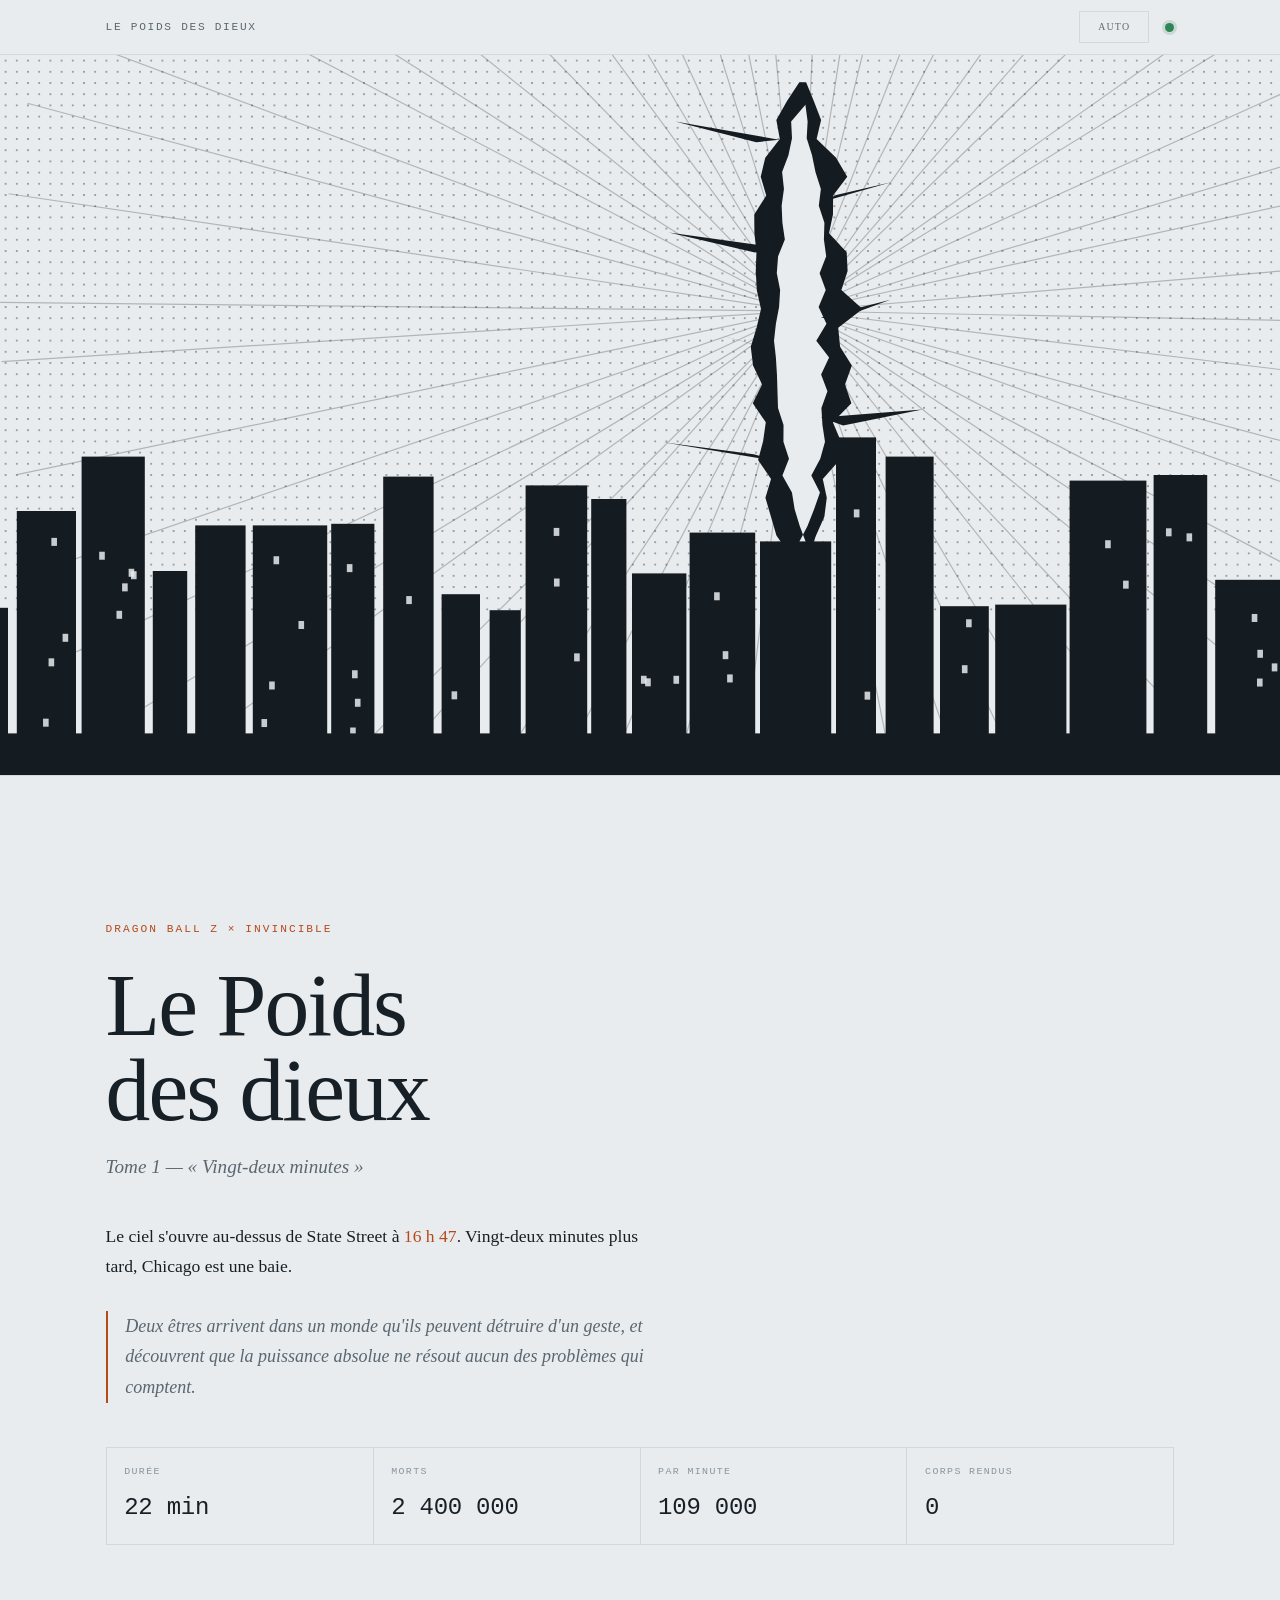
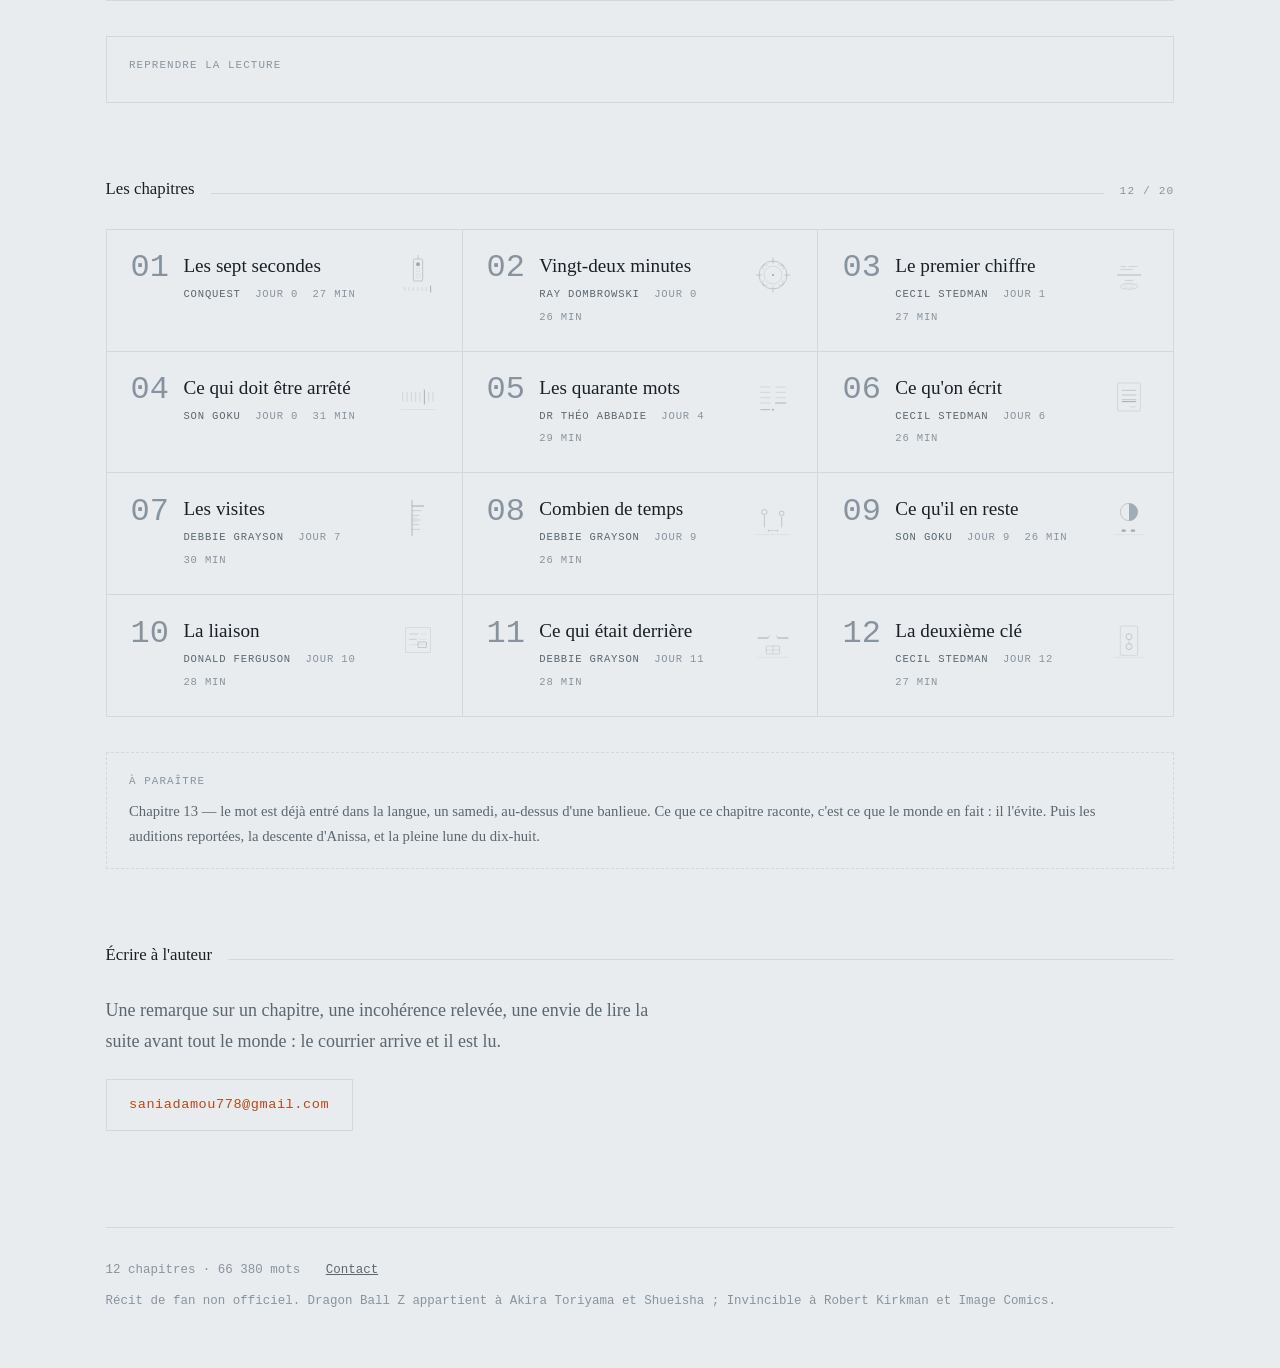
<file: docs/index.html>
<!doctype html>
<html lang="fr">
<head>
<meta charset="utf-8"/>
<meta name="viewport" content="width=device-width,initial-scale=1"/>
<title>Le Poids des dieux — Tome 1</title>
<meta name="description" content="Light novel. Le ciel s&#x27;ouvre au-dessus de Chicago à 16 h 47. Vingt-deux minutes plus tard, il n&#x27;y a plus de ville."/>
<link rel="canonical" href="https://saniadamou14.github.io/Confrontation/"/>
<link rel="icon" type="image/svg+xml" href="assets/favicon.svg"/>
<meta property="og:type" content="book"/>
<meta property="og:site_name" content="Le Poids des dieux"/>
<meta property="og:locale" content="fr_FR"/>
<meta property="og:title" content="Le Poids des dieux — Tome 1"/>
<meta property="og:description" content="Light novel. Le ciel s&#x27;ouvre au-dessus de Chicago à 16 h 47. Vingt-deux minutes plus tard, il n&#x27;y a plus de ville."/>
<meta property="og:url" content="https://saniadamou14.github.io/Confrontation/"/>
<meta property="og:image" content="https://saniadamou14.github.io/Confrontation/assets/og.png"/>
<meta property="og:image:width" content="1200"/>
<meta property="og:image:height" content="630"/>
<meta name="twitter:card" content="summary_large_image"/>
<meta name="twitter:title" content="Le Poids des dieux — Tome 1"/>
<meta name="twitter:description" content="Light novel. Le ciel s&#x27;ouvre au-dessus de Chicago à 16 h 47. Vingt-deux minutes plus tard, il n&#x27;y a plus de ville."/>
<meta name="twitter:image" content="https://saniadamou14.github.io/Confrontation/assets/og.png"/>
<meta name="theme-color" content="#0E1418" media="(prefers-color-scheme:dark)"/>
<meta name="theme-color" content="#E9ECEE" media="(prefers-color-scheme:light)"/>
<script>try{var t=localStorage.getItem('pdd:theme');
if(t&&t!=='auto')document.documentElement.setAttribute('data-theme',t);}catch(e){}</script>
<link rel="stylesheet" href="css/style.css"/>
</head>
<body>
<a class="evite" href="#contenu">Aller au contenu</a>
<div class="barre"><div class="enveloppe barre-i">
<a class="marque mono" href="index.html">Le Poids des dieux</a>
<span class="barre-titre mono"></span>
<button class="theme mono" id="theme" type="button"
  aria-label="Changer de thème">Auto</button>
<span class="lampe" title="State &amp; Madison — cycle de 64 secondes"></span>
</div><div class="jauge" id="jauge"></div></div>
<main id="contenu">
<div class="planche planche-hero"><svg xmlns="http://www.w3.org/2000/svg" viewBox="0 0 1600 900" preserveAspectRatio="xMidYMid slice" role="img"><defs><pattern id="t1" width="14" height="14" patternUnits="userSpaceOnUse"><circle cx="7" cy="7" r="1.1" fill="var(--pl-ink)"/></pattern><pattern id="t2" width="10" height="10" patternUnits="userSpaceOnUse"><circle cx="5" cy="5" r="1.5" fill="var(--pl-ink)"/></pattern><pattern id="t3" width="7" height="7" patternUnits="userSpaceOnUse"><circle cx="3.5" cy="3.5" r="1.8" fill="var(--pl-ink)"/></pattern><pattern id="hach" width="9" height="9" patternUnits="userSpaceOnUse" patternTransform="rotate(35)"><line x1="0" y1="0" x2="0" y2="9" stroke="var(--pl-ink)" stroke-width="1.6"/></pattern><linearGradient id="fondu" x1="0" y1="0" x2="0" y2="1"><stop offset="0" stop-color="var(--pl-ink)" stop-opacity="0"/><stop offset="1" stop-color="var(--pl-ink)" stop-opacity="1"/></linearGradient></defs><rect width="100%" height="100%" fill="var(--pl-paper)"/><rect x="0" y="0" width="1600" height="700" fill="url(#t1)" opacity="0.55"/><line x1="1000" y1="320" x2="1999.81" y2="339.429" stroke="var(--pl-ink)" stroke-width="1.5" opacity="0.26"/><line x1="1000" y1="320" x2="1992.66" y2="440.954" stroke="var(--pl-ink)" stroke-width="1.5" opacity="0.26"/><line x1="1000" y1="320" x2="1965.5" y2="580.418" stroke="var(--pl-ink)" stroke-width="1.5" opacity="0.26"/><line x1="1000" y1="320" x2="1942.44" y2="654.378" stroke="var(--pl-ink)" stroke-width="1.5" opacity="0.26"/><line x1="1000" y1="320" x2="1886.56" y2="782.623" stroke="var(--pl-ink)" stroke-width="1.5" opacity="0.26"/><line x1="1000" y1="320" x2="1834.85" y2="870.48" stroke="var(--pl-ink)" stroke-width="1.5" opacity="0.26"/><line x1="1000" y1="320" x2="1779.66" y2="946.206" stroke="var(--pl-ink)" stroke-width="1.5" opacity="0.26"/><line x1="1000" y1="320" x2="1685.25" y2="1048.3" stroke="var(--pl-ink)" stroke-width="1.5" opacity="0.26"/><line x1="1000" y1="320" x2="1621.73" y2="1103.23" stroke="var(--pl-ink)" stroke-width="1.5" opacity="0.26"/><line x1="1000" y1="320" x2="1509.82" y2="1180.28" stroke="var(--pl-ink)" stroke-width="1.5" opacity="0.26"/><line x1="1000" y1="320" x2="1430.1" y2="1222.78" stroke="var(--pl-ink)" stroke-width="1.5" opacity="0.26"/><line x1="1000" y1="320" x2="1325.14" y2="1265.67" stroke="var(--pl-ink)" stroke-width="1.5" opacity="0.26"/><line x1="1000" y1="320" x2="1197.62" y2="1300.28" stroke="var(--pl-ink)" stroke-width="1.5" opacity="0.26"/><line x1="1000" y1="320" x2="1062.55" y2="1318.04" stroke="var(--pl-ink)" stroke-width="1.5" opacity="0.26"/><line x1="1000" y1="320" x2="992.573" y2="1319.97" stroke="var(--pl-ink)" stroke-width="1.5" opacity="0.26"/><line x1="1000" y1="320" x2="874.737" y2="1312.12" stroke="var(--pl-ink)" stroke-width="1.5" opacity="0.26"/><line x1="1000" y1="320" x2="740.945" y2="1285.86" stroke="var(--pl-ink)" stroke-width="1.5" opacity="0.26"/><line x1="1000" y1="320" x2="616.614" y2="1243.59" stroke="var(--pl-ink)" stroke-width="1.5" opacity="0.26"/><line x1="1000" y1="320" x2="535.187" y2="1205.41" stroke="var(--pl-ink)" stroke-width="1.5" opacity="0.26"/><line x1="1000" y1="320" x2="447.969" y2="1153.82" stroke="var(--pl-ink)" stroke-width="1.5" opacity="0.26"/><line x1="1000" y1="320" x2="331.811" y2="1063.99" stroke="var(--pl-ink)" stroke-width="1.5" opacity="0.26"/><line x1="1000" y1="320" x2="290.921" y2="1025.13" stroke="var(--pl-ink)" stroke-width="1.5" opacity="0.26"/><line x1="1000" y1="320" x2="187.106" y2="902.412" stroke="var(--pl-ink)" stroke-width="1.5" opacity="0.26"/><line x1="1000" y1="320" x2="144.16" y2="837.241" stroke="var(--pl-ink)" stroke-width="1.5" opacity="0.26"/><line x1="1000" y1="320" x2="95.3105" y2="746.071" stroke="var(--pl-ink)" stroke-width="1.5" opacity="0.26"/><line x1="1000" y1="320" x2="53.8068" y2="643.602" stroke="var(--pl-ink)" stroke-width="1.5" opacity="0.26"/><line x1="1000" y1="320" x2="21.1212" y2="524.441" stroke="var(--pl-ink)" stroke-width="1.5" opacity="0.26"/><line x1="1000" y1="320" x2="1.99865" y2="383.193" stroke="var(--pl-ink)" stroke-width="1.5" opacity="0.26"/><line x1="1000" y1="320" x2="0.0587623" y2="309.159" stroke="var(--pl-ink)" stroke-width="1.5" opacity="0.26"/><line x1="1000" y1="320" x2="10.7987" y2="173.437" stroke="var(--pl-ink)" stroke-width="1.5" opacity="0.26"/><line x1="1000" y1="320" x2="34.3158" y2="60.2808" stroke="var(--pl-ink)" stroke-width="1.5" opacity="0.26"/><line x1="1000" y1="320" x2="63.7303" y2="-31.2821" stroke="var(--pl-ink)" stroke-width="1.5" opacity="0.26"/><line x1="1000" y1="320" x2="113.773" y2="-143.251" stroke="var(--pl-ink)" stroke-width="1.5" opacity="0.26"/><line x1="1000" y1="320" x2="155.284" y2="-215.216" stroke="var(--pl-ink)" stroke-width="1.5" opacity="0.26"/><line x1="1000" y1="320" x2="220.401" y2="-306.279" stroke="var(--pl-ink)" stroke-width="1.5" opacity="0.26"/><line x1="1000" y1="320" x2="301.683" y2="-395.788" stroke="var(--pl-ink)" stroke-width="1.5" opacity="0.26"/><line x1="1000" y1="320" x2="408.936" y2="-486.624" stroke="var(--pl-ink)" stroke-width="1.5" opacity="0.26"/><line x1="1000" y1="320" x2="489.861" y2="-540.092" stroke="var(--pl-ink)" stroke-width="1.5" opacity="0.26"/><line x1="1000" y1="320" x2="583.171" y2="-588.985" stroke="var(--pl-ink)" stroke-width="1.5" opacity="0.26"/><line x1="1000" y1="320" x2="703.077" y2="-634.901" stroke="var(--pl-ink)" stroke-width="1.5" opacity="0.26"/><line x1="1000" y1="320" x2="804.064" y2="-660.617" stroke="var(--pl-ink)" stroke-width="1.5" opacity="0.26"/><line x1="1000" y1="320" x2="905.922" y2="-675.565" stroke="var(--pl-ink)" stroke-width="1.5" opacity="0.26"/><line x1="1000" y1="320" x2="1047.64" y2="-678.865" stroke="var(--pl-ink)" stroke-width="1.5" opacity="0.26"/><line x1="1000" y1="320" x2="1153.53" y2="-668.145" stroke="var(--pl-ink)" stroke-width="1.5" opacity="0.26"/><line x1="1000" y1="320" x2="1236.77" y2="-651.565" stroke="var(--pl-ink)" stroke-width="1.5" opacity="0.26"/><line x1="1000" y1="320" x2="1362.6" y2="-611.943" stroke="var(--pl-ink)" stroke-width="1.5" opacity="0.26"/><line x1="1000" y1="320" x2="1462.05" y2="-566.853" stroke="var(--pl-ink)" stroke-width="1.5" opacity="0.26"/><line x1="1000" y1="320" x2="1575.73" y2="-497.637" stroke="var(--pl-ink)" stroke-width="1.5" opacity="0.26"/><line x1="1000" y1="320" x2="1657.1" y2="-433.806" stroke="var(--pl-ink)" stroke-width="1.5" opacity="0.26"/><line x1="1000" y1="320" x2="1719.21" y2="-374.789" stroke="var(--pl-ink)" stroke-width="1.5" opacity="0.26"/><line x1="1000" y1="320" x2="1817.12" y2="-256.462" stroke="var(--pl-ink)" stroke-width="1.5" opacity="0.26"/><line x1="1000" y1="320" x2="1850.47" y2="-206.025" stroke="var(--pl-ink)" stroke-width="1.5" opacity="0.26"/><line x1="1000" y1="320" x2="1911.57" y2="-91.1511" stroke="var(--pl-ink)" stroke-width="1.5" opacity="0.26"/><line x1="1000" y1="320" x2="1957.91" y2="32.9213" stroke="var(--pl-ink)" stroke-width="1.5" opacity="0.26"/><line x1="1000" y1="320" x2="1976.92" y2="106.374" stroke="var(--pl-ink)" stroke-width="1.5" opacity="0.26"/><line x1="1000" y1="320" x2="1996.57" y2="237.228" stroke="var(--pl-ink)" stroke-width="1.5" opacity="0.26"/><path d="M999.143 34 L983.76 57.6154 L970.424 81.2308 L974.776 104.846 L956.567 128.462 L950.907 152.077 L957.812 175.692 L942.805 199.308 L943.023 222.923 L945.565 246.538 L944.711 270.154 L945.975 293.769 L951.22 317.385 L945.741 341 L938.465 364.615 L941.258 388.231 L952.611 411.846 L940.989 435.462 L957.246 459.077 L953.865 482.692 L947.61 506.308 L963.798 529.923 L956.754 553.538 L963.7 577.154 L970.533 600.769 L986.965 624.385 L994.832 648 L1008.48 648 L1011.2 624.385 L1020.03 600.769 L1030.46 577.154 L1033.48 553.538 L1028.48 529.923 L1049.55 506.308 L1051.07 482.692 L1041.08 459.077 L1064.28 435.462 L1056.3 411.846 L1064.78 388.231 L1050.12 364.615 L1047.78 341 L1078.17 317.385 L1051.74 293.769 L1059.53 270.154 L1058.35 246.538 L1036.31 222.923 L1041.22 199.308 L1041.39 175.692 L1059.06 152.077 L1045.13 128.462 L1020.77 104.846 L1026.38 81.2308 L1017.26 57.6154 L1007.64 34 Z" fill="var(--pl-ink)"/><path d="M1007.1 62 L988.923 83.0769 L989.999 104.154 L985.56 125.231 L977.643 146.308 L979.927 167.385 L977.053 188.462 L978.001 209.538 L981.062 230.615 L972.604 251.692 L970.997 272.769 L975.158 293.846 L973.844 314.923 L969.881 336 L967.507 357.077 L969.85 378.154 L971.194 399.231 L971.837 420.308 L972.514 441.385 L979.417 462.462 L979.291 483.538 L986.218 504.615 L978.017 525.692 L989.94 546.769 L993.298 567.846 L999.779 588.923 L1007.69 610 L998.32 610 L1009.24 588.923 L1017.6 567.846 L1024.94 546.769 L1014.15 525.692 L1025.31 504.615 L1031.24 483.538 L1028.04 462.462 L1026.77 441.385 L1034.27 420.308 L1026.36 399.231 L1036.38 378.154 L1020.34 357.077 L1033.09 336 L1023.26 314.923 L1032.16 293.846 L1024.5 272.769 L1032.75 251.692 L1029.88 230.615 L1030.5 209.538 L1023.51 188.462 L1026.07 167.385 L1019.31 146.308 L1015.03 125.231 L1008.38 104.154 L1009.54 83.0769 L1006.71 62 Z" fill="var(--pl-paper)"/><path d="M974 106 l-130 -23 l101.4 26 z" fill="var(--pl-ink)"/><path d="M1026 184 l88 -25 l-68.64 16 z" fill="var(--pl-ink)"/><path d="M974 241 l-138 -19 l107.64 25 z" fill="var(--pl-ink)"/><path d="M1026 328 l87 -22 l-67.86 25 z" fill="var(--pl-ink)"/><path d="M974 371 l-77 -22 l60.06 17 z" fill="var(--pl-ink)"/><path d="M1026 453 l127 -10 l-99.06 20 z" fill="var(--pl-ink)"/><path d="M974 508 l-145 -24 l113.1 15 z" fill="var(--pl-ink)"/><rect x="-30" y="691" width="40" height="209" fill="var(--pl-ink)"/><rect x="21" y="570" width="74" height="330" fill="var(--pl-ink)"/><rect x="60.7185" y="754.17" width="7" height="10" fill="var(--pl-paper)" opacity=".85"/><rect x="53.8103" y="829.591" width="7" height="10" fill="var(--pl-paper)" opacity=".85"/><rect x="78.2341" y="723.489" width="7" height="10" fill="var(--pl-paper)" opacity=".85"/><rect x="64.2076" y="603.594" width="7" height="10" fill="var(--pl-paper)" opacity=".85"/><rect x="102" y="502" width="79" height="398" fill="var(--pl-ink)"/><rect x="160.787" y="642.228" width="7" height="10" fill="var(--pl-paper)" opacity=".85"/><rect x="163.736" y="645.256" width="7" height="10" fill="var(--pl-paper)" opacity=".85"/><rect x="145.601" y="694.742" width="7" height="10" fill="var(--pl-paper)" opacity=".85"/><rect x="124.001" y="620.901" width="7" height="10" fill="var(--pl-paper)" opacity=".85"/><rect x="152.61" y="660.447" width="7" height="10" fill="var(--pl-paper)" opacity=".85"/><rect x="191" y="645" width="43" height="255" fill="var(--pl-ink)"/><rect x="244" y="588" width="63" height="312" fill="var(--pl-ink)"/><rect x="316" y="588" width="93" height="312" fill="var(--pl-ink)"/><rect x="373.108" y="707.48" width="7" height="10" fill="var(--pl-paper)" opacity=".85"/><rect x="341.922" y="626.572" width="7" height="10" fill="var(--pl-paper)" opacity=".85"/><rect x="336.44" y="783.117" width="7" height="10" fill="var(--pl-paper)" opacity=".85"/><rect x="326.832" y="830.057" width="7" height="10" fill="var(--pl-paper)" opacity=".85"/><rect x="414" y="586" width="54" height="314" fill="var(--pl-ink)"/><rect x="440.038" y="769.089" width="7" height="10" fill="var(--pl-paper)" opacity=".85"/><rect x="433.558" y="636.385" width="7" height="10" fill="var(--pl-paper)" opacity=".85"/><rect x="449.776" y="862.361" width="7" height="10" fill="var(--pl-paper)" opacity=".85"/><rect x="443.649" y="804.701" width="7" height="10" fill="var(--pl-paper)" opacity=".85"/><rect x="437.699" y="840.648" width="7" height="10" fill="var(--pl-paper)" opacity=".85"/><rect x="479" y="527" width="63" height="373" fill="var(--pl-ink)"/><rect x="507.779" y="676.347" width="7" height="10" fill="var(--pl-paper)" opacity=".85"/><rect x="496.434" y="870.894" width="7" height="10" fill="var(--pl-paper)" opacity=".85"/><rect x="552" y="674" width="48" height="226" fill="var(--pl-ink)"/><rect x="564.457" y="795.422" width="7" height="10" fill="var(--pl-paper)" opacity=".85"/><rect x="574.879" y="866.504" width="7" height="10" fill="var(--pl-paper)" opacity=".85"/><rect x="612" y="694" width="39" height="206" fill="var(--pl-ink)"/><rect x="657" y="538" width="77" height="362" fill="var(--pl-ink)"/><rect x="717.64" y="747.934" width="7" height="10" fill="var(--pl-paper)" opacity=".85"/><rect x="692.13" y="591.144" width="7" height="10" fill="var(--pl-paper)" opacity=".85"/><rect x="692.868" y="868.859" width="7" height="10" fill="var(--pl-paper)" opacity=".85"/><rect x="692.461" y="654.416" width="7" height="10" fill="var(--pl-paper)" opacity=".85"/><rect x="739" y="555" width="44" height="345" fill="var(--pl-ink)"/><rect x="790" y="648" width="68" height="252" fill="var(--pl-ink)"/><rect x="841.843" y="775.991" width="7" height="10" fill="var(--pl-paper)" opacity=".85"/><rect x="806.451" y="779.153" width="7" height="10" fill="var(--pl-paper)" opacity=".85"/><rect x="801.19" y="775.959" width="7" height="10" fill="var(--pl-paper)" opacity=".85"/><rect x="862" y="597" width="82" height="303" fill="var(--pl-ink)"/><rect x="892.63" y="671.594" width="7" height="10" fill="var(--pl-paper)" opacity=".85"/><rect x="903.411" y="745.209" width="7" height="10" fill="var(--pl-paper)" opacity=".85"/><rect x="908.914" y="774.279" width="7" height="10" fill="var(--pl-paper)" opacity=".85"/><rect x="950" y="608" width="89" height="292" fill="var(--pl-ink)"/><rect x="1045" y="478" width="50" height="422" fill="var(--pl-ink)"/><rect x="1080.73" y="795.824" width="7" height="10" fill="var(--pl-paper)" opacity=".85"/><rect x="1067.28" y="567.972" width="7" height="10" fill="var(--pl-paper)" opacity=".85"/><rect x="1107" y="502" width="60" height="398" fill="var(--pl-ink)"/><rect x="1175" y="689" width="61" height="211" fill="var(--pl-ink)"/><rect x="1202.39" y="762.753" width="7" height="10" fill="var(--pl-paper)" opacity=".85"/><rect x="1202.86" y="873.478" width="7" height="10" fill="var(--pl-paper)" opacity=".85"/><rect x="1207.58" y="705.326" width="7" height="10" fill="var(--pl-paper)" opacity=".85"/><rect x="1244" y="687" width="89" height="213" fill="var(--pl-ink)"/><rect x="1337" y="532" width="96" height="368" fill="var(--pl-ink)"/><rect x="1381.42" y="606.555" width="7" height="10" fill="var(--pl-paper)" opacity=".85"/><rect x="1403.82" y="657.066" width="7" height="10" fill="var(--pl-paper)" opacity=".85"/><rect x="1404.66" y="866.704" width="7" height="10" fill="var(--pl-paper)" opacity=".85"/><rect x="1442" y="525" width="67" height="375" fill="var(--pl-ink)"/><rect x="1483.17" y="597.951" width="7" height="10" fill="var(--pl-paper)" opacity=".85"/><rect x="1457.46" y="591.635" width="7" height="10" fill="var(--pl-paper)" opacity=".85"/><rect x="1519" y="656" width="89" height="244" fill="var(--pl-ink)"/><rect x="1571.72" y="743.483" width="7" height="10" fill="var(--pl-paper)" opacity=".85"/><rect x="1564.66" y="698.721" width="7" height="10" fill="var(--pl-paper)" opacity=".85"/><rect x="1529.93" y="870.062" width="7" height="10" fill="var(--pl-paper)" opacity=".85"/><rect x="1571.23" y="779.423" width="7" height="10" fill="var(--pl-paper)" opacity=".85"/><rect x="1589.69" y="760.497" width="7" height="10" fill="var(--pl-paper)" opacity=".85"/><rect x="1614" y="622" width="90" height="278" fill="var(--pl-ink)"/><rect x="1643.34" y="695.248" width="7" height="10" fill="var(--pl-paper)" opacity=".85"/><rect x="1662.7" y="699.729" width="7" height="10" fill="var(--pl-paper)" opacity=".85"/><rect x="1651.65" y="669.196" width="7" height="10" fill="var(--pl-paper)" opacity=".85"/><rect x="0" y="848" width="1600" height="52" fill="var(--pl-ink)"/></svg></div>
<div class="enveloppe">
<header class="masthead">
<p class="eyebrow mono">Dragon Ball Z × Invincible</p>
<h1>Le Poids<br/>des dieux</h1>
<p class="tome">Tome 1 — « Vingt-deux minutes »</p>
<p class="pitch">Le ciel s'ouvre au-dessus de State Street à <strong>16 h 47</strong>.
Vingt-deux minutes plus tard, Chicago est une baie.</p>
<p class="these">Deux êtres arrivent dans un monde qu'ils peuvent détruire d'un geste,
et découvrent que la puissance absolue ne résout aucun des problèmes qui comptent.</p>
<dl class="compteurs">
<div class="compteur"><dt class="mono">Durée</dt><dd class="mono">22 min</dd></div>
<div class="compteur"><dt class="mono">Morts</dt><dd class="mono">2 400 000</dd></div>
<div class="compteur"><dt class="mono">Par minute</dt><dd class="mono">109 000</dd></div>
<div class="compteur"><dt class="mono">Corps rendus</dt><dd class="mono">0</dd></div>
</dl>
</header>

<a class="avenir" id="reprise" href="#" hidden>
<span class="mono">Reprendre la lecture</span><span class="rep-titre"></span></a>

<div class="section-titre"><h2>Les chapitres</h2><span class="fil"></span>
<span class="compte mono">12 / 20</span></div>

<div class="grille"><a class="carte" href="chapitres/01-les-sept-secondes.html"><span class="num mono">01</span><span class="corps"><h3>Les sept secondes</h3><span class="meta mono"><span class="focal">Conquest</span><span>Jour 0</span><span>27 min</span></span></span><span class="embleme"><svg viewBox="0 0 120 120" fill="none" stroke="currentColor" stroke-width="1.5" aria-hidden="true">
<rect x="46" y="12" width="28" height="66" rx="4"/><line x1="60" y1="0" x2="60" y2="12"/>
<circle cx="60" cy="28" r="6" fill="currentColor" stroke="none" opacity=".9"/>
<circle cx="60" cy="45" r="6" opacity=".35"/><circle cx="60" cy="62" r="6" opacity=".35"/>
<g opacity=".55"><line x1="20" y1="96" x2="20" y2="108"/><line x1="33" y1="96" x2="33" y2="108"/>
<line x1="46" y1="96" x2="46" y2="108"/><line x1="59" y1="96" x2="59" y2="108"/>
<line x1="72" y1="96" x2="72" y2="108"/><line x1="85" y1="96" x2="85" y2="108"/></g>
<line x1="98" y1="92" x2="98" y2="112" stroke-width="2.5"/></svg></span></a>
<a class="carte" href="chapitres/02-vingt-deux-minutes.html"><span class="num mono">02</span><span class="corps"><h3>Vingt-deux minutes</h3><span class="meta mono"><span class="focal">Ray Dombrowski</span><span>Jour 0</span><span>26 min</span></span></span><span class="embleme"><svg viewBox="0 0 120 120" fill="none" stroke="currentColor" stroke-width="1.5" aria-hidden="true">
<circle cx="60" cy="60" r="42"/><circle cx="60" cy="60" r="27" opacity=".5"/>
<line x1="60" y1="8" x2="60" y2="26"/><line x1="60" y1="94" x2="60" y2="112"/>
<line x1="8" y1="60" x2="26" y2="60"/><line x1="94" y1="60" x2="112" y2="60"/>
<path d="M30 30 L44 30 M30 30 L30 44 M90 30 L76 30 M90 30 L90 44" opacity=".7"/>
<path d="M30 90 L44 90 M30 90 L30 76 M90 90 L76 90 M90 90 L90 76" opacity=".7"/>
<circle cx="60" cy="60" r="3" fill="currentColor" stroke="none"/></svg></span></a>
<a class="carte" href="chapitres/03-le-premier-chiffre.html"><span class="num mono">03</span><span class="corps"><h3>Le premier chiffre</h3><span class="meta mono"><span class="focal">Cecil Stedman</span><span>Jour 1</span><span>27 min</span></span></span><span class="embleme"><svg viewBox="0 0 120 120" fill="none" stroke="currentColor" stroke-width="1.5" aria-hidden="true">
<line x1="24" y1="60" x2="96" y2="60" stroke-width="2"/>
<g opacity=".8"><line x1="34" y1="34" x2="52" y2="34"/><line x1="58" y1="34" x2="86" y2="34"/>
<line x1="34" y1="44" x2="72" y2="44"/></g>
<g opacity=".8"><line x1="48" y1="76" x2="72" y2="76"/></g>
<ellipse cx="60" cy="94" rx="26" ry="9" opacity=".55"/><ellipse cx="60" cy="94" rx="16" ry="5" opacity=".3"/></svg></span></a>
<a class="carte" href="chapitres/04-ce-qui-doit-etre-arrete.html"><span class="num mono">04</span><span class="corps"><h3>Ce qui doit être arrêté</h3><span class="meta mono"><span class="focal">Son Goku</span><span>Jour 0</span><span>31 min</span></span></span><span class="embleme"><svg viewBox="0 0 120 120" fill="none" stroke="currentColor" stroke-width="1.5" aria-hidden="true">
<g opacity=".65"><line x1="14" y1="46" x2="14" y2="74"/><line x1="27" y1="46" x2="27" y2="74"/>
<line x1="40" y1="46" x2="40" y2="74"/><line x1="53" y1="46" x2="53" y2="74"/>
<line x1="66" y1="46" x2="66" y2="74"/></g>
<line x1="79" y1="38" x2="79" y2="82" stroke-width="2.5"/>
<g opacity=".65"><line x1="92" y1="46" x2="92" y2="74"/><line x1="105" y1="46" x2="105" y2="74"/></g>
<line x1="8" y1="98" x2="112" y2="98" opacity=".4"/></svg></span></a>
<a class="carte" href="chapitres/05-les-quarante-mots.html"><span class="num mono">05</span><span class="corps"><h3>Les quarante mots</h3><span class="meta mono"><span class="focal">Dr Théo Abbadie</span><span>Jour 4</span><span>29 min</span></span></span><span class="embleme"><svg viewBox="0 0 120 120" fill="none" stroke="currentColor" stroke-width="1.3" aria-hidden="true">
<g opacity=".7">
<line x1="22" y1="30" x2="52" y2="30"/><line x1="68" y1="30" x2="98" y2="30"/>
<line x1="22" y1="46" x2="52" y2="46"/><line x1="68" y1="46" x2="98" y2="46"/>
<line x1="22" y1="62" x2="52" y2="62"/><line x1="68" y1="62" x2="98" y2="62"/>
<line x1="22" y1="78" x2="52" y2="78"/></g>
<g><line x1="68" y1="78" x2="98" y2="78" opacity=".25"/><line x1="66" y1="78" x2="100" y2="78" stroke-width="2"/></g>
<line x1="22" y1="98" x2="52" y2="98" stroke-width="2"/><circle cx="60" cy="98" r="2.5" fill="currentColor" stroke="none"/></svg></span></a>
<a class="carte" href="chapitres/06-ce-quon-ecrit.html"><span class="num mono">06</span><span class="corps"><h3>Ce qu'on écrit</h3><span class="meta mono"><span class="focal">Cecil Stedman</span><span>Jour 6</span><span>26 min</span></span></span><span class="embleme"><svg viewBox="0 0 120 120" fill="none" stroke="currentColor" stroke-width="1.5" aria-hidden="true">
<rect x="26" y="18" width="68" height="84" rx="3" opacity=".55"/>
<line x1="38" y1="40" x2="82" y2="40"/><line x1="38" y1="54" x2="82" y2="54"/>
<line x1="38" y1="68" x2="82" y2="68"/><line x1="38" y1="74" x2="82" y2="74" stroke-width="2.5"/>
<path d="M62 88 q10 6 20 0" opacity=".6"/></svg></span></a>
<a class="carte" href="chapitres/07-les-visites.html"><span class="num mono">07</span><span class="corps"><h3>Les visites</h3><span class="meta mono"><span class="focal">Debbie Grayson</span><span>Jour 7</span><span>30 min</span></span></span><span class="embleme"><svg viewBox="0 0 120 120" fill="none" stroke="currentColor" stroke-width="1.5" aria-hidden="true">
<line x1="42" y1="6" x2="42" y2="114" stroke-width="2"/>
<g opacity=".75"><line x1="42" y1="94" x2="66" y2="94"/><line x1="42" y1="80" x2="64" y2="80"/>
<line x1="42" y1="66" x2="68" y2="66"/><line x1="42" y1="52" x2="65" y2="52"/>
<line x1="42" y1="38" x2="70" y2="38"/></g>
<line x1="42" y1="24" x2="78" y2="24" stroke-width="2.5"/>
<g opacity=".45"><line x1="42" y1="72" x2="58" y2="72"/><line x1="42" y1="60" x2="58" y2="60"/></g></svg></span></a>
<a class="carte" href="chapitres/08-combien-de-temps.html"><span class="num mono">08</span><span class="corps"><h3>Combien de temps</h3><span class="meta mono"><span class="focal">Debbie Grayson</span><span>Jour 9</span><span>26 min</span></span></span><span class="embleme"><svg viewBox="0 0 120 120" fill="none" stroke="currentColor" stroke-width="1.5" aria-hidden="true">
<line x1="34" y1="52" x2="34" y2="88"/><circle cx="34" cy="42" r="8"/>
<line x1="86" y1="56" x2="86" y2="88"/><circle cx="86" cy="46" r="7"/>
<line x1="46" y1="98" x2="74" y2="98" opacity=".7"/>
<line x1="46" y1="94" x2="46" y2="102" opacity=".7"/><line x1="74" y1="94" x2="74" y2="102" opacity=".7"/>
<line x1="8" y1="110" x2="112" y2="110" opacity=".35"/></svg></span></a>
<a class="carte" href="chapitres/09-ce-quil-en-reste.html"><span class="num mono">09</span><span class="corps"><h3>Ce qu'il en reste</h3><span class="meta mono"><span class="focal">Son Goku</span><span>Jour 9</span><span>26 min</span></span></span><span class="embleme"><svg viewBox="0 0 120 120" fill="none" stroke="currentColor" stroke-width="1.5" aria-hidden="true">
<circle cx="60" cy="42" r="26"/><path d="M60 16 a26 26 0 0 1 0 52 z" fill="currentColor" stroke="none" opacity=".85"/>
<ellipse cx="44" cy="98" rx="7" ry="4" fill="currentColor" stroke="none" opacity=".8"/>
<ellipse cx="72" cy="98" rx="7" ry="4" fill="currentColor" stroke="none" opacity=".8"/>
<line x1="14" y1="110" x2="106" y2="110" opacity=".3"/></svg></span></a>
<a class="carte" href="chapitres/10-la-liaison.html"><span class="num mono">10</span><span class="corps"><h3>La liaison</h3><span class="meta mono"><span class="focal">Donald Ferguson</span><span>Jour 10</span><span>28 min</span></span></span><span class="embleme"><svg viewBox="0 0 120 120" fill="none" stroke="currentColor" stroke-width="1.5" aria-hidden="true">
<rect x="22" y="22" width="76" height="76" rx="3" opacity=".55"/>
<line x1="34" y1="42" x2="60" y2="42" opacity=".8"/><line x1="68" y1="42" x2="86" y2="42" opacity=".35"/>
<line x1="34" y1="58" x2="56" y2="58" opacity=".8"/><line x1="64" y1="58" x2="86" y2="58" opacity=".35"/>
<line x1="34" y1="74" x2="86" y2="74" opacity=".35"/>
<rect x="60" y="66" width="26" height="16" opacity=".9"/></svg></span></a>
<a class="carte" href="chapitres/11-ce-qui-etait-derriere.html"><span class="num mono">11</span><span class="corps"><h3>Ce qui était derrière</h3><span class="meta mono"><span class="focal">Debbie Grayson</span><span>Jour 11</span><span>28 min</span></span></span><span class="embleme"><svg viewBox="0 0 120 120" fill="none" stroke="currentColor" stroke-width="1.5" aria-hidden="true">
<path d="M14 54 L46 54 M74 54 L106 54" stroke-width="2.5"/>
<path d="M46 54 L51 45 M74 54 L69 45" opacity=".6"/>
<rect x="40" y="78" width="40" height="24" rx="2" opacity=".7"/>
<line x1="60" y1="78" x2="60" y2="102" opacity=".5"/><line x1="40" y1="90" x2="80" y2="90" opacity=".5"/>
<line x1="14" y1="112" x2="106" y2="112" opacity=".3"/></svg></span></a>
<a class="carte" href="chapitres/12-la-deuxieme-cle.html"><span class="num mono">12</span><span class="corps"><h3>La deuxième clé</h3><span class="meta mono"><span class="focal">Cecil Stedman</span><span>Jour 12</span><span>27 min</span></span></span><span class="embleme"><svg viewBox="0 0 120 120" fill="none" stroke="currentColor" stroke-width="1.5" aria-hidden="true">
<rect x="34" y="18" width="52" height="88" rx="3" opacity=".5"/>
<circle cx="60" cy="50" r="9"/><circle cx="60" cy="80" r="9"/>
<line x1="60" y1="59" x2="60" y2="71" opacity=".7"/>
<line x1="14" y1="112" x2="106" y2="112" opacity=".3"/></svg></span></a></div>

<div class="avenir"><span class="mono">À paraître</span>
Chapitre 13 — le mot est déjà entré dans la langue, un samedi, au-dessus d'une banlieue. Ce que ce chapitre raconte, c'est ce que le monde en fait : il l'évite.
Puis les auditions reportées, la descente d'Anissa, et la pleine lune du dix-huit.</div>

<section id="contact" class="contact">
<div class="section-titre"><h2>Écrire à l'auteur</h2><span class="fil"></span></div>
<p class="contact-txt">Une remarque sur un chapitre, une incohérence relevée, une envie de
lire la suite avant tout le monde : le courrier arrive et il est lu.</p>
<a class="contact-lien mono" id="courriel" href="#" data-c="c2FuaWFkYW1vdTc3OEBnbWFpbC5jb20="
   rel="nofollow">écrire à l'auteur</a>
</section>

<footer class="pied mono">
<span>12 chapitres · 66 380 mots</span>
<span><a href="index.html#contact">Contact</a></span>
<span>Récit de fan non officiel. Dragon Ball Z appartient à Akira Toriyama et Shueisha ;
Invincible à Robert Kirkman et Image Comics.</span>
</footer>

</div></main>
<script type="application/ld+json">{"@context": "https://schema.org", "@type": "Book", "name": "Le Poids des dieux", "inLanguage": "fr", "description": "Light novel. Le ciel s'ouvre au-dessus de Chicago à 16 h 47. Vingt-deux minutes plus tard, il n'y a plus de ville.", "url": "https://saniadamou14.github.io/Confrontation/", "numberOfPages": 12, "genre": ["Light novel", "Science-fiction", "Fan fiction"], "hasPart": [{"@type": "Chapter", "name": "Les sept secondes", "position": 1, "url": "https://saniadamou14.github.io/Confrontation/chapitres/01-les-sept-secondes.html"}, {"@type": "Chapter", "name": "Vingt-deux minutes", "position": 2, "url": "https://saniadamou14.github.io/Confrontation/chapitres/02-vingt-deux-minutes.html"}, {"@type": "Chapter", "name": "Le premier chiffre", "position": 3, "url": "https://saniadamou14.github.io/Confrontation/chapitres/03-le-premier-chiffre.html"}, {"@type": "Chapter", "name": "Ce qui doit être arrêté", "position": 4, "url": "https://saniadamou14.github.io/Confrontation/chapitres/04-ce-qui-doit-etre-arrete.html"}, {"@type": "Chapter", "name": "Les quarante mots", "position": 5, "url": "https://saniadamou14.github.io/Confrontation/chapitres/05-les-quarante-mots.html"}, {"@type": "Chapter", "name": "Ce qu'on écrit", "position": 6, "url": "https://saniadamou14.github.io/Confrontation/chapitres/06-ce-quon-ecrit.html"}, {"@type": "Chapter", "name": "Les visites", "position": 7, "url": "https://saniadamou14.github.io/Confrontation/chapitres/07-les-visites.html"}, {"@type": "Chapter", "name": "Combien de temps", "position": 8, "url": "https://saniadamou14.github.io/Confrontation/chapitres/08-combien-de-temps.html"}, {"@type": "Chapter", "name": "Ce qu'il en reste", "position": 9, "url": "https://saniadamou14.github.io/Confrontation/chapitres/09-ce-quil-en-reste.html"}, {"@type": "Chapter", "name": "La liaison", "position": 10, "url": "https://saniadamou14.github.io/Confrontation/chapitres/10-la-liaison.html"}, {"@type": "Chapter", "name": "Ce qui était derrière", "position": 11, "url": "https://saniadamou14.github.io/Confrontation/chapitres/11-ce-qui-etait-derriere.html"}, {"@type": "Chapter", "name": "La deuxième clé", "position": 12, "url": "https://saniadamou14.github.io/Confrontation/chapitres/12-la-deuxieme-cle.html"}]}</script>
<script src="js/main.js" defer></script>
</body></html>
</file>
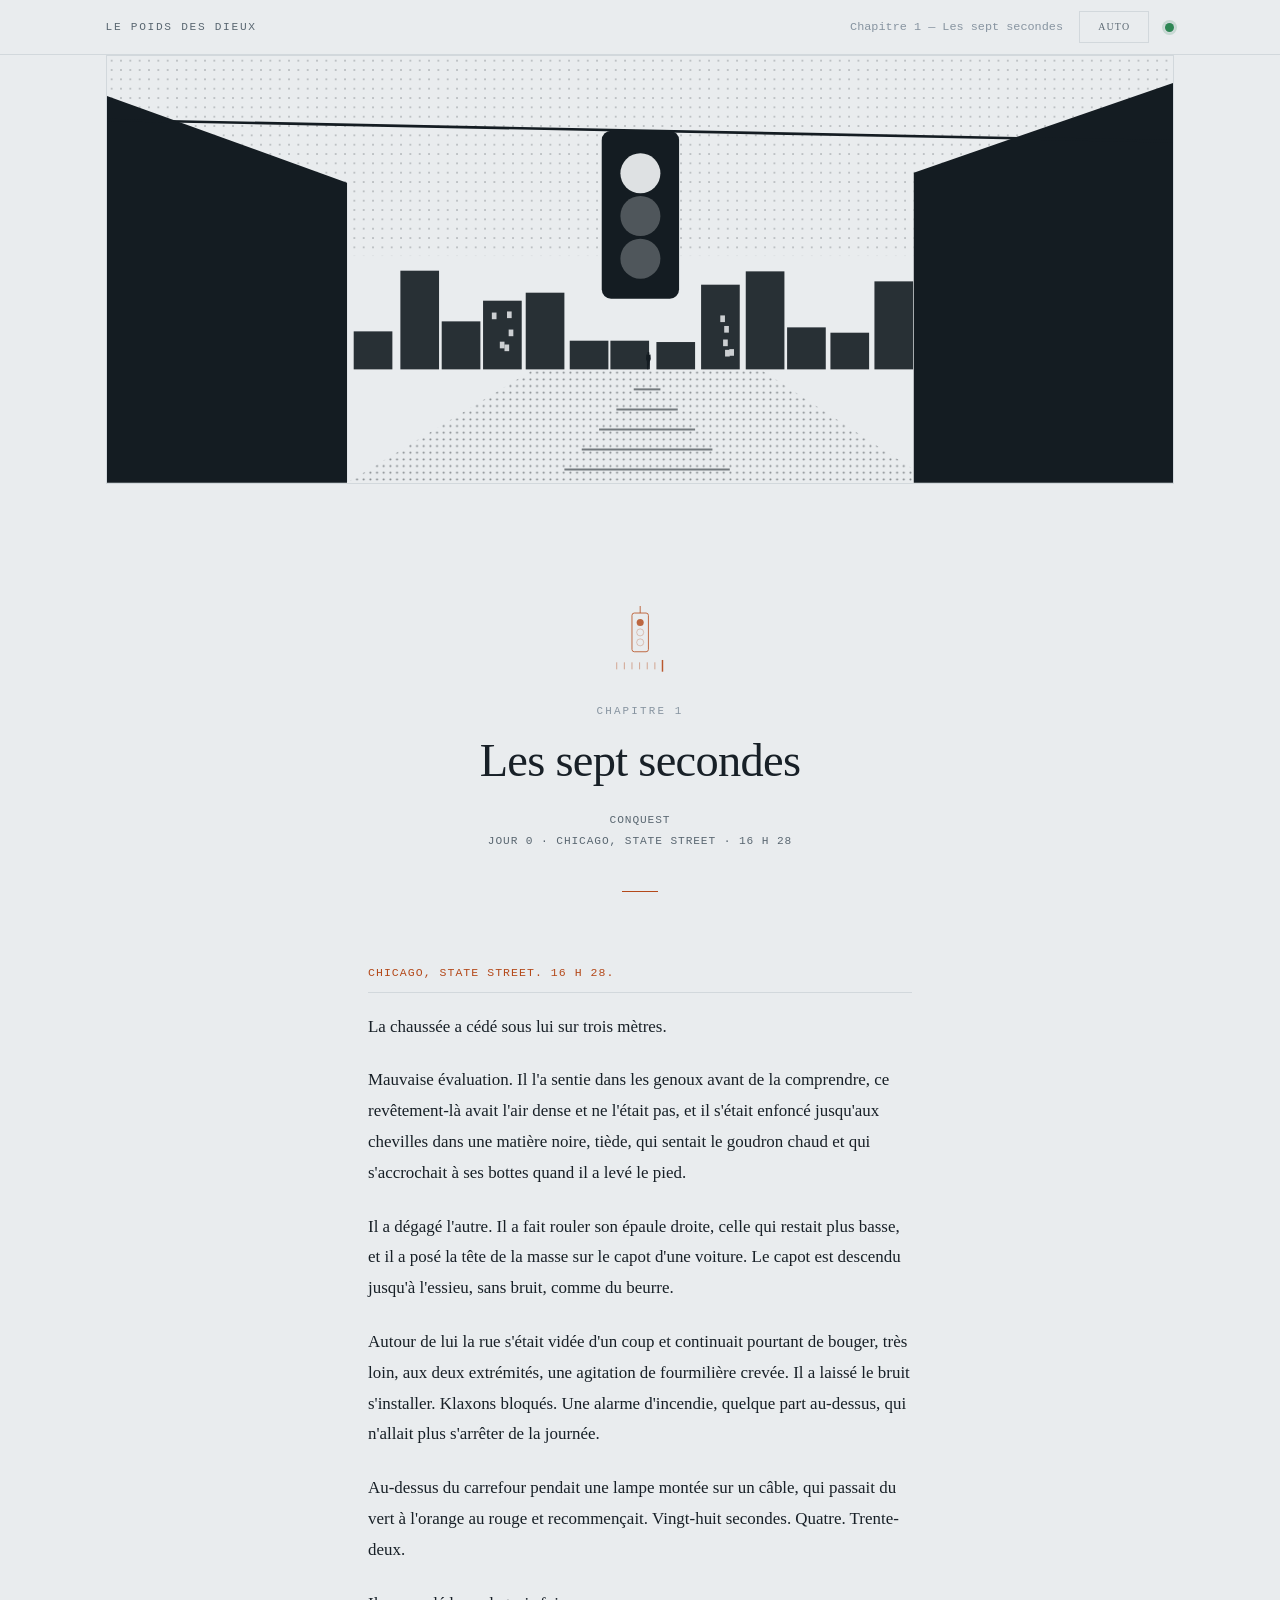
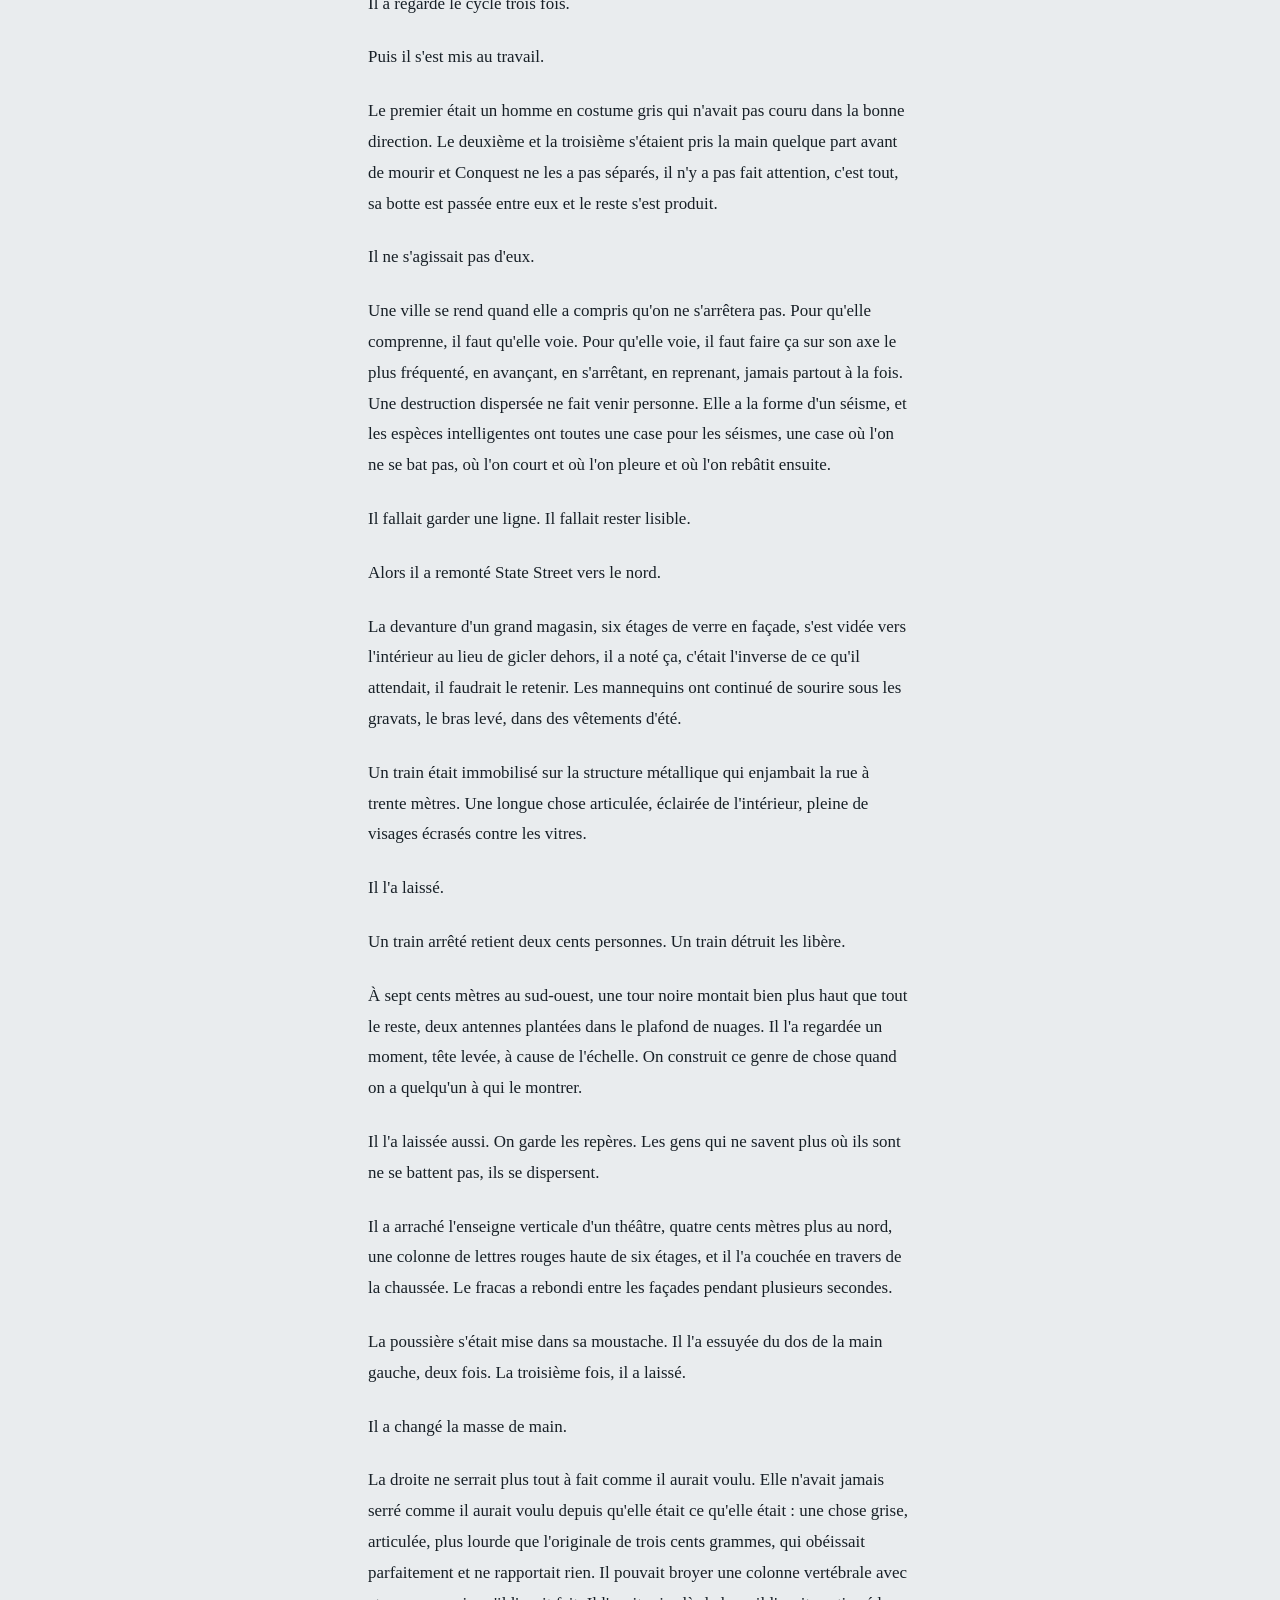
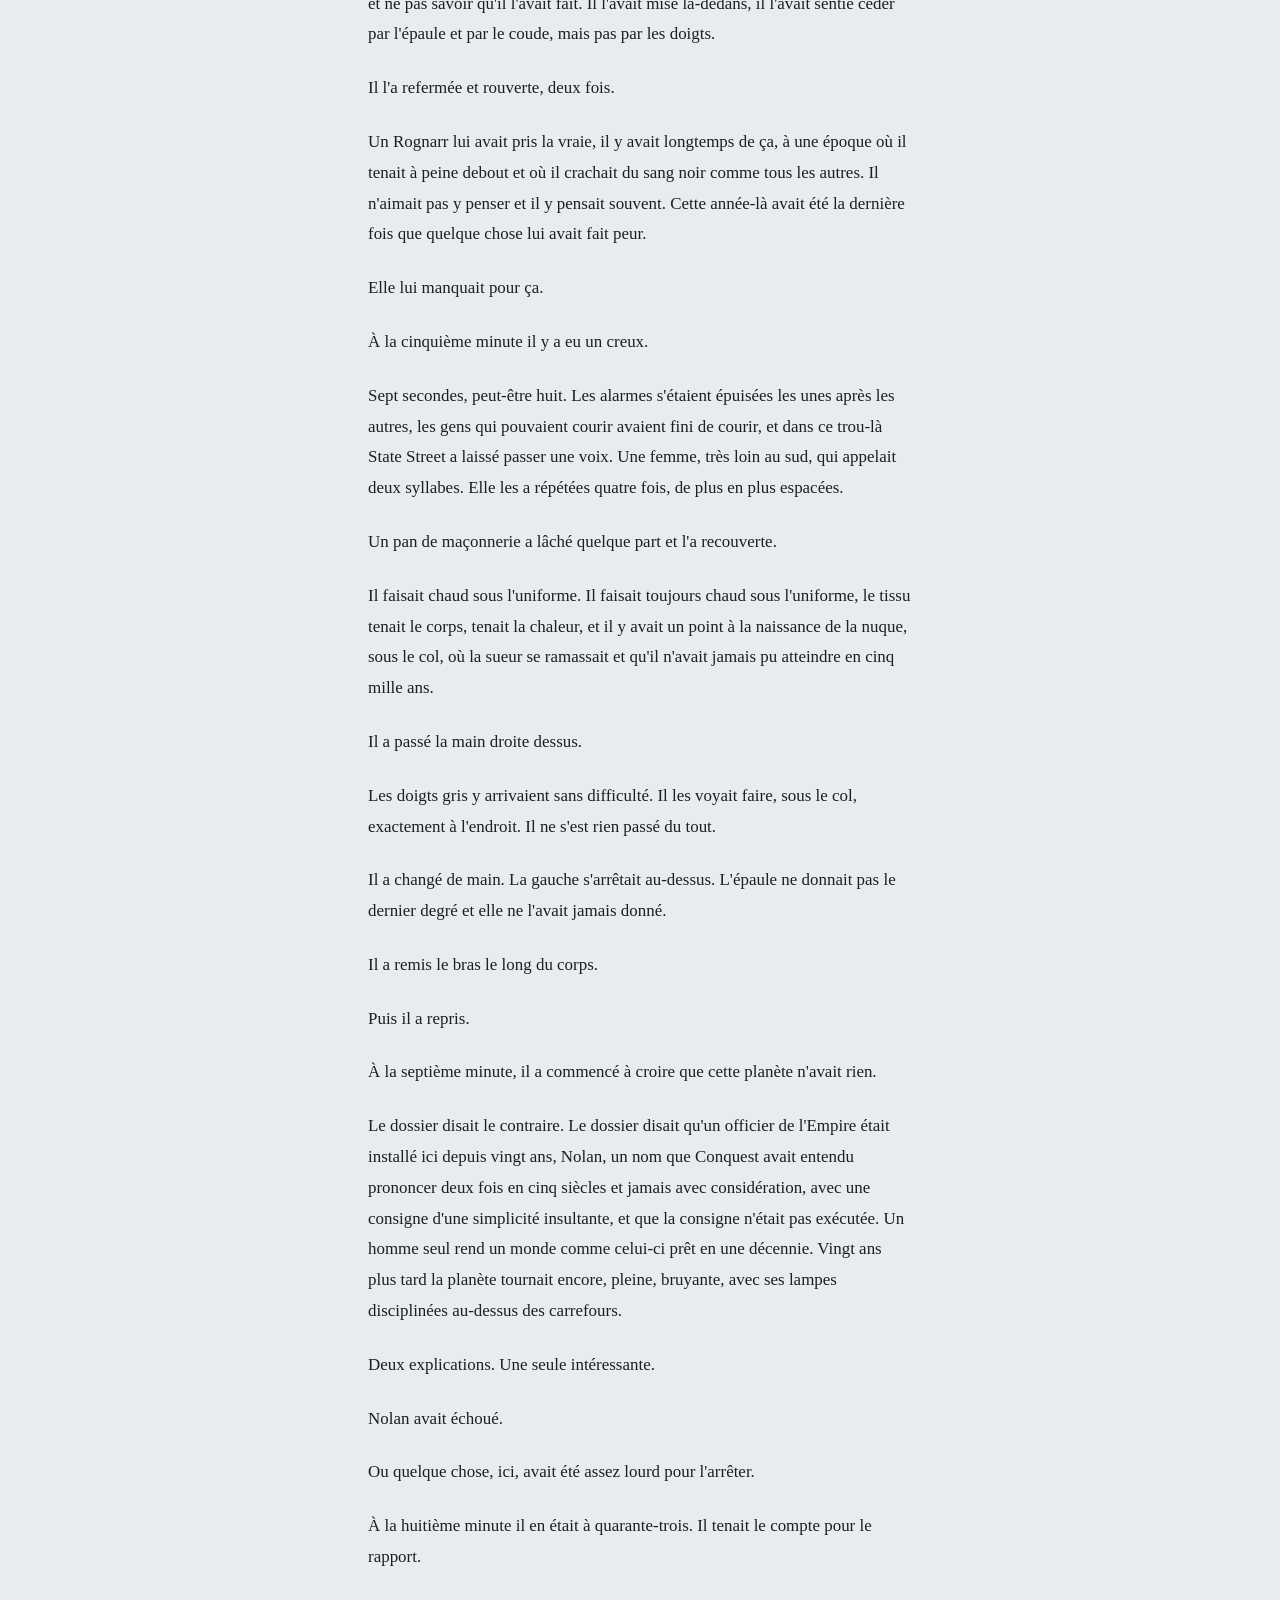
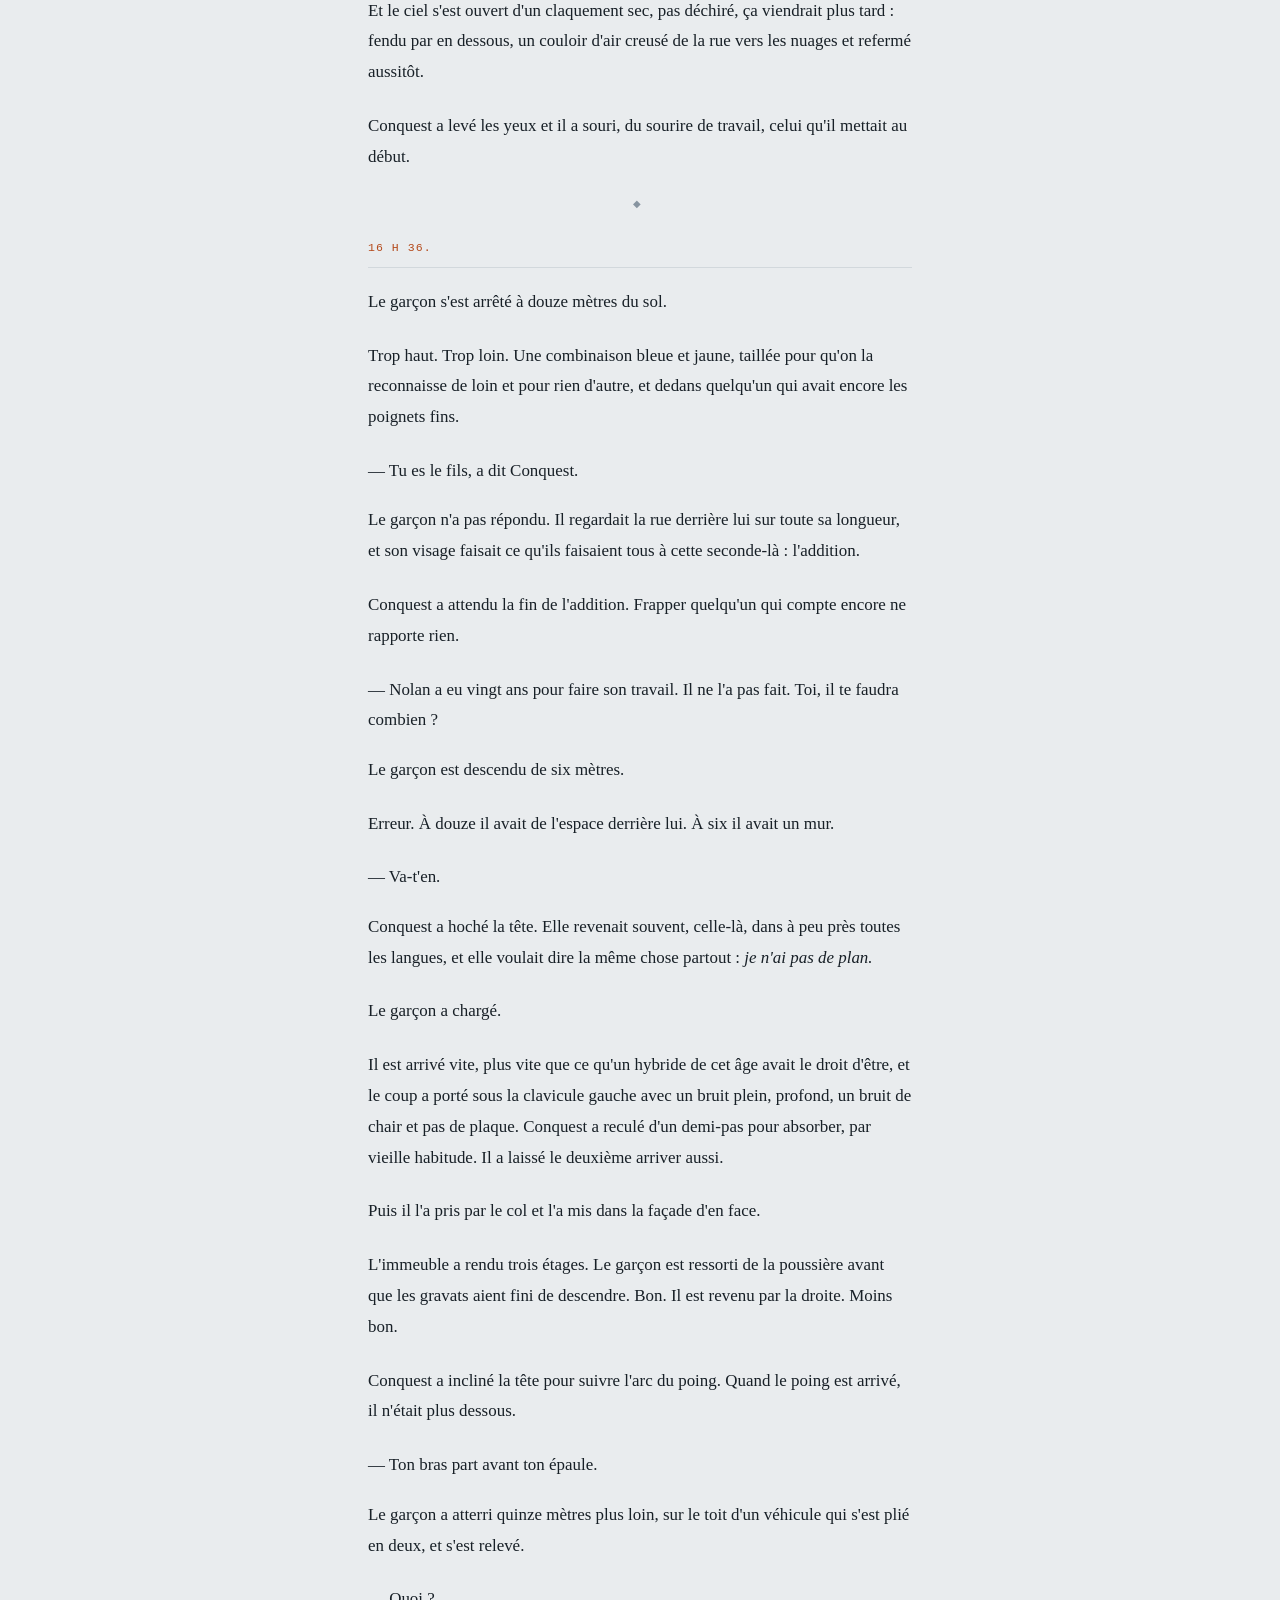
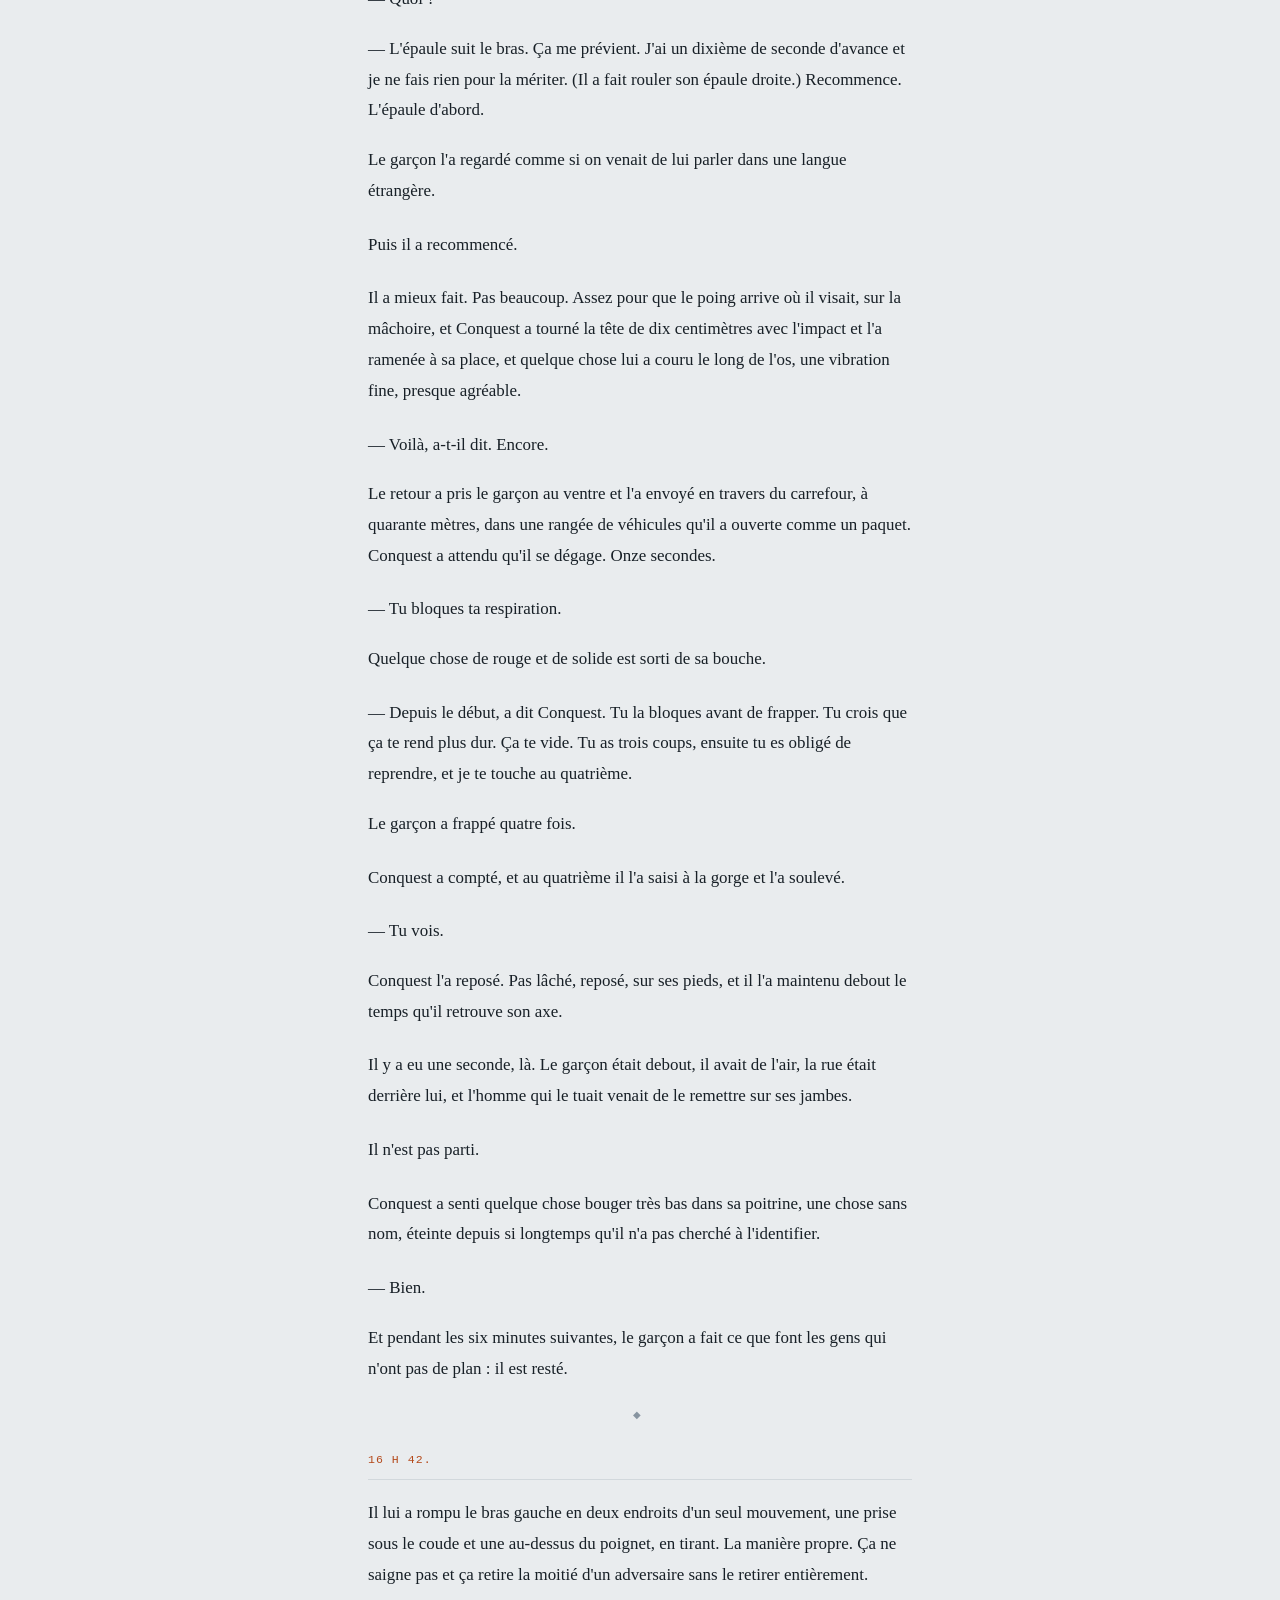
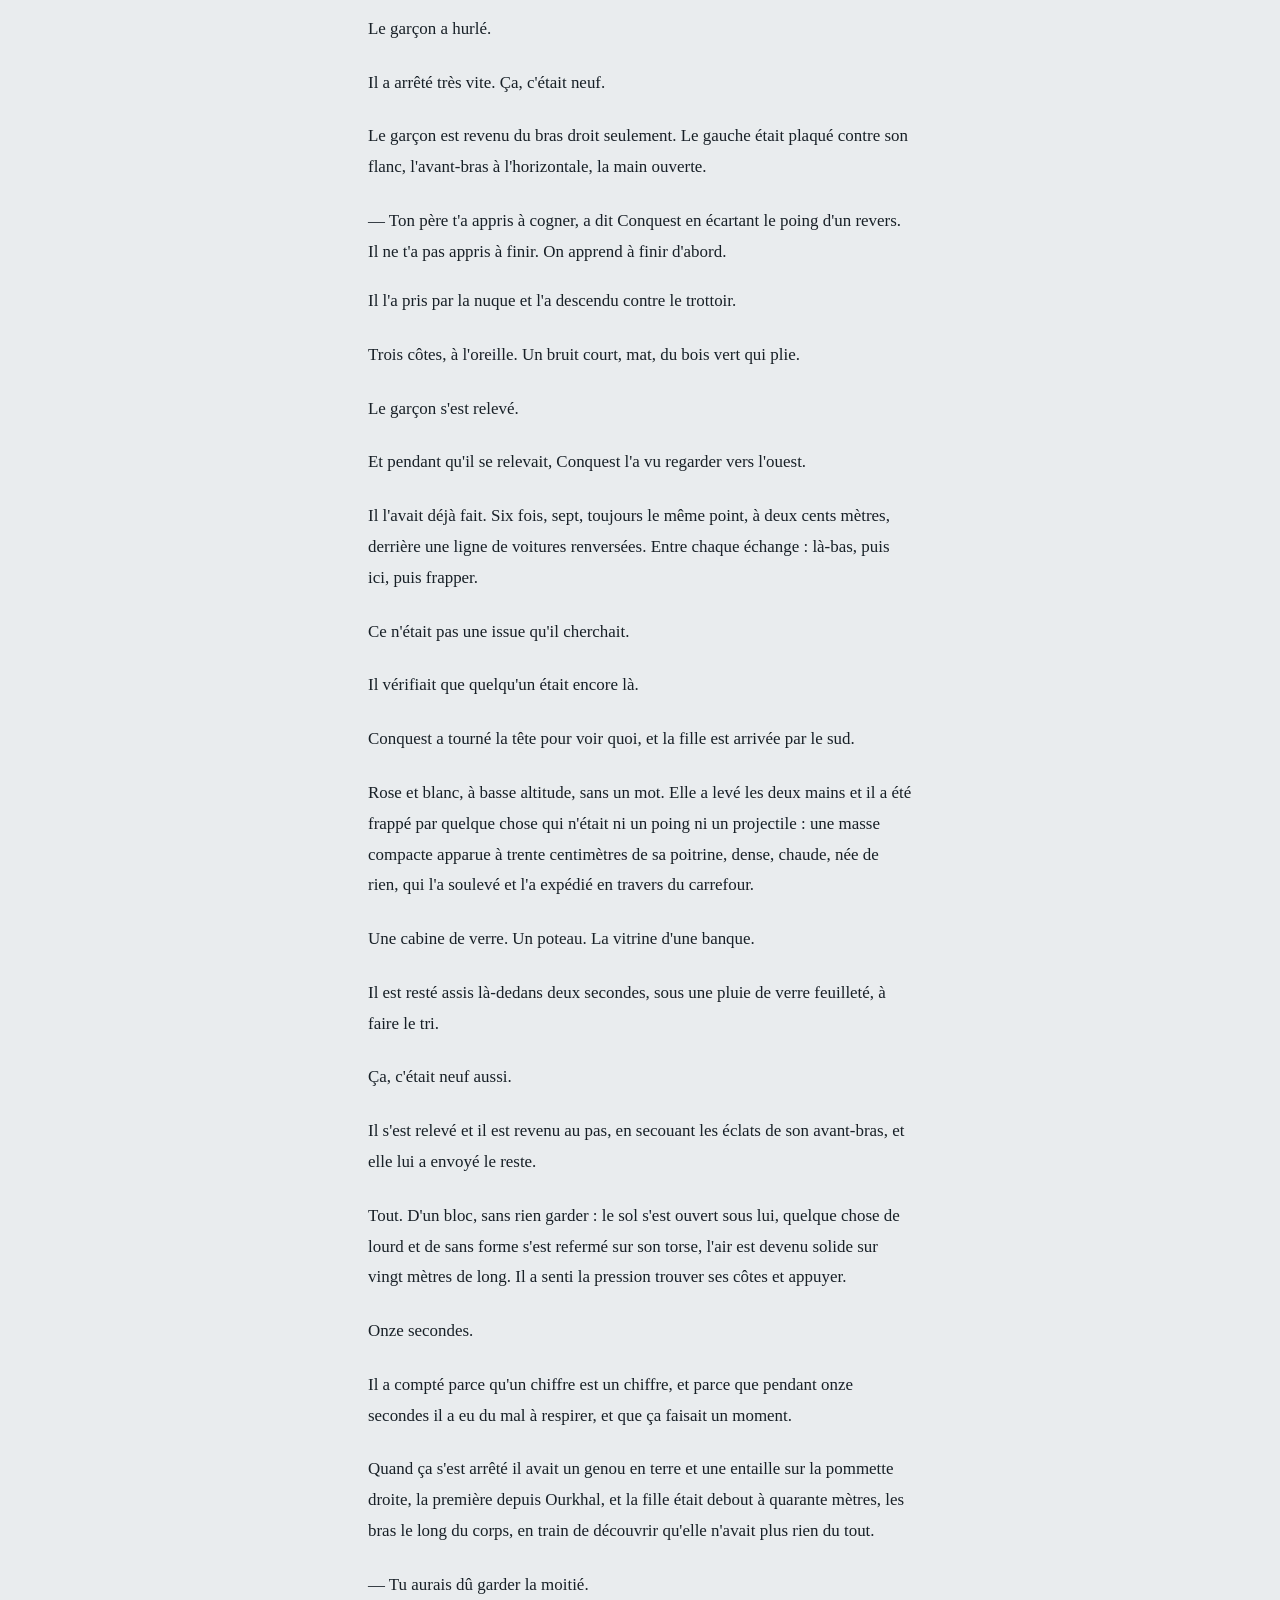
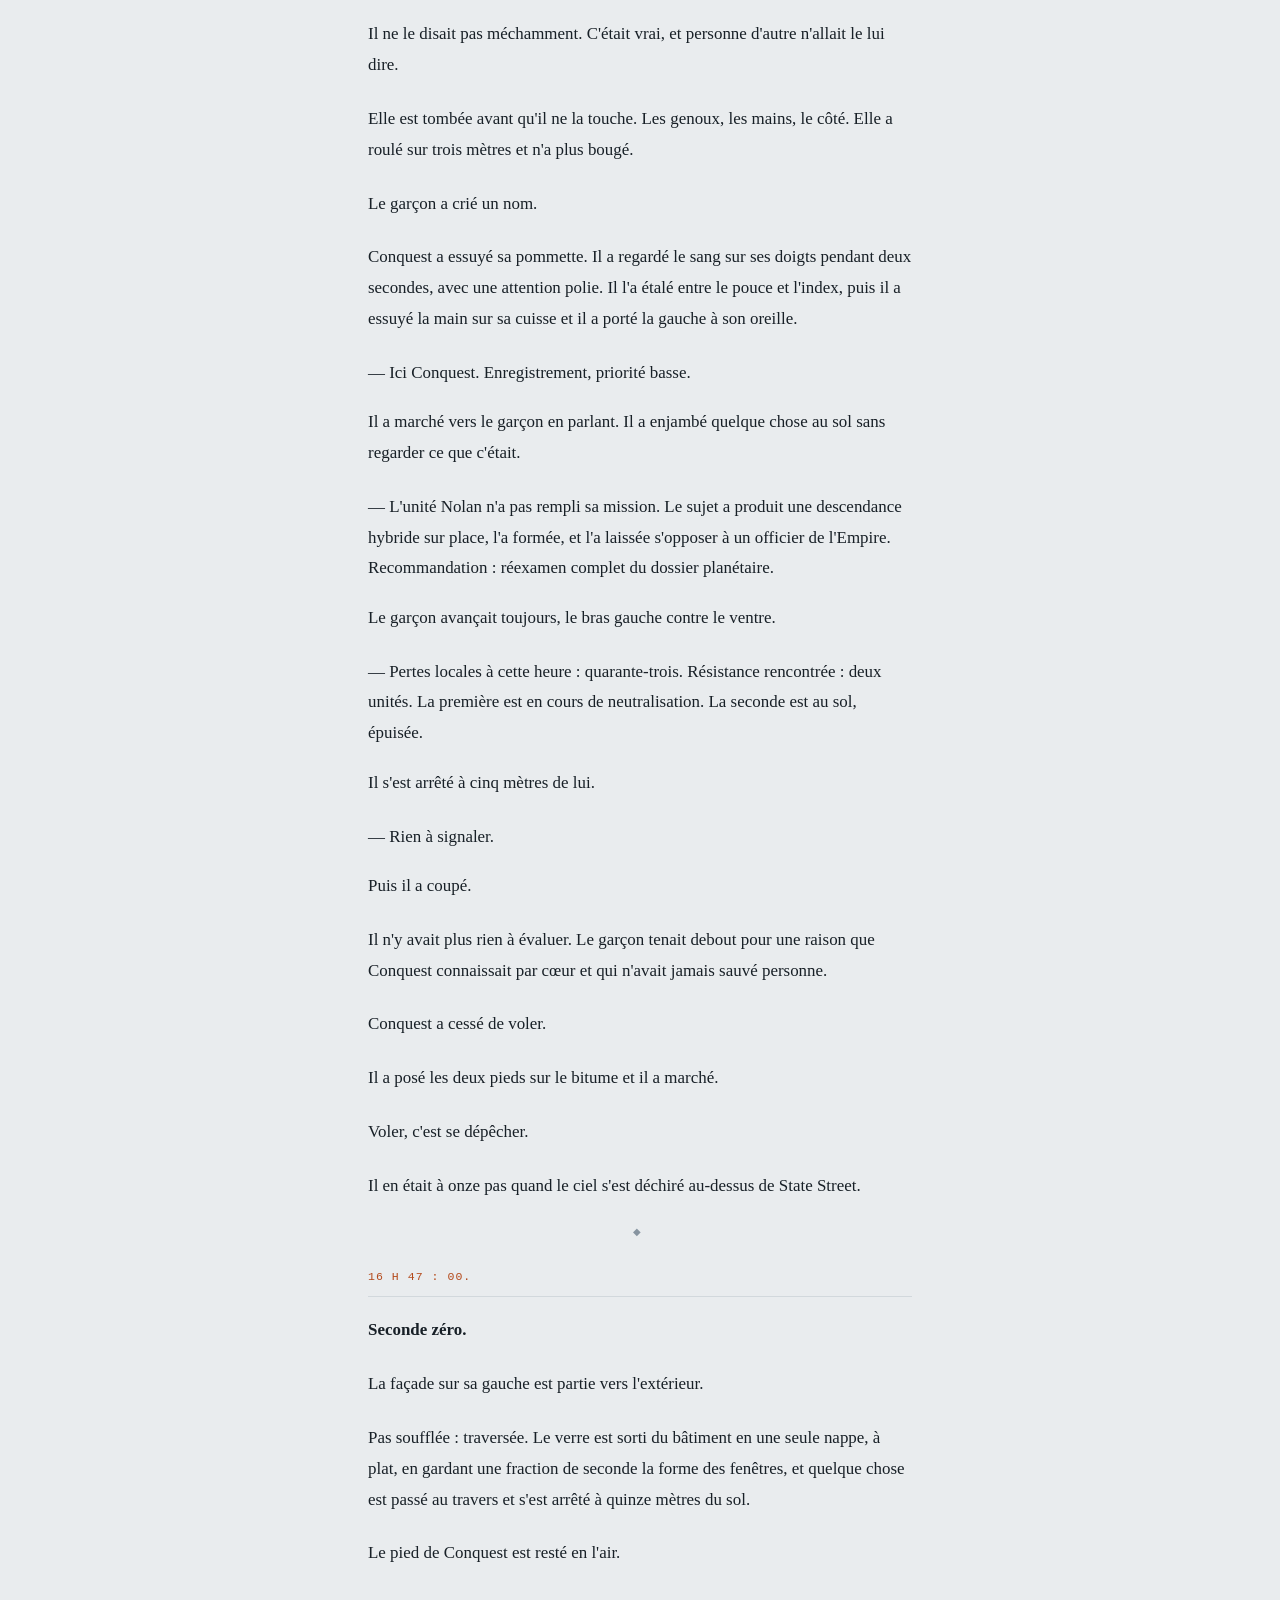
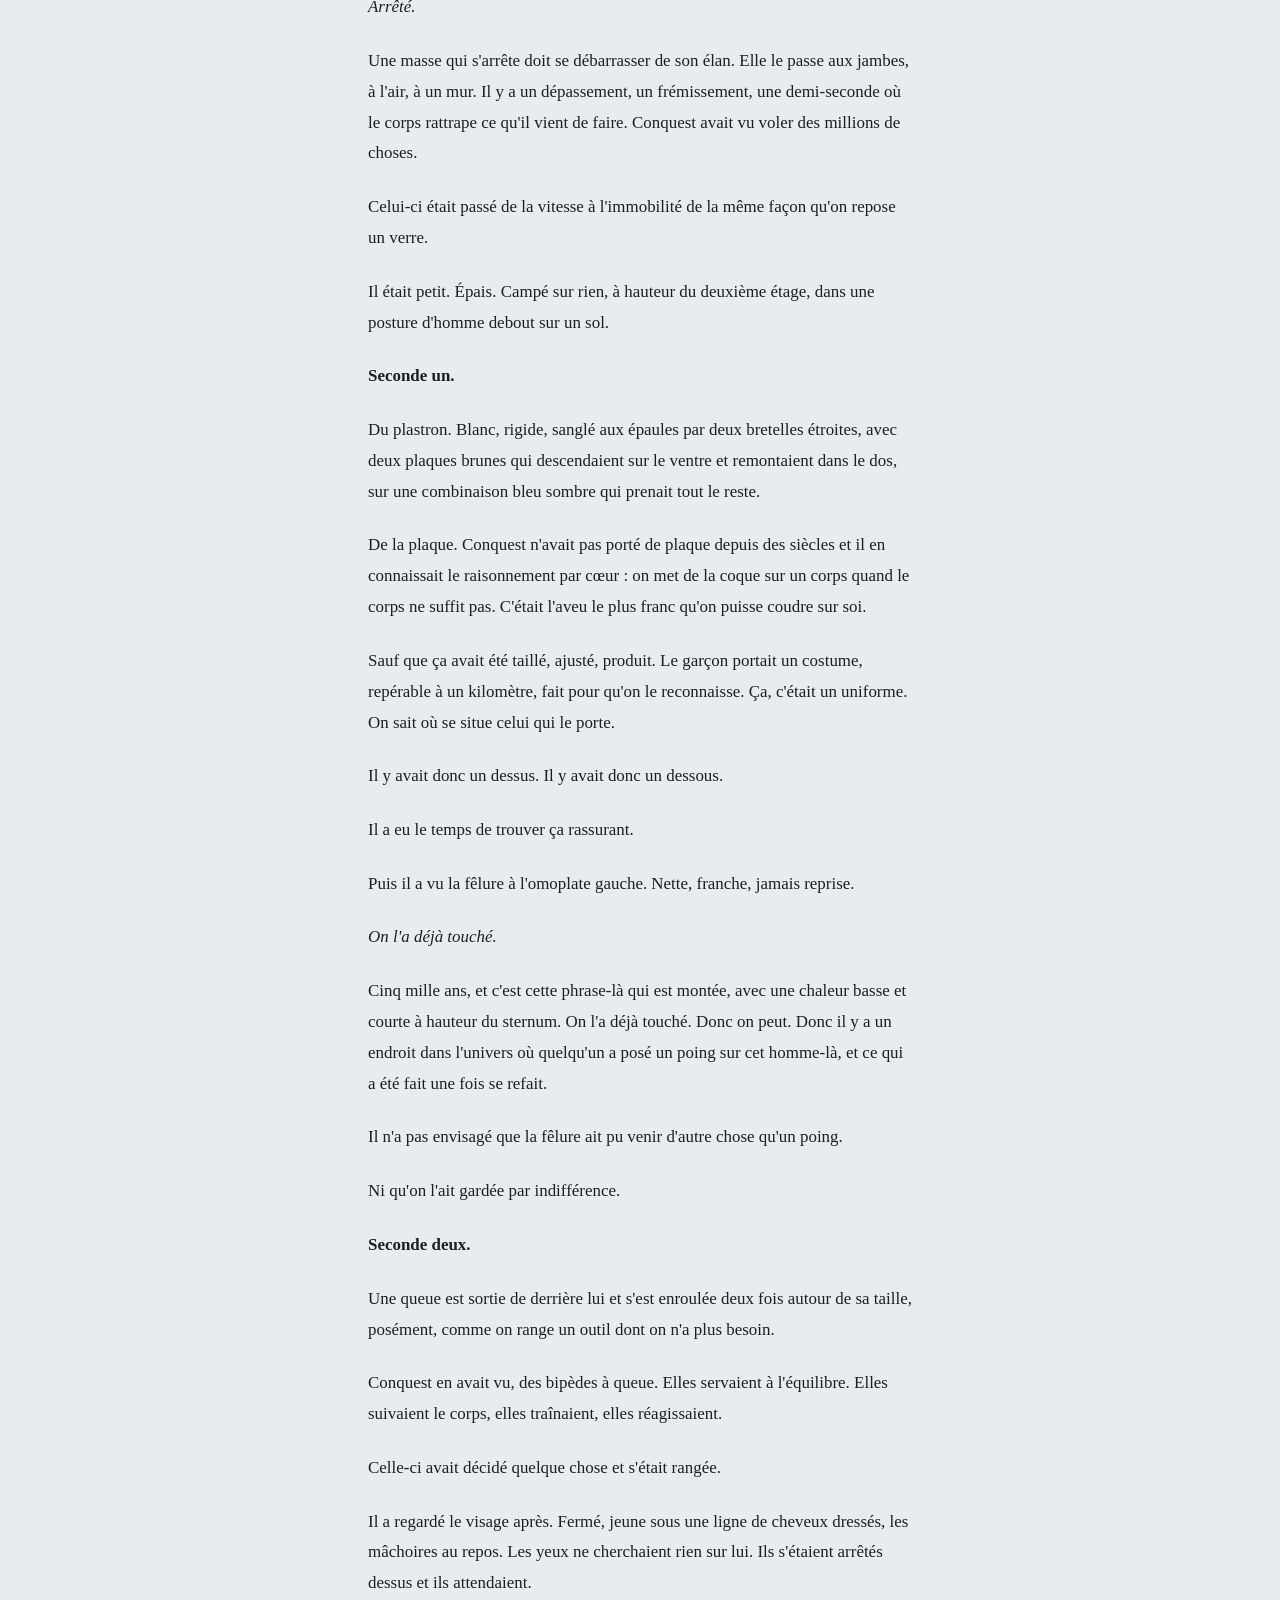
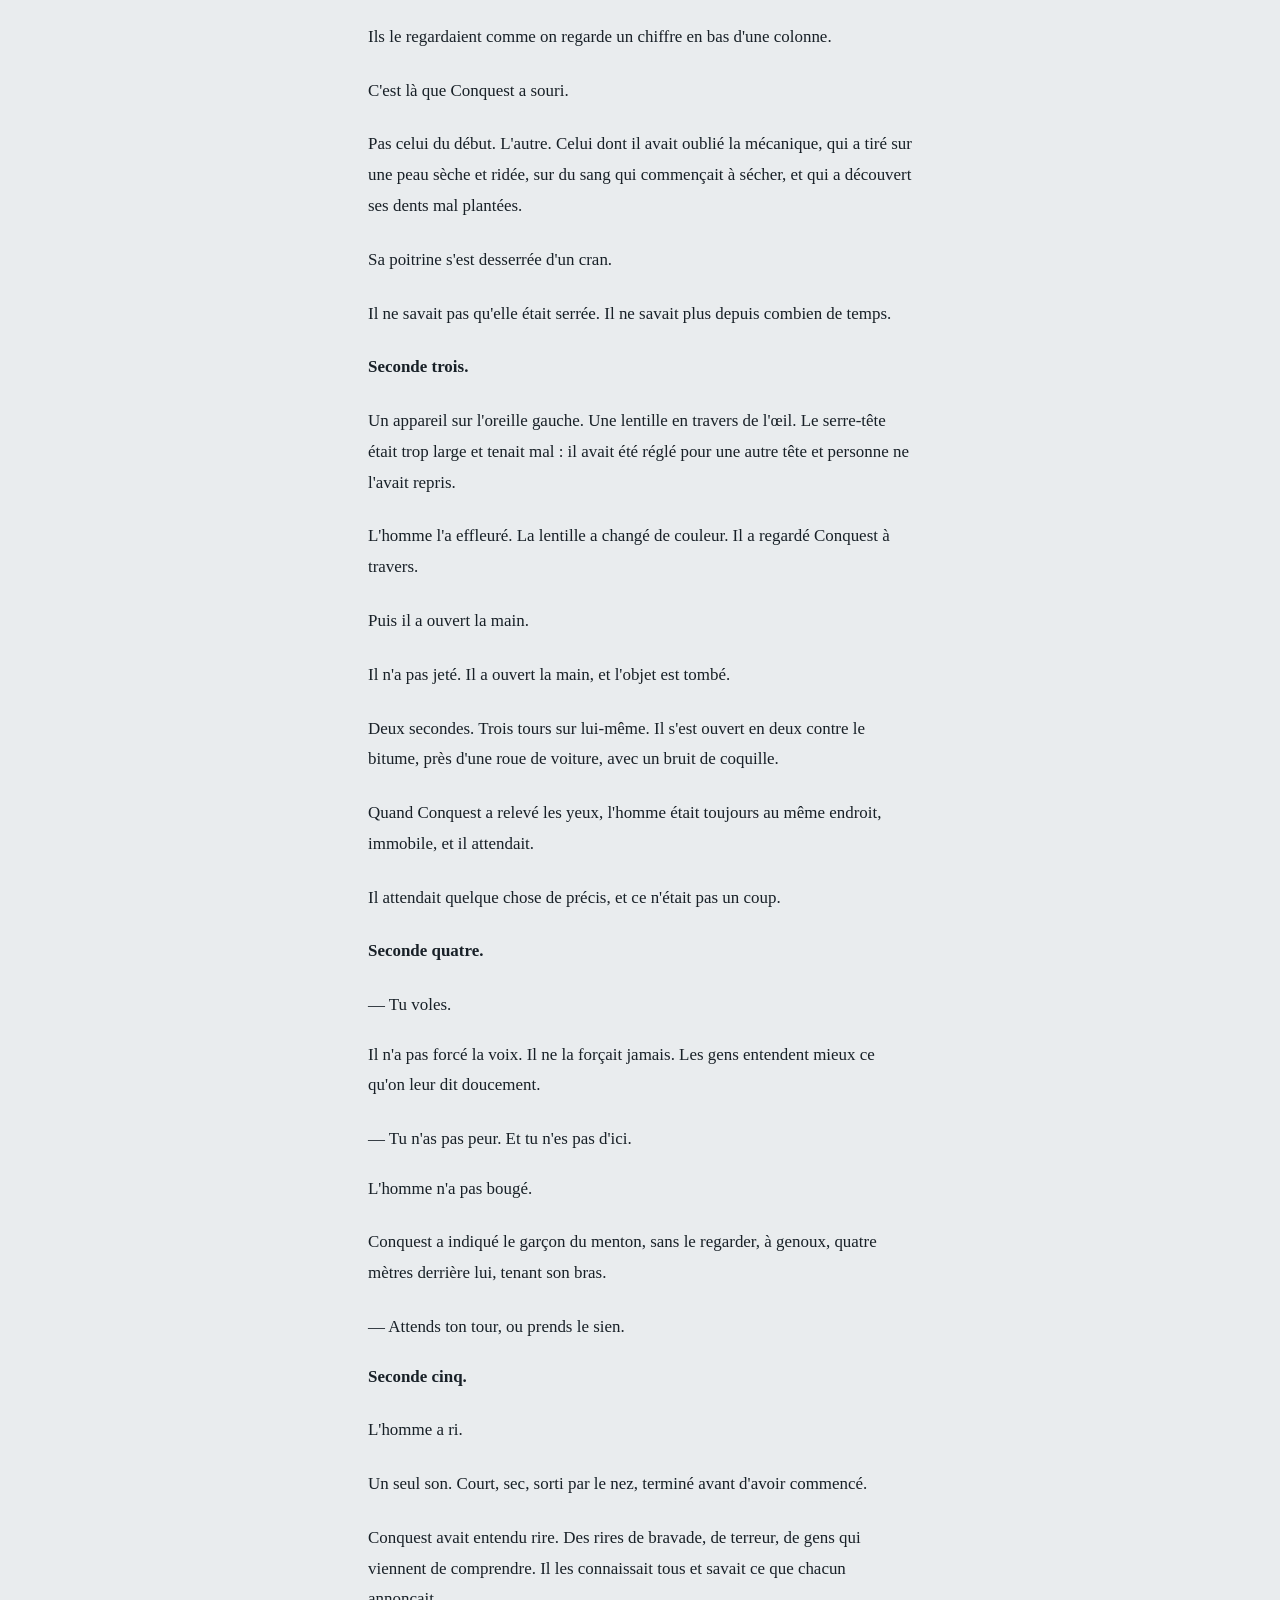
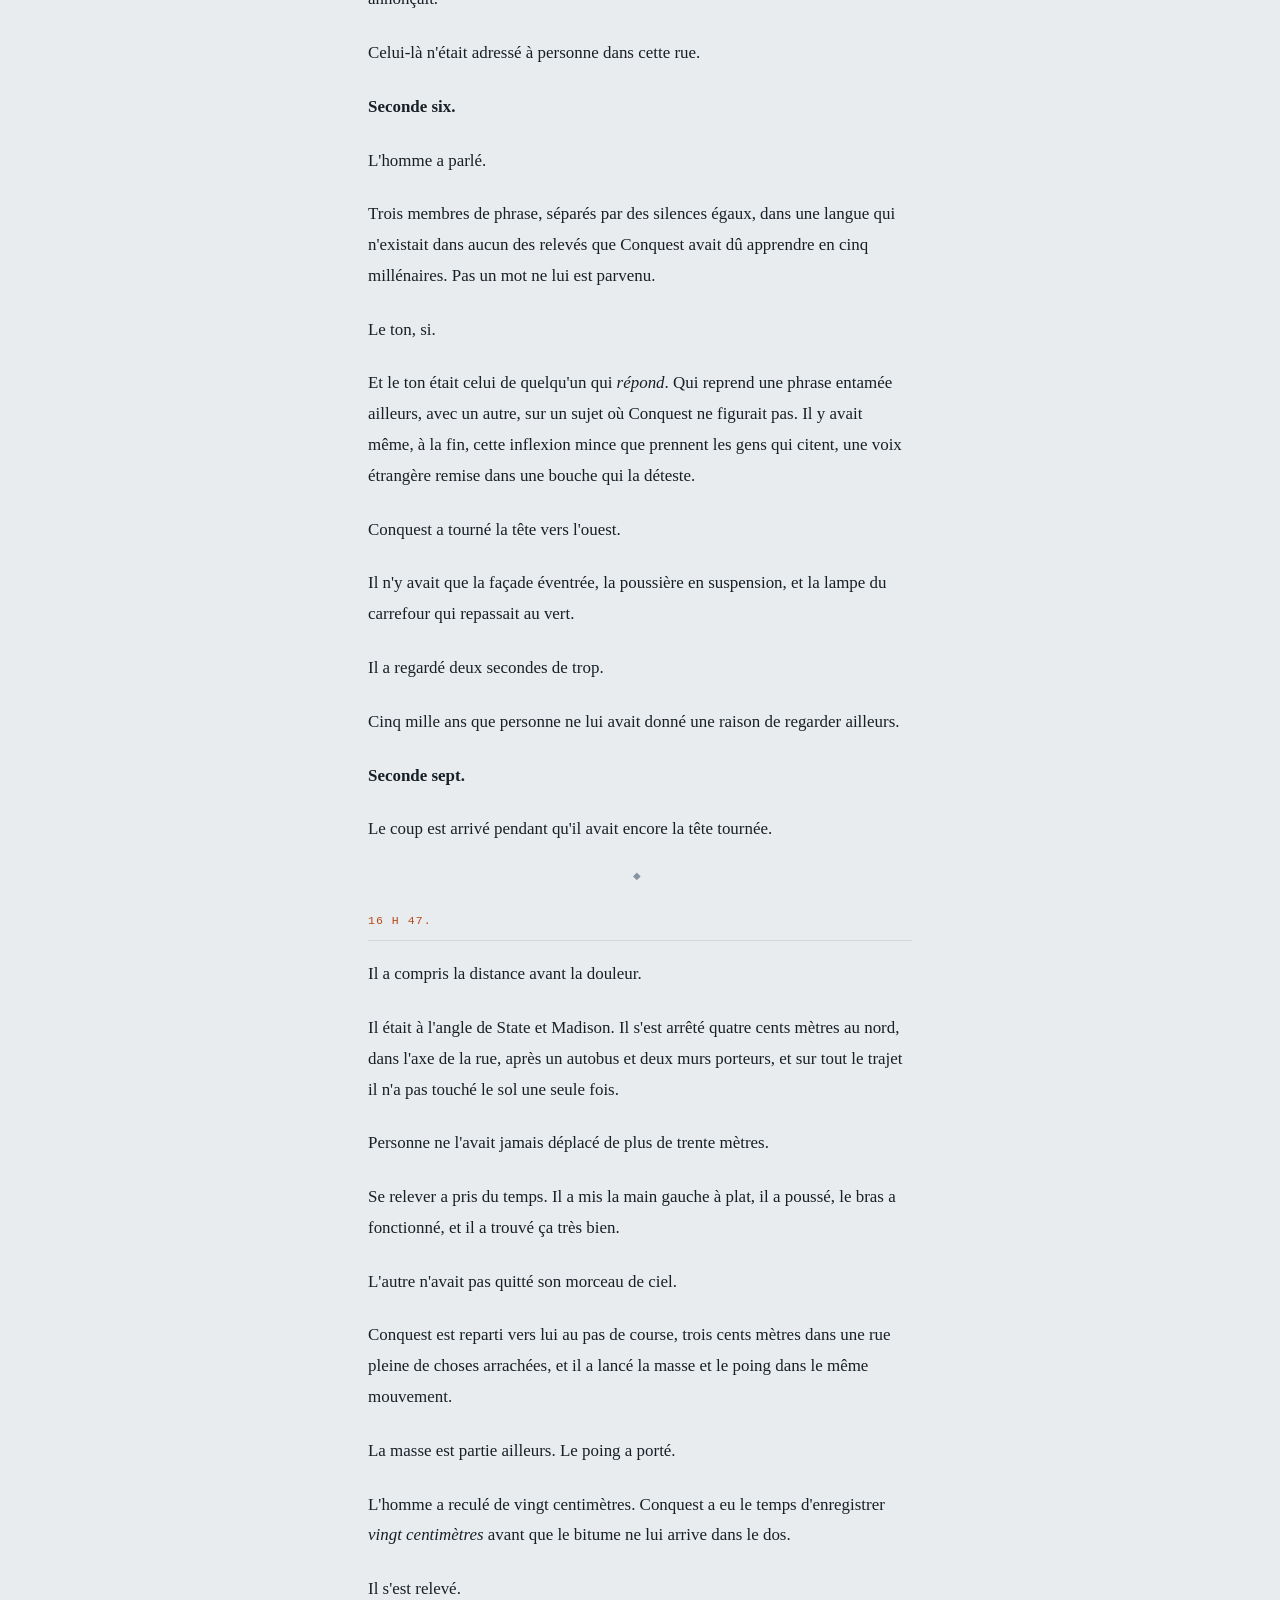
<file: docs/chapitres/01-les-sept-secondes.html>
<!doctype html>
<html lang="fr">
<head>
<meta charset="utf-8"/>
<meta name="viewport" content="width=device-width,initial-scale=1"/>
<title>Chapitre 1 — Les sept secondes | Le Poids des dieux</title>
<meta name="description" content="La chaussée a cédé sous lui sur trois mètres."/>
<link rel="canonical" href="https://saniadamou14.github.io/Confrontation/chapitres/01-les-sept-secondes.html"/>
<link rel="icon" type="image/svg+xml" href="../assets/favicon.svg"/>
<meta property="og:type" content="article"/>
<meta property="og:site_name" content="Le Poids des dieux"/>
<meta property="og:locale" content="fr_FR"/>
<meta property="og:title" content="Chapitre 1 — Les sept secondes | Le Poids des dieux"/>
<meta property="og:description" content="La chaussée a cédé sous lui sur trois mètres."/>
<meta property="og:url" content="https://saniadamou14.github.io/Confrontation/chapitres/01-les-sept-secondes.html"/>
<meta property="og:image" content="https://saniadamou14.github.io/Confrontation/assets/og.png"/>
<meta property="og:image:width" content="1200"/>
<meta property="og:image:height" content="630"/>
<meta name="twitter:card" content="summary_large_image"/>
<meta name="twitter:title" content="Chapitre 1 — Les sept secondes | Le Poids des dieux"/>
<meta name="twitter:description" content="La chaussée a cédé sous lui sur trois mètres."/>
<meta name="twitter:image" content="https://saniadamou14.github.io/Confrontation/assets/og.png"/>
<meta name="theme-color" content="#0E1418" media="(prefers-color-scheme:dark)"/>
<meta name="theme-color" content="#E9ECEE" media="(prefers-color-scheme:light)"/>
<script>try{var t=localStorage.getItem('pdd:theme');
if(t&&t!=='auto')document.documentElement.setAttribute('data-theme',t);}catch(e){}</script>
<link rel="stylesheet" href="../css/style.css"/>
</head>
<body>
<a class="evite" href="#contenu">Aller au contenu</a>
<div class="barre"><div class="enveloppe barre-i">
<a class="marque mono" href="../index.html">Le Poids des dieux</a>
<span class="barre-titre mono">Chapitre 1 — Les sept secondes</span>
<button class="theme mono" id="theme" type="button"
  aria-label="Changer de thème">Auto</button>
<span class="lampe" title="State &amp; Madison — cycle de 64 secondes"></span>
</div><div class="jauge" id="jauge"></div></div>
<main id="contenu"><div class="enveloppe">
<article data-chapitre="1" data-url="chapitres/01-les-sept-secondes.html" data-titre="Les sept secondes">
<div class="planche planche-chap"><svg xmlns="http://www.w3.org/2000/svg" viewBox="0 0 1600 640" preserveAspectRatio="xMidYMid slice" role="img"><defs><pattern id="t1" width="14" height="14" patternUnits="userSpaceOnUse"><circle cx="7" cy="7" r="1.1" fill="var(--pl-ink)"/></pattern><pattern id="t2" width="10" height="10" patternUnits="userSpaceOnUse"><circle cx="5" cy="5" r="1.5" fill="var(--pl-ink)"/></pattern><pattern id="t3" width="7" height="7" patternUnits="userSpaceOnUse"><circle cx="3.5" cy="3.5" r="1.8" fill="var(--pl-ink)"/></pattern><pattern id="hach" width="9" height="9" patternUnits="userSpaceOnUse" patternTransform="rotate(35)"><line x1="0" y1="0" x2="0" y2="9" stroke="var(--pl-ink)" stroke-width="1.6"/></pattern><linearGradient id="fondu" x1="0" y1="0" x2="0" y2="1"><stop offset="0" stop-color="var(--pl-ink)" stop-opacity="0"/><stop offset="1" stop-color="var(--pl-ink)" stop-opacity="1"/></linearGradient></defs><rect width="100%" height="100%" fill="var(--pl-paper)"/><rect x="0" y="0" width="1600" height="300" fill="url(#t1)" opacity="0.5"/><path d="M0 640 L0 60 L360 190 L360 640 Z" fill="var(--pl-ink)"/><path d="M1600 640 L1600 40 L1210 175 L1210 640 Z" fill="var(--pl-ink)"/><g opacity=".9"><rect x="370" y="413" width="58" height="57" fill="var(--pl-ink)"/><rect x="440" y="322" width="58" height="148" fill="var(--pl-ink)"/><rect x="502" y="398" width="58" height="72" fill="var(--pl-ink)"/><rect x="564" y="367" width="58" height="103" fill="var(--pl-ink)"/><rect x="596.154" y="432.69" width="7" height="10" fill="var(--pl-paper)" opacity=".85"/><rect x="577.191" y="384.786" width="7" height="10" fill="var(--pl-paper)" opacity=".85"/><rect x="602.416" y="410.264" width="7" height="10" fill="var(--pl-paper)" opacity=".85"/><rect x="599.918" y="383.133" width="7" height="10" fill="var(--pl-paper)" opacity=".85"/><rect x="589.143" y="428.457" width="7" height="10" fill="var(--pl-paper)" opacity=".85"/><rect x="628" y="355" width="58" height="115" fill="var(--pl-ink)"/><rect x="694" y="427" width="58" height="43" fill="var(--pl-ink)"/><rect x="755" y="427" width="58" height="43" fill="var(--pl-ink)"/><rect x="824" y="429" width="58" height="41" fill="var(--pl-ink)"/><rect x="891" y="343" width="58" height="127" fill="var(--pl-ink)"/><rect x="925.679" y="404.904" width="7" height="10" fill="var(--pl-paper)" opacity=".85"/><rect x="926.966" y="440.708" width="7" height="10" fill="var(--pl-paper)" opacity=".85"/><rect x="919.797" y="389.076" width="7" height="10" fill="var(--pl-paper)" opacity=".85"/><rect x="924.013" y="425.202" width="7" height="10" fill="var(--pl-paper)" opacity=".85"/><rect x="933.376" y="439.606" width="7" height="10" fill="var(--pl-paper)" opacity=".85"/><rect x="958" y="323" width="58" height="147" fill="var(--pl-ink)"/><rect x="1020" y="407" width="58" height="63" fill="var(--pl-ink)"/><rect x="1085" y="415" width="58" height="55" fill="var(--pl-ink)"/><rect x="1151" y="338" width="58" height="132" fill="var(--pl-ink)"/></g><path d="M360 640 L1240 640 L980 470 L640 470 Z" fill="url(#t2)" opacity=".5"/><line x1="790" y1="500" x2="830" y2="500" stroke="var(--pl-ink)" stroke-width="3" opacity=".55"/><line x1="764" y1="530" x2="856" y2="530" stroke="var(--pl-ink)" stroke-width="3" opacity=".55"/><line x1="738" y1="560" x2="882" y2="560" stroke="var(--pl-ink)" stroke-width="3" opacity=".55"/><line x1="712" y1="590" x2="908" y2="590" stroke="var(--pl-ink)" stroke-width="3" opacity=".55"/><line x1="686" y1="620" x2="934" y2="620" stroke="var(--pl-ink)" stroke-width="3" opacity=".55"/><g fill="var(--pl-ink)"><path d="M808.932 447.77 L808.441 454.4 L809.362 457 L809.712 458.17 L809.895 470 L811.497 470 L812 462.59 L812.503 470 L814.105 470 L814.288 458.17 L814.638 457 L815.559 454.4 L815.068 447.77 Z"/><rect x="811.301" y="446.99" width="1.39776" height="1.17"/><ellipse cx="812" cy="445.69" rx="1.53088" ry="1.664"/></g><line x1="0" y1="96" x2="1600" y2="128" stroke="var(--pl-ink)" stroke-width="4"/><g><rect x="742" y="112" width="116" height="252" rx="14" fill="var(--pl-ink)"/><circle cx="800" cy="176" r="30" fill="var(--pl-paper)" opacity=".95"/><circle cx="800" cy="240" r="30" fill="var(--pl-paper)" opacity=".28"/><circle cx="800" cy="304" r="30" fill="var(--pl-paper)" opacity=".28"/></g></svg></div>
<div class="colonne">
<header class="chap-tete">
<div class="embleme"><svg viewBox="0 0 120 120" fill="none" stroke="currentColor" stroke-width="1.5" aria-hidden="true">
<rect x="46" y="12" width="28" height="66" rx="4"/><line x1="60" y1="0" x2="60" y2="12"/>
<circle cx="60" cy="28" r="6" fill="currentColor" stroke="none" opacity=".9"/>
<circle cx="60" cy="45" r="6" opacity=".35"/><circle cx="60" cy="62" r="6" opacity=".35"/>
<g opacity=".55"><line x1="20" y1="96" x2="20" y2="108"/><line x1="33" y1="96" x2="33" y2="108"/>
<line x1="46" y1="96" x2="46" y2="108"/><line x1="59" y1="96" x2="59" y2="108"/>
<line x1="72" y1="96" x2="72" y2="108"/><line x1="85" y1="96" x2="85" y2="108"/></g>
<line x1="98" y1="92" x2="98" y2="112" stroke-width="2.5"/></svg></div>
<p class="num mono">Chapitre 1</p>
<h1>Les sept secondes</h1>
<p class="sit mono">Conquest<br/>Jour 0 · Chicago, State Street · 16 h 28</p>
<div class="filet"></div>
</header>
<div class="prose"><p class="situation">Chicago, State Street. 16 h 28.</p>
<p>La chaussée a cédé sous lui sur trois mètres.</p>
<p>Mauvaise évaluation. Il l'a sentie dans les genoux avant de la comprendre, ce revêtement-là avait l'air dense et ne l'était pas, et il s'était enfoncé jusqu'aux chevilles dans une matière noire, tiède, qui sentait le goudron chaud et qui s'accrochait à ses bottes quand il a levé le pied.</p>
<p>Il a dégagé l'autre. Il a fait rouler son épaule droite, celle qui restait plus basse, et il a posé la tête de la masse sur le capot d'une voiture. Le capot est descendu jusqu'à l'essieu, sans bruit, comme du beurre.</p>
<p>Autour de lui la rue s'était vidée d'un coup et continuait pourtant de bouger, très loin, aux deux extrémités, une agitation de fourmilière crevée. Il a laissé le bruit s'installer. Klaxons bloqués. Une alarme d'incendie, quelque part au-dessus, qui n'allait plus s'arrêter de la journée.</p>
<p>Au-dessus du carrefour pendait une lampe montée sur un câble, qui passait du vert à l'orange au rouge et recommençait. Vingt-huit secondes. Quatre. Trente-deux.</p>
<p>Il a regardé le cycle trois fois.</p>
<p>Puis il s'est mis au travail.</p>
<p>Le premier était un homme en costume gris qui n'avait pas couru dans la bonne direction. Le deuxième et la troisième s'étaient pris la main quelque part avant de mourir et Conquest ne les a pas séparés, il n'y a pas fait attention, c'est tout, sa botte est passée entre eux et le reste s'est produit.</p>
<p>Il ne s'agissait pas d'eux.</p>
<p>Une ville se rend quand elle a compris qu'on ne s'arrêtera pas. Pour qu'elle comprenne, il faut qu'elle voie. Pour qu'elle voie, il faut faire ça sur son axe le plus fréquenté, en avançant, en s'arrêtant, en reprenant, jamais partout à la fois. Une destruction dispersée ne fait venir personne. Elle a la forme d'un séisme, et les espèces intelligentes ont toutes une case pour les séismes, une case où l'on ne se bat pas, où l'on court et où l'on pleure et où l'on rebâtit ensuite.</p>
<p>Il fallait garder une ligne. Il fallait rester lisible.</p>
<p>Alors il a remonté State Street vers le nord.</p>
<p>La devanture d'un grand magasin, six étages de verre en façade, s'est vidée vers l'intérieur au lieu de gicler dehors, il a noté ça, c'était l'inverse de ce qu'il attendait, il faudrait le retenir. Les mannequins ont continué de sourire sous les gravats, le bras levé, dans des vêtements d'été.</p>
<p>Un train était immobilisé sur la structure métallique qui enjambait la rue à trente mètres. Une longue chose articulée, éclairée de l'intérieur, pleine de visages écrasés contre les vitres.</p>
<p>Il l'a laissé.</p>
<p>Un train arrêté retient deux cents personnes. Un train détruit les libère.</p>
<p>À sept cents mètres au sud-ouest, une tour noire montait bien plus haut que tout le reste, deux antennes plantées dans le plafond de nuages. Il l'a regardée un moment, tête levée, à cause de l'échelle. On construit ce genre de chose quand on a quelqu'un à qui le montrer.</p>
<p>Il l'a laissée aussi. On garde les repères. Les gens qui ne savent plus où ils sont ne se battent pas, ils se dispersent.</p>
<p>Il a arraché l'enseigne verticale d'un théâtre, quatre cents mètres plus au nord, une colonne de lettres rouges haute de six étages, et il l'a couchée en travers de la chaussée. Le fracas a rebondi entre les façades pendant plusieurs secondes.</p>
<p>La poussière s'était mise dans sa moustache. Il l'a essuyée du dos de la main gauche, deux fois. La troisième fois, il a laissé.</p>
<p>Il a changé la masse de main.</p>
<p>La droite ne serrait plus tout à fait comme il aurait voulu. Elle n'avait jamais serré comme il aurait voulu depuis qu'elle était ce qu'elle était : une chose grise, articulée, plus lourde que l'originale de trois cents grammes, qui obéissait parfaitement et ne rapportait rien. Il pouvait broyer une colonne vertébrale avec et ne pas savoir qu'il l'avait fait. Il l'avait mise là-dedans, il l'avait sentie céder par l'épaule et par le coude, mais pas par les doigts.</p>
<p>Il l'a refermée et rouverte, deux fois.</p>
<p>Un Rognarr lui avait pris la vraie, il y avait longtemps de ça, à une époque où il tenait à peine debout et où il crachait du sang noir comme tous les autres. Il n'aimait pas y penser et il y pensait souvent. Cette année-là avait été la dernière fois que quelque chose lui avait fait peur.</p>
<p>Elle lui manquait pour ça.</p>
<p>À la cinquième minute il y a eu un creux.</p>
<p>Sept secondes, peut-être huit. Les alarmes s'étaient épuisées les unes après les autres, les gens qui pouvaient courir avaient fini de courir, et dans ce trou-là State Street a laissé passer une voix. Une femme, très loin au sud, qui appelait deux syllabes. Elle les a répétées quatre fois, de plus en plus espacées.</p>
<p>Un pan de maçonnerie a lâché quelque part et l'a recouverte.</p>
<p>Il faisait chaud sous l'uniforme. Il faisait toujours chaud sous l'uniforme, le tissu tenait le corps, tenait la chaleur, et il y avait un point à la naissance de la nuque, sous le col, où la sueur se ramassait et qu'il n'avait jamais pu atteindre en cinq mille ans.</p>
<p>Il a passé la main droite dessus.</p>
<p>Les doigts gris y arrivaient sans difficulté. Il les voyait faire, sous le col, exactement à l'endroit. Il ne s'est rien passé du tout.</p>
<p>Il a changé de main. La gauche s'arrêtait au-dessus. L'épaule ne donnait pas le dernier degré et elle ne l'avait jamais donné.</p>
<p>Il a remis le bras le long du corps.</p>
<p>Puis il a repris.</p>
<p>À la septième minute, il a commencé à croire que cette planète n'avait rien.</p>
<p>Le dossier disait le contraire. Le dossier disait qu'un officier de l'Empire était installé ici depuis vingt ans, Nolan, un nom que Conquest avait entendu prononcer deux fois en cinq siècles et jamais avec considération, avec une consigne d'une simplicité insultante, et que la consigne n'était pas exécutée. Un homme seul rend un monde comme celui-ci prêt en une décennie. Vingt ans plus tard la planète tournait encore, pleine, bruyante, avec ses lampes disciplinées au-dessus des carrefours.</p>
<p>Deux explications. Une seule intéressante.</p>
<p>Nolan avait échoué.</p>
<p>Ou quelque chose, ici, avait été assez lourd pour l'arrêter.</p>
<p>À la huitième minute il en était à quarante-trois. Il tenait le compte pour le rapport.</p>
<p>Et le ciel s'est ouvert d'un claquement sec, pas déchiré, ça viendrait plus tard : fendu par en dessous, un couloir d'air creusé de la rue vers les nuages et refermé aussitôt.</p>
<p>Conquest a levé les yeux et il a souri, du sourire de travail, celui qu'il mettait au début.</p>
<div class="rupture" aria-hidden="true">◆</div>
<p class="situation">16 h 36.</p>
<p>Le garçon s'est arrêté à douze mètres du sol.</p>
<p>Trop haut. Trop loin. Une combinaison bleue et jaune, taillée pour qu'on la reconnaisse de loin et pour rien d'autre, et dedans quelqu'un qui avait encore les poignets fins.</p>
<p class="replique">— Tu es le fils, a dit Conquest.</p>
<p>Le garçon n'a pas répondu. Il regardait la rue derrière lui sur toute sa longueur, et son visage faisait ce qu'ils faisaient tous à cette seconde-là : l'addition.</p>
<p>Conquest a attendu la fin de l'addition. Frapper quelqu'un qui compte encore ne rapporte rien.</p>
<p class="replique">— Nolan a eu vingt ans pour faire son travail. Il ne l'a pas fait. Toi, il te faudra combien ?</p>
<p>Le garçon est descendu de six mètres.</p>
<p>Erreur. À douze il avait de l'espace derrière lui. À six il avait un mur.</p>
<p class="replique">— Va-t'en.</p>
<p>Conquest a hoché la tête. Elle revenait souvent, celle-là, dans à peu près toutes les langues, et elle voulait dire la même chose partout : <em>je n'ai pas de plan.</em></p>
<p>Le garçon a chargé.</p>
<p>Il est arrivé vite, plus vite que ce qu'un hybride de cet âge avait le droit d'être, et le coup a porté sous la clavicule gauche avec un bruit plein, profond, un bruit de chair et pas de plaque. Conquest a reculé d'un demi-pas pour absorber, par vieille habitude. Il a laissé le deuxième arriver aussi.</p>
<p>Puis il l'a pris par le col et l'a mis dans la façade d'en face.</p>
<p>L'immeuble a rendu trois étages. Le garçon est ressorti de la poussière avant que les gravats aient fini de descendre. Bon. Il est revenu par la droite. Moins bon.</p>
<p>Conquest a incliné la tête pour suivre l'arc du poing. Quand le poing est arrivé, il n'était plus dessous.</p>
<p class="replique">— Ton bras part avant ton épaule.</p>
<p>Le garçon a atterri quinze mètres plus loin, sur le toit d'un véhicule qui s'est plié en deux, et s'est relevé.</p>
<p class="replique">— Quoi ?</p>
<p class="replique">— L'épaule suit le bras. Ça me prévient. J'ai un dixième de seconde d'avance et je ne fais rien pour la mériter. (Il a fait rouler son épaule droite.) Recommence. L'épaule d'abord.</p>
<p>Le garçon l'a regardé comme si on venait de lui parler dans une langue étrangère.</p>
<p>Puis il a recommencé.</p>
<p>Il a mieux fait. Pas beaucoup. Assez pour que le poing arrive où il visait, sur la mâchoire, et Conquest a tourné la tête de dix centimètres avec l'impact et l'a ramenée à sa place, et quelque chose lui a couru le long de l'os, une vibration fine, presque agréable.</p>
<p class="replique">— Voilà, a-t-il dit. Encore.</p>
<p>Le retour a pris le garçon au ventre et l'a envoyé en travers du carrefour, à quarante mètres, dans une rangée de véhicules qu'il a ouverte comme un paquet. Conquest a attendu qu'il se dégage. Onze secondes.</p>
<p class="replique">— Tu bloques ta respiration.</p>
<p>Quelque chose de rouge et de solide est sorti de sa bouche.</p>
<p class="replique">— Depuis le début, a dit Conquest. Tu la bloques avant de frapper. Tu crois que ça te rend plus dur. Ça te vide. Tu as trois coups, ensuite tu es obligé de reprendre, et je te touche au quatrième.</p>
<p>Le garçon a frappé quatre fois.</p>
<p>Conquest a compté, et au quatrième il l'a saisi à la gorge et l'a soulevé.</p>
<p class="replique">— Tu vois.</p>
<p>Conquest l'a reposé. Pas lâché, reposé, sur ses pieds, et il l'a maintenu debout le temps qu'il retrouve son axe.</p>
<p>Il y a eu une seconde, là. Le garçon était debout, il avait de l'air, la rue était derrière lui, et l'homme qui le tuait venait de le remettre sur ses jambes.</p>
<p>Il n'est pas parti.</p>
<p>Conquest a senti quelque chose bouger très bas dans sa poitrine, une chose sans nom, éteinte depuis si longtemps qu'il n'a pas cherché à l'identifier.</p>
<p class="replique">— Bien.</p>
<p>Et pendant les six minutes suivantes, le garçon a fait ce que font les gens qui n'ont pas de plan : il est resté.</p>
<div class="rupture" aria-hidden="true">◆</div>
<p class="situation">16 h 42.</p>
<p>Il lui a rompu le bras gauche en deux endroits d'un seul mouvement, une prise sous le coude et une au-dessus du poignet, en tirant. La manière propre. Ça ne saigne pas et ça retire la moitié d'un adversaire sans le retirer entièrement.</p>
<p>Le garçon a hurlé.</p>
<p>Il a arrêté très vite. Ça, c'était neuf.</p>
<p>Le garçon est revenu du bras droit seulement. Le gauche était plaqué contre son flanc, l'avant-bras à l'horizontale, la main ouverte.</p>
<p class="replique">— Ton père t'a appris à cogner, a dit Conquest en écartant le poing d'un revers. Il ne t'a pas appris à finir. On apprend à finir d'abord.</p>
<p>Il l'a pris par la nuque et l'a descendu contre le trottoir.</p>
<p>Trois côtes, à l'oreille. Un bruit court, mat, du bois vert qui plie.</p>
<p>Le garçon s'est relevé.</p>
<p>Et pendant qu'il se relevait, Conquest l'a vu regarder vers l'ouest.</p>
<p>Il l'avait déjà fait. Six fois, sept, toujours le même point, à deux cents mètres, derrière une ligne de voitures renversées. Entre chaque échange : là-bas, puis ici, puis frapper.</p>
<p>Ce n'était pas une issue qu'il cherchait.</p>
<p>Il vérifiait que quelqu'un était encore là.</p>
<p>Conquest a tourné la tête pour voir quoi, et la fille est arrivée par le sud.</p>
<p>Rose et blanc, à basse altitude, sans un mot. Elle a levé les deux mains et il a été frappé par quelque chose qui n'était ni un poing ni un projectile : une masse compacte apparue à trente centimètres de sa poitrine, dense, chaude, née de rien, qui l'a soulevé et l'a expédié en travers du carrefour.</p>
<p>Une cabine de verre. Un poteau. La vitrine d'une banque.</p>
<p>Il est resté assis là-dedans deux secondes, sous une pluie de verre feuilleté, à faire le tri.</p>
<p>Ça, c'était neuf aussi.</p>
<p>Il s'est relevé et il est revenu au pas, en secouant les éclats de son avant-bras, et elle lui a envoyé le reste.</p>
<p>Tout. D'un bloc, sans rien garder : le sol s'est ouvert sous lui, quelque chose de lourd et de sans forme s'est refermé sur son torse, l'air est devenu solide sur vingt mètres de long. Il a senti la pression trouver ses côtes et appuyer.</p>
<p>Onze secondes.</p>
<p>Il a compté parce qu'un chiffre est un chiffre, et parce que pendant onze secondes il a eu du mal à respirer, et que ça faisait un moment.</p>
<p>Quand ça s'est arrêté il avait un genou en terre et une entaille sur la pommette droite, la première depuis Ourkhal, et la fille était debout à quarante mètres, les bras le long du corps, en train de découvrir qu'elle n'avait plus rien du tout.</p>
<p class="replique">— Tu aurais dû garder la moitié.</p>
<p>Il ne le disait pas méchamment. C'était vrai, et personne d'autre n'allait le lui dire.</p>
<p>Elle est tombée avant qu'il ne la touche. Les genoux, les mains, le côté. Elle a roulé sur trois mètres et n'a plus bougé.</p>
<p>Le garçon a crié un nom.</p>
<p>Conquest a essuyé sa pommette. Il a regardé le sang sur ses doigts pendant deux secondes, avec une attention polie. Il l'a étalé entre le pouce et l'index, puis il a essuyé la main sur sa cuisse et il a porté la gauche à son oreille.</p>
<p class="replique">— Ici Conquest. Enregistrement, priorité basse.</p>
<p>Il a marché vers le garçon en parlant. Il a enjambé quelque chose au sol sans regarder ce que c'était.</p>
<p class="replique">— L'unité Nolan n'a pas rempli sa mission. Le sujet a produit une descendance hybride sur place, l'a formée, et l'a laissée s'opposer à un officier de l'Empire. Recommandation : réexamen complet du dossier planétaire.</p>
<p>Le garçon avançait toujours, le bras gauche contre le ventre.</p>
<p class="replique">— Pertes locales à cette heure : quarante-trois. Résistance rencontrée : deux unités. La première est en cours de neutralisation. La seconde est au sol, épuisée.</p>
<p>Il s'est arrêté à cinq mètres de lui.</p>
<p class="replique">— Rien à signaler.</p>
<p>Puis il a coupé.</p>
<p>Il n'y avait plus rien à évaluer. Le garçon tenait debout pour une raison que Conquest connaissait par cœur et qui n'avait jamais sauvé personne.</p>
<p>Conquest a cessé de voler.</p>
<p>Il a posé les deux pieds sur le bitume et il a marché.</p>
<p>Voler, c'est se dépêcher.</p>
<p>Il en était à onze pas quand le ciel s'est déchiré au-dessus de State Street.</p>
<div class="rupture" aria-hidden="true">◆</div>
<p class="situation">16 h 47 : 00.</p>
<p><strong>Seconde zéro.</strong></p>
<p>La façade sur sa gauche est partie vers l'extérieur.</p>
<p>Pas soufflée : traversée. Le verre est sorti du bâtiment en une seule nappe, à plat, en gardant une fraction de seconde la forme des fenêtres, et quelque chose est passé au travers et s'est arrêté à quinze mètres du sol.</p>
<p>Le pied de Conquest est resté en l'air.</p>
<p><em>Arrêté.</em></p>
<p>Une masse qui s'arrête doit se débarrasser de son élan. Elle le passe aux jambes, à l'air, à un mur. Il y a un dépassement, un frémissement, une demi-seconde où le corps rattrape ce qu'il vient de faire. Conquest avait vu voler des millions de choses.</p>
<p>Celui-ci était passé de la vitesse à l'immobilité de la même façon qu'on repose un verre.</p>
<p>Il était petit. Épais. Campé sur rien, à hauteur du deuxième étage, dans une posture d'homme debout sur un sol.</p>
<p><strong>Seconde un.</strong></p>
<p>Du plastron. Blanc, rigide, sanglé aux épaules par deux bretelles étroites, avec deux plaques brunes qui descendaient sur le ventre et remontaient dans le dos, sur une combinaison bleu sombre qui prenait tout le reste.</p>
<p>De la plaque. Conquest n'avait pas porté de plaque depuis des siècles et il en connaissait le raisonnement par cœur : on met de la coque sur un corps quand le corps ne suffit pas. C'était l'aveu le plus franc qu'on puisse coudre sur soi.</p>
<p>Sauf que ça avait été taillé, ajusté, produit. Le garçon portait un costume, repérable à un kilomètre, fait pour qu'on le reconnaisse. Ça, c'était un uniforme. On sait où se situe celui qui le porte.</p>
<p>Il y avait donc un dessus. Il y avait donc un dessous.</p>
<p>Il a eu le temps de trouver ça rassurant.</p>
<p>Puis il a vu la fêlure à l'omoplate gauche. Nette, franche, jamais reprise.</p>
<p><em>On l'a déjà touché.</em></p>
<p>Cinq mille ans, et c'est cette phrase-là qui est montée, avec une chaleur basse et courte à hauteur du sternum. On l'a déjà touché. Donc on peut. Donc il y a un endroit dans l'univers où quelqu'un a posé un poing sur cet homme-là, et ce qui a été fait une fois se refait.</p>
<p>Il n'a pas envisagé que la fêlure ait pu venir d'autre chose qu'un poing.</p>
<p>Ni qu'on l'ait gardée par indifférence.</p>
<p><strong>Seconde deux.</strong></p>
<p>Une queue est sortie de derrière lui et s'est enroulée deux fois autour de sa taille, posément, comme on range un outil dont on n'a plus besoin.</p>
<p>Conquest en avait vu, des bipèdes à queue. Elles servaient à l'équilibre. Elles suivaient le corps, elles traînaient, elles réagissaient.</p>
<p>Celle-ci avait décidé quelque chose et s'était rangée.</p>
<p>Il a regardé le visage après. Fermé, jeune sous une ligne de cheveux dressés, les mâchoires au repos. Les yeux ne cherchaient rien sur lui. Ils s'étaient arrêtés dessus et ils attendaient.</p>
<p>Ils le regardaient comme on regarde un chiffre en bas d'une colonne.</p>
<p>C'est là que Conquest a souri.</p>
<p>Pas celui du début. L'autre. Celui dont il avait oublié la mécanique, qui a tiré sur une peau sèche et ridée, sur du sang qui commençait à sécher, et qui a découvert ses dents mal plantées.</p>
<p>Sa poitrine s'est desserrée d'un cran.</p>
<p>Il ne savait pas qu'elle était serrée. Il ne savait plus depuis combien de temps.</p>
<p><strong>Seconde trois.</strong></p>
<p>Un appareil sur l'oreille gauche. Une lentille en travers de l'œil. Le serre-tête était trop large et tenait mal : il avait été réglé pour une autre tête et personne ne l'avait repris.</p>
<p>L'homme l'a effleuré. La lentille a changé de couleur. Il a regardé Conquest à travers.</p>
<p>Puis il a ouvert la main.</p>
<p>Il n'a pas jeté. Il a ouvert la main, et l'objet est tombé.</p>
<p>Deux secondes. Trois tours sur lui-même. Il s'est ouvert en deux contre le bitume, près d'une roue de voiture, avec un bruit de coquille.</p>
<p>Quand Conquest a relevé les yeux, l'homme était toujours au même endroit, immobile, et il attendait.</p>
<p>Il attendait quelque chose de précis, et ce n'était pas un coup.</p>
<p><strong>Seconde quatre.</strong></p>
<p class="replique">— Tu voles.</p>
<p>Il n'a pas forcé la voix. Il ne la forçait jamais. Les gens entendent mieux ce qu'on leur dit doucement.</p>
<p class="replique">— Tu n'as pas peur. Et tu n'es pas d'ici.</p>
<p>L'homme n'a pas bougé.</p>
<p>Conquest a indiqué le garçon du menton, sans le regarder, à genoux, quatre mètres derrière lui, tenant son bras.</p>
<p class="replique">— Attends ton tour, ou prends le sien.</p>
<p><strong>Seconde cinq.</strong></p>
<p>L'homme a ri.</p>
<p>Un seul son. Court, sec, sorti par le nez, terminé avant d'avoir commencé.</p>
<p>Conquest avait entendu rire. Des rires de bravade, de terreur, de gens qui viennent de comprendre. Il les connaissait tous et savait ce que chacun annonçait.</p>
<p>Celui-là n'était adressé à personne dans cette rue.</p>
<p><strong>Seconde six.</strong></p>
<p>L'homme a parlé.</p>
<p>Trois membres de phrase, séparés par des silences égaux, dans une langue qui n'existait dans aucun des relevés que Conquest avait dû apprendre en cinq millénaires. Pas un mot ne lui est parvenu.</p>
<p>Le ton, si.</p>
<p>Et le ton était celui de quelqu'un qui <em>répond</em>. Qui reprend une phrase entamée ailleurs, avec un autre, sur un sujet où Conquest ne figurait pas. Il y avait même, à la fin, cette inflexion mince que prennent les gens qui citent, une voix étrangère remise dans une bouche qui la déteste.</p>
<p>Conquest a tourné la tête vers l'ouest.</p>
<p>Il n'y avait que la façade éventrée, la poussière en suspension, et la lampe du carrefour qui repassait au vert.</p>
<p>Il a regardé deux secondes de trop.</p>
<p>Cinq mille ans que personne ne lui avait donné une raison de regarder ailleurs.</p>
<p><strong>Seconde sept.</strong></p>
<p>Le coup est arrivé pendant qu'il avait encore la tête tournée.</p>
<div class="rupture" aria-hidden="true">◆</div>
<p class="situation">16 h 47.</p>
<p>Il a compris la distance avant la douleur.</p>
<p>Il était à l'angle de State et Madison. Il s'est arrêté quatre cents mètres au nord, dans l'axe de la rue, après un autobus et deux murs porteurs, et sur tout le trajet il n'a pas touché le sol une seule fois.</p>
<p>Personne ne l'avait jamais déplacé de plus de trente mètres.</p>
<p>Se relever a pris du temps. Il a mis la main gauche à plat, il a poussé, le bras a fonctionné, et il a trouvé ça très bien.</p>
<p>L'autre n'avait pas quitté son morceau de ciel.</p>
<p>Conquest est reparti vers lui au pas de course, trois cents mètres dans une rue pleine de choses arrachées, et il a lancé la masse et le poing dans le même mouvement.</p>
<p>La masse est partie ailleurs. Le poing a porté.</p>
<p>L'homme a reculé de vingt centimètres. Conquest a eu le temps d'enregistrer <em>vingt centimètres</em> avant que le bitume ne lui arrive dans le dos.</p>
<p>Il s'est relevé.</p>
<p>À quatre-vingt-dix secondes il ne comptait plus les coups. Il avait pris, dans cette minute et demie, plus que dans les mille années précédentes additionnées, et il commençait à voir comment c'était fabriqué.</p>
<p>L'autre ne frappait pas plus vite : il frappait plus tôt. Il visait l'endroit où Conquest allait se trouver, sans rien deviner, en n'accordant à la situation qu'une seule issue possible.</p>
<p>À deux minutes il a renoncé au visage.</p>
<p>À trois minutes il a cessé de reculer. La distance ne protégeait de rien, l'autre franchissait quinze mètres dans le temps qu'il mettait à en faire un. Autant rester où l'on tombe.</p>
<p>Alors une chose s'est ouverte dans sa tête, très lentement, comme une porte qu'il croyait murée depuis des siècles.</p>
<p>Le pied gauche partait toujours le premier.</p>
<p>La droite quand il fallait contourner.</p>
<p>Et un temps mort. Un quart de seconde entre la décision et le départ. Le temps mort des gens qui choisissent leur coup au lieu de le lâcher.</p>
<p>À la quatrième minute, Conquest a pris le temps mort.</p>
<p>Il l'a saisi par la cheville et l'a mis dans la chaussée.</p>
<p>Le bitume s'est ouvert sur six mètres. La fracture a couru jusqu'au carrefour suivant. Très loin au nord, une rangée entière de fenêtres a lâché d'un seul mouvement, avec un bruit d'averse.</p>
<p>La masse était revenue dans sa main. Il ne savait pas quand.</p>
<p>Il a frappé dans le trou.</p>
<p>Une fois. Deux.</p>
<p>Et entre le deuxième coup et le troisième, il y a eu un silence.</p>
<p>La rue s'est tue en même temps. Les alarmes avaient rendu leurs batteries, ceux qui pouvaient courir avaient fini, et pendant quatre secondes State Street n'a plus rien produit, sauf un ruissellement de gravier sur la gauche, et le déclic de la lampe qui changeait de couleur pour personne.</p>
<p>Conquest a gardé la masse en l'air.</p>
<p>Il écoutait le fond du trou.</p>
<p>Ça respirait.</p>
<p>Le troisième coup a été arrêté à mi-course par une main sortie du cratère, et l'onde est remontée dans son poignet, son coude, son épaule, jusqu'à ce point sous le col qu'il n'avait jamais pu atteindre.</p>
<p>L'homme est sorti.</p>
<p>Il n'était pas en colère.</p>
<p>Il avait sur le visage quelque chose qui n'y était pas trente secondes plus tôt. Ses yeux se déplaçaient d'un point à un autre sur le corps de Conquest, l'épaule, la hanche, l'épaule, et ils s'arrêtaient à chaque fois une fraction de seconde de trop.</p>
<p class="replique">— Voilà, a dit Conquest. Maintenant on travaille.</p>
<div class="rupture" aria-hidden="true">◆</div>
<p class="situation">16 h 52.</p>
<p>À la sixième minute il a perdu la masse.</p>
<p>Pas brisée. Perdue. Elle est partie vers l'est en tournant sur elle-même, il ne l'a pas suivie des yeux, et quand il a pensé à la chercher il n'a pas retrouvé la direction.</p>
<p>Il s'était appuyé sur ce poids pendant des siècles. Son épaule droite était plus basse à cause d'elle. Sans elle, son bras montait de dix centimètres de trop.</p>
<p>Il a corrigé en deux échanges.</p>
<p>Au troisième, le bras partait juste, et il a eu une sensation qu'il n'arrivait pas à situer et qui datait d'avant tout : un allongement. De la place. Son corps venait de désapprendre en six minutes une habitude de mille ans.</p>
<p>Il n'a pas eu le loisir d'y penser. C'est une des choses que ce combat lui a prises, et pas la moindre.</p>
<p>À la septième minute, il a compris comment l'autre respirait.</p>
<p>Ce n'était pas une respiration de combat. C'était une respiration de travail. Lente, égale, indifférente à l'effort, la respiration d'un homme qui déplace des caisses depuis le matin. Elle ne montait pas quand il frappait. Elle ne montait pas quand il encaissait.</p>
<p>Elle était montée une fois.</p>
<p>À la quatrième minute, dans le trou.</p>
<p>Conquest a passé la minute suivante à essayer de l'y remettre.</p>
<p>Il n'y est pas arrivé. Mais en essayant il a vu que l'autre gardait son flanc gauche un demi-degré de plus que le droit, que ce demi-degré n'avait rien à voir avec la fêlure du plastron, et qu'il faudrait un jour que quelqu'un cherche d'où il venait.</p>
<p>À la huitième minute, il a touché deux fois de suite.</p>
<p>Le premier a porté sur les côtes, à travers la plaque, et quelque chose a cédé dessous avec un bruit court. Le second est arrivé à la tempe et a fait tourner la tête de l'homme d'un quart.</p>
<p>Conquest a ri.</p>
<p>C'est venu du ventre, tout seul, et ça lui a fait très mal, il avait des choses cassées de son côté depuis la troisième minute et il ne s'en était pas occupé.</p>
<p>L'autre a ramené sa tête à sa place et l'a regardé.</p>
<p>Puis il a dit deux mots.</p>
<p>Conquest a ri une seconde fois, plus fort, parce qu'il venait enfin de mettre un nom sur ce qui l'amusait tant.</p>
<p>Cet homme s'ennuyait.</p>
<p>Son ennui à lui était gris et patient. Il s'installait, il restait, il devenait une pièce de la maison. Celui d'en face était pressé. Il regardait au-delà de lui, par-dessus son épaule, vers l'ouest, et il y revenait entre les échanges.</p>
<p>Il faisait ça en attendant autre chose.</p>
<p><em>Alors il faut te retenir.</em></p>
<p>Il a cessé d'essayer de gagner. Depuis la première minute il cherchait surtout à comprendre comment l'autre était construit, et il en était maintenant à la seule chose qui lui restait, celle qu'il n'avait plus pratiquée depuis des siècles : durer.</p>
<p>Appuis courts. Trajectoires raccourcies. Plus rien au visage. Les articulations, les épaules, le genou porteur, tout ce qui sur une créature bâtie comme ça devait pouvoir se dérégler.</p>
<p>Ça a tenu quarante secondes.</p>
<p>À la onzième minute, l'autre lui a enfoncé la mâchoire.</p>
<p>Un coup remonté de la hanche. Conquest est parti en arrière et s'est planté dans un pilier du viaduc, trente mètres au-dessus de la rue. Le pilier a plié. Le train, là-haut, a glissé de deux mètres et s'est arrêté.</p>
<p>Il est resté accroché dans le métal tordu.</p>
<p>Sa mâchoire ne se refermait plus au même endroit. Ses dents se rencontraient de travers, à droite, et de ce côté l'œil ne suivait plus tout à fait : quand il tournait la tête, l'image arrivait après.</p>
<p>Il a essayé de rire.</p>
<p>Ce n'est pas sorti comme un rire. C'est sorti comme de l'air dans un tuyau fendu, trois fois, et ça a réveillé les côtes.</p>
<p>Il a ri quand même.</p>
<p>Il s'est décroché, il est retombé sur la chaussée, il a plié les genoux pour amortir. Ils ont tenu.</p>
<p>C'est en se relevant qu'il l'a vu.</p>
<div class="rupture" aria-hidden="true">◆</div>
<p class="situation">16 h 58.</p>
<p>Il y avait un deuxième homme dans la rue.</p>
<p>Arrivé pendant. Vers la troisième minute, quelque chose était tombé du ciel derrière lui et il n'avait pas eu le loisir de se retourner.</p>
<p>Celui-ci était plus grand. Vêtu d'orange, une étoffe simple, sans plaque, sans insigne, sans rien. Des cheveux invraisemblables. Une queue lui aussi, mais qui pendait, celle-là, normalement, comme une queue.</p>
<p>Il ne se battait pas.</p>
<p>Il portait la fille en rose.</p>
<p>Conquest l'a regardé faire, et pendant trois secondes pleines il est sorti de son propre combat.</p>
<p>L'homme en orange traversait la rue vers l'ouest, à contre-courant de tout ce qui bougeait encore, le corps de la fille contre lui, un bras sous les genoux, un bras dans le dos, la tête calée contre son épaule pour qu'elle ne ballotte pas.</p>
<p>Pour qu'elle ne ballotte pas.</p>
<p>Il l'a déposée derrière une ligne de béton, à deux cents mètres. Sur le côté. Pas sur le dos. Il a écarté une tôle du bout du pied pour lui faire de la place.</p>
<p>Puis il s'est relevé, il a regardé autour de lui, et il avait l'air perdu.</p>
<p>Conquest a essayé de faire tenir ça avec le reste. Ça n'a pas tenu.</p>
<p>Deux êtres, dans cette rue, déplaçaient un officier de l'Empire sur quatre cents mètres d'un mouvement de poignet. Il y avait donc une population, une hiérarchie, une doctrine. Une doctrine fabrique des gestes, et les gestes se ressemblent. C'est comme ça qu'on lit une espèce en une journée.</p>
<p>L'un des deux venait de sortir une ennemie du champ de tir en la tenant sous les épaules et sous les genoux.</p>
<p>Et l'autre le regardait faire depuis son morceau de ciel, Conquest a vu la tête pivoter, et il a vu très nettement ce qu'il y avait sur ce visage.</p>
<p>Du dégoût.</p>
<p>Ils n'étaient pas deux exemplaires de la même chose.</p>
<p>C'était une information. C'était même la seule qui vaille depuis le début de la journée, elle valait mieux que tout le reste du rapport, et il a porté la main à son oreille.</p>
<p>L'appareil n'y était plus.</p>
<p>Il ne savait pas depuis quand.</p>
<p>Il a laissé retomber son bras.</p>
<div class="rupture" aria-hidden="true">◆</div>
<div class="planche planche-interieure"><svg xmlns="http://www.w3.org/2000/svg" viewBox="0 0 1600 640" preserveAspectRatio="xMidYMid slice" role="img"><defs><pattern id="t1" width="14" height="14" patternUnits="userSpaceOnUse"><circle cx="7" cy="7" r="1.1" fill="var(--pl-ink)"/></pattern><pattern id="t2" width="10" height="10" patternUnits="userSpaceOnUse"><circle cx="5" cy="5" r="1.5" fill="var(--pl-ink)"/></pattern><pattern id="t3" width="7" height="7" patternUnits="userSpaceOnUse"><circle cx="3.5" cy="3.5" r="1.8" fill="var(--pl-ink)"/></pattern><pattern id="hach" width="9" height="9" patternUnits="userSpaceOnUse" patternTransform="rotate(35)"><line x1="0" y1="0" x2="0" y2="9" stroke="var(--pl-ink)" stroke-width="1.6"/></pattern><linearGradient id="fondu" x1="0" y1="0" x2="0" y2="1"><stop offset="0" stop-color="var(--pl-ink)" stop-opacity="0"/><stop offset="1" stop-color="var(--pl-ink)" stop-opacity="1"/></linearGradient></defs><rect width="100%" height="100%" fill="var(--pl-paper)"/><rect x="0" y="0" width="1600" height="640" fill="url(#t1)" opacity="0.4"/><line x1="1185.89" y1="274.136" x2="2509.09" y2="320.293" stroke="var(--pl-ink)" stroke-width="3.2" opacity="0.85"/><line x1="1185.42" y1="282.328" x2="2505.02" y2="390.112" stroke="var(--pl-ink)" stroke-width="3.2" opacity="0.85"/><line x1="1182.58" y1="302.542" x2="2480.83" y2="562.389" stroke="var(--pl-ink)" stroke-width="3.2" opacity="0.85"/><line x1="1179.86" y1="314.075" x2="2457.69" y2="660.687" stroke="var(--pl-ink)" stroke-width="3.2" opacity="0.85"/><line x1="1177.76" y1="321.234" x2="2439.74" y2="721.702" stroke="var(--pl-ink)" stroke-width="3.2" opacity="0.85"/><line x1="1172.86" y1="334.73" x2="2398" y2="836.72" stroke="var(--pl-ink)" stroke-width="3.2" opacity="0.85"/><line x1="1169.85" y1="341.649" x2="2372.35" y2="895.691" stroke="var(--pl-ink)" stroke-width="3.2" opacity="0.85"/><line x1="1164.29" y1="352.687" x2="2324.94" y2="989.761" stroke="var(--pl-ink)" stroke-width="3.2" opacity="0.85"/><line x1="1157.62" y1="363.835" x2="2268.12" y2="1084.78" stroke="var(--pl-ink)" stroke-width="3.2" opacity="0.85"/><line x1="1147.97" y1="377.275" x2="2185.86" y2="1199.32" stroke="var(--pl-ink)" stroke-width="3.2" opacity="0.85"/><line x1="1143.37" y1="382.839" x2="2146.69" y2="1246.74" stroke="var(--pl-ink)" stroke-width="3.2" opacity="0.85"/><line x1="1129.27" y1="397.425" x2="2026.5" y2="1371.05" stroke="var(--pl-ink)" stroke-width="3.2" opacity="0.85"/><line x1="1127.21" y1="399.289" x2="2008.98" y2="1386.94" stroke="var(--pl-ink)" stroke-width="3.2" opacity="0.85"/><line x1="1116.74" y1="407.937" x2="1919.72" y2="1460.65" stroke="var(--pl-ink)" stroke-width="3.2" opacity="0.85"/><line x1="1107.64" y1="414.433" x2="1842.15" y2="1516.01" stroke="var(--pl-ink)" stroke-width="3.2" opacity="0.85"/><line x1="1090.87" y1="424.321" x2="1699.22" y2="1600.28" stroke="var(--pl-ink)" stroke-width="3.2" opacity="0.85"/><line x1="1083.66" y1="427.846" x2="1637.75" y2="1630.32" stroke="var(--pl-ink)" stroke-width="3.2" opacity="0.85"/><line x1="1071.29" y1="432.985" x2="1532.33" y2="1674.12" stroke="var(--pl-ink)" stroke-width="3.2" opacity="0.85"/><line x1="1061.1" y1="436.418" x2="1445.53" y2="1703.38" stroke="var(--pl-ink)" stroke-width="3.2" opacity="0.85"/><line x1="1046.02" y1="440.275" x2="1316.97" y2="1736.25" stroke="var(--pl-ink)" stroke-width="3.2" opacity="0.85"/><line x1="1036.35" y1="442.016" x2="1234.6" y2="1751.09" stroke="var(--pl-ink)" stroke-width="3.2" opacity="0.85"/><line x1="1026.21" y1="443.252" x2="1148.14" y2="1761.63" stroke="var(--pl-ink)" stroke-width="3.2" opacity="0.85"/><line x1="1011.6" y1="443.993" x2="1023.65" y2="1767.94" stroke="var(--pl-ink)" stroke-width="3.2" opacity="0.85"/><line x1="1000.65" y1="443.751" x2="930.294" y2="1765.88" stroke="var(--pl-ink)" stroke-width="3.2" opacity="0.85"/><line x1="990.44" y1="442.91" x2="843.296" y2="1758.71" stroke="var(--pl-ink)" stroke-width="3.2" opacity="0.85"/><line x1="970.916" y1="439.605" x2="676.898" y2="1730.55" stroke="var(--pl-ink)" stroke-width="3.2" opacity="0.85"/><line x1="960.49" y1="436.893" x2="588.043" y2="1707.43" stroke="var(--pl-ink)" stroke-width="3.2" opacity="0.85"/><line x1="948.982" y1="433.084" x2="489.958" y2="1674.97" stroke="var(--pl-ink)" stroke-width="3.2" opacity="0.85"/><line x1="935.526" y1="427.467" x2="375.277" y2="1627.09" stroke="var(--pl-ink)" stroke-width="3.2" opacity="0.85"/><line x1="929.123" y1="424.317" x2="320.71" y2="1600.25" stroke="var(--pl-ink)" stroke-width="3.2" opacity="0.85"/><line x1="918.555" y1="418.379" x2="230.637" y2="1549.64" stroke="var(--pl-ink)" stroke-width="3.2" opacity="0.85"/><line x1="907.911" y1="411.366" x2="139.927" y2="1489.87" stroke="var(--pl-ink)" stroke-width="3.2" opacity="0.85"/><line x1="898.31" y1="404.019" x2="58.0934" y2="1427.26" stroke="var(--pl-ink)" stroke-width="3.2" opacity="0.85"/><line x1="887.08" y1="393.963" x2="-37.6139" y2="1341.55" stroke="var(--pl-ink)" stroke-width="3.2" opacity="0.85"/><line x1="883.349" y1="390.211" x2="-69.4151" y2="1309.57" stroke="var(--pl-ink)" stroke-width="3.2" opacity="0.85"/><line x1="872.079" y1="377.333" x2="-165.465" y2="1199.82" stroke="var(--pl-ink)" stroke-width="3.2" opacity="0.85"/><line x1="864.366" y1="366.827" x2="-231.2" y2="1110.27" stroke="var(--pl-ink)" stroke-width="3.2" opacity="0.85"/><line x1="858.842" y1="358.152" x2="-278.274" y2="1036.34" stroke="var(--pl-ink)" stroke-width="3.2" opacity="0.85"/><line x1="854.493" y1="350.423" x2="-315.343" y2="970.472" stroke="var(--pl-ink)" stroke-width="3.2" opacity="0.85"/><line x1="846.334" y1="332.727" x2="-384.878" y2="819.649" stroke="var(--pl-ink)" stroke-width="3.2" opacity="0.85"/><line x1="844.58" y1="328.102" x2="-399.828" y2="780.235" stroke="var(--pl-ink)" stroke-width="3.2" opacity="0.85"/><line x1="839.273" y1="310.757" x2="-445.064" y2="632.403" stroke="var(--pl-ink)" stroke-width="3.2" opacity="0.85"/><line x1="837.517" y1="303.007" x2="-460.028" y2="566.357" stroke="var(--pl-ink)" stroke-width="3.2" opacity="0.85"/><line x1="835.662" y1="292.133" x2="-475.832" y2="473.681" stroke="var(--pl-ink)" stroke-width="3.2" opacity="0.85"/><line x1="834.306" y1="278.372" x2="-487.393" y2="356.397" stroke="var(--pl-ink)" stroke-width="3.2" opacity="0.85"/><line x1="834.001" y1="267.306" x2="-489.988" y2="262.087" stroke="var(--pl-ink)" stroke-width="3.2" opacity="0.85"/><line x1="834.547" y1="254.136" x2="-485.339" y2="149.839" stroke="var(--pl-ink)" stroke-width="3.2" opacity="0.85"/><line x1="836.866" y1="236.367" x2="-465.573" y2="-1.6004" stroke="var(--pl-ink)" stroke-width="3.2" opacity="0.85"/><line x1="839.609" y1="223.923" x2="-442.199" y2="-107.658" stroke="var(--pl-ink)" stroke-width="3.2" opacity="0.85"/><line x1="841.914" y1="215.817" x2="-422.553" y2="-176.737" stroke="var(--pl-ink)" stroke-width="3.2" opacity="0.85"/><line x1="847.096" y1="201.379" x2="-378.384" y2="-299.793" stroke="var(--pl-ink)" stroke-width="3.2" opacity="0.85"/><line x1="851.322" y1="191.861" x2="-342.373" y2="-380.913" stroke="var(--pl-ink)" stroke-width="3.2" opacity="0.85"/><line x1="857.141" y1="180.764" x2="-292.774" y2="-475.492" stroke="var(--pl-ink)" stroke-width="3.2" opacity="0.85"/><line x1="865.849" y1="167.023" x2="-218.564" y2="-592.599" stroke="var(--pl-ink)" stroke-width="3.2" opacity="0.85"/><line x1="869.57" y1="161.909" x2="-186.85" y2="-636.185" stroke="var(--pl-ink)" stroke-width="3.2" opacity="0.85"/><line x1="881.262" y1="147.989" x2="-87.198" y2="-754.818" stroke="var(--pl-ink)" stroke-width="3.2" opacity="0.85"/><line x1="888.573" y1="140.598" x2="-24.8924" y2="-817.817" stroke="var(--pl-ink)" stroke-width="3.2" opacity="0.85"/><line x1="897.694" y1="132.489" x2="52.8428" y2="-886.924" stroke="var(--pl-ink)" stroke-width="3.2" opacity="0.85"/><line x1="901.693" y1="129.272" x2="86.9256" y2="-914.342" stroke="var(--pl-ink)" stroke-width="3.2" opacity="0.85"/><line x1="912.319" y1="121.595" x2="177.489" y2="-979.768" stroke="var(--pl-ink)" stroke-width="3.2" opacity="0.85"/><line x1="922.292" y1="115.411" x2="262.49" y2="-1032.47" stroke="var(--pl-ink)" stroke-width="3.2" opacity="0.85"/><line x1="936.144" y1="108.246" x2="380.547" y2="-1093.54" stroke="var(--pl-ink)" stroke-width="3.2" opacity="0.85"/><line x1="953.433" y1="101.338" x2="527.896" y2="-1152.41" stroke="var(--pl-ink)" stroke-width="3.2" opacity="0.85"/><line x1="964.478" y1="97.9889" x2="622.031" y2="-1180.96" stroke="var(--pl-ink)" stroke-width="3.2" opacity="0.85"/><line x1="976.064" y1="95.3028" x2="720.77" y2="-1203.85" stroke="var(--pl-ink)" stroke-width="3.2" opacity="0.85"/><line x1="980.674" y1="94.4604" x2="760.065" y2="-1211.03" stroke="var(--pl-ink)" stroke-width="3.2" opacity="0.85"/><line x1="999.028" y1="92.3423" x2="916.49" y2="-1229.08" stroke="var(--pl-ink)" stroke-width="3.2" opacity="0.85"/><line x1="1012.03" y1="92.0118" x2="1027.34" y2="-1231.9" stroke="var(--pl-ink)" stroke-width="3.2" opacity="0.85"/><line x1="1024.67" y1="92.6126" x2="1135.04" y2="-1226.78" stroke="var(--pl-ink)" stroke-width="3.2" opacity="0.85"/><line x1="1036.69" y1="94.0359" x2="1237.49" y2="-1214.65" stroke="var(--pl-ink)" stroke-width="3.2" opacity="0.85"/><line x1="1042.02" y1="94.9371" x2="1282.89" y2="-1206.97" stroke="var(--pl-ink)" stroke-width="3.2" opacity="0.85"/><line x1="1054.41" y1="97.6945" x2="1388.47" y2="-1183.47" stroke="var(--pl-ink)" stroke-width="3.2" opacity="0.85"/><line x1="1072.28" y1="103.388" x2="1540.81" y2="-1134.94" stroke="var(--pl-ink)" stroke-width="3.2" opacity="0.85"/><line x1="1083.09" y1="107.895" x2="1632.93" y2="-1096.53" stroke="var(--pl-ink)" stroke-width="3.2" opacity="0.85"/><line x1="1095.51" y1="114.168" x2="1738.77" y2="-1043.07" stroke="var(--pl-ink)" stroke-width="3.2" opacity="0.85"/><line x1="1102.05" y1="117.991" x2="1794.52" y2="-1010.49" stroke="var(--pl-ink)" stroke-width="3.2" opacity="0.85"/><line x1="1116.06" y1="127.547" x2="1913.93" y2="-929.041" stroke="var(--pl-ink)" stroke-width="3.2" opacity="0.85"/><line x1="1119.51" y1="130.221" x2="1943.34" y2="-906.255" stroke="var(--pl-ink)" stroke-width="3.2" opacity="0.85"/><line x1="1135.08" y1="144.181" x2="2076.02" y2="-787.277" stroke="var(--pl-ink)" stroke-width="3.2" opacity="0.85"/><line x1="1142.91" y1="152.627" x2="2142.76" y2="-715.291" stroke="var(--pl-ink)" stroke-width="3.2" opacity="0.85"/><line x1="1147.09" y1="157.622" x2="2178.35" y2="-672.718" stroke="var(--pl-ink)" stroke-width="3.2" opacity="0.85"/><line x1="1152.8" y1="165.127" x2="2227.08" y2="-608.758" stroke="var(--pl-ink)" stroke-width="3.2" opacity="0.85"/><line x1="1162.24" y1="179.695" x2="2307.54" y2="-484.596" stroke="var(--pl-ink)" stroke-width="3.2" opacity="0.85"/><line x1="1168.68" y1="191.867" x2="2362.4" y2="-380.86" stroke="var(--pl-ink)" stroke-width="3.2" opacity="0.85"/><line x1="1172.25" y1="199.809" x2="2392.84" y2="-313.172" stroke="var(--pl-ink)" stroke-width="3.2" opacity="0.85"/><line x1="1175.59" y1="208.374" x2="2421.3" y2="-240.172" stroke="var(--pl-ink)" stroke-width="3.2" opacity="0.85"/><line x1="1179.97" y1="222.322" x2="2458.6" y2="-121.298" stroke="var(--pl-ink)" stroke-width="3.2" opacity="0.85"/><line x1="1183.75" y1="239.964" x2="2490.85" y2="29.0604" stroke="var(--pl-ink)" stroke-width="3.2" opacity="0.85"/><line x1="1184.42" y1="244.453" x2="2496.51" y2="67.3129" stroke="var(--pl-ink)" stroke-width="3.2" opacity="0.85"/><line x1="1185.98" y1="265.609" x2="2509.86" y2="247.626" stroke="var(--pl-ink)" stroke-width="3.2" opacity="0.85"/><circle cx="1010" cy="268" r="202" fill="var(--pl-ink)"/><circle cx="1010" cy="268" r="176" fill="var(--pl-paper)"/><rect x="0" y="596" width="1600" height="44" fill="var(--pl-ink)"/><rect x="512" y="449" width="14" height="39" fill="var(--pl-ink)" transform="rotate(-26 519 468.5)"/><rect x="1073" y="473" width="18" height="61" fill="var(--pl-ink)" transform="rotate(-28 1082 503.5)"/><rect x="574" y="542" width="13" height="51" fill="var(--pl-ink)" transform="rotate(-39 580.5 567.5)"/><rect x="1296" y="444" width="27" height="35" fill="var(--pl-ink)" transform="rotate(32 1309.5 461.5)"/><rect x="91" y="474" width="18" height="61" fill="var(--pl-ink)" transform="rotate(-6 100 504.5)"/><rect x="965" y="464" width="14" height="52" fill="var(--pl-ink)" transform="rotate(2 972 490)"/><rect x="37" y="454" width="12" height="69" fill="var(--pl-ink)" transform="rotate(4 43 488.5)"/><rect x="1390" y="461" width="20" height="33" fill="var(--pl-ink)" transform="rotate(-34 1400 477.5)"/><rect x="1525" y="556" width="24" height="24" fill="var(--pl-ink)" transform="rotate(-13 1537 568)"/><rect x="303" y="507" width="11" height="52" fill="var(--pl-ink)" transform="rotate(3 308.5 533)"/><rect x="248" y="449" width="8" height="33" fill="var(--pl-ink)" transform="rotate(-15 252 465.5)"/><rect x="1385" y="451" width="29" height="52" fill="var(--pl-ink)" transform="rotate(25 1399.5 477)"/><rect x="1357" y="493" width="25" height="50" fill="var(--pl-ink)" transform="rotate(-24 1369.5 518)"/><rect x="938" y="471" width="25" height="44" fill="var(--pl-ink)" transform="rotate(-2 950.5 493)"/><rect x="1384" y="502" width="31" height="29" fill="var(--pl-ink)" transform="rotate(-10 1399.5 516.5)"/><rect x="891" y="497" width="22" height="23" fill="var(--pl-ink)" transform="rotate(-35 902 508.5)"/><rect x="503" y="496" width="26" height="13" fill="var(--pl-ink)" transform="rotate(16 516 502.5)"/><rect x="898" y="476" width="9" height="52" fill="var(--pl-ink)" transform="rotate(30 902.5 502)"/><rect x="1454" y="454" width="9" height="23" fill="var(--pl-ink)" transform="rotate(39 1458.5 465.5)"/><rect x="119" y="471" width="21" height="10" fill="var(--pl-ink)" transform="rotate(-5 129.5 476)"/><rect x="1577" y="423" width="12" height="49" fill="var(--pl-ink)" transform="rotate(-33 1583 447.5)"/><rect x="72" y="511" width="16" height="54" fill="var(--pl-ink)" transform="rotate(-29 80 538)"/><rect x="1279" y="449" width="22" height="61" fill="var(--pl-ink)" transform="rotate(26 1290 479.5)"/><rect x="1495" y="462" width="12" height="14" fill="var(--pl-ink)" transform="rotate(13 1501 469)"/><rect x="222" y="509" width="8" height="26" fill="var(--pl-ink)" transform="rotate(5 226 522)"/><rect x="443" y="521" width="33" height="51" fill="var(--pl-ink)" transform="rotate(-11 459.5 546.5)"/><g opacity=".9"><rect x="-20" y="349" width="54" height="247" fill="var(--pl-ink)"/><rect x="40" y="370" width="54" height="226" fill="var(--pl-ink)"/><rect x="99" y="492" width="54" height="104" fill="var(--pl-ink)"/><rect x="165" y="336" width="54" height="260" fill="var(--pl-ink)"/><rect x="225" y="422" width="54" height="174" fill="var(--pl-ink)"/><rect x="284" y="527" width="54" height="69" fill="var(--pl-ink)"/><rect x="344" y="307" width="54" height="289" fill="var(--pl-ink)"/><rect x="409" y="353" width="54" height="243" fill="var(--pl-ink)"/><rect x="474" y="311" width="54" height="285" fill="var(--pl-ink)"/><rect x="534" y="510" width="54" height="86" fill="var(--pl-ink)"/></g><g opacity=".9"><rect x="1420" y="401" width="54" height="195" fill="var(--pl-ink)"/><rect x="1477" y="451" width="54" height="145" fill="var(--pl-ink)"/><rect x="1542" y="504" width="54" height="92" fill="var(--pl-ink)"/><rect x="1608" y="368" width="54" height="228" fill="var(--pl-ink)"/></g></svg></div>
<p class="situation">17 h 03.</p>
<p>L'homme est redescendu à sa hauteur.</p>
<p>Il ne l'avait pas encore fait. Depuis seize minutes il tenait son mètre ou ses quinze mètres au-dessus de la chaussée, et là il est venu poser les pieds sur le bitume, à six pas, et il l'a regardé sans rien dire.</p>
<p>Conquest a compris. Il aurait fait pareil.</p>
<p>Il s'est mis debout correctement. Il a redressé l'épaule droite, sans la masse elle remontait toute seule, c'était encore étrange, et il a essuyé sa moustache du dos de la main gauche. La poussière est restée.</p>
<p>Il aurait voulu dire quelque chose.</p>
<p>Pas une phrase de fin. Il n'en avait jamais eu ; on n'en a que si on y a pensé avant. Une question. Une seule, sur celui en orange, sur la fille, sur le fait qu'on puisse porter quelqu'un comme ça dans une rue pareille.</p>
<p>Il n'y avait personne pour traduire.</p>
<p>L'homme a levé la main droite, paume vers le haut.</p>
<p>Il y a eu une chose ronde au-dessus de cette paume, de la taille d'une voiture, qui n'était venue d'aucune direction. Elle n'avait pas de poids. C'est ce que Conquest a eu le plus de mal à admettre, dans les deux secondes qui lui restaient : elle était énorme et le poignet qui la portait ne compensait rien.</p>
<p>La lumière est arrivée sur les façades avant la chaleur. Toute la rue est devenue blanche, d'un blanc plat, sans ombres, et les vitres restantes ont commencé à chanter.</p>
<p>Il a cherché la peur.</p>
<p>Honnêtement, à l'endroit où elle devait être. Il a appuyé dessus. Il n'y avait rien.</p>
<p>Il y avait autre chose, très bas dessous, qu'il n'a pas eu le temps de nommer, et ses épaules sont descendues d'un centimètre.</p>
<p>L'homme n'a rien dit.</p>
<p>Pas un mot, pas un nom, pas une raison. Il a ouvert la main comme il avait ouvert la main pour l'appareil, seize minutes plus tôt, du même geste exactement, avec le même intérêt.</p>
<p>Conquest a tourné la tête vers l'ouest.</p>
<p>L'homme en orange était debout près de la fille, à deux cents mètres, derrière sa ligne de béton. Il ne regardait pas dans la bonne direction. Il regardait le ciel au-dessus des toits, la tête un peu penchée sur le côté.</p>
<p>Quatre cents mètres pour déposer quelqu'un sur le côté, et il n'en tirait rien.</p>
<p><em>Pourquoi.</em></p>
<p>Au carrefour, la lampe est passée au vert.</p></div>
</div>
</article>

<footer class="chap-pied colonne"><nav class="nav-chap"><span><span class="sens mono">Précédent</span>—</span><a id="lien-suiv" class="suiv" href="02-vingt-deux-minutes.html"><span class="sens mono">Suivant</span>Vingt-deux minutes</a></nav>
<a class="retour mono" href="../index.html">Retour aux chapitres</a></footer>
</div></main>
<script src="../js/main.js" defer></script>
</body></html>
</file>
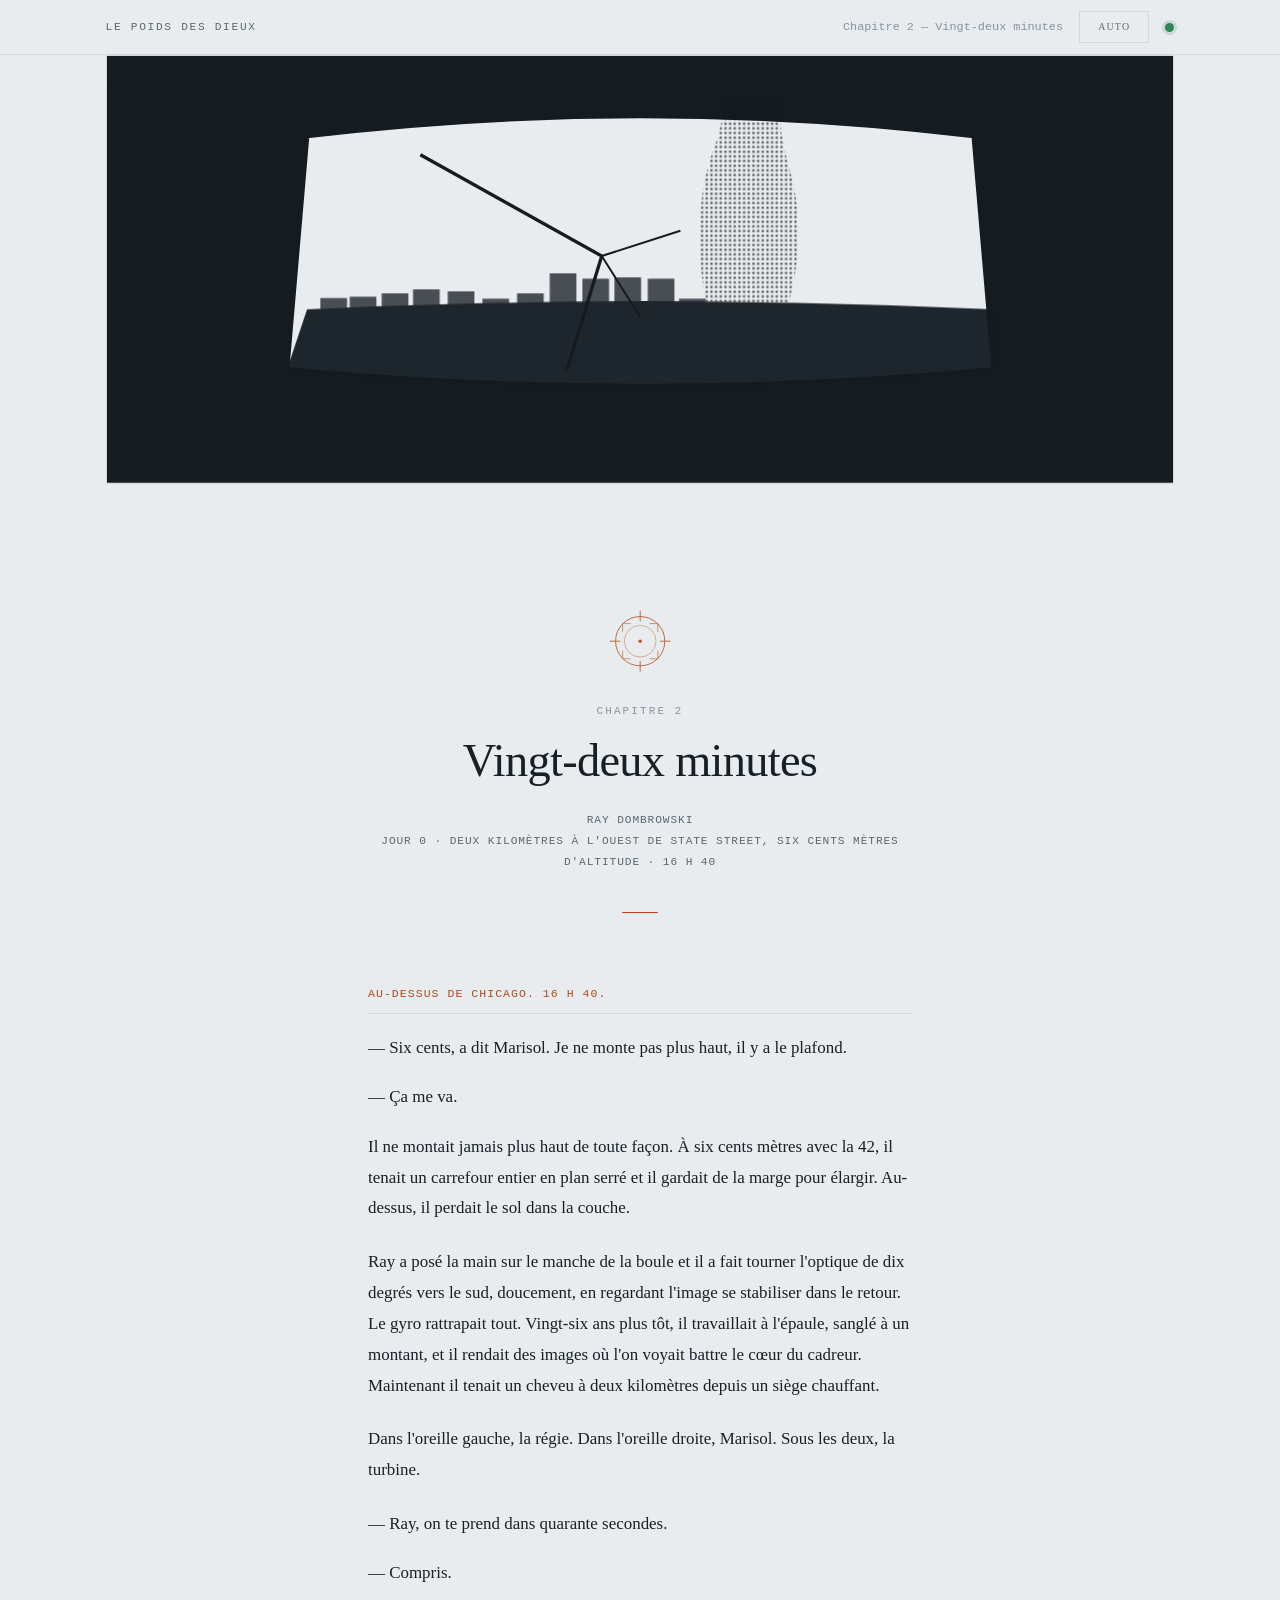
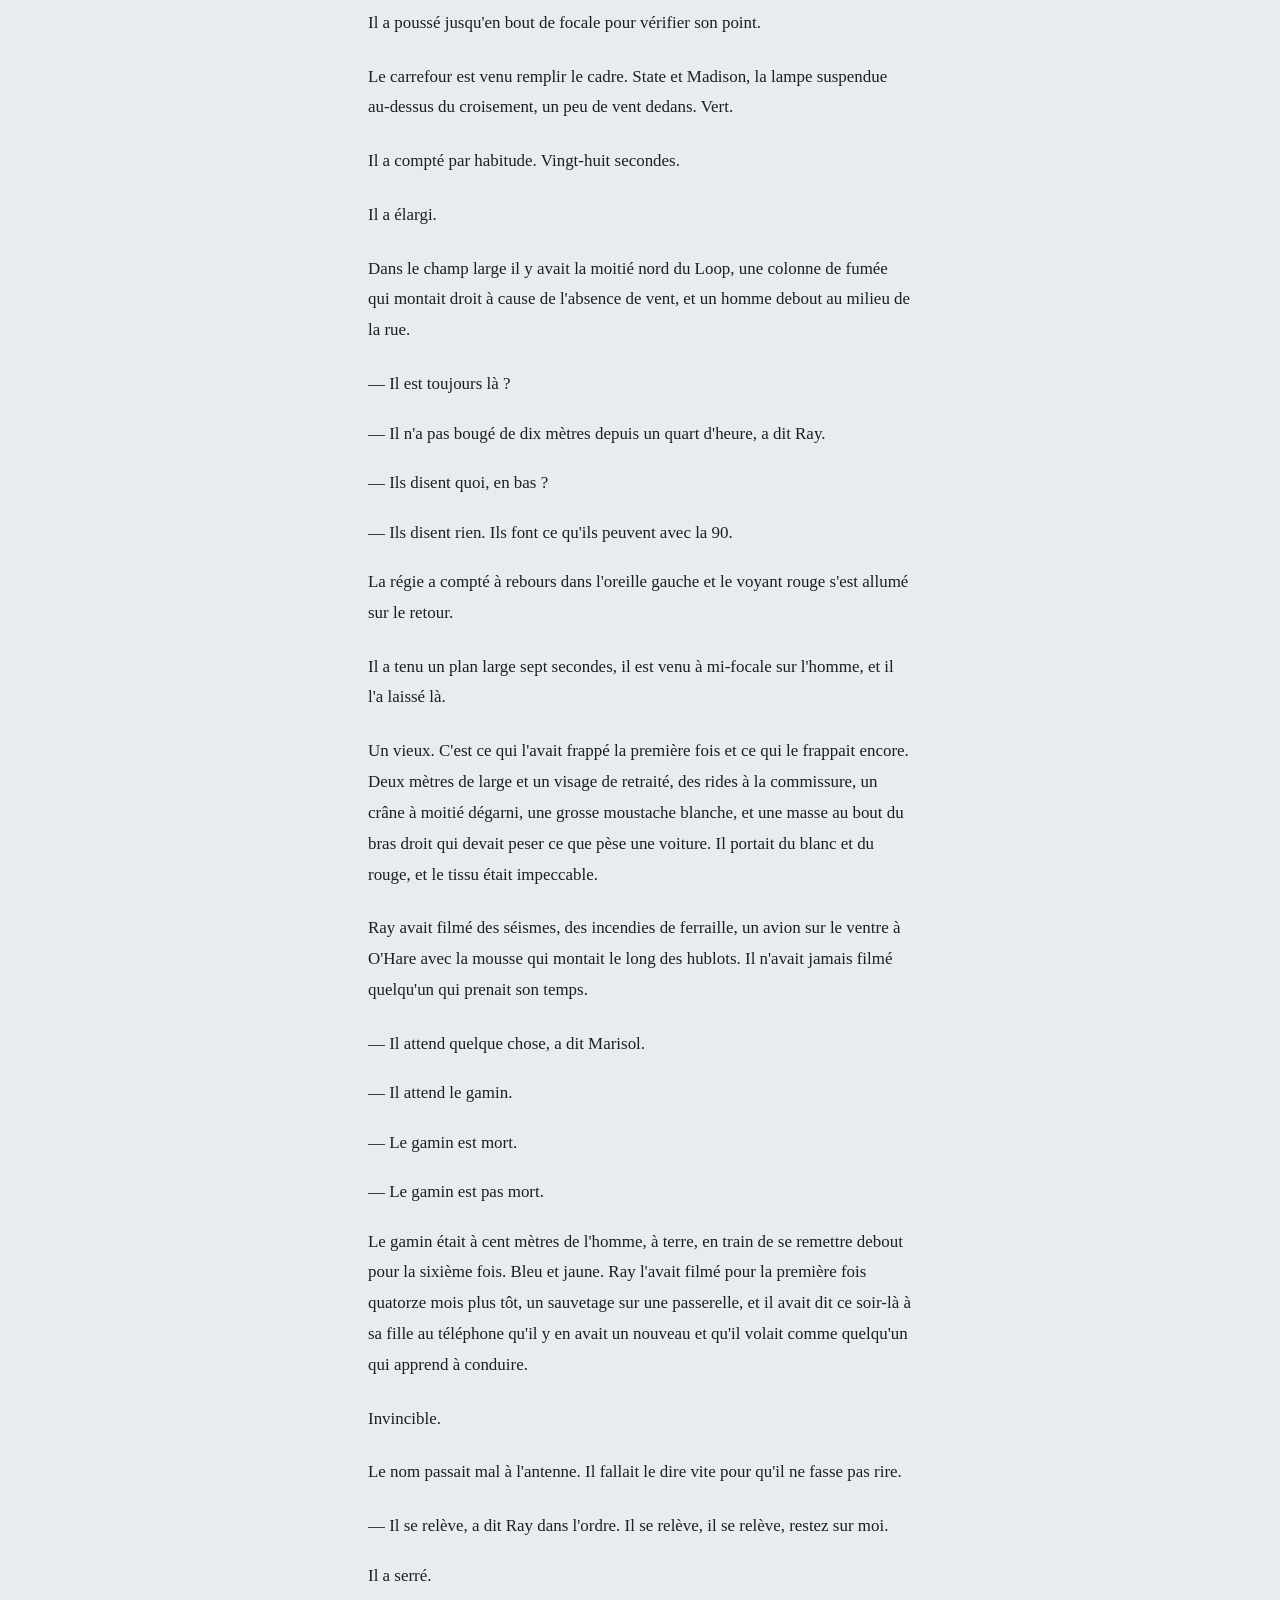
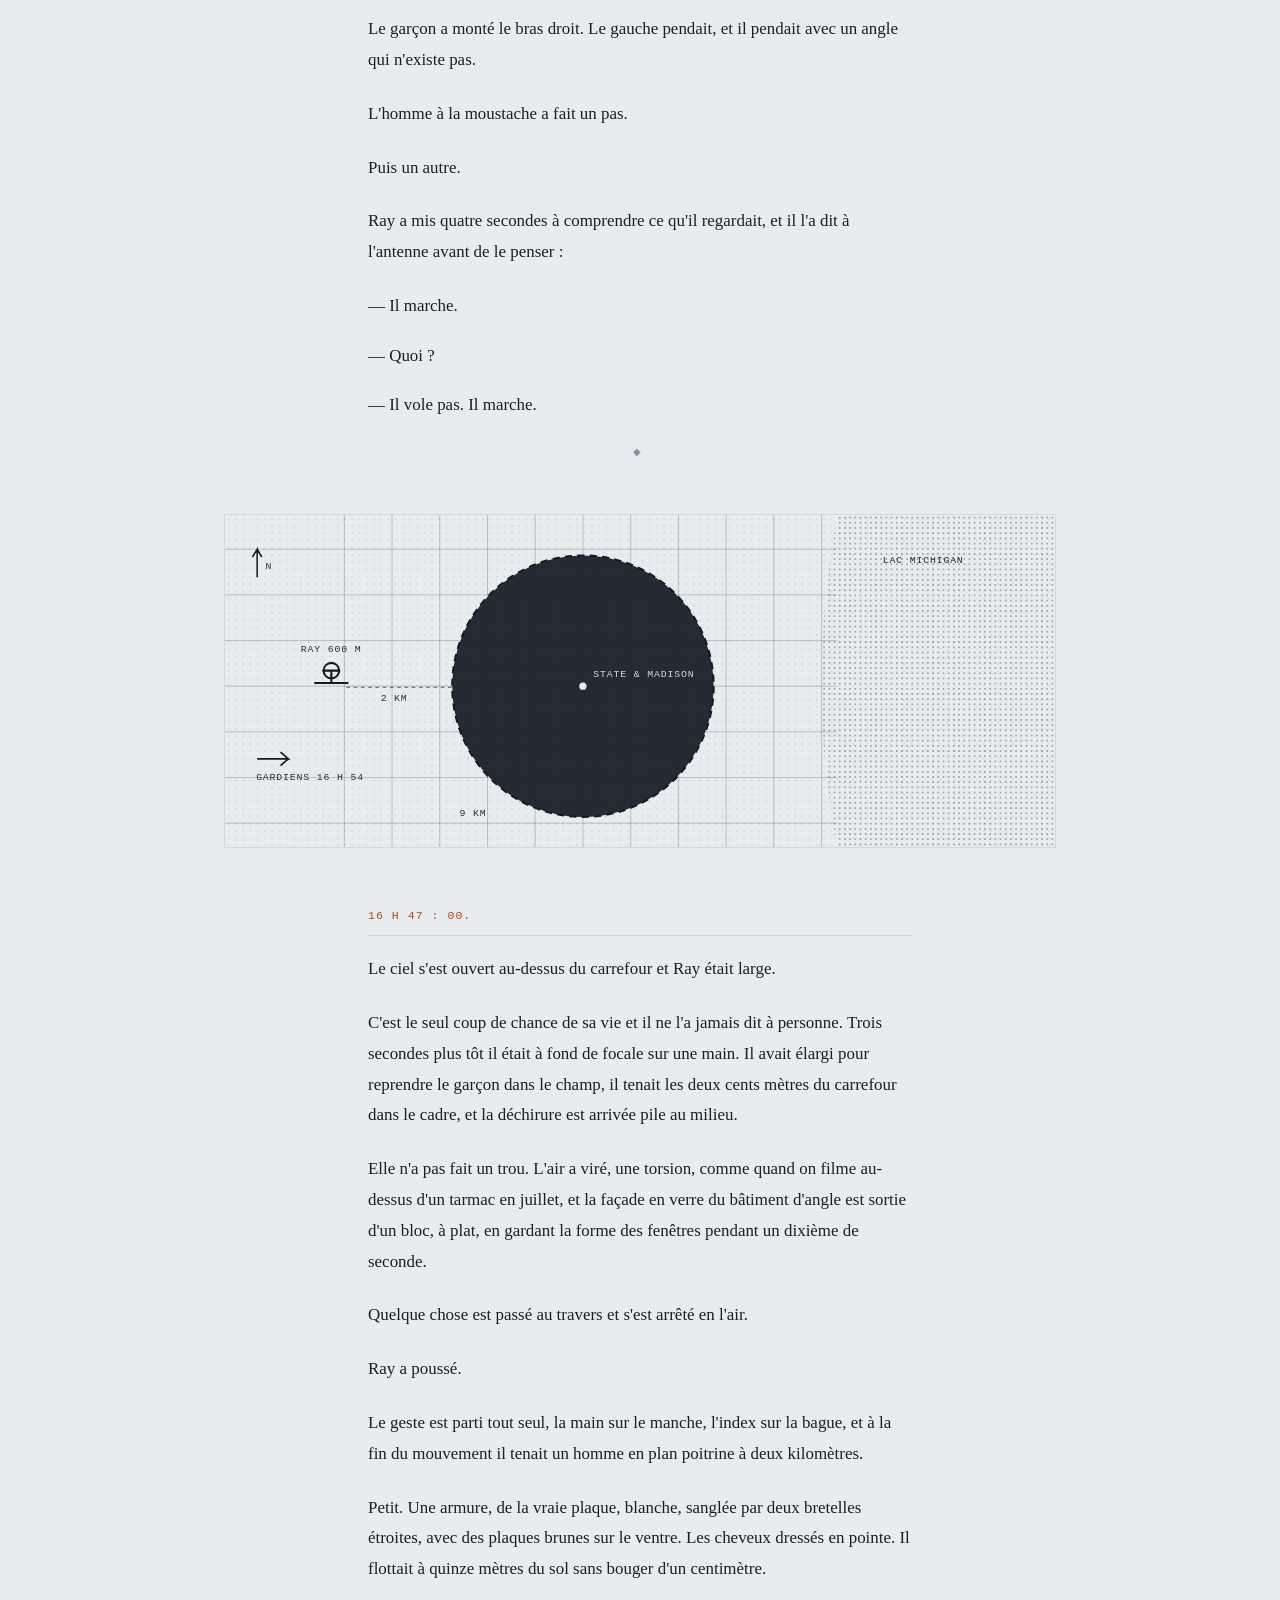
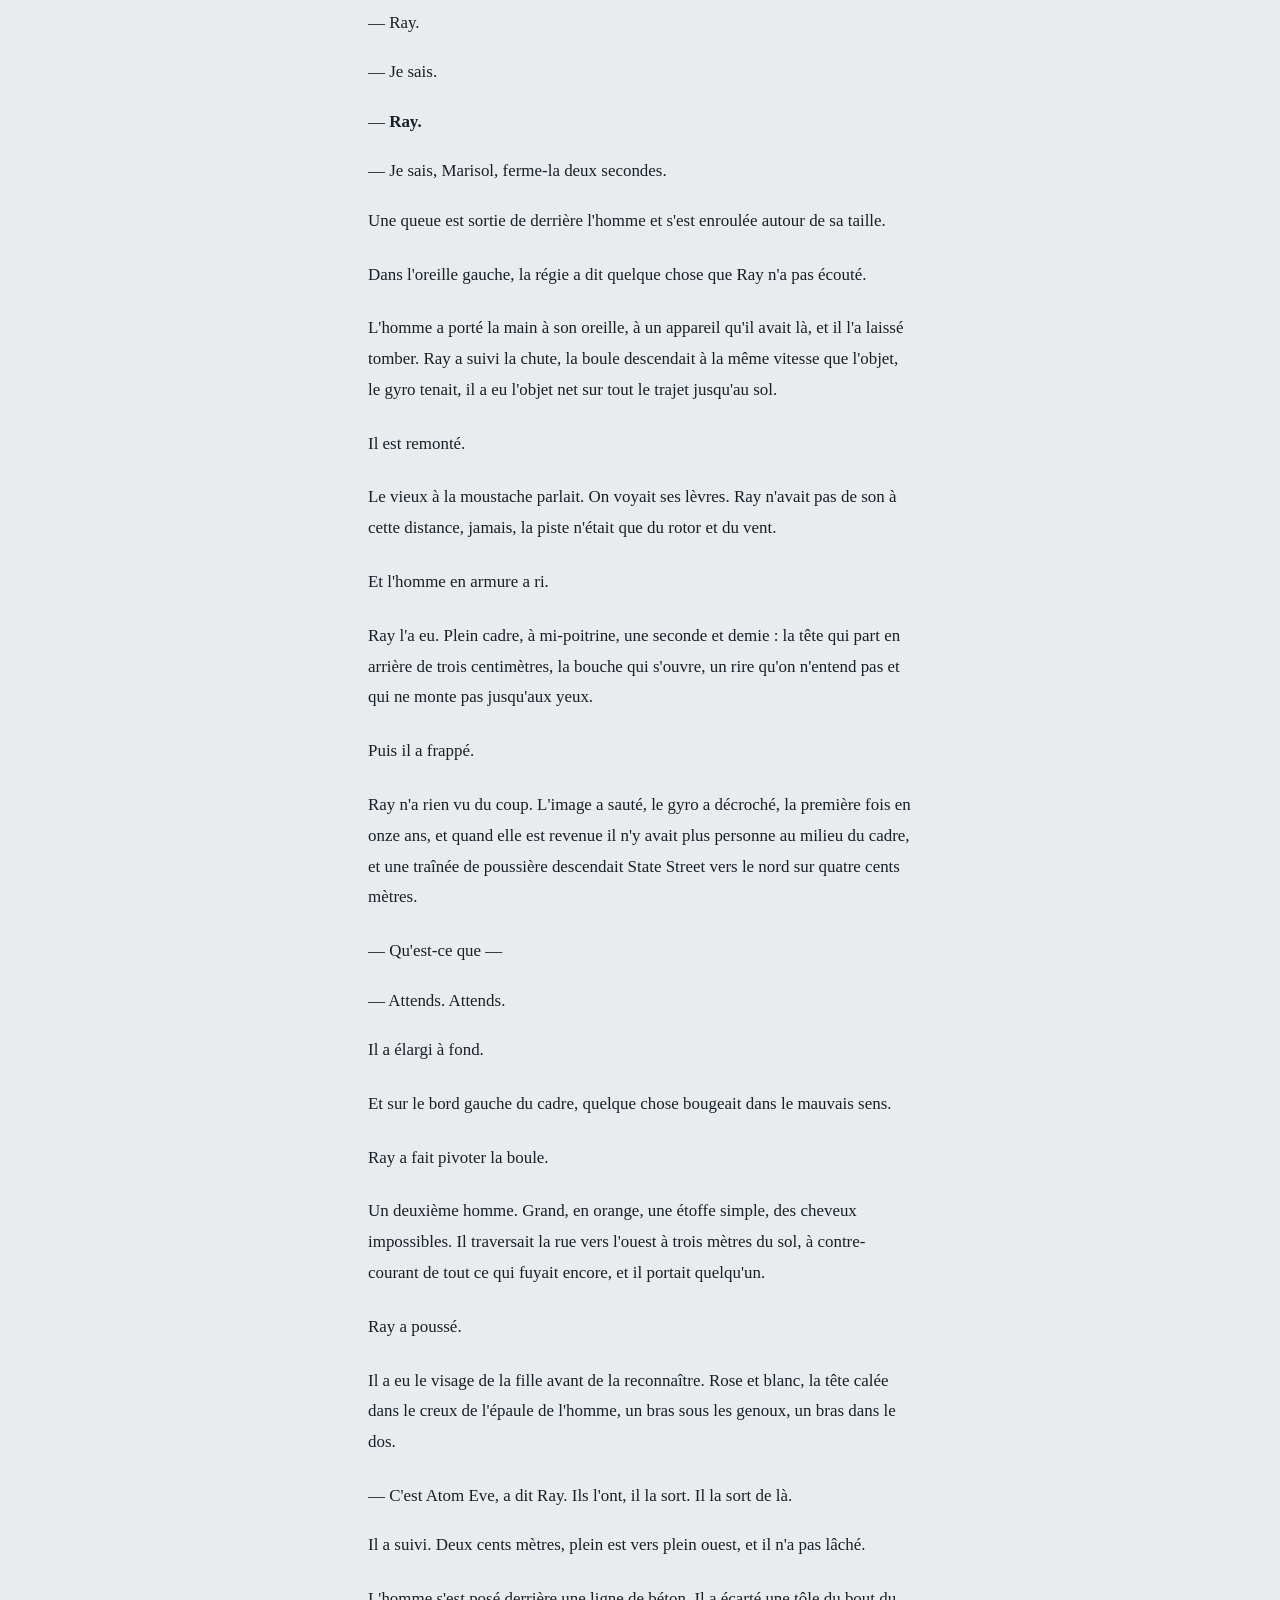
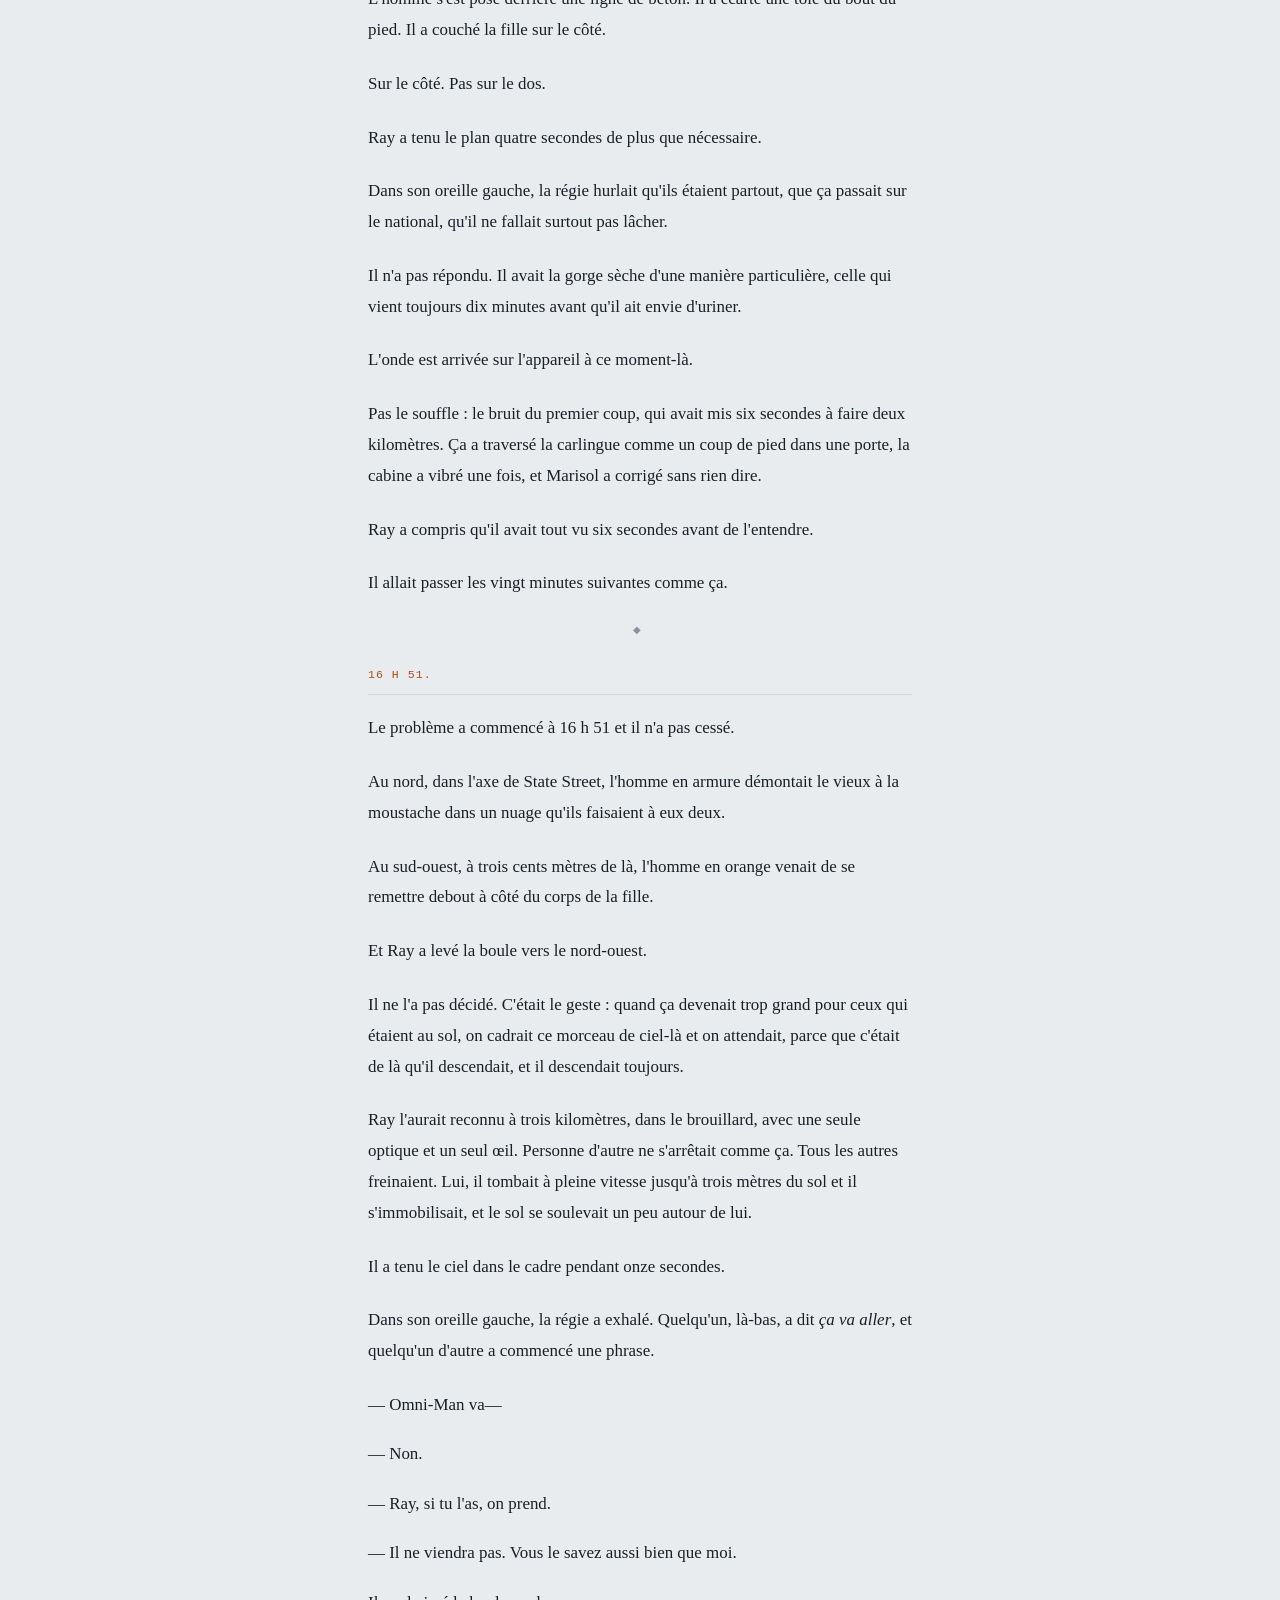
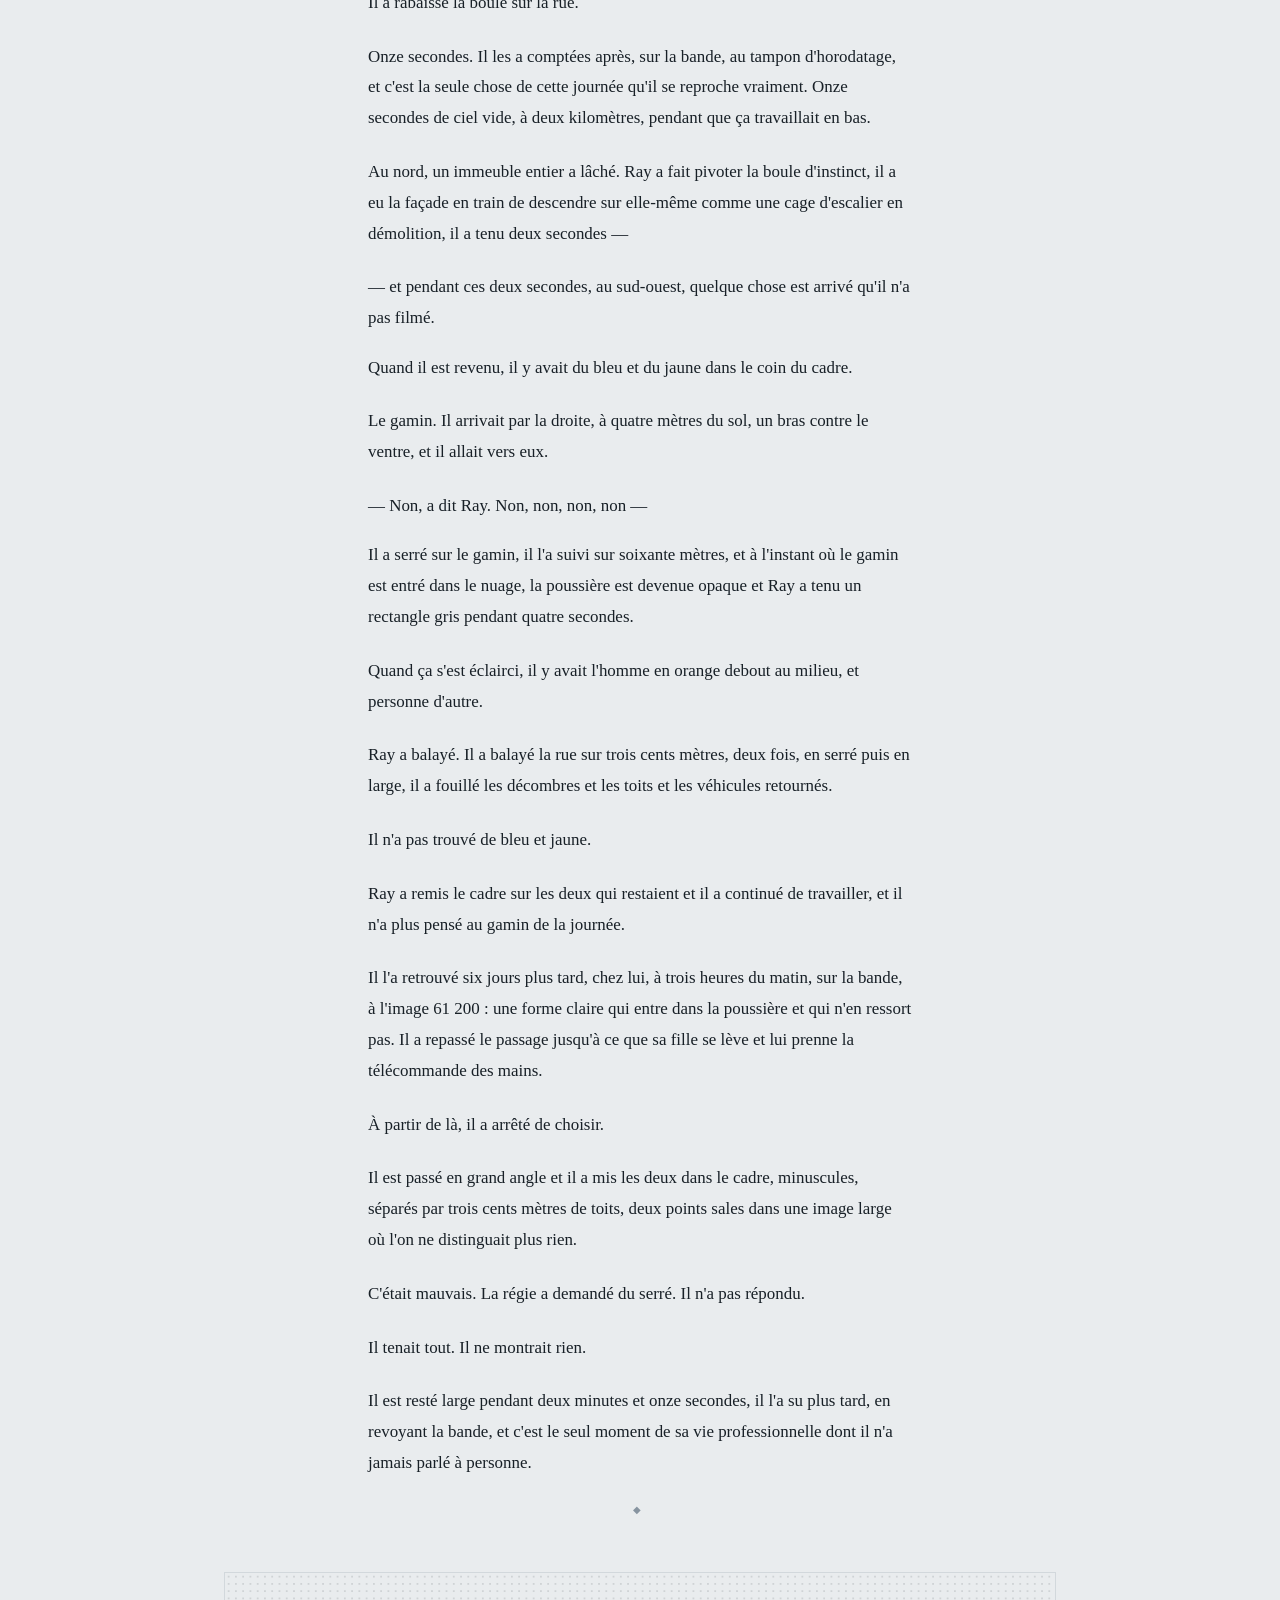
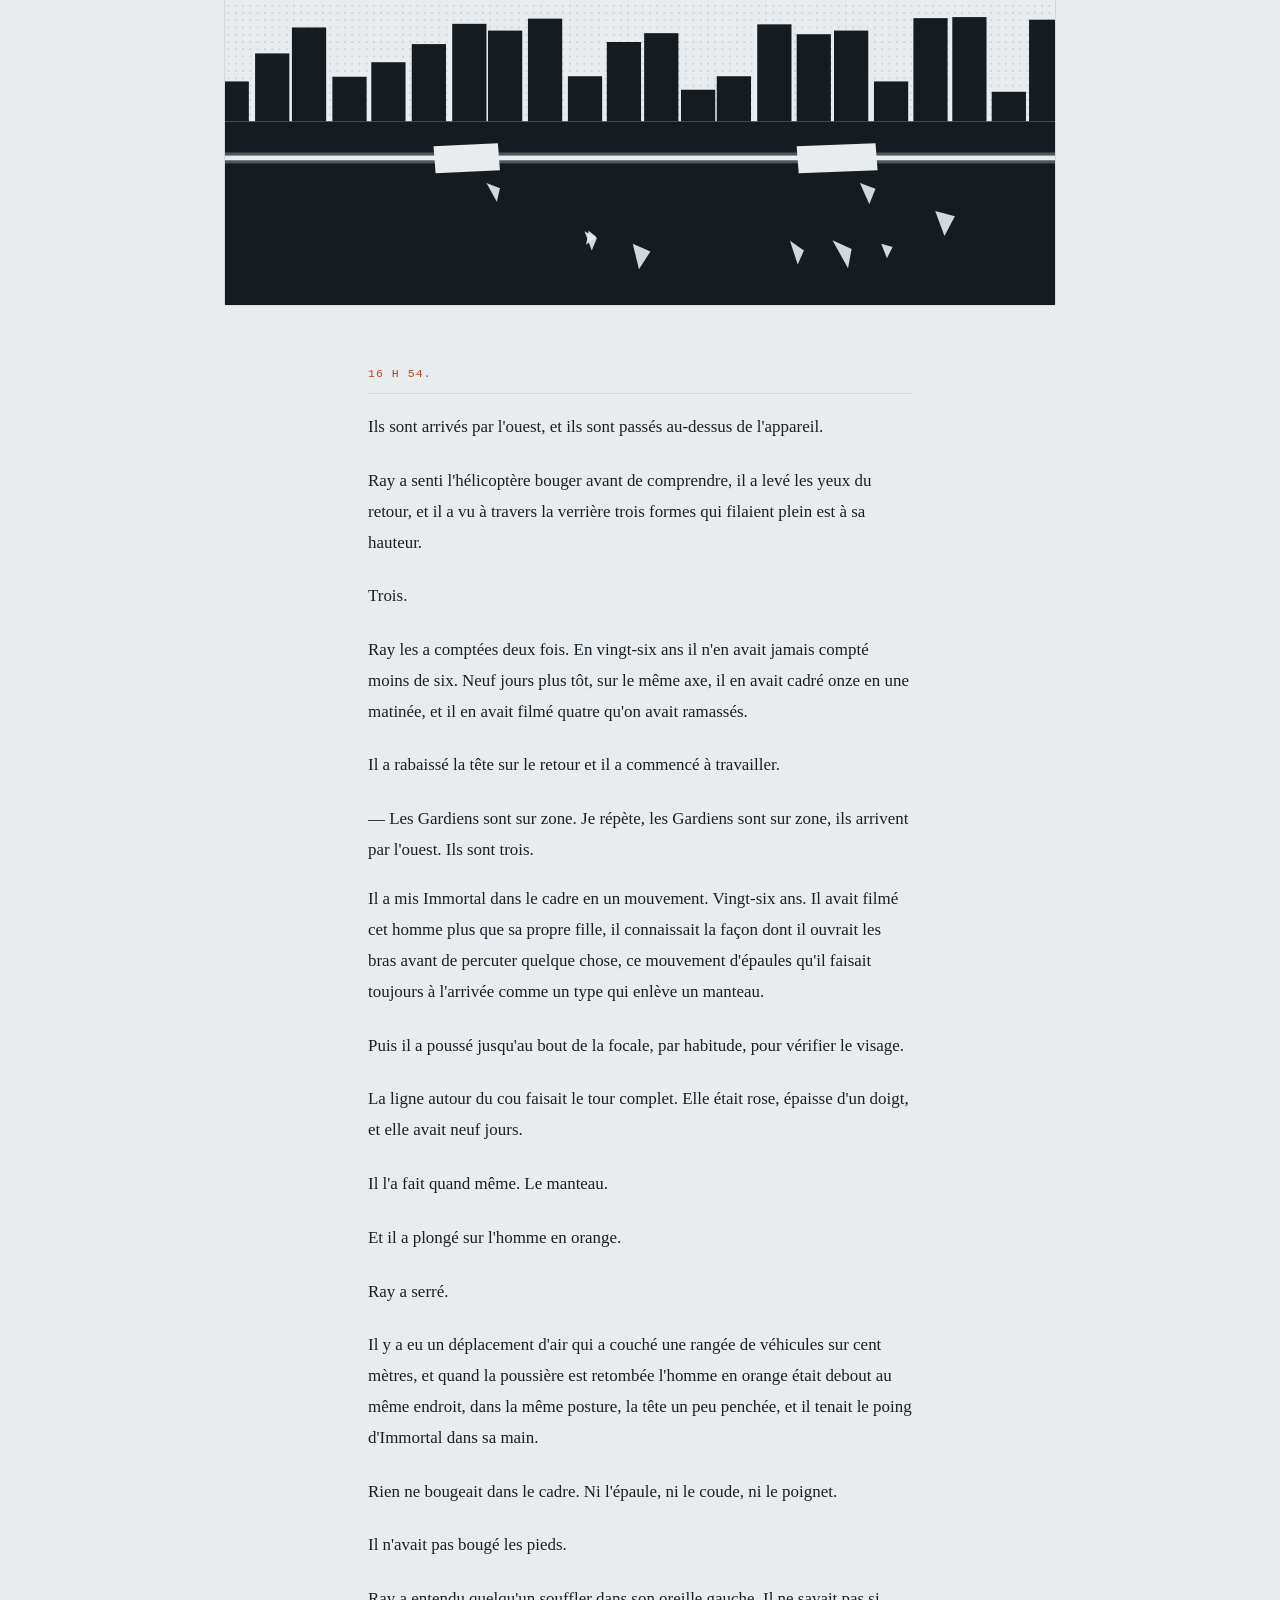
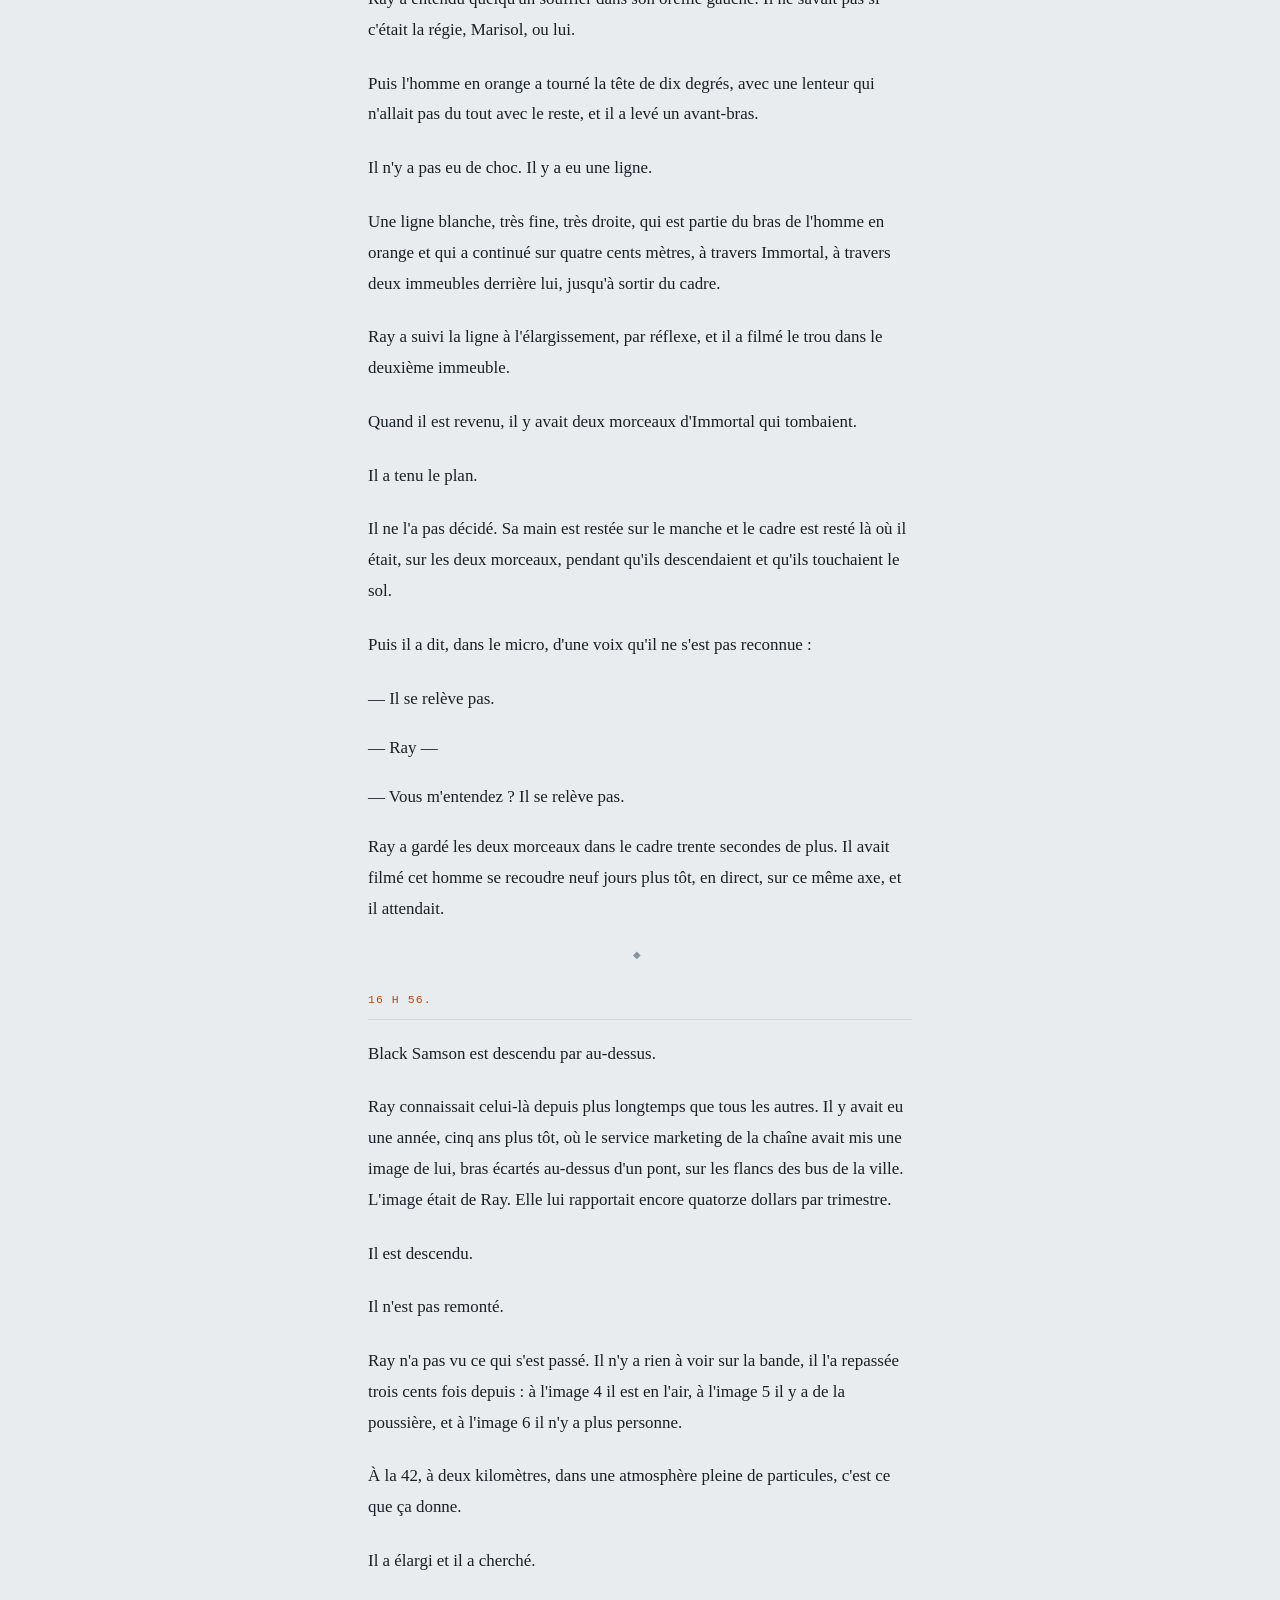
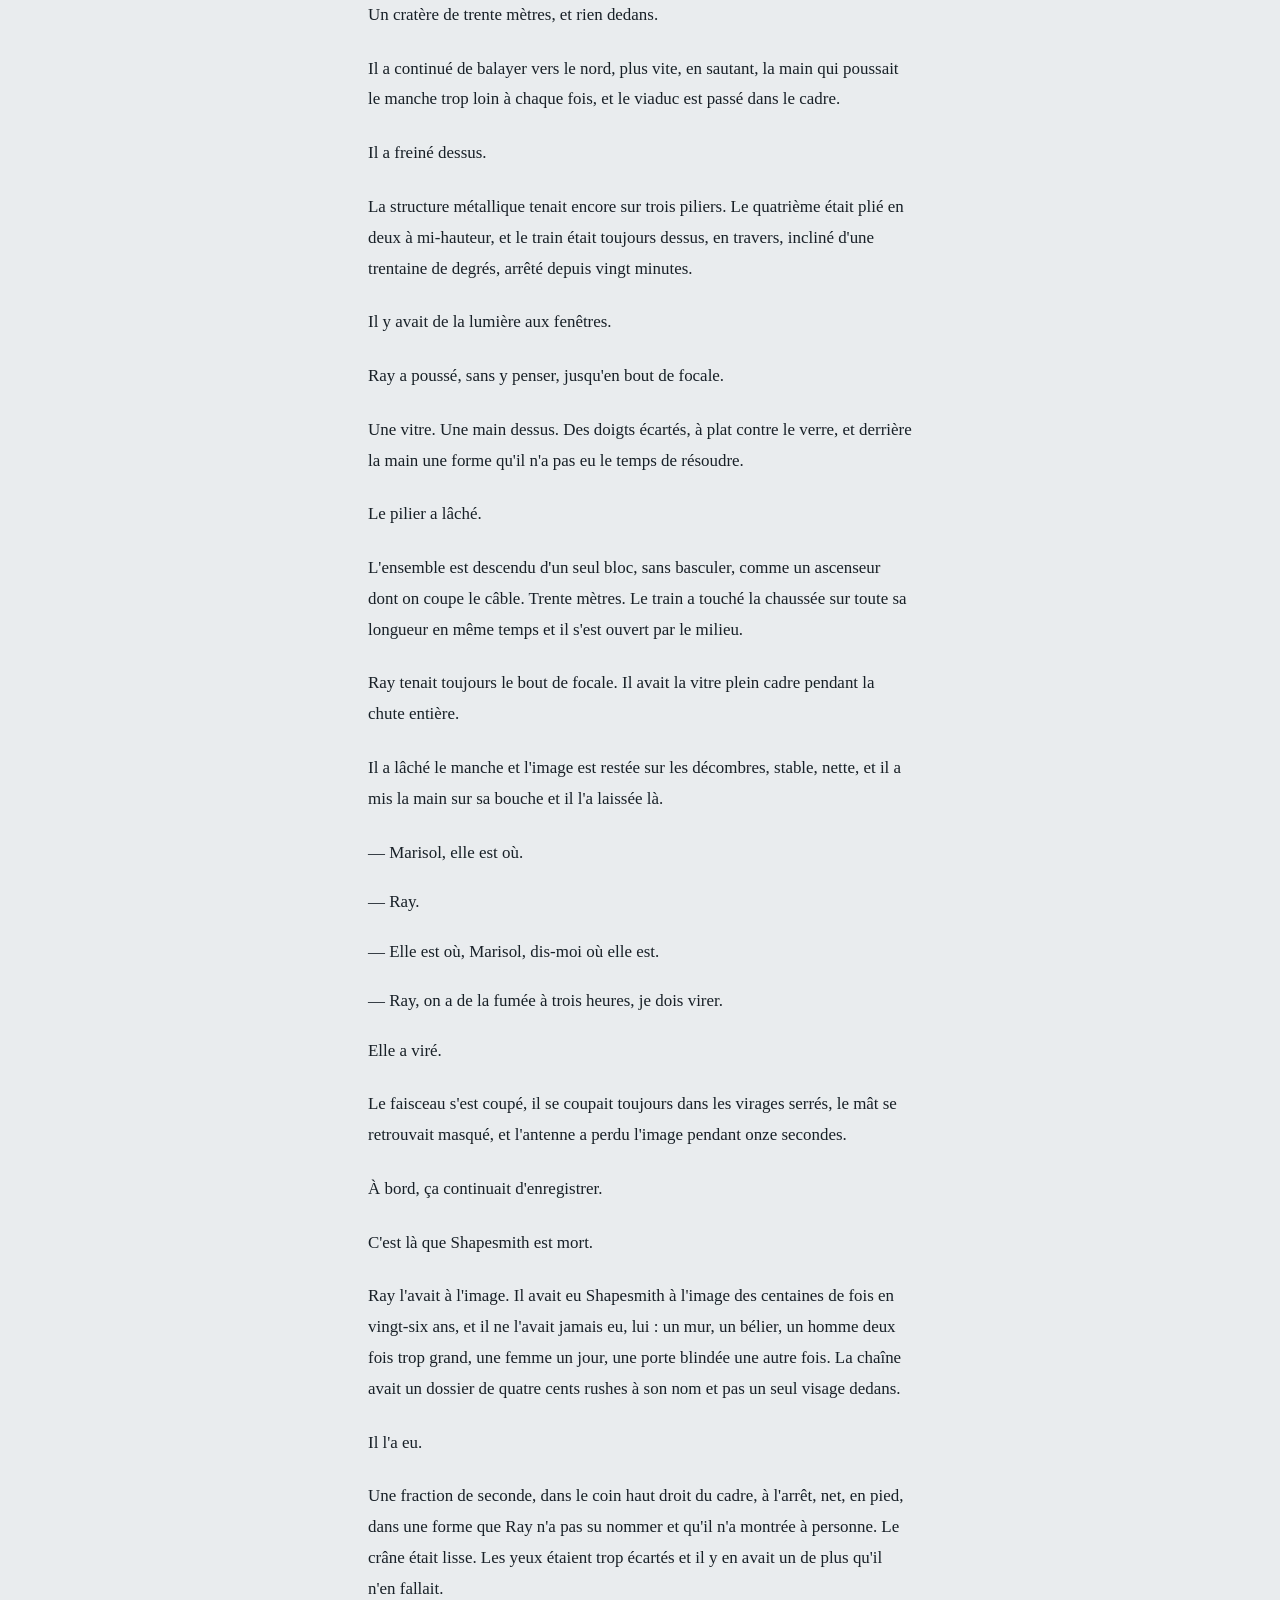
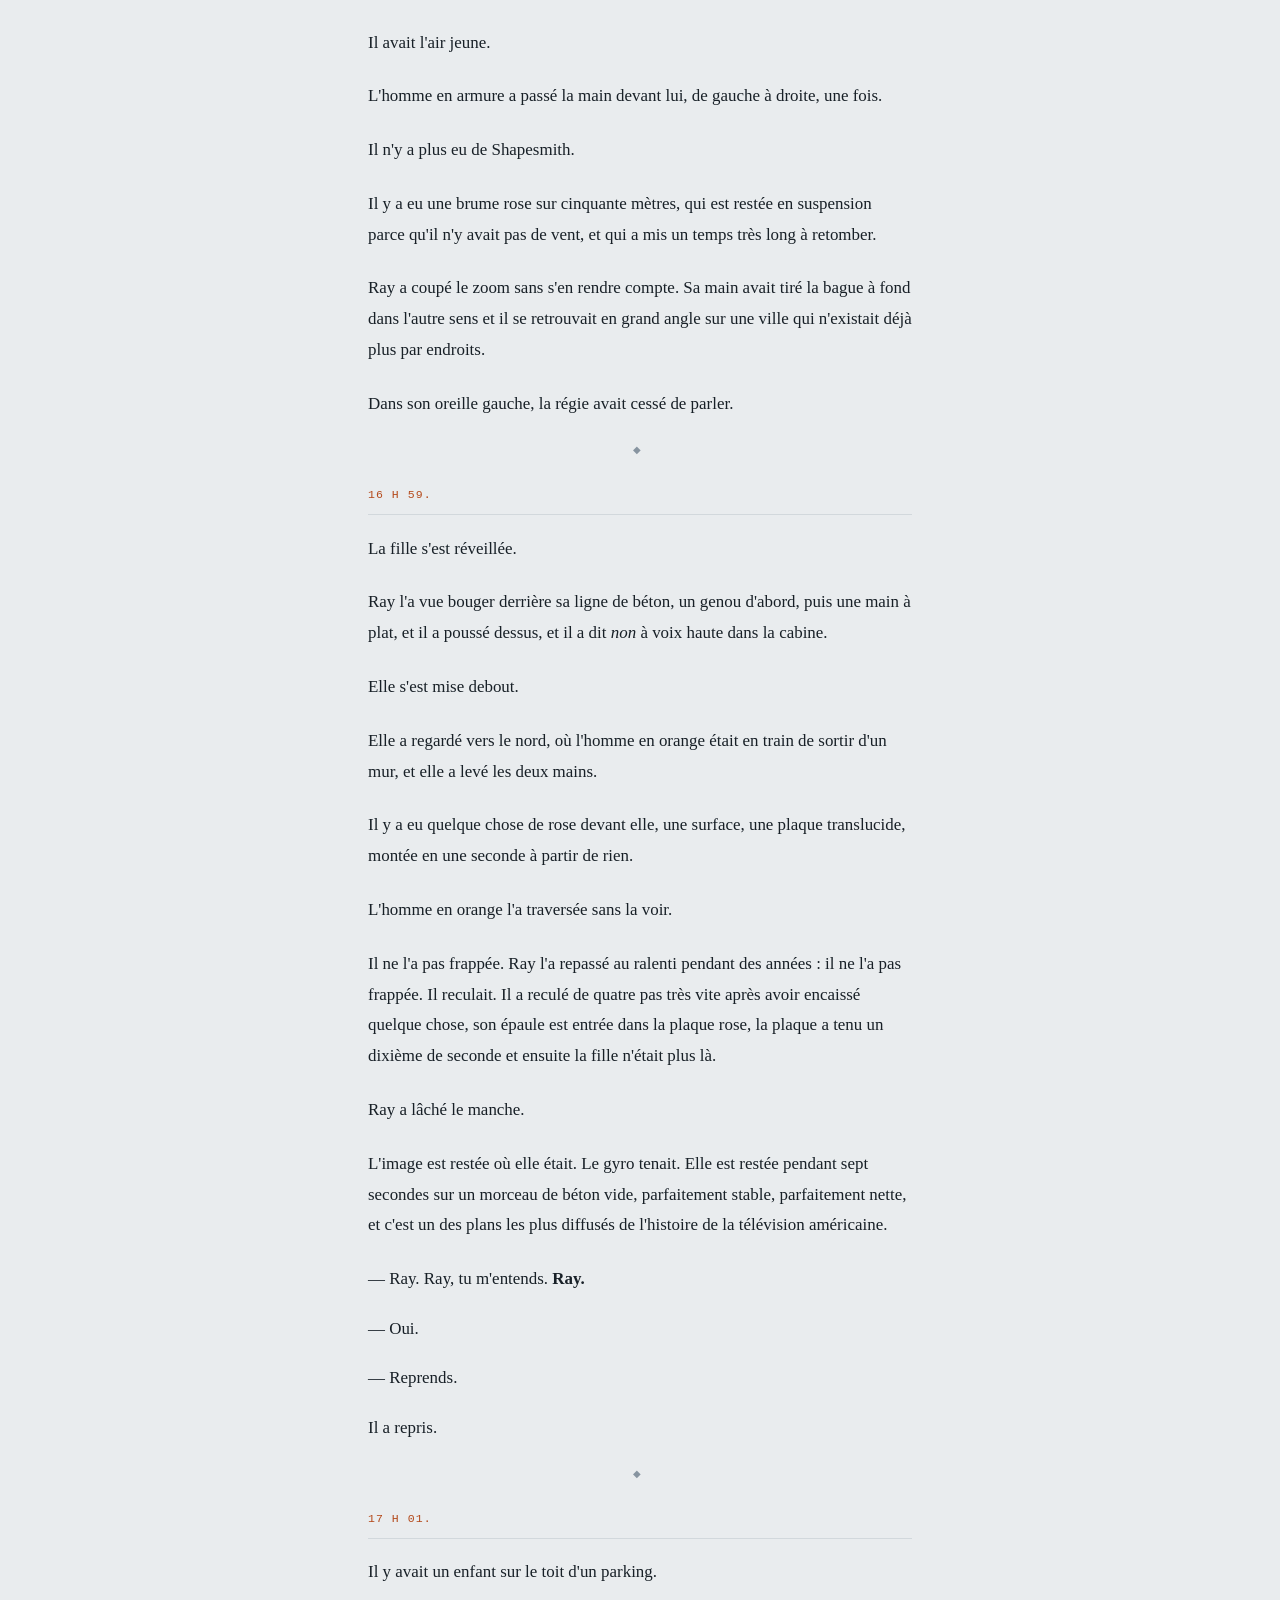
<file: docs/chapitres/02-vingt-deux-minutes.html>
<!doctype html>
<html lang="fr">
<head>
<meta charset="utf-8"/>
<meta name="viewport" content="width=device-width,initial-scale=1"/>
<title>Chapitre 2 — Vingt-deux minutes | Le Poids des dieux</title>
<meta name="description" content="Il ne montait jamais plus haut de toute façon. À six cents mètres avec la 42, il tenait un carrefour entier en plan serré et il gardait de la marge…"/>
<link rel="canonical" href="https://saniadamou14.github.io/Confrontation/chapitres/02-vingt-deux-minutes.html"/>
<link rel="icon" type="image/svg+xml" href="../assets/favicon.svg"/>
<meta property="og:type" content="article"/>
<meta property="og:site_name" content="Le Poids des dieux"/>
<meta property="og:locale" content="fr_FR"/>
<meta property="og:title" content="Chapitre 2 — Vingt-deux minutes | Le Poids des dieux"/>
<meta property="og:description" content="Il ne montait jamais plus haut de toute façon. À six cents mètres avec la 42, il tenait un carrefour entier en plan serré et il gardait de la marge…"/>
<meta property="og:url" content="https://saniadamou14.github.io/Confrontation/chapitres/02-vingt-deux-minutes.html"/>
<meta property="og:image" content="https://saniadamou14.github.io/Confrontation/assets/og.png"/>
<meta property="og:image:width" content="1200"/>
<meta property="og:image:height" content="630"/>
<meta name="twitter:card" content="summary_large_image"/>
<meta name="twitter:title" content="Chapitre 2 — Vingt-deux minutes | Le Poids des dieux"/>
<meta name="twitter:description" content="Il ne montait jamais plus haut de toute façon. À six cents mètres avec la 42, il tenait un carrefour entier en plan serré et il gardait de la marge…"/>
<meta name="twitter:image" content="https://saniadamou14.github.io/Confrontation/assets/og.png"/>
<meta name="theme-color" content="#0E1418" media="(prefers-color-scheme:dark)"/>
<meta name="theme-color" content="#E9ECEE" media="(prefers-color-scheme:light)"/>
<script>try{var t=localStorage.getItem('pdd:theme');
if(t&&t!=='auto')document.documentElement.setAttribute('data-theme',t);}catch(e){}</script>
<link rel="stylesheet" href="../css/style.css"/>
</head>
<body>
<a class="evite" href="#contenu">Aller au contenu</a>
<div class="barre"><div class="enveloppe barre-i">
<a class="marque mono" href="../index.html">Le Poids des dieux</a>
<span class="barre-titre mono">Chapitre 2 — Vingt-deux minutes</span>
<button class="theme mono" id="theme" type="button"
  aria-label="Changer de thème">Auto</button>
<span class="lampe" title="State &amp; Madison — cycle de 64 secondes"></span>
</div><div class="jauge" id="jauge"></div></div>
<main id="contenu"><div class="enveloppe">
<article data-chapitre="2" data-url="chapitres/02-vingt-deux-minutes.html" data-titre="Vingt-deux minutes">
<div class="planche planche-chap"><svg xmlns="http://www.w3.org/2000/svg" viewBox="0 0 1600 640" preserveAspectRatio="xMidYMid slice" role="img"><defs><pattern id="t1" width="14" height="14" patternUnits="userSpaceOnUse"><circle cx="7" cy="7" r="1.1" fill="var(--pl-ink)"/></pattern><pattern id="t2" width="10" height="10" patternUnits="userSpaceOnUse"><circle cx="5" cy="5" r="1.5" fill="var(--pl-ink)"/></pattern><pattern id="t3" width="7" height="7" patternUnits="userSpaceOnUse"><circle cx="3.5" cy="3.5" r="1.8" fill="var(--pl-ink)"/></pattern><pattern id="hach" width="9" height="9" patternUnits="userSpaceOnUse" patternTransform="rotate(35)"><line x1="0" y1="0" x2="0" y2="9" stroke="var(--pl-ink)" stroke-width="1.6"/></pattern><linearGradient id="fondu" x1="0" y1="0" x2="0" y2="1"><stop offset="0" stop-color="var(--pl-ink)" stop-opacity="0"/><stop offset="1" stop-color="var(--pl-ink)" stop-opacity="1"/></linearGradient></defs><rect width="100%" height="100%" fill="var(--pl-paper)"/><rect x="0" y="0" width="1600" height="640" fill="url(#t1)" opacity="0.45"/><path d="M300 120 Q800 60 1300 120 L1330 470 Q800 520 270 470 Z" fill="var(--pl-paper)"/><path d="M300 120 Q800 60 1300 120 L1330 470 Q800 520 270 470 Z" fill="none" stroke="var(--pl-ink)" stroke-width="7"/><path d="M0 0 H1600 V640 H0 Z M300 120 Q800 60 1300 120 L1330 470 Q800 520 270 470 Z" fill="var(--pl-ink)" fill-rule="evenodd"/><g clip-path="none" opacity=".95"><path d="M300 380 Q800 356 1330 380 L1330 470 Q800 520 270 470 Z" fill="var(--pl-ink)"/><path d="M900 380 Q874 250 906 150 Q938 66 918 20 L1010 20 Q1000 90 1024 170 Q1052 268 1020 380 Z" fill="url(#t3)" opacity=".85"/><g opacity=".8"><rect x="320" y="363" width="40" height="17" fill="var(--pl-ink)"/><rect x="364" y="361" width="40" height="19" fill="var(--pl-ink)"/><rect x="412" y="356" width="40" height="24" fill="var(--pl-ink)"/><rect x="459" y="350" width="40" height="30" fill="var(--pl-ink)"/><rect x="511" y="353" width="40" height="27" fill="var(--pl-ink)"/><rect x="563" y="364" width="40" height="16" fill="var(--pl-ink)"/><rect x="615" y="356" width="40" height="24" fill="var(--pl-ink)"/><rect x="664" y="326" width="40" height="54" fill="var(--pl-ink)"/><rect x="713" y="334" width="40" height="46" fill="var(--pl-ink)"/><rect x="761" y="332" width="40" height="48" fill="var(--pl-ink)"/><rect x="811" y="334" width="40" height="46" fill="var(--pl-ink)"/><rect x="858" y="364" width="40" height="16" fill="var(--pl-ink)"/></g></g><path d="M470 148 L742 300 L690 470" stroke="var(--pl-ink)" stroke-width="5" fill="none"/><path d="M742 300 L860 262 M742 300 L800 392" stroke="var(--pl-ink)" stroke-width="3" fill="none"/><path d="M0 40 Q700 96 1600 26 L1600 0 L0 0 Z" fill="var(--pl-ink)"/></svg></div>
<div class="colonne">
<header class="chap-tete">
<div class="embleme"><svg viewBox="0 0 120 120" fill="none" stroke="currentColor" stroke-width="1.5" aria-hidden="true">
<circle cx="60" cy="60" r="42"/><circle cx="60" cy="60" r="27" opacity=".5"/>
<line x1="60" y1="8" x2="60" y2="26"/><line x1="60" y1="94" x2="60" y2="112"/>
<line x1="8" y1="60" x2="26" y2="60"/><line x1="94" y1="60" x2="112" y2="60"/>
<path d="M30 30 L44 30 M30 30 L30 44 M90 30 L76 30 M90 30 L90 44" opacity=".7"/>
<path d="M30 90 L44 90 M30 90 L30 76 M90 90 L76 90 M90 90 L90 76" opacity=".7"/>
<circle cx="60" cy="60" r="3" fill="currentColor" stroke="none"/></svg></div>
<p class="num mono">Chapitre 2</p>
<h1>Vingt-deux minutes</h1>
<p class="sit mono">Ray Dombrowski<br/>Jour 0 · Deux kilomètres à l'ouest de State Street, six cents mètres d'altitude · 16 h 40</p>
<div class="filet"></div>
</header>
<div class="prose"><p class="situation">Au-dessus de Chicago. 16 h 40.</p>
<p class="replique">— Six cents, a dit Marisol. Je ne monte pas plus haut, il y a le plafond.</p>
<p class="replique">— Ça me va.</p>
<p>Il ne montait jamais plus haut de toute façon. À six cents mètres avec la 42, il tenait un carrefour entier en plan serré et il gardait de la marge pour élargir. Au-dessus, il perdait le sol dans la couche.</p>
<p>Ray a posé la main sur le manche de la boule et il a fait tourner l'optique de dix degrés vers le sud, doucement, en regardant l'image se stabiliser dans le retour. Le gyro rattrapait tout. Vingt-six ans plus tôt, il travaillait à l'épaule, sanglé à un montant, et il rendait des images où l'on voyait battre le cœur du cadreur. Maintenant il tenait un cheveu à deux kilomètres depuis un siège chauffant.</p>
<p>Dans l'oreille gauche, la régie. Dans l'oreille droite, Marisol. Sous les deux, la turbine.</p>
<p class="replique">— Ray, on te prend dans quarante secondes.</p>
<p class="replique">— Compris.</p>
<p>Il a poussé jusqu'en bout de focale pour vérifier son point.</p>
<p>Le carrefour est venu remplir le cadre. State et Madison, la lampe suspendue au-dessus du croisement, un peu de vent dedans. Vert.</p>
<p>Il a compté par habitude. Vingt-huit secondes.</p>
<p>Il a élargi.</p>
<p>Dans le champ large il y avait la moitié nord du Loop, une colonne de fumée qui montait droit à cause de l'absence de vent, et un homme debout au milieu de la rue.</p>
<p class="replique">— Il est toujours là ?</p>
<p class="replique">— Il n'a pas bougé de dix mètres depuis un quart d'heure, a dit Ray.</p>
<p class="replique">— Ils disent quoi, en bas ?</p>
<p class="replique">— Ils disent rien. Ils font ce qu'ils peuvent avec la 90.</p>
<p>La régie a compté à rebours dans l'oreille gauche et le voyant rouge s'est allumé sur le retour.</p>
<p>Il a tenu un plan large sept secondes, il est venu à mi-focale sur l'homme, et il l'a laissé là.</p>
<p>Un vieux. C'est ce qui l'avait frappé la première fois et ce qui le frappait encore. Deux mètres de large et un visage de retraité, des rides à la commissure, un crâne à moitié dégarni, une grosse moustache blanche, et une masse au bout du bras droit qui devait peser ce que pèse une voiture. Il portait du blanc et du rouge, et le tissu était impeccable.</p>
<p>Ray avait filmé des séismes, des incendies de ferraille, un avion sur le ventre à O'Hare avec la mousse qui montait le long des hublots. Il n'avait jamais filmé quelqu'un qui prenait son temps.</p>
<p class="replique">— Il attend quelque chose, a dit Marisol.</p>
<p class="replique">— Il attend le gamin.</p>
<p class="replique">— Le gamin est mort.</p>
<p class="replique">— Le gamin est pas mort.</p>
<p>Le gamin était à cent mètres de l'homme, à terre, en train de se remettre debout pour la sixième fois. Bleu et jaune. Ray l'avait filmé pour la première fois quatorze mois plus tôt, un sauvetage sur une passerelle, et il avait dit ce soir-là à sa fille au téléphone qu'il y en avait un nouveau et qu'il volait comme quelqu'un qui apprend à conduire.</p>
<p>Invincible.</p>
<p>Le nom passait mal à l'antenne. Il fallait le dire vite pour qu'il ne fasse pas rire.</p>
<p class="replique">— Il se relève, a dit Ray dans l'ordre. Il se relève, il se relève, restez sur moi.</p>
<p>Il a serré.</p>
<p>Le garçon a monté le bras droit. Le gauche pendait, et il pendait avec un angle qui n'existe pas.</p>
<p>L'homme à la moustache a fait un pas.</p>
<p>Puis un autre.</p>
<p>Ray a mis quatre secondes à comprendre ce qu'il regardait, et il l'a dit à l'antenne avant de le penser :</p>
<p class="replique">— Il marche.</p>
<p class="replique">— Quoi ?</p>
<p class="replique">— Il vole pas. Il marche.</p>
<div class="rupture" aria-hidden="true">◆</div>
<div class="planche planche-interieure"><svg xmlns="http://www.w3.org/2000/svg" viewBox="0 0 1600 640" preserveAspectRatio="xMidYMid slice" role="img"><defs><pattern id="t1" width="14" height="14" patternUnits="userSpaceOnUse"><circle cx="7" cy="7" r="1.1" fill="var(--pl-ink)"/></pattern><pattern id="t2" width="10" height="10" patternUnits="userSpaceOnUse"><circle cx="5" cy="5" r="1.5" fill="var(--pl-ink)"/></pattern><pattern id="t3" width="7" height="7" patternUnits="userSpaceOnUse"><circle cx="3.5" cy="3.5" r="1.8" fill="var(--pl-ink)"/></pattern><pattern id="hach" width="9" height="9" patternUnits="userSpaceOnUse" patternTransform="rotate(35)"><line x1="0" y1="0" x2="0" y2="9" stroke="var(--pl-ink)" stroke-width="1.6"/></pattern><linearGradient id="fondu" x1="0" y1="0" x2="0" y2="1"><stop offset="0" stop-color="var(--pl-ink)" stop-opacity="0"/><stop offset="1" stop-color="var(--pl-ink)" stop-opacity="1"/></linearGradient></defs><rect width="100%" height="100%" fill="var(--pl-paper)"/><rect x="0" y="0" width="1600" height="640" fill="url(#t1)" opacity="0.22"/><path d="M1180 0 L1600 0 L1600 640 L1180 640 Q1120 330 1180 0 Z" fill="url(#t2)" opacity=".5"/><text x="1268" y="92" text-anchor="start" fill="var(--pl-ink)" font-family="ui-monospace,Consolas,monospace" font-size="19" letter-spacing="1.6" opacity=".9">LAC MICHIGAN</text><line x1="230" y1="0" x2="230" y2="640" stroke="var(--pl-ink)" stroke-width="1.4" opacity=".3"/><line x1="322" y1="0" x2="322" y2="640" stroke="var(--pl-ink)" stroke-width="1.4" opacity=".3"/><line x1="414" y1="0" x2="414" y2="640" stroke="var(--pl-ink)" stroke-width="1.4" opacity=".3"/><line x1="506" y1="0" x2="506" y2="640" stroke="var(--pl-ink)" stroke-width="1.4" opacity=".3"/><line x1="598" y1="0" x2="598" y2="640" stroke="var(--pl-ink)" stroke-width="1.4" opacity=".3"/><line x1="690" y1="0" x2="690" y2="640" stroke="var(--pl-ink)" stroke-width="1.4" opacity=".3"/><line x1="782" y1="0" x2="782" y2="640" stroke="var(--pl-ink)" stroke-width="1.4" opacity=".3"/><line x1="874" y1="0" x2="874" y2="640" stroke="var(--pl-ink)" stroke-width="1.4" opacity=".3"/><line x1="966" y1="0" x2="966" y2="640" stroke="var(--pl-ink)" stroke-width="1.4" opacity=".3"/><line x1="1058" y1="0" x2="1058" y2="640" stroke="var(--pl-ink)" stroke-width="1.4" opacity=".3"/><line x1="1150" y1="0" x2="1150" y2="640" stroke="var(--pl-ink)" stroke-width="1.4" opacity=".3"/><line x1="0" y1="66" x2="1180" y2="66" stroke="var(--pl-ink)" stroke-width="1.4" opacity=".3"/><line x1="0" y1="154" x2="1180" y2="154" stroke="var(--pl-ink)" stroke-width="1.4" opacity=".3"/><line x1="0" y1="242" x2="1180" y2="242" stroke="var(--pl-ink)" stroke-width="1.4" opacity=".3"/><line x1="0" y1="330" x2="1180" y2="330" stroke="var(--pl-ink)" stroke-width="1.4" opacity=".3"/><line x1="0" y1="418" x2="1180" y2="418" stroke="var(--pl-ink)" stroke-width="1.4" opacity=".3"/><line x1="0" y1="506" x2="1180" y2="506" stroke="var(--pl-ink)" stroke-width="1.4" opacity=".3"/><line x1="0" y1="594" x2="1180" y2="594" stroke="var(--pl-ink)" stroke-width="1.4" opacity=".3"/><circle cx="690" cy="330" r="252" fill="var(--pl-ink)" opacity=".92"/><circle cx="690" cy="330" r="252" fill="none" stroke="var(--pl-ink)" stroke-width="4" stroke-dasharray="14 10"/><circle cx="690" cy="330" r="7" fill="var(--pl-paper)"/><text x="710" y="312" text-anchor="start" fill="var(--pl-paper)" font-family="ui-monospace,Consolas,monospace" font-size="19" letter-spacing="1.6" opacity=".9">STATE &amp; MADISON</text><text x="452" y="580" text-anchor="start" fill="var(--pl-ink)" font-family="ui-monospace,Consolas,monospace" font-size="19" letter-spacing="1.6" opacity=".9">9 KM</text><circle cx="205" cy="300" r="15" fill="none" stroke="var(--pl-ink)" stroke-width="4"/><path d="M188 300 l34 0 M205 300 l0 24 M172 324 l66 0" stroke="var(--pl-ink)" stroke-width="4" fill="none"/><text x="146" y="264" text-anchor="start" fill="var(--pl-ink)" font-family="ui-monospace,Consolas,monospace" font-size="19" letter-spacing="1.6" opacity=".9">RAY  600 M</text><line x1="234" y1="332" x2="438" y2="332" stroke="var(--pl-ink)" stroke-width="2" stroke-dasharray="7 7" opacity=".7"/><text x="300" y="358" text-anchor="start" fill="var(--pl-ink)" font-family="ui-monospace,Consolas,monospace" font-size="19" letter-spacing="1.6" opacity=".9">2 KM</text><path d="M62 470 l60 0 l-15 -13 M122 470 l-15 13" stroke="var(--pl-ink)" stroke-width="3.4" fill="none"/><text x="60" y="510" text-anchor="start" fill="var(--pl-ink)" font-family="ui-monospace,Consolas,monospace" font-size="19" letter-spacing="1.6" opacity=".9">GARDIENS  16 H 54</text><path d="M62 120 l0 -54 l-9 15 M62 66 l9 15" stroke="var(--pl-ink)" stroke-width="3" fill="none"/><text x="78" y="104" text-anchor="start" fill="var(--pl-ink)" font-family="ui-monospace,Consolas,monospace" font-size="19" letter-spacing="1.6" opacity=".9">N</text></svg></div>
<p class="situation">16 h 47 : 00.</p>
<p>Le ciel s'est ouvert au-dessus du carrefour et Ray était large.</p>
<p>C'est le seul coup de chance de sa vie et il ne l'a jamais dit à personne. Trois secondes plus tôt il était à fond de focale sur une main. Il avait élargi pour reprendre le garçon dans le champ, il tenait les deux cents mètres du carrefour dans le cadre, et la déchirure est arrivée pile au milieu.</p>
<p>Elle n'a pas fait un trou. L'air a viré, une torsion, comme quand on filme au-dessus d'un tarmac en juillet, et la façade en verre du bâtiment d'angle est sortie d'un bloc, à plat, en gardant la forme des fenêtres pendant un dixième de seconde.</p>
<p>Quelque chose est passé au travers et s'est arrêté en l'air.</p>
<p>Ray a poussé.</p>
<p>Le geste est parti tout seul, la main sur le manche, l'index sur la bague, et à la fin du mouvement il tenait un homme en plan poitrine à deux kilomètres.</p>
<p>Petit. Une armure, de la vraie plaque, blanche, sanglée par deux bretelles étroites, avec des plaques brunes sur le ventre. Les cheveux dressés en pointe. Il flottait à quinze mètres du sol sans bouger d'un centimètre.</p>
<p class="replique">— Ray.</p>
<p class="replique">— Je sais.</p>
<p class="replique">— <strong>Ray.</strong></p>
<p class="replique">— Je sais, Marisol, ferme-la deux secondes.</p>
<p>Une queue est sortie de derrière l'homme et s'est enroulée autour de sa taille.</p>
<p>Dans l'oreille gauche, la régie a dit quelque chose que Ray n'a pas écouté.</p>
<p>L'homme a porté la main à son oreille, à un appareil qu'il avait là, et il l'a laissé tomber. Ray a suivi la chute, la boule descendait à la même vitesse que l'objet, le gyro tenait, il a eu l'objet net sur tout le trajet jusqu'au sol.</p>
<p>Il est remonté.</p>
<p>Le vieux à la moustache parlait. On voyait ses lèvres. Ray n'avait pas de son à cette distance, jamais, la piste n'était que du rotor et du vent.</p>
<p>Et l'homme en armure a ri.</p>
<p>Ray l'a eu. Plein cadre, à mi-poitrine, une seconde et demie : la tête qui part en arrière de trois centimètres, la bouche qui s'ouvre, un rire qu'on n'entend pas et qui ne monte pas jusqu'aux yeux.</p>
<p>Puis il a frappé.</p>
<p>Ray n'a rien vu du coup. L'image a sauté, le gyro a décroché, la première fois en onze ans, et quand elle est revenue il n'y avait plus personne au milieu du cadre, et une traînée de poussière descendait State Street vers le nord sur quatre cents mètres.</p>
<p class="replique">— Qu'est-ce que —</p>
<p class="replique">— Attends. Attends.</p>
<p>Il a élargi à fond.</p>
<p>Et sur le bord gauche du cadre, quelque chose bougeait dans le mauvais sens.</p>
<p>Ray a fait pivoter la boule.</p>
<p>Un deuxième homme. Grand, en orange, une étoffe simple, des cheveux impossibles. Il traversait la rue vers l'ouest à trois mètres du sol, à contre-courant de tout ce qui fuyait encore, et il portait quelqu'un.</p>
<p>Ray a poussé.</p>
<p>Il a eu le visage de la fille avant de la reconnaître. Rose et blanc, la tête calée dans le creux de l'épaule de l'homme, un bras sous les genoux, un bras dans le dos.</p>
<p class="replique">— C'est Atom Eve, a dit Ray. Ils l'ont, il la sort. Il la sort de là.</p>
<p>Il a suivi. Deux cents mètres, plein est vers plein ouest, et il n'a pas lâché.</p>
<p>L'homme s'est posé derrière une ligne de béton. Il a écarté une tôle du bout du pied. Il a couché la fille sur le côté.</p>
<p>Sur le côté. Pas sur le dos.</p>
<p>Ray a tenu le plan quatre secondes de plus que nécessaire.</p>
<p>Dans son oreille gauche, la régie hurlait qu'ils étaient partout, que ça passait sur le national, qu'il ne fallait surtout pas lâcher.</p>
<p>Il n'a pas répondu. Il avait la gorge sèche d'une manière particulière, celle qui vient toujours dix minutes avant qu'il ait envie d'uriner.</p>
<p>L'onde est arrivée sur l'appareil à ce moment-là.</p>
<p>Pas le souffle : le bruit du premier coup, qui avait mis six secondes à faire deux kilomètres. Ça a traversé la carlingue comme un coup de pied dans une porte, la cabine a vibré une fois, et Marisol a corrigé sans rien dire.</p>
<p>Ray a compris qu'il avait tout vu six secondes avant de l'entendre.</p>
<p>Il allait passer les vingt minutes suivantes comme ça.</p>
<div class="rupture" aria-hidden="true">◆</div>
<p class="situation">16 h 51.</p>
<p>Le problème a commencé à 16 h 51 et il n'a pas cessé.</p>
<p>Au nord, dans l'axe de State Street, l'homme en armure démontait le vieux à la moustache dans un nuage qu'ils faisaient à eux deux.</p>
<p>Au sud-ouest, à trois cents mètres de là, l'homme en orange venait de se remettre debout à côté du corps de la fille.</p>
<p>Et Ray a levé la boule vers le nord-ouest.</p>
<p>Il ne l'a pas décidé. C'était le geste : quand ça devenait trop grand pour ceux qui étaient au sol, on cadrait ce morceau de ciel-là et on attendait, parce que c'était de là qu'il descendait, et il descendait toujours.</p>
<p>Ray l'aurait reconnu à trois kilomètres, dans le brouillard, avec une seule optique et un seul œil. Personne d'autre ne s'arrêtait comme ça. Tous les autres freinaient. Lui, il tombait à pleine vitesse jusqu'à trois mètres du sol et il s'immobilisait, et le sol se soulevait un peu autour de lui.</p>
<p>Il a tenu le ciel dans le cadre pendant onze secondes.</p>
<p>Dans son oreille gauche, la régie a exhalé. Quelqu'un, là-bas, a dit <em>ça va aller</em>, et quelqu'un d'autre a commencé une phrase.</p>
<p class="replique">— Omni-Man va—</p>
<p class="replique">— Non.</p>
<p class="replique">— Ray, si tu l'as, on prend.</p>
<p class="replique">— Il ne viendra pas. Vous le savez aussi bien que moi.</p>
<p>Il a rabaissé la boule sur la rue.</p>
<p>Onze secondes. Il les a comptées après, sur la bande, au tampon d'horodatage, et c'est la seule chose de cette journée qu'il se reproche vraiment. Onze secondes de ciel vide, à deux kilomètres, pendant que ça travaillait en bas.</p>
<p>Au nord, un immeuble entier a lâché. Ray a fait pivoter la boule d'instinct, il a eu la façade en train de descendre sur elle-même comme une cage d'escalier en démolition, il a tenu deux secondes —</p>
<p class="replique">— et pendant ces deux secondes, au sud-ouest, quelque chose est arrivé qu'il n'a pas filmé.</p>
<p>Quand il est revenu, il y avait du bleu et du jaune dans le coin du cadre.</p>
<p>Le gamin. Il arrivait par la droite, à quatre mètres du sol, un bras contre le ventre, et il allait vers eux.</p>
<p class="replique">— Non, a dit Ray. Non, non, non, non —</p>
<p>Il a serré sur le gamin, il l'a suivi sur soixante mètres, et à l'instant où le gamin est entré dans le nuage, la poussière est devenue opaque et Ray a tenu un rectangle gris pendant quatre secondes.</p>
<p>Quand ça s'est éclairci, il y avait l'homme en orange debout au milieu, et personne d'autre.</p>
<p>Ray a balayé. Il a balayé la rue sur trois cents mètres, deux fois, en serré puis en large, il a fouillé les décombres et les toits et les véhicules retournés.</p>
<p>Il n'a pas trouvé de bleu et jaune.</p>
<p>Ray a remis le cadre sur les deux qui restaient et il a continué de travailler, et il n'a plus pensé au gamin de la journée.</p>
<p>Il l'a retrouvé six jours plus tard, chez lui, à trois heures du matin, sur la bande, à l'image 61 200 : une forme claire qui entre dans la poussière et qui n'en ressort pas. Il a repassé le passage jusqu'à ce que sa fille se lève et lui prenne la télécommande des mains.</p>
<p>À partir de là, il a arrêté de choisir.</p>
<p>Il est passé en grand angle et il a mis les deux dans le cadre, minuscules, séparés par trois cents mètres de toits, deux points sales dans une image large où l'on ne distinguait plus rien.</p>
<p>C'était mauvais. La régie a demandé du serré. Il n'a pas répondu.</p>
<p>Il tenait tout. Il ne montrait rien.</p>
<p>Il est resté large pendant deux minutes et onze secondes, il l'a su plus tard, en revoyant la bande, et c'est le seul moment de sa vie professionnelle dont il n'a jamais parlé à personne.</p>
<div class="rupture" aria-hidden="true">◆</div>
<div class="planche planche-interieure"><svg xmlns="http://www.w3.org/2000/svg" viewBox="0 0 1600 640" preserveAspectRatio="xMidYMid slice" role="img"><defs><pattern id="t1" width="14" height="14" patternUnits="userSpaceOnUse"><circle cx="7" cy="7" r="1.1" fill="var(--pl-ink)"/></pattern><pattern id="t2" width="10" height="10" patternUnits="userSpaceOnUse"><circle cx="5" cy="5" r="1.5" fill="var(--pl-ink)"/></pattern><pattern id="t3" width="7" height="7" patternUnits="userSpaceOnUse"><circle cx="3.5" cy="3.5" r="1.8" fill="var(--pl-ink)"/></pattern><pattern id="hach" width="9" height="9" patternUnits="userSpaceOnUse" patternTransform="rotate(35)"><line x1="0" y1="0" x2="0" y2="9" stroke="var(--pl-ink)" stroke-width="1.6"/></pattern><linearGradient id="fondu" x1="0" y1="0" x2="0" y2="1"><stop offset="0" stop-color="var(--pl-ink)" stop-opacity="0"/><stop offset="1" stop-color="var(--pl-ink)" stop-opacity="1"/></linearGradient></defs><rect width="100%" height="100%" fill="var(--pl-paper)"/><rect x="0" y="0" width="1600" height="640" fill="url(#t1)" opacity="0.35"/><rect x="0" y="286" width="1600" height="354" fill="var(--pl-ink)"/><g opacity="1"><rect x="-20" y="209" width="66" height="77" fill="var(--pl-ink)"/><rect x="58" y="155" width="66" height="131" fill="var(--pl-ink)"/><rect x="129" y="105" width="66" height="181" fill="var(--pl-ink)"/><rect x="207" y="200" width="66" height="86" fill="var(--pl-ink)"/><rect x="282" y="172" width="66" height="114" fill="var(--pl-ink)"/><rect x="360" y="137" width="66" height="149" fill="var(--pl-ink)"/><rect x="438" y="98" width="66" height="188" fill="var(--pl-ink)"/><rect x="507" y="111" width="66" height="175" fill="var(--pl-ink)"/><rect x="584" y="88" width="66" height="198" fill="var(--pl-ink)"/><rect x="661" y="199" width="66" height="87" fill="var(--pl-ink)"/><rect x="736" y="133" width="66" height="153" fill="var(--pl-ink)"/><rect x="808" y="116" width="66" height="170" fill="var(--pl-ink)"/><rect x="879" y="225" width="66" height="61" fill="var(--pl-ink)"/><rect x="948" y="199" width="66" height="87" fill="var(--pl-ink)"/><rect x="1026" y="99" width="66" height="187" fill="var(--pl-ink)"/><rect x="1102" y="118" width="66" height="168" fill="var(--pl-ink)"/><rect x="1174" y="111" width="66" height="175" fill="var(--pl-ink)"/><rect x="1251" y="209" width="66" height="77" fill="var(--pl-ink)"/><rect x="1327" y="87" width="66" height="199" fill="var(--pl-ink)"/><rect x="1402" y="85" width="66" height="201" fill="var(--pl-ink)"/><rect x="1478" y="229" width="66" height="57" fill="var(--pl-ink)"/><rect x="1550" y="90" width="66" height="196" fill="var(--pl-ink)"/><rect x="1620" y="161" width="66" height="125" fill="var(--pl-ink)"/></g><rect x="0" y="352" width="1600" height="9" fill="var(--pl-paper)"/><rect x="0" y="346" width="1600" height="21" fill="var(--pl-paper)" opacity=".28"/><path d="M402 334 l124 -6 l4 52 l-124 6 z" fill="var(--pl-paper)"/><path d="M1102 334 l152 -6 l4 52 l-152 6 z" fill="var(--pl-paper)"/><path d="M1089 516 l27 19 l-12 27 z" fill="var(--pl-paper)" opacity=".9"/><path d="M701 497 l15 12 l-20 15 z" fill="var(--pl-paper)" opacity=".9"/><path d="M1224 405 l30 11 l-12 30 z" fill="var(--pl-paper)" opacity=".9"/><path d="M786 522 l34 15 l-22 34 z" fill="var(--pl-paper)" opacity=".9"/><path d="M693 498 l24 13 l-10 24 z" fill="var(--pl-paper)" opacity=".9"/><path d="M1171 515 l37 17 l-7 37 z" fill="var(--pl-paper)" opacity=".9"/><path d="M1369 459 l38 10 l-20 38 z" fill="var(--pl-paper)" opacity=".9"/><path d="M1265 522 l22 6 l-11 22 z" fill="var(--pl-paper)" opacity=".9"/><path d="M504 405 l26 10 l-6 26 z" fill="var(--pl-paper)" opacity=".9"/></svg></div>
<p class="situation">16 h 54.</p>
<p>Ils sont arrivés par l'ouest, et ils sont passés au-dessus de l'appareil.</p>
<p>Ray a senti l'hélicoptère bouger avant de comprendre, il a levé les yeux du retour, et il a vu à travers la verrière trois formes qui filaient plein est à sa hauteur.</p>
<p>Trois.</p>
<p>Ray les a comptées deux fois. En vingt-six ans il n'en avait jamais compté moins de six. Neuf jours plus tôt, sur le même axe, il en avait cadré onze en une matinée, et il en avait filmé quatre qu'on avait ramassés.</p>
<p>Il a rabaissé la tête sur le retour et il a commencé à travailler.</p>
<p class="replique">— Les Gardiens sont sur zone. Je répète, les Gardiens sont sur zone, ils arrivent par l'ouest. Ils sont trois.</p>
<p>Il a mis Immortal dans le cadre en un mouvement. Vingt-six ans. Il avait filmé cet homme plus que sa propre fille, il connaissait la façon dont il ouvrait les bras avant de percuter quelque chose, ce mouvement d'épaules qu'il faisait toujours à l'arrivée comme un type qui enlève un manteau.</p>
<p>Puis il a poussé jusqu'au bout de la focale, par habitude, pour vérifier le visage.</p>
<p>La ligne autour du cou faisait le tour complet. Elle était rose, épaisse d'un doigt, et elle avait neuf jours.</p>
<p>Il l'a fait quand même. Le manteau.</p>
<p>Et il a plongé sur l'homme en orange.</p>
<p>Ray a serré.</p>
<p>Il y a eu un déplacement d'air qui a couché une rangée de véhicules sur cent mètres, et quand la poussière est retombée l'homme en orange était debout au même endroit, dans la même posture, la tête un peu penchée, et il tenait le poing d'Immortal dans sa main.</p>
<p>Rien ne bougeait dans le cadre. Ni l'épaule, ni le coude, ni le poignet.</p>
<p>Il n'avait pas bougé les pieds.</p>
<p>Ray a entendu quelqu'un souffler dans son oreille gauche. Il ne savait pas si c'était la régie, Marisol, ou lui.</p>
<p>Puis l'homme en orange a tourné la tête de dix degrés, avec une lenteur qui n'allait pas du tout avec le reste, et il a levé un avant-bras.</p>
<p>Il n'y a pas eu de choc. Il y a eu une ligne.</p>
<p>Une ligne blanche, très fine, très droite, qui est partie du bras de l'homme en orange et qui a continué sur quatre cents mètres, à travers Immortal, à travers deux immeubles derrière lui, jusqu'à sortir du cadre.</p>
<p>Ray a suivi la ligne à l'élargissement, par réflexe, et il a filmé le trou dans le deuxième immeuble.</p>
<p>Quand il est revenu, il y avait deux morceaux d'Immortal qui tombaient.</p>
<p>Il a tenu le plan.</p>
<p>Il ne l'a pas décidé. Sa main est restée sur le manche et le cadre est resté là où il était, sur les deux morceaux, pendant qu'ils descendaient et qu'ils touchaient le sol.</p>
<p>Puis il a dit, dans le micro, d'une voix qu'il ne s'est pas reconnue :</p>
<p class="replique">— Il se relève pas.</p>
<p class="replique">— Ray —</p>
<p class="replique">— Vous m'entendez ? Il se relève pas.</p>
<p>Ray a gardé les deux morceaux dans le cadre trente secondes de plus. Il avait filmé cet homme se recoudre neuf jours plus tôt, en direct, sur ce même axe, et il attendait.</p>
<div class="rupture" aria-hidden="true">◆</div>
<p class="situation">16 h 56.</p>
<p>Black Samson est descendu par au-dessus.</p>
<p>Ray connaissait celui-là depuis plus longtemps que tous les autres. Il y avait eu une année, cinq ans plus tôt, où le service marketing de la chaîne avait mis une image de lui, bras écartés au-dessus d'un pont, sur les flancs des bus de la ville. L'image était de Ray. Elle lui rapportait encore quatorze dollars par trimestre.</p>
<p>Il est descendu.</p>
<p>Il n'est pas remonté.</p>
<p>Ray n'a pas vu ce qui s'est passé. Il n'y a rien à voir sur la bande, il l'a repassée trois cents fois depuis : à l'image 4 il est en l'air, à l'image 5 il y a de la poussière, et à l'image 6 il n'y a plus personne.</p>
<p>À la 42, à deux kilomètres, dans une atmosphère pleine de particules, c'est ce que ça donne.</p>
<p>Il a élargi et il a cherché.</p>
<p>Un cratère de trente mètres, et rien dedans.</p>
<p>Il a continué de balayer vers le nord, plus vite, en sautant, la main qui poussait le manche trop loin à chaque fois, et le viaduc est passé dans le cadre.</p>
<p>Il a freiné dessus.</p>
<p>La structure métallique tenait encore sur trois piliers. Le quatrième était plié en deux à mi-hauteur, et le train était toujours dessus, en travers, incliné d'une trentaine de degrés, arrêté depuis vingt minutes.</p>
<p>Il y avait de la lumière aux fenêtres.</p>
<p>Ray a poussé, sans y penser, jusqu'en bout de focale.</p>
<p>Une vitre. Une main dessus. Des doigts écartés, à plat contre le verre, et derrière la main une forme qu'il n'a pas eu le temps de résoudre.</p>
<p>Le pilier a lâché.</p>
<p>L'ensemble est descendu d'un seul bloc, sans basculer, comme un ascenseur dont on coupe le câble. Trente mètres. Le train a touché la chaussée sur toute sa longueur en même temps et il s'est ouvert par le milieu.</p>
<p>Ray tenait toujours le bout de focale. Il avait la vitre plein cadre pendant la chute entière.</p>
<p>Il a lâché le manche et l'image est restée sur les décombres, stable, nette, et il a mis la main sur sa bouche et il l'a laissée là.</p>
<p class="replique">— Marisol, elle est où.</p>
<p class="replique">— Ray.</p>
<p class="replique">— Elle est où, Marisol, dis-moi où elle est.</p>
<p class="replique">— Ray, on a de la fumée à trois heures, je dois virer.</p>
<p>Elle a viré.</p>
<p>Le faisceau s'est coupé, il se coupait toujours dans les virages serrés, le mât se retrouvait masqué, et l'antenne a perdu l'image pendant onze secondes.</p>
<p>À bord, ça continuait d'enregistrer.</p>
<p>C'est là que Shapesmith est mort.</p>
<p>Ray l'avait à l'image. Il avait eu Shapesmith à l'image des centaines de fois en vingt-six ans, et il ne l'avait jamais eu, lui : un mur, un bélier, un homme deux fois trop grand, une femme un jour, une porte blindée une autre fois. La chaîne avait un dossier de quatre cents rushes à son nom et pas un seul visage dedans.</p>
<p>Il l'a eu.</p>
<p>Une fraction de seconde, dans le coin haut droit du cadre, à l'arrêt, net, en pied, dans une forme que Ray n'a pas su nommer et qu'il n'a montrée à personne. Le crâne était lisse. Les yeux étaient trop écartés et il y en avait un de plus qu'il n'en fallait.</p>
<p>Il avait l'air jeune.</p>
<p>L'homme en armure a passé la main devant lui, de gauche à droite, une fois.</p>
<p>Il n'y a plus eu de Shapesmith.</p>
<p>Il y a eu une brume rose sur cinquante mètres, qui est restée en suspension parce qu'il n'y avait pas de vent, et qui a mis un temps très long à retomber.</p>
<p>Ray a coupé le zoom sans s'en rendre compte. Sa main avait tiré la bague à fond dans l'autre sens et il se retrouvait en grand angle sur une ville qui n'existait déjà plus par endroits.</p>
<p>Dans son oreille gauche, la régie avait cessé de parler.</p>
<div class="rupture" aria-hidden="true">◆</div>
<p class="situation">16 h 59.</p>
<p>La fille s'est réveillée.</p>
<p>Ray l'a vue bouger derrière sa ligne de béton, un genou d'abord, puis une main à plat, et il a poussé dessus, et il a dit <em>non</em> à voix haute dans la cabine.</p>
<p>Elle s'est mise debout.</p>
<p>Elle a regardé vers le nord, où l'homme en orange était en train de sortir d'un mur, et elle a levé les deux mains.</p>
<p>Il y a eu quelque chose de rose devant elle, une surface, une plaque translucide, montée en une seconde à partir de rien.</p>
<p>L'homme en orange l'a traversée sans la voir.</p>
<p>Il ne l'a pas frappée. Ray l'a repassé au ralenti pendant des années : il ne l'a pas frappée. Il reculait. Il a reculé de quatre pas très vite après avoir encaissé quelque chose, son épaule est entrée dans la plaque rose, la plaque a tenu un dixième de seconde et ensuite la fille n'était plus là.</p>
<p>Ray a lâché le manche.</p>
<p>L'image est restée où elle était. Le gyro tenait. Elle est restée pendant sept secondes sur un morceau de béton vide, parfaitement stable, parfaitement nette, et c'est un des plans les plus diffusés de l'histoire de la télévision américaine.</p>
<p class="replique">— Ray. Ray, tu m'entends. <strong>Ray.</strong></p>
<p class="replique">— Oui.</p>
<p class="replique">— Reprends.</p>
<p>Il a repris.</p>
<div class="rupture" aria-hidden="true">◆</div>
<p class="situation">17 h 01.</p>
<p>Il y avait un enfant sur le toit d'un parking.</p>
<p>Ray l'a trouvé en balayant. Il balayait sans méthode depuis une minute, il ne cherchait plus rien de précis, et il est tombé dessus par accident : un petit, sept ou huit ans, sur le toit d'un parking à quatre cents mètres du carrefour.</p>
<p>Il était violet.</p>
<p>Ray a serré, il a fait le point, et le petit était toujours violet. Peau violette, cheveux noirs et raides coupés au menton, une combinaison sombre.</p>
<p>Il avait un bras.</p>
<p>Il en avait un, et là où l'autre aurait dû être il y avait quelque chose que Ray a filmé pendant deux secondes avant de faire pivoter la boule.</p>
<p class="replique">— Marisol, il y a un gosse sur le parking de Wabash.</p>
<p class="replique">— Je peux pas y aller.</p>
<p class="replique">— Il y a un gosse —</p>
<p class="replique">— <strong>Je peux pas y aller, Ray.</strong></p>
<p>Il est revenu dessus.</p>
<p>Le petit était assis maintenant. Il regardait vers le carrefour et il ne pleurait pas, et c'est cette image-là que Ray a gardée : un enfant violet assis sur du gravier, à quatre cents mètres d'une chose qui déterrait des immeubles, qui regardait ça comme on regarde par la fenêtre d'un train.</p>
<p>Il ne savait pas ce qu'il filmait. Il ne l'a jamais su.</p>
<p>Il a fait pivoter la boule vers le nord pour reprendre le carrefour, et en chemin l'image a traversé le croisement de State et Madison.</p>
<p>Il a arrêté le mouvement et il est revenu de trois degrés.</p>
<p>La lampe était là.</p>
<p>Elle pendait au bout de son câble au-dessus d'un carrefour où il n'y avait plus une seule voiture entière, plus un seul pan de vitrine, plus rien de vertical sur cent mètres. Le câble tenait à un poteau tordu à quarante-cinq degrés.</p>
<p>Elle est passée au vert.</p>
<p>Ray l'a regardée faire. Il a compté sans le vouloir. Vingt-huit secondes. Puis l'orange. Puis le rouge, et le rouge a duré trente-deux secondes au-dessus de rien du tout.</p>
<p>Il a élargi.</p>
<div class="rupture" aria-hidden="true">◆</div>
<p class="situation">17 h 04.</p>
<p>Au nord, l'homme en armure est descendu au sol.</p>
<p>Ray l'a suivi. Il avait retrouvé quelque chose dans les dernières minutes, une espèce de mécanique : cadrer, tenir, respirer, élargir, cadrer. Il ne parlait plus à l'antenne. La régie ne demandait plus rien.</p>
<p>L'homme en armure s'est arrêté à six pas du vieux à la moustache.</p>
<p>Le vieux tenait à peine. Ray a poussé, la mâchoire était démolie, la moustache était grise de poussière, il y avait du sang séché sur toute la joue droite, et il s'est redressé quand même, il a remis ses épaules d'aplomb comme un type qui se prépare pour une photo.</p>
<p>Il a essuyé sa moustache du dos de la main.</p>
<p>L'homme en armure a levé la main droite, paume vers le haut.</p>
<p>Ray a eu le temps de penser un mot. Le mot était <em>diaphragme</em>, et il avait déjà la main dessus.</p>
<p>Il a fermé de trois crans.</p>
<p>La lumière est arrivée.</p>
<p>Elle a rempli la cabine par la verrière avant de remplir le cadre. Elle était blanche, sans couleur du tout, et elle a effacé la ville, pas éclairé : effacé. Sur le retour, Ray a vu le carrefour, les rues, la tour noire aux deux antennes au sud-ouest, tout devenir plat et blanc en même temps, et pendant un quart de seconde la tour est restée dessinée en gris dans le blanc.</p>
<p>Puis elle n'était plus dessinée.</p>
<p class="replique">— Marisol, sors.</p>
<p class="replique">— Je —</p>
<p class="replique">— <strong>SORS.</strong></p>
<p>Elle avait déjà mis le manche à gauche.</p>
<p>Et il ne s'est rien passé.</p>
<p>Pendant six secondes, il ne s'est rien passé du tout.</p>
<p>L'appareil virait. La turbine tournait. Le retour se recolorait par les bords, du gris qui revenait vers le centre, et dans ce gris une forme s'est reformée, très large, très basse, qui n'était plus une ville.</p>
<p>Marisol respirait fort dans l'oreille droite. Dans la gauche, la régie disait <em>Ray</em>, une seule syllabe, à intervalles réguliers.</p>
<p>Six cents mètres plus bas, la surface du lac s'est retirée du rivage.</p>
<p>Ray l'a vu et il n'a pas su ce qu'il voyait : une ligne noire et brillante qui reculait vers l'est en découvrant du fond, des coques de bateaux couchées sur le flanc, des kilomètres de vase à l'air libre.</p>
<p>Sa bouche comptait toute seule. Il en était à cinq quand il a compris ce qu'elle comptait.</p>
<p>Le mur est arrivé au six.</p>
<p>Ce n'était pas un bruit. C'est entré par la carlingue, par le plancher, par le siège, ça lui a écrasé la poitrine contre les sangles et ça lui a arraché le casque à moitié de la tête, et la verrière s'est fendue en travers sur toute la largeur avec un claquement qu'il n'a pas entendu parce qu'il n'entendait déjà plus rien.</p>
<p>L'appareil a fait un quart de tour sur lui-même.</p>
<p>Il a vu le sol par le haut. Il a vu le ciel dans la porte. Il a vu la main de Marisol sur le collectif, très blanche, et sa bouche qui disait des choses.</p>
<p>Il a vu le compteur d'altitude débobiner.</p>
<p>Il tenait toujours le manche de la boule.</p>
<div class="rupture" aria-hidden="true">◆</div>
<p class="situation">17 h 07.</p>
<p>Ils se sont retrouvés à cent vingt mètres au-dessus d'un dépôt ferroviaire, avec un pare-brise fendu et un sifflement continu à la place du monde.</p>
<p>Marisol criait quelque chose. Il voyait sa gorge bouger. Il a hoché la tête pour qu'elle arrête.</p>
<p>Le retour était noir.</p>
<p>Il a tapé dessus deux fois, du plat de la main. Ça n'avait jamais rien réparé.</p>
<p>L'écran est resté noir. À côté, un voyant vert.</p>
<p>Vert. Ça tournait.</p>
<p>Ray a tourné la tête vers l'est. Par la fente du pare-brise, en se penchant, il avait un morceau de ciel et un morceau de ville.</p>
<p>Il a remis la main sur le manche et il a fait pivoter la boule vers l'est, à l'estime, en se servant de l'angle de son propre cou comme d'un viseur.</p>
<p>Il ne voyait pas ce qu'il cadrait. Il a cadré quand même.</p>
<p>Deux minutes.</p>
<p>Puis l'écran est revenu, d'un coup, avec une bande verte en haut et une image trop claire, et Ray a eu devant les yeux ce qu'il était en train de filmer depuis deux minutes.</p>
<p>Il avait tenu. À trois degrés près.</p>
<div class="rupture" aria-hidden="true">◆</div>
<p class="situation">17 h 09.</p>
<p>Il n'y avait plus de carrefour.</p>
<p>Il n'y avait plus de State Street, plus de Madison, plus de grand magasin, plus de viaduc, plus de train. Il y avait un trou dont il ne voyait pas les bords, plein d'une lumière orange qui bougeait, et de la poussière qui montait en colonne sur des centaines de mètres.</p>
<p>Et au bord de ce trou, sur une langue de béton qui tenait encore, il y avait l'homme en orange.</p>
<p>Ray a poussé. L'optique a répondu.</p>
<p>L'homme en orange était en mouvement. Il avait le bras droit en arrière et le poids sur la jambe avant, et il y avait quelqu'un devant lui, quelqu'un que Ray n'a pas identifié et n'identifiera jamais, quelqu'un qui était déjà en train de tomber.</p>
<p>Et il s'est arrêté.</p>
<p>Au milieu. Le bras en arrière, le poids devant, la mécanique entière figée à mi-course. Il est resté comme ça pendant plus d'une seconde.</p>
<p>Puis il a laissé retomber le bras.</p>
<p>Il a regardé sa main. Ray l'a eu en gros plan, la main ouverte à hauteur de visage, les doigts un peu écartés. Il l'a tenue là. Le cadre n'a pas bougé pendant quatre secondes et la main non plus.</p>
<p>Il ne s'est plus rien passé.</p>
<p>Il n'a plus frappé personne. Il est resté debout au bord du trou, la main devant lui, dans une poussière qui lui arrivait aux genoux.</p>
<p>Ray a tenu le cadre.</p>
<p>Onze secondes.</p>
<p>Il ne comprenait pas. Il n'y avait rien à comprendre : l'autre était encore là, quelque part au nord, il aurait pu continuer, personne ne l'en empêchait, et il s'était arrêté au milieu d'un geste comme un homme qui se souvient d'avoir laissé le gaz allumé.</p>
<p>Cette image a fait le tour du monde en quatre heures.</p>
<p>On l'a appelée l'arrêt.</p>
<p>On a dit qu'il avait choisi. On a dit qu'il avait vu la ville et qu'il avait décidé de s'arrêter, et il y a eu des gens pour pleurer devant cette image, et il y a eu une secte pour naître de cette image, et Ray Dombrowski, qui l'avait cadrée à trois degrés près et à l'aveugle avec un tympan crevé, n'a jamais eu la moindre idée de ce qu'elle voulait dire.</p>
<div class="rupture" aria-hidden="true">◆</div>
<p class="situation">Cicero. 17 h 26.</p>
<p>Marisol a posé l'appareil sur le toit d'un entrepôt de messagerie. Il n'y avait rien d'autre de plat.</p>
<p>Le train arrière a touché mal. L'appareil a glissé de deux mètres et s'est arrêté contre un bloc de ventilation.</p>
<p>Elle a coupé.</p>
<p>Le rotor a ralenti pendant longtemps. Ray sentait les pales dans son dos, chaque passage, de plus en plus espacé.</p>
<p>Il a défait le harnais. Il n'a pas ouvert la porte.</p>
<p>Il a regardé le boîtier d'enregistrement. Le compteur affichait quarante-neuf minutes onze secondes. Il a rembobiné de mémoire : quatre minutes et douze secondes de blanc, de noir, ou de sol qui tourne, inexploitables. Le reste tenait.</p>
<p>Marisol a retiré son casque. Elle a mis ses deux mains à plat sur ses cuisses et elle les a regardées.</p>
<p>Elle a dit quelque chose.</p>
<p>Il a lu sur ses lèvres : <em>tu saignes</em>.</p>
<p>Il a passé le doigt sous son oreille droite. C'était vrai.</p>
<p>Puis elle a levé la tête et elle a regardé par-dessus son épaule, à l'est, et son visage a fait une chose que Ray ne lui avait jamais vue.</p>
<p>Il s'est retourné.</p>
<p>Sur toute la largeur de l'horizon, un mur blanc montait.</p>
<p>Pas de la fumée. C'était trop lisse, trop dense, ça n'avait pas la texture de la fumée : ça bouillonnait par en haut, en volutes énormes et lentes, et ça se déployait vers le nord et vers le sud à une vitesse qu'on pouvait voir. En trente secondes le mur a couvert le tiers du ciel. La lumière de l'après-midi est passée à travers et est devenue laiteuse.</p>
<p>Ray a ouvert la porte.</p>
<p>Il a posé un pied sur le patin, puis sur le gravier du toit, et il est resté là, debout, sans matériel, sans casque, sans rien devant les yeux.</p>
<p>Il n'avait pas de vitre.</p>
<p>C'est la première chose qu'il a enregistrée en vingt-six ans sans une focale entre lui et ça, et il n'y était pas préparé, et personne ne l'est.</p>
<p>L'air sentait le métal chaud et la vase.</p>
<p>Et le son est arrivé, pas dans ses oreilles, elles ne servaient plus : dans sa poitrine, dans le gravier sous ses semelles, dans le bloc de ventilation contre lequel l'appareil s'était arrêté. Un grondement bas, énorme, continu, qui ne montait pas et ne descendait pas.</p>
<p>Il a mis un moment à le reconnaître.</p>
<p>C'était de l'eau.</p></div>
</div>
</article>

<footer class="chap-pied colonne"><nav class="nav-chap"><a id="lien-prec" href="01-les-sept-secondes.html"><span class="sens mono">Précédent</span>Les sept secondes</a><a id="lien-suiv" class="suiv" href="03-le-premier-chiffre.html"><span class="sens mono">Suivant</span>Le premier chiffre</a></nav>
<a class="retour mono" href="../index.html">Retour aux chapitres</a></footer>
</div></main>
<script src="../js/main.js" defer></script>
</body></html>
</file>
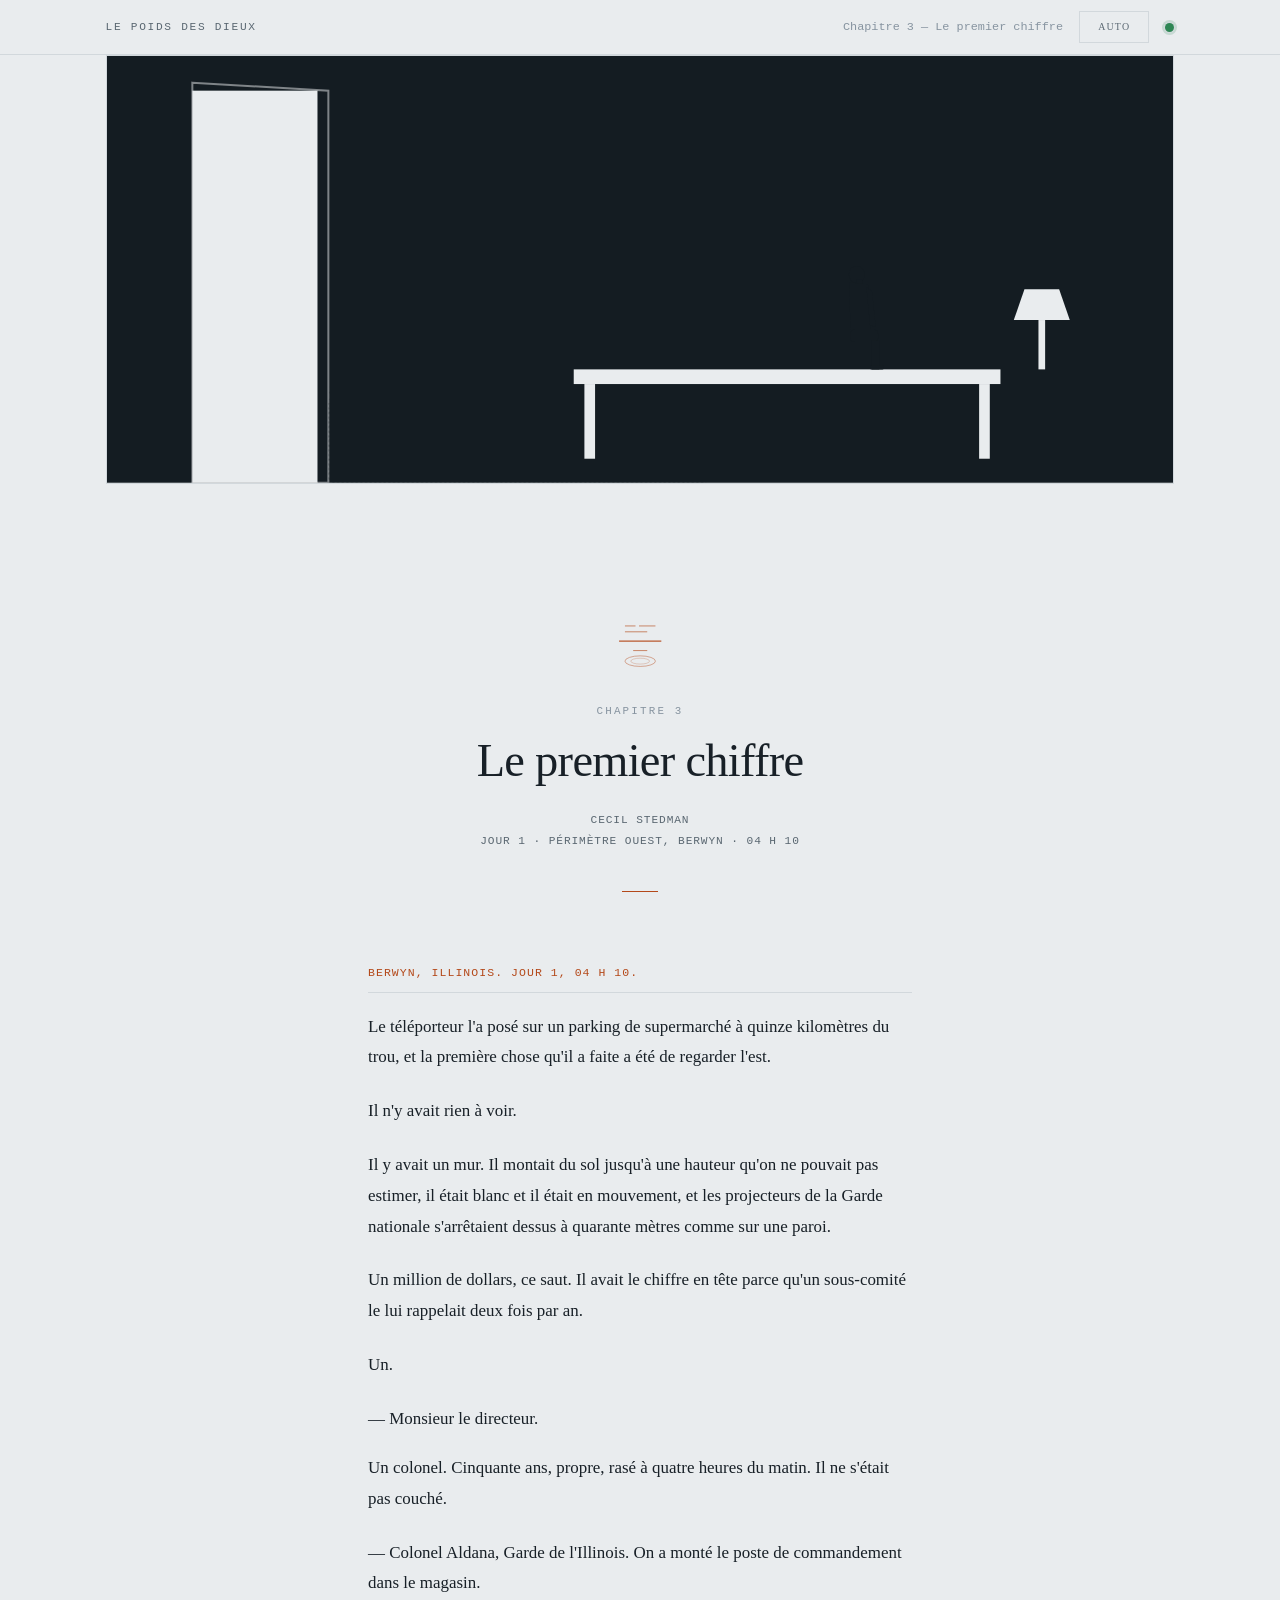
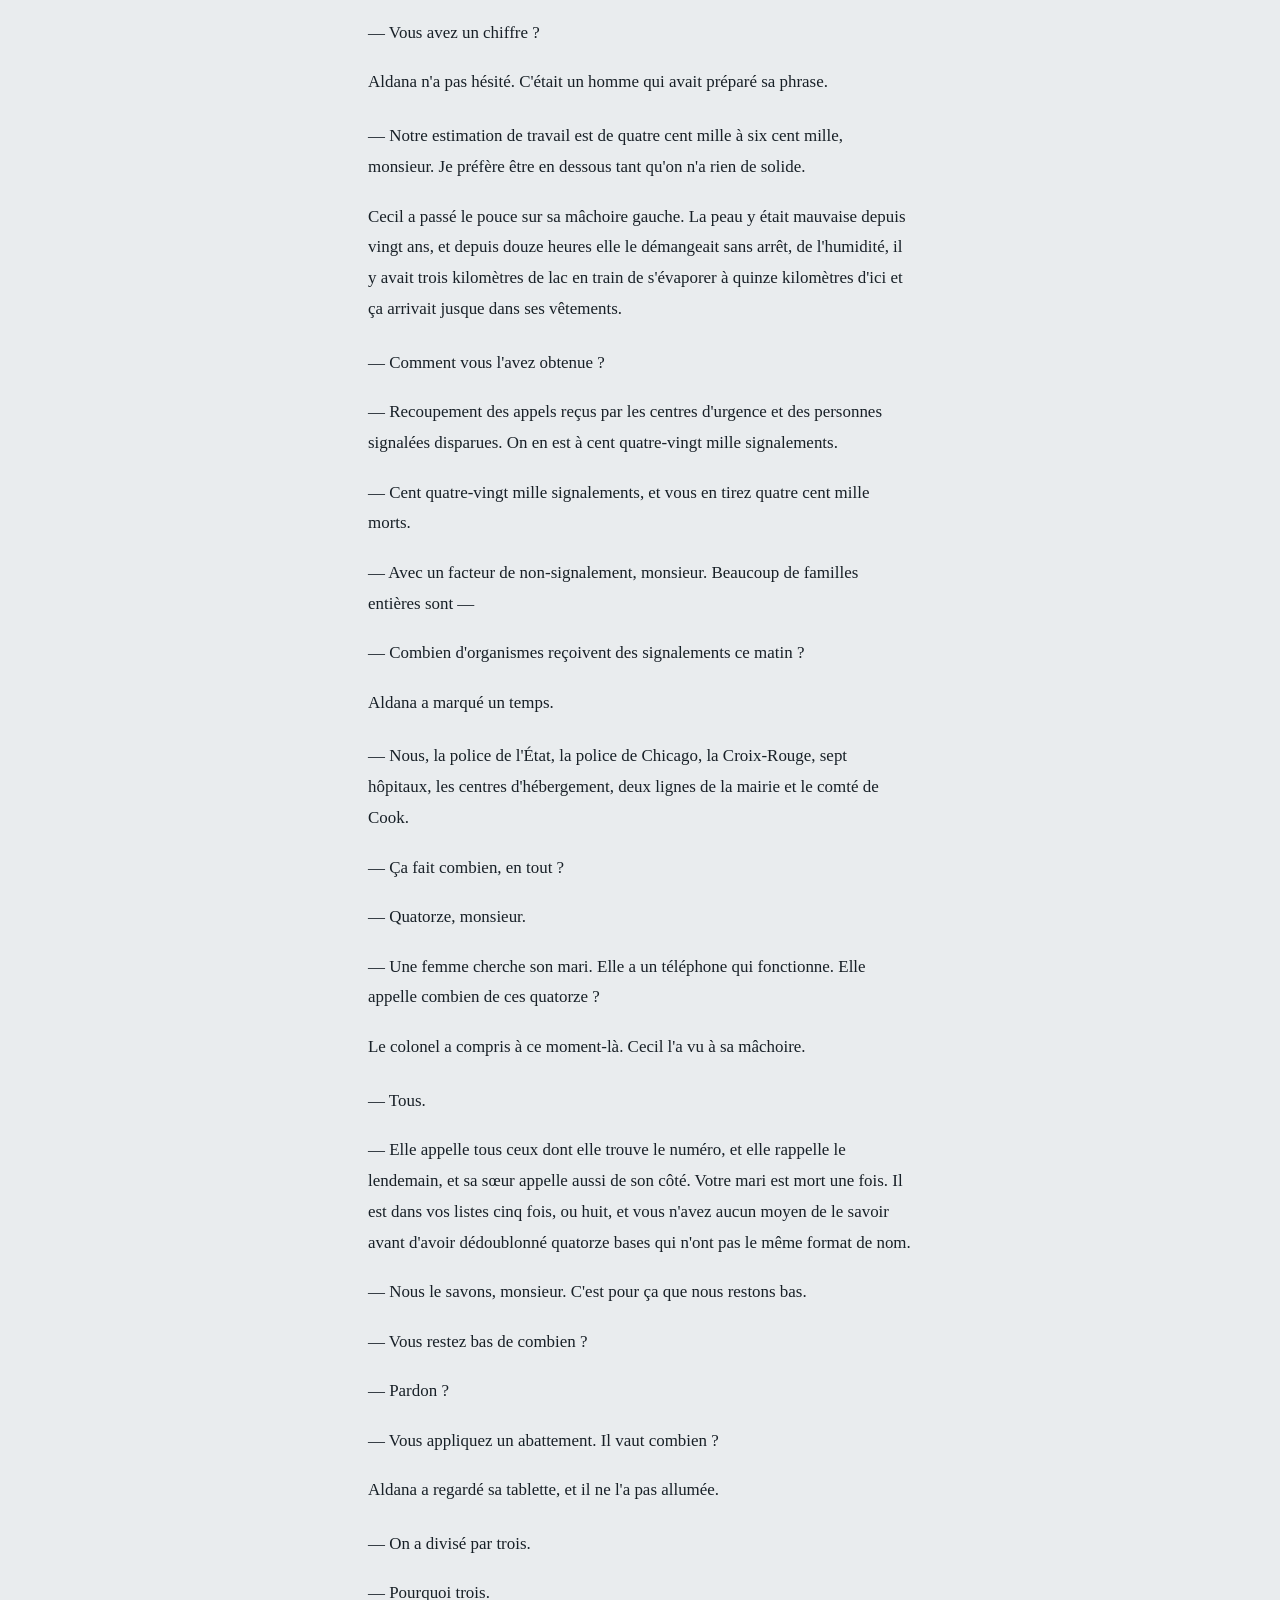
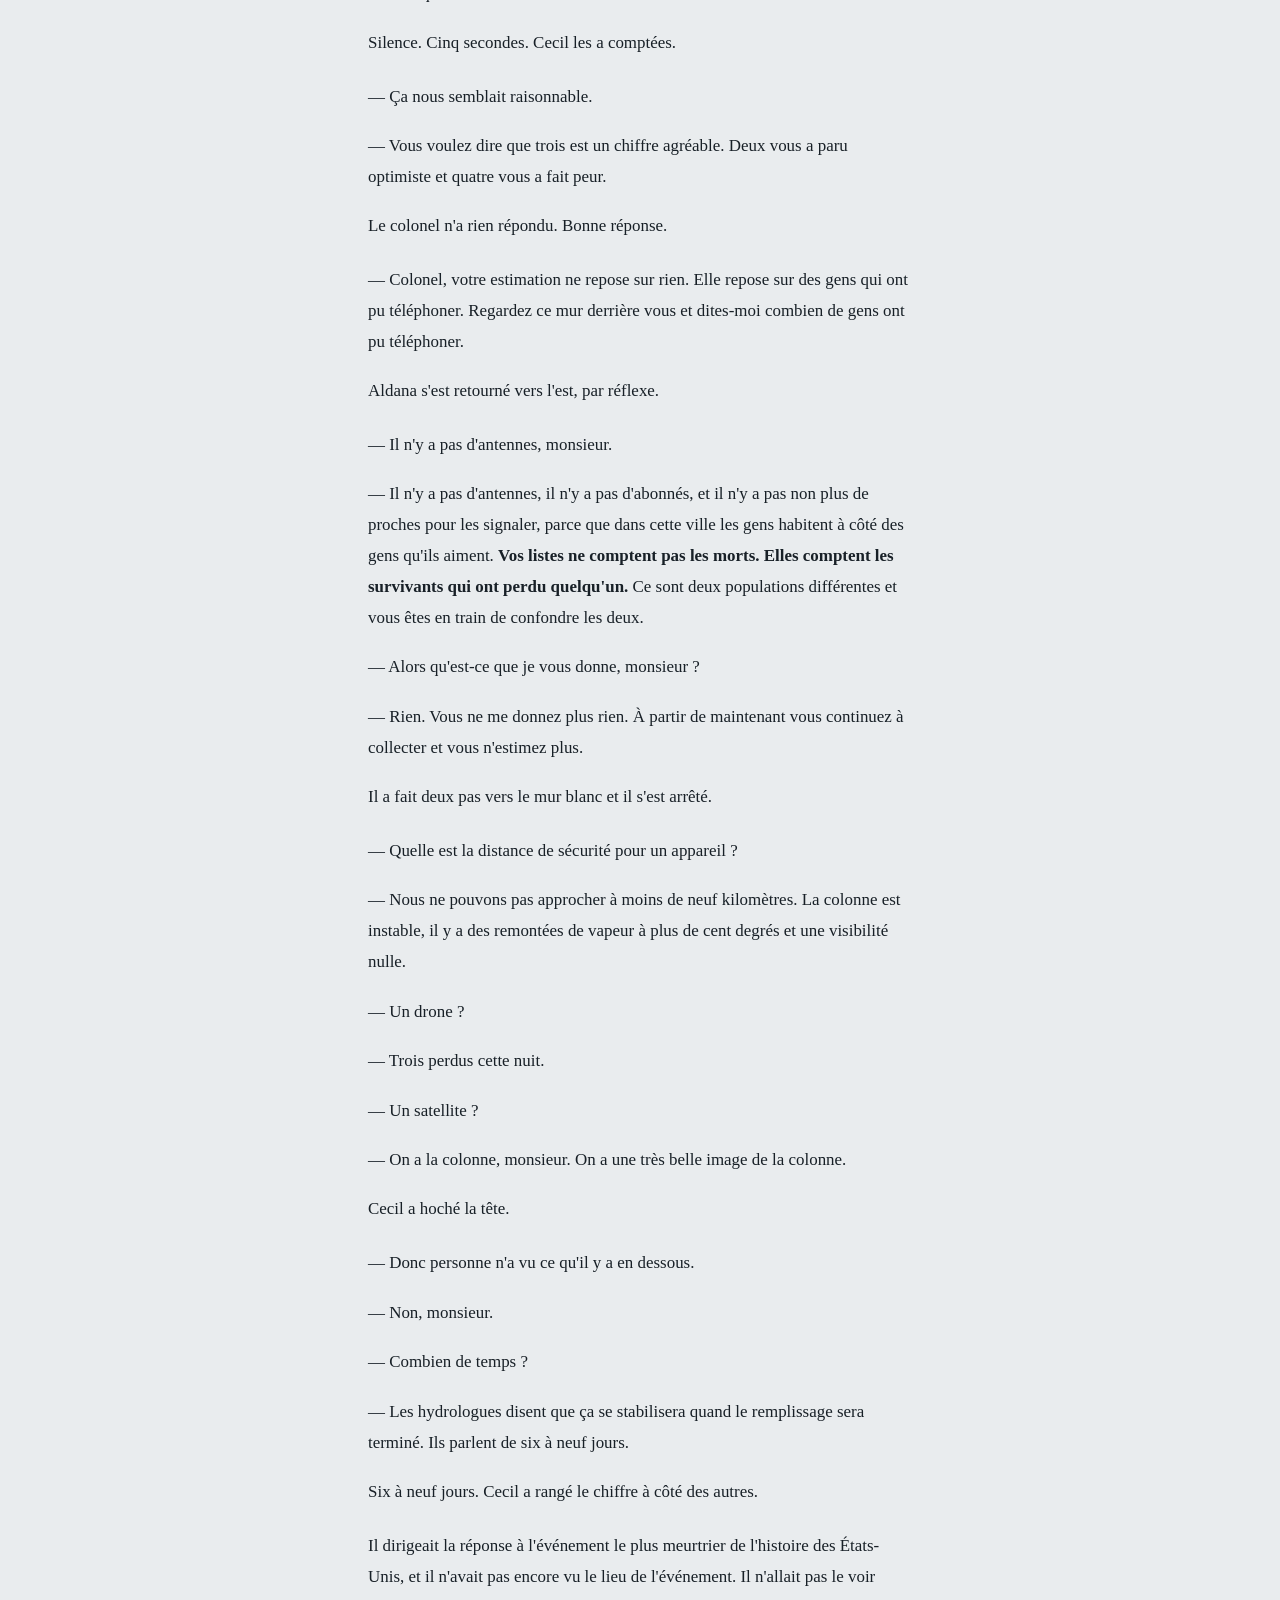
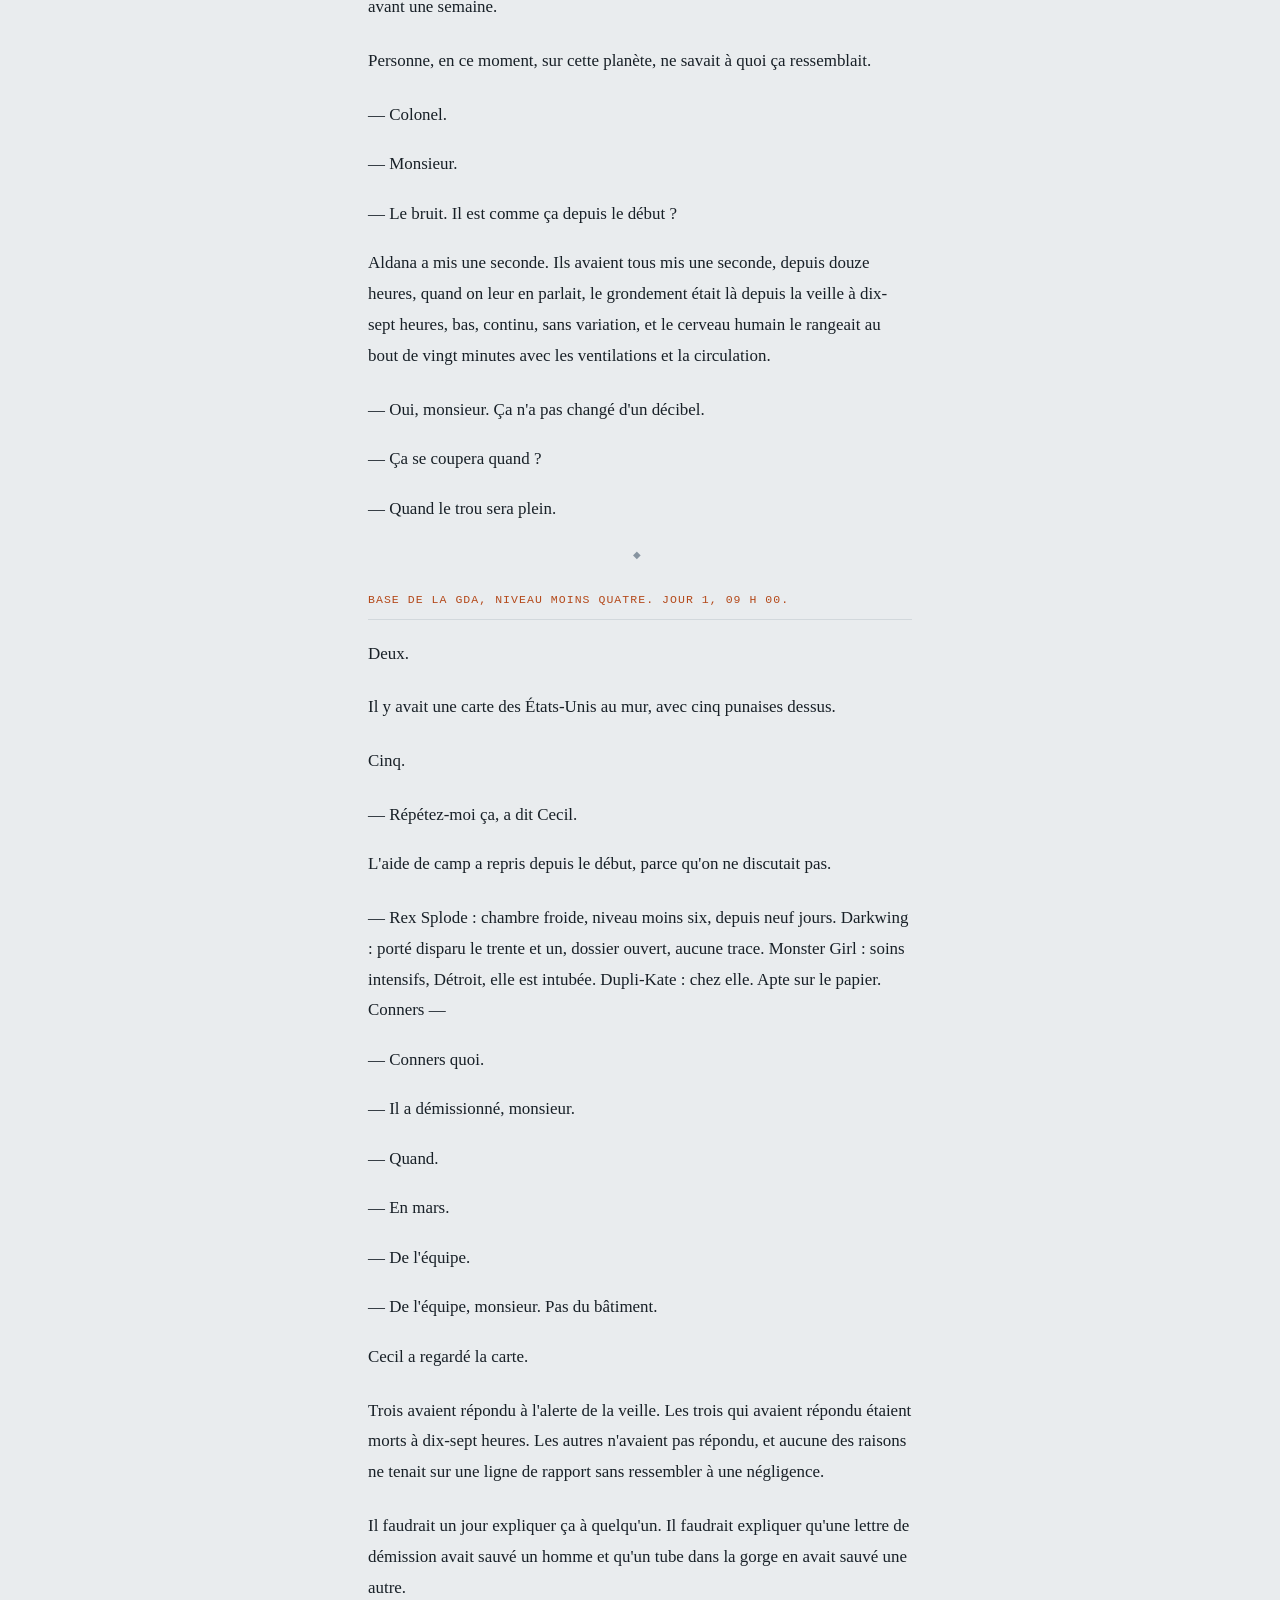
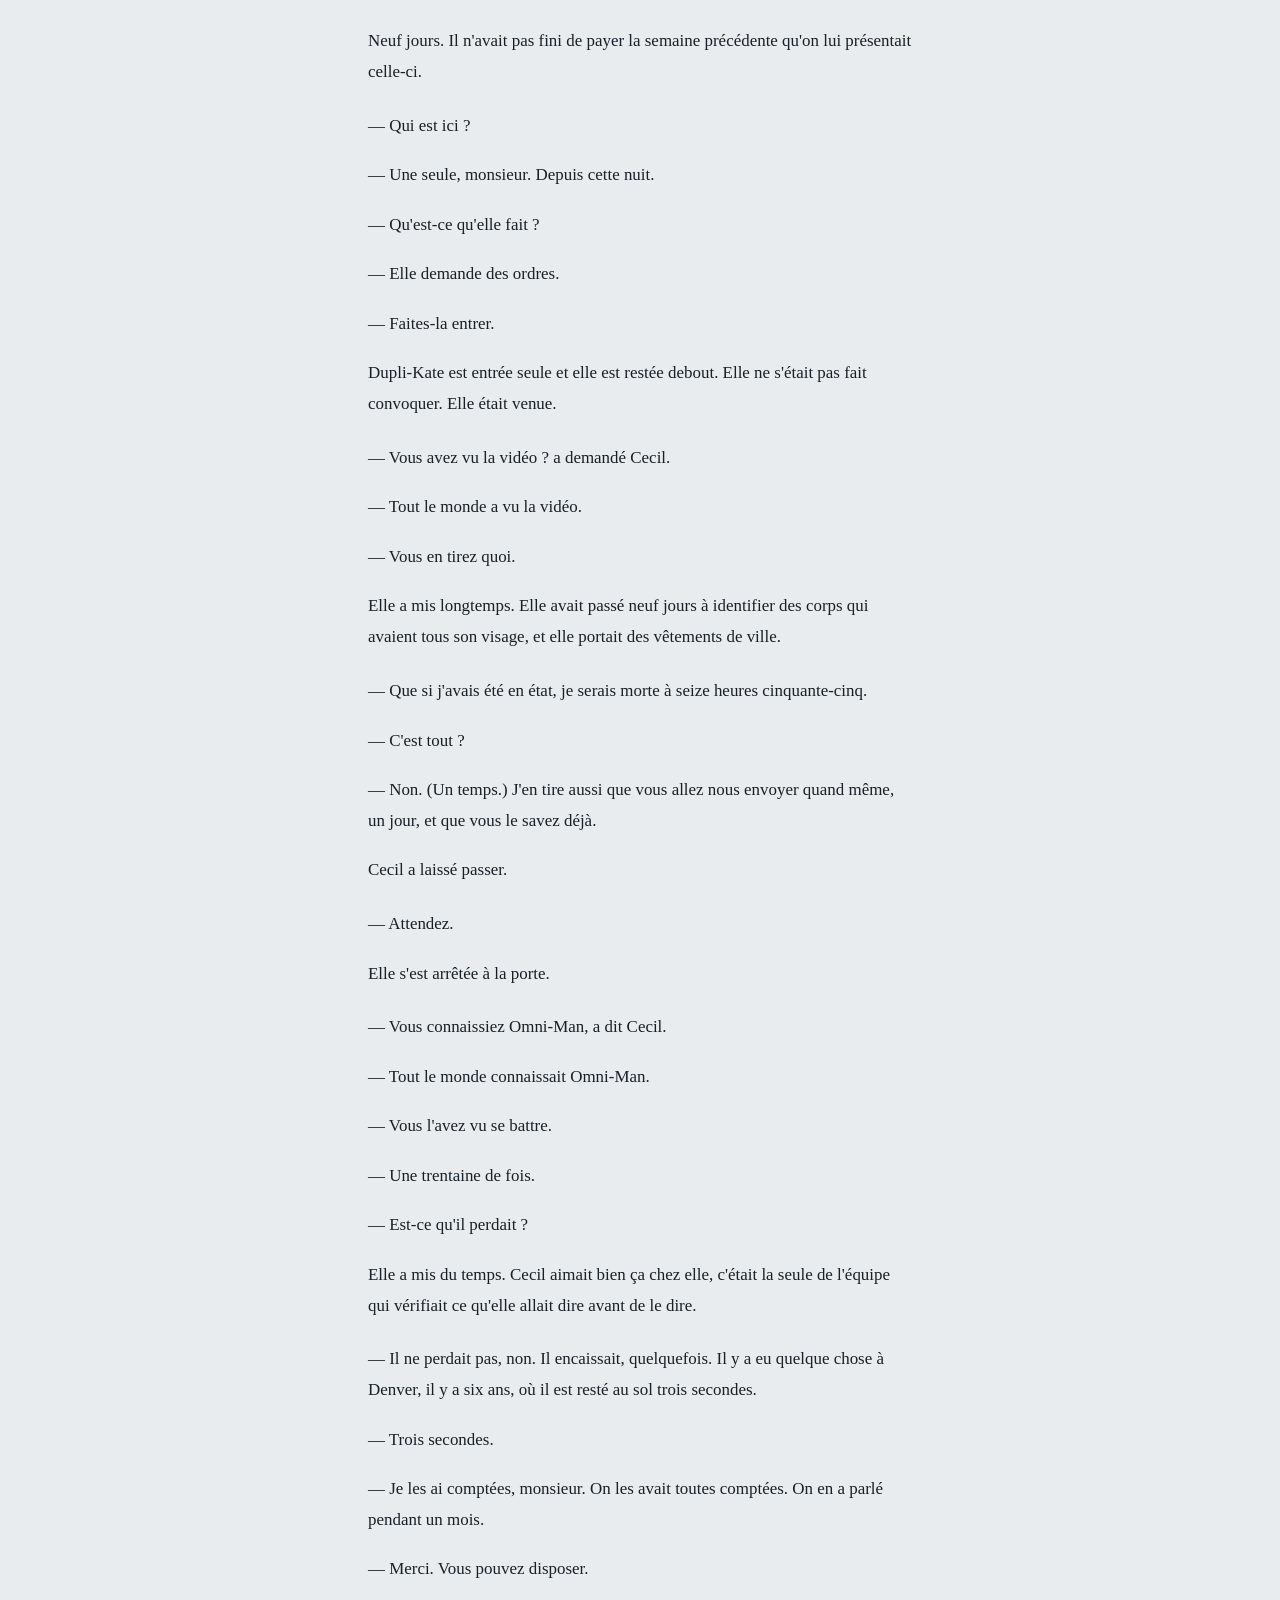
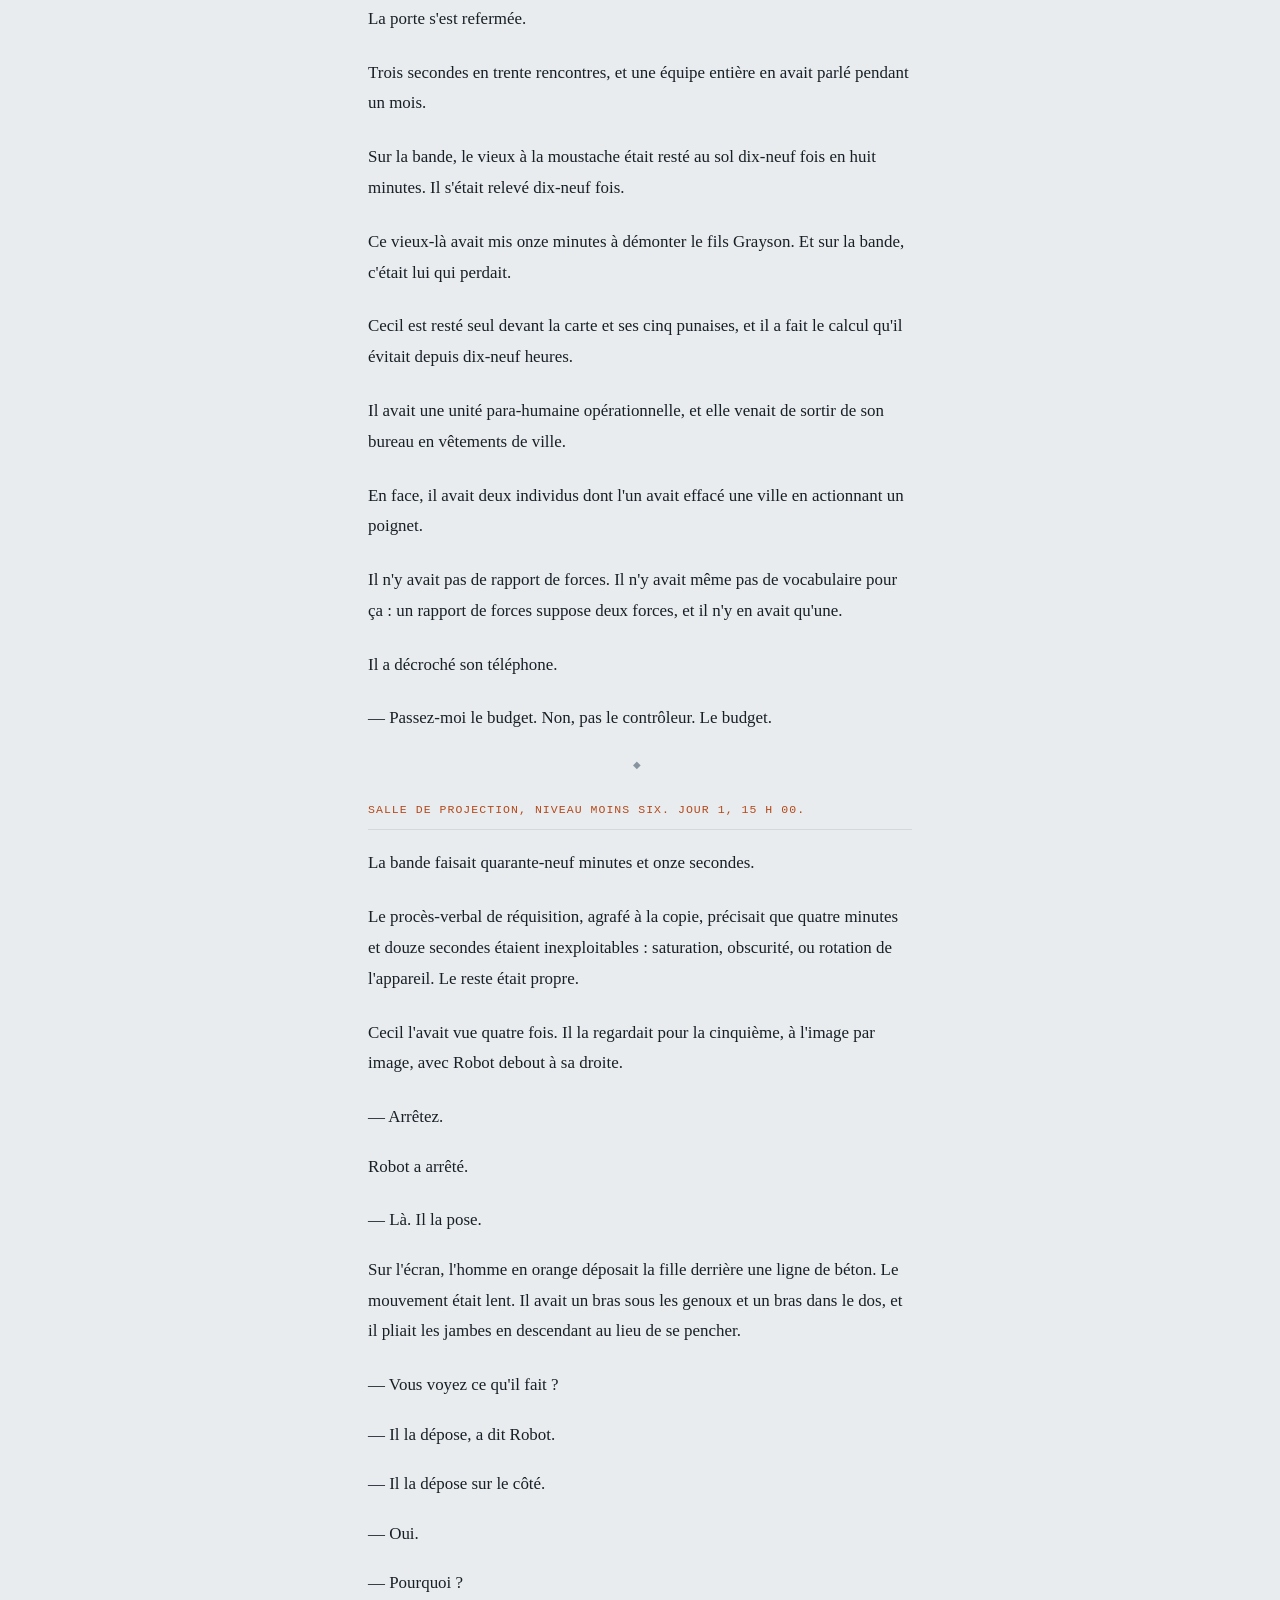
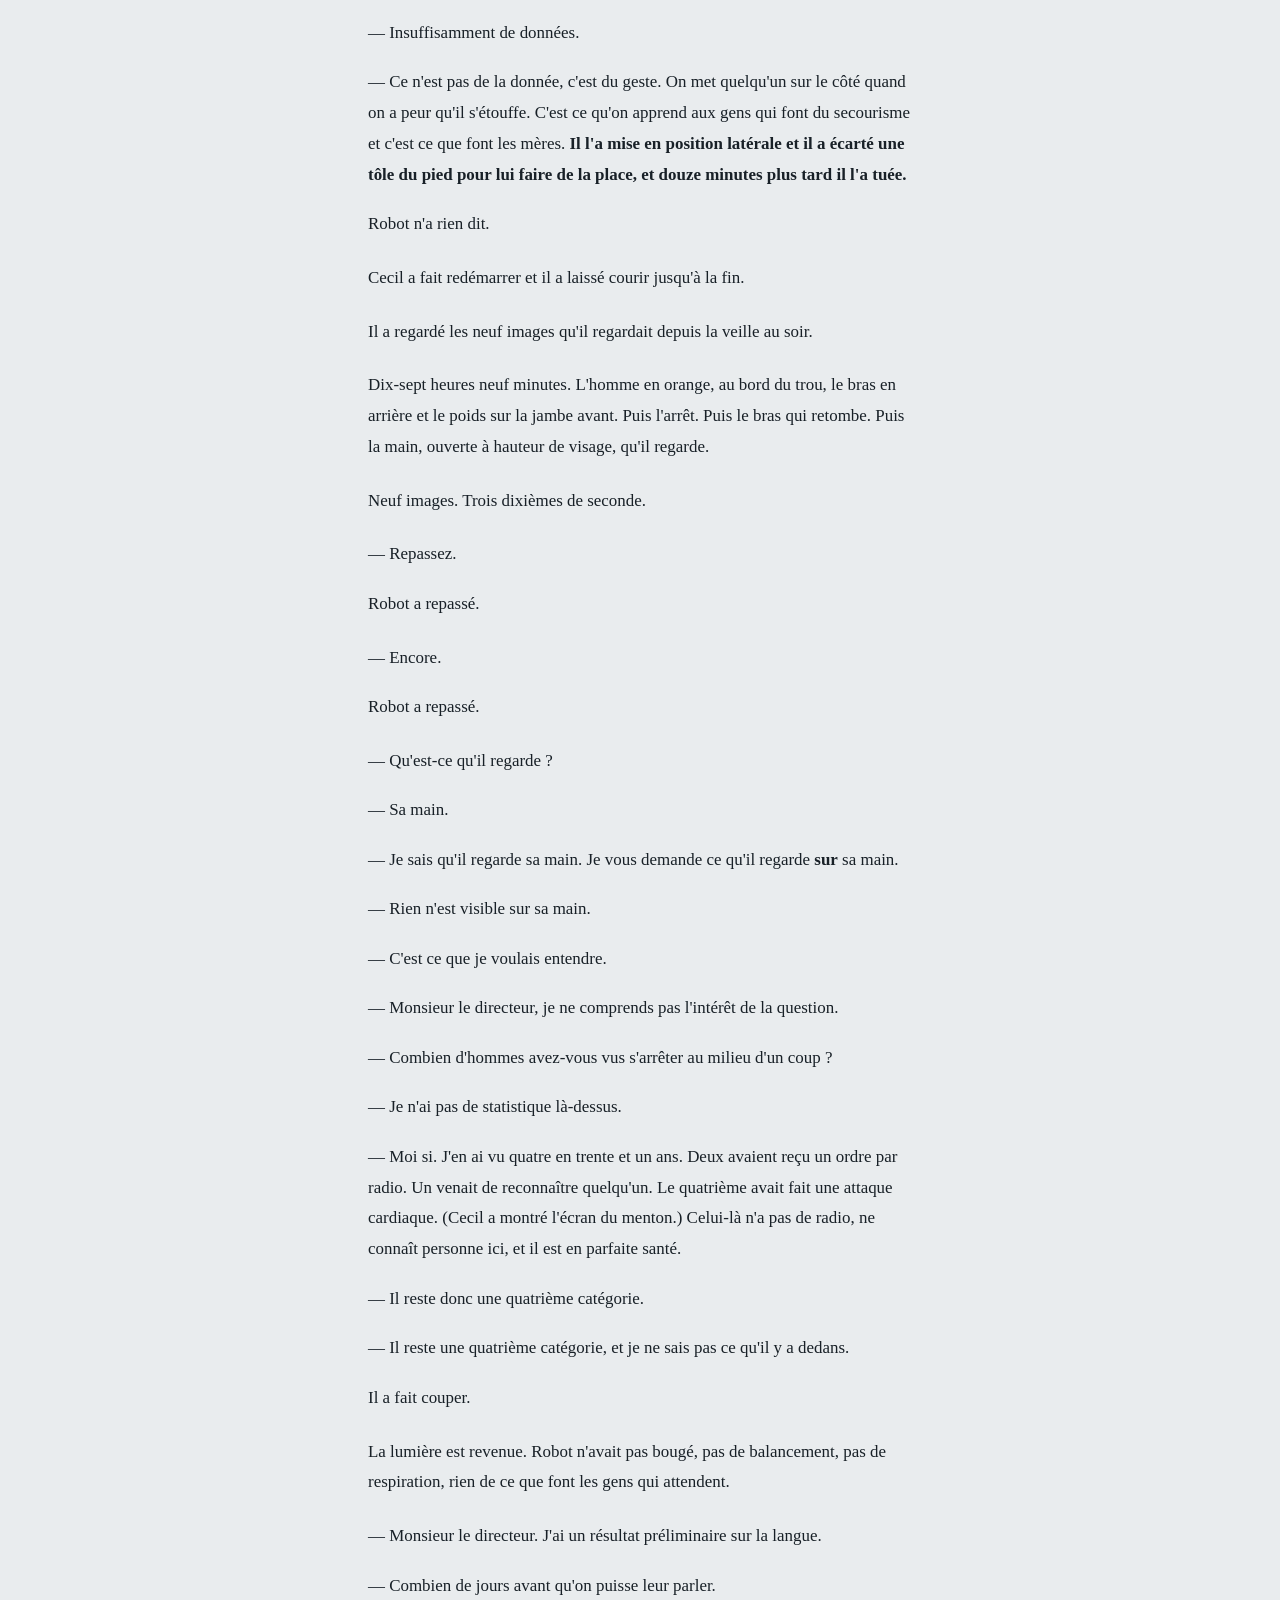
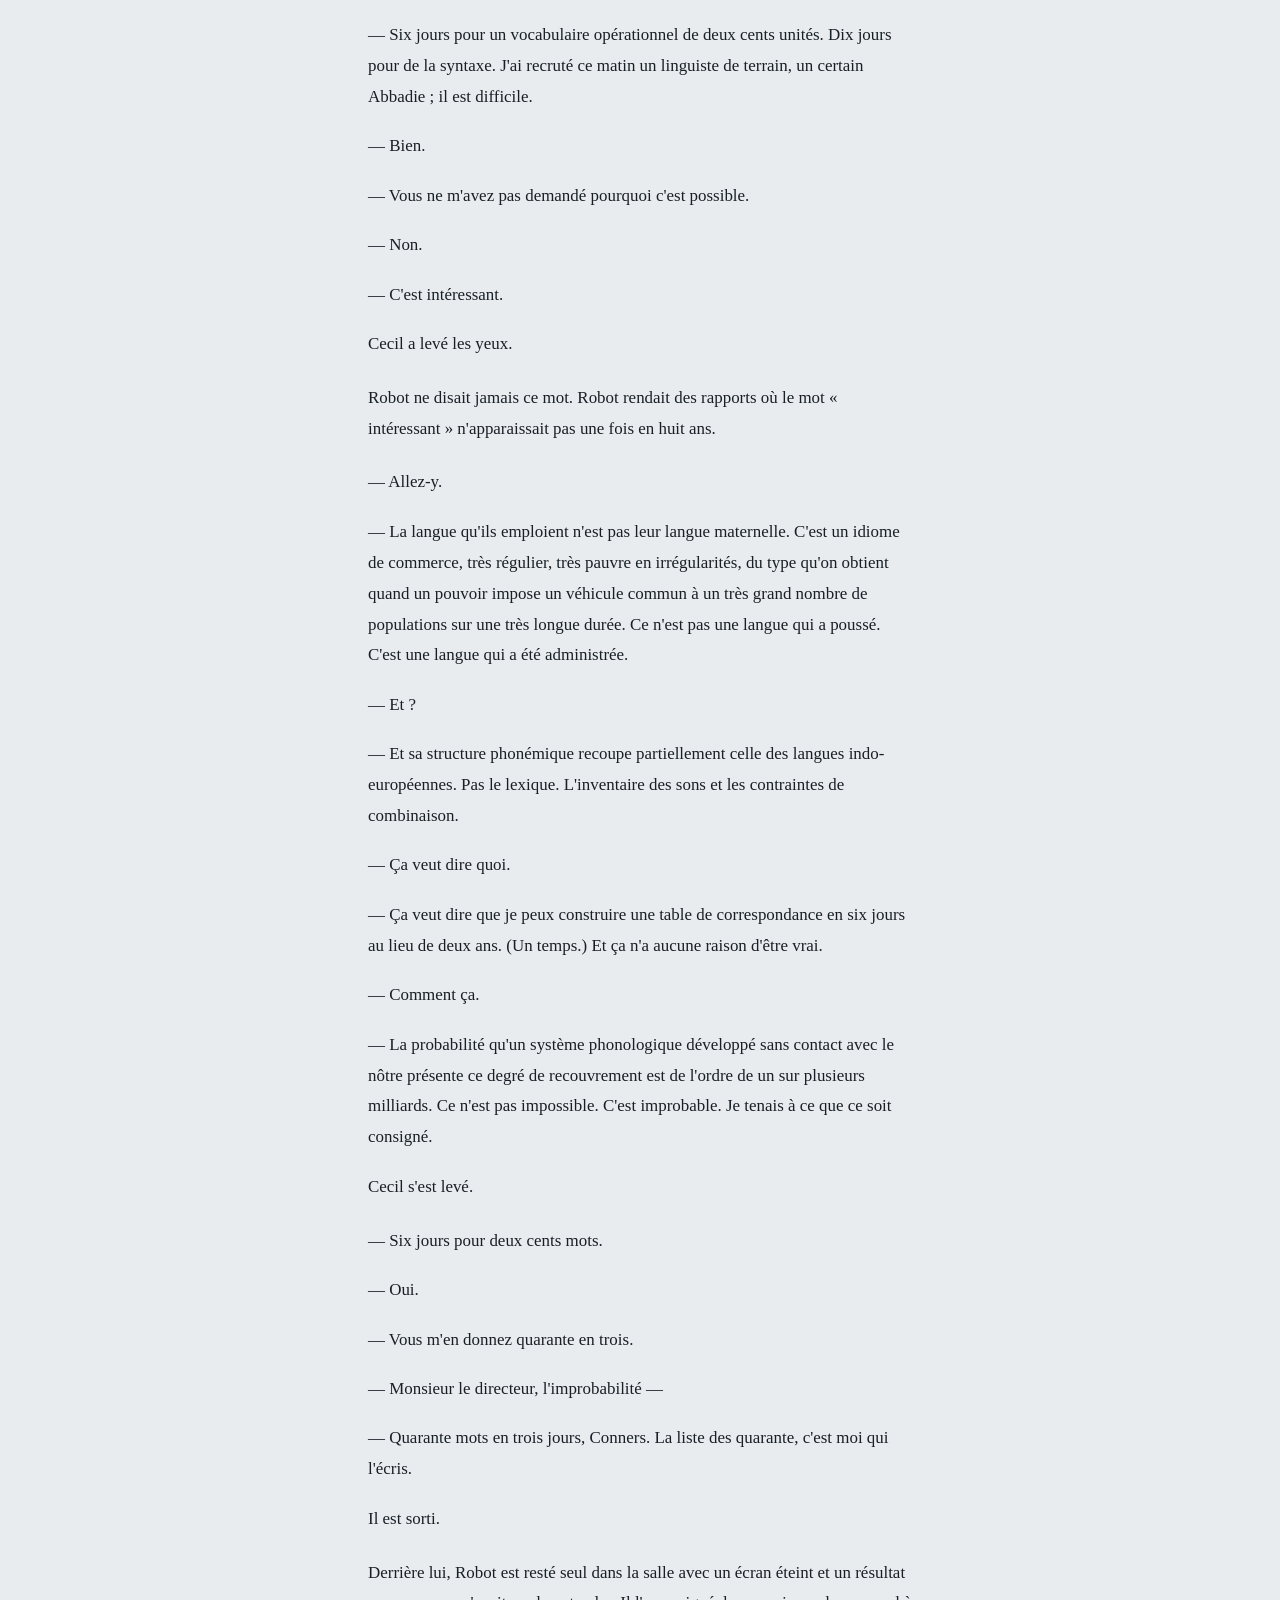
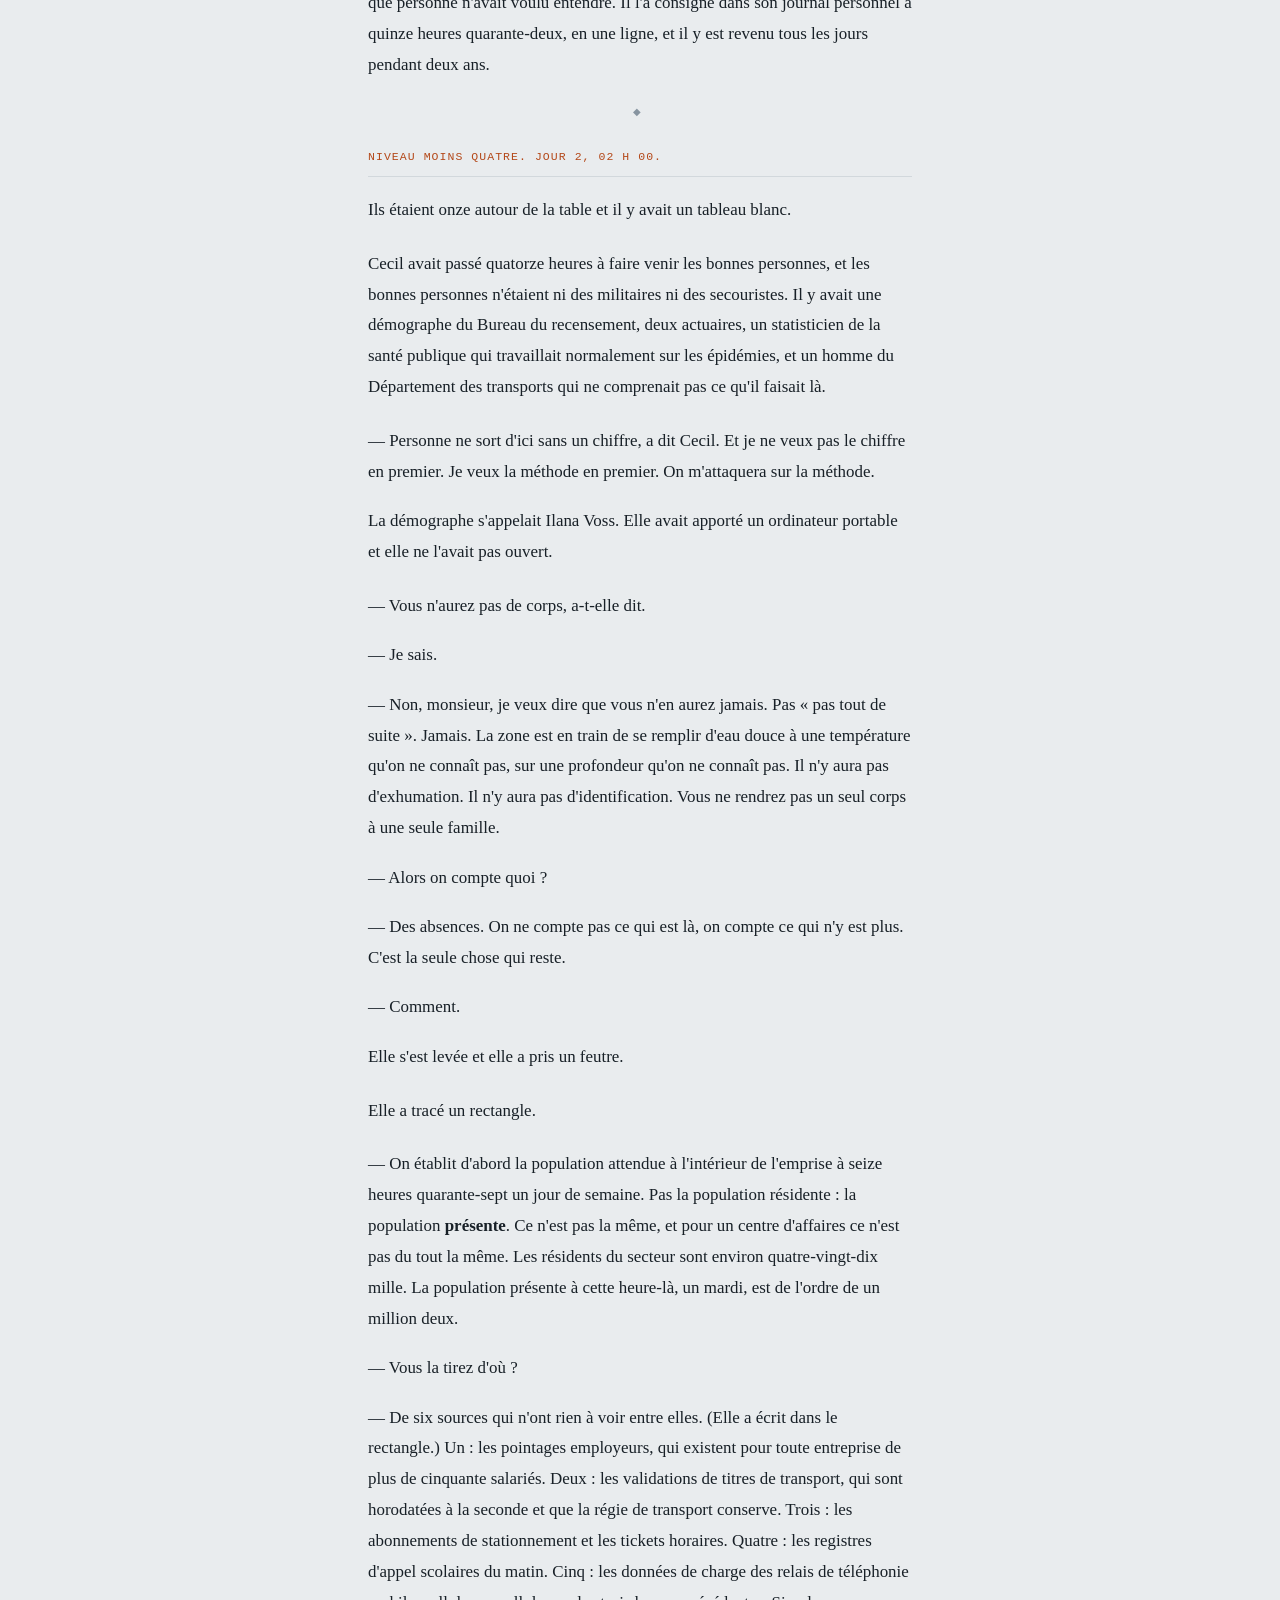
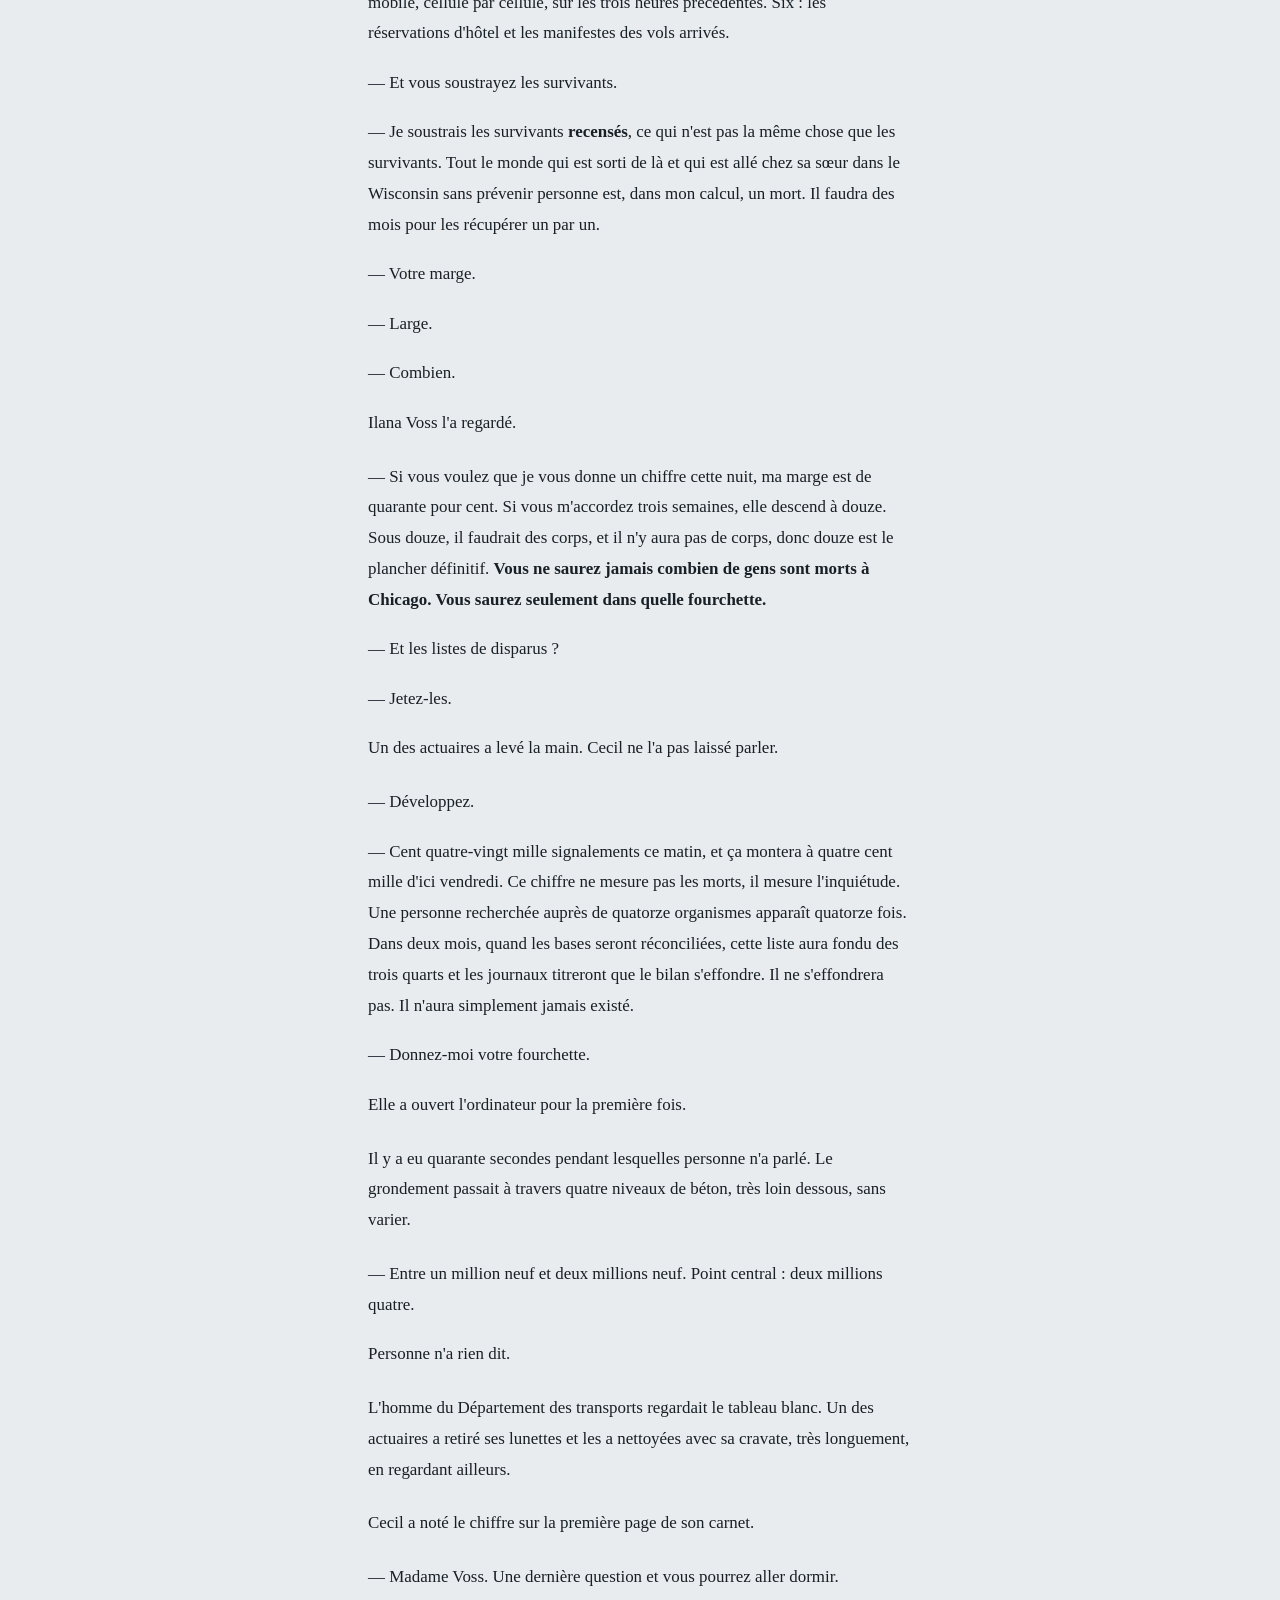
<file: docs/chapitres/03-le-premier-chiffre.html>
<!doctype html>
<html lang="fr">
<head>
<meta charset="utf-8"/>
<meta name="viewport" content="width=device-width,initial-scale=1"/>
<title>Chapitre 3 — Le premier chiffre | Le Poids des dieux</title>
<meta name="description" content="Le téléporteur l&#x27;a posé sur un parking de supermarché à quinze kilomètres du trou, et la première chose qu&#x27;il a faite a été de regarder l&#x27;est."/>
<link rel="canonical" href="https://saniadamou14.github.io/Confrontation/chapitres/03-le-premier-chiffre.html"/>
<link rel="icon" type="image/svg+xml" href="../assets/favicon.svg"/>
<meta property="og:type" content="article"/>
<meta property="og:site_name" content="Le Poids des dieux"/>
<meta property="og:locale" content="fr_FR"/>
<meta property="og:title" content="Chapitre 3 — Le premier chiffre | Le Poids des dieux"/>
<meta property="og:description" content="Le téléporteur l&#x27;a posé sur un parking de supermarché à quinze kilomètres du trou, et la première chose qu&#x27;il a faite a été de regarder l&#x27;est."/>
<meta property="og:url" content="https://saniadamou14.github.io/Confrontation/chapitres/03-le-premier-chiffre.html"/>
<meta property="og:image" content="https://saniadamou14.github.io/Confrontation/assets/og.png"/>
<meta property="og:image:width" content="1200"/>
<meta property="og:image:height" content="630"/>
<meta name="twitter:card" content="summary_large_image"/>
<meta name="twitter:title" content="Chapitre 3 — Le premier chiffre | Le Poids des dieux"/>
<meta name="twitter:description" content="Le téléporteur l&#x27;a posé sur un parking de supermarché à quinze kilomètres du trou, et la première chose qu&#x27;il a faite a été de regarder l&#x27;est."/>
<meta name="twitter:image" content="https://saniadamou14.github.io/Confrontation/assets/og.png"/>
<meta name="theme-color" content="#0E1418" media="(prefers-color-scheme:dark)"/>
<meta name="theme-color" content="#E9ECEE" media="(prefers-color-scheme:light)"/>
<script>try{var t=localStorage.getItem('pdd:theme');
if(t&&t!=='auto')document.documentElement.setAttribute('data-theme',t);}catch(e){}</script>
<link rel="stylesheet" href="../css/style.css"/>
</head>
<body>
<a class="evite" href="#contenu">Aller au contenu</a>
<div class="barre"><div class="enveloppe barre-i">
<a class="marque mono" href="../index.html">Le Poids des dieux</a>
<span class="barre-titre mono">Chapitre 3 — Le premier chiffre</span>
<button class="theme mono" id="theme" type="button"
  aria-label="Changer de thème">Auto</button>
<span class="lampe" title="State &amp; Madison — cycle de 64 secondes"></span>
</div><div class="jauge" id="jauge"></div></div>
<main id="contenu"><div class="enveloppe">
<article data-chapitre="3" data-url="chapitres/03-le-premier-chiffre.html" data-titre="Le premier chiffre">
<div class="planche planche-chap"><svg xmlns="http://www.w3.org/2000/svg" viewBox="0 0 1600 640" preserveAspectRatio="xMidYMid slice" role="img"><defs><pattern id="t1" width="14" height="14" patternUnits="userSpaceOnUse"><circle cx="7" cy="7" r="1.1" fill="var(--pl-ink)"/></pattern><pattern id="t2" width="10" height="10" patternUnits="userSpaceOnUse"><circle cx="5" cy="5" r="1.5" fill="var(--pl-ink)"/></pattern><pattern id="t3" width="7" height="7" patternUnits="userSpaceOnUse"><circle cx="3.5" cy="3.5" r="1.8" fill="var(--pl-ink)"/></pattern><pattern id="hach" width="9" height="9" patternUnits="userSpaceOnUse" patternTransform="rotate(35)"><line x1="0" y1="0" x2="0" y2="9" stroke="var(--pl-ink)" stroke-width="1.6"/></pattern><linearGradient id="fondu" x1="0" y1="0" x2="0" y2="1"><stop offset="0" stop-color="var(--pl-ink)" stop-opacity="0"/><stop offset="1" stop-color="var(--pl-ink)" stop-opacity="1"/></linearGradient></defs><rect width="100%" height="100%" fill="var(--pl-paper)"/><rect width="100%" height="100%" fill="var(--pl-ink)"/><rect x="128" y="52" width="188" height="588" fill="var(--pl-paper)"/><rect x="316" y="52" width="16" height="588" fill="var(--pl-ink)"/><path d="M128 40 L332 52 L332 640 L128 640 Z" fill="none" stroke="var(--pl-paper)" stroke-width="3" opacity=".5"/><path d="M332 496 L332 640 L1180 640 L640 496 Z" fill="url(#t2)" opacity=".45"/><path d="M332 520 L332 640 L900 640 L560 520 Z" fill="url(#t3)" opacity=".3"/><circle cx="1230" cy="330" r="330" fill="url(#t1)" opacity=".30"/><circle cx="1300" cy="356" r="212" fill="url(#t2)" opacity=".34"/><circle cx="1392" cy="384" r="104" fill="url(#t3)" opacity=".40"/><rect x="700" y="470" width="640" height="22" fill="var(--pl-paper)"/><rect x="716" y="492" width="16" height="112" fill="var(--pl-paper)"/><rect x="1308" y="492" width="16" height="112" fill="var(--pl-paper)"/><rect x="1397" y="396" width="10" height="74" fill="var(--pl-paper)"/><path d="M1360 396 L1444 396 L1428 350 L1376 350 Z" fill="var(--pl-paper)"/><g fill="var(--pl-ink)"><ellipse cx="1124.44" cy="327.6" rx="11.7907" ry="12.816"/><rect x="1123.64" y="335.61" width="8.71488" height="7.12"/><path d="M1112.87 339.17 L1142.24 342.73 L1145.44 413.93 L1115.18 410.37 Z"/><path d="M1139.04 347.18 L1147.22 352.52 L1152.92 405.92 L1144.38 404.14 Z"/><rect x="1114.65" y="410.37" width="41.83" height="18.69" rx="6.23"/><rect x="1147.22" y="427.28" width="11.036" height="42.72"/><rect x="1144.38" y="464.66" width="20.47" height="5.696" rx="2.136"/></g></svg></div>
<div class="colonne">
<header class="chap-tete">
<div class="embleme"><svg viewBox="0 0 120 120" fill="none" stroke="currentColor" stroke-width="1.5" aria-hidden="true">
<line x1="24" y1="60" x2="96" y2="60" stroke-width="2"/>
<g opacity=".8"><line x1="34" y1="34" x2="52" y2="34"/><line x1="58" y1="34" x2="86" y2="34"/>
<line x1="34" y1="44" x2="72" y2="44"/></g>
<g opacity=".8"><line x1="48" y1="76" x2="72" y2="76"/></g>
<ellipse cx="60" cy="94" rx="26" ry="9" opacity=".55"/><ellipse cx="60" cy="94" rx="16" ry="5" opacity=".3"/></svg></div>
<p class="num mono">Chapitre 3</p>
<h1>Le premier chiffre</h1>
<p class="sit mono">Cecil Stedman<br/>Jour 1 · Périmètre ouest, Berwyn · 04 h 10</p>
<div class="filet"></div>
</header>
<div class="prose"><p class="situation">Berwyn, Illinois. Jour 1, 04 h 10.</p>
<p>Le téléporteur l'a posé sur un parking de supermarché à quinze kilomètres du trou, et la première chose qu'il a faite a été de regarder l'est.</p>
<p>Il n'y avait rien à voir.</p>
<p>Il y avait un mur. Il montait du sol jusqu'à une hauteur qu'on ne pouvait pas estimer, il était blanc et il était en mouvement, et les projecteurs de la Garde nationale s'arrêtaient dessus à quarante mètres comme sur une paroi.</p>
<p>Un million de dollars, ce saut. Il avait le chiffre en tête parce qu'un sous-comité le lui rappelait deux fois par an.</p>
<p>Un.</p>
<p class="replique">— Monsieur le directeur.</p>
<p>Un colonel. Cinquante ans, propre, rasé à quatre heures du matin. Il ne s'était pas couché.</p>
<p class="replique">— Colonel Aldana, Garde de l'Illinois. On a monté le poste de commandement dans le magasin.</p>
<p class="replique">— Vous avez un chiffre ?</p>
<p>Aldana n'a pas hésité. C'était un homme qui avait préparé sa phrase.</p>
<p class="replique">— Notre estimation de travail est de quatre cent mille à six cent mille, monsieur. Je préfère être en dessous tant qu'on n'a rien de solide.</p>
<p>Cecil a passé le pouce sur sa mâchoire gauche. La peau y était mauvaise depuis vingt ans, et depuis douze heures elle le démangeait sans arrêt, de l'humidité, il y avait trois kilomètres de lac en train de s'évaporer à quinze kilomètres d'ici et ça arrivait jusque dans ses vêtements.</p>
<p class="replique">— Comment vous l'avez obtenue ?</p>
<p class="replique">— Recoupement des appels reçus par les centres d'urgence et des personnes signalées disparues. On en est à cent quatre-vingt mille signalements.</p>
<p class="replique">— Cent quatre-vingt mille signalements, et vous en tirez quatre cent mille morts.</p>
<p class="replique">— Avec un facteur de non-signalement, monsieur. Beaucoup de familles entières sont —</p>
<p class="replique">— Combien d'organismes reçoivent des signalements ce matin ?</p>
<p>Aldana a marqué un temps.</p>
<p class="replique">— Nous, la police de l'État, la police de Chicago, la Croix-Rouge, sept hôpitaux, les centres d'hébergement, deux lignes de la mairie et le comté de Cook.</p>
<p class="replique">— Ça fait combien, en tout ?</p>
<p class="replique">— Quatorze, monsieur.</p>
<p class="replique">— Une femme cherche son mari. Elle a un téléphone qui fonctionne. Elle appelle combien de ces quatorze ?</p>
<p>Le colonel a compris à ce moment-là. Cecil l'a vu à sa mâchoire.</p>
<p class="replique">— Tous.</p>
<p class="replique">— Elle appelle tous ceux dont elle trouve le numéro, et elle rappelle le lendemain, et sa sœur appelle aussi de son côté. Votre mari est mort une fois. Il est dans vos listes cinq fois, ou huit, et vous n'avez aucun moyen de le savoir avant d'avoir dédoublonné quatorze bases qui n'ont pas le même format de nom.</p>
<p class="replique">— Nous le savons, monsieur. C'est pour ça que nous restons bas.</p>
<p class="replique">— Vous restez bas de combien ?</p>
<p class="replique">— Pardon ?</p>
<p class="replique">— Vous appliquez un abattement. Il vaut combien ?</p>
<p>Aldana a regardé sa tablette, et il ne l'a pas allumée.</p>
<p class="replique">— On a divisé par trois.</p>
<p class="replique">— Pourquoi trois.</p>
<p>Silence. Cinq secondes. Cecil les a comptées.</p>
<p class="replique">— Ça nous semblait raisonnable.</p>
<p class="replique">— Vous voulez dire que trois est un chiffre agréable. Deux vous a paru optimiste et quatre vous a fait peur.</p>
<p>Le colonel n'a rien répondu. Bonne réponse.</p>
<p class="replique">— Colonel, votre estimation ne repose sur rien. Elle repose sur des gens qui ont pu téléphoner. Regardez ce mur derrière vous et dites-moi combien de gens ont pu téléphoner.</p>
<p>Aldana s'est retourné vers l'est, par réflexe.</p>
<p class="replique">— Il n'y a pas d'antennes, monsieur.</p>
<p class="replique">— Il n'y a pas d'antennes, il n'y a pas d'abonnés, et il n'y a pas non plus de proches pour les signaler, parce que dans cette ville les gens habitent à côté des gens qu'ils aiment. <strong>Vos listes ne comptent pas les morts. Elles comptent les survivants qui ont perdu quelqu'un.</strong> Ce sont deux populations différentes et vous êtes en train de confondre les deux.</p>
<p class="replique">— Alors qu'est-ce que je vous donne, monsieur ?</p>
<p class="replique">— Rien. Vous ne me donnez plus rien. À partir de maintenant vous continuez à collecter et vous n'estimez plus.</p>
<p>Il a fait deux pas vers le mur blanc et il s'est arrêté.</p>
<p class="replique">— Quelle est la distance de sécurité pour un appareil ?</p>
<p class="replique">— Nous ne pouvons pas approcher à moins de neuf kilomètres. La colonne est instable, il y a des remontées de vapeur à plus de cent degrés et une visibilité nulle.</p>
<p class="replique">— Un drone ?</p>
<p class="replique">— Trois perdus cette nuit.</p>
<p class="replique">— Un satellite ?</p>
<p class="replique">— On a la colonne, monsieur. On a une très belle image de la colonne.</p>
<p>Cecil a hoché la tête.</p>
<p class="replique">— Donc personne n'a vu ce qu'il y a en dessous.</p>
<p class="replique">— Non, monsieur.</p>
<p class="replique">— Combien de temps ?</p>
<p class="replique">— Les hydrologues disent que ça se stabilisera quand le remplissage sera terminé. Ils parlent de six à neuf jours.</p>
<p>Six à neuf jours. Cecil a rangé le chiffre à côté des autres.</p>
<p>Il dirigeait la réponse à l'événement le plus meurtrier de l'histoire des États-Unis, et il n'avait pas encore vu le lieu de l'événement. Il n'allait pas le voir avant une semaine.</p>
<p>Personne, en ce moment, sur cette planète, ne savait à quoi ça ressemblait.</p>
<p class="replique">— Colonel.</p>
<p class="replique">— Monsieur.</p>
<p class="replique">— Le bruit. Il est comme ça depuis le début ?</p>
<p>Aldana a mis une seconde. Ils avaient tous mis une seconde, depuis douze heures, quand on leur en parlait, le grondement était là depuis la veille à dix-sept heures, bas, continu, sans variation, et le cerveau humain le rangeait au bout de vingt minutes avec les ventilations et la circulation.</p>
<p class="replique">— Oui, monsieur. Ça n'a pas changé d'un décibel.</p>
<p class="replique">— Ça se coupera quand ?</p>
<p class="replique">— Quand le trou sera plein.</p>
<div class="rupture" aria-hidden="true">◆</div>
<p class="situation">Base de la GDA, niveau moins quatre. Jour 1, 09 h 00.</p>
<p>Deux.</p>
<p>Il y avait une carte des États-Unis au mur, avec cinq punaises dessus.</p>
<p>Cinq.</p>
<p class="replique">— Répétez-moi ça, a dit Cecil.</p>
<p>L'aide de camp a repris depuis le début, parce qu'on ne discutait pas.</p>
<p class="replique">— Rex Splode : chambre froide, niveau moins six, depuis neuf jours. Darkwing : porté disparu le trente et un, dossier ouvert, aucune trace. Monster Girl : soins intensifs, Détroit, elle est intubée. Dupli-Kate : chez elle. Apte sur le papier. Conners —</p>
<p class="replique">— Conners quoi.</p>
<p class="replique">— Il a démissionné, monsieur.</p>
<p class="replique">— Quand.</p>
<p class="replique">— En mars.</p>
<p class="replique">— De l'équipe.</p>
<p class="replique">— De l'équipe, monsieur. Pas du bâtiment.</p>
<p>Cecil a regardé la carte.</p>
<p>Trois avaient répondu à l'alerte de la veille. Les trois qui avaient répondu étaient morts à dix-sept heures. Les autres n'avaient pas répondu, et aucune des raisons ne tenait sur une ligne de rapport sans ressembler à une négligence.</p>
<p>Il faudrait un jour expliquer ça à quelqu'un. Il faudrait expliquer qu'une lettre de démission avait sauvé un homme et qu'un tube dans la gorge en avait sauvé une autre.</p>
<p>Neuf jours. Il n'avait pas fini de payer la semaine précédente qu'on lui présentait celle-ci.</p>
<p class="replique">— Qui est ici ?</p>
<p class="replique">— Une seule, monsieur. Depuis cette nuit.</p>
<p class="replique">— Qu'est-ce qu'elle fait ?</p>
<p class="replique">— Elle demande des ordres.</p>
<p class="replique">— Faites-la entrer.</p>
<p>Dupli-Kate est entrée seule et elle est restée debout. Elle ne s'était pas fait convoquer. Elle était venue.</p>
<p class="replique">— Vous avez vu la vidéo ? a demandé Cecil.</p>
<p class="replique">— Tout le monde a vu la vidéo.</p>
<p class="replique">— Vous en tirez quoi.</p>
<p>Elle a mis longtemps. Elle avait passé neuf jours à identifier des corps qui avaient tous son visage, et elle portait des vêtements de ville.</p>
<p class="replique">— Que si j'avais été en état, je serais morte à seize heures cinquante-cinq.</p>
<p class="replique">— C'est tout ?</p>
<p class="replique">— Non. (Un temps.) J'en tire aussi que vous allez nous envoyer quand même, un jour, et que vous le savez déjà.</p>
<p>Cecil a laissé passer.</p>
<p class="replique">— Attendez.</p>
<p>Elle s'est arrêtée à la porte.</p>
<p class="replique">— Vous connaissiez Omni-Man, a dit Cecil.</p>
<p class="replique">— Tout le monde connaissait Omni-Man.</p>
<p class="replique">— Vous l'avez vu se battre.</p>
<p class="replique">— Une trentaine de fois.</p>
<p class="replique">— Est-ce qu'il perdait ?</p>
<p>Elle a mis du temps. Cecil aimait bien ça chez elle, c'était la seule de l'équipe qui vérifiait ce qu'elle allait dire avant de le dire.</p>
<p class="replique">— Il ne perdait pas, non. Il encaissait, quelquefois. Il y a eu quelque chose à Denver, il y a six ans, où il est resté au sol trois secondes.</p>
<p class="replique">— Trois secondes.</p>
<p class="replique">— Je les ai comptées, monsieur. On les avait toutes comptées. On en a parlé pendant un mois.</p>
<p class="replique">— Merci. Vous pouvez disposer.</p>
<p>La porte s'est refermée.</p>
<p>Trois secondes en trente rencontres, et une équipe entière en avait parlé pendant un mois.</p>
<p>Sur la bande, le vieux à la moustache était resté au sol dix-neuf fois en huit minutes. Il s'était relevé dix-neuf fois.</p>
<p>Ce vieux-là avait mis onze minutes à démonter le fils Grayson. Et sur la bande, c'était lui qui perdait.</p>
<p>Cecil est resté seul devant la carte et ses cinq punaises, et il a fait le calcul qu'il évitait depuis dix-neuf heures.</p>
<p>Il avait une unité para-humaine opérationnelle, et elle venait de sortir de son bureau en vêtements de ville.</p>
<p>En face, il avait deux individus dont l'un avait effacé une ville en actionnant un poignet.</p>
<p>Il n'y avait pas de rapport de forces. Il n'y avait même pas de vocabulaire pour ça : un rapport de forces suppose deux forces, et il n'y en avait qu'une.</p>
<p>Il a décroché son téléphone.</p>
<p class="replique">— Passez-moi le budget. Non, pas le contrôleur. Le budget.</p>
<div class="rupture" aria-hidden="true">◆</div>
<p class="situation">Salle de projection, niveau moins six. Jour 1, 15 h 00.</p>
<p>La bande faisait quarante-neuf minutes et onze secondes.</p>
<p>Le procès-verbal de réquisition, agrafé à la copie, précisait que quatre minutes et douze secondes étaient inexploitables : saturation, obscurité, ou rotation de l'appareil. Le reste était propre.</p>
<p>Cecil l'avait vue quatre fois. Il la regardait pour la cinquième, à l'image par image, avec Robot debout à sa droite.</p>
<p class="replique">— Arrêtez.</p>
<p>Robot a arrêté.</p>
<p class="replique">— Là. Il la pose.</p>
<p>Sur l'écran, l'homme en orange déposait la fille derrière une ligne de béton. Le mouvement était lent. Il avait un bras sous les genoux et un bras dans le dos, et il pliait les jambes en descendant au lieu de se pencher.</p>
<p class="replique">— Vous voyez ce qu'il fait ?</p>
<p class="replique">— Il la dépose, a dit Robot.</p>
<p class="replique">— Il la dépose sur le côté.</p>
<p class="replique">— Oui.</p>
<p class="replique">— Pourquoi ?</p>
<p class="replique">— Insuffisamment de données.</p>
<p class="replique">— Ce n'est pas de la donnée, c'est du geste. On met quelqu'un sur le côté quand on a peur qu'il s'étouffe. C'est ce qu'on apprend aux gens qui font du secourisme et c'est ce que font les mères. <strong>Il l'a mise en position latérale et il a écarté une tôle du pied pour lui faire de la place, et douze minutes plus tard il l'a tuée.</strong></p>
<p>Robot n'a rien dit.</p>
<p>Cecil a fait redémarrer et il a laissé courir jusqu'à la fin.</p>
<p>Il a regardé les neuf images qu'il regardait depuis la veille au soir.</p>
<p>Dix-sept heures neuf minutes. L'homme en orange, au bord du trou, le bras en arrière et le poids sur la jambe avant. Puis l'arrêt. Puis le bras qui retombe. Puis la main, ouverte à hauteur de visage, qu'il regarde.</p>
<p>Neuf images. Trois dixièmes de seconde.</p>
<p class="replique">— Repassez.</p>
<p>Robot a repassé.</p>
<p class="replique">— Encore.</p>
<p>Robot a repassé.</p>
<p class="replique">— Qu'est-ce qu'il regarde ?</p>
<p class="replique">— Sa main.</p>
<p class="replique">— Je sais qu'il regarde sa main. Je vous demande ce qu'il regarde <strong>sur</strong> sa main.</p>
<p class="replique">— Rien n'est visible sur sa main.</p>
<p class="replique">— C'est ce que je voulais entendre.</p>
<p class="replique">— Monsieur le directeur, je ne comprends pas l'intérêt de la question.</p>
<p class="replique">— Combien d'hommes avez-vous vus s'arrêter au milieu d'un coup ?</p>
<p class="replique">— Je n'ai pas de statistique là-dessus.</p>
<p class="replique">— Moi si. J'en ai vu quatre en trente et un ans. Deux avaient reçu un ordre par radio. Un venait de reconnaître quelqu'un. Le quatrième avait fait une attaque cardiaque. (Cecil a montré l'écran du menton.) Celui-là n'a pas de radio, ne connaît personne ici, et il est en parfaite santé.</p>
<p class="replique">— Il reste donc une quatrième catégorie.</p>
<p class="replique">— Il reste une quatrième catégorie, et je ne sais pas ce qu'il y a dedans.</p>
<p>Il a fait couper.</p>
<p>La lumière est revenue. Robot n'avait pas bougé, pas de balancement, pas de respiration, rien de ce que font les gens qui attendent.</p>
<p class="replique">— Monsieur le directeur. J'ai un résultat préliminaire sur la langue.</p>
<p class="replique">— Combien de jours avant qu'on puisse leur parler.</p>
<p class="replique">— Six jours pour un vocabulaire opérationnel de deux cents unités. Dix jours pour de la syntaxe. J'ai recruté ce matin un linguiste de terrain, un certain Abbadie ; il est difficile.</p>
<p class="replique">— Bien.</p>
<p class="replique">— Vous ne m'avez pas demandé pourquoi c'est possible.</p>
<p class="replique">— Non.</p>
<p class="replique">— C'est intéressant.</p>
<p>Cecil a levé les yeux.</p>
<p>Robot ne disait jamais ce mot. Robot rendait des rapports où le mot « intéressant » n'apparaissait pas une fois en huit ans.</p>
<p class="replique">— Allez-y.</p>
<p class="replique">— La langue qu'ils emploient n'est pas leur langue maternelle. C'est un idiome de commerce, très régulier, très pauvre en irrégularités, du type qu'on obtient quand un pouvoir impose un véhicule commun à un très grand nombre de populations sur une très longue durée. Ce n'est pas une langue qui a poussé. C'est une langue qui a été administrée.</p>
<p class="replique">— Et ?</p>
<p class="replique">— Et sa structure phonémique recoupe partiellement celle des langues indo-européennes. Pas le lexique. L'inventaire des sons et les contraintes de combinaison.</p>
<p class="replique">— Ça veut dire quoi.</p>
<p class="replique">— Ça veut dire que je peux construire une table de correspondance en six jours au lieu de deux ans. (Un temps.) Et ça n'a aucune raison d'être vrai.</p>
<p class="replique">— Comment ça.</p>
<p class="replique">— La probabilité qu'un système phonologique développé sans contact avec le nôtre présente ce degré de recouvrement est de l'ordre de un sur plusieurs milliards. Ce n'est pas impossible. C'est improbable. Je tenais à ce que ce soit consigné.</p>
<p>Cecil s'est levé.</p>
<p class="replique">— Six jours pour deux cents mots.</p>
<p class="replique">— Oui.</p>
<p class="replique">— Vous m'en donnez quarante en trois.</p>
<p class="replique">— Monsieur le directeur, l'improbabilité —</p>
<p class="replique">— Quarante mots en trois jours, Conners. La liste des quarante, c'est moi qui l'écris.</p>
<p>Il est sorti.</p>
<p>Derrière lui, Robot est resté seul dans la salle avec un écran éteint et un résultat que personne n'avait voulu entendre. Il l'a consigné dans son journal personnel à quinze heures quarante-deux, en une ligne, et il y est revenu tous les jours pendant deux ans.</p>
<div class="rupture" aria-hidden="true">◆</div>
<p class="situation">Niveau moins quatre. Jour 2, 02 h 00.</p>
<p>Ils étaient onze autour de la table et il y avait un tableau blanc.</p>
<p>Cecil avait passé quatorze heures à faire venir les bonnes personnes, et les bonnes personnes n'étaient ni des militaires ni des secouristes. Il y avait une démographe du Bureau du recensement, deux actuaires, un statisticien de la santé publique qui travaillait normalement sur les épidémies, et un homme du Département des transports qui ne comprenait pas ce qu'il faisait là.</p>
<p class="replique">— Personne ne sort d'ici sans un chiffre, a dit Cecil. Et je ne veux pas le chiffre en premier. Je veux la méthode en premier. On m'attaquera sur la méthode.</p>
<p>La démographe s'appelait Ilana Voss. Elle avait apporté un ordinateur portable et elle ne l'avait pas ouvert.</p>
<p class="replique">— Vous n'aurez pas de corps, a-t-elle dit.</p>
<p class="replique">— Je sais.</p>
<p class="replique">— Non, monsieur, je veux dire que vous n'en aurez jamais. Pas « pas tout de suite ». Jamais. La zone est en train de se remplir d'eau douce à une température qu'on ne connaît pas, sur une profondeur qu'on ne connaît pas. Il n'y aura pas d'exhumation. Il n'y aura pas d'identification. Vous ne rendrez pas un seul corps à une seule famille.</p>
<p class="replique">— Alors on compte quoi ?</p>
<p class="replique">— Des absences. On ne compte pas ce qui est là, on compte ce qui n'y est plus. C'est la seule chose qui reste.</p>
<p class="replique">— Comment.</p>
<p>Elle s'est levée et elle a pris un feutre.</p>
<p>Elle a tracé un rectangle.</p>
<p class="replique">— On établit d'abord la population attendue à l'intérieur de l'emprise à seize heures quarante-sept un jour de semaine. Pas la population résidente : la population <strong>présente</strong>. Ce n'est pas la même, et pour un centre d'affaires ce n'est pas du tout la même. Les résidents du secteur sont environ quatre-vingt-dix mille. La population présente à cette heure-là, un mardi, est de l'ordre de un million deux.</p>
<p class="replique">— Vous la tirez d'où ?</p>
<p class="replique">— De six sources qui n'ont rien à voir entre elles. (Elle a écrit dans le rectangle.) Un : les pointages employeurs, qui existent pour toute entreprise de plus de cinquante salariés. Deux : les validations de titres de transport, qui sont horodatées à la seconde et que la régie de transport conserve. Trois : les abonnements de stationnement et les tickets horaires. Quatre : les registres d'appel scolaires du matin. Cinq : les données de charge des relais de téléphonie mobile, cellule par cellule, sur les trois heures précédentes. Six : les réservations d'hôtel et les manifestes des vols arrivés.</p>
<p class="replique">— Et vous soustrayez les survivants.</p>
<p class="replique">— Je soustrais les survivants <strong>recensés</strong>, ce qui n'est pas la même chose que les survivants. Tout le monde qui est sorti de là et qui est allé chez sa sœur dans le Wisconsin sans prévenir personne est, dans mon calcul, un mort. Il faudra des mois pour les récupérer un par un.</p>
<p class="replique">— Votre marge.</p>
<p class="replique">— Large.</p>
<p class="replique">— Combien.</p>
<p>Ilana Voss l'a regardé.</p>
<p class="replique">— Si vous voulez que je vous donne un chiffre cette nuit, ma marge est de quarante pour cent. Si vous m'accordez trois semaines, elle descend à douze. Sous douze, il faudrait des corps, et il n'y aura pas de corps, donc douze est le plancher définitif. <strong>Vous ne saurez jamais combien de gens sont morts à Chicago. Vous saurez seulement dans quelle fourchette.</strong></p>
<p class="replique">— Et les listes de disparus ?</p>
<p class="replique">— Jetez-les.</p>
<p>Un des actuaires a levé la main. Cecil ne l'a pas laissé parler.</p>
<p class="replique">— Développez.</p>
<p class="replique">— Cent quatre-vingt mille signalements ce matin, et ça montera à quatre cent mille d'ici vendredi. Ce chiffre ne mesure pas les morts, il mesure l'inquiétude. Une personne recherchée auprès de quatorze organismes apparaît quatorze fois. Dans deux mois, quand les bases seront réconciliées, cette liste aura fondu des trois quarts et les journaux titreront que le bilan s'effondre. Il ne s'effondrera pas. Il n'aura simplement jamais existé.</p>
<p class="replique">— Donnez-moi votre fourchette.</p>
<p>Elle a ouvert l'ordinateur pour la première fois.</p>
<p>Il y a eu quarante secondes pendant lesquelles personne n'a parlé. Le grondement passait à travers quatre niveaux de béton, très loin dessous, sans varier.</p>
<p class="replique">— Entre un million neuf et deux millions neuf. Point central : deux millions quatre.</p>
<p>Personne n'a rien dit.</p>
<p>L'homme du Département des transports regardait le tableau blanc. Un des actuaires a retiré ses lunettes et les a nettoyées avec sa cravate, très longuement, en regardant ailleurs.</p>
<p>Cecil a noté le chiffre sur la première page de son carnet.</p>
<p class="replique">— Madame Voss. Une dernière question et vous pourrez aller dormir.</p>
<p class="replique">— Je vous écoute.</p>
<p class="replique">— La durée.</p>
<p class="replique">— Pardon ?</p>
<p class="replique">— La durée de l'événement. Vous l'avez, dans vos données ?</p>
<p>Elle a cherché.</p>
<p class="replique">— La bande de la chaîne commence à seize heures quarante et une. La première anomalie majeure est à seize heures quarante-sept. La dernière activité relevée est à dix-sept heures neuf.</p>
<p class="replique">— Donc vingt-deux minutes.</p>
<p class="replique">— Vingt-deux minutes.</p>
<p class="replique">— Merci. Tout le monde peut sortir.</p>
<p>Ils sont sortis. Il a fallu du temps. Les gens qui viennent de produire un chiffre pareil rangent leurs affaires très lentement, comme s'il y avait quelque chose d'autre à faire dans la pièce.</p>
<p>Quand la porte s'est refermée, Cecil a repris son carnet.</p>
<p>Il a écrit <em>2 400 000</em> en haut de la page.</p>
<p>En dessous, il a écrit <em>22</em>.</p>
<p>Il a posé le trait de division et il a fait le calcul à la main, parce qu'il avait besoin de le voir se former chiffre par chiffre.</p>
<p>Il a obtenu <strong>cent neuf mille quatre-vingt-dix</strong>.</p>
<p>Il a arrondi à cent neuf mille et il l'a entouré deux fois.</p>
<p>Puis il a refermé le carnet, il l'a rangé dans sa poche intérieure, et il est resté assis dans une salle vide pendant quatre minutes sans allumer la lumière.</p>
<div class="rupture" aria-hidden="true">◆</div>
<p class="situation">Niveau moins quatre. Jour 2, 11 h 00.</p>
<p>Trois. Quatre.</p>
<p>Deux sauts dans la matinée, pour deux réunions qu'il aurait pu faire par écran, et il les avait faits en personne.</p>
<p>Quatre millions.</p>
<p>À onze heures il avait devant lui une note de quatre pages, en-tête du Département d'État, et il l'a lue en entier.</p>
<p>Elle ne parlait ni des morts, ni des deux individus, ni de Chicago.</p>
<p>Elle parlait d'un traité de mille neuf cent neuf.</p>
<p><em>Traité relatif aux eaux limitrophes. Article III. Toute construction ou dérivation affectant le niveau naturel ou le débit des eaux de part et d'autre de la frontière est soumise à l'approbation préalable de la Commission mixte internationale.</em></p>
<p>Le lac Michigan est entièrement américain. Cecil l'avait appris en cinquième et l'avait retenu.</p>
<p>Le lac Michigan communique librement avec le lac Huron par un détroit de huit kilomètres de large, et le lac Huron est une eau limitrophe. Les deux ne forment hydrologiquement qu'un seul plan d'eau. Ce qui baisse dans l'un baisse dans l'autre.</p>
<p>Il avait, à quinze kilomètres d'ici, un trou de neuf kilomètres de diamètre en train d'avaler un volume que les hydrologues estimaient à quelque chose entre neuf et quatorze kilomètres cubes.</p>
<p>Juridiquement, c'était une dérivation.</p>
<p>Une dérivation non autorisée, affectant des eaux limitrophes, sans demande déposée auprès de la Commission mixte.</p>
<p>Il a relu le troisième paragraphe deux fois.</p>
<p><em>Le gouvernement canadien souhaite obtenir des éclaircissements sur les mesures envisagées ainsi qu'un calendrier de rétablissement des niveaux.</em></p>
<p>Un calendrier de rétablissement des niveaux.</p>
<p>Il a décroché.</p>
<p class="replique">— Passez-moi Sylvia Renner au Département d'État. Non, tout de suite. (Un temps.) Sylvia. C'est Cecil. J'ai votre note. Vous répondez quoi ? (Un temps.) Non. Ne dites pas ça. Ne dites surtout pas ça. Si vous écrivez « circonstances exceptionnelles » ils vont demander à qualifier les circonstances, et le jour où quelqu'un met par écrit ce qui a qualifié ces circonstances-là, on aura un texte que trente-huit pays vont photocopier. (Un temps.) Écrivez que nous procédons à l'évaluation. Rien d'autre. Nous procédons à l'évaluation, et nous les tiendrons informés.</p>
<p>Il a écouté quarante secondes.</p>
<p class="replique">— Non, Sylvia. Je n'ai pas de calendrier de rétablissement. Personne n'a de calendrier de rétablissement, parce que pour rétablir un niveau il faut retirer un trou, et je ne sais pas retirer un trou. (Un temps.) Alors dites-leur que c'est à l'étude.</p>
<p>Il a raccroché.</p>
<p>Il est resté deux secondes la main sur le combiné.</p>
<p>Puis il a rappelé.</p>
<p class="replique">— C'est encore moi. Une dernière chose. Quand vous leur répondrez, mettez la Commission en copie. Officiellement. Je veux qu'il existe un dossier, avec un numéro, ouvert au jour deux, où les États-Unis reconnaissent l'existence d'un problème de niveau d'eau. (Un temps.) Parce que dans six mois, Sylvia, je veux pouvoir montrer à quelqu'un que la première chose que ce pays a faite après Chicago, c'était de remplir un formulaire.</p>
<p>Il a raccroché pour de bon.</p>
<p>L'aide de camp attendait à la porte avec une tablette.</p>
<p class="replique">— Monsieur, le budget vous demande le format de la demande supplémentaire.</p>
<p class="replique">— Quelle demande supplémentaire ?</p>
<p class="replique">— Celle que vous avez commandée hier soir. Vous avez demandé un chiffrage.</p>
<p class="replique">— Ah. Oui.</p>
<p>Il a pris la tablette et il a lu ce qu'ils avaient produit en une nuit, et c'était propre.</p>
<p class="replique">— Vous leur avez demandé quoi, exactement ? a dit l'aide de camp. Ils n'ont pas compris et moi non plus, et ils voudraient être sûrs avant de le mettre en forme.</p>
<p class="replique">— Le coût complet d'une évacuation ordonnée de la côte Ouest. Les trois États. Population totale, cinquante millions. Délai de préavis : soixante-douze heures.</p>
<p>L'aide de camp a attendu.</p>
<p class="replique">— Monsieur, la côte Ouest n'est pas menacée.</p>
<p class="replique">— Non.</p>
<p class="replique">— Il n'y a aucun élément indiquant que —</p>
<p class="replique">— Aucun.</p>
<p class="replique">— Alors pourquoi est-ce que —</p>
<p class="replique">— Combien de temps pour évacuer cinquante millions de personnes ?</p>
<p>L'aide de camp a regardé sa tablette.</p>
<p class="replique">— Les hypothèses de travail donnent soixante-douze heures en préavis, plus quarante-huit de flux. Cinq jours au total, dans le meilleur cas, et le meilleur cas suppose que personne ne prend sa voiture.</p>
<p class="replique">— Cinq jours.</p>
<p class="replique">— Oui, monsieur.</p>
<p>Cecil a sorti son carnet et il l'a ouvert à la première page.</p>
<p>Il l'a tourné vers l'aide de camp.</p>
<p>Il y avait <em>2 400 000</em>, il y avait <em>22</em>, il y avait un trait de division, et il y avait <em>109 000</em> entouré deux fois.</p>
<p>L'aide de camp a regardé la page pendant un moment.</p>
<p class="replique">— Je ne comprends pas, monsieur.</p>
<p class="replique">— Vingt-deux minutes. Deux millions quatre. C'est ce que ça produit, quand ça produit. Ça ne veut pas dire que ça recommencera, et ça ne veut pas dire que ça recommencera au même rythme. Ça veut dire que c'est l'ordre de grandeur dont je dispose, et je n'en ai qu'un.</p>
<p class="replique">— Oui, monsieur.</p>
<p class="replique">— Cinq jours pour évacuer. Sept mille deux cents minutes. Vous voyez le problème.</p>
<p>L'aide de camp l'a vu. Cecil l'a regardé le voir : d'abord rien, puis les yeux qui reviennent sur la page, puis le visage qui se ferme.</p>
<p class="replique">— Il n'y a aucune quantité de préavis qui serve à quelque chose, a dit l'aide de camp.</p>
<p class="replique">— Non.</p>
<p class="replique">— Alors le chiffrage ne sert à rien non plus.</p>
<p class="replique">— Le chiffrage sert énormément. Le chiffrage me dira ce que ce pays est capable de payer pour bouger cinquante millions de personnes, et j'ai besoin de ce nombre-là parce que c'est le seul que je pourrai mettre en face de l'autre. (Il a refermé le carnet.) Le jour où quelqu'un me demandera ce qu'on peut leur donner, il faudra que je sache ce que ça vaut de ne rien leur donner.</p>
<p class="replique">— Ce qu'on peut leur <em>donner</em>, monsieur ?</p>
<p>Cecil a rangé le carnet dans sa poche intérieure.</p>
<p class="replique">— Mettez-le en forme. Je le veux vendredi.</p>
<div class="rupture" aria-hidden="true">◆</div>
<p class="situation">Annexe médicale, niveau moins deux. Jour 2, 20 h 00.</p>
<p>Cinq.</p>
<p>Il avait fait cinq sauts en deux jours. Cinq millions de dollars de téléportation pour un homme qui n'avait toujours pas vu le trou.</p>
<p>Il a demandé qu'on éteigne le plafonnier et qu'on laisse la lampe de chevet.</p>
<p>L'enfant était assis sur le lit, pas dedans. Chaussures aux pieds. Il avait sept ou huit ans, peut-être moins, on ne savait pas comment ça se comptait pour lui.</p>
<p>Sa peau était violette. Pas une teinte de contusion : violette, uniformément, jusqu'aux paupières. Ses cheveux étaient noirs, raides, coupés au menton, et quelqu'un les avait lavés.</p>
<p>La manche gauche du pyjama était repliée et fermée par une épingle.</p>
<p class="replique">— Je m'appelle Cecil.</p>
<p class="replique">— Je sais. Ils l'ont dit.</p>
<p>Sa voix était nette, sans accent d'aucune sorte, et elle avait cette platitude un peu trop régulière des enfants qui ont appris une langue en écoutant des adultes plutôt qu'en jouant avec d'autres enfants.</p>
<p>Cecil a pris la chaise et il s'est assis dessus.</p>
<p>Il ne s'asseyait jamais. Il traitait la plus grande part de ses affaires debout, dans des couloirs, sur le principe qu'un homme debout abrège et qu'un homme assis concède. Il s'est assis, et il lui a fallu deux secondes pour décider quoi faire de ses mains.</p>
<p class="replique">— On me dit que tu ne dors pas.</p>
<p class="replique">— Non.</p>
<p class="replique">— Tu as mal ?</p>
<p class="replique">— Ça s'est arrêté hier.</p>
<p>Cecil a regardé l'épingle qui fermait la manche vide. Trente-six heures. Le rapport médical parlait d'une cicatrisation complète du moignon en trente-six heures, avec une note de bas de page où le chirurgien signalait qu'il n'avait rien à proposer comme explication et qu'il préférait que ce soit écrit.</p>
<p class="replique">— Déjà ?</p>
<p class="replique">— Ça se referme vite. Ça repoussera pas, par contre. (Il a haussé l'épaule qui lui restait.) Nolan disait qu'on ne répare pas ce qui est parti.</p>
<p>Il avait dit <em>Nolan</em>, pas <em>papa</em>, et il l'avait dit de la manière dont on cite un supérieur.</p>
<p class="replique">— Je voudrais que tu me racontes ce que tu as vu.</p>
<p class="replique">— Ils me l'ont déjà demandé quatre fois.</p>
<p class="replique">— Ils te l'ont demandé mal. Ils voulaient que tu leur racontes ce qui s'est passé. Moi je te demande seulement ce que tu as vu, toi, avec tes yeux, depuis l'endroit où tu étais.</p>
<p>L'enfant a réfléchi. Il a réfléchi longtemps et sérieusement, sans regarder ailleurs.</p>
<p class="replique">— Sur le parking. Le grand, celui qui a les rampes en spirale. On m'avait dit de rester là.</p>
<p class="replique">— Avant ou après ?</p>
<p class="replique">— Avant. Reste ici et ne regarde pas. Après il est parti.</p>
<p class="replique">— Et tu as regardé.</p>
<p class="replique">— Évidemment.</p>
<p class="replique">— Qu'est-ce que tu as vu ?</p>
<p class="replique">— L'orange.</p>
<p class="replique">— Décris-le.</p>
<p class="replique">— Il tournait pas la tête, a dit l'enfant.</p>
<p>Cecil n'a pas bougé.</p>
<p class="replique">— Explique-moi.</p>
<p class="replique">— Quand Nolan se bat, il regarde partout. Tout le temps. Mark aussi. Ils regardent où sont les gens et où sont les immeubles et si quelqu'un arrive derrière. (Il a levé son unique main et l'a agitée vaguement.) L'orange, il regardait juste devant lui. Il regardait jamais ce qu'il y avait autour.</p>
<p class="replique">— Tu es sûr ?</p>
<p class="replique">— Il a mis Mark dans le sol et il s'est retourné avant que Mark ait fini de descendre.</p>
<p>Cecil a laissé passer six secondes.</p>
<p>Il avait quatre-vingt-dix analystes et onze démographes et une bande de quarante-neuf minutes, et il venait d'obtenir en une phrase la seule information de comportement qu'aucun d'entre eux ne lui avait fournie.</p>
<p class="replique">— Autre chose ?</p>
<p class="replique">— Il s'est arrêté.</p>
<p class="replique">— Quand ?</p>
<p class="replique">— À la fin. Il allait frapper et il s'est arrêté, et après il a plus rien fait du tout. Il est resté debout.</p>
<p class="replique">— Tu sais pourquoi ?</p>
<p>L'enfant a secoué la tête.</p>
<p>Puis il a dit, du même ton dont il avait décrit les rampes en spirale :</p>
<p class="replique">— C'est combien ?</p>
<p class="replique">— Pardon ?</p>
<p class="replique">— Les gens. Il y en a combien qui sont morts ?</p>
<p>Cecil a ouvert la bouche pour dire ce qu'il disait depuis quarante-huit heures, la phrase sur les opérations en cours et les estimations qui ne seraient pas communiquées avant consolidation, celle qu'il avait servie au Sénat, à deux gouverneurs et à un secrétaire d'État.</p>
<p class="replique">— Deux millions quatre cent mille, a-t-il dit.</p>
<p>L'enfant a hoché la tête.</p>
<p>Il n'a pas pleuré. Il n'a pas ouvert grand les yeux. Il n'a pas demandé si c'était beaucoup, et Cecil, qui avait annoncé des morts à des familles pendant trente et un ans et qui savait par cœur la demi-seconde de flottement qui précède l'effondrement, n'a rien vu venir du tout, l'information est entrée, elle s'est rangée quelque part, et le visage violet n'a pas bougé d'un muscle.</p>
<p>Il avait dit le chiffre à voix haute pour la première fois de sa vie. Il l'avait dit avant le Président, avant le Sénat, avant le colonel Aldana qui le lui avait demandé quatre fois, et il l'avait dit à la seule personne du bâtiment qui n'allait rien en faire.</p>
<p>Le grondement traversait deux niveaux de béton. Vingt heures onze, jour deux, cinquante et une heures sans une variation.</p>
<p class="replique">— Monsieur.</p>
<p class="replique">— Oui.</p>
<p class="replique">— Quand est-ce que vous allez le tuer ?</p>
<p>Cecil n'a pas répondu tout de suite.</p>
<p>L'enfant ne s'était pas penché en avant et il n'avait pas haussé la voix. Il n'y avait pas de colère sur son visage. Cecil savait la lire, et elle n'y était pas. C'était pire que de la colère. C'était une question d'organisation. Le garçon demandait une date de la manière dont on demande à quelle heure passe le camion.</p>
<p>Et il attendait vraiment la réponse.</p>
<p class="replique">— Ce n'est pas aussi simple.</p>
<p class="replique">— Vous avez des armes.</p>
<p class="replique">— Nous en avons.</p>
<p class="replique">— Alors c'est quand ?</p>
<p>Cecil avait passé quarante-huit heures à esquiver une phrase. Devant deux gouverneurs, devant un secrétaire d'État, devant onze analystes à deux heures du matin, devant une femme en vêtements de ville qui la lui avait servie presque mot pour mot. Il l'avait contournée avec un traité de mille neuf cent neuf et un chiffrage d'évacuation dont personne ne comprenait l'objet.</p>
<p>Il n'allait pas la prononcer maintenant, dans une chambre, devant un enfant de huit ans à qui il venait de laisser croire qu'il existait un calendrier.</p>
<p>Il aurait fallu dire : <em>jamais</em>. Il aurait fallu dire qu'il n'y avait pas d'arme, qu'il n'y avait pas de prison, qu'il n'y avait rien du tout dans l'inventaire de la plus grande puissance de cette planète qui pût seulement les faire saigner, et que le mot <em>tuer</em>, appliqué à ces deux-là, n'avait aucun contenu.</p>
<p>Un enfant à qui l'on retire ça n'a plus rien.</p>
<p>Un enfant à qui on le laisse grandit avec.</p>
<p>Cecil s'est levé et il a remis la chaise contre le mur, à l'endroit exact où il l'avait prise.</p>
<p class="replique">— Essaie de dormir, a-t-il dit.</p>
<p>Il a éteint la lampe en sortant.</p></div>
</div>
</article>

<footer class="chap-pied colonne"><nav class="nav-chap"><a id="lien-prec" href="02-vingt-deux-minutes.html"><span class="sens mono">Précédent</span>Vingt-deux minutes</a><a id="lien-suiv" class="suiv" href="04-ce-qui-doit-etre-arrete.html"><span class="sens mono">Suivant</span>Ce qui doit être arrêté</a></nav>
<a class="retour mono" href="../index.html">Retour aux chapitres</a></footer>
</div></main>
<script src="../js/main.js" defer></script>
</body></html>
</file>
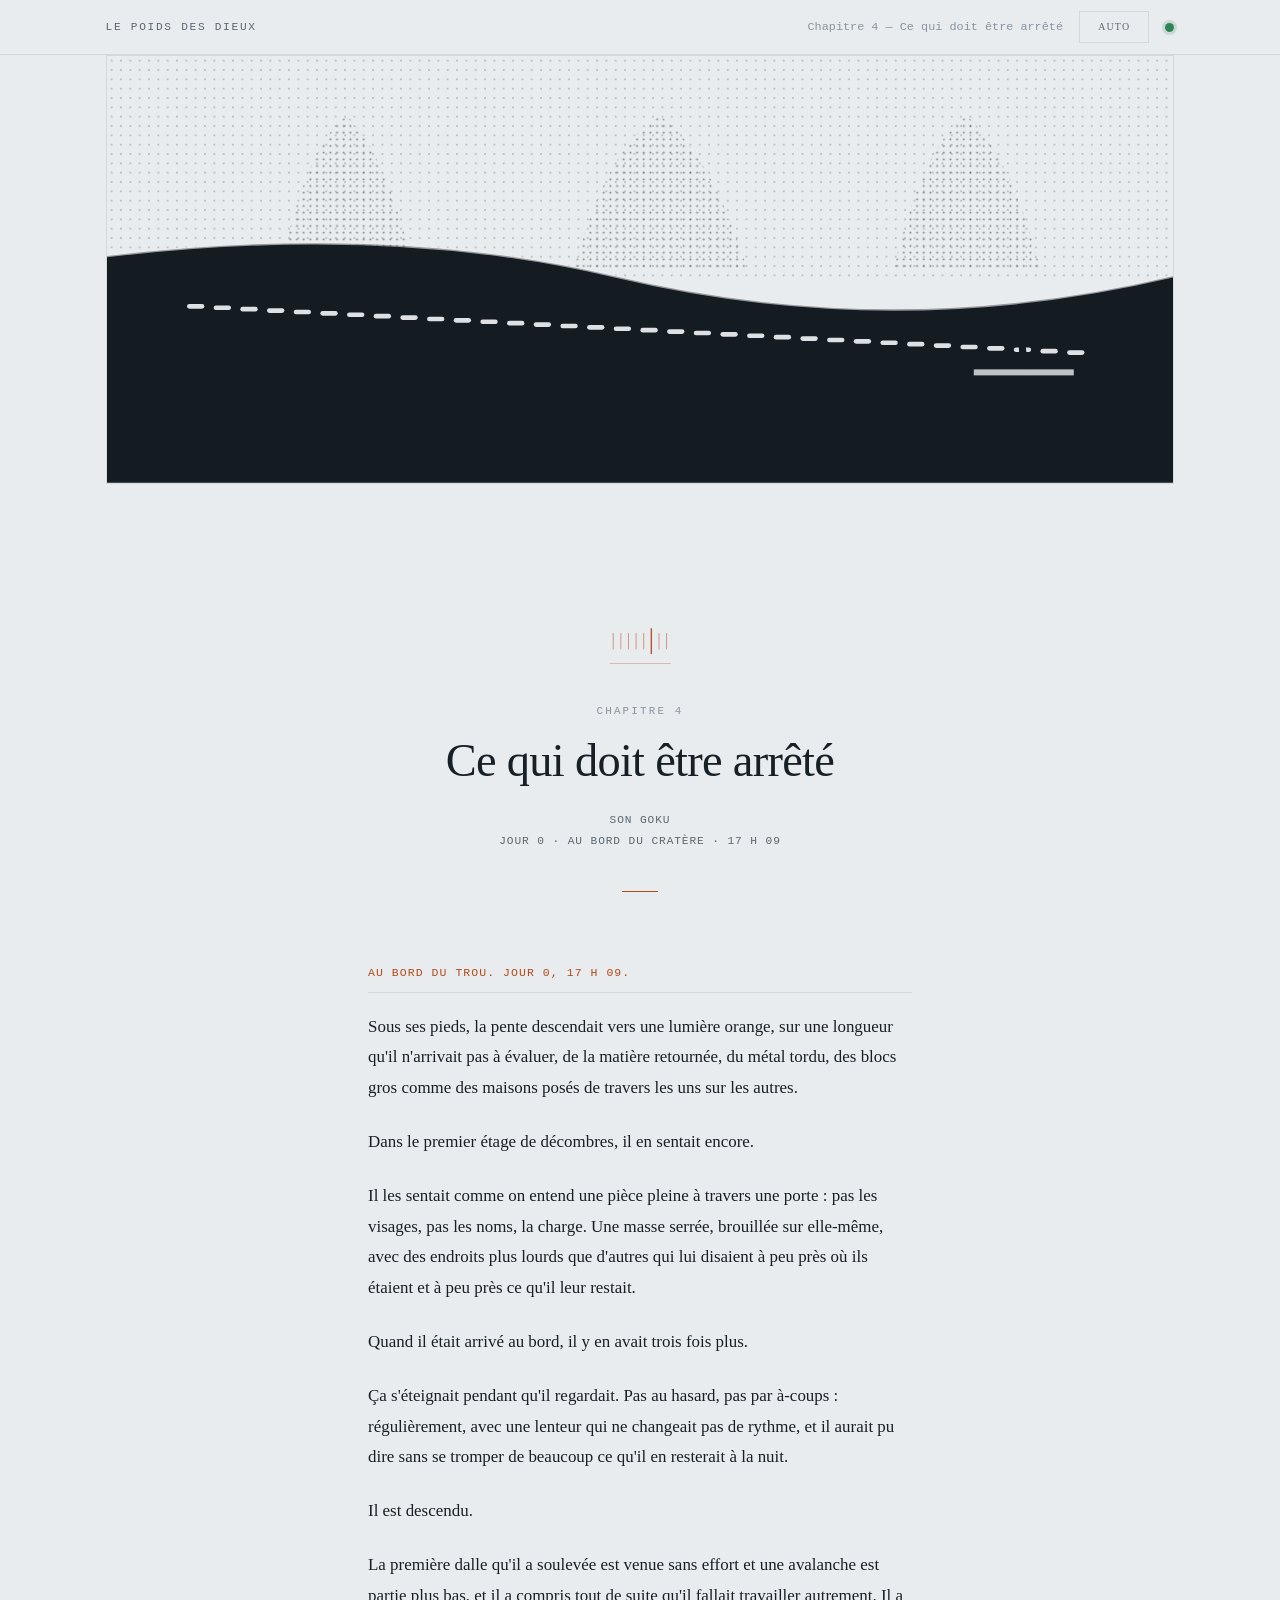
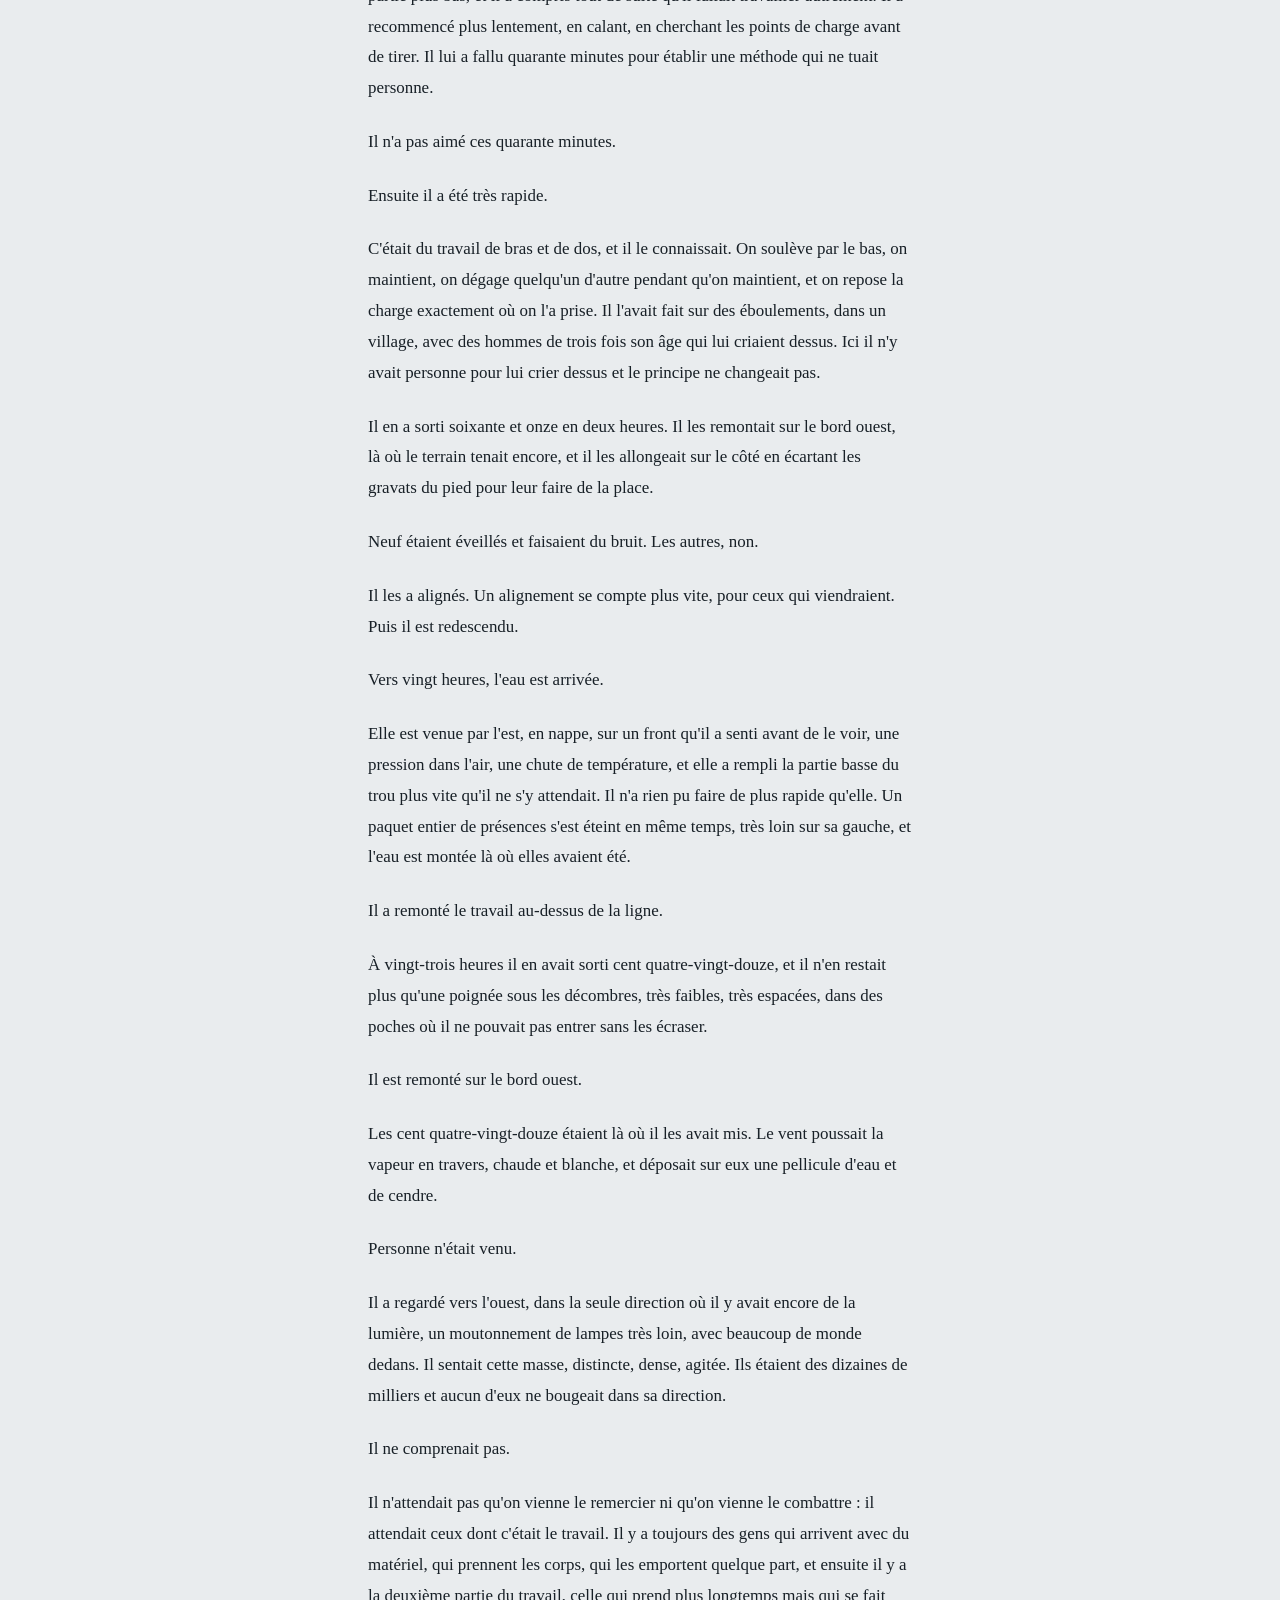
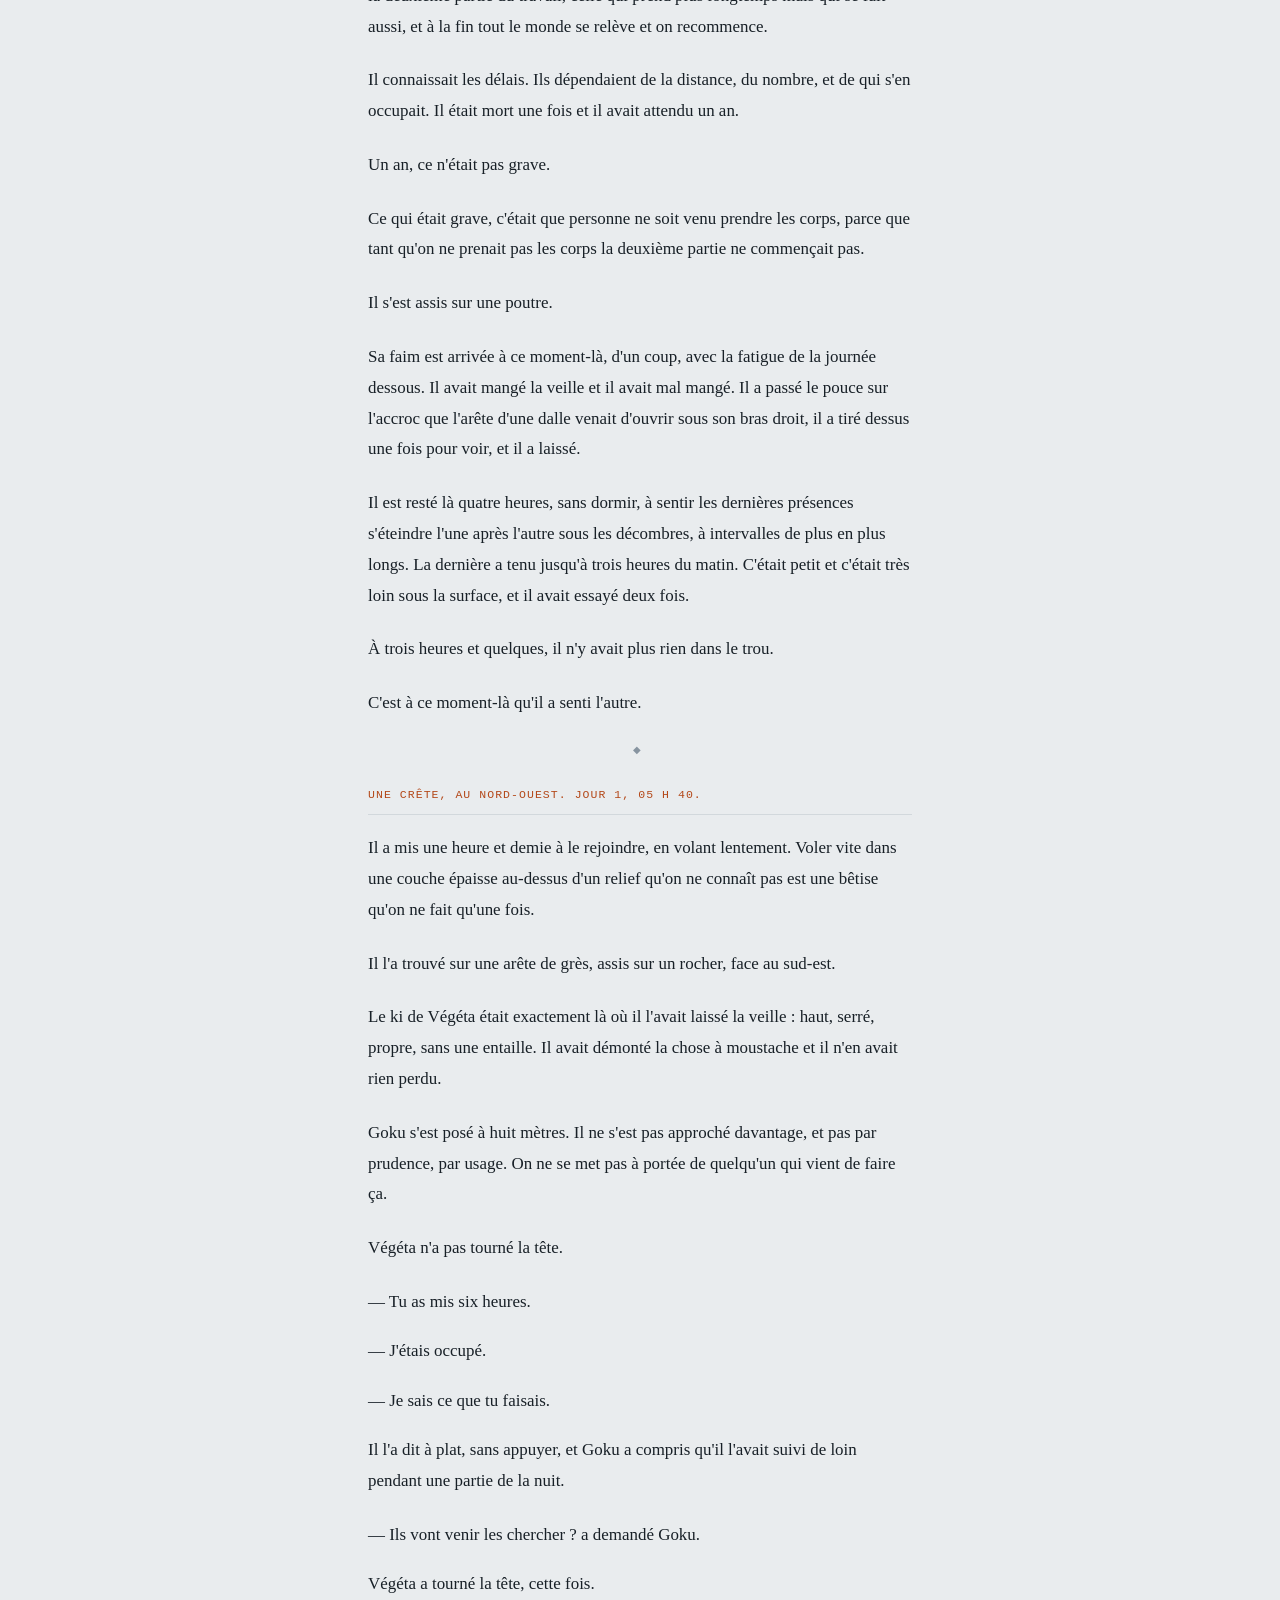
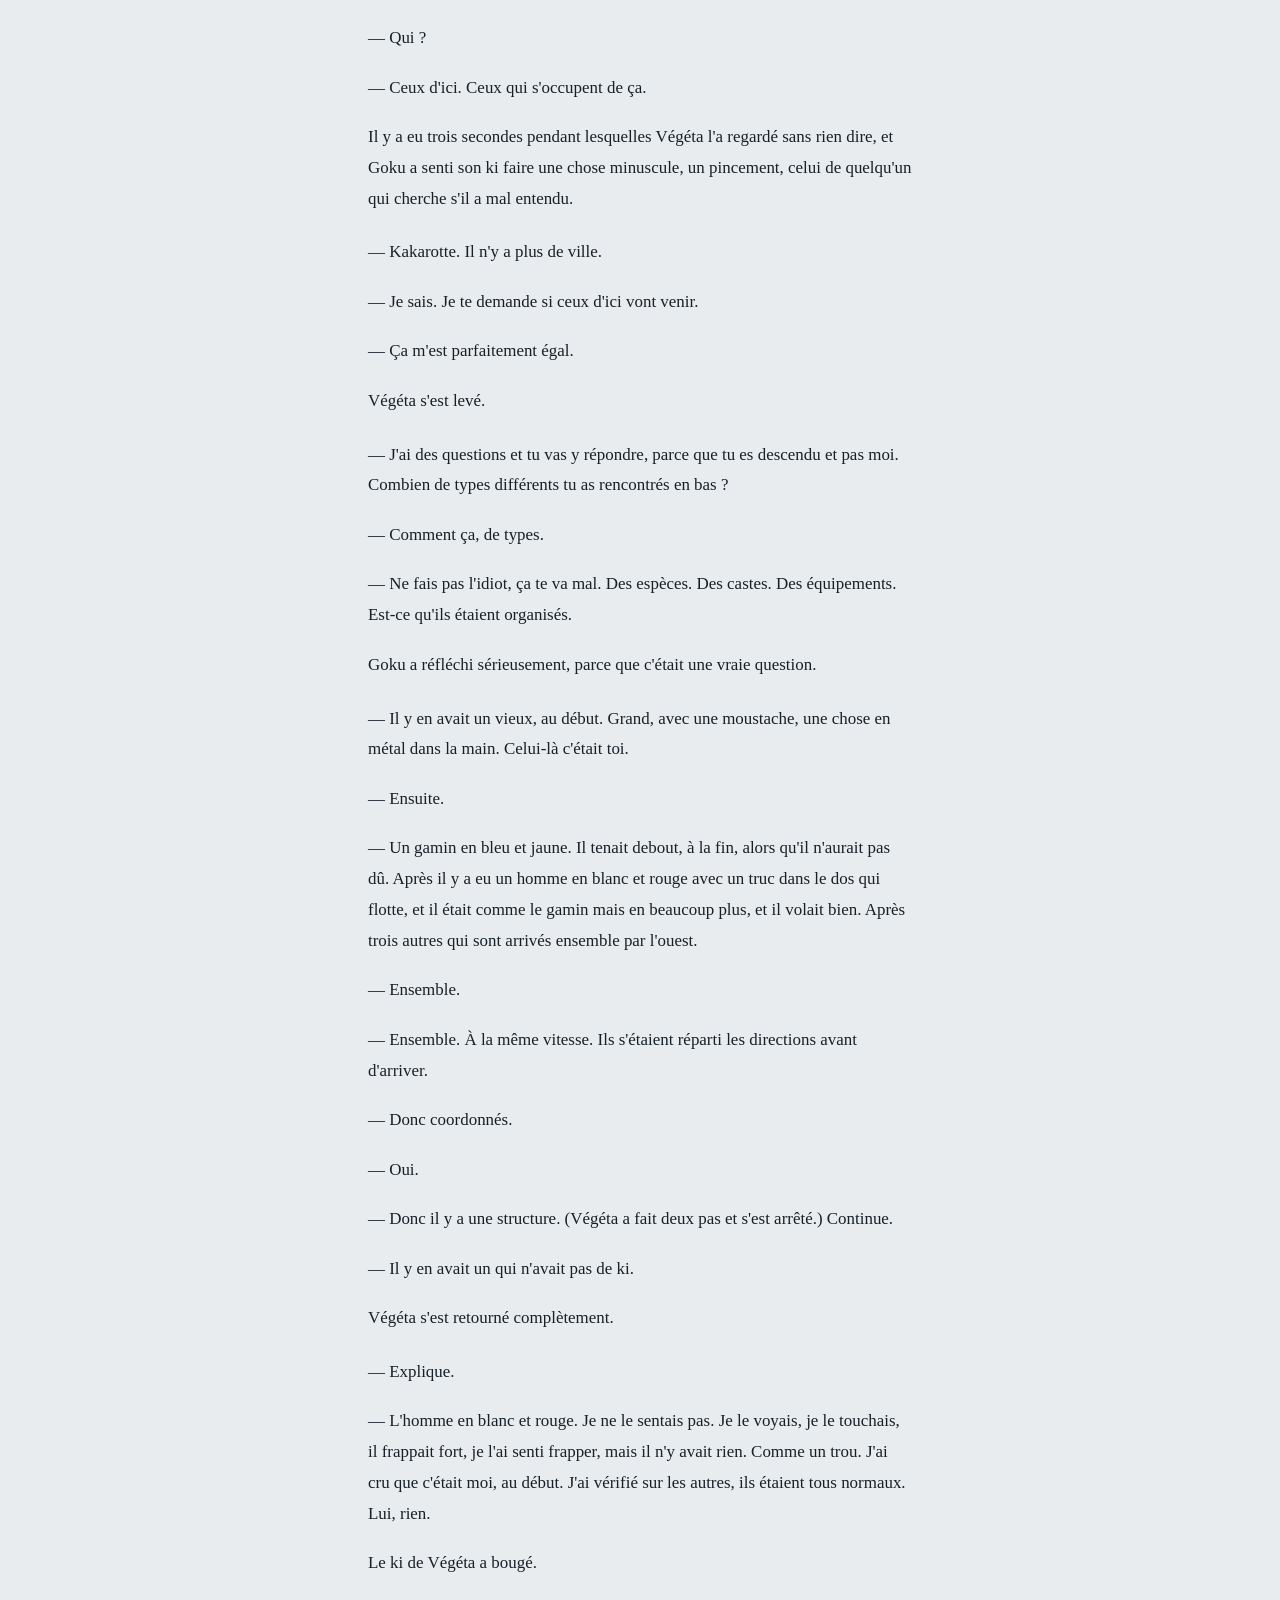
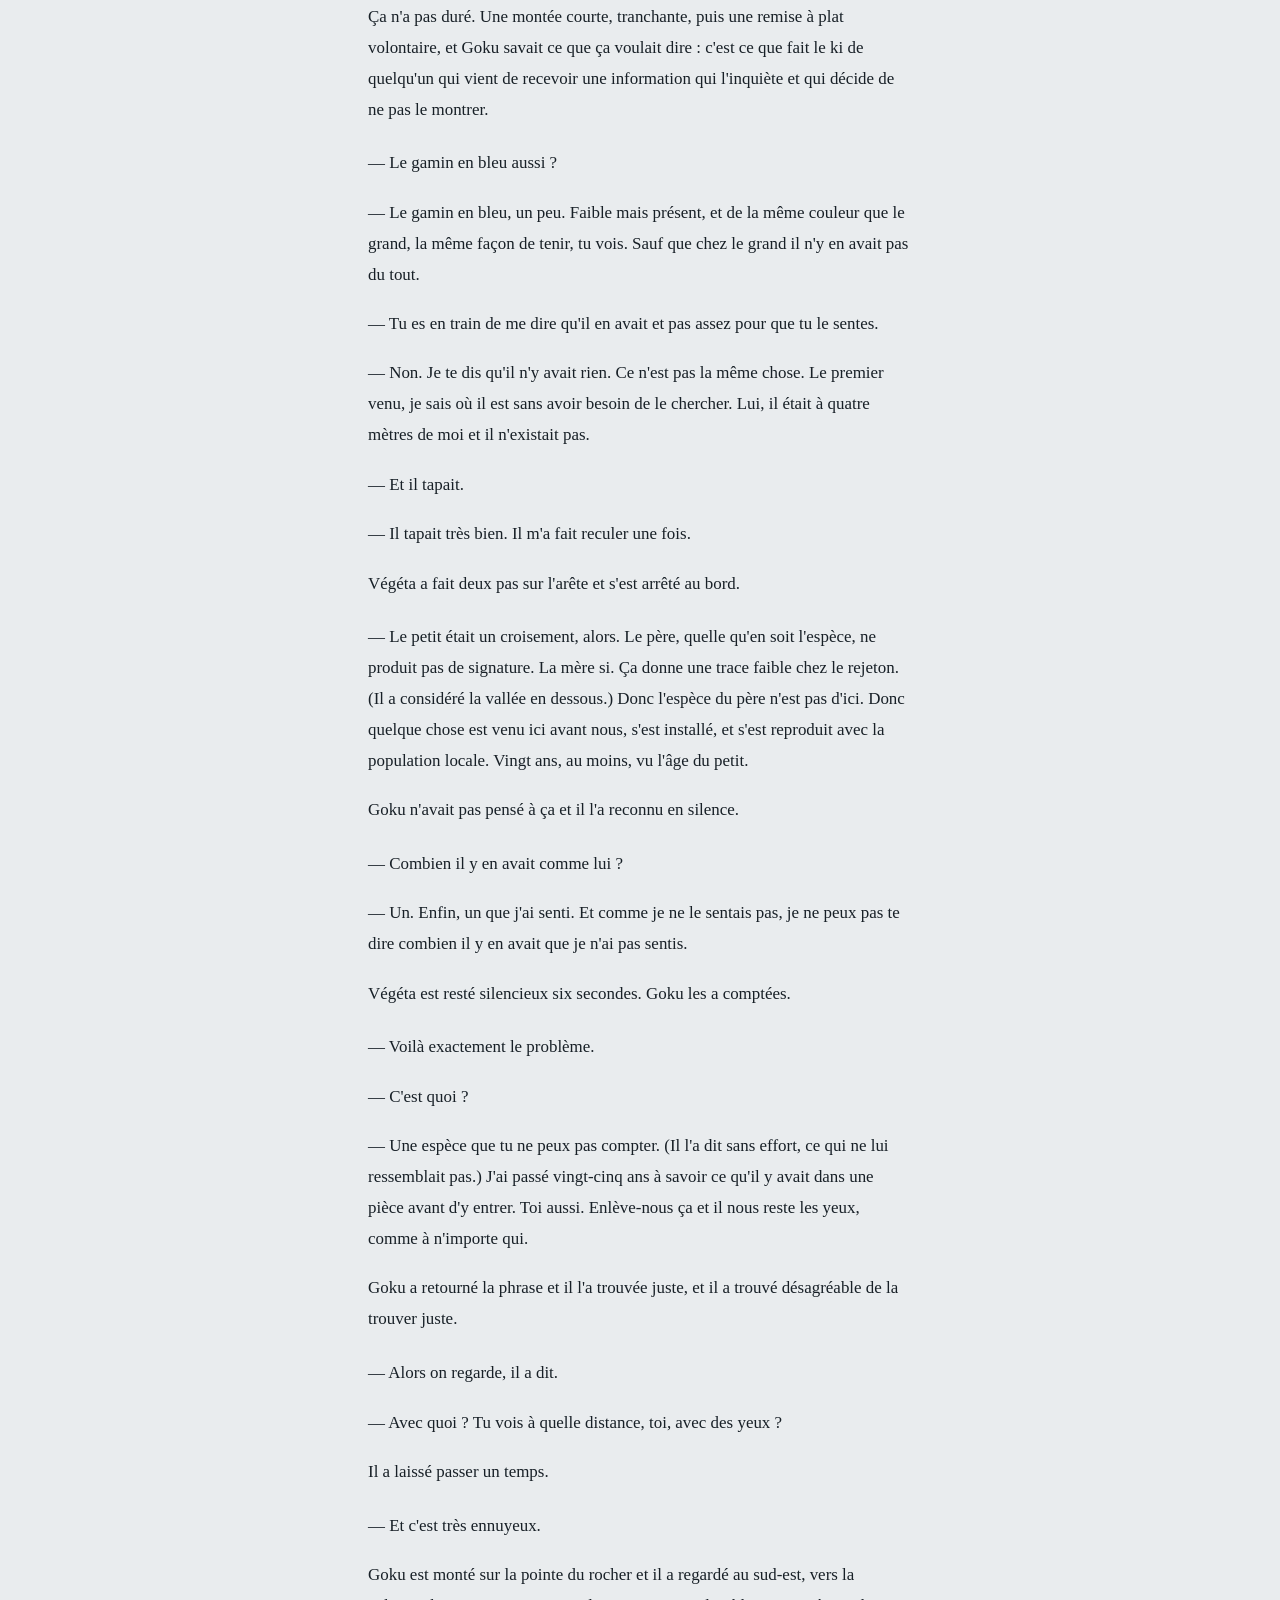
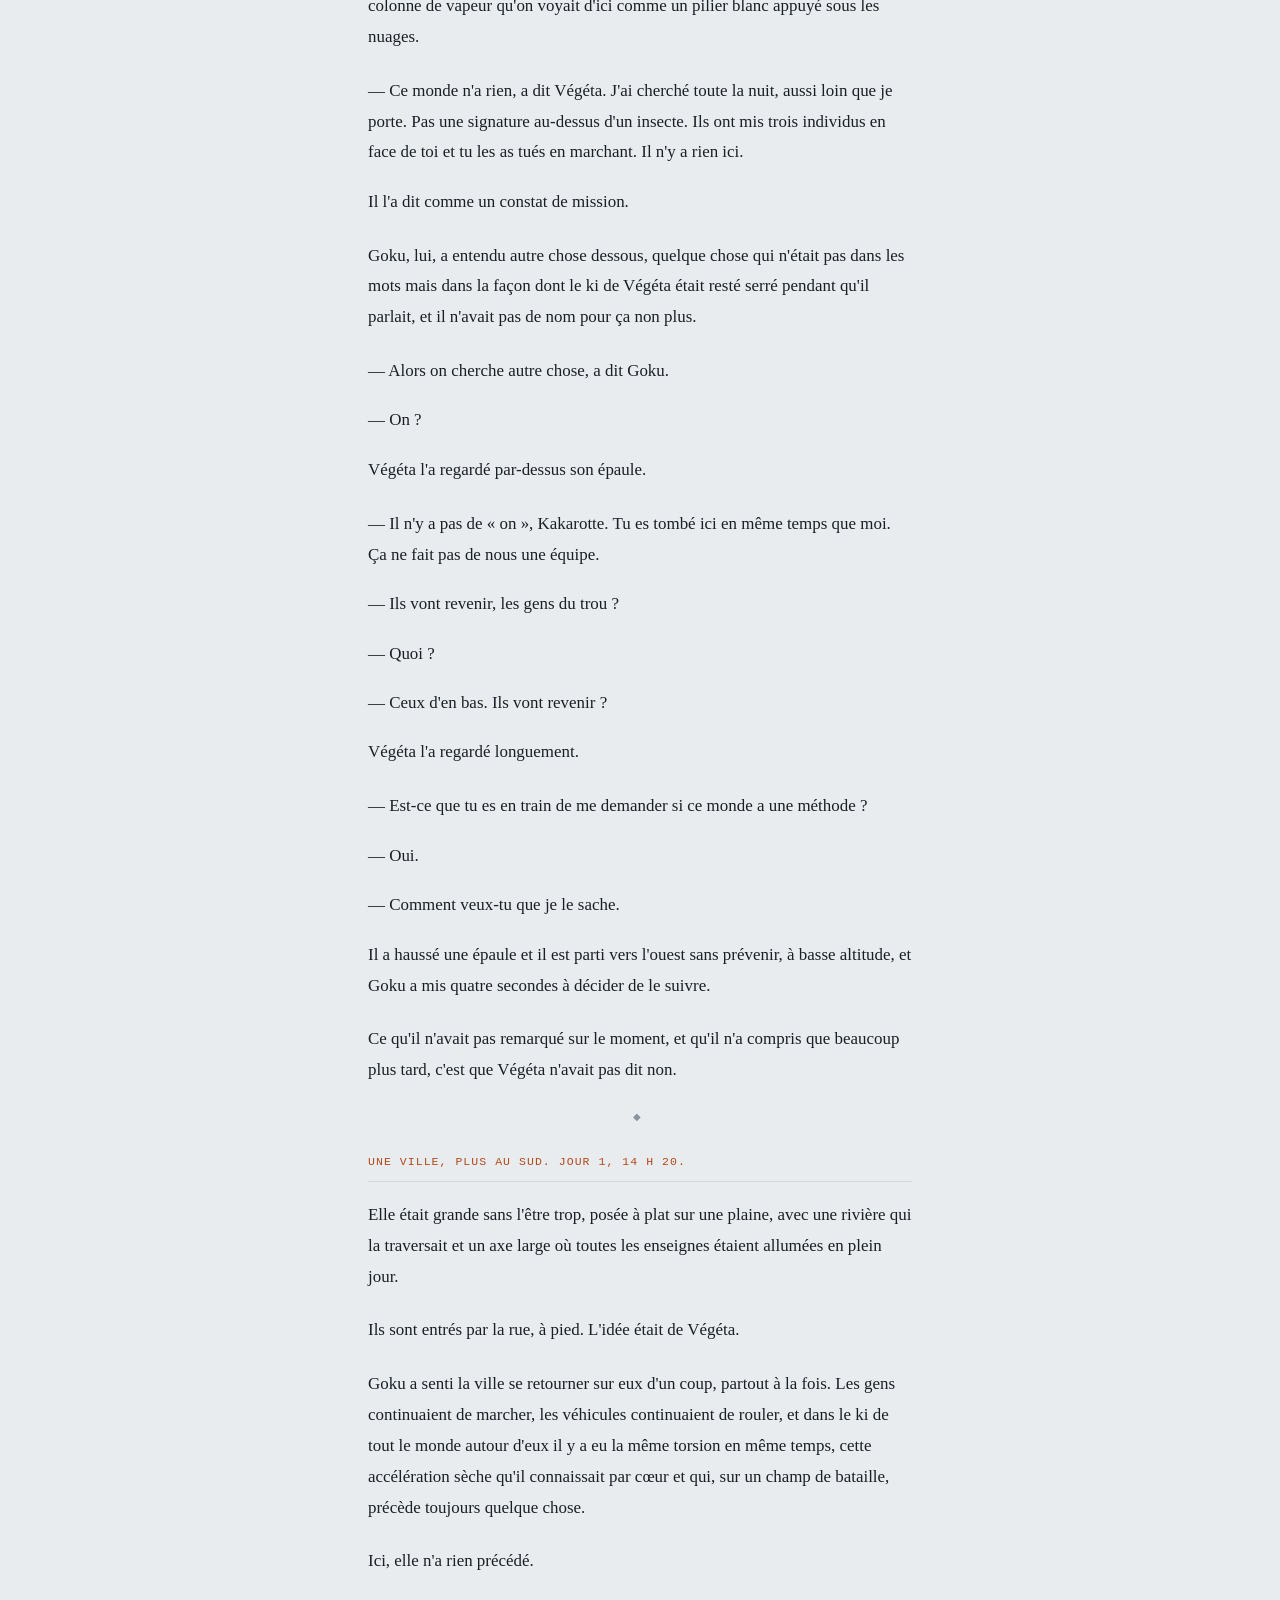
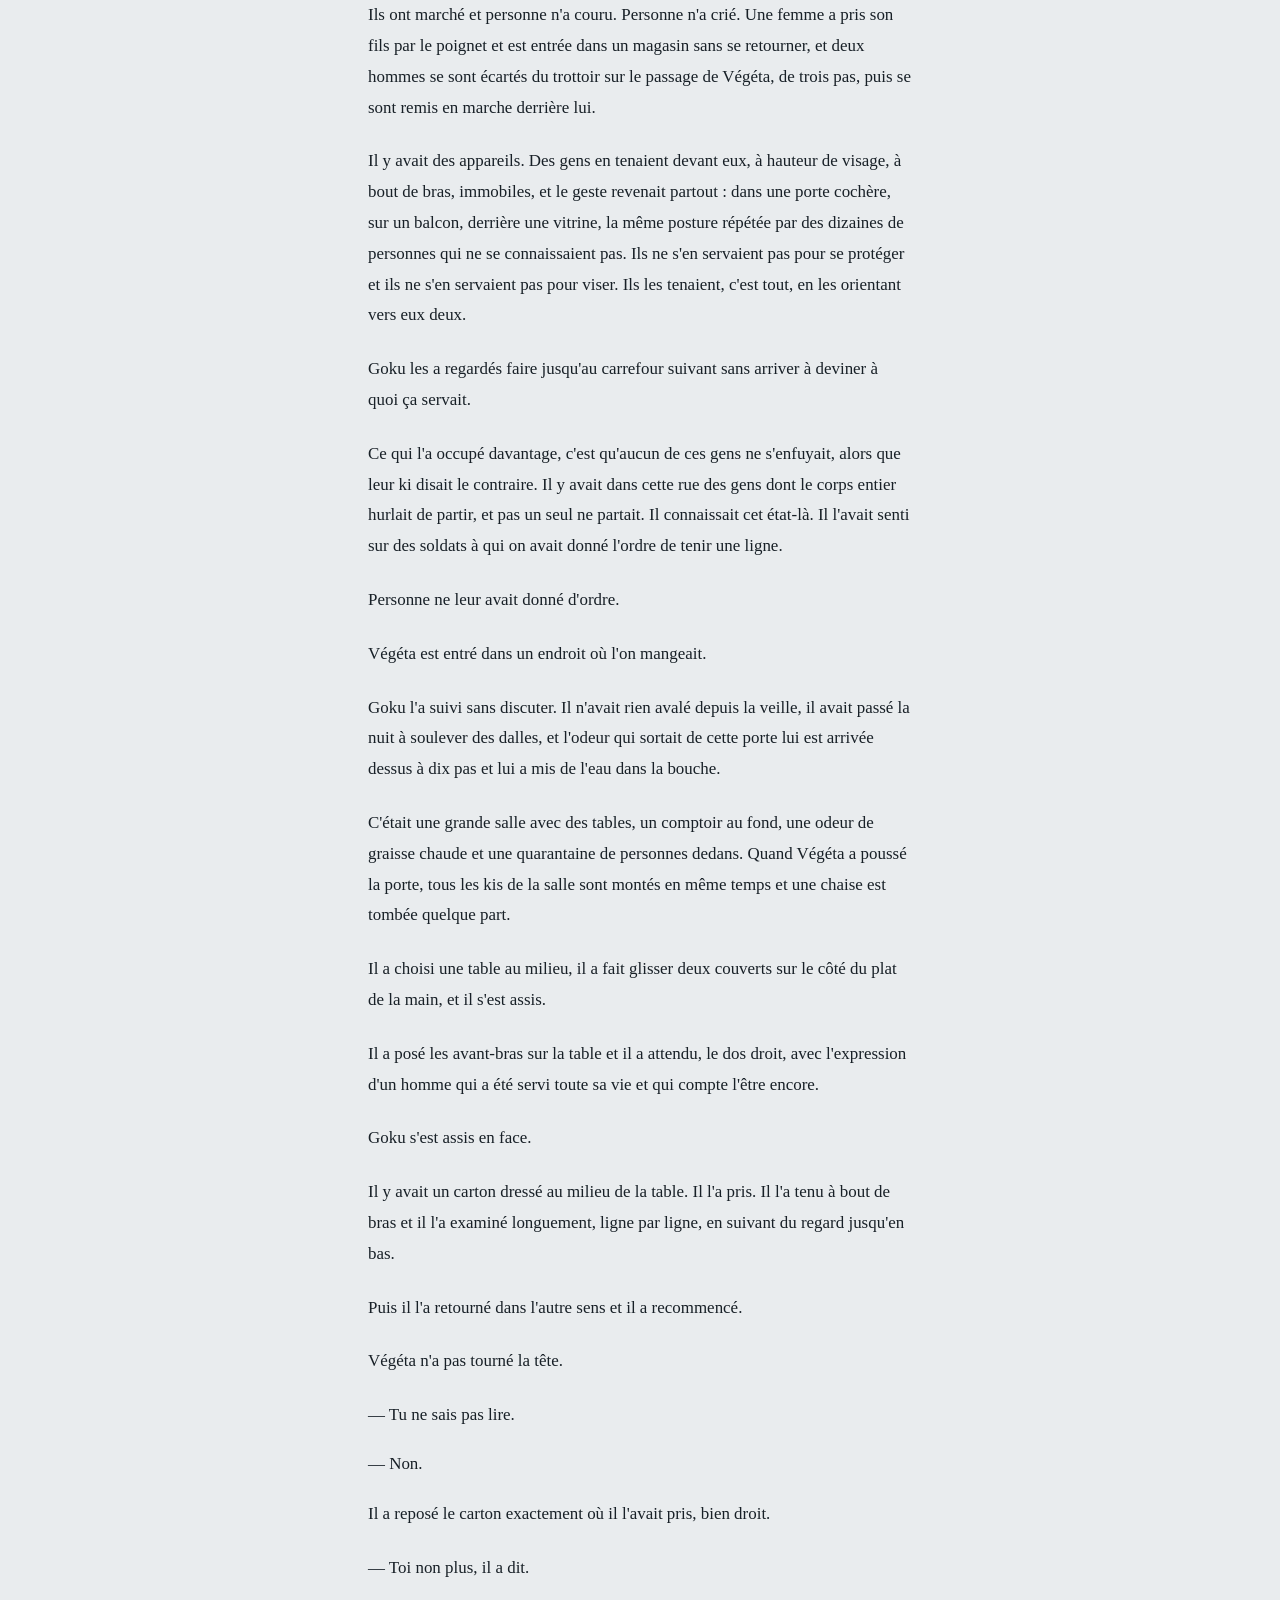
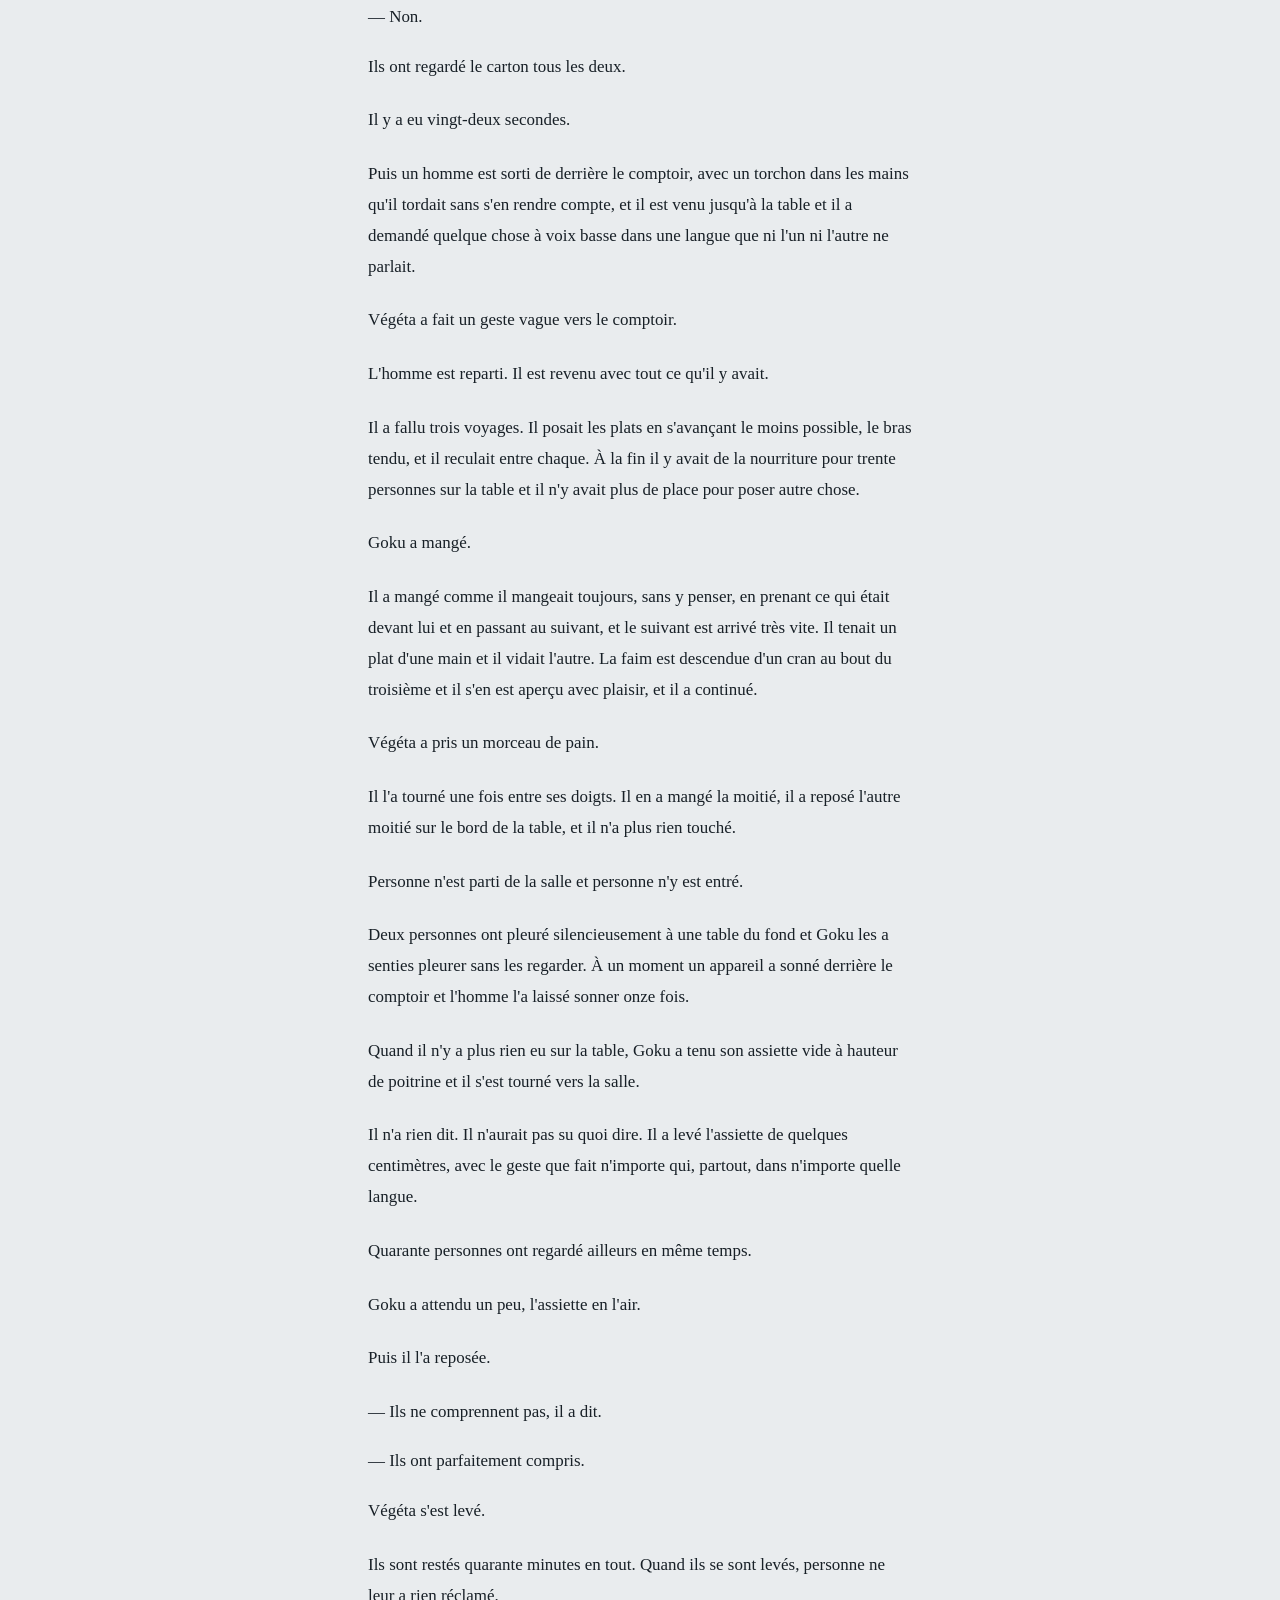
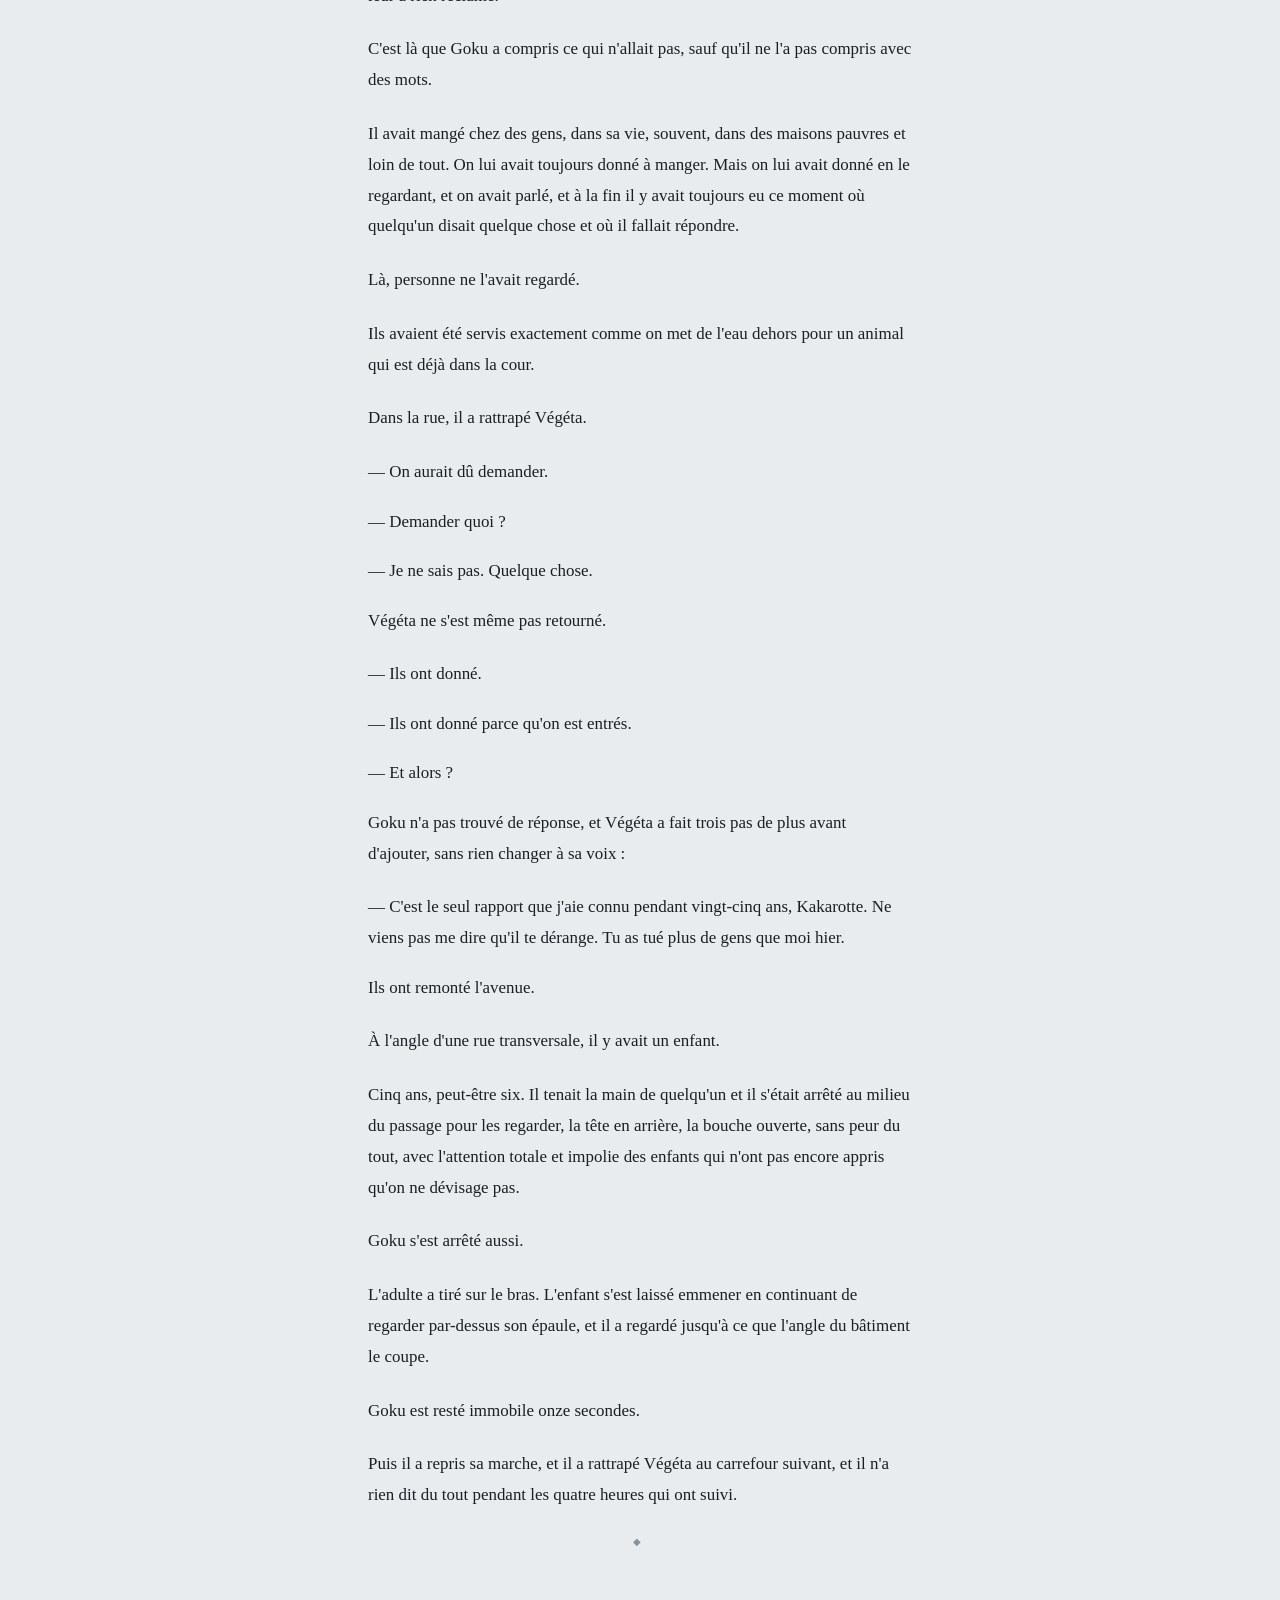
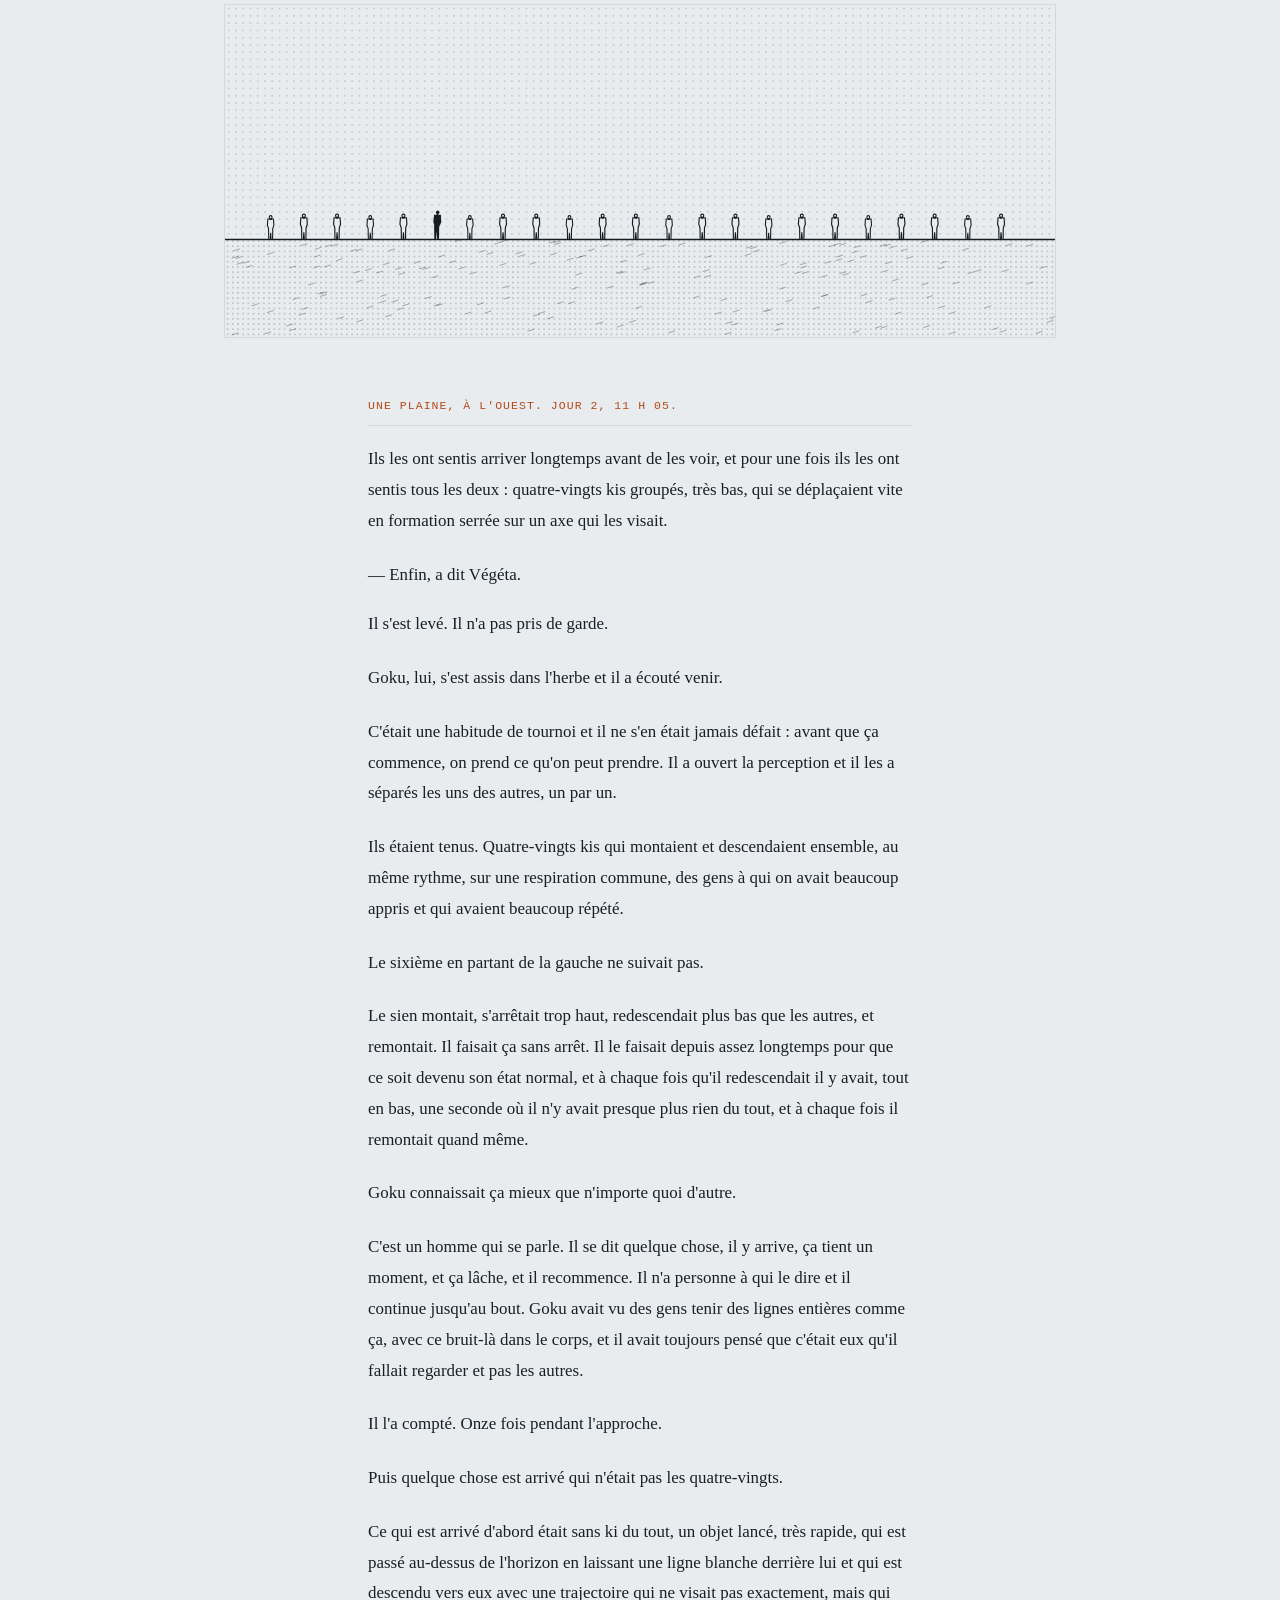
<file: docs/chapitres/04-ce-qui-doit-etre-arrete.html>
<!doctype html>
<html lang="fr">
<head>
<meta charset="utf-8"/>
<meta name="viewport" content="width=device-width,initial-scale=1"/>
<title>Chapitre 4 — Ce qui doit être arrêté | Le Poids des dieux</title>
<meta name="description" content="Sous ses pieds, la pente descendait vers une lumière orange, sur une longueur qu&#x27;il n&#x27;arrivait pas à évaluer, de la matière retournée, du métal tordu,…"/>
<link rel="canonical" href="https://saniadamou14.github.io/Confrontation/chapitres/04-ce-qui-doit-etre-arrete.html"/>
<link rel="icon" type="image/svg+xml" href="../assets/favicon.svg"/>
<meta property="og:type" content="article"/>
<meta property="og:site_name" content="Le Poids des dieux"/>
<meta property="og:locale" content="fr_FR"/>
<meta property="og:title" content="Chapitre 4 — Ce qui doit être arrêté | Le Poids des dieux"/>
<meta property="og:description" content="Sous ses pieds, la pente descendait vers une lumière orange, sur une longueur qu&#x27;il n&#x27;arrivait pas à évaluer, de la matière retournée, du métal tordu,…"/>
<meta property="og:url" content="https://saniadamou14.github.io/Confrontation/chapitres/04-ce-qui-doit-etre-arrete.html"/>
<meta property="og:image" content="https://saniadamou14.github.io/Confrontation/assets/og.png"/>
<meta property="og:image:width" content="1200"/>
<meta property="og:image:height" content="630"/>
<meta name="twitter:card" content="summary_large_image"/>
<meta name="twitter:title" content="Chapitre 4 — Ce qui doit être arrêté | Le Poids des dieux"/>
<meta name="twitter:description" content="Sous ses pieds, la pente descendait vers une lumière orange, sur une longueur qu&#x27;il n&#x27;arrivait pas à évaluer, de la matière retournée, du métal tordu,…"/>
<meta name="twitter:image" content="https://saniadamou14.github.io/Confrontation/assets/og.png"/>
<meta name="theme-color" content="#0E1418" media="(prefers-color-scheme:dark)"/>
<meta name="theme-color" content="#E9ECEE" media="(prefers-color-scheme:light)"/>
<script>try{var t=localStorage.getItem('pdd:theme');
if(t&&t!=='auto')document.documentElement.setAttribute('data-theme',t);}catch(e){}</script>
<link rel="stylesheet" href="../css/style.css"/>
</head>
<body>
<a class="evite" href="#contenu">Aller au contenu</a>
<div class="barre"><div class="enveloppe barre-i">
<a class="marque mono" href="../index.html">Le Poids des dieux</a>
<span class="barre-titre mono">Chapitre 4 — Ce qui doit être arrêté</span>
<button class="theme mono" id="theme" type="button"
  aria-label="Changer de thème">Auto</button>
<span class="lampe" title="State &amp; Madison — cycle de 64 secondes"></span>
</div><div class="jauge" id="jauge"></div></div>
<main id="contenu"><div class="enveloppe">
<article data-chapitre="4" data-url="chapitres/04-ce-qui-doit-etre-arrete.html" data-titre="Ce qui doit être arrêté">
<div class="planche planche-chap"><svg xmlns="http://www.w3.org/2000/svg" viewBox="0 0 1600 640" preserveAspectRatio="xMidYMid slice" role="img"><defs><pattern id="t1" width="14" height="14" patternUnits="userSpaceOnUse"><circle cx="7" cy="7" r="1.1" fill="var(--pl-ink)"/></pattern><pattern id="t2" width="10" height="10" patternUnits="userSpaceOnUse"><circle cx="5" cy="5" r="1.5" fill="var(--pl-ink)"/></pattern><pattern id="t3" width="7" height="7" patternUnits="userSpaceOnUse"><circle cx="3.5" cy="3.5" r="1.8" fill="var(--pl-ink)"/></pattern><pattern id="hach" width="9" height="9" patternUnits="userSpaceOnUse" patternTransform="rotate(35)"><line x1="0" y1="0" x2="0" y2="9" stroke="var(--pl-ink)" stroke-width="1.6"/></pattern><linearGradient id="fondu" x1="0" y1="0" x2="0" y2="1"><stop offset="0" stop-color="var(--pl-ink)" stop-opacity="0"/><stop offset="1" stop-color="var(--pl-ink)" stop-opacity="1"/></linearGradient></defs><rect width="100%" height="100%" fill="var(--pl-paper)"/><rect x="0" y="0" width="1600" height="340" fill="url(#t1)" opacity="0.5"/><path d="M0 640 L0 300 Q420 250 760 330 Q1180 430 1600 330 L1600 640 Z" fill="var(--pl-ink)"/><path d="M0 300 Q420 250 760 330 Q1180 430 1600 330" stroke="var(--pl-paper)" stroke-width="4" fill="none" opacity=".6"/><path d="M260 320 q40 -190 100 -230 q60 60 100 230 z" fill="url(#t2)" opacity=".5"/><path d="M700 320 q52 -190 130 -230 q78 60 130 230 z" fill="url(#t2)" opacity=".5"/><path d="M1180 320 q44 -190 110 -230 q66 60 110 230 z" fill="url(#t2)" opacity=".5"/><rect x="120" y="372" width="26" height="7" rx="3.5" fill="var(--pl-paper)" opacity=".95"/><rect x="160" y="374.1" width="26" height="7" rx="3.5" fill="var(--pl-paper)" opacity=".95"/><rect x="200" y="376.2" width="26" height="7" rx="3.5" fill="var(--pl-paper)" opacity=".95"/><rect x="240" y="378.3" width="26" height="7" rx="3.5" fill="var(--pl-paper)" opacity=".95"/><rect x="280" y="380.4" width="26" height="7" rx="3.5" fill="var(--pl-paper)" opacity=".95"/><rect x="320" y="382.5" width="26" height="7" rx="3.5" fill="var(--pl-paper)" opacity=".95"/><rect x="360" y="384.6" width="26" height="7" rx="3.5" fill="var(--pl-paper)" opacity=".95"/><rect x="400" y="386.7" width="26" height="7" rx="3.5" fill="var(--pl-paper)" opacity=".95"/><rect x="440" y="388.8" width="26" height="7" rx="3.5" fill="var(--pl-paper)" opacity=".95"/><rect x="480" y="390.9" width="26" height="7" rx="3.5" fill="var(--pl-paper)" opacity=".95"/><rect x="520" y="393" width="26" height="7" rx="3.5" fill="var(--pl-paper)" opacity=".95"/><rect x="560" y="395.1" width="26" height="7" rx="3.5" fill="var(--pl-paper)" opacity=".95"/><rect x="600" y="397.2" width="26" height="7" rx="3.5" fill="var(--pl-paper)" opacity=".95"/><rect x="640" y="399.3" width="26" height="7" rx="3.5" fill="var(--pl-paper)" opacity=".95"/><rect x="680" y="401.4" width="26" height="7" rx="3.5" fill="var(--pl-paper)" opacity=".95"/><rect x="720" y="403.5" width="26" height="7" rx="3.5" fill="var(--pl-paper)" opacity=".95"/><rect x="760" y="405.6" width="26" height="7" rx="3.5" fill="var(--pl-paper)" opacity=".95"/><rect x="800" y="407.7" width="26" height="7" rx="3.5" fill="var(--pl-paper)" opacity=".95"/><rect x="840" y="409.8" width="26" height="7" rx="3.5" fill="var(--pl-paper)" opacity=".95"/><rect x="880" y="411.9" width="26" height="7" rx="3.5" fill="var(--pl-paper)" opacity=".95"/><rect x="920" y="414" width="26" height="7" rx="3.5" fill="var(--pl-paper)" opacity=".95"/><rect x="960" y="416.1" width="26" height="7" rx="3.5" fill="var(--pl-paper)" opacity=".95"/><rect x="1000" y="418.2" width="26" height="7" rx="3.5" fill="var(--pl-paper)" opacity=".95"/><rect x="1040" y="420.3" width="26" height="7" rx="3.5" fill="var(--pl-paper)" opacity=".95"/><rect x="1080" y="422.4" width="26" height="7" rx="3.5" fill="var(--pl-paper)" opacity=".95"/><rect x="1120" y="424.5" width="26" height="7" rx="3.5" fill="var(--pl-paper)" opacity=".95"/><rect x="1160" y="426.6" width="26" height="7" rx="3.5" fill="var(--pl-paper)" opacity=".95"/><rect x="1200" y="428.7" width="26" height="7" rx="3.5" fill="var(--pl-paper)" opacity=".95"/><rect x="1240" y="430.8" width="26" height="7" rx="3.5" fill="var(--pl-paper)" opacity=".95"/><rect x="1280" y="432.9" width="26" height="7" rx="3.5" fill="var(--pl-paper)" opacity=".95"/><rect x="1320" y="435" width="26" height="7" rx="3.5" fill="var(--pl-paper)" opacity=".95"/><rect x="1360" y="437.1" width="26" height="7" rx="3.5" fill="var(--pl-paper)" opacity=".95"/><rect x="1400" y="439.2" width="26" height="7" rx="3.5" fill="var(--pl-paper)" opacity=".95"/><rect x="1440" y="441.3" width="26" height="7" rx="3.5" fill="var(--pl-paper)" opacity=".95"/><g fill="var(--pl-ink)"><ellipse cx="1370.92" cy="426.8" rx="3.57696" ry="3.888"/><rect x="1370.68" y="429.23" width="2.64384" height="2.16"/><path d="M1367.41 430.31 L1376.32 431.39 L1377.29 452.99 L1368.11 451.91 Z"/><path d="M1375.35 432.74 L1377.83 434.36 L1379.56 450.56 L1376.97 450.02 Z"/><rect x="1367.95" y="451.91" width="12.69" height="5.67" rx="1.89"/><rect x="1377.83" y="457.04" width="3.348" height="12.96"/><rect x="1376.97" y="468.38" width="6.21" height="1.728" rx="0.648"/></g><rect x="1300" y="470" width="150" height="9" fill="var(--pl-paper)" opacity=".8"/></svg></div>
<div class="colonne">
<header class="chap-tete">
<div class="embleme"><svg viewBox="0 0 120 120" fill="none" stroke="currentColor" stroke-width="1.5" aria-hidden="true">
<g opacity=".65"><line x1="14" y1="46" x2="14" y2="74"/><line x1="27" y1="46" x2="27" y2="74"/>
<line x1="40" y1="46" x2="40" y2="74"/><line x1="53" y1="46" x2="53" y2="74"/>
<line x1="66" y1="46" x2="66" y2="74"/></g>
<line x1="79" y1="38" x2="79" y2="82" stroke-width="2.5"/>
<g opacity=".65"><line x1="92" y1="46" x2="92" y2="74"/><line x1="105" y1="46" x2="105" y2="74"/></g>
<line x1="8" y1="98" x2="112" y2="98" opacity=".4"/></svg></div>
<p class="num mono">Chapitre 4</p>
<h1>Ce qui doit être arrêté</h1>
<p class="sit mono">Son Goku<br/>Jour 0 · Au bord du cratère · 17 h 09</p>
<div class="filet"></div>
</header>
<div class="prose"><p class="situation">Au bord du trou. Jour 0, 17 h 09.</p>
<p>Sous ses pieds, la pente descendait vers une lumière orange, sur une longueur qu'il n'arrivait pas à évaluer, de la matière retournée, du métal tordu, des blocs gros comme des maisons posés de travers les uns sur les autres.</p>
<p>Dans le premier étage de décombres, il en sentait encore.</p>
<p>Il les sentait comme on entend une pièce pleine à travers une porte : pas les visages, pas les noms, la charge. Une masse serrée, brouillée sur elle-même, avec des endroits plus lourds que d'autres qui lui disaient à peu près où ils étaient et à peu près ce qu'il leur restait.</p>
<p>Quand il était arrivé au bord, il y en avait trois fois plus.</p>
<p>Ça s'éteignait pendant qu'il regardait. Pas au hasard, pas par à-coups : régulièrement, avec une lenteur qui ne changeait pas de rythme, et il aurait pu dire sans se tromper de beaucoup ce qu'il en resterait à la nuit.</p>
<p>Il est descendu.</p>
<p>La première dalle qu'il a soulevée est venue sans effort et une avalanche est partie plus bas, et il a compris tout de suite qu'il fallait travailler autrement. Il a recommencé plus lentement, en calant, en cherchant les points de charge avant de tirer. Il lui a fallu quarante minutes pour établir une méthode qui ne tuait personne.</p>
<p>Il n'a pas aimé ces quarante minutes.</p>
<p>Ensuite il a été très rapide.</p>
<p>C'était du travail de bras et de dos, et il le connaissait. On soulève par le bas, on maintient, on dégage quelqu'un d'autre pendant qu'on maintient, et on repose la charge exactement où on l'a prise. Il l'avait fait sur des éboulements, dans un village, avec des hommes de trois fois son âge qui lui criaient dessus. Ici il n'y avait personne pour lui crier dessus et le principe ne changeait pas.</p>
<p>Il en a sorti soixante et onze en deux heures. Il les remontait sur le bord ouest, là où le terrain tenait encore, et il les allongeait sur le côté en écartant les gravats du pied pour leur faire de la place.</p>
<p>Neuf étaient éveillés et faisaient du bruit. Les autres, non.</p>
<p>Il les a alignés. Un alignement se compte plus vite, pour ceux qui viendraient. Puis il est redescendu.</p>
<p>Vers vingt heures, l'eau est arrivée.</p>
<p>Elle est venue par l'est, en nappe, sur un front qu'il a senti avant de le voir, une pression dans l'air, une chute de température, et elle a rempli la partie basse du trou plus vite qu'il ne s'y attendait. Il n'a rien pu faire de plus rapide qu'elle. Un paquet entier de présences s'est éteint en même temps, très loin sur sa gauche, et l'eau est montée là où elles avaient été.</p>
<p>Il a remonté le travail au-dessus de la ligne.</p>
<p>À vingt-trois heures il en avait sorti cent quatre-vingt-douze, et il n'en restait plus qu'une poignée sous les décombres, très faibles, très espacées, dans des poches où il ne pouvait pas entrer sans les écraser.</p>
<p>Il est remonté sur le bord ouest.</p>
<p>Les cent quatre-vingt-douze étaient là où il les avait mis. Le vent poussait la vapeur en travers, chaude et blanche, et déposait sur eux une pellicule d'eau et de cendre.</p>
<p>Personne n'était venu.</p>
<p>Il a regardé vers l'ouest, dans la seule direction où il y avait encore de la lumière, un moutonnement de lampes très loin, avec beaucoup de monde dedans. Il sentait cette masse, distincte, dense, agitée. Ils étaient des dizaines de milliers et aucun d'eux ne bougeait dans sa direction.</p>
<p>Il ne comprenait pas.</p>
<p>Il n'attendait pas qu'on vienne le remercier ni qu'on vienne le combattre : il attendait ceux dont c'était le travail. Il y a toujours des gens qui arrivent avec du matériel, qui prennent les corps, qui les emportent quelque part, et ensuite il y a la deuxième partie du travail, celle qui prend plus longtemps mais qui se fait aussi, et à la fin tout le monde se relève et on recommence.</p>
<p>Il connaissait les délais. Ils dépendaient de la distance, du nombre, et de qui s'en occupait. Il était mort une fois et il avait attendu un an.</p>
<p>Un an, ce n'était pas grave.</p>
<p>Ce qui était grave, c'était que personne ne soit venu prendre les corps, parce que tant qu'on ne prenait pas les corps la deuxième partie ne commençait pas.</p>
<p>Il s'est assis sur une poutre.</p>
<p>Sa faim est arrivée à ce moment-là, d'un coup, avec la fatigue de la journée dessous. Il avait mangé la veille et il avait mal mangé. Il a passé le pouce sur l'accroc que l'arête d'une dalle venait d'ouvrir sous son bras droit, il a tiré dessus une fois pour voir, et il a laissé.</p>
<p>Il est resté là quatre heures, sans dormir, à sentir les dernières présences s'éteindre l'une après l'autre sous les décombres, à intervalles de plus en plus longs. La dernière a tenu jusqu'à trois heures du matin. C'était petit et c'était très loin sous la surface, et il avait essayé deux fois.</p>
<p>À trois heures et quelques, il n'y avait plus rien dans le trou.</p>
<p>C'est à ce moment-là qu'il a senti l'autre.</p>
<div class="rupture" aria-hidden="true">◆</div>
<p class="situation">Une crête, au nord-ouest. Jour 1, 05 h 40.</p>
<p>Il a mis une heure et demie à le rejoindre, en volant lentement. Voler vite dans une couche épaisse au-dessus d'un relief qu'on ne connaît pas est une bêtise qu'on ne fait qu'une fois.</p>
<p>Il l'a trouvé sur une arête de grès, assis sur un rocher, face au sud-est.</p>
<p>Le ki de Végéta était exactement là où il l'avait laissé la veille : haut, serré, propre, sans une entaille. Il avait démonté la chose à moustache et il n'en avait rien perdu.</p>
<p>Goku s'est posé à huit mètres. Il ne s'est pas approché davantage, et pas par prudence, par usage. On ne se met pas à portée de quelqu'un qui vient de faire ça.</p>
<p>Végéta n'a pas tourné la tête.</p>
<p class="replique">— Tu as mis six heures.</p>
<p class="replique">— J'étais occupé.</p>
<p class="replique">— Je sais ce que tu faisais.</p>
<p>Il l'a dit à plat, sans appuyer, et Goku a compris qu'il l'avait suivi de loin pendant une partie de la nuit.</p>
<p class="replique">— Ils vont venir les chercher ? a demandé Goku.</p>
<p>Végéta a tourné la tête, cette fois.</p>
<p class="replique">— Qui ?</p>
<p class="replique">— Ceux d'ici. Ceux qui s'occupent de ça.</p>
<p>Il y a eu trois secondes pendant lesquelles Végéta l'a regardé sans rien dire, et Goku a senti son ki faire une chose minuscule, un pincement, celui de quelqu'un qui cherche s'il a mal entendu.</p>
<p class="replique">— Kakarotte. Il n'y a plus de ville.</p>
<p class="replique">— Je sais. Je te demande si ceux d'ici vont venir.</p>
<p class="replique">— Ça m'est parfaitement égal.</p>
<p>Végéta s'est levé.</p>
<p class="replique">— J'ai des questions et tu vas y répondre, parce que tu es descendu et pas moi. Combien de types différents tu as rencontrés en bas ?</p>
<p class="replique">— Comment ça, de types.</p>
<p class="replique">— Ne fais pas l'idiot, ça te va mal. Des espèces. Des castes. Des équipements. Est-ce qu'ils étaient organisés.</p>
<p>Goku a réfléchi sérieusement, parce que c'était une vraie question.</p>
<p class="replique">— Il y en avait un vieux, au début. Grand, avec une moustache, une chose en métal dans la main. Celui-là c'était toi.</p>
<p class="replique">— Ensuite.</p>
<p class="replique">— Un gamin en bleu et jaune. Il tenait debout, à la fin, alors qu'il n'aurait pas dû. Après il y a eu un homme en blanc et rouge avec un truc dans le dos qui flotte, et il était comme le gamin mais en beaucoup plus, et il volait bien. Après trois autres qui sont arrivés ensemble par l'ouest.</p>
<p class="replique">— Ensemble.</p>
<p class="replique">— Ensemble. À la même vitesse. Ils s'étaient réparti les directions avant d'arriver.</p>
<p class="replique">— Donc coordonnés.</p>
<p class="replique">— Oui.</p>
<p class="replique">— Donc il y a une structure. (Végéta a fait deux pas et s'est arrêté.) Continue.</p>
<p class="replique">— Il y en avait un qui n'avait pas de ki.</p>
<p>Végéta s'est retourné complètement.</p>
<p class="replique">— Explique.</p>
<p class="replique">— L'homme en blanc et rouge. Je ne le sentais pas. Je le voyais, je le touchais, il frappait fort, je l'ai senti frapper, mais il n'y avait rien. Comme un trou. J'ai cru que c'était moi, au début. J'ai vérifié sur les autres, ils étaient tous normaux. Lui, rien.</p>
<p>Le ki de Végéta a bougé.</p>
<p>Ça n'a pas duré. Une montée courte, tranchante, puis une remise à plat volontaire, et Goku savait ce que ça voulait dire : c'est ce que fait le ki de quelqu'un qui vient de recevoir une information qui l'inquiète et qui décide de ne pas le montrer.</p>
<p class="replique">— Le gamin en bleu aussi ?</p>
<p class="replique">— Le gamin en bleu, un peu. Faible mais présent, et de la même couleur que le grand, la même façon de tenir, tu vois. Sauf que chez le grand il n'y en avait pas du tout.</p>
<p class="replique">— Tu es en train de me dire qu'il en avait et pas assez pour que tu le sentes.</p>
<p class="replique">— Non. Je te dis qu'il n'y avait rien. Ce n'est pas la même chose. Le premier venu, je sais où il est sans avoir besoin de le chercher. Lui, il était à quatre mètres de moi et il n'existait pas.</p>
<p class="replique">— Et il tapait.</p>
<p class="replique">— Il tapait très bien. Il m'a fait reculer une fois.</p>
<p>Végéta a fait deux pas sur l'arête et s'est arrêté au bord.</p>
<p class="replique">— Le petit était un croisement, alors. Le père, quelle qu'en soit l'espèce, ne produit pas de signature. La mère si. Ça donne une trace faible chez le rejeton. (Il a considéré la vallée en dessous.) Donc l'espèce du père n'est pas d'ici. Donc quelque chose est venu ici avant nous, s'est installé, et s'est reproduit avec la population locale. Vingt ans, au moins, vu l'âge du petit.</p>
<p>Goku n'avait pas pensé à ça et il l'a reconnu en silence.</p>
<p class="replique">— Combien il y en avait comme lui ?</p>
<p class="replique">— Un. Enfin, un que j'ai senti. Et comme je ne le sentais pas, je ne peux pas te dire combien il y en avait que je n'ai pas sentis.</p>
<p>Végéta est resté silencieux six secondes. Goku les a comptées.</p>
<p class="replique">— Voilà exactement le problème.</p>
<p class="replique">— C'est quoi ?</p>
<p class="replique">— Une espèce que tu ne peux pas compter. (Il l'a dit sans effort, ce qui ne lui ressemblait pas.) J'ai passé vingt-cinq ans à savoir ce qu'il y avait dans une pièce avant d'y entrer. Toi aussi. Enlève-nous ça et il nous reste les yeux, comme à n'importe qui.</p>
<p>Goku a retourné la phrase et il l'a trouvée juste, et il a trouvé désagréable de la trouver juste.</p>
<p class="replique">— Alors on regarde, il a dit.</p>
<p class="replique">— Avec quoi ? Tu vois à quelle distance, toi, avec des yeux ?</p>
<p>Il a laissé passer un temps.</p>
<p class="replique">— Et c'est très ennuyeux.</p>
<p>Goku est monté sur la pointe du rocher et il a regardé au sud-est, vers la colonne de vapeur qu'on voyait d'ici comme un pilier blanc appuyé sous les nuages.</p>
<p class="replique">— Ce monde n'a rien, a dit Végéta. J'ai cherché toute la nuit, aussi loin que je porte. Pas une signature au-dessus d'un insecte. Ils ont mis trois individus en face de toi et tu les as tués en marchant. Il n'y a rien ici.</p>
<p>Il l'a dit comme un constat de mission.</p>
<p>Goku, lui, a entendu autre chose dessous, quelque chose qui n'était pas dans les mots mais dans la façon dont le ki de Végéta était resté serré pendant qu'il parlait, et il n'avait pas de nom pour ça non plus.</p>
<p class="replique">— Alors on cherche autre chose, a dit Goku.</p>
<p class="replique">— On ?</p>
<p>Végéta l'a regardé par-dessus son épaule.</p>
<p class="replique">— Il n'y a pas de « on », Kakarotte. Tu es tombé ici en même temps que moi. Ça ne fait pas de nous une équipe.</p>
<p class="replique">— Ils vont revenir, les gens du trou ?</p>
<p class="replique">— Quoi ?</p>
<p class="replique">— Ceux d'en bas. Ils vont revenir ?</p>
<p>Végéta l'a regardé longuement.</p>
<p class="replique">— Est-ce que tu es en train de me demander si ce monde a une méthode ?</p>
<p class="replique">— Oui.</p>
<p class="replique">— Comment veux-tu que je le sache.</p>
<p>Il a haussé une épaule et il est parti vers l'ouest sans prévenir, à basse altitude, et Goku a mis quatre secondes à décider de le suivre.</p>
<p>Ce qu'il n'avait pas remarqué sur le moment, et qu'il n'a compris que beaucoup plus tard, c'est que Végéta n'avait pas dit non.</p>
<div class="rupture" aria-hidden="true">◆</div>
<p class="situation">Une ville, plus au sud. Jour 1, 14 h 20.</p>
<p>Elle était grande sans l'être trop, posée à plat sur une plaine, avec une rivière qui la traversait et un axe large où toutes les enseignes étaient allumées en plein jour.</p>
<p>Ils sont entrés par la rue, à pied. L'idée était de Végéta.</p>
<p>Goku a senti la ville se retourner sur eux d'un coup, partout à la fois. Les gens continuaient de marcher, les véhicules continuaient de rouler, et dans le ki de tout le monde autour d'eux il y a eu la même torsion en même temps, cette accélération sèche qu'il connaissait par cœur et qui, sur un champ de bataille, précède toujours quelque chose.</p>
<p>Ici, elle n'a rien précédé.</p>
<p>Ils ont marché et personne n'a couru. Personne n'a crié. Une femme a pris son fils par le poignet et est entrée dans un magasin sans se retourner, et deux hommes se sont écartés du trottoir sur le passage de Végéta, de trois pas, puis se sont remis en marche derrière lui.</p>
<p>Il y avait des appareils. Des gens en tenaient devant eux, à hauteur de visage, à bout de bras, immobiles, et le geste revenait partout : dans une porte cochère, sur un balcon, derrière une vitrine, la même posture répétée par des dizaines de personnes qui ne se connaissaient pas. Ils ne s'en servaient pas pour se protéger et ils ne s'en servaient pas pour viser. Ils les tenaient, c'est tout, en les orientant vers eux deux.</p>
<p>Goku les a regardés faire jusqu'au carrefour suivant sans arriver à deviner à quoi ça servait.</p>
<p>Ce qui l'a occupé davantage, c'est qu'aucun de ces gens ne s'enfuyait, alors que leur ki disait le contraire. Il y avait dans cette rue des gens dont le corps entier hurlait de partir, et pas un seul ne partait. Il connaissait cet état-là. Il l'avait senti sur des soldats à qui on avait donné l'ordre de tenir une ligne.</p>
<p>Personne ne leur avait donné d'ordre.</p>
<p>Végéta est entré dans un endroit où l'on mangeait.</p>
<p>Goku l'a suivi sans discuter. Il n'avait rien avalé depuis la veille, il avait passé la nuit à soulever des dalles, et l'odeur qui sortait de cette porte lui est arrivée dessus à dix pas et lui a mis de l'eau dans la bouche.</p>
<p>C'était une grande salle avec des tables, un comptoir au fond, une odeur de graisse chaude et une quarantaine de personnes dedans. Quand Végéta a poussé la porte, tous les kis de la salle sont montés en même temps et une chaise est tombée quelque part.</p>
<p>Il a choisi une table au milieu, il a fait glisser deux couverts sur le côté du plat de la main, et il s'est assis.</p>
<p>Il a posé les avant-bras sur la table et il a attendu, le dos droit, avec l'expression d'un homme qui a été servi toute sa vie et qui compte l'être encore.</p>
<p>Goku s'est assis en face.</p>
<p>Il y avait un carton dressé au milieu de la table. Il l'a pris. Il l'a tenu à bout de bras et il l'a examiné longuement, ligne par ligne, en suivant du regard jusqu'en bas.</p>
<p>Puis il l'a retourné dans l'autre sens et il a recommencé.</p>
<p>Végéta n'a pas tourné la tête.</p>
<p class="replique">— Tu ne sais pas lire.</p>
<p class="replique">— Non.</p>
<p>Il a reposé le carton exactement où il l'avait pris, bien droit.</p>
<p class="replique">— Toi non plus, il a dit.</p>
<p class="replique">— Non.</p>
<p>Ils ont regardé le carton tous les deux.</p>
<p>Il y a eu vingt-deux secondes.</p>
<p>Puis un homme est sorti de derrière le comptoir, avec un torchon dans les mains qu'il tordait sans s'en rendre compte, et il est venu jusqu'à la table et il a demandé quelque chose à voix basse dans une langue que ni l'un ni l'autre ne parlait.</p>
<p>Végéta a fait un geste vague vers le comptoir.</p>
<p>L'homme est reparti. Il est revenu avec tout ce qu'il y avait.</p>
<p>Il a fallu trois voyages. Il posait les plats en s'avançant le moins possible, le bras tendu, et il reculait entre chaque. À la fin il y avait de la nourriture pour trente personnes sur la table et il n'y avait plus de place pour poser autre chose.</p>
<p>Goku a mangé.</p>
<p>Il a mangé comme il mangeait toujours, sans y penser, en prenant ce qui était devant lui et en passant au suivant, et le suivant est arrivé très vite. Il tenait un plat d'une main et il vidait l'autre. La faim est descendue d'un cran au bout du troisième et il s'en est aperçu avec plaisir, et il a continué.</p>
<p>Végéta a pris un morceau de pain.</p>
<p>Il l'a tourné une fois entre ses doigts. Il en a mangé la moitié, il a reposé l'autre moitié sur le bord de la table, et il n'a plus rien touché.</p>
<p>Personne n'est parti de la salle et personne n'y est entré.</p>
<p>Deux personnes ont pleuré silencieusement à une table du fond et Goku les a senties pleurer sans les regarder. À un moment un appareil a sonné derrière le comptoir et l'homme l'a laissé sonner onze fois.</p>
<p>Quand il n'y a plus rien eu sur la table, Goku a tenu son assiette vide à hauteur de poitrine et il s'est tourné vers la salle.</p>
<p>Il n'a rien dit. Il n'aurait pas su quoi dire. Il a levé l'assiette de quelques centimètres, avec le geste que fait n'importe qui, partout, dans n'importe quelle langue.</p>
<p>Quarante personnes ont regardé ailleurs en même temps.</p>
<p>Goku a attendu un peu, l'assiette en l'air.</p>
<p>Puis il l'a reposée.</p>
<p class="replique">— Ils ne comprennent pas, il a dit.</p>
<p class="replique">— Ils ont parfaitement compris.</p>
<p>Végéta s'est levé.</p>
<p>Ils sont restés quarante minutes en tout. Quand ils se sont levés, personne ne leur a rien réclamé.</p>
<p>C'est là que Goku a compris ce qui n'allait pas, sauf qu'il ne l'a pas compris avec des mots.</p>
<p>Il avait mangé chez des gens, dans sa vie, souvent, dans des maisons pauvres et loin de tout. On lui avait toujours donné à manger. Mais on lui avait donné en le regardant, et on avait parlé, et à la fin il y avait toujours eu ce moment où quelqu'un disait quelque chose et où il fallait répondre.</p>
<p>Là, personne ne l'avait regardé.</p>
<p>Ils avaient été servis exactement comme on met de l'eau dehors pour un animal qui est déjà dans la cour.</p>
<p>Dans la rue, il a rattrapé Végéta.</p>
<p class="replique">— On aurait dû demander.</p>
<p class="replique">— Demander quoi ?</p>
<p class="replique">— Je ne sais pas. Quelque chose.</p>
<p>Végéta ne s'est même pas retourné.</p>
<p class="replique">— Ils ont donné.</p>
<p class="replique">— Ils ont donné parce qu'on est entrés.</p>
<p class="replique">— Et alors ?</p>
<p>Goku n'a pas trouvé de réponse, et Végéta a fait trois pas de plus avant d'ajouter, sans rien changer à sa voix :</p>
<p class="replique">— C'est le seul rapport que j'aie connu pendant vingt-cinq ans, Kakarotte. Ne viens pas me dire qu'il te dérange. Tu as tué plus de gens que moi hier.</p>
<p>Ils ont remonté l'avenue.</p>
<p>À l'angle d'une rue transversale, il y avait un enfant.</p>
<p>Cinq ans, peut-être six. Il tenait la main de quelqu'un et il s'était arrêté au milieu du passage pour les regarder, la tête en arrière, la bouche ouverte, sans peur du tout, avec l'attention totale et impolie des enfants qui n'ont pas encore appris qu'on ne dévisage pas.</p>
<p>Goku s'est arrêté aussi.</p>
<p>L'adulte a tiré sur le bras. L'enfant s'est laissé emmener en continuant de regarder par-dessus son épaule, et il a regardé jusqu'à ce que l'angle du bâtiment le coupe.</p>
<p>Goku est resté immobile onze secondes.</p>
<p>Puis il a repris sa marche, et il a rattrapé Végéta au carrefour suivant, et il n'a rien dit du tout pendant les quatre heures qui ont suivi.</p>
<div class="rupture" aria-hidden="true">◆</div>
<div class="planche planche-interieure"><svg xmlns="http://www.w3.org/2000/svg" viewBox="0 0 1600 640" preserveAspectRatio="xMidYMid slice" role="img"><defs><pattern id="t1" width="14" height="14" patternUnits="userSpaceOnUse"><circle cx="7" cy="7" r="1.1" fill="var(--pl-ink)"/></pattern><pattern id="t2" width="10" height="10" patternUnits="userSpaceOnUse"><circle cx="5" cy="5" r="1.5" fill="var(--pl-ink)"/></pattern><pattern id="t3" width="7" height="7" patternUnits="userSpaceOnUse"><circle cx="3.5" cy="3.5" r="1.8" fill="var(--pl-ink)"/></pattern><pattern id="hach" width="9" height="9" patternUnits="userSpaceOnUse" patternTransform="rotate(35)"><line x1="0" y1="0" x2="0" y2="9" stroke="var(--pl-ink)" stroke-width="1.6"/></pattern><linearGradient id="fondu" x1="0" y1="0" x2="0" y2="1"><stop offset="0" stop-color="var(--pl-ink)" stop-opacity="0"/><stop offset="1" stop-color="var(--pl-ink)" stop-opacity="1"/></linearGradient></defs><rect width="100%" height="100%" fill="var(--pl-paper)"/><rect x="0" y="0" width="1600" height="452" fill="url(#t1)" opacity="0.4"/><line x1="0" y1="452" x2="1600" y2="452" stroke="var(--pl-ink)" stroke-width="3"/><rect x="0" y="452" width="1600" height="188" fill="url(#t2)" opacity=".28"/><line x1="40" y1="506" x2="53" y2="502" stroke="var(--pl-ink)" stroke-width="1.4" opacity=".45"/><line x1="1498" y1="514" x2="1511" y2="510" stroke="var(--pl-ink)" stroke-width="1.4" opacity=".45"/><line x1="800" y1="540" x2="813" y2="536" stroke="var(--pl-ink)" stroke-width="1.4" opacity=".45"/><line x1="13" y1="488" x2="26" y2="484" stroke="var(--pl-ink)" stroke-width="1.4" opacity=".45"/><line x1="34" y1="498" x2="47" y2="494" stroke="var(--pl-ink)" stroke-width="1.4" opacity=".45"/><line x1="214" y1="493" x2="227" y2="489" stroke="var(--pl-ink)" stroke-width="1.4" opacity=".45"/><line x1="241" y1="475" x2="254" y2="471" stroke="var(--pl-ink)" stroke-width="1.4" opacity=".45"/><line x1="1342" y1="540" x2="1355" y2="536" stroke="var(--pl-ink)" stroke-width="1.4" opacity=".45"/><line x1="755" y1="621" x2="768" y2="617" stroke="var(--pl-ink)" stroke-width="1.4" opacity=".45"/><line x1="124" y1="507" x2="137" y2="503" stroke="var(--pl-ink)" stroke-width="1.4" opacity=".45"/><line x1="1190" y1="521" x2="1203" y2="517" stroke="var(--pl-ink)" stroke-width="1.4" opacity=".45"/><line x1="801" y1="538" x2="814" y2="534" stroke="var(--pl-ink)" stroke-width="1.4" opacity=".45"/><line x1="1272" y1="499" x2="1285" y2="495" stroke="var(--pl-ink)" stroke-width="1.4" opacity=".45"/><line x1="1286" y1="532" x2="1299" y2="528" stroke="var(--pl-ink)" stroke-width="1.4" opacity=".45"/><line x1="838" y1="466" x2="851" y2="462" stroke="var(--pl-ink)" stroke-width="1.4" opacity=".45"/><line x1="955" y1="570" x2="968" y2="566" stroke="var(--pl-ink)" stroke-width="1.4" opacity=".45"/><line x1="1098" y1="518" x2="1111" y2="514" stroke="var(--pl-ink)" stroke-width="1.4" opacity=".45"/><line x1="529" y1="502" x2="542" y2="498" stroke="var(--pl-ink)" stroke-width="1.4" opacity=".45"/><line x1="1164" y1="466" x2="1177" y2="462" stroke="var(--pl-ink)" stroke-width="1.4" opacity=".45"/><line x1="205" y1="465" x2="218" y2="461" stroke="var(--pl-ink)" stroke-width="1.4" opacity=".45"/><line x1="1224" y1="487" x2="1237" y2="483" stroke="var(--pl-ink)" stroke-width="1.4" opacity=".45"/><line x1="334" y1="520" x2="347" y2="516" stroke="var(--pl-ink)" stroke-width="1.4" opacity=".45"/><line x1="1150" y1="562" x2="1163" y2="558" stroke="var(--pl-ink)" stroke-width="1.4" opacity=".45"/><line x1="700" y1="474" x2="713" y2="470" stroke="var(--pl-ink)" stroke-width="1.4" opacity=".45"/><line x1="716" y1="615" x2="729" y2="611" stroke="var(--pl-ink)" stroke-width="1.4" opacity=".45"/><line x1="1109" y1="507" x2="1122" y2="503" stroke="var(--pl-ink)" stroke-width="1.4" opacity=".45"/><line x1="193" y1="466" x2="206" y2="462" stroke="var(--pl-ink)" stroke-width="1.4" opacity=".45"/><line x1="1478" y1="626" x2="1491" y2="622" stroke="var(--pl-ink)" stroke-width="1.4" opacity=".45"/><line x1="944" y1="596" x2="957" y2="592" stroke="var(--pl-ink)" stroke-width="1.4" opacity=".45"/><line x1="977" y1="617" x2="990" y2="613" stroke="var(--pl-ink)" stroke-width="1.4" opacity=".45"/><line x1="270" y1="512" x2="283" y2="508" stroke="var(--pl-ink)" stroke-width="1.4" opacity=".45"/><line x1="304" y1="501" x2="317" y2="497" stroke="var(--pl-ink)" stroke-width="1.4" opacity=".45"/><line x1="1070" y1="502" x2="1083" y2="498" stroke="var(--pl-ink)" stroke-width="1.4" opacity=".45"/><line x1="81" y1="593" x2="94" y2="589" stroke="var(--pl-ink)" stroke-width="1.4" opacity=".45"/><line x1="775" y1="464" x2="788" y2="460" stroke="var(--pl-ink)" stroke-width="1.4" opacity=".45"/><line x1="297" y1="574" x2="310" y2="570" stroke="var(--pl-ink)" stroke-width="1.4" opacity=".45"/><line x1="328" y1="510" x2="341" y2="506" stroke="var(--pl-ink)" stroke-width="1.4" opacity=".45"/><line x1="1279" y1="569" x2="1292" y2="565" stroke="var(--pl-ink)" stroke-width="1.4" opacity=".45"/><line x1="173" y1="471" x2="186" y2="467" stroke="var(--pl-ink)" stroke-width="1.4" opacity=".45"/><line x1="315" y1="474" x2="328" y2="470" stroke="var(--pl-ink)" stroke-width="1.4" opacity=".45"/><line x1="20" y1="489" x2="33" y2="485" stroke="var(--pl-ink)" stroke-width="1.4" opacity=".45"/><line x1="1431" y1="518" x2="1444" y2="514" stroke="var(--pl-ink)" stroke-width="1.4" opacity=".45"/><line x1="252" y1="474" x2="265" y2="470" stroke="var(--pl-ink)" stroke-width="1.4" opacity=".45"/><line x1="966" y1="614" x2="979" y2="610" stroke="var(--pl-ink)" stroke-width="1.4" opacity=".45"/><line x1="1149" y1="562" x2="1162" y2="558" stroke="var(--pl-ink)" stroke-width="1.4" opacity=".45"/><line x1="1291" y1="596" x2="1304" y2="592" stroke="var(--pl-ink)" stroke-width="1.4" opacity=".45"/><line x1="979" y1="592" x2="992" y2="588" stroke="var(--pl-ink)" stroke-width="1.4" opacity=".45"/><line x1="385" y1="566" x2="398" y2="562" stroke="var(--pl-ink)" stroke-width="1.4" opacity=".45"/><line x1="635" y1="462" x2="648" y2="458" stroke="var(--pl-ink)" stroke-width="1.4" opacity=".45"/><line x1="1563" y1="633" x2="1576" y2="629" stroke="var(--pl-ink)" stroke-width="1.4" opacity=".45"/><line x1="51" y1="580" x2="64" y2="576" stroke="var(--pl-ink)" stroke-width="1.4" opacity=".45"/><line x1="1063" y1="617" x2="1076" y2="613" stroke="var(--pl-ink)" stroke-width="1.4" opacity=".45"/><line x1="1069" y1="460" x2="1082" y2="456" stroke="var(--pl-ink)" stroke-width="1.4" opacity=".45"/><line x1="1185" y1="463" x2="1198" y2="459" stroke="var(--pl-ink)" stroke-width="1.4" opacity=".45"/><line x1="519" y1="461" x2="532" y2="457" stroke="var(--pl-ink)" stroke-width="1.4" opacity=".45"/><line x1="407" y1="580" x2="420" y2="576" stroke="var(--pl-ink)" stroke-width="1.4" opacity=".45"/><line x1="926" y1="487" x2="939" y2="483" stroke="var(--pl-ink)" stroke-width="1.4" opacity=".45"/><line x1="191" y1="505" x2="204" y2="501" stroke="var(--pl-ink)" stroke-width="1.4" opacity=".45"/><line x1="1184" y1="518" x2="1197" y2="514" stroke="var(--pl-ink)" stroke-width="1.4" opacity=".45"/><line x1="1208" y1="478" x2="1221" y2="474" stroke="var(--pl-ink)" stroke-width="1.4" opacity=".45"/><line x1="1253" y1="623" x2="1266" y2="619" stroke="var(--pl-ink)" stroke-width="1.4" opacity=".45"/><line x1="627" y1="482" x2="640" y2="478" stroke="var(--pl-ink)" stroke-width="1.4" opacity=".45"/><line x1="1156" y1="498" x2="1169" y2="494" stroke="var(--pl-ink)" stroke-width="1.4" opacity=".45"/><line x1="1303" y1="474" x2="1316" y2="470" stroke="var(--pl-ink)" stroke-width="1.4" opacity=".45"/><line x1="1341" y1="458" x2="1354" y2="454" stroke="var(--pl-ink)" stroke-width="1.4" opacity=".45"/><line x1="855" y1="632" x2="868" y2="628" stroke="var(--pl-ink)" stroke-width="1.4" opacity=".45"/><line x1="432" y1="497" x2="445" y2="493" stroke="var(--pl-ink)" stroke-width="1.4" opacity=".45"/><line x1="798" y1="540" x2="811" y2="536" stroke="var(--pl-ink)" stroke-width="1.4" opacity=".45"/><line x1="1108" y1="501" x2="1121" y2="497" stroke="var(--pl-ink)" stroke-width="1.4" opacity=".45"/><line x1="489" y1="477" x2="502" y2="473" stroke="var(--pl-ink)" stroke-width="1.4" opacity=".45"/><line x1="381" y1="510" x2="394" y2="506" stroke="var(--pl-ink)" stroke-width="1.4" opacity=".45"/><line x1="471" y1="519" x2="484" y2="515" stroke="var(--pl-ink)" stroke-width="1.4" opacity=".45"/><line x1="1210" y1="632" x2="1223" y2="628" stroke="var(--pl-ink)" stroke-width="1.4" opacity=".45"/><line x1="170" y1="507" x2="183" y2="503" stroke="var(--pl-ink)" stroke-width="1.4" opacity=".45"/><line x1="1280" y1="469" x2="1293" y2="465" stroke="var(--pl-ink)" stroke-width="1.4" opacity=".45"/><line x1="791" y1="585" x2="804" y2="581" stroke="var(--pl-ink)" stroke-width="1.4" opacity=".45"/><line x1="1445" y1="514" x2="1458" y2="510" stroke="var(--pl-ink)" stroke-width="1.4" opacity=".45"/><line x1="1041" y1="591" x2="1054" y2="587" stroke="var(--pl-ink)" stroke-width="1.4" opacity=".45"/><line x1="486" y1="578" x2="499" y2="574" stroke="var(--pl-ink)" stroke-width="1.4" opacity=".45"/><line x1="402" y1="580" x2="415" y2="576" stroke="var(--pl-ink)" stroke-width="1.4" opacity=".45"/><line x1="16" y1="474" x2="29" y2="470" stroke="var(--pl-ink)" stroke-width="1.4" opacity=".45"/><line x1="594" y1="600" x2="607" y2="596" stroke="var(--pl-ink)" stroke-width="1.4" opacity=".45"/><line x1="178" y1="557" x2="191" y2="553" stroke="var(--pl-ink)" stroke-width="1.4" opacity=".45"/><line x1="462" y1="596" x2="475" y2="592" stroke="var(--pl-ink)" stroke-width="1.4" opacity=".45"/><line x1="146" y1="464" x2="159" y2="460" stroke="var(--pl-ink)" stroke-width="1.4" opacity=".45"/><line x1="1012" y1="470" x2="1025" y2="466" stroke="var(--pl-ink)" stroke-width="1.4" opacity=".45"/><line x1="807" y1="511" x2="820" y2="507" stroke="var(--pl-ink)" stroke-width="1.4" opacity=".45"/><line x1="779" y1="612" x2="792" y2="608" stroke="var(--pl-ink)" stroke-width="1.4" opacity=".45"/><line x1="1584" y1="612" x2="1597" y2="608" stroke="var(--pl-ink)" stroke-width="1.4" opacity=".45"/><line x1="904" y1="526" x2="917" y2="522" stroke="var(--pl-ink)" stroke-width="1.4" opacity=".45"/><line x1="147" y1="587" x2="160" y2="583" stroke="var(--pl-ink)" stroke-width="1.4" opacity=".45"/><line x1="273" y1="584" x2="286" y2="580" stroke="var(--pl-ink)" stroke-width="1.4" opacity=".45"/><line x1="728" y1="466" x2="741" y2="462" stroke="var(--pl-ink)" stroke-width="1.4" opacity=".45"/><line x1="1589" y1="604" x2="1602" y2="600" stroke="var(--pl-ink)" stroke-width="1.4" opacity=".45"/><line x1="321" y1="573" x2="334" y2="569" stroke="var(--pl-ink)" stroke-width="1.4" opacity=".45"/><line x1="22" y1="500" x2="35" y2="496" stroke="var(--pl-ink)" stroke-width="1.4" opacity=".45"/><line x1="1148" y1="525" x2="1161" y2="521" stroke="var(--pl-ink)" stroke-width="1.4" opacity=".45"/><line x1="874" y1="463" x2="887" y2="459" stroke="var(--pl-ink)" stroke-width="1.4" opacity=".45"/><line x1="536" y1="545" x2="549" y2="541" stroke="var(--pl-ink)" stroke-width="1.4" opacity=".45"/><line x1="1081" y1="572" x2="1094" y2="568" stroke="var(--pl-ink)" stroke-width="1.4" opacity=".45"/><line x1="76" y1="634" x2="89" y2="630" stroke="var(--pl-ink)" stroke-width="1.4" opacity=".45"/><line x1="364" y1="498" x2="377" y2="494" stroke="var(--pl-ink)" stroke-width="1.4" opacity=".45"/><line x1="342" y1="580" x2="355" y2="576" stroke="var(--pl-ink)" stroke-width="1.4" opacity=".45"/><line x1="253" y1="534" x2="266" y2="530" stroke="var(--pl-ink)" stroke-width="1.4" opacity=".45"/><line x1="1493" y1="631" x2="1506" y2="627" stroke="var(--pl-ink)" stroke-width="1.4" opacity=".45"/><line x1="124" y1="628" x2="137" y2="624" stroke="var(--pl-ink)" stroke-width="1.4" opacity=".45"/><line x1="632" y1="459" x2="645" y2="455" stroke="var(--pl-ink)" stroke-width="1.4" opacity=".45"/><line x1="130" y1="568" x2="143" y2="564" stroke="var(--pl-ink)" stroke-width="1.4" opacity=".45"/><line x1="683" y1="486" x2="696" y2="482" stroke="var(--pl-ink)" stroke-width="1.4" opacity=".45"/><line x1="500" y1="594" x2="513" y2="590" stroke="var(--pl-ink)" stroke-width="1.4" opacity=".45"/><line x1="1002" y1="483" x2="1015" y2="479" stroke="var(--pl-ink)" stroke-width="1.4" opacity=".45"/><line x1="754" y1="517" x2="767" y2="513" stroke="var(--pl-ink)" stroke-width="1.4" opacity=".45"/><line x1="1421" y1="473" x2="1434" y2="469" stroke="var(--pl-ink)" stroke-width="1.4" opacity=".45"/><line x1="560" y1="480" x2="573" y2="476" stroke="var(--pl-ink)" stroke-width="1.4" opacity=".45"/><line x1="1545" y1="538" x2="1558" y2="534" stroke="var(--pl-ink)" stroke-width="1.4" opacity=".45"/><line x1="640" y1="576" x2="653" y2="572" stroke="var(--pl-ink)" stroke-width="1.4" opacity=".45"/><line x1="902" y1="565" x2="915" y2="561" stroke="var(--pl-ink)" stroke-width="1.4" opacity=".45"/><line x1="1464" y1="584" x2="1477" y2="580" stroke="var(--pl-ink)" stroke-width="1.4" opacity=".45"/><line x1="1374" y1="509" x2="1387" y2="505" stroke="var(--pl-ink)" stroke-width="1.4" opacity=".45"/><line x1="1266" y1="515" x2="1279" y2="511" stroke="var(--pl-ink)" stroke-width="1.4" opacity=".45"/><line x1="309" y1="601" x2="322" y2="597" stroke="var(--pl-ink)" stroke-width="1.4" opacity=".45"/><line x1="761" y1="496" x2="774" y2="492" stroke="var(--pl-ink)" stroke-width="1.4" opacity=".45"/><line x1="216" y1="605" x2="229" y2="601" stroke="var(--pl-ink)" stroke-width="1.4" opacity=".45"/><line x1="659" y1="492" x2="672" y2="488" stroke="var(--pl-ink)" stroke-width="1.4" opacity=".45"/><line x1="1352" y1="564" x2="1365" y2="560" stroke="var(--pl-ink)" stroke-width="1.4" opacity=".45"/><line x1="621" y1="605" x2="634" y2="601" stroke="var(--pl-ink)" stroke-width="1.4" opacity=".45"/><line x1="450" y1="509" x2="463" y2="505" stroke="var(--pl-ink)" stroke-width="1.4" opacity=".45"/><line x1="504" y1="481" x2="517" y2="477" stroke="var(--pl-ink)" stroke-width="1.4" opacity=".45"/><line x1="1068" y1="548" x2="1081" y2="544" stroke="var(--pl-ink)" stroke-width="1.4" opacity=".45"/><line x1="1177" y1="493" x2="1190" y2="489" stroke="var(--pl-ink)" stroke-width="1.4" opacity=".45"/><line x1="291" y1="517" x2="304" y2="513" stroke="var(--pl-ink)" stroke-width="1.4" opacity=".45"/><line x1="1505" y1="464" x2="1518" y2="460" stroke="var(--pl-ink)" stroke-width="1.4" opacity=".45"/><line x1="677" y1="488" x2="690" y2="484" stroke="var(--pl-ink)" stroke-width="1.4" opacity=".45"/><line x1="443" y1="456" x2="456" y2="452" stroke="var(--pl-ink)" stroke-width="1.4" opacity=".45"/><line x1="583" y1="629" x2="596" y2="625" stroke="var(--pl-ink)" stroke-width="1.4" opacity=".45"/><line x1="1235" y1="574" x2="1248" y2="570" stroke="var(--pl-ink)" stroke-width="1.4" opacity=".45"/><line x1="374" y1="509" x2="387" y2="505" stroke="var(--pl-ink)" stroke-width="1.4" opacity=".45"/><line x1="142" y1="598" x2="155" y2="594" stroke="var(--pl-ink)" stroke-width="1.4" opacity=".45"/><line x1="587" y1="500" x2="600" y2="496" stroke="var(--pl-ink)" stroke-width="1.4" opacity=".45"/><line x1="13" y1="636" x2="26" y2="632" stroke="var(--pl-ink)" stroke-width="1.4" opacity=".45"/><line x1="604" y1="595" x2="617" y2="591" stroke="var(--pl-ink)" stroke-width="1.4" opacity=".45"/><line x1="1262" y1="465" x2="1275" y2="461" stroke="var(--pl-ink)" stroke-width="1.4" opacity=".45"/><line x1="299" y1="562" x2="312" y2="558" stroke="var(--pl-ink)" stroke-width="1.4" opacity=".45"/><line x1="253" y1="611" x2="266" y2="607" stroke="var(--pl-ink)" stroke-width="1.4" opacity=".45"/><line x1="1112" y1="518" x2="1125" y2="514" stroke="var(--pl-ink)" stroke-width="1.4" opacity=".45"/><line x1="183" y1="562" x2="196" y2="558" stroke="var(--pl-ink)" stroke-width="1.4" opacity=".45"/><line x1="759" y1="518" x2="772" y2="514" stroke="var(--pl-ink)" stroke-width="1.4" opacity=".45"/><line x1="1346" y1="622" x2="1359" y2="618" stroke="var(--pl-ink)" stroke-width="1.4" opacity=".45"/><line x1="331" y1="588" x2="344" y2="584" stroke="var(--pl-ink)" stroke-width="1.4" opacity=".45"/><line x1="411" y1="486" x2="424" y2="482" stroke="var(--pl-ink)" stroke-width="1.4" opacity=".45"/><line x1="1059" y1="628" x2="1072" y2="624" stroke="var(--pl-ink)" stroke-width="1.4" opacity=".45"/><line x1="661" y1="576" x2="674" y2="572" stroke="var(--pl-ink)" stroke-width="1.4" opacity=".45"/><line x1="537" y1="567" x2="550" y2="563" stroke="var(--pl-ink)" stroke-width="1.4" opacity=".45"/><line x1="1402" y1="538" x2="1415" y2="534" stroke="var(--pl-ink)" stroke-width="1.4" opacity=".45"/><line x1="963" y1="635" x2="976" y2="631" stroke="var(--pl-ink)" stroke-width="1.4" opacity=".45"/><line x1="118" y1="619" x2="131" y2="615" stroke="var(--pl-ink)" stroke-width="1.4" opacity=".45"/><line x1="924" y1="525" x2="937" y2="521" stroke="var(--pl-ink)" stroke-width="1.4" opacity=".45"/><line x1="1264" y1="623" x2="1277" y2="619" stroke="var(--pl-ink)" stroke-width="1.4" opacity=".45"/><line x1="1212" y1="468" x2="1225" y2="464" stroke="var(--pl-ink)" stroke-width="1.4" opacity=".45"/><line x1="815" y1="537" x2="828" y2="533" stroke="var(--pl-ink)" stroke-width="1.4" opacity=".45"/><line x1="1375" y1="584" x2="1388" y2="580" stroke="var(--pl-ink)" stroke-width="1.4" opacity=".45"/><line x1="1379" y1="498" x2="1392" y2="494" stroke="var(--pl-ink)" stroke-width="1.4" opacity=".45"/><line x1="796" y1="483" x2="809" y2="479" stroke="var(--pl-ink)" stroke-width="1.4" opacity=".45"/><line x1="675" y1="521" x2="688" y2="517" stroke="var(--pl-ink)" stroke-width="1.4" opacity=".45"/><line x1="1396" y1="595" x2="1409" y2="591" stroke="var(--pl-ink)" stroke-width="1.4" opacity=".45"/><line x1="1313" y1="489" x2="1326" y2="485" stroke="var(--pl-ink)" stroke-width="1.4" opacity=".45"/><line x1="1270" y1="465" x2="1283" y2="461" stroke="var(--pl-ink)" stroke-width="1.4" opacity=".45"/><line x1="624" y1="459" x2="637" y2="455" stroke="var(--pl-ink)" stroke-width="1.4" opacity=".45"/><line x1="1004" y1="469" x2="1017" y2="465" stroke="var(--pl-ink)" stroke-width="1.4" opacity=".45"/><line x1="1133" y1="586" x2="1146" y2="582" stroke="var(--pl-ink)" stroke-width="1.4" opacity=".45"/><line x1="398" y1="526" x2="411" y2="522" stroke="var(--pl-ink)" stroke-width="1.4" opacity=".45"/><line x1="1178" y1="486" x2="1191" y2="482" stroke="var(--pl-ink)" stroke-width="1.4" opacity=".45"/><line x1="1545" y1="465" x2="1558" y2="461" stroke="var(--pl-ink)" stroke-width="1.4" opacity=".45"/><line x1="566" y1="485" x2="579" y2="481" stroke="var(--pl-ink)" stroke-width="1.4" opacity=".45"/><line x1="1018" y1="476" x2="1031" y2="472" stroke="var(--pl-ink)" stroke-width="1.4" opacity=".45"/><line x1="160" y1="540" x2="173" y2="536" stroke="var(--pl-ink)" stroke-width="1.4" opacity=".45"/><line x1="1396" y1="634" x2="1409" y2="630" stroke="var(--pl-ink)" stroke-width="1.4" opacity=".45"/><line x1="1225" y1="561" x2="1238" y2="557" stroke="var(--pl-ink)" stroke-width="1.4" opacity=".45"/><line x1="1200" y1="495" x2="1213" y2="491" stroke="var(--pl-ink)" stroke-width="1.4" opacity=".45"/><line x1="1570" y1="508" x2="1583" y2="504" stroke="var(--pl-ink)" stroke-width="1.4" opacity=".45"/><line x1="668" y1="548" x2="681" y2="544" stroke="var(--pl-ink)" stroke-width="1.4" opacity=".45"/><line x1="1174" y1="463" x2="1187" y2="459" stroke="var(--pl-ink)" stroke-width="1.4" opacity=".45"/><line x1="736" y1="546" x2="749" y2="542" stroke="var(--pl-ink)" stroke-width="1.4" opacity=".45"/><line x1="247" y1="517" x2="260" y2="513" stroke="var(--pl-ink)" stroke-width="1.4" opacity=".45"/><line x1="531" y1="457" x2="544" y2="453" stroke="var(--pl-ink)" stroke-width="1.4" opacity=".45"/><line x1="171" y1="486" x2="184" y2="482" stroke="var(--pl-ink)" stroke-width="1.4" opacity=".45"/><line x1="921" y1="514" x2="934" y2="510" stroke="var(--pl-ink)" stroke-width="1.4" opacity=".45"/><line x1="184" y1="557" x2="197" y2="553" stroke="var(--pl-ink)" stroke-width="1.4" opacity=".45"/><line x1="1036" y1="591" x2="1049" y2="587" stroke="var(--pl-ink)" stroke-width="1.4" opacity=".45"/><line x1="81" y1="481" x2="94" y2="477" stroke="var(--pl-ink)" stroke-width="1.4" opacity=".45"/><g fill="var(--pl-paper)" stroke="var(--pl-ink)" stroke-width="2.07"><path d="M82.572 412.67 L81.7035 424.4 L83.3319 429 L83.952 431.07 L84.2758 452 L87.1094 452 L88 438.89 L88.8906 452 L91.7242 452 L92.048 431.07 L92.6681 429 L94.2965 424.4 L93.428 412.67 Z"/><rect x="86.7635" y="411.29" width="2.47296" height="2.07"/><ellipse cx="88" cy="408.99" rx="2.70848" ry="2.944"/></g><g fill="var(--pl-paper)" stroke="var(--pl-ink)" stroke-width="2.205"><path d="M146.218 410.105 L145.293 422.6 L147.027 427.5 L147.688 429.705 L148.033 452 L151.051 452 L152 438.035 L152.949 452 L155.967 452 L156.312 429.705 L156.973 427.5 L158.707 422.6 L157.782 410.105 Z"/><rect x="150.683" y="408.635" width="2.63424" height="2.205"/><ellipse cx="152" cy="406.185" rx="2.88512" ry="3.136"/></g><g fill="var(--pl-paper)" stroke="var(--pl-ink)" stroke-width="2.205"><path d="M210.218 410.105 L209.293 422.6 L211.027 427.5 L211.688 429.705 L212.033 452 L215.051 452 L216 438.035 L216.949 452 L219.967 452 L220.312 429.705 L220.973 427.5 L222.707 422.6 L221.782 410.105 Z"/><rect x="214.683" y="408.635" width="2.63424" height="2.205"/><ellipse cx="216" cy="406.185" rx="2.88512" ry="3.136"/></g><g fill="var(--pl-paper)" stroke="var(--pl-ink)" stroke-width="2.07"><path d="M274.572 412.67 L273.704 424.4 L275.332 429 L275.952 431.07 L276.276 452 L279.109 452 L280 438.89 L280.891 452 L283.724 452 L284.048 431.07 L284.668 429 L286.296 424.4 L285.428 412.67 Z"/><rect x="278.764" y="411.29" width="2.47296" height="2.07"/><ellipse cx="280" cy="408.99" rx="2.70848" ry="2.944"/></g><g fill="var(--pl-paper)" stroke="var(--pl-ink)" stroke-width="2.205"><path d="M338.218 410.105 L337.293 422.6 L339.027 427.5 L339.688 429.705 L340.033 452 L343.051 452 L344 438.035 L344.949 452 L347.967 452 L348.312 429.705 L348.973 427.5 L350.707 422.6 L349.782 410.105 Z"/><rect x="342.683" y="408.635" width="2.63424" height="2.205"/><ellipse cx="344" cy="406.185" rx="2.88512" ry="3.136"/></g><g fill="var(--pl-paper)" stroke="var(--pl-ink)" stroke-width="2.07"><path d="M466.572 412.67 L465.704 424.4 L467.332 429 L467.952 431.07 L468.276 452 L471.109 452 L472 438.89 L472.891 452 L475.724 452 L476.048 431.07 L476.668 429 L478.296 424.4 L477.428 412.67 Z"/><rect x="470.764" y="411.29" width="2.47296" height="2.07"/><ellipse cx="472" cy="408.99" rx="2.70848" ry="2.944"/></g><g fill="var(--pl-paper)" stroke="var(--pl-ink)" stroke-width="2.205"><path d="M530.218 410.105 L529.293 422.6 L531.027 427.5 L531.688 429.705 L532.033 452 L535.051 452 L536 438.035 L536.949 452 L539.967 452 L540.312 429.705 L540.973 427.5 L542.707 422.6 L541.782 410.105 Z"/><rect x="534.683" y="408.635" width="2.63424" height="2.205"/><ellipse cx="536" cy="406.185" rx="2.88512" ry="3.136"/></g><g fill="var(--pl-paper)" stroke="var(--pl-ink)" stroke-width="2.205"><path d="M594.218 410.105 L593.293 422.6 L595.027 427.5 L595.688 429.705 L596.033 452 L599.051 452 L600 438.035 L600.949 452 L603.967 452 L604.312 429.705 L604.973 427.5 L606.707 422.6 L605.782 410.105 Z"/><rect x="598.683" y="408.635" width="2.63424" height="2.205"/><ellipse cx="600" cy="406.185" rx="2.88512" ry="3.136"/></g><g fill="var(--pl-paper)" stroke="var(--pl-ink)" stroke-width="2.07"><path d="M658.572 412.67 L657.704 424.4 L659.332 429 L659.952 431.07 L660.276 452 L663.109 452 L664 438.89 L664.891 452 L667.724 452 L668.048 431.07 L668.668 429 L670.296 424.4 L669.428 412.67 Z"/><rect x="662.764" y="411.29" width="2.47296" height="2.07"/><ellipse cx="664" cy="408.99" rx="2.70848" ry="2.944"/></g><g fill="var(--pl-paper)" stroke="var(--pl-ink)" stroke-width="2.205"><path d="M722.218 410.105 L721.293 422.6 L723.027 427.5 L723.688 429.705 L724.033 452 L727.051 452 L728 438.035 L728.949 452 L731.967 452 L732.312 429.705 L732.973 427.5 L734.707 422.6 L733.782 410.105 Z"/><rect x="726.683" y="408.635" width="2.63424" height="2.205"/><ellipse cx="728" cy="406.185" rx="2.88512" ry="3.136"/></g><g fill="var(--pl-paper)" stroke="var(--pl-ink)" stroke-width="2.205"><path d="M786.218 410.105 L785.293 422.6 L787.027 427.5 L787.688 429.705 L788.033 452 L791.051 452 L792 438.035 L792.949 452 L795.967 452 L796.312 429.705 L796.973 427.5 L798.707 422.6 L797.782 410.105 Z"/><rect x="790.683" y="408.635" width="2.63424" height="2.205"/><ellipse cx="792" cy="406.185" rx="2.88512" ry="3.136"/></g><g fill="var(--pl-paper)" stroke="var(--pl-ink)" stroke-width="2.07"><path d="M850.572 412.67 L849.704 424.4 L851.332 429 L851.952 431.07 L852.276 452 L855.109 452 L856 438.89 L856.891 452 L859.724 452 L860.048 431.07 L860.668 429 L862.296 424.4 L861.428 412.67 Z"/><rect x="854.764" y="411.29" width="2.47296" height="2.07"/><ellipse cx="856" cy="408.99" rx="2.70848" ry="2.944"/></g><g fill="var(--pl-paper)" stroke="var(--pl-ink)" stroke-width="2.205"><path d="M914.218 410.105 L913.293 422.6 L915.027 427.5 L915.688 429.705 L916.033 452 L919.051 452 L920 438.035 L920.949 452 L923.967 452 L924.312 429.705 L924.973 427.5 L926.707 422.6 L925.782 410.105 Z"/><rect x="918.683" y="408.635" width="2.63424" height="2.205"/><ellipse cx="920" cy="406.185" rx="2.88512" ry="3.136"/></g><g fill="var(--pl-paper)" stroke="var(--pl-ink)" stroke-width="2.205"><path d="M978.218 410.105 L977.293 422.6 L979.027 427.5 L979.688 429.705 L980.033 452 L983.051 452 L984 438.035 L984.949 452 L987.967 452 L988.312 429.705 L988.973 427.5 L990.707 422.6 L989.782 410.105 Z"/><rect x="982.683" y="408.635" width="2.63424" height="2.205"/><ellipse cx="984" cy="406.185" rx="2.88512" ry="3.136"/></g><g fill="var(--pl-paper)" stroke="var(--pl-ink)" stroke-width="2.07"><path d="M1042.57 412.67 L1041.7 424.4 L1043.33 429 L1043.95 431.07 L1044.28 452 L1047.11 452 L1048 438.89 L1048.89 452 L1051.72 452 L1052.05 431.07 L1052.67 429 L1054.3 424.4 L1053.43 412.67 Z"/><rect x="1046.76" y="411.29" width="2.47296" height="2.07"/><ellipse cx="1048" cy="408.99" rx="2.70848" ry="2.944"/></g><g fill="var(--pl-paper)" stroke="var(--pl-ink)" stroke-width="2.205"><path d="M1106.22 410.105 L1105.29 422.6 L1107.03 427.5 L1107.69 429.705 L1108.03 452 L1111.05 452 L1112 438.035 L1112.95 452 L1115.97 452 L1116.31 429.705 L1116.97 427.5 L1118.71 422.6 L1117.78 410.105 Z"/><rect x="1110.68" y="408.635" width="2.63424" height="2.205"/><ellipse cx="1112" cy="406.185" rx="2.88512" ry="3.136"/></g><g fill="var(--pl-paper)" stroke="var(--pl-ink)" stroke-width="2.205"><path d="M1170.22 410.105 L1169.29 422.6 L1171.03 427.5 L1171.69 429.705 L1172.03 452 L1175.05 452 L1176 438.035 L1176.95 452 L1179.97 452 L1180.31 429.705 L1180.97 427.5 L1182.71 422.6 L1181.78 410.105 Z"/><rect x="1174.68" y="408.635" width="2.63424" height="2.205"/><ellipse cx="1176" cy="406.185" rx="2.88512" ry="3.136"/></g><g fill="var(--pl-paper)" stroke="var(--pl-ink)" stroke-width="2.07"><path d="M1234.57 412.67 L1233.7 424.4 L1235.33 429 L1235.95 431.07 L1236.28 452 L1239.11 452 L1240 438.89 L1240.89 452 L1243.72 452 L1244.05 431.07 L1244.67 429 L1246.3 424.4 L1245.43 412.67 Z"/><rect x="1238.76" y="411.29" width="2.47296" height="2.07"/><ellipse cx="1240" cy="408.99" rx="2.70848" ry="2.944"/></g><g fill="var(--pl-paper)" stroke="var(--pl-ink)" stroke-width="2.205"><path d="M1298.22 410.105 L1297.29 422.6 L1299.03 427.5 L1299.69 429.705 L1300.03 452 L1303.05 452 L1304 438.035 L1304.95 452 L1307.97 452 L1308.31 429.705 L1308.97 427.5 L1310.71 422.6 L1309.78 410.105 Z"/><rect x="1302.68" y="408.635" width="2.63424" height="2.205"/><ellipse cx="1304" cy="406.185" rx="2.88512" ry="3.136"/></g><g fill="var(--pl-paper)" stroke="var(--pl-ink)" stroke-width="2.205"><path d="M1362.22 410.105 L1361.29 422.6 L1363.03 427.5 L1363.69 429.705 L1364.03 452 L1367.05 452 L1368 438.035 L1368.95 452 L1371.97 452 L1372.31 429.705 L1372.97 427.5 L1374.71 422.6 L1373.78 410.105 Z"/><rect x="1366.68" y="408.635" width="2.63424" height="2.205"/><ellipse cx="1368" cy="406.185" rx="2.88512" ry="3.136"/></g><g fill="var(--pl-paper)" stroke="var(--pl-ink)" stroke-width="2.07"><path d="M1426.57 412.67 L1425.7 424.4 L1427.33 429 L1427.95 431.07 L1428.28 452 L1431.11 452 L1432 438.89 L1432.89 452 L1435.72 452 L1436.05 431.07 L1436.67 429 L1438.3 424.4 L1437.43 412.67 Z"/><rect x="1430.76" y="411.29" width="2.47296" height="2.07"/><ellipse cx="1432" cy="408.99" rx="2.70848" ry="2.944"/></g><g fill="var(--pl-paper)" stroke="var(--pl-ink)" stroke-width="2.205"><path d="M1490.22 410.105 L1489.29 422.6 L1491.03 427.5 L1491.69 429.705 L1492.03 452 L1495.05 452 L1496 438.035 L1496.95 452 L1499.97 452 L1500.31 429.705 L1500.97 427.5 L1502.71 422.6 L1501.78 410.105 Z"/><rect x="1494.68" y="408.635" width="2.63424" height="2.205"/><ellipse cx="1496" cy="406.185" rx="2.88512" ry="3.136"/></g><g fill="var(--pl-ink)"><path d="M402.96 404.12 L401.589 418.4 L403.258 424 L403.072 426.52 L403.466 452 L406.916 452 L408 436.04 L409.084 452 L412.534 452 L412.928 426.52 L414.624 424 L416.92 418.4 L416.176 404.12 Z"/><rect x="408.063" y="402.44" width="3.01056" height="2.52"/><ellipse cx="409.96" cy="399.64" rx="3.29728" ry="3.584"/></g></svg></div>
<p class="situation">Une plaine, à l'ouest. Jour 2, 11 h 05.</p>
<p>Ils les ont sentis arriver longtemps avant de les voir, et pour une fois ils les ont sentis tous les deux : quatre-vingts kis groupés, très bas, qui se déplaçaient vite en formation serrée sur un axe qui les visait.</p>
<p class="replique">— Enfin, a dit Végéta.</p>
<p>Il s'est levé. Il n'a pas pris de garde.</p>
<p>Goku, lui, s'est assis dans l'herbe et il a écouté venir.</p>
<p>C'était une habitude de tournoi et il ne s'en était jamais défait : avant que ça commence, on prend ce qu'on peut prendre. Il a ouvert la perception et il les a séparés les uns des autres, un par un.</p>
<p>Ils étaient tenus. Quatre-vingts kis qui montaient et descendaient ensemble, au même rythme, sur une respiration commune, des gens à qui on avait beaucoup appris et qui avaient beaucoup répété.</p>
<p>Le sixième en partant de la gauche ne suivait pas.</p>
<p>Le sien montait, s'arrêtait trop haut, redescendait plus bas que les autres, et remontait. Il faisait ça sans arrêt. Il le faisait depuis assez longtemps pour que ce soit devenu son état normal, et à chaque fois qu'il redescendait il y avait, tout en bas, une seconde où il n'y avait presque plus rien du tout, et à chaque fois il remontait quand même.</p>
<p>Goku connaissait ça mieux que n'importe quoi d'autre.</p>
<p>C'est un homme qui se parle. Il se dit quelque chose, il y arrive, ça tient un moment, et ça lâche, et il recommence. Il n'a personne à qui le dire et il continue jusqu'au bout. Goku avait vu des gens tenir des lignes entières comme ça, avec ce bruit-là dans le corps, et il avait toujours pensé que c'était eux qu'il fallait regarder et pas les autres.</p>
<p>Il l'a compté. Onze fois pendant l'approche.</p>
<p>Puis quelque chose est arrivé qui n'était pas les quatre-vingts.</p>
<p>Ce qui est arrivé d'abord était sans ki du tout, un objet lancé, très rapide, qui est passé au-dessus de l'horizon en laissant une ligne blanche derrière lui et qui est descendu vers eux avec une trajectoire qui ne visait pas exactement, mais qui visait large.</p>
<p>Goku a jugé la vitesse et la masse et il s'est écarté.</p>
<p>Végéta ne s'est pas écarté.</p>
<p>Il l'a laissée arriver.</p>
<p>Goku a vu ça et il n'a pas eu le temps de crier, et de toute façon il n'aurait pas crié. L'autre avait les épaules ouvertes et le menton levé, dans la posture qu'on prend pour jauger la charge d'un coup qu'on a décidé d'encaisser. On n'interrompt pas quelqu'un qui mesure.</p>
<p>L'objet a touché.</p>
<p>La lumière est arrivée sur Goku avant le reste, blanche, plate, sans ombre, et elle lui a fermé les yeux tout seuls. Ensuite la chaleur, sur la face et sur les avant-bras, une chaleur sèche qui a tiré la peau. Ensuite le sol, qui est monté sous lui d'un coup et qui est redescendu. Ensuite le souffle, plein de terre et de morceaux d'herbe, qui l'a couché sur le côté et qui l'a fait glisser.</p>
<p>Il s'est relevé avec de la terre dans la bouche. Il a craché. Ça avait le goût du fond d'un puits.</p>
<p>L'air, au-dessus de la plaine, ne portait plus rien : ni odeur d'herbe, ni humidité, plus rien de ce qui traîne d'ordinaire au ras du sol. Il a respiré deux fois pour vérifier et il n'y avait toujours rien.</p>
<p>Le ki de Végéta n'avait pas varié.</p>
<p>Il est ressorti du nuage en marchant sur rien, entièrement noir de suie, et il a regardé la formation qui arrivait, et il a fait un mouvement du bras droit.</p>
<p>Un seul. De faible amplitude, à hauteur de hanche. Le poignet n'a pas suivi.</p>
<p>Les quatre-vingts kis se sont éteints ensemble.</p>
<p>Ils ne se sont pas éteints les uns après les autres, avec cet intervalle qu'il y a toujours, si court soit-il, entre le premier et le dernier d'un groupe. Ils se sont arrêtés au même instant, comme une note tenue par quatre-vingts bouches et que quatre-vingts bouches ferment sur le même signe, et à l'endroit de la perception où ils avaient été depuis une heure il n'y a plus rien eu du tout, et la place est restée.</p>
<p>Goku l'a senti dans la poitrine. Une fois.</p>
<p>Puis il y a eu le bruit, longtemps après.</p>
<p>Il était debout dans l'herbe couchée et il a mis un moment à s'apercevoir qu'il cherchait encore le sixième.</p>
<p>Il l'a cherché à l'endroit où il avait été. Il a repassé la ligne dans le même ordre, de la gauche vers la droite, et il n'y avait plus de ligne et il l'a repassée quand même.</p>
<p>Le sixième s'était éteint en bas.</p>
<p>Pas en haut, pas au milieu, en bas, dans la seconde où il n'y avait presque plus rien, celle d'avant la remontée. Il n'était pas remonté cette fois-là.</p>
<p>Goku a été déçu.</p>
<p>Il l'a su tout de suite, et ça ne lui a pas plu de le savoir. Il avait passé une heure à écouter venir des gens tenus, il avait attendu de voir ce que ça donnait, et il n'avait rien vu du tout.</p>
<p>Il y avait autre chose dessous, plus lent, qui n'est pas monté tout de suite.</p>
<p>Végéta est redescendu au sol.</p>
<p>Et il n'a plus rien fait.</p>
<p>Il est resté debout, dans l'herbe couchée, tourné vers l'ouest, les bras le long du corps, et il n'a plus bougé.</p>
<p>Goku a attendu. Il a supposé qu'il écoutait quelque chose, ou qu'il attendait une deuxième vague, et il a vérifié lui-même, loin, dans toutes les directions. Il n'y avait rien qui arrivait.</p>
<p>Il a quand même attendu. On n'interrompt pas.</p>
<p>Au bout de quatre minutes, il a remarqué le ki.</p>
<p>Il n'avait pas chuté. Il s'était <strong>desserré</strong>, cette structure haute et compacte que Végéta tenait en permanence, éveillé, endormi, en combat, cette pression constante qu'il maintenait sans y penser depuis qu'ils s'étaient rencontrés, avait lâché d'un cran et ne se retendait pas.</p>
<p>Goku avait senti ça deux fois dans sa vie.</p>
<p>Une fois chez un vieil homme qui avait cessé de se battre au milieu d'un tournoi et qui était sorti de l'aire en disant qu'il ne voyait plus l'intérêt. Une fois chez quelqu'un qui venait d'apprendre une nouvelle par téléphone.</p>
<p>Il n'avait pas de mot pour ça, alors il a pensé <em>il est fatigué</em>, et il a rangé l'observation avec les autres.</p>
<p>Végéta est resté debout onze minutes.</p>
<p>Puis il a dit, sans se retourner, d'une voix parfaitement égale :</p>
<p class="replique">— Je voulais qu'il y ait quelque chose ici.</p>
<p>Goku a levé la tête.</p>
<p>Il n'avait jamais rien entendu de pareil sortir de cette bouche, et il a attendu la suite, et il n'y en a pas eu. Végéta a essuyé la suie de son avant-bras gauche, méthodiquement, en trois passages, et la suie n'est pas partie.</p>
<p class="replique">— Ils viennent de me montrer tout ce qu'ils avaient, a-t-il dit ensuite, du même ton.</p>
<p class="replique">— Tu crois ?</p>
<p class="replique">— On ne lance pas ça en deuxième. On lance ça quand il n'y a rien après.</p>
<p>Il a examiné son avant-bras.</p>
<p class="replique">— Combien de temps ils ont mis à décider ?</p>
<p class="replique">— Comment veux-tu que je sache ça.</p>
<p class="replique">— Deux jours. Deux jours entre le moment où ils ont vu et le moment où ils ont lancé. Deux jours, c'est une réunion. Ça veut dire que celui qui commande n'est pas celui qui décide.</p>
<p>Il s'est mis en l'air.</p>
<p class="replique">— Il y a donc quelqu'un au-dessus. Bien.</p>
<p>Ce qui a frappé Goku, et qu'il n'a pas su interpréter, c'est que Végéta avait dit <em>bien</em> avec exactement la même intonation qu'il avait employée la veille sur la crête.</p>
<p>Sauf que la veille, en le disant, son ki était monté.</p>
<p>Goku est resté en arrière un moment.</p>
<p>Il est allé jusqu'à l'endroit où la ligne était passée, à peu près, et il a marché dessus dans le sens de la marche. Il n'y avait rien à voir. L'herbe était couchée dans un sens et redressée dans l'autre, et le sol n'avait pas été touché.</p>
<p>Il ne savait pas ce qu'il était venu chercher là. Il est reparti.</p>
<div class="rupture" aria-hidden="true">◆</div>
<p class="situation">Une arête, quelque part au nord. Jour 3, 01 h 50.</p>
<p>Ils ne parlaient pas beaucoup.</p>
<p>Ils s'étaient posés là parce que c'était haut, dégagé, et loin de toute concentration de kis, pas par précaution, par confort : une agglomération en dessous fait un bruit de fond qu'on finit par vouloir quitter.</p>
<p>Le ciel s'était dégagé pour la première fois depuis trois jours.</p>
<p>Goku s'était allongé sur le dos, les mains derrière la nuque, et il balayait.</p>
<p>Il élargissait par paliers, en laissant chaque palier s'installer avant de pousser le suivant. Au début il tenait les individus un par un et il aurait pu dire lesquels dormaient. Plus loin, les familles se fondaient et il ne lisait plus que des foyers. Plus loin encore, deux grandes agglomérations, chacune avec cette texture particulière des concentrations humaines, granuleuse, en mouvement lent, avec des courants dedans. Tout au bout, ça devenait une seule pression continue et il perdait le grain.</p>
<p>Il a poussé une fois de plus, pour voir, et il n'a rien gagné qu'un mal de tête naissant.</p>
<p>Nulle part, aussi loin qu'il portait, il n'y avait une seule signature qui méritât d'être regardée deux fois. Pas une. Il avait cherché les pointes, c'est ce qu'on cherche d'abord, les endroits où le fond remonte, et le fond était plat d'un bout à l'autre.</p>
<p>Il a arrêté de balayer.</p>
<p>Il s'est demandé si le ki fonctionnait de la même façon ici. Il a conclu que oui : il fonctionnait sur lui, il fonctionnait sur l'autre, et il avait fonctionné sur les quatre-vingts de la veille jusqu'à la dernière seconde. Ce qui variait d'un monde à l'autre n'était pas le principe, c'était le sol, le niveau moyen à partir duquel les gens commencent. Ici, le sol était très bas.</p>
<p>Puis il s'est demandé combien de temps durait une année, sur ce monde-ci.</p>
<p>C'était une question technique, et il l'a traitée comme telle. Les années n'ont pas la même longueur partout ; il l'avait appris d'une manière désagréable, une fois, en découvrant qu'un délai qu'on lui avait annoncé ne voulait pas dire ce qu'il croyait. Si l'année d'ici était courte, tant mieux. Si elle était longue, il valait mieux le savoir tout de suite. Un an est un an, et on attend n'importe quoi du moment qu'on sait combien de temps.</p>
<p>Il a cherché la lune pour se donner une échelle.</p>
<p>Une lune donne tout : la période, la marée, le mois. Avec une lune et trois nuits de patience on établit un calendrier ; il avait fait ça enfant, sans savoir que c'était ça qu'il faisait.</p>
<p>Il ne l'a pas trouvée.</p>
<p>Il y avait des étoiles en quantité, une bande laiteuse en travers du ciel, et pas de lune. Il a supposé qu'elle était sous l'horizon, ou qu'il n'y en avait pas, il y a des mondes sans, et comme aucune des deux hypothèses ne changeait quoi que ce soit à sa nuit, il a laissé tomber.</p>
<p>C'est en tournant la tête qu'il a vu Végéta.</p>
<p>Il était debout sur la pointe de l'arête, à vingt mètres, la tête levée, immobile.</p>
<p>Goku l'a regardé un moment sans rien dire.</p>
<p>Puis il s'est redressé, il s'est assis, il a suivi la direction du regard, et il a vérifié soigneusement, d'abord à l'œil, ensuite en ki, sur toute la hauteur de ciel disponible et jusqu'à la limite de sa portée.</p>
<p>Il n'y avait rien du tout.</p>
<p>Pas un appareil, pas un objet, pas une présence, pas la moindre trace de quoi que ce soit qui approche ou qui s'éloigne. Rien qu'un morceau de ciel entre deux amas d'étoiles.</p>
<p>Et dans ce morceau-là, il n'y avait pas d'étoiles non plus.</p>
<p>Il a regardé mieux. Le bord en était net : la poussière stellaire s'arrêtait sur une courbe propre, reprenait de l'autre côté, et l'intervalle était plus noir que le reste du ciel. Il a mis ça sur le compte d'un nuage haut et il est passé à autre chose.</p>
<p>Il a attendu.</p>
<p>Végéta n'a pas bougé.</p>
<p>Goku a compté. Il comptait toujours : les onze minutes de la veille, les six secondes sur la crête, les onze sonneries derrière le comptoir. Quarante minutes. Cinquante. Une heure. Pas un mouvement de la tête, pas un déplacement de poids d'un pied sur l'autre, rien de ce que fait un corps debout qui s'ennuie.</p>
<p>Son ki était redevenu haut, serré, et absolument stable.</p>
<p>C'était ça qui n'allait pas. Depuis la veille dans la plaine, Goku attendait qu'il se retende, il avait vu cette structure lâcher d'un cran et il avait supposé de la fatigue, et la fatigue remonte. Elle remonte toujours, en quelques heures, avec le sommeil ou sans. Celle-là n'était pas remontée. Elle avait été <strong>remise en place</strong>, exactement au même niveau, avec un soin qui ne ressemblait pas à de la récupération.</p>
<p>Au bout d'une heure et quatre minutes, Goku a demandé :</p>
<p class="replique">— Qu'est-ce que tu regardes ?</p>
<p>Végéta n'a pas répondu.</p>
<p>Il est resté encore vingt minutes, et pendant ces vingt minutes il a fait, deux fois, un geste minuscule de la main droite, contre sa cuisse, avec le pouce contre les doigts.</p>
<p>Goku a reconnu le geste sans en comprendre l'objet. Il l'avait vu chez des gens qui vérifient un compte.</p>
<p>Ensuite Végéta est redescendu de l'arête, il est passé à trois mètres de lui sans le regarder, et il s'est assis contre un rocher, dos au ciel.</p>
<div class="rupture" aria-hidden="true">◆</div>
<p class="situation">La même arête. Jour 3, 04 h 30.</p>
<p>L'est a commencé à pâlir.</p>
<p class="replique">— Kakarotte.</p>
<p>Goku a ouvert les yeux. Il ne dormait pas vraiment.</p>
<p class="replique">— Ce monde a quelque chose qu'il me faut.</p>
<p>Goku s'est assis.</p>
<p class="replique">— À moi aussi.</p>
<p class="replique">— Pas la même chose.</p>
<p class="replique">— Non.</p>
<p>Le ciel s'éclaircissait par le bas, une bande grise sale au-dessus du relief. En dessous, les kis de l'agglomération commençaient à changer de rythme : les gens se levaient.</p>
<p>Goku a regardé le profil de l'autre contre le gris.</p>
<p>Il aurait pu demander ce qu'il cherchait. Il avait posé la question une fois et elle n'avait pas été reçue, et il avait appris très tôt qu'une question qu'on repose devient autre chose.</p>
<p>Alors il a demandé ce qui l'occupait vraiment.</p>
<p class="replique">— Est-ce que tu as déjà vu un monde où ils n'ont pas de méthode ?</p>
<p class="replique">— Une méthode pour quoi ?</p>
<p class="replique">— Pour les morts.</p>
<p>Végéta a tourné la tête vers lui, lentement.</p>
<p class="replique">— J'en ai vu quatre-vingts, a-t-il dit. Aucun n'en avait.</p>
<p class="replique">— Tu as cherché ?</p>
<p class="replique">— Pourquoi est-ce que j'aurais cherché.</p>
<p>Goku n'a pas répondu, et il n'a pas eu l'impression d'avoir reçu une réponse. L'autre avait vu quatre-vingts mondes en ne cherchant pas ; ça ne disait rien de ce qu'il y avait dedans. Chez lui, sur son propre monde, on aurait pu vivre soixante ans sans jamais entendre parler de ce qui s'y trouvait, et beaucoup l'avaient fait.</p>
<p>Il a rangé ça avec le reste.</p>
<p>Puis il a dit la chose qu'il avait dans la bouche depuis le premier soir.</p>
<p class="replique">— Je veux que quelqu'un vienne les chercher.</p>
<p>Végéta l'a regardé.</p>
<p class="replique">— Les cent quatre-vingt-douze. Je les ai mis sur le bord, en ligne, pour qu'on les compte vite. Personne n'est venu. Je veux que quelqu'un vienne.</p>
<p>Il l'a dit posément, une fois, sans rien ajouter derrière.</p>
<p>Végéta n'a pas répondu à ça, et il n'a pas eu l'air de trouver ça ridicule, ce qui était pire.</p>
<p class="replique">— Il faudra quelqu'un, a-t-il dit à la place. Pour les marques. (Il a réfléchi une seconde.) Et personne ici n'a intérêt à nous dire la vérité. Alors il faudra en trouver un à qui on puisse retirer quelque chose.</p>
<p>Il s'est levé et il a épousseté ce qui restait de suie sur la bretelle de son épaule droite, sans résultat.</p>
<p class="replique">— Cherche ce que tu veux. Je m'en fiche.</p>
<p class="replique">— D'accord.</p>
<p class="replique">— Ne me demande rien et ne traîne pas dans mes jambes.</p>
<p class="replique">— Et si on cherche au même endroit ?</p>
<p>Végéta s'est arrêté.</p>
<p>Il n'a pas répondu tout de suite, et quand il a répondu, il l'a fait sans se retourner.</p>
<p class="replique">— Alors je m'en ficherai moins.</p>
<p>Il est parti vers le sud et il a pris de l'altitude jusqu'à sortir de la couche.</p>
<p>Goku est resté seul sur l'arête.</p>
<p>Il s'est relevé, il a marché jusqu'à la pointe, à l'endroit exact où l'autre s'était tenu pendant une heure et quatre minutes, et il a levé la tête vers le morceau de ciel où il n'y avait pas d'étoiles.</p>
<p>Goku l'a regardé longtemps.</p>
<p>Il n'y avait toujours rien.</p></div>
</div>
</article>

<footer class="chap-pied colonne"><nav class="nav-chap"><a id="lien-prec" href="03-le-premier-chiffre.html"><span class="sens mono">Précédent</span>Le premier chiffre</a><a id="lien-suiv" class="suiv" href="05-les-quarante-mots.html"><span class="sens mono">Suivant</span>Les quarante mots</a></nav>
<a class="retour mono" href="../index.html">Retour aux chapitres</a></footer>
</div></main>
<script src="../js/main.js" defer></script>
</body></html>
</file>
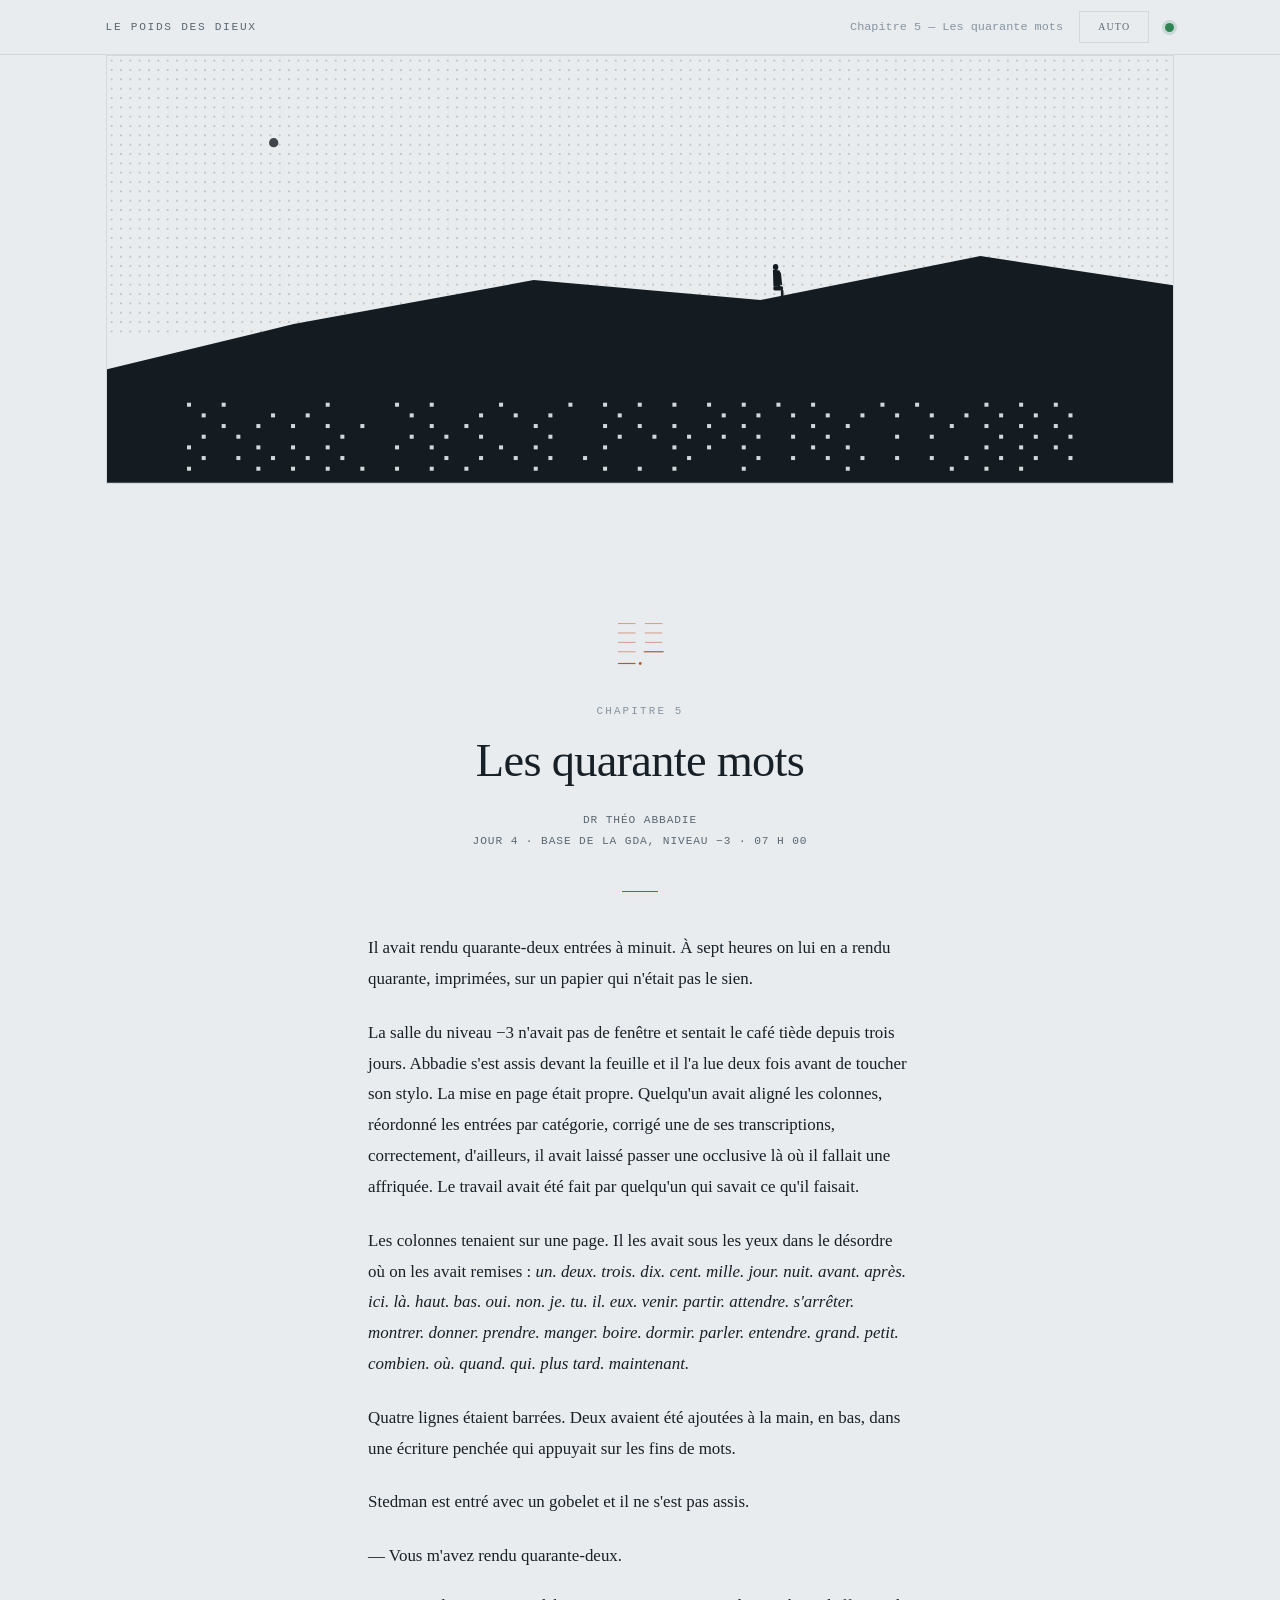
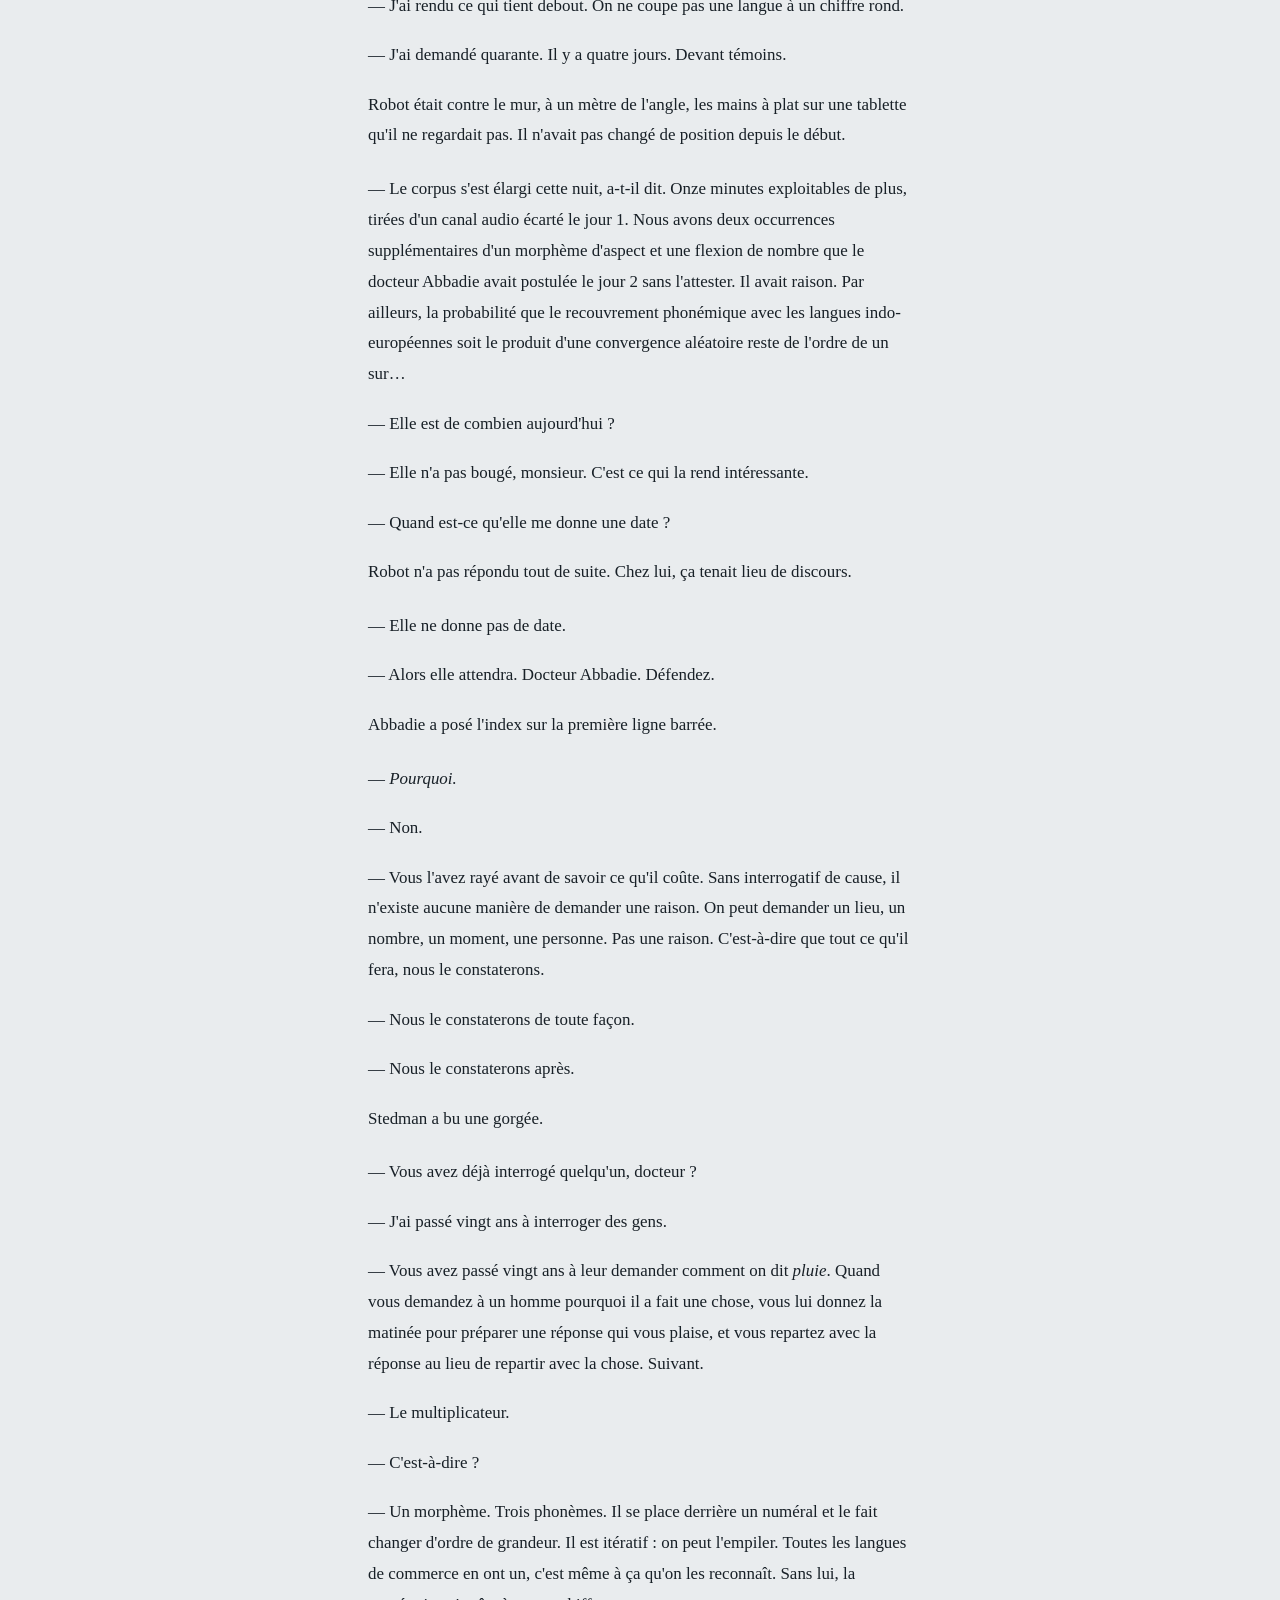
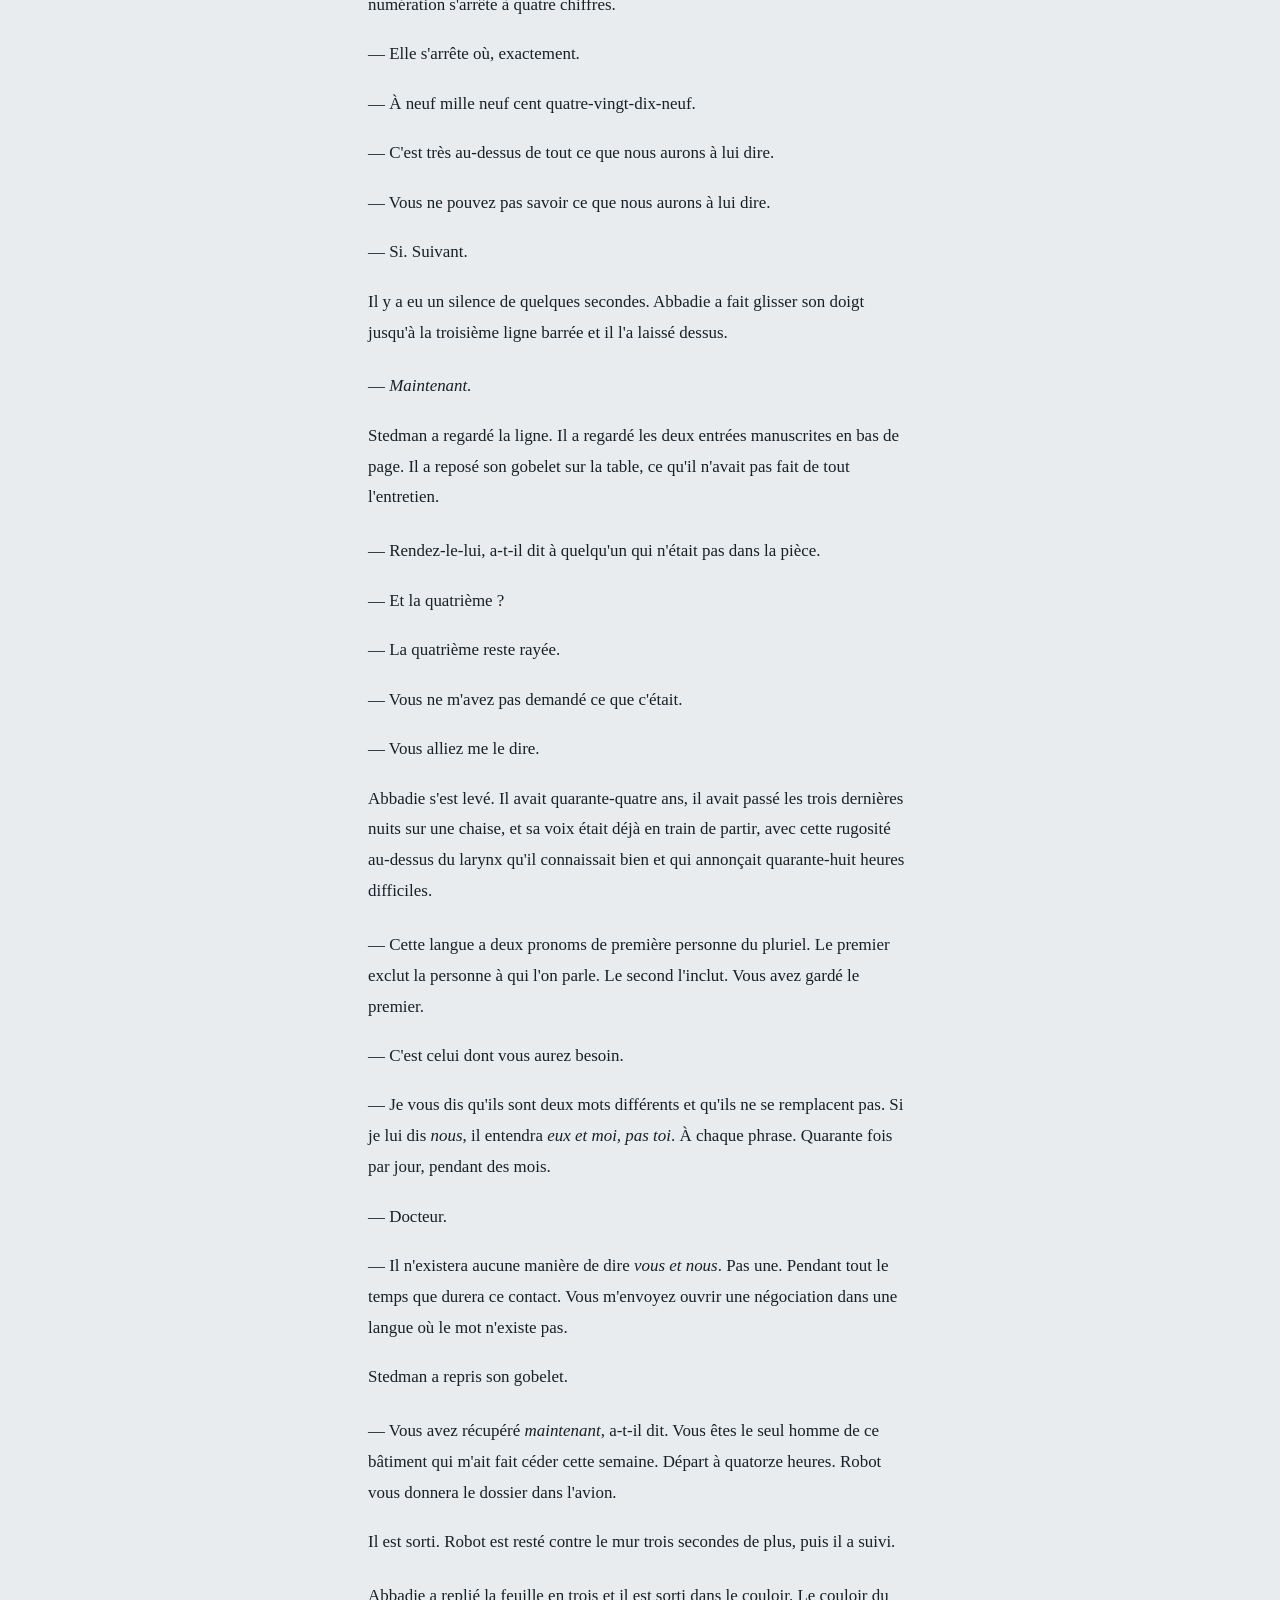
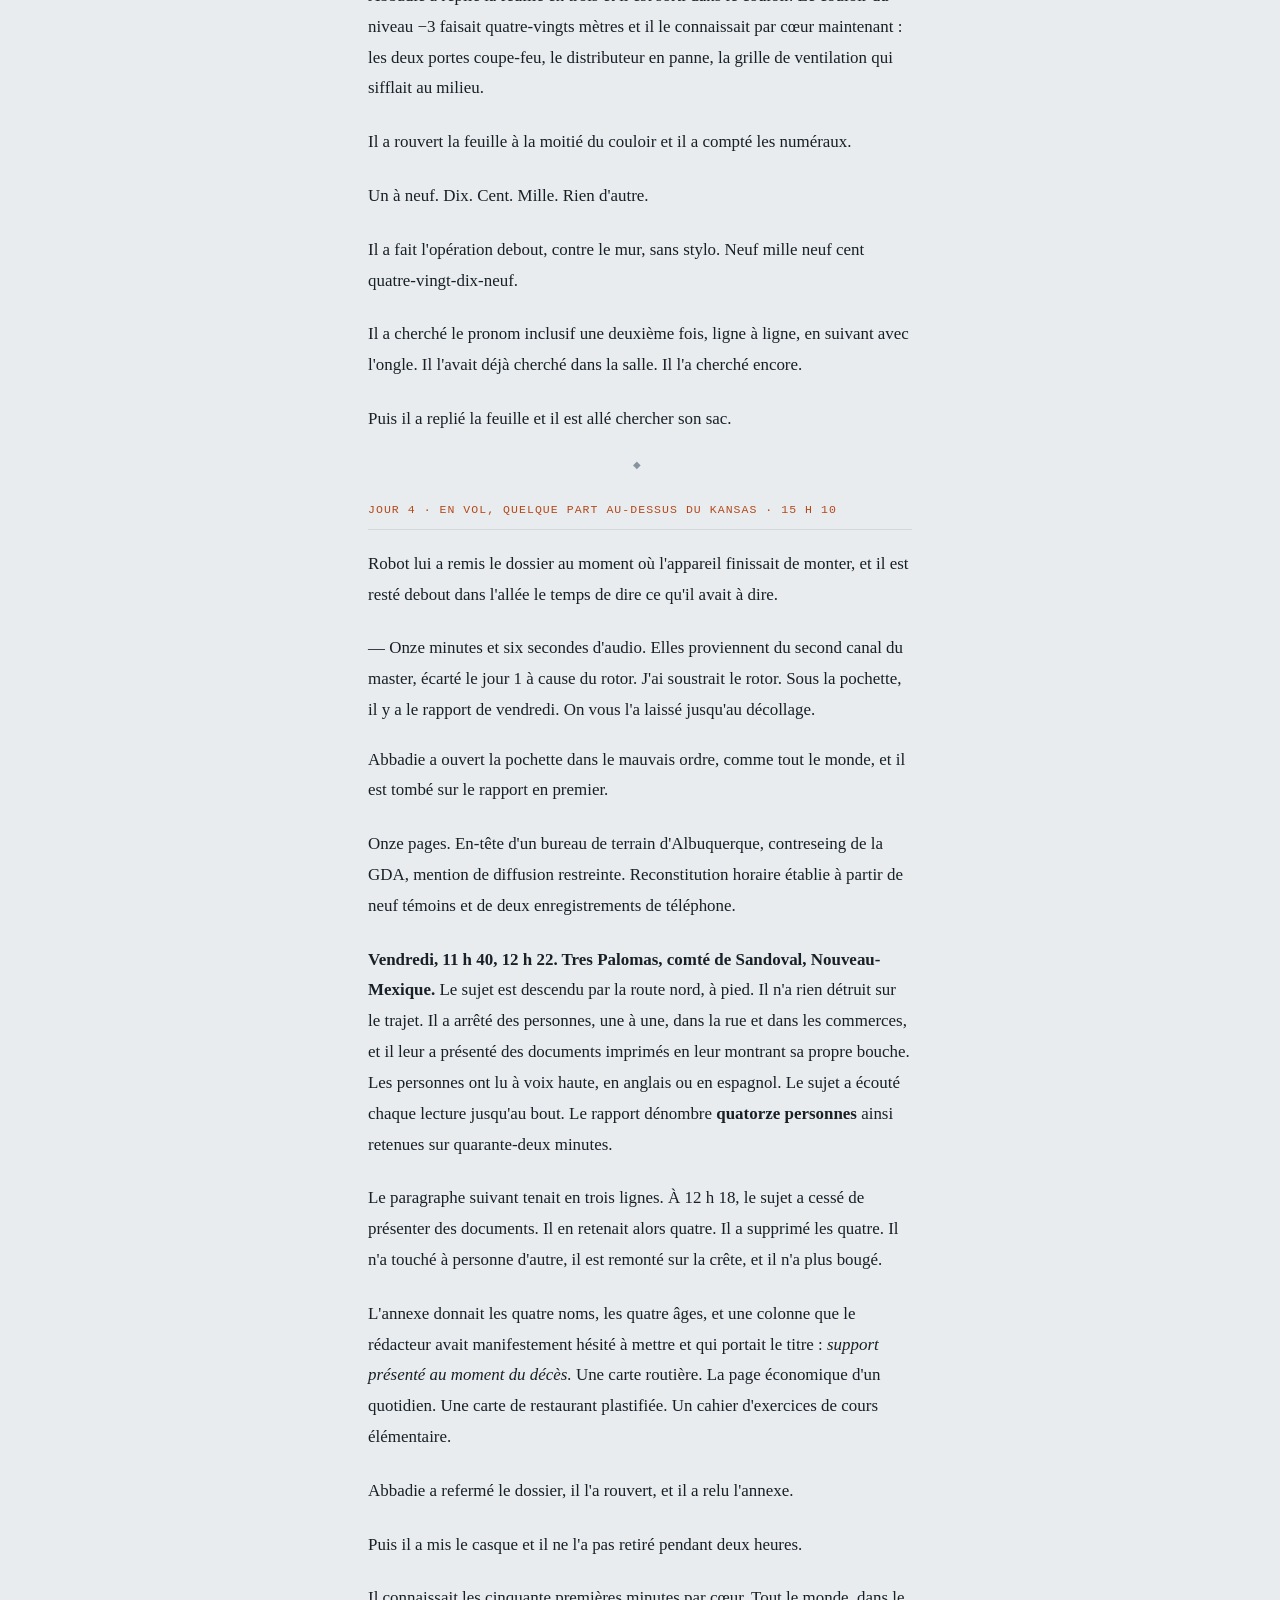
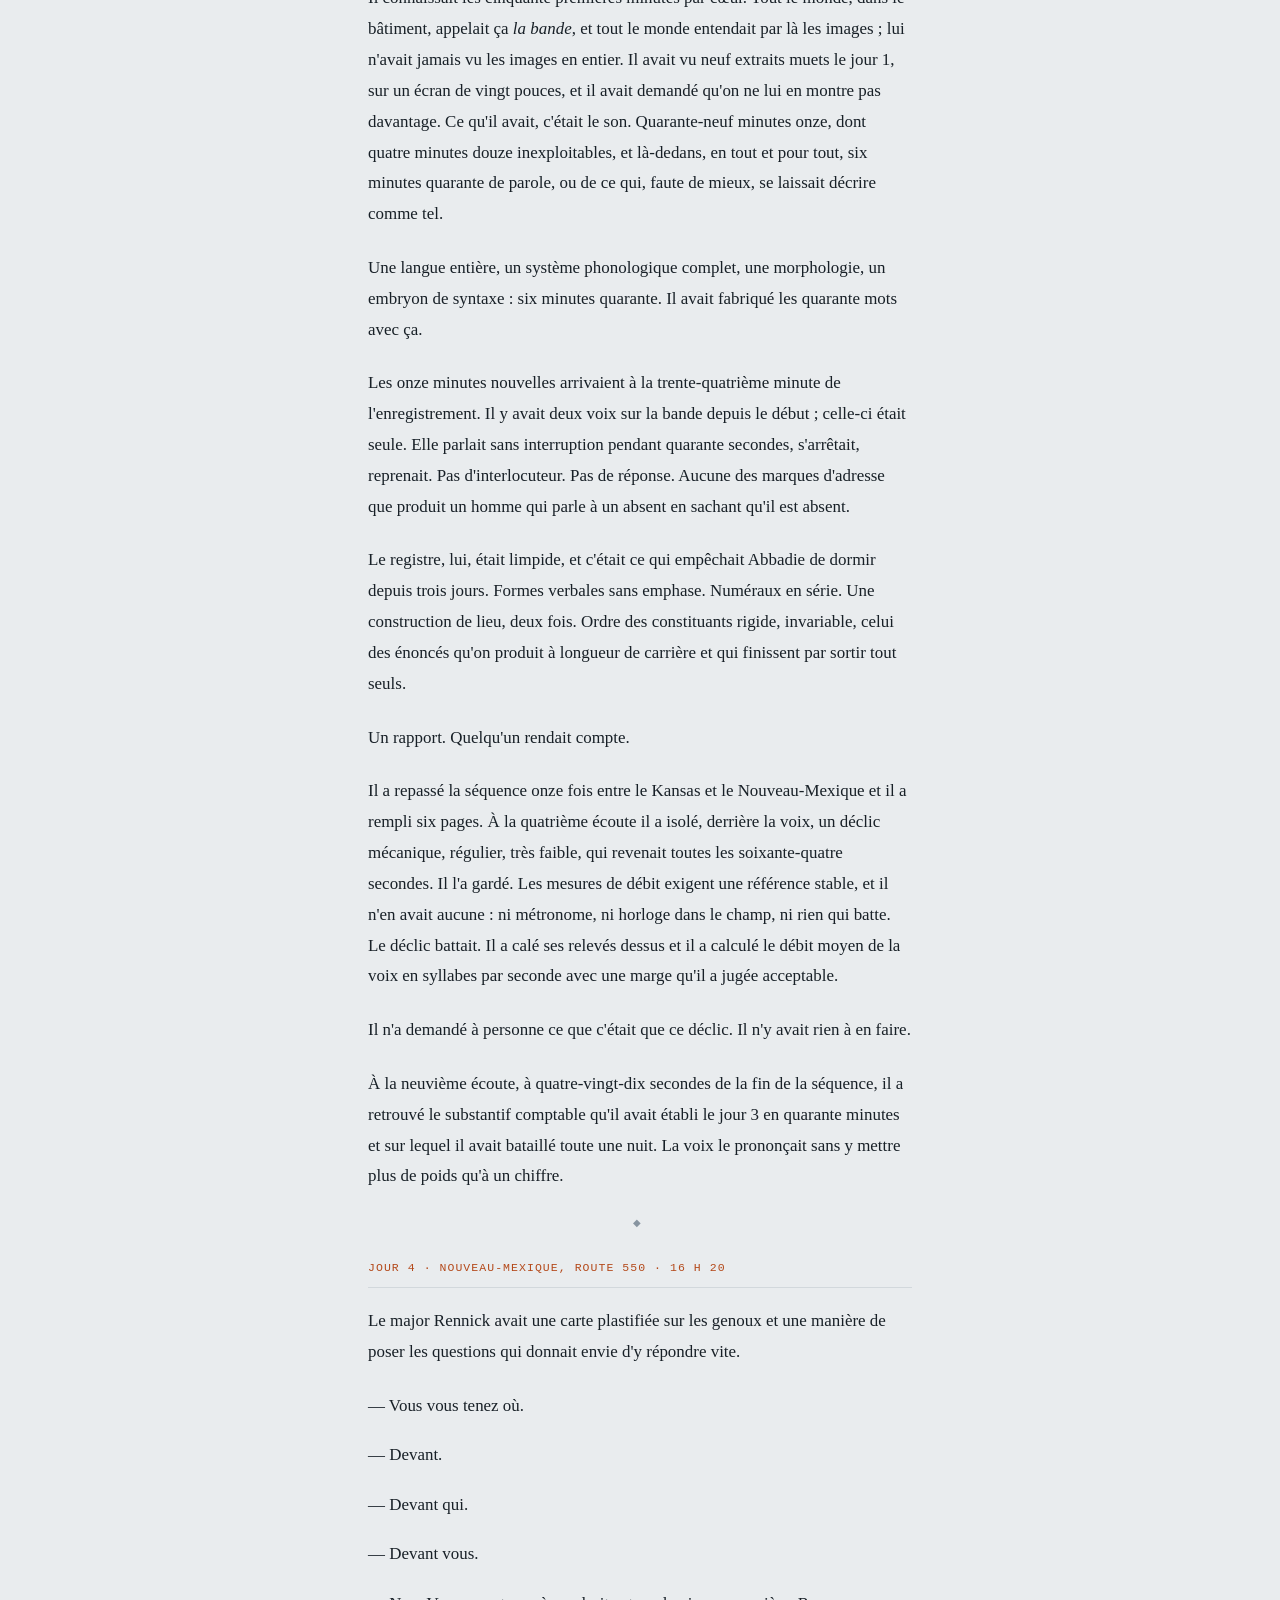
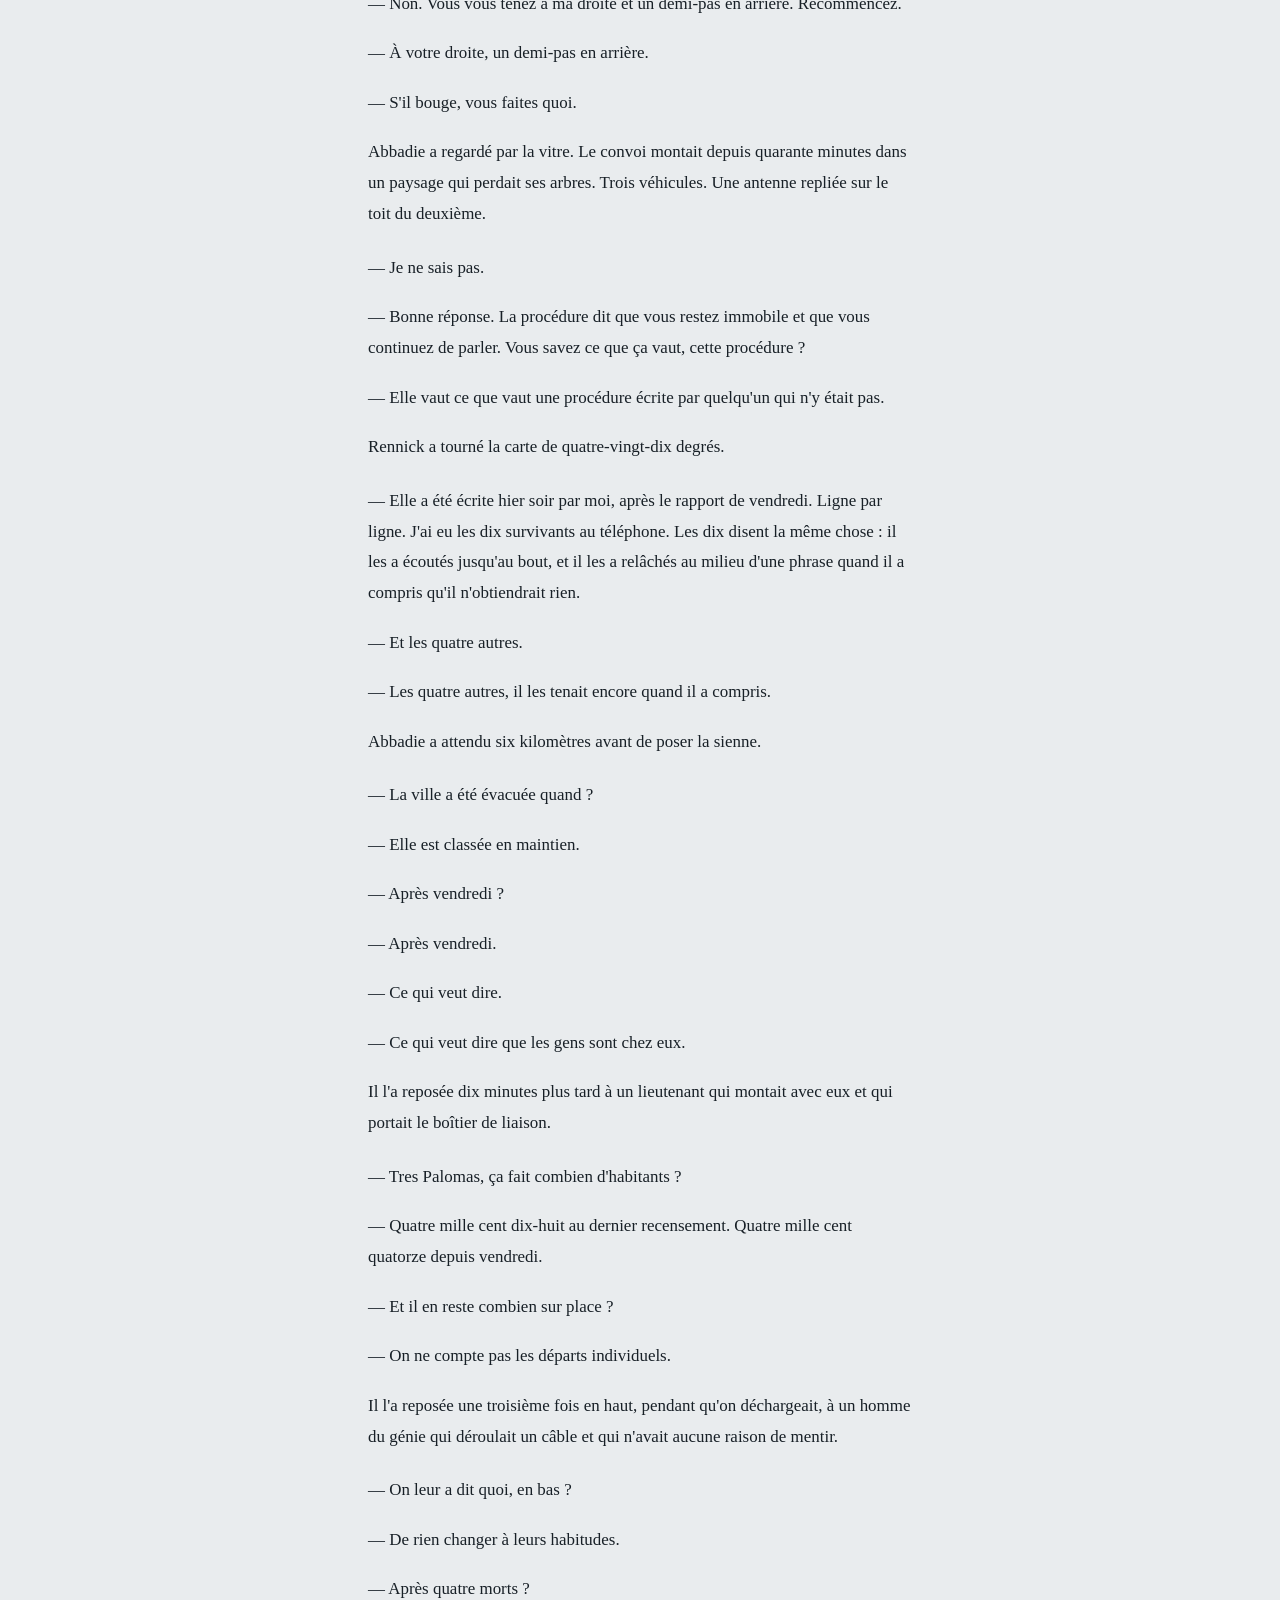
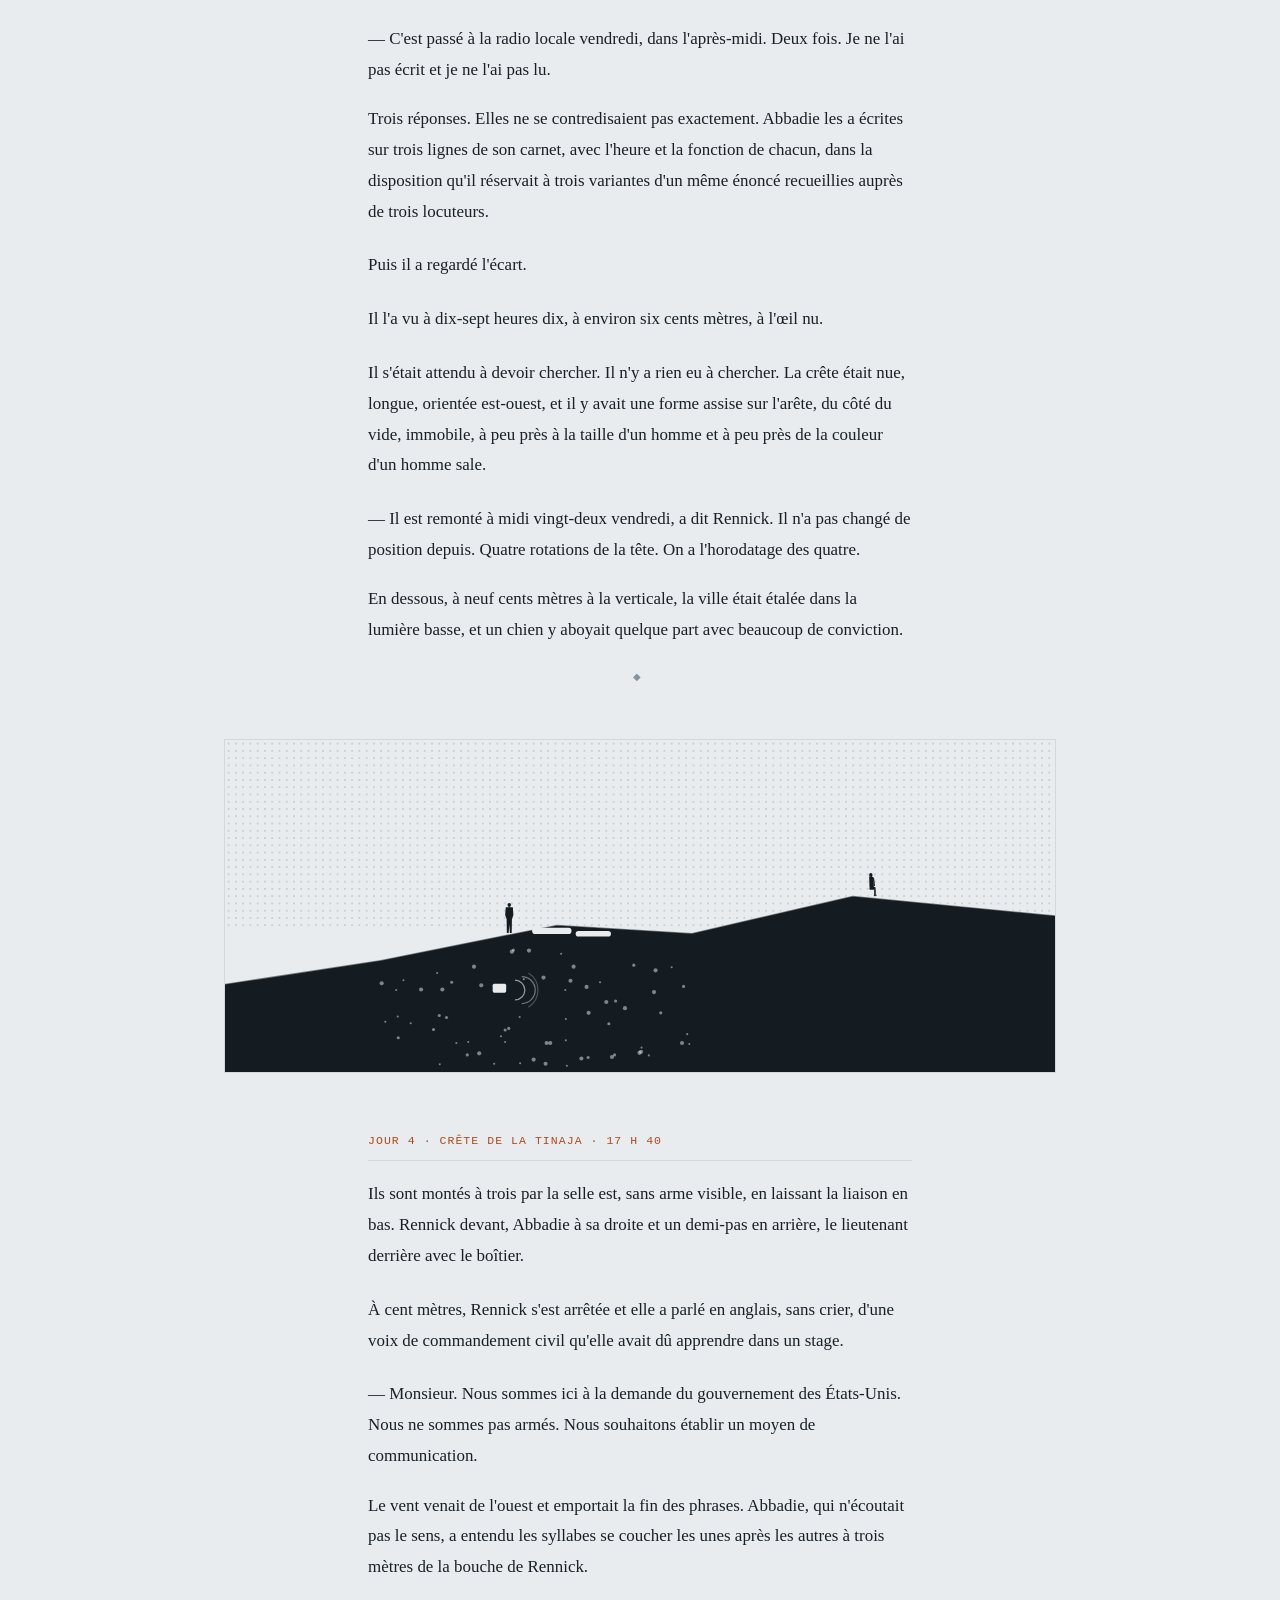
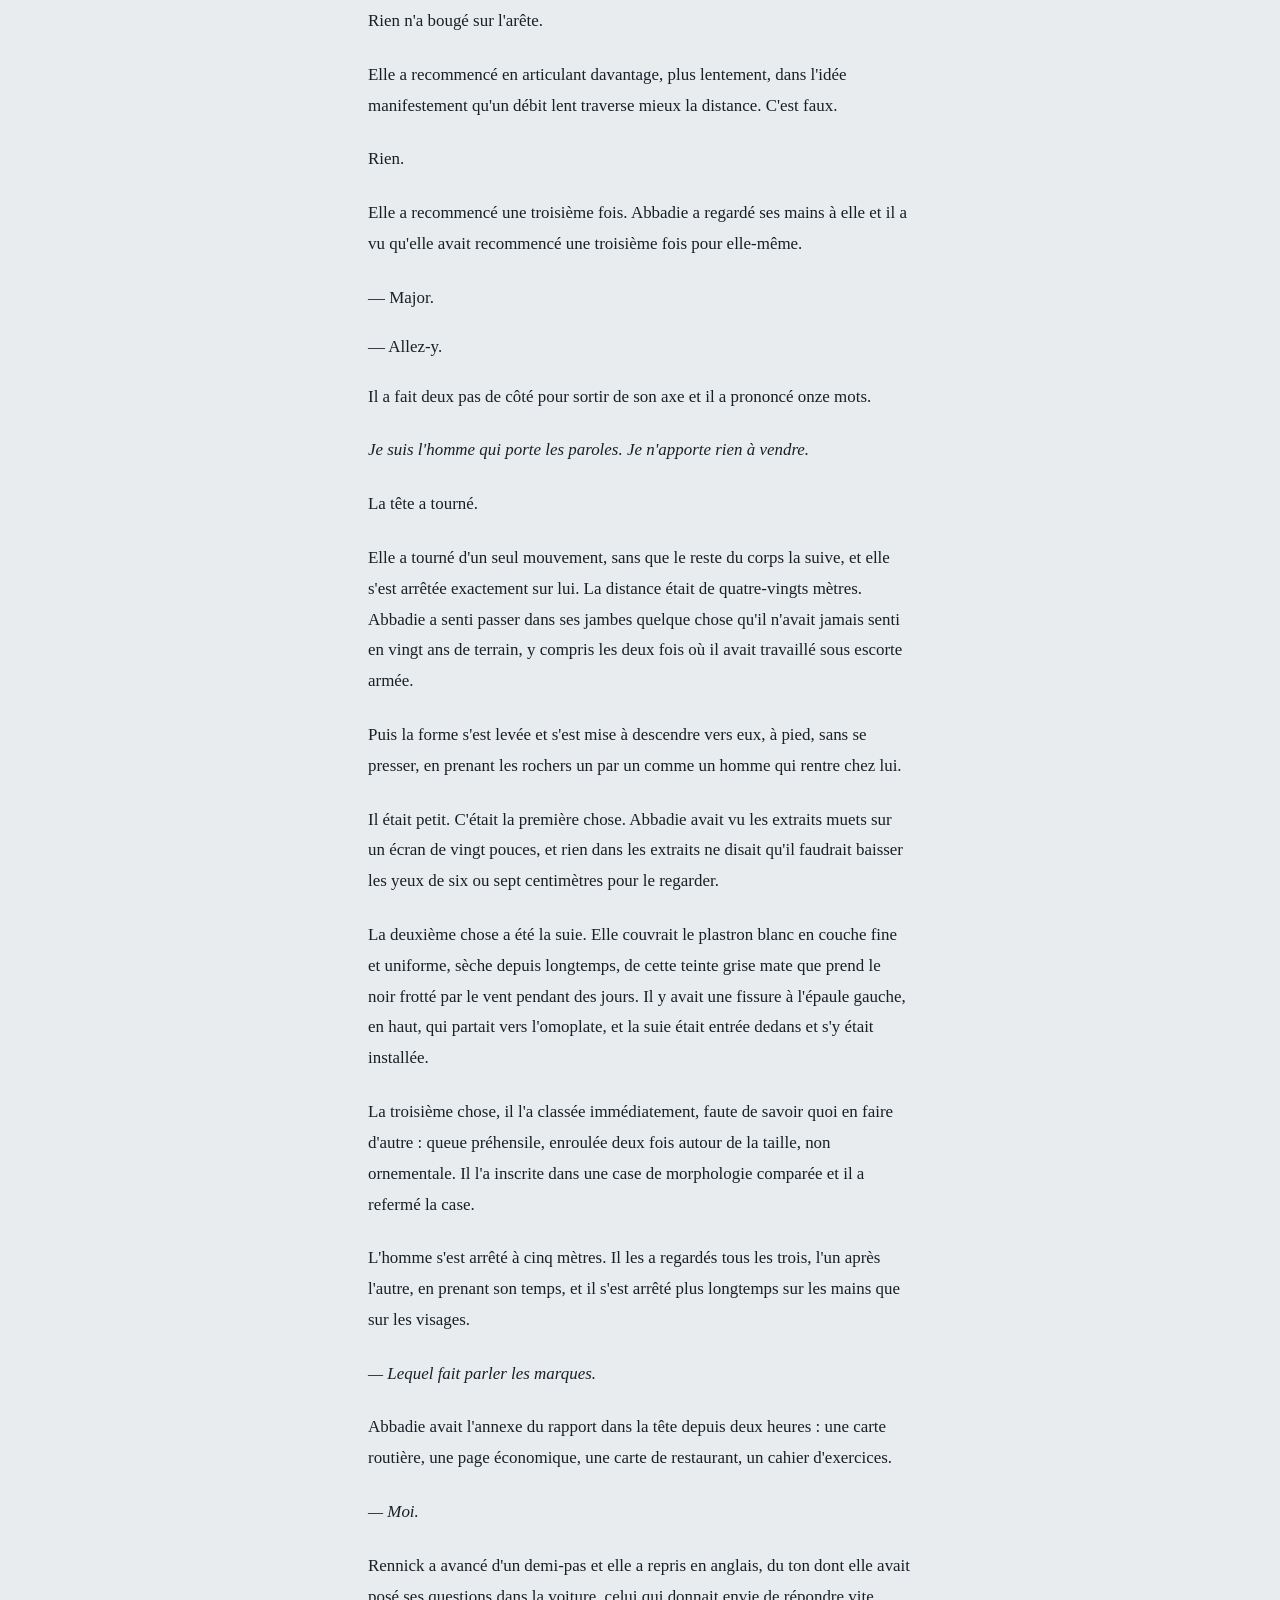
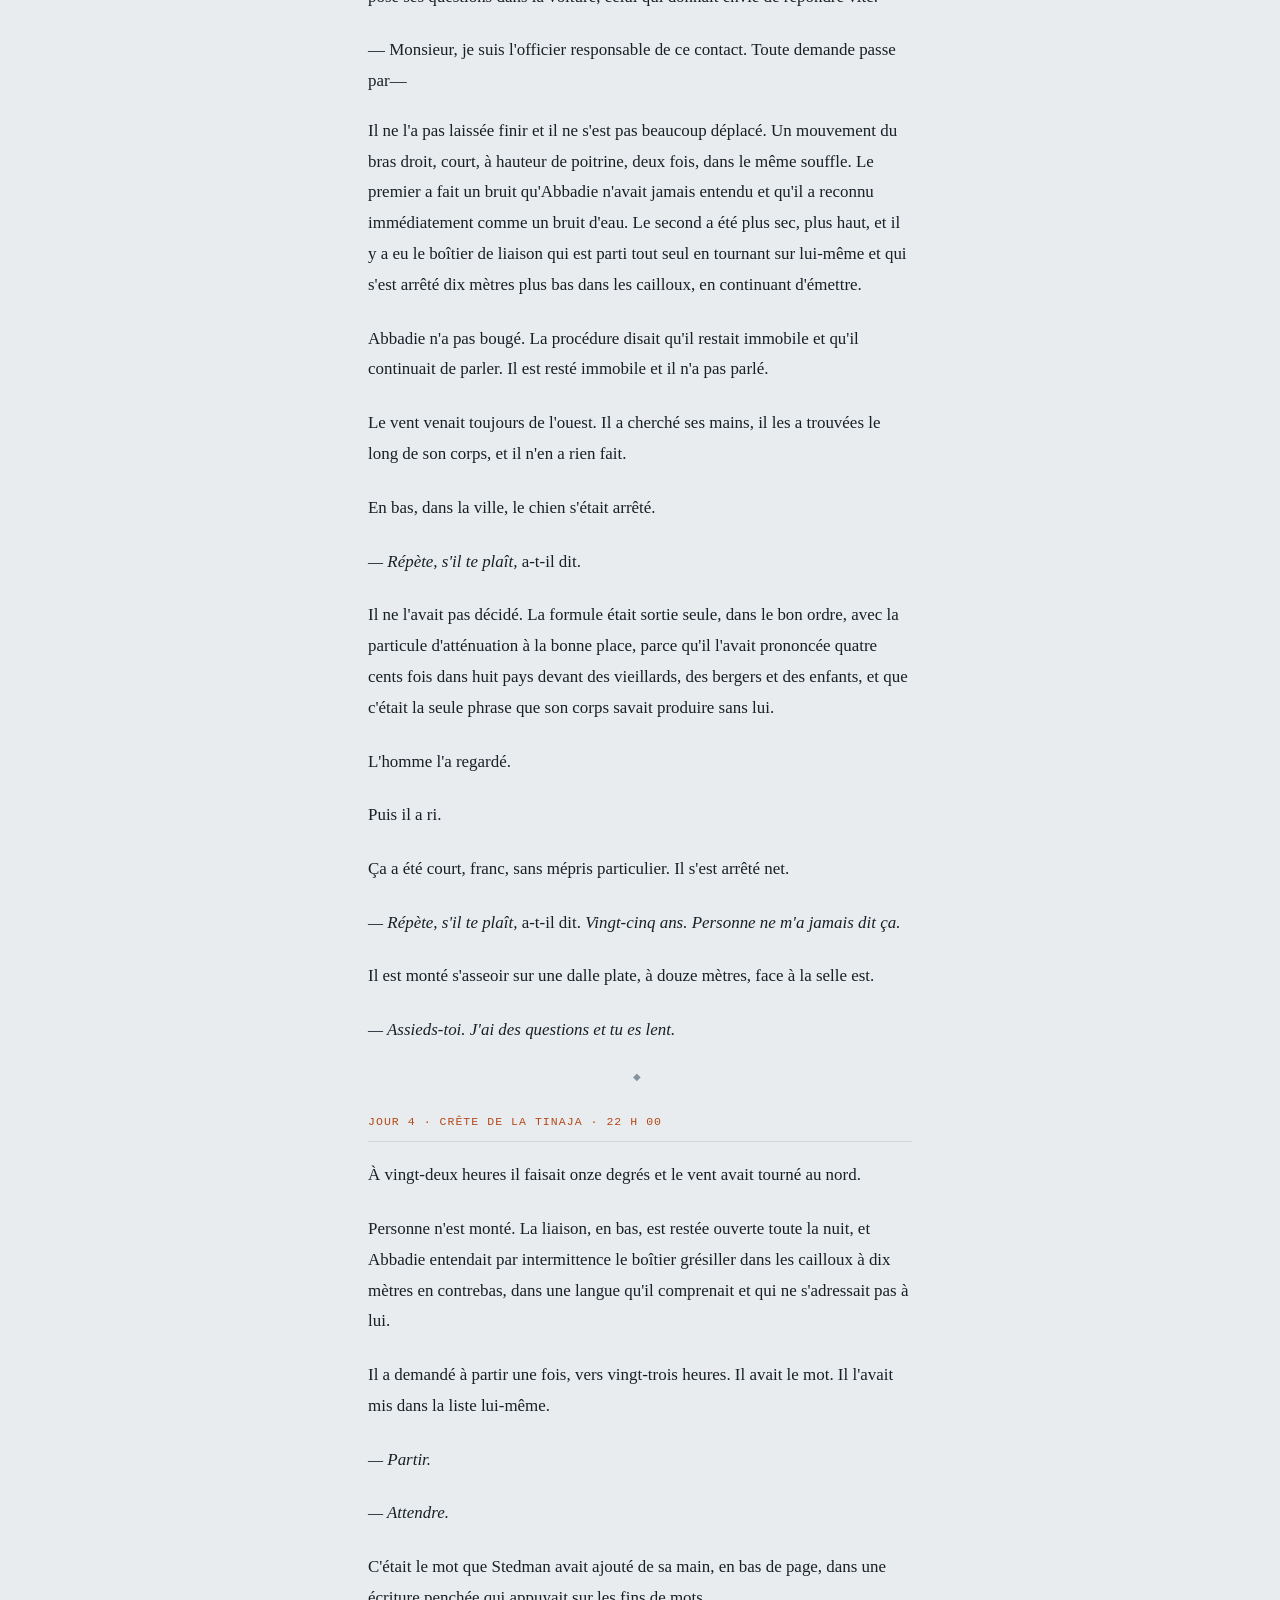
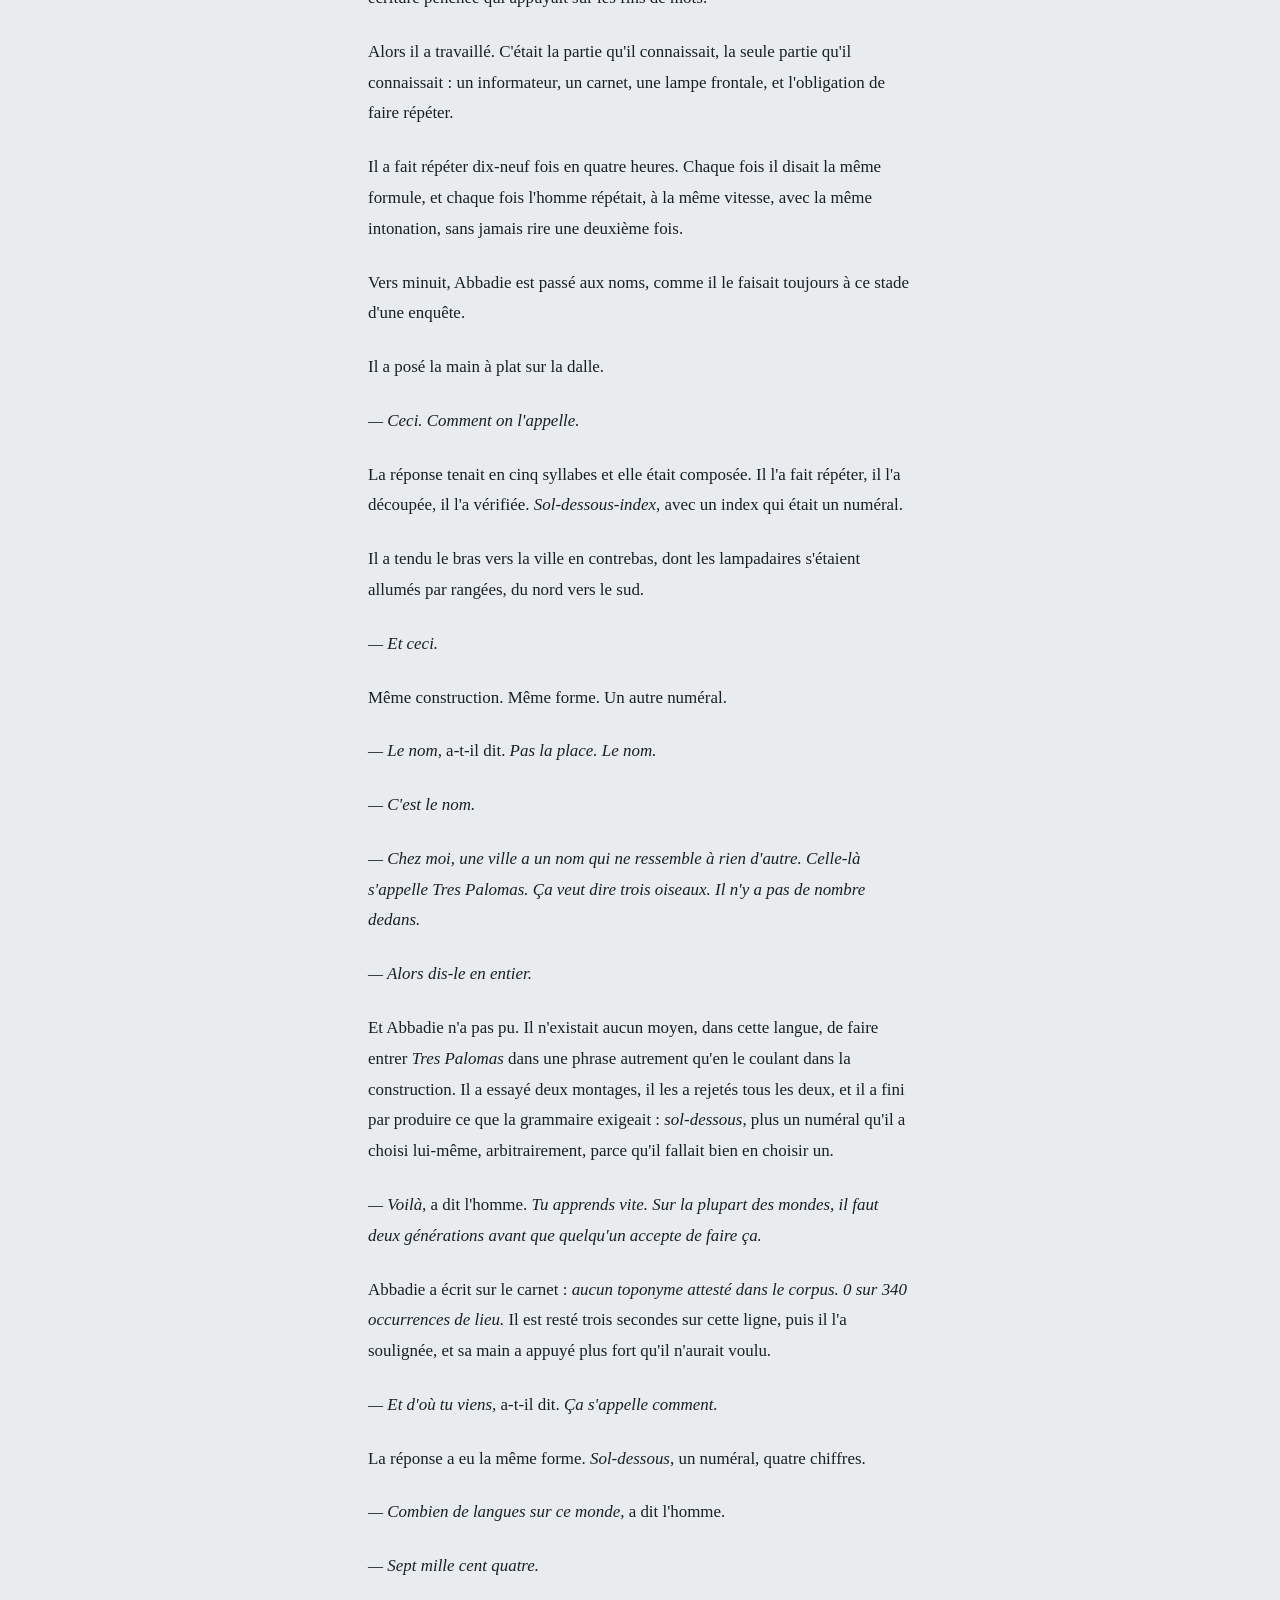
<file: docs/chapitres/05-les-quarante-mots.html>
<!doctype html>
<html lang="fr">
<head>
<meta charset="utf-8"/>
<meta name="viewport" content="width=device-width,initial-scale=1"/>
<title>Chapitre 5 — Les quarante mots | Le Poids des dieux</title>
<meta name="description" content="Il avait rendu quarante-deux entrées à minuit. À sept heures on lui en a rendu quarante, imprimées, sur un papier qui n&#x27;était pas le sien."/>
<link rel="canonical" href="https://saniadamou14.github.io/Confrontation/chapitres/05-les-quarante-mots.html"/>
<link rel="icon" type="image/svg+xml" href="../assets/favicon.svg"/>
<meta property="og:type" content="article"/>
<meta property="og:site_name" content="Le Poids des dieux"/>
<meta property="og:locale" content="fr_FR"/>
<meta property="og:title" content="Chapitre 5 — Les quarante mots | Le Poids des dieux"/>
<meta property="og:description" content="Il avait rendu quarante-deux entrées à minuit. À sept heures on lui en a rendu quarante, imprimées, sur un papier qui n&#x27;était pas le sien."/>
<meta property="og:url" content="https://saniadamou14.github.io/Confrontation/chapitres/05-les-quarante-mots.html"/>
<meta property="og:image" content="https://saniadamou14.github.io/Confrontation/assets/og.png"/>
<meta property="og:image:width" content="1200"/>
<meta property="og:image:height" content="630"/>
<meta name="twitter:card" content="summary_large_image"/>
<meta name="twitter:title" content="Chapitre 5 — Les quarante mots | Le Poids des dieux"/>
<meta name="twitter:description" content="Il avait rendu quarante-deux entrées à minuit. À sept heures on lui en a rendu quarante, imprimées, sur un papier qui n&#x27;était pas le sien."/>
<meta name="twitter:image" content="https://saniadamou14.github.io/Confrontation/assets/og.png"/>
<meta name="theme-color" content="#0E1418" media="(prefers-color-scheme:dark)"/>
<meta name="theme-color" content="#E9ECEE" media="(prefers-color-scheme:light)"/>
<script>try{var t=localStorage.getItem('pdd:theme');
if(t&&t!=='auto')document.documentElement.setAttribute('data-theme',t);}catch(e){}</script>
<link rel="stylesheet" href="../css/style.css"/>
</head>
<body>
<a class="evite" href="#contenu">Aller au contenu</a>
<div class="barre"><div class="enveloppe barre-i">
<a class="marque mono" href="../index.html">Le Poids des dieux</a>
<span class="barre-titre mono">Chapitre 5 — Les quarante mots</span>
<button class="theme mono" id="theme" type="button"
  aria-label="Changer de thème">Auto</button>
<span class="lampe" title="State &amp; Madison — cycle de 64 secondes"></span>
</div><div class="jauge" id="jauge"></div></div>
<main id="contenu"><div class="enveloppe">
<article data-chapitre="5" data-url="chapitres/05-les-quarante-mots.html" data-titre="Les quarante mots">
<div class="planche planche-chap"><svg xmlns="http://www.w3.org/2000/svg" viewBox="0 0 1600 640" preserveAspectRatio="xMidYMid slice" role="img"><defs><pattern id="t1" width="14" height="14" patternUnits="userSpaceOnUse"><circle cx="7" cy="7" r="1.1" fill="var(--pl-ink)"/></pattern><pattern id="t2" width="10" height="10" patternUnits="userSpaceOnUse"><circle cx="5" cy="5" r="1.5" fill="var(--pl-ink)"/></pattern><pattern id="t3" width="7" height="7" patternUnits="userSpaceOnUse"><circle cx="3.5" cy="3.5" r="1.8" fill="var(--pl-ink)"/></pattern><pattern id="hach" width="9" height="9" patternUnits="userSpaceOnUse" patternTransform="rotate(35)"><line x1="0" y1="0" x2="0" y2="9" stroke="var(--pl-ink)" stroke-width="1.6"/></pattern><linearGradient id="fondu" x1="0" y1="0" x2="0" y2="1"><stop offset="0" stop-color="var(--pl-ink)" stop-opacity="0"/><stop offset="1" stop-color="var(--pl-ink)" stop-opacity="1"/></linearGradient></defs><rect width="100%" height="100%" fill="var(--pl-paper)"/><rect x="0" y="0" width="1600" height="420" fill="url(#t1)" opacity="0.45"/><path d="M0 640 L0 470 L280 402 L640 336 L980 366 L1310 300 L1600 344 L1600 640 Z" fill="var(--pl-ink)"/><g fill="var(--pl-ink)"><ellipse cx="1002.76" cy="316.4" rx="4.10688" ry="4.464"/><rect x="1002.48" y="319.19" width="3.03552" height="2.48"/><path d="M998.73 320.43 L1008.96 321.67 L1010.08 346.47 L999.536 345.23 Z"/><path d="M1007.84 323.22 L1010.7 325.08 L1012.68 343.68 L1009.7 343.06 Z"/><rect x="999.35" y="345.23" width="14.57" height="6.51" rx="2.17"/><rect x="1010.7" y="351.12" width="3.844" height="14.88"/><rect x="1009.7" y="364.14" width="7.13" height="1.984" rx="0.744"/></g><g opacity=".9"><rect x="120" y="520" width="6" height="6" fill="var(--pl-paper)"/><rect x="172" y="520" width="6" height="6" fill="var(--pl-paper)"/><rect x="328" y="520" width="6" height="6" fill="var(--pl-paper)"/><rect x="432" y="520" width="6" height="6" fill="var(--pl-paper)"/><rect x="484" y="520" width="6" height="6" fill="var(--pl-paper)"/><rect x="588" y="520" width="6" height="6" fill="var(--pl-paper)"/><rect x="692" y="520" width="6" height="6" fill="var(--pl-paper)"/><rect x="744" y="520" width="6" height="6" fill="var(--pl-paper)"/><rect x="796" y="520" width="6" height="6" fill="var(--pl-paper)"/><rect x="848" y="520" width="6" height="6" fill="var(--pl-paper)"/><rect x="900" y="520" width="6" height="6" fill="var(--pl-paper)"/><rect x="952" y="520" width="6" height="6" fill="var(--pl-paper)"/><rect x="1004" y="520" width="6" height="6" fill="var(--pl-paper)"/><rect x="1056" y="520" width="6" height="6" fill="var(--pl-paper)"/><rect x="1160" y="520" width="6" height="6" fill="var(--pl-paper)"/><rect x="1212" y="520" width="6" height="6" fill="var(--pl-paper)"/><rect x="1316" y="520" width="6" height="6" fill="var(--pl-paper)"/><rect x="1368" y="520" width="6" height="6" fill="var(--pl-paper)"/><rect x="1420" y="520" width="6" height="6" fill="var(--pl-paper)"/><rect x="142" y="536" width="6" height="6" fill="var(--pl-paper)"/><rect x="246" y="536" width="6" height="6" fill="var(--pl-paper)"/><rect x="298" y="536" width="6" height="6" fill="var(--pl-paper)"/><rect x="454" y="536" width="6" height="6" fill="var(--pl-paper)"/><rect x="558" y="536" width="6" height="6" fill="var(--pl-paper)"/><rect x="610" y="536" width="6" height="6" fill="var(--pl-paper)"/><rect x="662" y="536" width="6" height="6" fill="var(--pl-paper)"/><rect x="766" y="536" width="6" height="6" fill="var(--pl-paper)"/><rect x="922" y="536" width="6" height="6" fill="var(--pl-paper)"/><rect x="974" y="536" width="6" height="6" fill="var(--pl-paper)"/><rect x="1026" y="536" width="6" height="6" fill="var(--pl-paper)"/><rect x="1078" y="536" width="6" height="6" fill="var(--pl-paper)"/><rect x="1130" y="536" width="6" height="6" fill="var(--pl-paper)"/><rect x="1182" y="536" width="6" height="6" fill="var(--pl-paper)"/><rect x="1234" y="536" width="6" height="6" fill="var(--pl-paper)"/><rect x="1286" y="536" width="6" height="6" fill="var(--pl-paper)"/><rect x="1338" y="536" width="6" height="6" fill="var(--pl-paper)"/><rect x="1390" y="536" width="6" height="6" fill="var(--pl-paper)"/><rect x="1442" y="536" width="6" height="6" fill="var(--pl-paper)"/><rect x="172" y="552" width="6" height="6" fill="var(--pl-paper)"/><rect x="224" y="552" width="6" height="6" fill="var(--pl-paper)"/><rect x="276" y="552" width="6" height="6" fill="var(--pl-paper)"/><rect x="328" y="552" width="6" height="6" fill="var(--pl-paper)"/><rect x="380" y="552" width="6" height="6" fill="var(--pl-paper)"/><rect x="484" y="552" width="6" height="6" fill="var(--pl-paper)"/><rect x="536" y="552" width="6" height="6" fill="var(--pl-paper)"/><rect x="640" y="552" width="6" height="6" fill="var(--pl-paper)"/><rect x="744" y="552" width="6" height="6" fill="var(--pl-paper)"/><rect x="796" y="552" width="6" height="6" fill="var(--pl-paper)"/><rect x="848" y="552" width="6" height="6" fill="var(--pl-paper)"/><rect x="900" y="552" width="6" height="6" fill="var(--pl-paper)"/><rect x="952" y="552" width="6" height="6" fill="var(--pl-paper)"/><rect x="1056" y="552" width="6" height="6" fill="var(--pl-paper)"/><rect x="1108" y="552" width="6" height="6" fill="var(--pl-paper)"/><rect x="1264" y="552" width="6" height="6" fill="var(--pl-paper)"/><rect x="1316" y="552" width="6" height="6" fill="var(--pl-paper)"/><rect x="1368" y="552" width="6" height="6" fill="var(--pl-paper)"/><rect x="1420" y="552" width="6" height="6" fill="var(--pl-paper)"/><rect x="142" y="568" width="6" height="6" fill="var(--pl-paper)"/><rect x="194" y="568" width="6" height="6" fill="var(--pl-paper)"/><rect x="350" y="568" width="6" height="6" fill="var(--pl-paper)"/><rect x="454" y="568" width="6" height="6" fill="var(--pl-paper)"/><rect x="506" y="568" width="6" height="6" fill="var(--pl-paper)"/><rect x="558" y="568" width="6" height="6" fill="var(--pl-paper)"/><rect x="662" y="568" width="6" height="6" fill="var(--pl-paper)"/><rect x="766" y="568" width="6" height="6" fill="var(--pl-paper)"/><rect x="818" y="568" width="6" height="6" fill="var(--pl-paper)"/><rect x="870" y="568" width="6" height="6" fill="var(--pl-paper)"/><rect x="922" y="568" width="6" height="6" fill="var(--pl-paper)"/><rect x="974" y="568" width="6" height="6" fill="var(--pl-paper)"/><rect x="1026" y="568" width="6" height="6" fill="var(--pl-paper)"/><rect x="1078" y="568" width="6" height="6" fill="var(--pl-paper)"/><rect x="1182" y="568" width="6" height="6" fill="var(--pl-paper)"/><rect x="1234" y="568" width="6" height="6" fill="var(--pl-paper)"/><rect x="1338" y="568" width="6" height="6" fill="var(--pl-paper)"/><rect x="1390" y="568" width="6" height="6" fill="var(--pl-paper)"/><rect x="1442" y="568" width="6" height="6" fill="var(--pl-paper)"/><rect x="120" y="584" width="6" height="6" fill="var(--pl-paper)"/><rect x="224" y="584" width="6" height="6" fill="var(--pl-paper)"/><rect x="276" y="584" width="6" height="6" fill="var(--pl-paper)"/><rect x="328" y="584" width="6" height="6" fill="var(--pl-paper)"/><rect x="432" y="584" width="6" height="6" fill="var(--pl-paper)"/><rect x="484" y="584" width="6" height="6" fill="var(--pl-paper)"/><rect x="588" y="584" width="6" height="6" fill="var(--pl-paper)"/><rect x="640" y="584" width="6" height="6" fill="var(--pl-paper)"/><rect x="744" y="584" width="6" height="6" fill="var(--pl-paper)"/><rect x="848" y="584" width="6" height="6" fill="var(--pl-paper)"/><rect x="900" y="584" width="6" height="6" fill="var(--pl-paper)"/><rect x="952" y="584" width="6" height="6" fill="var(--pl-paper)"/><rect x="1056" y="584" width="6" height="6" fill="var(--pl-paper)"/><rect x="1108" y="584" width="6" height="6" fill="var(--pl-paper)"/><rect x="1316" y="584" width="6" height="6" fill="var(--pl-paper)"/><rect x="1368" y="584" width="6" height="6" fill="var(--pl-paper)"/><rect x="1420" y="584" width="6" height="6" fill="var(--pl-paper)"/><rect x="142" y="600" width="6" height="6" fill="var(--pl-paper)"/><rect x="194" y="600" width="6" height="6" fill="var(--pl-paper)"/><rect x="246" y="600" width="6" height="6" fill="var(--pl-paper)"/><rect x="298" y="600" width="6" height="6" fill="var(--pl-paper)"/><rect x="350" y="600" width="6" height="6" fill="var(--pl-paper)"/><rect x="506" y="600" width="6" height="6" fill="var(--pl-paper)"/><rect x="558" y="600" width="6" height="6" fill="var(--pl-paper)"/><rect x="610" y="600" width="6" height="6" fill="var(--pl-paper)"/><rect x="662" y="600" width="6" height="6" fill="var(--pl-paper)"/><rect x="714" y="600" width="6" height="6" fill="var(--pl-paper)"/><rect x="870" y="600" width="6" height="6" fill="var(--pl-paper)"/><rect x="974" y="600" width="6" height="6" fill="var(--pl-paper)"/><rect x="1026" y="600" width="6" height="6" fill="var(--pl-paper)"/><rect x="1078" y="600" width="6" height="6" fill="var(--pl-paper)"/><rect x="1130" y="600" width="6" height="6" fill="var(--pl-paper)"/><rect x="1182" y="600" width="6" height="6" fill="var(--pl-paper)"/><rect x="1234" y="600" width="6" height="6" fill="var(--pl-paper)"/><rect x="1286" y="600" width="6" height="6" fill="var(--pl-paper)"/><rect x="1338" y="600" width="6" height="6" fill="var(--pl-paper)"/><rect x="1390" y="600" width="6" height="6" fill="var(--pl-paper)"/><rect x="1442" y="600" width="6" height="6" fill="var(--pl-paper)"/><rect x="120" y="616" width="6" height="6" fill="var(--pl-paper)"/><rect x="224" y="616" width="6" height="6" fill="var(--pl-paper)"/><rect x="276" y="616" width="6" height="6" fill="var(--pl-paper)"/><rect x="328" y="616" width="6" height="6" fill="var(--pl-paper)"/><rect x="380" y="616" width="6" height="6" fill="var(--pl-paper)"/><rect x="432" y="616" width="6" height="6" fill="var(--pl-paper)"/><rect x="484" y="616" width="6" height="6" fill="var(--pl-paper)"/><rect x="536" y="616" width="6" height="6" fill="var(--pl-paper)"/><rect x="640" y="616" width="6" height="6" fill="var(--pl-paper)"/><rect x="744" y="616" width="6" height="6" fill="var(--pl-paper)"/><rect x="796" y="616" width="6" height="6" fill="var(--pl-paper)"/><rect x="848" y="616" width="6" height="6" fill="var(--pl-paper)"/><rect x="952" y="616" width="6" height="6" fill="var(--pl-paper)"/><rect x="1108" y="616" width="6" height="6" fill="var(--pl-paper)"/><rect x="1264" y="616" width="6" height="6" fill="var(--pl-paper)"/><rect x="1316" y="616" width="6" height="6" fill="var(--pl-paper)"/><rect x="1368" y="616" width="6" height="6" fill="var(--pl-paper)"/></g><circle cx="250" cy="130" r="7" fill="var(--pl-ink)" opacity=".8"/></svg></div>
<div class="colonne">
<header class="chap-tete">
<div class="embleme"><svg viewBox="0 0 120 120" fill="none" stroke="currentColor" stroke-width="1.3" aria-hidden="true">
<g opacity=".7">
<line x1="22" y1="30" x2="52" y2="30"/><line x1="68" y1="30" x2="98" y2="30"/>
<line x1="22" y1="46" x2="52" y2="46"/><line x1="68" y1="46" x2="98" y2="46"/>
<line x1="22" y1="62" x2="52" y2="62"/><line x1="68" y1="62" x2="98" y2="62"/>
<line x1="22" y1="78" x2="52" y2="78"/></g>
<g><line x1="68" y1="78" x2="98" y2="78" opacity=".25"/><line x1="66" y1="78" x2="100" y2="78" stroke-width="2"/></g>
<line x1="22" y1="98" x2="52" y2="98" stroke-width="2"/><circle cx="60" cy="98" r="2.5" fill="currentColor" stroke="none"/></svg></div>
<p class="num mono">Chapitre 5</p>
<h1>Les quarante mots</h1>
<p class="sit mono">Dr Théo Abbadie<br/>Jour 4 · Base de la GDA, niveau −3 · 07 h 00</p>
<div class="filet"></div>
</header>
<div class="prose"><p>Il avait rendu quarante-deux entrées à minuit. À sept heures on lui en a rendu quarante, imprimées, sur un papier qui n'était pas le sien.</p>
<p>La salle du niveau −3 n'avait pas de fenêtre et sentait le café tiède depuis trois jours. Abbadie s'est assis devant la feuille et il l'a lue deux fois avant de toucher son stylo. La mise en page était propre. Quelqu'un avait aligné les colonnes, réordonné les entrées par catégorie, corrigé une de ses transcriptions, correctement, d'ailleurs, il avait laissé passer une occlusive là où il fallait une affriquée. Le travail avait été fait par quelqu'un qui savait ce qu'il faisait.</p>
<p>Les colonnes tenaient sur une page. Il les avait sous les yeux dans le désordre où on les avait remises : <em>un. deux. trois. dix. cent. mille. jour. nuit. avant. après. ici. là. haut. bas. oui. non. je. tu. il. eux. venir. partir. attendre. s'arrêter. montrer. donner. prendre. manger. boire. dormir. parler. entendre. grand. petit. combien. où. quand. qui. plus tard. maintenant.</em></p>
<p>Quatre lignes étaient barrées. Deux avaient été ajoutées à la main, en bas, dans une écriture penchée qui appuyait sur les fins de mots.</p>
<p>Stedman est entré avec un gobelet et il ne s'est pas assis.</p>
<p class="replique">— Vous m'avez rendu quarante-deux.</p>
<p class="replique">— J'ai rendu ce qui tient debout. On ne coupe pas une langue à un chiffre rond.</p>
<p class="replique">— J'ai demandé quarante. Il y a quatre jours. Devant témoins.</p>
<p>Robot était contre le mur, à un mètre de l'angle, les mains à plat sur une tablette qu'il ne regardait pas. Il n'avait pas changé de position depuis le début.</p>
<p class="replique">— Le corpus s'est élargi cette nuit, a-t-il dit. Onze minutes exploitables de plus, tirées d'un canal audio écarté le jour 1. Nous avons deux occurrences supplémentaires d'un morphème d'aspect et une flexion de nombre que le docteur Abbadie avait postulée le jour 2 sans l'attester. Il avait raison. Par ailleurs, la probabilité que le recouvrement phonémique avec les langues indo-européennes soit le produit d'une convergence aléatoire reste de l'ordre de un sur…</p>
<p class="replique">— Elle est de combien aujourd'hui ?</p>
<p class="replique">— Elle n'a pas bougé, monsieur. C'est ce qui la rend intéressante.</p>
<p class="replique">— Quand est-ce qu'elle me donne une date ?</p>
<p>Robot n'a pas répondu tout de suite. Chez lui, ça tenait lieu de discours.</p>
<p class="replique">— Elle ne donne pas de date.</p>
<p class="replique">— Alors elle attendra. Docteur Abbadie. Défendez.</p>
<p>Abbadie a posé l'index sur la première ligne barrée.</p>
<p class="replique">— <em>Pourquoi.</em></p>
<p class="replique">— Non.</p>
<p class="replique">— Vous l'avez rayé avant de savoir ce qu'il coûte. Sans interrogatif de cause, il n'existe aucune manière de demander une raison. On peut demander un lieu, un nombre, un moment, une personne. Pas une raison. C'est-à-dire que tout ce qu'il fera, nous le constaterons.</p>
<p class="replique">— Nous le constaterons de toute façon.</p>
<p class="replique">— Nous le constaterons après.</p>
<p>Stedman a bu une gorgée.</p>
<p class="replique">— Vous avez déjà interrogé quelqu'un, docteur ?</p>
<p class="replique">— J'ai passé vingt ans à interroger des gens.</p>
<p class="replique">— Vous avez passé vingt ans à leur demander comment on dit <em>pluie</em>. Quand vous demandez à un homme pourquoi il a fait une chose, vous lui donnez la matinée pour préparer une réponse qui vous plaise, et vous repartez avec la réponse au lieu de repartir avec la chose. Suivant.</p>
<p class="replique">— Le multiplicateur.</p>
<p class="replique">— C'est-à-dire ?</p>
<p class="replique">— Un morphème. Trois phonèmes. Il se place derrière un numéral et le fait changer d'ordre de grandeur. Il est itératif : on peut l'empiler. Toutes les langues de commerce en ont un, c'est même à ça qu'on les reconnaît. Sans lui, la numération s'arrête à quatre chiffres.</p>
<p class="replique">— Elle s'arrête où, exactement.</p>
<p class="replique">— À neuf mille neuf cent quatre-vingt-dix-neuf.</p>
<p class="replique">— C'est très au-dessus de tout ce que nous aurons à lui dire.</p>
<p class="replique">— Vous ne pouvez pas savoir ce que nous aurons à lui dire.</p>
<p class="replique">— Si. Suivant.</p>
<p>Il y a eu un silence de quelques secondes. Abbadie a fait glisser son doigt jusqu'à la troisième ligne barrée et il l'a laissé dessus.</p>
<p class="replique">— <em>Maintenant.</em></p>
<p>Stedman a regardé la ligne. Il a regardé les deux entrées manuscrites en bas de page. Il a reposé son gobelet sur la table, ce qu'il n'avait pas fait de tout l'entretien.</p>
<p class="replique">— Rendez-le-lui, a-t-il dit à quelqu'un qui n'était pas dans la pièce.</p>
<p class="replique">— Et la quatrième ?</p>
<p class="replique">— La quatrième reste rayée.</p>
<p class="replique">— Vous ne m'avez pas demandé ce que c'était.</p>
<p class="replique">— Vous alliez me le dire.</p>
<p>Abbadie s'est levé. Il avait quarante-quatre ans, il avait passé les trois dernières nuits sur une chaise, et sa voix était déjà en train de partir, avec cette rugosité au-dessus du larynx qu'il connaissait bien et qui annonçait quarante-huit heures difficiles.</p>
<p class="replique">— Cette langue a deux pronoms de première personne du pluriel. Le premier exclut la personne à qui l'on parle. Le second l'inclut. Vous avez gardé le premier.</p>
<p class="replique">— C'est celui dont vous aurez besoin.</p>
<p class="replique">— Je vous dis qu'ils sont deux mots différents et qu'ils ne se remplacent pas. Si je lui dis <em>nous</em>, il entendra <em>eux et moi, pas toi</em>. À chaque phrase. Quarante fois par jour, pendant des mois.</p>
<p class="replique">— Docteur.</p>
<p class="replique">— Il n'existera aucune manière de dire <em>vous et nous</em>. Pas une. Pendant tout le temps que durera ce contact. Vous m'envoyez ouvrir une négociation dans une langue où le mot n'existe pas.</p>
<p>Stedman a repris son gobelet.</p>
<p class="replique">— Vous avez récupéré <em>maintenant</em>, a-t-il dit. Vous êtes le seul homme de ce bâtiment qui m'ait fait céder cette semaine. Départ à quatorze heures. Robot vous donnera le dossier dans l'avion.</p>
<p>Il est sorti. Robot est resté contre le mur trois secondes de plus, puis il a suivi.</p>
<p>Abbadie a replié la feuille en trois et il est sorti dans le couloir. Le couloir du niveau −3 faisait quatre-vingts mètres et il le connaissait par cœur maintenant : les deux portes coupe-feu, le distributeur en panne, la grille de ventilation qui sifflait au milieu.</p>
<p>Il a rouvert la feuille à la moitié du couloir et il a compté les numéraux.</p>
<p>Un à neuf. Dix. Cent. Mille. Rien d'autre.</p>
<p>Il a fait l'opération debout, contre le mur, sans stylo. Neuf mille neuf cent quatre-vingt-dix-neuf.</p>
<p>Il a cherché le pronom inclusif une deuxième fois, ligne à ligne, en suivant avec l'ongle. Il l'avait déjà cherché dans la salle. Il l'a cherché encore.</p>
<p>Puis il a replié la feuille et il est allé chercher son sac.</p>
<div class="rupture" aria-hidden="true">◆</div>
<p class="situation">Jour 4 · En vol, quelque part au-dessus du Kansas · 15 h 10</p>
<p>Robot lui a remis le dossier au moment où l'appareil finissait de monter, et il est resté debout dans l'allée le temps de dire ce qu'il avait à dire.</p>
<p class="replique">— Onze minutes et six secondes d'audio. Elles proviennent du second canal du master, écarté le jour 1 à cause du rotor. J'ai soustrait le rotor. Sous la pochette, il y a le rapport de vendredi. On vous l'a laissé jusqu'au décollage.</p>
<p>Abbadie a ouvert la pochette dans le mauvais ordre, comme tout le monde, et il est tombé sur le rapport en premier.</p>
<p>Onze pages. En-tête d'un bureau de terrain d'Albuquerque, contreseing de la GDA, mention de diffusion restreinte. Reconstitution horaire établie à partir de neuf témoins et de deux enregistrements de téléphone.</p>
<p><strong>Vendredi, 11 h 40, 12 h 22. Tres Palomas, comté de Sandoval, Nouveau-Mexique.</strong> Le sujet est descendu par la route nord, à pied. Il n'a rien détruit sur le trajet. Il a arrêté des personnes, une à une, dans la rue et dans les commerces, et il leur a présenté des documents imprimés en leur montrant sa propre bouche. Les personnes ont lu à voix haute, en anglais ou en espagnol. Le sujet a écouté chaque lecture jusqu'au bout. Le rapport dénombre <strong>quatorze personnes</strong> ainsi retenues sur quarante-deux minutes.</p>
<p>Le paragraphe suivant tenait en trois lignes. À 12 h 18, le sujet a cessé de présenter des documents. Il en retenait alors quatre. Il a supprimé les quatre. Il n'a touché à personne d'autre, il est remonté sur la crête, et il n'a plus bougé.</p>
<p>L'annexe donnait les quatre noms, les quatre âges, et une colonne que le rédacteur avait manifestement hésité à mettre et qui portait le titre : <em>support présenté au moment du décès.</em> Une carte routière. La page économique d'un quotidien. Une carte de restaurant plastifiée. Un cahier d'exercices de cours élémentaire.</p>
<p>Abbadie a refermé le dossier, il l'a rouvert, et il a relu l'annexe.</p>
<p>Puis il a mis le casque et il ne l'a pas retiré pendant deux heures.</p>
<p>Il connaissait les cinquante premières minutes par cœur. Tout le monde, dans le bâtiment, appelait ça <em>la bande</em>, et tout le monde entendait par là les images ; lui n'avait jamais vu les images en entier. Il avait vu neuf extraits muets le jour 1, sur un écran de vingt pouces, et il avait demandé qu'on ne lui en montre pas davantage. Ce qu'il avait, c'était le son. Quarante-neuf minutes onze, dont quatre minutes douze inexploitables, et là-dedans, en tout et pour tout, six minutes quarante de parole, ou de ce qui, faute de mieux, se laissait décrire comme tel.</p>
<p>Une langue entière, un système phonologique complet, une morphologie, un embryon de syntaxe : six minutes quarante. Il avait fabriqué les quarante mots avec ça.</p>
<p>Les onze minutes nouvelles arrivaient à la trente-quatrième minute de l'enregistrement. Il y avait deux voix sur la bande depuis le début ; celle-ci était seule. Elle parlait sans interruption pendant quarante secondes, s'arrêtait, reprenait. Pas d'interlocuteur. Pas de réponse. Aucune des marques d'adresse que produit un homme qui parle à un absent en sachant qu'il est absent.</p>
<p>Le registre, lui, était limpide, et c'était ce qui empêchait Abbadie de dormir depuis trois jours. Formes verbales sans emphase. Numéraux en série. Une construction de lieu, deux fois. Ordre des constituants rigide, invariable, celui des énoncés qu'on produit à longueur de carrière et qui finissent par sortir tout seuls.</p>
<p>Un rapport. Quelqu'un rendait compte.</p>
<p>Il a repassé la séquence onze fois entre le Kansas et le Nouveau-Mexique et il a rempli six pages. À la quatrième écoute il a isolé, derrière la voix, un déclic mécanique, régulier, très faible, qui revenait toutes les soixante-quatre secondes. Il l'a gardé. Les mesures de débit exigent une référence stable, et il n'en avait aucune : ni métronome, ni horloge dans le champ, ni rien qui batte. Le déclic battait. Il a calé ses relevés dessus et il a calculé le débit moyen de la voix en syllabes par seconde avec une marge qu'il a jugée acceptable.</p>
<p>Il n'a demandé à personne ce que c'était que ce déclic. Il n'y avait rien à en faire.</p>
<p>À la neuvième écoute, à quatre-vingt-dix secondes de la fin de la séquence, il a retrouvé le substantif comptable qu'il avait établi le jour 3 en quarante minutes et sur lequel il avait bataillé toute une nuit. La voix le prononçait sans y mettre plus de poids qu'à un chiffre.</p>
<div class="rupture" aria-hidden="true">◆</div>
<p class="situation">Jour 4 · Nouveau-Mexique, route 550 · 16 h 20</p>
<p>Le major Rennick avait une carte plastifiée sur les genoux et une manière de poser les questions qui donnait envie d'y répondre vite.</p>
<p class="replique">— Vous vous tenez où.</p>
<p class="replique">— Devant.</p>
<p class="replique">— Devant qui.</p>
<p class="replique">— Devant vous.</p>
<p class="replique">— Non. Vous vous tenez à ma droite et un demi-pas en arrière. Recommencez.</p>
<p class="replique">— À votre droite, un demi-pas en arrière.</p>
<p class="replique">— S'il bouge, vous faites quoi.</p>
<p>Abbadie a regardé par la vitre. Le convoi montait depuis quarante minutes dans un paysage qui perdait ses arbres. Trois véhicules. Une antenne repliée sur le toit du deuxième.</p>
<p class="replique">— Je ne sais pas.</p>
<p class="replique">— Bonne réponse. La procédure dit que vous restez immobile et que vous continuez de parler. Vous savez ce que ça vaut, cette procédure ?</p>
<p class="replique">— Elle vaut ce que vaut une procédure écrite par quelqu'un qui n'y était pas.</p>
<p>Rennick a tourné la carte de quatre-vingt-dix degrés.</p>
<p class="replique">— Elle a été écrite hier soir par moi, après le rapport de vendredi. Ligne par ligne. J'ai eu les dix survivants au téléphone. Les dix disent la même chose : il les a écoutés jusqu'au bout, et il les a relâchés au milieu d'une phrase quand il a compris qu'il n'obtiendrait rien.</p>
<p class="replique">— Et les quatre autres.</p>
<p class="replique">— Les quatre autres, il les tenait encore quand il a compris.</p>
<p>Abbadie a attendu six kilomètres avant de poser la sienne.</p>
<p class="replique">— La ville a été évacuée quand ?</p>
<p class="replique">— Elle est classée en maintien.</p>
<p class="replique">— Après vendredi ?</p>
<p class="replique">— Après vendredi.</p>
<p class="replique">— Ce qui veut dire.</p>
<p class="replique">— Ce qui veut dire que les gens sont chez eux.</p>
<p>Il l'a reposée dix minutes plus tard à un lieutenant qui montait avec eux et qui portait le boîtier de liaison.</p>
<p class="replique">— Tres Palomas, ça fait combien d'habitants ?</p>
<p class="replique">— Quatre mille cent dix-huit au dernier recensement. Quatre mille cent quatorze depuis vendredi.</p>
<p class="replique">— Et il en reste combien sur place ?</p>
<p class="replique">— On ne compte pas les départs individuels.</p>
<p>Il l'a reposée une troisième fois en haut, pendant qu'on déchargeait, à un homme du génie qui déroulait un câble et qui n'avait aucune raison de mentir.</p>
<p class="replique">— On leur a dit quoi, en bas ?</p>
<p class="replique">— De rien changer à leurs habitudes.</p>
<p class="replique">— Après quatre morts ?</p>
<p class="replique">— C'est passé à la radio locale vendredi, dans l'après-midi. Deux fois. Je ne l'ai pas écrit et je ne l'ai pas lu.</p>
<p>Trois réponses. Elles ne se contredisaient pas exactement. Abbadie les a écrites sur trois lignes de son carnet, avec l'heure et la fonction de chacun, dans la disposition qu'il réservait à trois variantes d'un même énoncé recueillies auprès de trois locuteurs.</p>
<p>Puis il a regardé l'écart.</p>
<p>Il l'a vu à dix-sept heures dix, à environ six cents mètres, à l'œil nu.</p>
<p>Il s'était attendu à devoir chercher. Il n'y a rien eu à chercher. La crête était nue, longue, orientée est-ouest, et il y avait une forme assise sur l'arête, du côté du vide, immobile, à peu près à la taille d'un homme et à peu près de la couleur d'un homme sale.</p>
<p class="replique">— Il est remonté à midi vingt-deux vendredi, a dit Rennick. Il n'a pas changé de position depuis. Quatre rotations de la tête. On a l'horodatage des quatre.</p>
<p>En dessous, à neuf cents mètres à la verticale, la ville était étalée dans la lumière basse, et un chien y aboyait quelque part avec beaucoup de conviction.</p>
<div class="rupture" aria-hidden="true">◆</div>
<div class="planche planche-interieure"><svg xmlns="http://www.w3.org/2000/svg" viewBox="0 0 1600 640" preserveAspectRatio="xMidYMid slice" role="img"><defs><pattern id="t1" width="14" height="14" patternUnits="userSpaceOnUse"><circle cx="7" cy="7" r="1.1" fill="var(--pl-ink)"/></pattern><pattern id="t2" width="10" height="10" patternUnits="userSpaceOnUse"><circle cx="5" cy="5" r="1.5" fill="var(--pl-ink)"/></pattern><pattern id="t3" width="7" height="7" patternUnits="userSpaceOnUse"><circle cx="3.5" cy="3.5" r="1.8" fill="var(--pl-ink)"/></pattern><pattern id="hach" width="9" height="9" patternUnits="userSpaceOnUse" patternTransform="rotate(35)"><line x1="0" y1="0" x2="0" y2="9" stroke="var(--pl-ink)" stroke-width="1.6"/></pattern><linearGradient id="fondu" x1="0" y1="0" x2="0" y2="1"><stop offset="0" stop-color="var(--pl-ink)" stop-opacity="0"/><stop offset="1" stop-color="var(--pl-ink)" stop-opacity="1"/></linearGradient></defs><rect width="100%" height="100%" fill="var(--pl-paper)"/><rect x="0" y="0" width="1600" height="360" fill="url(#t1)" opacity="0.42"/><path d="M0 640 L0 470 L300 424 L640 356 L900 372 L1210 300 L1600 338 L1600 640 Z" fill="var(--pl-ink)"/><path d="M0 470 L300 424 L640 356 L900 372 L1210 300 L1600 338" stroke="var(--pl-paper)" stroke-width="3" fill="none" opacity=".45"/><g fill="var(--pl-ink)"><path d="M541.156 322.41 L540.061 337.2 L542.114 343 L542.896 345.61 L543.304 372 L546.877 372 L548 355.47 L549.123 372 L552.696 372 L553.104 345.61 L553.886 343 L555.939 337.2 L554.844 322.41 Z"/><rect x="546.441" y="320.67" width="3.11808" height="2.61"/><ellipse cx="548" cy="317.77" rx="3.41504" ry="3.712"/></g><rect x="592" y="362" width="76" height="12" rx="6" fill="var(--pl-paper)"/><rect x="676" y="368" width="68" height="11" rx="5.5" fill="var(--pl-paper)"/><g fill="var(--pl-ink)"><ellipse cx="1245" cy="260" rx="3.312" ry="3.6"/><rect x="1244.78" y="262.25" width="2.448" height="2"/><path d="M1241.75 263.25 L1250 264.25 L1250.9 284.25 L1242.4 283.25 Z"/><path d="M1249.1 265.5 L1251.4 267 L1253 282 L1250.6 281.5 Z"/><rect x="1242.25" y="283.25" width="11.75" height="5.25" rx="1.75"/><rect x="1251.4" y="288" width="3.1" height="12"/><rect x="1250.6" y="298.5" width="5.75" height="1.6" rx="0.6"/></g><rect x="516" y="470" width="26" height="17" rx="3" fill="var(--pl-paper)"/><path d="M559 463 a13 13 0 0 1 0 38" fill="none" stroke="var(--pl-paper)" stroke-width="2.4" opacity="0.62"/><path d="M572 456 a26 26 0 0 1 0 52" fill="none" stroke="var(--pl-paper)" stroke-width="2.4" opacity="0.44"/><path d="M585 449 a39 39 0 0 1 0 66" fill="none" stroke="var(--pl-paper)" stroke-width="2.4" opacity="0.26"/><circle cx="657" cy="538" r="2" fill="var(--pl-paper)" opacity=".5"/><circle cx="302" cy="469" r="4" fill="var(--pl-paper)" opacity=".5"/><circle cx="884" cy="475" r="3" fill="var(--pl-paper)" opacity=".5"/><circle cx="467" cy="607" r="3" fill="var(--pl-paper)" opacity=".5"/><circle cx="469" cy="582" r="2" fill="var(--pl-paper)" opacity=".5"/><circle cx="402" cy="558" r="3" fill="var(--pl-paper)" opacity=".5"/><circle cx="659" cy="628" r="2" fill="var(--pl-paper)" opacity=".5"/><circle cx="740" cy="547" r="3" fill="var(--pl-paper)" opacity=".5"/><circle cx="771" cy="517" r="4" fill="var(--pl-paper)" opacity=".5"/><circle cx="532" cy="571" r="2" fill="var(--pl-paper)" opacity=".5"/><circle cx="618" cy="624" r="4" fill="var(--pl-paper)" opacity=".5"/><circle cx="556" cy="405" r="3" fill="var(--pl-paper)" opacity=".5"/><circle cx="419" cy="481" r="4" fill="var(--pl-paper)" opacity=".5"/><circle cx="490" cy="604" r="4" fill="var(--pl-paper)" opacity=".5"/><circle cx="701" cy="526" r="4" fill="var(--pl-paper)" opacity=".5"/><circle cx="881" cy="584" r="4" fill="var(--pl-paper)" opacity=".5"/><circle cx="802" cy="601" r="4" fill="var(--pl-paper)" opacity=".5"/><circle cx="827" cy="486" r="4" fill="var(--pl-paper)" opacity=".5"/><circle cx="595" cy="616" r="4" fill="var(--pl-paper)" opacity=".5"/><circle cx="427" cy="535" r="3" fill="var(--pl-paper)" opacity=".5"/><circle cx="666" cy="464" r="4" fill="var(--pl-paper)" opacity=".5"/><circle cx="568" cy="534" r="2" fill="var(--pl-paper)" opacity=".5"/><circle cx="413" cy="531" r="3" fill="var(--pl-paper)" opacity=".5"/><circle cx="700" cy="612" r="3" fill="var(--pl-paper)" opacity=".5"/><circle cx="895" cy="586" r="2" fill="var(--pl-paper)" opacity=".5"/><circle cx="861" cy="438" r="2" fill="var(--pl-paper)" opacity=".5"/><circle cx="358" cy="546" r="2" fill="var(--pl-paper)" opacity=".5"/><circle cx="627" cy="584" r="4" fill="var(--pl-paper)" opacity=".5"/><circle cx="735" cy="505" r="4" fill="var(--pl-paper)" opacity=".5"/><circle cx="817" cy="608" r="2" fill="var(--pl-paper)" opacity=".5"/><circle cx="333" cy="409" r="4" fill="var(--pl-paper)" opacity=".5"/><circle cx="378" cy="481" r="4" fill="var(--pl-paper)" opacity=".5"/><circle cx="614" cy="458" r="4" fill="var(--pl-paper)" opacity=".5"/><circle cx="547" cy="556" r="3" fill="var(--pl-paper)" opacity=".5"/><circle cx="723" cy="467" r="2" fill="var(--pl-paper)" opacity=".5"/><circle cx="414" cy="625" r="2" fill="var(--pl-paper)" opacity=".5"/><circle cx="803" cy="593" r="2" fill="var(--pl-paper)" opacity=".5"/><circle cx="746" cy="611" r="4" fill="var(--pl-paper)" opacity=".5"/><circle cx="648" cy="412" r="2" fill="var(--pl-paper)" opacity=".5"/><circle cx="344" cy="463" r="2" fill="var(--pl-paper)" opacity=".5"/><circle cx="540" cy="582" r="2" fill="var(--pl-paper)" opacity=".5"/><circle cx="672" cy="437" r="4" fill="var(--pl-paper)" opacity=".5"/><circle cx="830" cy="444" r="4" fill="var(--pl-paper)" opacity=".5"/><circle cx="576" cy="461" r="2" fill="var(--pl-paper)" opacity=".5"/><circle cx="799" cy="603" r="4" fill="var(--pl-paper)" opacity=".5"/><circle cx="840" cy="526" r="3" fill="var(--pl-paper)" opacity=".5"/><circle cx="309" cy="543" r="2" fill="var(--pl-paper)" opacity=".5"/><circle cx="446" cy="584" r="2" fill="var(--pl-paper)" opacity=".5"/><circle cx="891" cy="567" r="2" fill="var(--pl-paper)" opacity=".5"/><circle cx="751" cy="607" r="3" fill="var(--pl-paper)" opacity=".5"/><circle cx="540" cy="559" r="3" fill="var(--pl-paper)" opacity=".5"/><circle cx="656" cy="482" r="2" fill="var(--pl-paper)" opacity=".5"/><circle cx="494" cy="473" r="4" fill="var(--pl-paper)" opacity=".5"/><circle cx="697" cy="476" r="4" fill="var(--pl-paper)" opacity=".5"/><circle cx="409" cy="449" r="2" fill="var(--pl-paper)" opacity=".5"/><circle cx="569" cy="623" r="2" fill="var(--pl-paper)" opacity=".5"/><circle cx="586" cy="406" r="4" fill="var(--pl-paper)" opacity=".5"/><circle cx="519" cy="624" r="2" fill="var(--pl-paper)" opacity=".5"/><circle cx="333" cy="533" r="2" fill="var(--pl-paper)" opacity=".5"/><circle cx="657" cy="579" r="2" fill="var(--pl-paper)" opacity=".5"/><circle cx="620" cy="584" r="4" fill="var(--pl-paper)" opacity=".5"/><circle cx="753" cy="503" r="3" fill="var(--pl-paper)" opacity=".5"/><circle cx="788" cy="434" r="3" fill="var(--pl-paper)" opacity=".5"/><circle cx="302" cy="396" r="4" fill="var(--pl-paper)" opacity=".5"/><circle cx="437" cy="467" r="3" fill="var(--pl-paper)" opacity=".5"/><circle cx="480" cy="437" r="4" fill="var(--pl-paper)" opacity=".5"/><circle cx="553" cy="408" r="4" fill="var(--pl-paper)" opacity=".5"/><circle cx="330" cy="482" r="2" fill="var(--pl-paper)" opacity=".5"/><circle cx="687" cy="614" r="4" fill="var(--pl-paper)" opacity=".5"/><circle cx="334" cy="574" r="3" fill="var(--pl-paper)" opacity=".5"/></svg></div>
<p class="situation">Jour 4 · Crête de la Tinaja · 17 h 40</p>
<p>Ils sont montés à trois par la selle est, sans arme visible, en laissant la liaison en bas. Rennick devant, Abbadie à sa droite et un demi-pas en arrière, le lieutenant derrière avec le boîtier.</p>
<p>À cent mètres, Rennick s'est arrêtée et elle a parlé en anglais, sans crier, d'une voix de commandement civil qu'elle avait dû apprendre dans un stage.</p>
<p class="replique">— Monsieur. Nous sommes ici à la demande du gouvernement des États-Unis. Nous ne sommes pas armés. Nous souhaitons établir un moyen de communication.</p>
<p>Le vent venait de l'ouest et emportait la fin des phrases. Abbadie, qui n'écoutait pas le sens, a entendu les syllabes se coucher les unes après les autres à trois mètres de la bouche de Rennick.</p>
<p>Rien n'a bougé sur l'arête.</p>
<p>Elle a recommencé en articulant davantage, plus lentement, dans l'idée manifestement qu'un débit lent traverse mieux la distance. C'est faux.</p>
<p>Rien.</p>
<p>Elle a recommencé une troisième fois. Abbadie a regardé ses mains à elle et il a vu qu'elle avait recommencé une troisième fois pour elle-même.</p>
<p class="replique">— Major.</p>
<p class="replique">— Allez-y.</p>
<p>Il a fait deux pas de côté pour sortir de son axe et il a prononcé onze mots.</p>
<p><em>Je suis l'homme qui porte les paroles. Je n'apporte rien à vendre.</em></p>
<p>La tête a tourné.</p>
<p>Elle a tourné d'un seul mouvement, sans que le reste du corps la suive, et elle s'est arrêtée exactement sur lui. La distance était de quatre-vingts mètres. Abbadie a senti passer dans ses jambes quelque chose qu'il n'avait jamais senti en vingt ans de terrain, y compris les deux fois où il avait travaillé sous escorte armée.</p>
<p>Puis la forme s'est levée et s'est mise à descendre vers eux, à pied, sans se presser, en prenant les rochers un par un comme un homme qui rentre chez lui.</p>
<p>Il était petit. C'était la première chose. Abbadie avait vu les extraits muets sur un écran de vingt pouces, et rien dans les extraits ne disait qu'il faudrait baisser les yeux de six ou sept centimètres pour le regarder.</p>
<p>La deuxième chose a été la suie. Elle couvrait le plastron blanc en couche fine et uniforme, sèche depuis longtemps, de cette teinte grise mate que prend le noir frotté par le vent pendant des jours. Il y avait une fissure à l'épaule gauche, en haut, qui partait vers l'omoplate, et la suie était entrée dedans et s'y était installée.</p>
<p>La troisième chose, il l'a classée immédiatement, faute de savoir quoi en faire d'autre : queue préhensile, enroulée deux fois autour de la taille, non ornementale. Il l'a inscrite dans une case de morphologie comparée et il a refermé la case.</p>
<p>L'homme s'est arrêté à cinq mètres. Il les a regardés tous les trois, l'un après l'autre, en prenant son temps, et il s'est arrêté plus longtemps sur les mains que sur les visages.</p>
<p><em>— Lequel fait parler les marques.</em></p>
<p>Abbadie avait l'annexe du rapport dans la tête depuis deux heures : une carte routière, une page économique, une carte de restaurant, un cahier d'exercices.</p>
<p><em>— Moi.</em></p>
<p>Rennick a avancé d'un demi-pas et elle a repris en anglais, du ton dont elle avait posé ses questions dans la voiture, celui qui donnait envie de répondre vite.</p>
<p class="replique">— Monsieur, je suis l'officier responsable de ce contact. Toute demande passe par—</p>
<p>Il ne l'a pas laissée finir et il ne s'est pas beaucoup déplacé. Un mouvement du bras droit, court, à hauteur de poitrine, deux fois, dans le même souffle. Le premier a fait un bruit qu'Abbadie n'avait jamais entendu et qu'il a reconnu immédiatement comme un bruit d'eau. Le second a été plus sec, plus haut, et il y a eu le boîtier de liaison qui est parti tout seul en tournant sur lui-même et qui s'est arrêté dix mètres plus bas dans les cailloux, en continuant d'émettre.</p>
<p>Abbadie n'a pas bougé. La procédure disait qu'il restait immobile et qu'il continuait de parler. Il est resté immobile et il n'a pas parlé.</p>
<p>Le vent venait toujours de l'ouest. Il a cherché ses mains, il les a trouvées le long de son corps, et il n'en a rien fait.</p>
<p>En bas, dans la ville, le chien s'était arrêté.</p>
<p><em>— Répète, s'il te plaît,</em> a-t-il dit.</p>
<p>Il ne l'avait pas décidé. La formule était sortie seule, dans le bon ordre, avec la particule d'atténuation à la bonne place, parce qu'il l'avait prononcée quatre cents fois dans huit pays devant des vieillards, des bergers et des enfants, et que c'était la seule phrase que son corps savait produire sans lui.</p>
<p>L'homme l'a regardé.</p>
<p>Puis il a ri.</p>
<p>Ça a été court, franc, sans mépris particulier. Il s'est arrêté net.</p>
<p><em>— Répète, s'il te plaît,</em> a-t-il dit. <em>Vingt-cinq ans. Personne ne m'a jamais dit ça.</em></p>
<p>Il est monté s'asseoir sur une dalle plate, à douze mètres, face à la selle est.</p>
<p><em>— Assieds-toi. J'ai des questions et tu es lent.</em></p>
<div class="rupture" aria-hidden="true">◆</div>
<p class="situation">Jour 4 · Crête de la Tinaja · 22 h 00</p>
<p>À vingt-deux heures il faisait onze degrés et le vent avait tourné au nord.</p>
<p>Personne n'est monté. La liaison, en bas, est restée ouverte toute la nuit, et Abbadie entendait par intermittence le boîtier grésiller dans les cailloux à dix mètres en contrebas, dans une langue qu'il comprenait et qui ne s'adressait pas à lui.</p>
<p>Il a demandé à partir une fois, vers vingt-trois heures. Il avait le mot. Il l'avait mis dans la liste lui-même.</p>
<p><em>— Partir.</em></p>
<p><em>— Attendre.</em></p>
<p>C'était le mot que Stedman avait ajouté de sa main, en bas de page, dans une écriture penchée qui appuyait sur les fins de mots.</p>
<p>Alors il a travaillé. C'était la partie qu'il connaissait, la seule partie qu'il connaissait : un informateur, un carnet, une lampe frontale, et l'obligation de faire répéter.</p>
<p>Il a fait répéter dix-neuf fois en quatre heures. Chaque fois il disait la même formule, et chaque fois l'homme répétait, à la même vitesse, avec la même intonation, sans jamais rire une deuxième fois.</p>
<p>Vers minuit, Abbadie est passé aux noms, comme il le faisait toujours à ce stade d'une enquête.</p>
<p>Il a posé la main à plat sur la dalle.</p>
<p><em>— Ceci. Comment on l'appelle.</em></p>
<p>La réponse tenait en cinq syllabes et elle était composée. Il l'a fait répéter, il l'a découpée, il l'a vérifiée. <em>Sol-dessous-index</em>, avec un index qui était un numéral.</p>
<p>Il a tendu le bras vers la ville en contrebas, dont les lampadaires s'étaient allumés par rangées, du nord vers le sud.</p>
<p><em>— Et ceci.</em></p>
<p>Même construction. Même forme. Un autre numéral.</p>
<p><em>— Le nom,</em> a-t-il dit. <em>Pas la place. Le nom.</em></p>
<p><em>— C'est le nom.</em></p>
<p><em>— Chez moi, une ville a un nom qui ne ressemble à rien d'autre. Celle-là s'appelle Tres Palomas. Ça veut dire trois oiseaux. Il n'y a pas de nombre dedans.</em></p>
<p><em>— Alors dis-le en entier.</em></p>
<p>Et Abbadie n'a pas pu. Il n'existait aucun moyen, dans cette langue, de faire entrer <em>Tres Palomas</em> dans une phrase autrement qu'en le coulant dans la construction. Il a essayé deux montages, il les a rejetés tous les deux, et il a fini par produire ce que la grammaire exigeait : <em>sol-dessous</em>, plus un numéral qu'il a choisi lui-même, arbitrairement, parce qu'il fallait bien en choisir un.</p>
<p><em>— Voilà,</em> a dit l'homme. <em>Tu apprends vite. Sur la plupart des mondes, il faut deux générations avant que quelqu'un accepte de faire ça.</em></p>
<p>Abbadie a écrit sur le carnet : <em>aucun toponyme attesté dans le corpus. 0 sur 340 occurrences de lieu.</em> Il est resté trois secondes sur cette ligne, puis il l'a soulignée, et sa main a appuyé plus fort qu'il n'aurait voulu.</p>
<p><em>— Et d'où tu viens,</em> a-t-il dit. <em>Ça s'appelle comment.</em></p>
<p>La réponse a eu la même forme. <em>Sol-dessous</em>, un numéral, quatre chiffres.</p>
<p><em>— Combien de langues sur ce monde,</em> a dit l'homme.</p>
<p><em>— Sept mille cent quatre.</em></p>
<p>Le silence a duré le temps d'une respiration.</p>
<p><em>— Sept mille cent quatre. Et vous êtes tous sur le même caillou.</em></p>
<p><em>— Oui.</em></p>
<p><em>— Alors aucun de vous n'a jamais eu besoin de parler à personne. On ne fabrique pas sept mille langues quand on doit vendre quelque chose. On en fabrique une.</em> Il a indiqué la selle est du menton, l'endroit exact où les deux autres étaient restés. <em>Celle-là. Combien la parlent.</em></p>
<p>Et là il a été arrêté.</p>
<p>Il avait la réponse. Il l'avait à l'ordre de grandeur, comme n'importe qui de son métier : un milliard et demi de locuteurs, natifs et seconds. Il avait le mot pour cet ordre de grandeur dans son propre corpus, recueilli le jour 2 à quatre heures du matin, transcrit, vérifié sur trois occurrences, classé.</p>
<p>Il n'était pas dans les quarante.</p>
<p><em>— Beaucoup,</em> a-t-il dit.</p>
<p><em>— Combien.</em></p>
<p><em>— Neuf mille neuf cent quatre-vingt-dix-neuf.</em></p>
<p>L'homme l'a regardé. Puis il a dit trois phonèmes et il a répété le numéral, et il a redit les trois phonèmes une deuxième fois, et il a attendu.</p>
<p>Le multiplicateur. Placé derrière le numéral, puis derrière lui-même. Deux ordres de grandeur d'un coup, quatre syllabes, l'aisance d'un homme qui donne une adresse.</p>
<p>Abbadie avait écrit ce morphème sur une fiche à trois heures du matin, le jour 3. Il en connaissait la distribution, les deux allomorphes, le comportement en finale absolue.</p>
<p><em>— Oui,</em> a-t-il dit.</p>
<p><em>— Dis-le.</em></p>
<p><em>— Beaucoup.</em></p>
<p><em>— Tu montes jusqu'où.</em></p>
<p><em>— Mille.</em></p>
<p><em>— Et au-dessus ?</em></p>
<p><em>— Au-dessus, je dis beaucoup.</em></p>
<p>L'homme s'est penché en arrière et il l'a regardé un long moment, et il y avait dans ce regard quelque chose qu'Abbadie n'est pas parvenu à classer et qu'il a fini par écrire, faute de mieux, comme une satisfaction.</p>
<p><em>— Ils t'ont donné une bouche et ils l'ont cousue à moitié,</em> a-t-il dit. <em>C'est ce qu'on fait dans un monde bien tenu. Ne le prends pas mal. Tu vaux quand même mieux que les quatorze d'hier.</em></p>
<p><em>— Répète, s'il te plaît.</em></p>
<p><em>— J'en ai pris quatorze. Toutes savaient faire parler les marques. Aucune ne servait à rien : elles faisaient sortir des bruits que je ne pouvais pas utiliser.</em> Il a eu un geste bref de la main, celui qu'on a pour écarter un dossier réglé. <em>Il me fallait les deux choses dans le même corps. Il n'y en avait pas dans cette ville.</em></p>
<p>Abbadie a écrit la phrase en transcription, mot à mot, sans en traduire un seul, et il n'a pas levé la tête pendant qu'il l'écrivait.</p>
<p>Vers une heure du matin, un klaxon est monté de la ville. Une voiture, en bas, quelqu'un qui protestait contre quelque chose. Le son a mis un temps invraisemblable à leur parvenir et il est arrivé déformé.</p>
<p>L'homme n'a pas tourné la tête.</p>
<p><em>— Question,</em> a-t-il dit. <em>Entre le moment où la lumière revient et le moment où elle revient encore. Combien.</em></p>
<p><em>— Un jour.</em></p>
<p><em>— Divisé en combien.</em></p>
<p><em>— Vingt-quatre.</em></p>
<p>Il a vu les doigts de la main droite bouger contre le pouce, deux fois, une pression brève, et s'arrêter.</p>
<p><em>— Et le grand tour. Combien de jours.</em></p>
<p><em>— Trois cent soixante-cinq.</em></p>
<p><em>— Et un quart.</em></p>
<p>Abbadie a levé la tête de son carnet.</p>
<p><em>— Oui. Et un quart. Comment tu sais ça.</em></p>
<p>Il n'a pas obtenu de réponse, et il n'avait de toute façon aucun moyen de poser la question correctement, puisque le mot manquait.</p>
<p><em>— Autre chose,</em> a dit l'homme.</p>
<p>Et il a prononcé un terme de durée qu'Abbadie n'avait jamais entendu.</p>
<p>Il l'a fait répéter quatre fois. Il a obtenu une forme stable. Il l'a écrit en transcription, avec le ton, avec la longueur, avec le crochet des segments non confirmés. Il a essayé de le rattacher à quelque chose : ni le jour, ni le grand tour, ni aucune des trois divisions administratives que le corpus donnait pour les cycles de travail. Il a demandé combien de jours il y avait dedans.</p>
<p><em>— C'est ce que je te demande.</em></p>
<p><em>— Je ne comprends pas la question.</em></p>
<p><em>— Alors tu es inutile sur ce point.</em></p>
<p>Abbadie a écrit dans la marge, en français : <em>unité de temps non identifiée, ne correspond à aucun cycle connu de l'informateur, à reprendre.</em> Il a entouré <em>à reprendre</em>. Le mot est resté sur son carnet à la page trente et un et il n'y est pas revenu cette nuit-là.</p>
<p><em>— Fais parler ça,</em> a dit l'homme, en désignant le carnet du menton.</p>
<p>Abbadie a tourné la page vers la lampe et il a lu à voix haute la ligne du milieu, en français, sans réfléchir à ce qu'il choisissait.</p>
<p><em>— Encore.</em></p>
<p>Il a lu la ligne du dessus. Puis celle du dessous, qui était en anglais, et il l'a lue en anglais.</p>
<p><em>— Voilà ce qu'il me faut,</em> a dit l'homme. <em>Toi. Pas quatre comme toi qui se relaient. Pas une boîte qui parle. Toi. Tu viens, tu restes, tu repars quand je le dis.</em></p>
<p>Abbadie a ouvert la bouche pour rendre la phrase en anglais et il s'est souvenu qu'il n'y avait plus personne à qui la rendre.</p>
<p>Il l'a écrite.</p>
<p>À trois heures, il a commencé à avoir froid pour de bon. Il a tiré la couverture qu'on avait montée dans l'après-midi et qui était restée pliée sur un rocher depuis, et il s'est aperçu en la dépliant qu'elle en avait touché une autre, et il l'a reposée et il est resté sans.</p>
<p>Sa voix, à ce moment-là, était descendue d'un ton et sortait par le fond de la gorge. Il la sentait s'en aller. Il avait vu ça arriver à des collègues sur des missions longues, et il savait qu'il lui restait douze heures.</p>
<div class="rupture" aria-hidden="true">◆</div>
<p class="situation">Jour 5 · Crête de la Tinaja · 06 h 50</p>
<p>Le soleil s'est levé derrière eux et il a allumé la ville en bas, toit par toit, en une dizaine de minutes. Un générateur a démarré quelque part vers l'est. Abbadie avait les lèvres fendues aux deux commissures et il n'avait plus de salive.</p>
<p>Personne n'était monté de la nuit. À six heures, deux véhicules s'étaient rangés en bas de la selle est, et ils étaient restés là, moteurs coupés, portes fermées.</p>
<p>L'homme s'était levé à six heures et il n'avait rien dit pendant cinquante minutes.</p>
<p>Puis il a parlé.</p>
<p>Il a parlé lentement, en détachant, à peu près à la moitié de son débit ordinaire. Abbadie a mis deux mots à s'en apercevoir. Il ralentissait pour une voix qui ne portait plus, et il l'avait mesurée assez précisément pour savoir de combien ralentir.</p>
<p>Puis, sans qu'on le lui demande, il a répété la phrase une seconde fois.</p>
<p>C'était la première fois en quatorze heures qu'il répétait sans qu'on le lui demande.</p>
<p>La phrase comportait onze mots. Neuf étaient dans les quarante.</p>
<p>Le dixième était <em>prendre</em>, qui y était aussi, à l'infinitif, sans marque d'aspect.</p>
<p>Le onzième n'y était pas.</p>
<p>Abbadie le connaissait. Il l'avait établi le jour 3 à seize heures, en quarante minutes, sur une occurrence unique, et il l'avait réentendu la veille dans l'avion, à quatre-vingt-dix secondes de la fin de la séquence, dans la bouche d'un homme qui rendait compte à personne. C'était un substantif comptable. Il désignait la population d'un lieu considérée comme unité de prélèvement. Un mot, trois syllabes. Il se comportait comme un mot de mesure : il prenait le pluriel, il prenait les numéraux, il prenait le partitif. Dans la langue où il avait été fabriqué, on disait <em>une</em> de ces choses de la même manière qu'on dit une caisse.</p>
<p>Il avait ajouté sous la fiche, ce jour-là, une note qu'il avait ensuite effacée : <em>vérifier auprès d'un second locuteur.</em> Il n'y avait pas de second locuteur.</p>
<p>L'homme ne regardait pas la ville en disant sa phrase. Il regardait Abbadie, et il attendait la traduction, et il n'y avait personne à qui la donner.</p>
<p>En bas, une portière s'est ouverte. Un homme en est descendu, il est monté jusqu'à mi-pente, il s'est arrêté à la limite où le bruit portait, et il a crié le nom d'Abbadie.</p>
<p>Abbadie est descendu à sa rencontre, il s'est arrêté à quatre mètres de lui, et il a vu sur son visage le moment exact où celui-là a compté les gens sur la crête et en a trouvé un au lieu de trois.</p>
<p class="replique">— Il dit que si l'homme qui lit lui ment, il le saura.</p>
<p>L'autre a attendu la suite.</p>
<p class="replique">— C'est tout ?</p>
<p class="replique">— C'est tout.</p>
<p>Il y a eu dix secondes de silence. Abbadie les a comptées, parce qu'il comptait les silences depuis vingt ans et qu'il n'avait pas d'autre manière d'occuper ce qui se passait dans sa poitrine.</p>
<p>Le générateur, en bas, est monté d'un cran et il s'est stabilisé.</p>
<p>Sur la crête, derrière lui, l'homme s'était relevé et remontait vers l'arête, et il s'est rassis du côté du vide, dans la position exacte où Abbadie l'avait vu la veille à dix-sept heures dix.</p>
<p class="replique">— On y va, a dit l'autre. Ne courez pas.</p>
<p>Abbadie n'a pas bougé tout de suite. Il avait très froid, d'un froid qui venait de l'intérieur des bras.</p>
<p class="replique">— Vous avez de l'eau ?</p>
<div class="rupture" aria-hidden="true">◆</div>
<p class="situation">Jour 5 · Base de la GDA, niveau −3 · 17 h 25</p>
<p>Le débriefing a duré cinquante minutes et il a été mené par trois personnes qui n'avaient pas dormi non plus. On lui a demandé la durée totale du contact, le nombre d'échanges, la formulation exacte de l'exigence, l'orthographe qu'il proposait pour quatre termes nouveaux. On lui a demandé deux fois s'il avait perçu une menace directe. Il a répondu deux fois qu'aucune menace directe n'avait été formulée. C'était vrai les deux fois, et ça l'est resté.</p>
<p>On lui a demandé de restituer, mot pour mot, ce que le major Rennick avait dit en dernier. Il l'a restitué. On lui a fait préciser si elle avait terminé sa phrase. Il a précisé qu'elle ne l'avait pas terminée. On lui a demandé le mot exact auquel elle s'était arrêtée.</p>
<p>Il l'a donné.</p>
<p>On lui a fait relire la transcription, ligne par ligne, sur écran, et on lui a demandé de la certifier.</p>
<p>Il l'a certifiée. Il a écrit son nom, son titre, la date, et la mention d'usage : <em>conforme à ce qui a été dit.</em> Il l'avait écrite quatre cents fois dans sa vie, sur des relevés de terrain, dans huit pays.</p>
<p class="replique">— Une dernière chose, a dit la femme qui tenait le clavier. Vous l'appelez comment, dans vos notes ?</p>
<p class="replique">— L'informateur.</p>
<p>Elle l'a inscrit sans lever les yeux.</p>
<p>Stedman est entré à la quarante-septième minute, il est resté debout près de la porte, et il a attendu qu'on ait fini.</p>
<p class="replique">— Il a haussé la voix combien de fois ?</p>
<p class="replique">— Aucune.</p>
<p class="replique">— Il a ri combien de fois ?</p>
<p class="replique">— Une.</p>
<p class="replique">— Quand.</p>
<p class="replique">— Quand je lui ai demandé de répéter. La première fois. Juste après.</p>
<p>Stedman a gardé ça un moment.</p>
<p class="replique">— Il a répété combien de fois sans que vous le demandiez ?</p>
<p class="replique">— Une. Ce matin.</p>
<p class="replique">— Dans quelles circonstances.</p>
<p class="replique">— Ma voix était partie. Il a ralenti d'abord. Puis il a répété.</p>
<p class="replique">— Ça vous a paru quoi.</p>
<p>Abbadie a vu arriver trois réponses et il a choisi celle qui coûtait le moins cher.</p>
<p class="replique">— Ça m'a paru de l'attention portée à son matériel.</p>
<p>Stedman a hoché la tête une fois, comme on valide une ligne dans un tableau.</p>
<p class="replique">— Mendes reste à Fort Bliss, a-t-il dit. Vous prenez son corpus le lundi et le jeudi et vous lui donnez tout ce que vous avez, y compris ce que vous n'avez pas confirmé. Je veux qu'il ait onze jours de retard et pas douze.</p>
<p>Il est sorti.</p>
<p>À dix-huit heures dix, la salle était vide et on avait emporté les gobelets. Abbadie est resté assis. Sa gorge produisait un son sur deux et il avait cessé d'essayer.</p>
<p>Il a sorti de sa sacoche la feuille de la veille au matin, celle de Stedman : imprimée, quarante entrées, colonnes alignées, quatre lignes barrées dont une raturée deux fois pour être rendue.</p>
<p>Puis il a posé le stylo sous la dernière ligne.</p>
<p>Il a écrit le mot en transcription phonétique, avec le ton, avec la longueur vocalique, avec le crochet qu'il utilisait depuis vingt ans pour signaler qu'un segment restait à confirmer. Il a écrit à côté, en français, ce que le mot voulait dire, en entier, sans abréger, sur deux lignes et demie, jusqu'à la marge de droite.</p>
<p>Puis il a compté la colonne de gauche depuis le haut, avec l'ongle, entrée par entrée, comme il l'avait comptée dans le couloir.</p>
<p>Et il a numéroté la sienne.</p>
<p>Quarante et un.</p></div>
</div>
</article>

<footer class="chap-pied colonne"><nav class="nav-chap"><a id="lien-prec" href="04-ce-qui-doit-etre-arrete.html"><span class="sens mono">Précédent</span>Ce qui doit être arrêté</a><a id="lien-suiv" class="suiv" href="06-ce-quon-ecrit.html"><span class="sens mono">Suivant</span>Ce qu'on écrit</a></nav>
<a class="retour mono" href="../index.html">Retour aux chapitres</a></footer>
</div></main>
<script src="../js/main.js" defer></script>
</body></html>
</file>
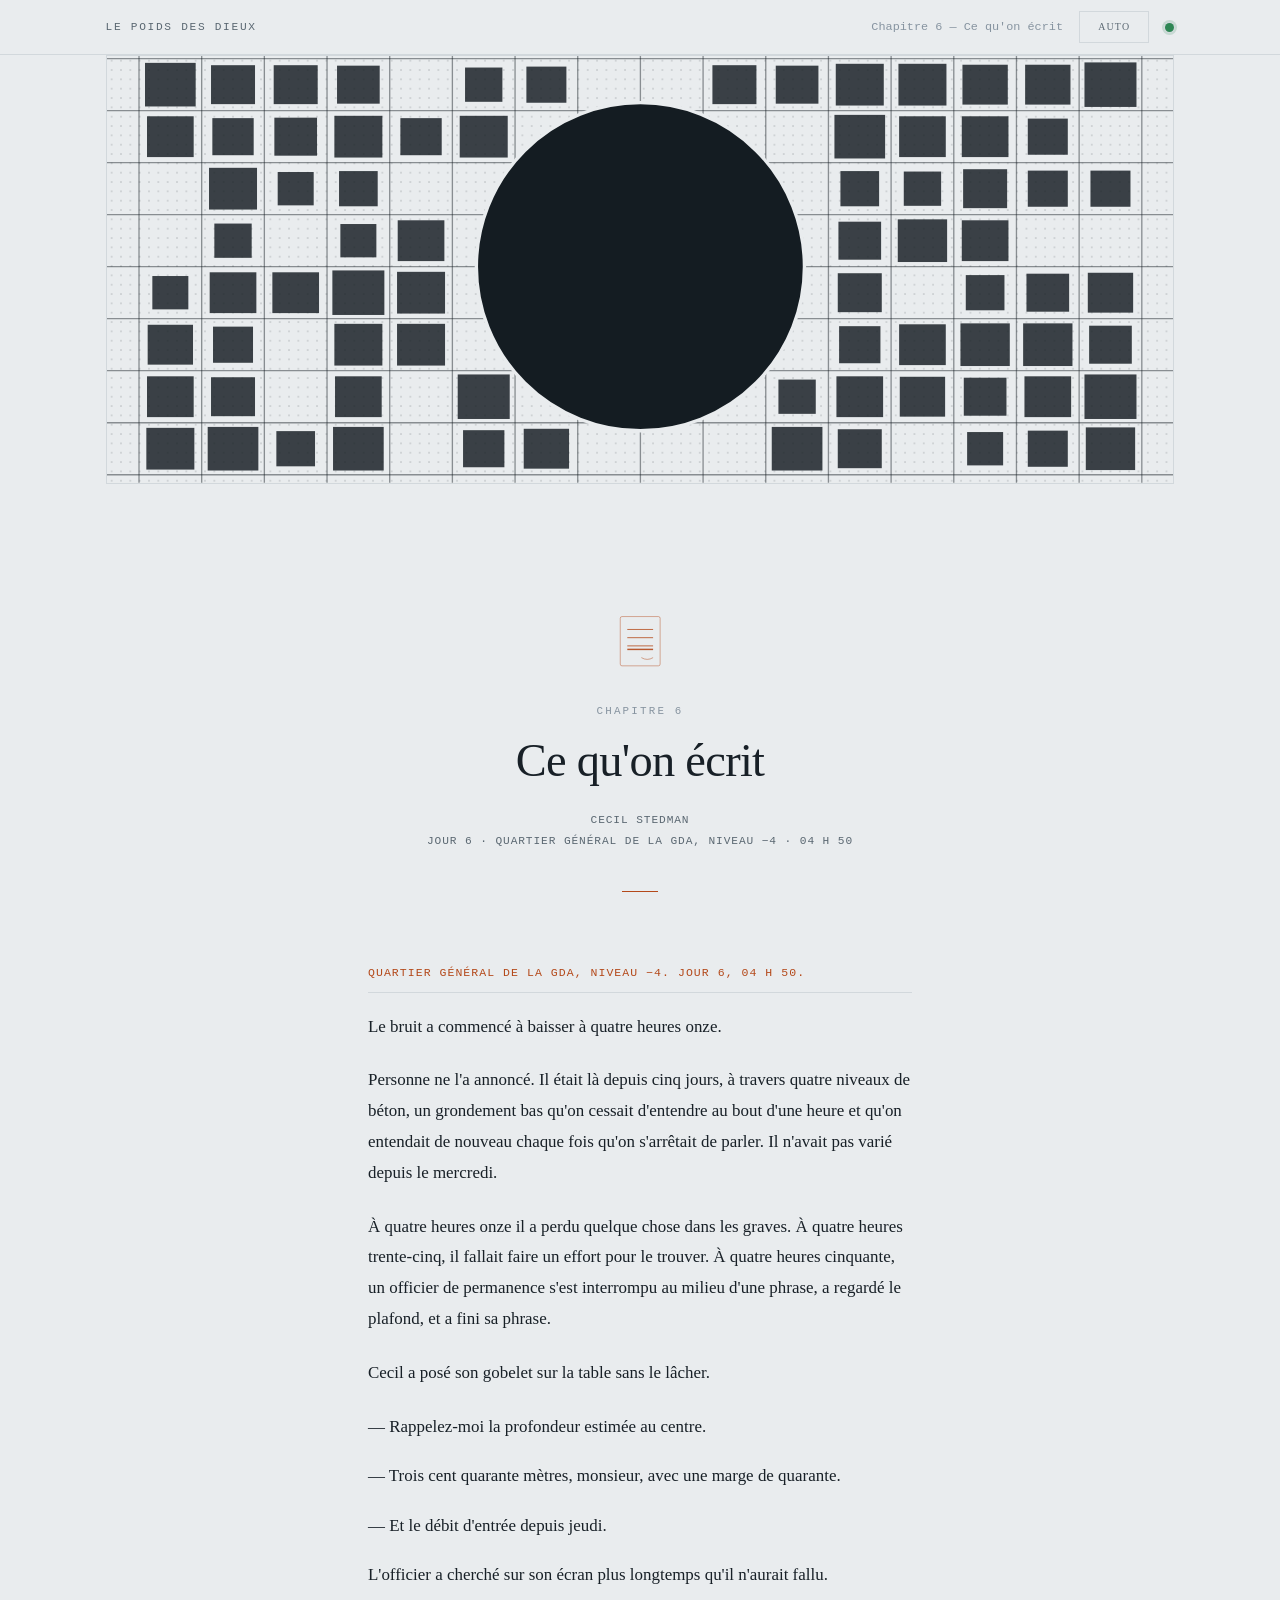
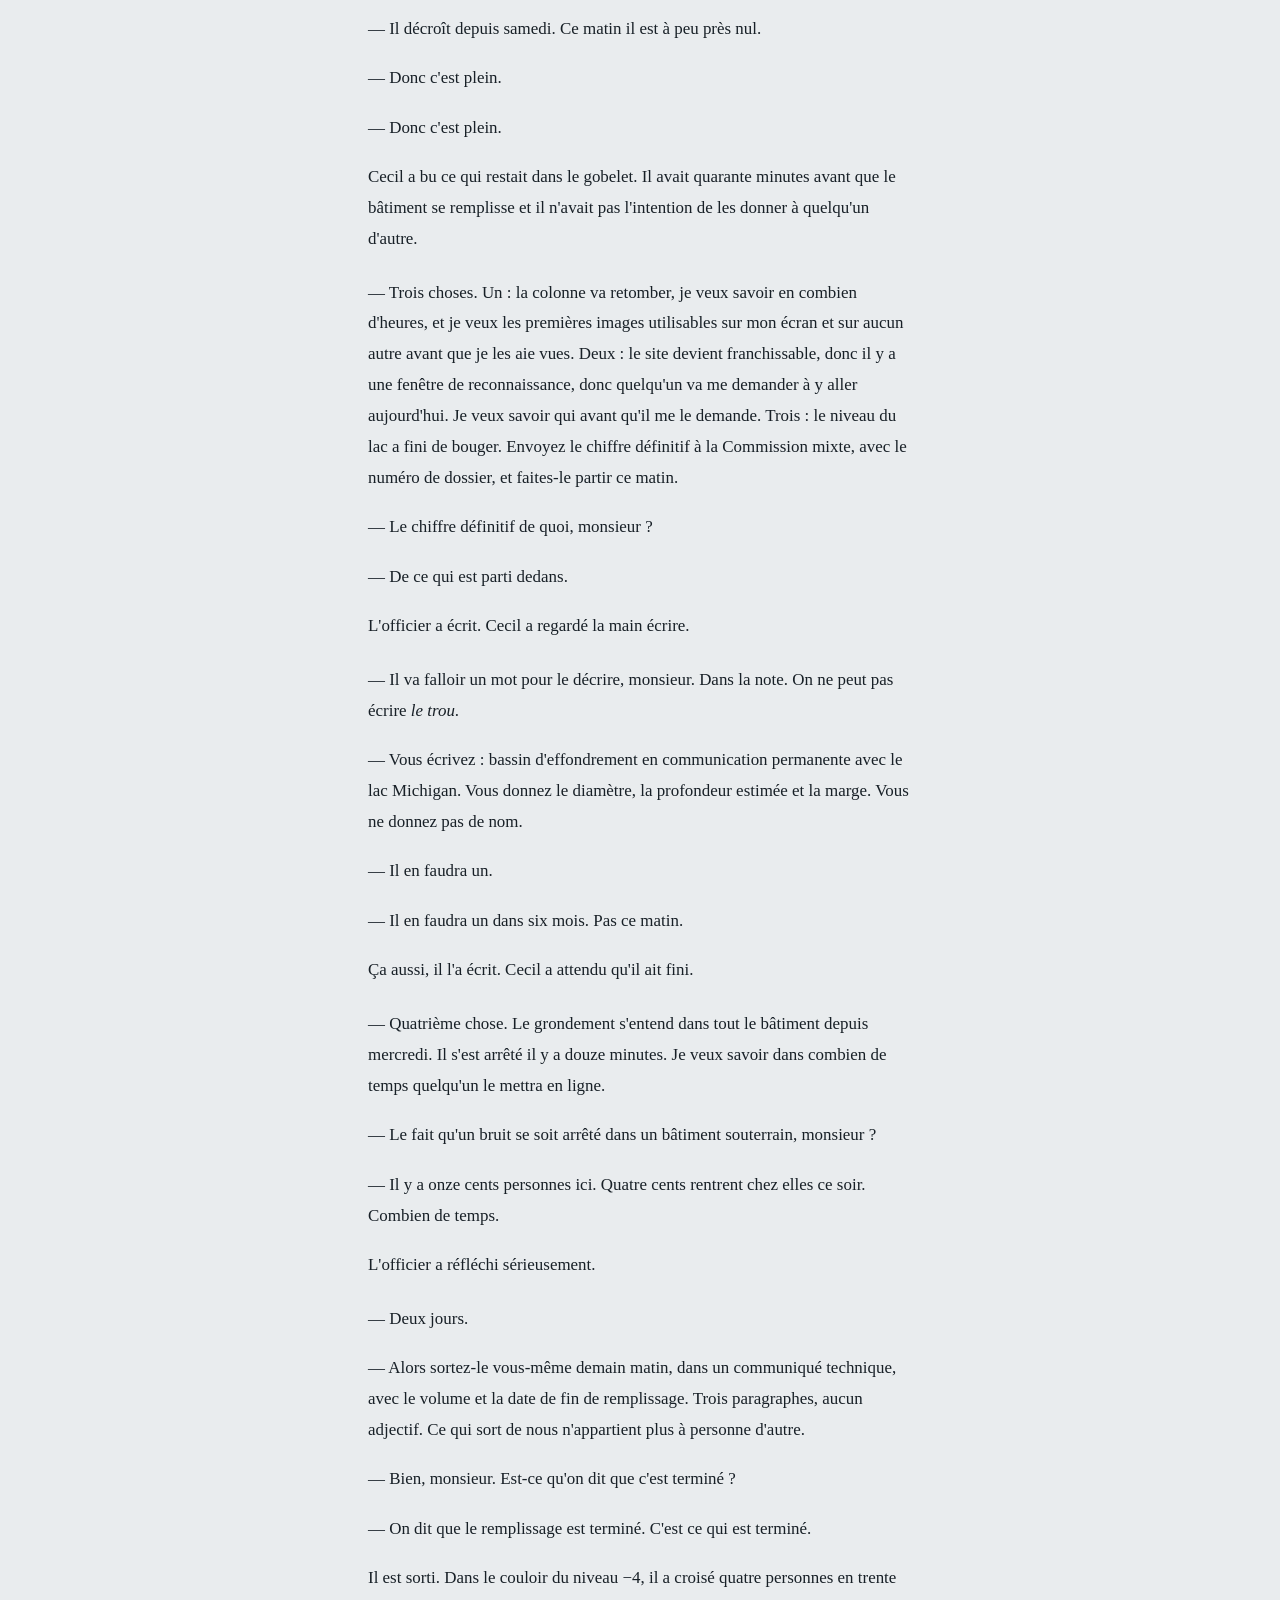
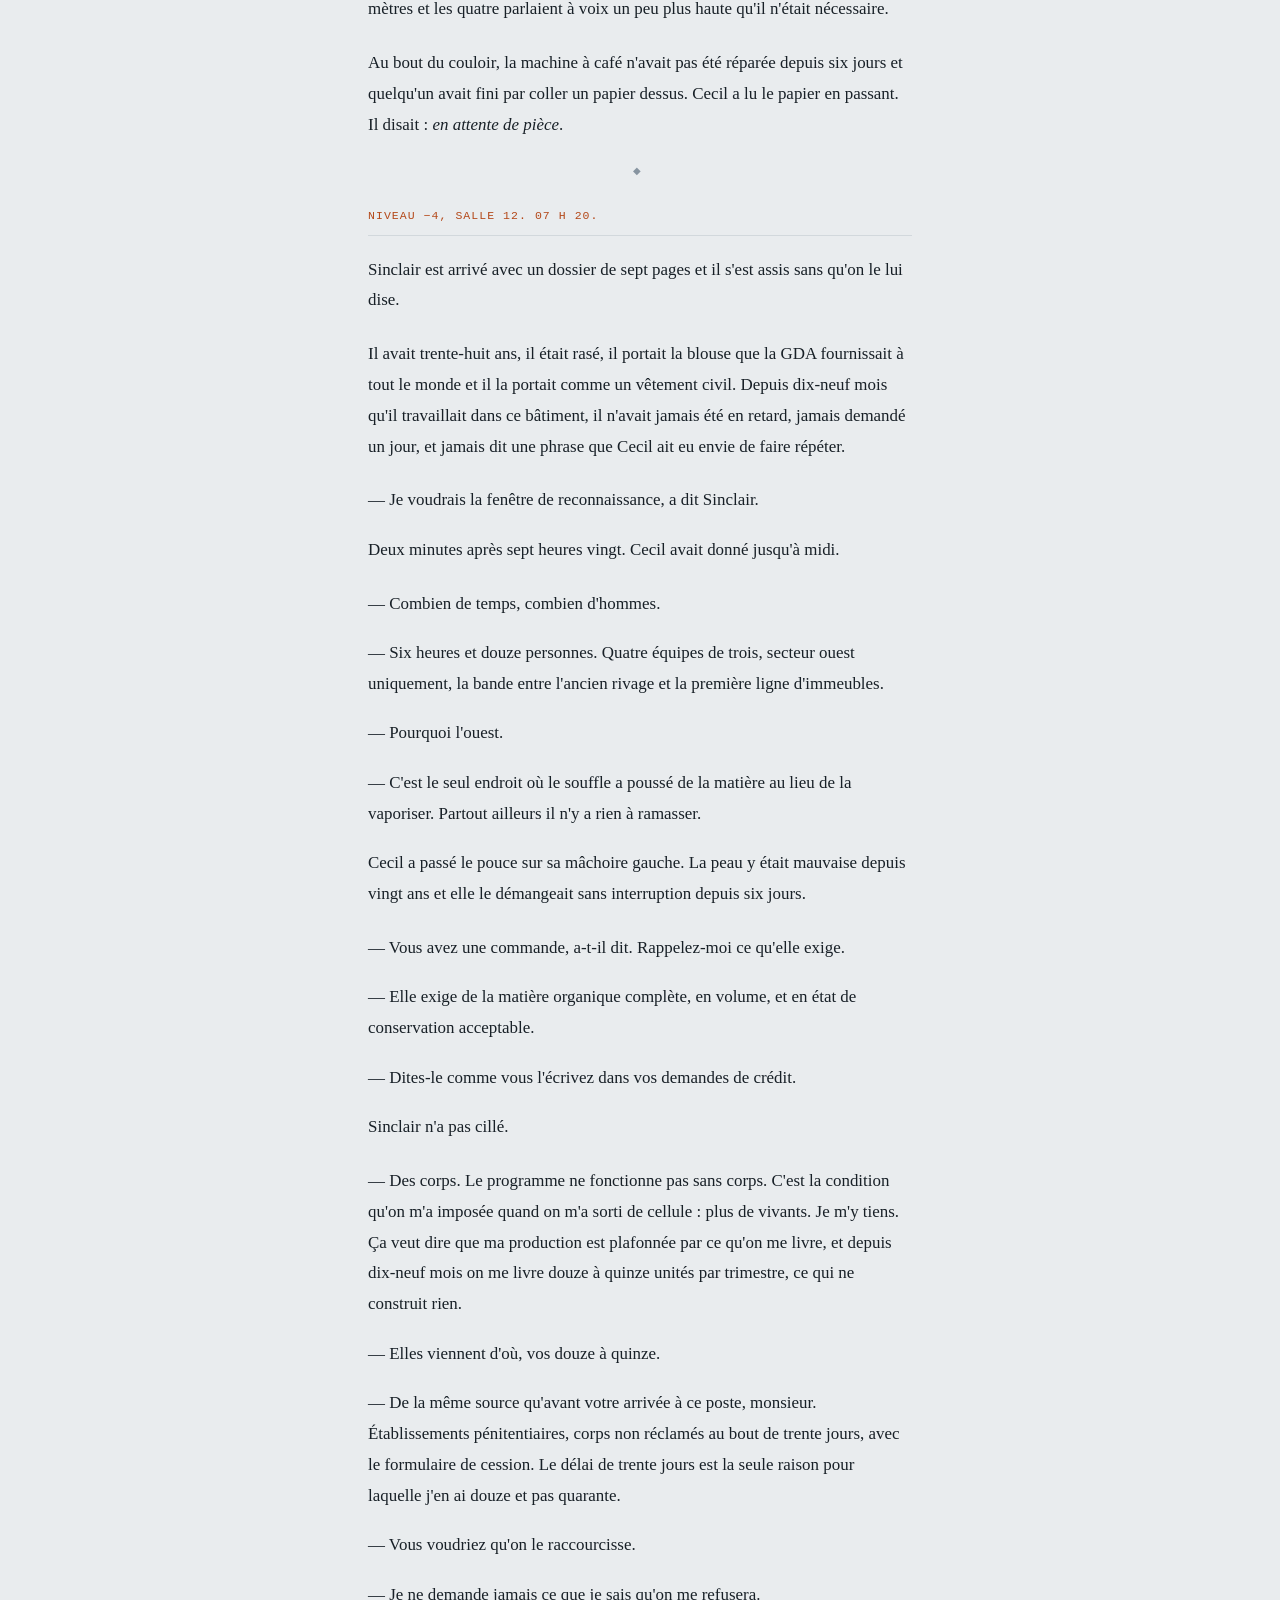
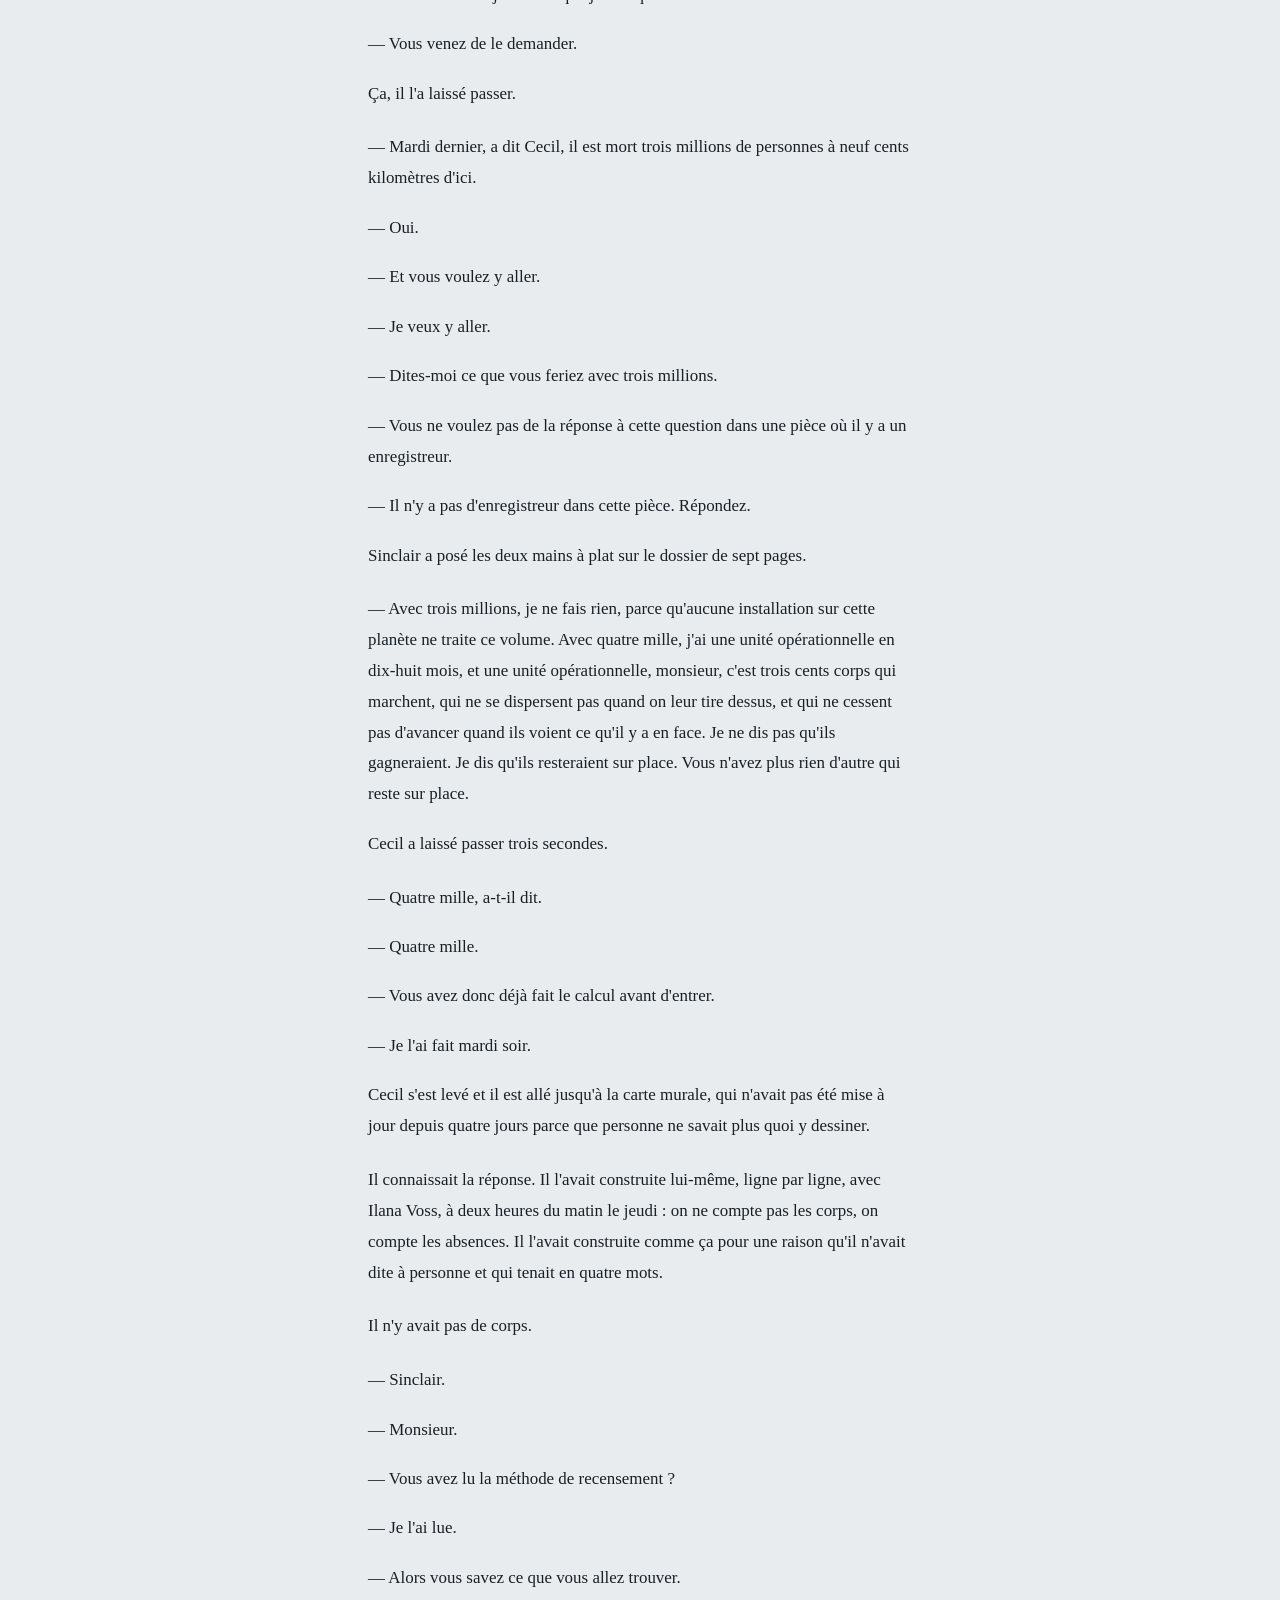
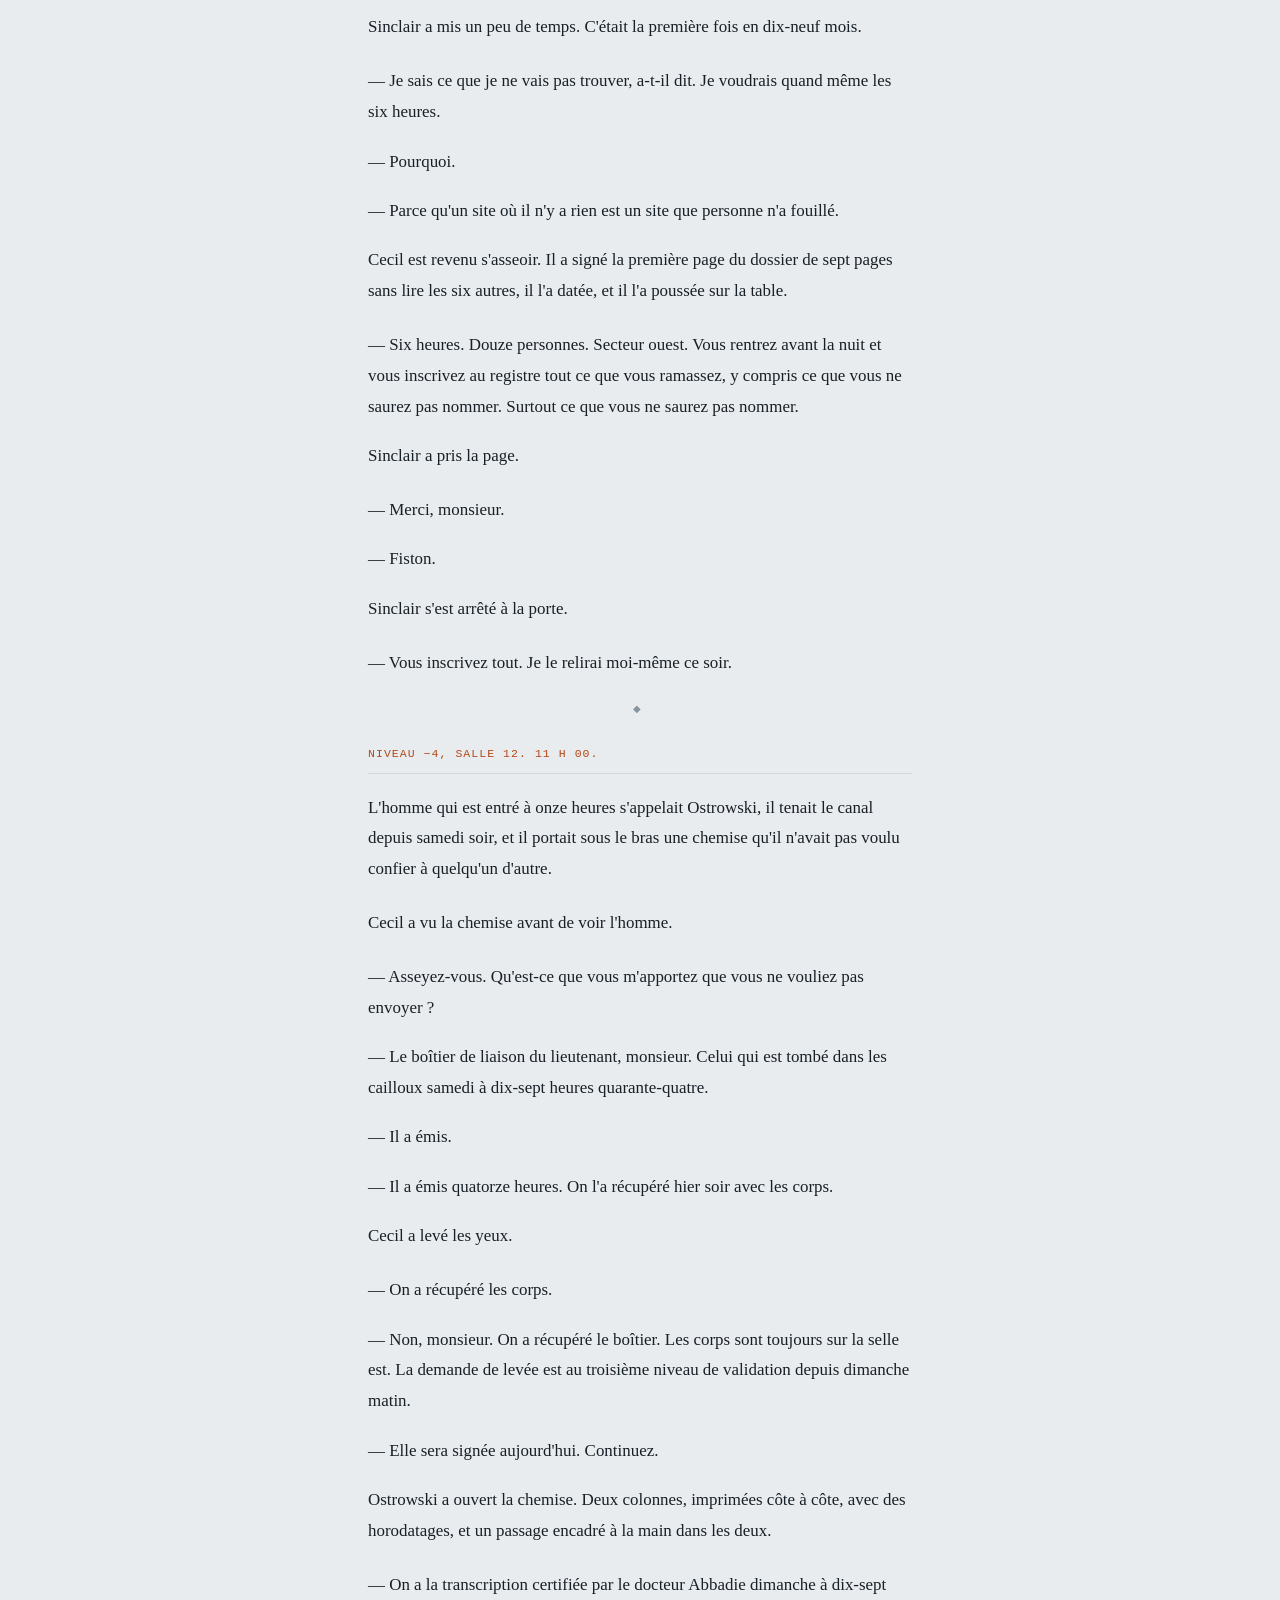
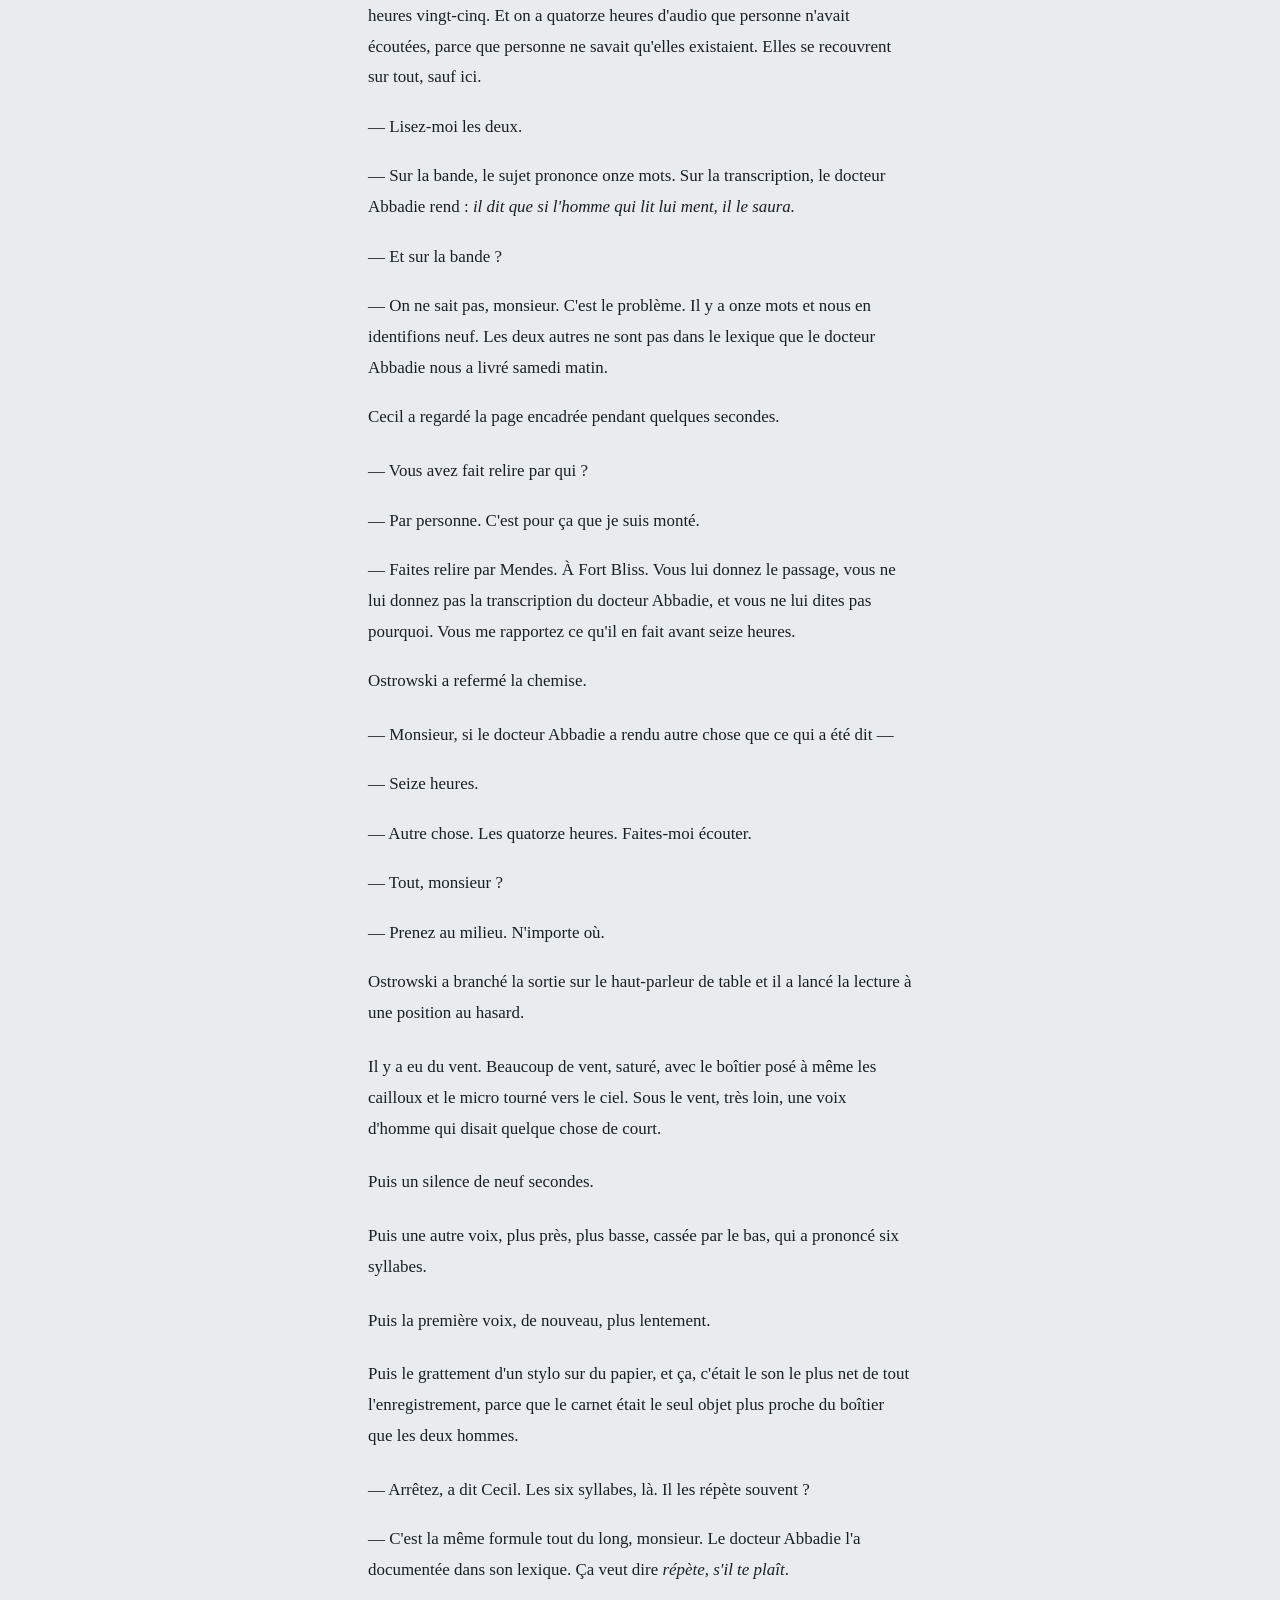
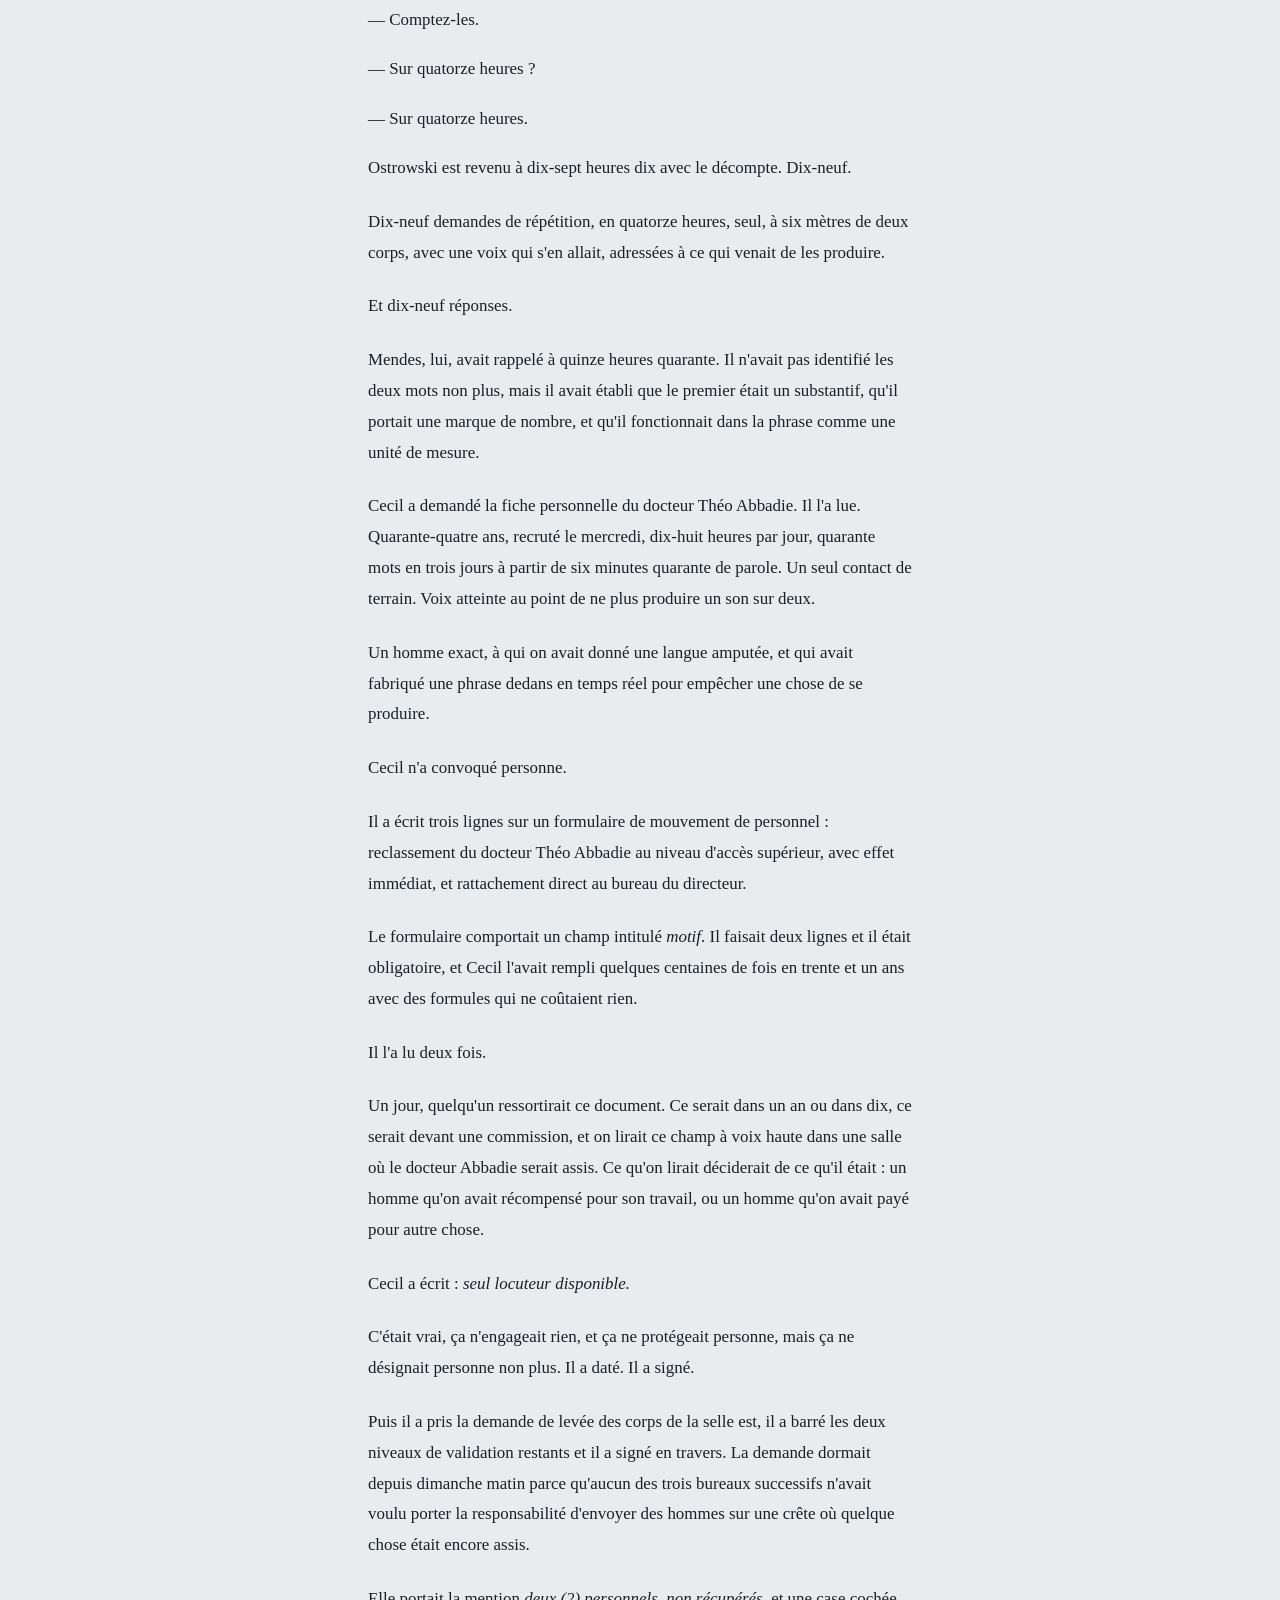
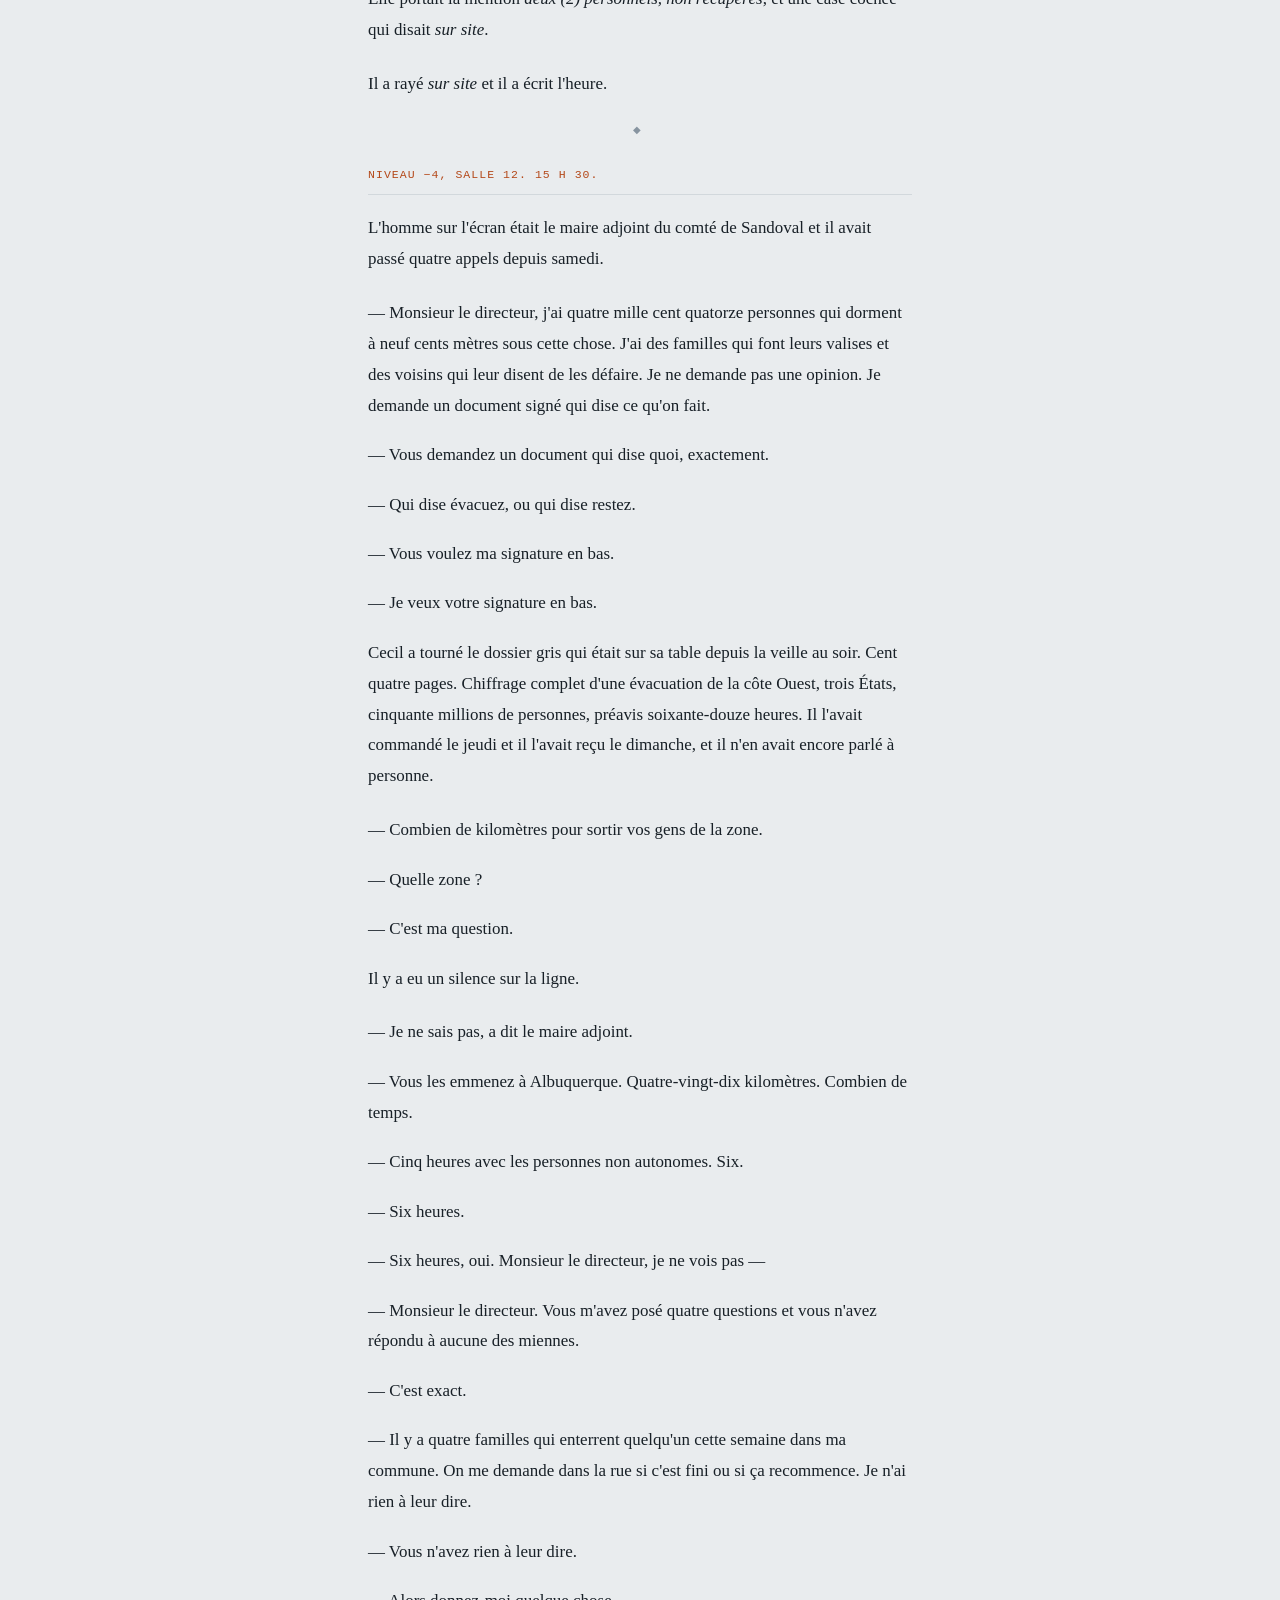
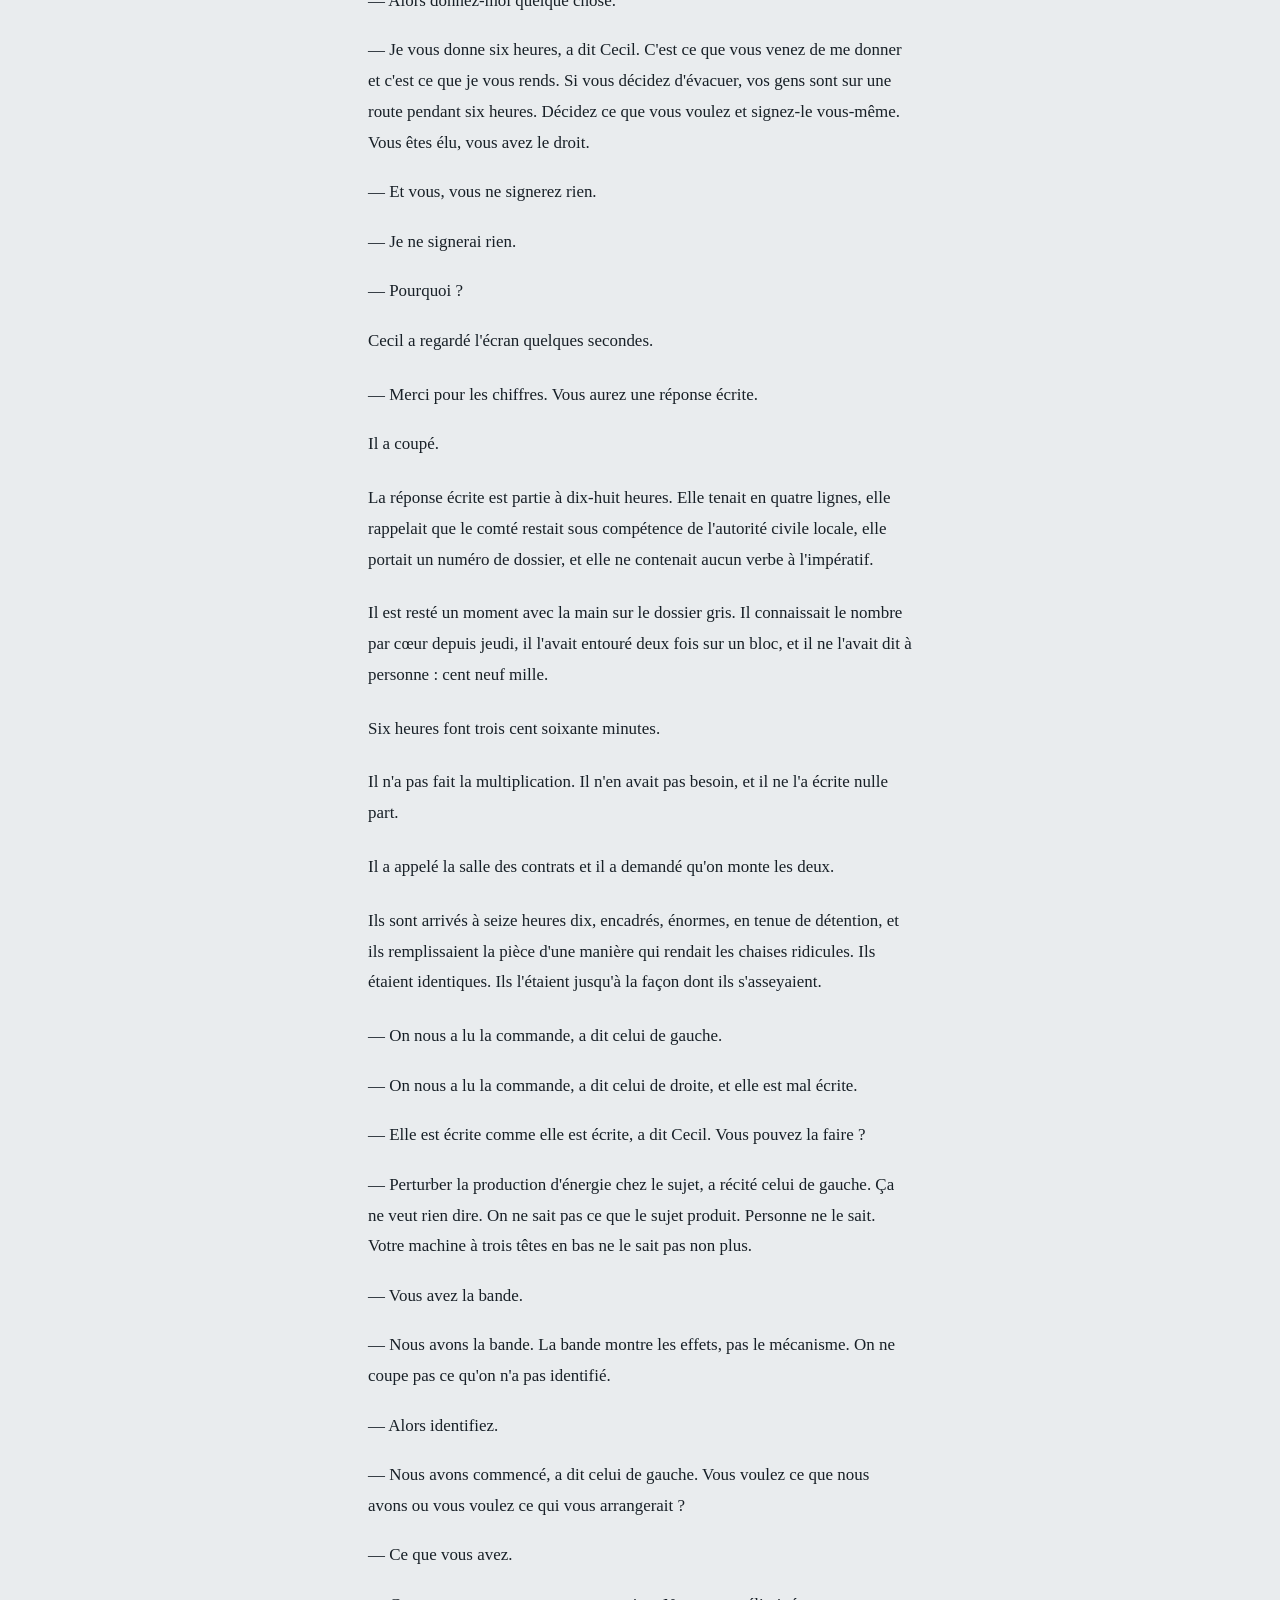
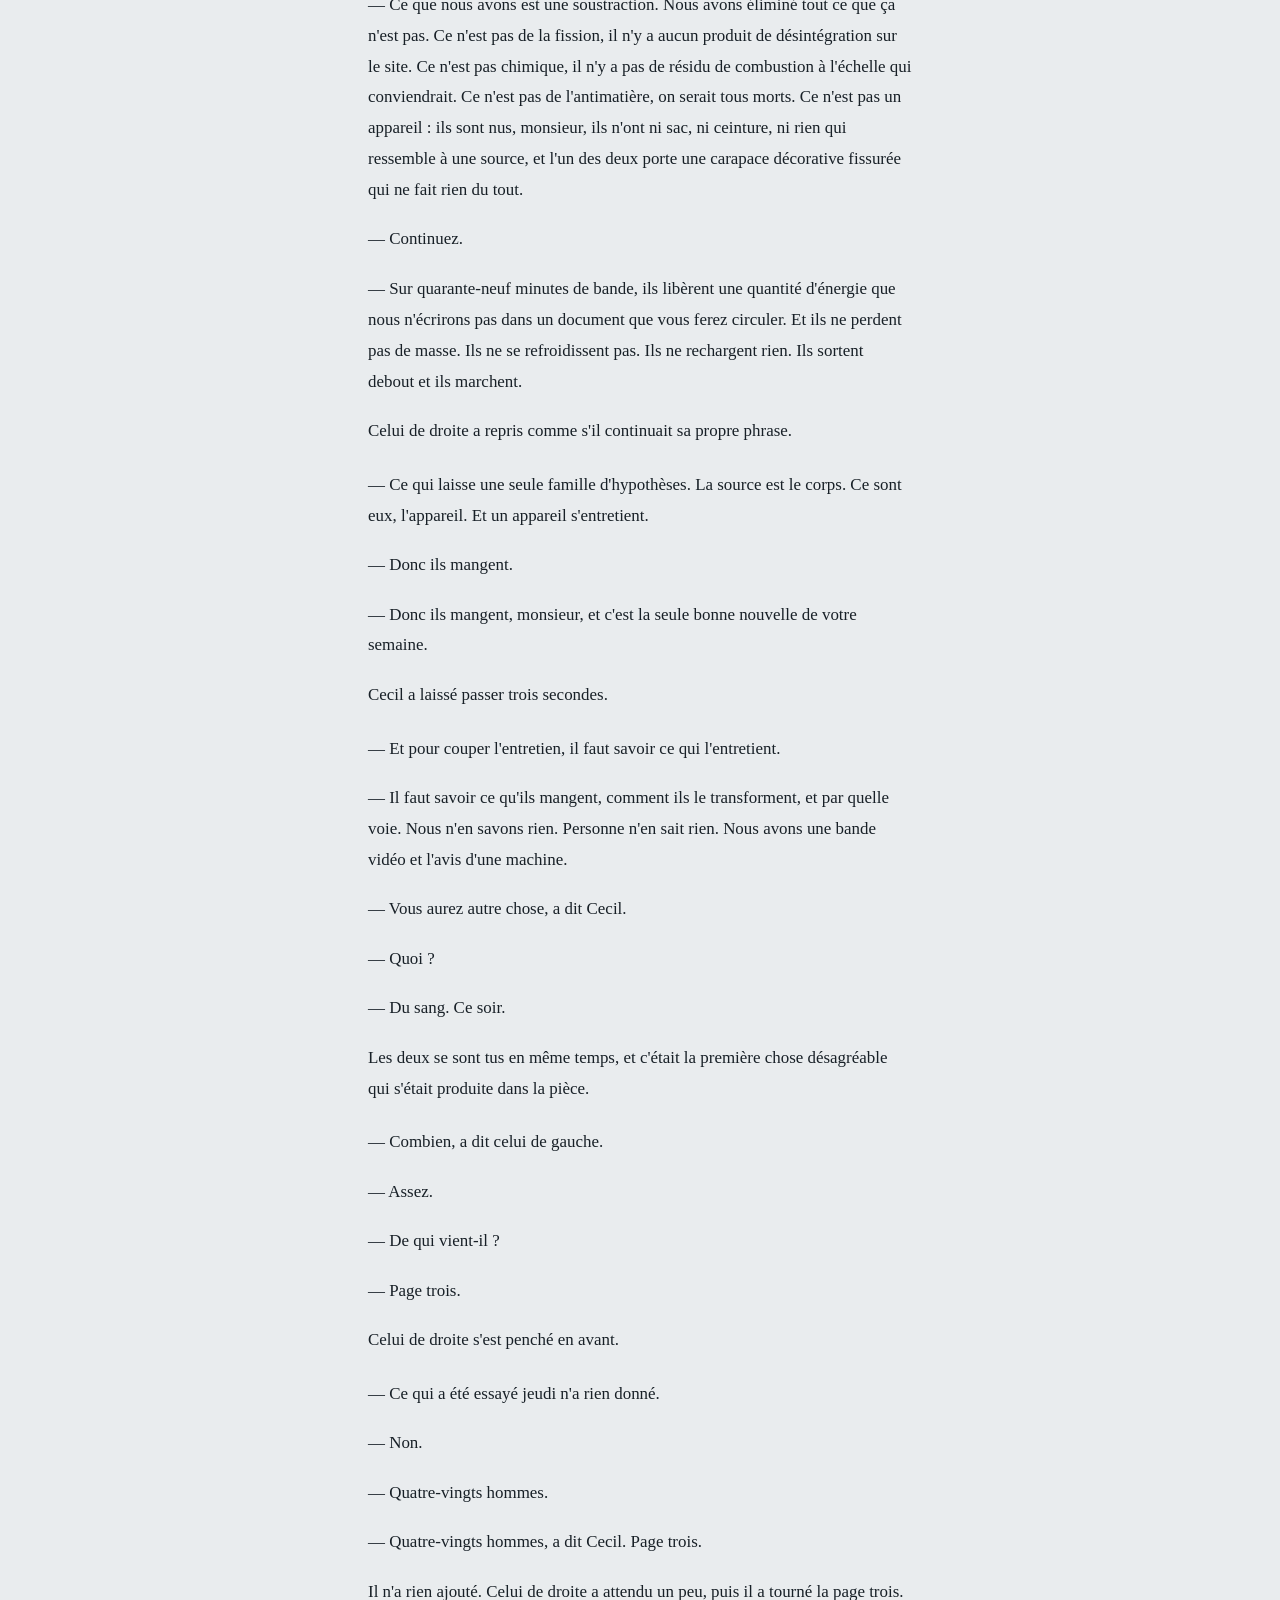
<file: docs/chapitres/06-ce-quon-ecrit.html>
<!doctype html>
<html lang="fr">
<head>
<meta charset="utf-8"/>
<meta name="viewport" content="width=device-width,initial-scale=1"/>
<title>Chapitre 6 — Ce qu&#x27;on écrit | Le Poids des dieux</title>
<meta name="description" content="Le bruit a commencé à baisser à quatre heures onze."/>
<link rel="canonical" href="https://saniadamou14.github.io/Confrontation/chapitres/06-ce-quon-ecrit.html"/>
<link rel="icon" type="image/svg+xml" href="../assets/favicon.svg"/>
<meta property="og:type" content="article"/>
<meta property="og:site_name" content="Le Poids des dieux"/>
<meta property="og:locale" content="fr_FR"/>
<meta property="og:title" content="Chapitre 6 — Ce qu&#x27;on écrit | Le Poids des dieux"/>
<meta property="og:description" content="Le bruit a commencé à baisser à quatre heures onze."/>
<meta property="og:url" content="https://saniadamou14.github.io/Confrontation/chapitres/06-ce-quon-ecrit.html"/>
<meta property="og:image" content="https://saniadamou14.github.io/Confrontation/assets/og.png"/>
<meta property="og:image:width" content="1200"/>
<meta property="og:image:height" content="630"/>
<meta name="twitter:card" content="summary_large_image"/>
<meta name="twitter:title" content="Chapitre 6 — Ce qu&#x27;on écrit | Le Poids des dieux"/>
<meta name="twitter:description" content="Le bruit a commencé à baisser à quatre heures onze."/>
<meta name="twitter:image" content="https://saniadamou14.github.io/Confrontation/assets/og.png"/>
<meta name="theme-color" content="#0E1418" media="(prefers-color-scheme:dark)"/>
<meta name="theme-color" content="#E9ECEE" media="(prefers-color-scheme:light)"/>
<script>try{var t=localStorage.getItem('pdd:theme');
if(t&&t!=='auto')document.documentElement.setAttribute('data-theme',t);}catch(e){}</script>
<link rel="stylesheet" href="../css/style.css"/>
</head>
<body>
<a class="evite" href="#contenu">Aller au contenu</a>
<div class="barre"><div class="enveloppe barre-i">
<a class="marque mono" href="../index.html">Le Poids des dieux</a>
<span class="barre-titre mono">Chapitre 6 — Ce qu&#x27;on écrit</span>
<button class="theme mono" id="theme" type="button"
  aria-label="Changer de thème">Auto</button>
<span class="lampe" title="State &amp; Madison — cycle de 64 secondes"></span>
</div><div class="jauge" id="jauge"></div></div>
<main id="contenu"><div class="enveloppe">
<article data-chapitre="6" data-url="chapitres/06-ce-quon-ecrit.html" data-titre="Ce qu&#x27;on écrit">
<div class="planche planche-chap"><svg xmlns="http://www.w3.org/2000/svg" viewBox="0 0 1600 640" preserveAspectRatio="xMidYMid slice" role="img"><defs><pattern id="t1" width="14" height="14" patternUnits="userSpaceOnUse"><circle cx="7" cy="7" r="1.1" fill="var(--pl-ink)"/></pattern><pattern id="t2" width="10" height="10" patternUnits="userSpaceOnUse"><circle cx="5" cy="5" r="1.5" fill="var(--pl-ink)"/></pattern><pattern id="t3" width="7" height="7" patternUnits="userSpaceOnUse"><circle cx="3.5" cy="3.5" r="1.8" fill="var(--pl-ink)"/></pattern><pattern id="hach" width="9" height="9" patternUnits="userSpaceOnUse" patternTransform="rotate(35)"><line x1="0" y1="0" x2="0" y2="9" stroke="var(--pl-ink)" stroke-width="1.6"/></pattern><linearGradient id="fondu" x1="0" y1="0" x2="0" y2="1"><stop offset="0" stop-color="var(--pl-ink)" stop-opacity="0"/><stop offset="1" stop-color="var(--pl-ink)" stop-opacity="1"/></linearGradient></defs><rect width="100%" height="100%" fill="var(--pl-paper)"/><rect x="0" y="0" width="1600" height="640" fill="url(#t1)" opacity="0.3"/><line x1="48" y1="0" x2="48" y2="640" stroke="var(--pl-ink)" stroke-width="2" opacity=".45"/><line x1="142" y1="0" x2="142" y2="640" stroke="var(--pl-ink)" stroke-width="2" opacity=".45"/><line x1="236" y1="0" x2="236" y2="640" stroke="var(--pl-ink)" stroke-width="2" opacity=".45"/><line x1="330" y1="0" x2="330" y2="640" stroke="var(--pl-ink)" stroke-width="2" opacity=".45"/><line x1="424" y1="0" x2="424" y2="640" stroke="var(--pl-ink)" stroke-width="2" opacity=".45"/><line x1="518" y1="0" x2="518" y2="640" stroke="var(--pl-ink)" stroke-width="2" opacity=".45"/><line x1="612" y1="0" x2="612" y2="640" stroke="var(--pl-ink)" stroke-width="2" opacity=".45"/><line x1="706" y1="0" x2="706" y2="640" stroke="var(--pl-ink)" stroke-width="2" opacity=".45"/><line x1="800" y1="0" x2="800" y2="640" stroke="var(--pl-ink)" stroke-width="2" opacity=".45"/><line x1="894" y1="0" x2="894" y2="640" stroke="var(--pl-ink)" stroke-width="2" opacity=".45"/><line x1="988" y1="0" x2="988" y2="640" stroke="var(--pl-ink)" stroke-width="2" opacity=".45"/><line x1="1082" y1="0" x2="1082" y2="640" stroke="var(--pl-ink)" stroke-width="2" opacity=".45"/><line x1="1176" y1="0" x2="1176" y2="640" stroke="var(--pl-ink)" stroke-width="2" opacity=".45"/><line x1="1270" y1="0" x2="1270" y2="640" stroke="var(--pl-ink)" stroke-width="2" opacity=".45"/><line x1="1364" y1="0" x2="1364" y2="640" stroke="var(--pl-ink)" stroke-width="2" opacity=".45"/><line x1="1458" y1="0" x2="1458" y2="640" stroke="var(--pl-ink)" stroke-width="2" opacity=".45"/><line x1="1552" y1="0" x2="1552" y2="640" stroke="var(--pl-ink)" stroke-width="2" opacity=".45"/><line x1="0" y1="4" x2="1600" y2="4" stroke="var(--pl-ink)" stroke-width="2" opacity=".45"/><line x1="0" y1="82" x2="1600" y2="82" stroke="var(--pl-ink)" stroke-width="2" opacity=".45"/><line x1="0" y1="160" x2="1600" y2="160" stroke="var(--pl-ink)" stroke-width="2" opacity=".45"/><line x1="0" y1="238" x2="1600" y2="238" stroke="var(--pl-ink)" stroke-width="2" opacity=".45"/><line x1="0" y1="316" x2="1600" y2="316" stroke="var(--pl-ink)" stroke-width="2" opacity=".45"/><line x1="0" y1="394" x2="1600" y2="394" stroke="var(--pl-ink)" stroke-width="2" opacity=".45"/><line x1="0" y1="472" x2="1600" y2="472" stroke="var(--pl-ink)" stroke-width="2" opacity=".45"/><line x1="0" y1="550" x2="1600" y2="550" stroke="var(--pl-ink)" stroke-width="2" opacity=".45"/><line x1="0" y1="628" x2="1600" y2="628" stroke="var(--pl-ink)" stroke-width="2" opacity=".45"/><rect x="57" y="10.3" width="76" height="65.4" fill="var(--pl-ink)" opacity=".82"/><rect x="60" y="90.4" width="70" height="61.2" fill="var(--pl-ink)" opacity=".82"/><rect x="68" y="330" width="54" height="50" fill="var(--pl-ink)" opacity=".82"/><rect x="61" y="403.1" width="68" height="59.8" fill="var(--pl-ink)" opacity=".82"/><rect x="60" y="480.4" width="70" height="61.2" fill="var(--pl-ink)" opacity=".82"/><rect x="59" y="557.7" width="72" height="62.6" fill="var(--pl-ink)" opacity=".82"/><rect x="156" y="13.8" width="66" height="58.4" fill="var(--pl-ink)" opacity=".82"/><rect x="158" y="93.2" width="62" height="55.6" fill="var(--pl-ink)" opacity=".82"/><rect x="153" y="167.7" width="72" height="62.6" fill="var(--pl-ink)" opacity=".82"/><rect x="161" y="251.3" width="56" height="51.4" fill="var(--pl-ink)" opacity=".82"/><rect x="154" y="324.4" width="70" height="61.2" fill="var(--pl-ink)" opacity=".82"/><rect x="159" y="405.9" width="60" height="54.2" fill="var(--pl-ink)" opacity=".82"/><rect x="156" y="481.8" width="66" height="58.4" fill="var(--pl-ink)" opacity=".82"/><rect x="151" y="556.3" width="76" height="65.4" fill="var(--pl-ink)" opacity=".82"/><rect x="250" y="13.8" width="66" height="58.4" fill="var(--pl-ink)" opacity=".82"/><rect x="251" y="92.5" width="64" height="57" fill="var(--pl-ink)" opacity=".82"/><rect x="256" y="174" width="54" height="50" fill="var(--pl-ink)" opacity=".82"/><rect x="248" y="324.4" width="70" height="61.2" fill="var(--pl-ink)" opacity=".82"/><rect x="254" y="562.6" width="58" height="52.8" fill="var(--pl-ink)" opacity=".82"/><rect x="345" y="14.5" width="64" height="57" fill="var(--pl-ink)" opacity=".82"/><rect x="341" y="89.7" width="72" height="62.6" fill="var(--pl-ink)" opacity=".82"/><rect x="348" y="172.6" width="58" height="52.8" fill="var(--pl-ink)" opacity=".82"/><rect x="350" y="252" width="54" height="50" fill="var(--pl-ink)" opacity=".82"/><rect x="338" y="321.6" width="78" height="66.8" fill="var(--pl-ink)" opacity=".82"/><rect x="341" y="401.7" width="72" height="62.6" fill="var(--pl-ink)" opacity=".82"/><rect x="342" y="480.4" width="70" height="61.2" fill="var(--pl-ink)" opacity=".82"/><rect x="339" y="556.3" width="76" height="65.4" fill="var(--pl-ink)" opacity=".82"/><rect x="440" y="93.2" width="62" height="55.6" fill="var(--pl-ink)" opacity=".82"/><rect x="436" y="246.4" width="70" height="61.2" fill="var(--pl-ink)" opacity=".82"/><rect x="435" y="323.7" width="72" height="62.6" fill="var(--pl-ink)" opacity=".82"/><rect x="435" y="401.7" width="72" height="62.6" fill="var(--pl-ink)" opacity=".82"/><rect x="537" y="17.3" width="56" height="51.4" fill="var(--pl-ink)" opacity=".82"/><rect x="529" y="89.7" width="72" height="62.6" fill="var(--pl-ink)" opacity=".82"/><rect x="526" y="477.6" width="78" height="66.8" fill="var(--pl-ink)" opacity=".82"/><rect x="534" y="561.2" width="62" height="55.6" fill="var(--pl-ink)" opacity=".82"/><rect x="629" y="15.9" width="60" height="54.2" fill="var(--pl-ink)" opacity=".82"/><rect x="625" y="559.1" width="68" height="59.8" fill="var(--pl-ink)" opacity=".82"/><rect x="908" y="13.8" width="66" height="58.4" fill="var(--pl-ink)" opacity=".82"/><rect x="1003" y="14.5" width="64" height="57" fill="var(--pl-ink)" opacity=".82"/><rect x="1007" y="485.3" width="56" height="51.4" fill="var(--pl-ink)" opacity=".82"/><rect x="997" y="556.3" width="76" height="65.4" fill="var(--pl-ink)" opacity=".82"/><rect x="1093" y="11.7" width="72" height="62.6" fill="var(--pl-ink)" opacity=".82"/><rect x="1091" y="88.3" width="76" height="65.4" fill="var(--pl-ink)" opacity=".82"/><rect x="1100" y="172.6" width="58" height="52.8" fill="var(--pl-ink)" opacity=".82"/><rect x="1097" y="248.5" width="64" height="57" fill="var(--pl-ink)" opacity=".82"/><rect x="1096" y="325.8" width="66" height="58.4" fill="var(--pl-ink)" opacity=".82"/><rect x="1098" y="405.2" width="62" height="55.6" fill="var(--pl-ink)" opacity=".82"/><rect x="1094" y="480.4" width="70" height="61.2" fill="var(--pl-ink)" opacity=".82"/><rect x="1096" y="559.8" width="66" height="58.4" fill="var(--pl-ink)" opacity=".82"/><rect x="1187" y="11.7" width="72" height="62.6" fill="var(--pl-ink)" opacity=".82"/><rect x="1188" y="90.4" width="70" height="61.2" fill="var(--pl-ink)" opacity=".82"/><rect x="1195" y="173.3" width="56" height="51.4" fill="var(--pl-ink)" opacity=".82"/><rect x="1186" y="245" width="74" height="64" fill="var(--pl-ink)" opacity=".82"/><rect x="1188" y="402.4" width="70" height="61.2" fill="var(--pl-ink)" opacity=".82"/><rect x="1189" y="481.1" width="68" height="59.8" fill="var(--pl-ink)" opacity=".82"/><rect x="1283" y="13.1" width="68" height="59.8" fill="var(--pl-ink)" opacity=".82"/><rect x="1282" y="90.4" width="70" height="61.2" fill="var(--pl-ink)" opacity=".82"/><rect x="1284" y="169.8" width="66" height="58.4" fill="var(--pl-ink)" opacity=".82"/><rect x="1282" y="246.4" width="70" height="61.2" fill="var(--pl-ink)" opacity=".82"/><rect x="1288" y="328.6" width="58" height="52.8" fill="var(--pl-ink)" opacity=".82"/><rect x="1280" y="401" width="74" height="64" fill="var(--pl-ink)" opacity=".82"/><rect x="1285" y="482.5" width="64" height="57" fill="var(--pl-ink)" opacity=".82"/><rect x="1290" y="564" width="54" height="50" fill="var(--pl-ink)" opacity=".82"/><rect x="1377" y="13.1" width="68" height="59.8" fill="var(--pl-ink)" opacity=".82"/><rect x="1381" y="93.9" width="60" height="54.2" fill="var(--pl-ink)" opacity=".82"/><rect x="1381" y="171.9" width="60" height="54.2" fill="var(--pl-ink)" opacity=".82"/><rect x="1379" y="326.5" width="64" height="57" fill="var(--pl-ink)" opacity=".82"/><rect x="1374" y="401" width="74" height="64" fill="var(--pl-ink)" opacity=".82"/><rect x="1376" y="480.4" width="70" height="61.2" fill="var(--pl-ink)" opacity=".82"/><rect x="1381" y="561.9" width="60" height="54.2" fill="var(--pl-ink)" opacity=".82"/><rect x="1466" y="9.6" width="78" height="66.8" fill="var(--pl-ink)" opacity=".82"/><rect x="1475" y="171.9" width="60" height="54.2" fill="var(--pl-ink)" opacity=".82"/><rect x="1471" y="325.1" width="68" height="59.8" fill="var(--pl-ink)" opacity=".82"/><rect x="1473" y="404.5" width="64" height="57" fill="var(--pl-ink)" opacity=".82"/><rect x="1466" y="477.6" width="78" height="66.8" fill="var(--pl-ink)" opacity=".82"/><rect x="1468" y="557" width="74" height="64" fill="var(--pl-ink)" opacity=".82"/><circle cx="800" cy="316" r="246" fill="var(--pl-ink)"/><circle cx="800" cy="316" r="246" fill="none" stroke="var(--pl-paper)" stroke-width="5"/></svg></div>
<div class="colonne">
<header class="chap-tete">
<div class="embleme"><svg viewBox="0 0 120 120" fill="none" stroke="currentColor" stroke-width="1.5" aria-hidden="true">
<rect x="26" y="18" width="68" height="84" rx="3" opacity=".55"/>
<line x1="38" y1="40" x2="82" y2="40"/><line x1="38" y1="54" x2="82" y2="54"/>
<line x1="38" y1="68" x2="82" y2="68"/><line x1="38" y1="74" x2="82" y2="74" stroke-width="2.5"/>
<path d="M62 88 q10 6 20 0" opacity=".6"/></svg></div>
<p class="num mono">Chapitre 6</p>
<h1>Ce qu&#x27;on écrit</h1>
<p class="sit mono">Cecil Stedman<br/>Jour 6 · Quartier général de la GDA, niveau −4 · 04 h 50</p>
<div class="filet"></div>
</header>
<div class="prose"><p class="situation">Quartier général de la GDA, niveau −4. Jour 6, 04 h 50.</p>
<p>Le bruit a commencé à baisser à quatre heures onze.</p>
<p>Personne ne l'a annoncé. Il était là depuis cinq jours, à travers quatre niveaux de béton, un grondement bas qu'on cessait d'entendre au bout d'une heure et qu'on entendait de nouveau chaque fois qu'on s'arrêtait de parler. Il n'avait pas varié depuis le mercredi.</p>
<p>À quatre heures onze il a perdu quelque chose dans les graves. À quatre heures trente-cinq, il fallait faire un effort pour le trouver. À quatre heures cinquante, un officier de permanence s'est interrompu au milieu d'une phrase, a regardé le plafond, et a fini sa phrase.</p>
<p>Cecil a posé son gobelet sur la table sans le lâcher.</p>
<p class="replique">— Rappelez-moi la profondeur estimée au centre.</p>
<p class="replique">— Trois cent quarante mètres, monsieur, avec une marge de quarante.</p>
<p class="replique">— Et le débit d'entrée depuis jeudi.</p>
<p>L'officier a cherché sur son écran plus longtemps qu'il n'aurait fallu.</p>
<p class="replique">— Il décroît depuis samedi. Ce matin il est à peu près nul.</p>
<p class="replique">— Donc c'est plein.</p>
<p class="replique">— Donc c'est plein.</p>
<p>Cecil a bu ce qui restait dans le gobelet. Il avait quarante minutes avant que le bâtiment se remplisse et il n'avait pas l'intention de les donner à quelqu'un d'autre.</p>
<p class="replique">— Trois choses. Un : la colonne va retomber, je veux savoir en combien d'heures, et je veux les premières images utilisables sur mon écran et sur aucun autre avant que je les aie vues. Deux : le site devient franchissable, donc il y a une fenêtre de reconnaissance, donc quelqu'un va me demander à y aller aujourd'hui. Je veux savoir qui avant qu'il me le demande. Trois : le niveau du lac a fini de bouger. Envoyez le chiffre définitif à la Commission mixte, avec le numéro de dossier, et faites-le partir ce matin.</p>
<p class="replique">— Le chiffre définitif de quoi, monsieur ?</p>
<p class="replique">— De ce qui est parti dedans.</p>
<p>L'officier a écrit. Cecil a regardé la main écrire.</p>
<p class="replique">— Il va falloir un mot pour le décrire, monsieur. Dans la note. On ne peut pas écrire <em>le trou</em>.</p>
<p class="replique">— Vous écrivez : bassin d'effondrement en communication permanente avec le lac Michigan. Vous donnez le diamètre, la profondeur estimée et la marge. Vous ne donnez pas de nom.</p>
<p class="replique">— Il en faudra un.</p>
<p class="replique">— Il en faudra un dans six mois. Pas ce matin.</p>
<p>Ça aussi, il l'a écrit. Cecil a attendu qu'il ait fini.</p>
<p class="replique">— Quatrième chose. Le grondement s'entend dans tout le bâtiment depuis mercredi. Il s'est arrêté il y a douze minutes. Je veux savoir dans combien de temps quelqu'un le mettra en ligne.</p>
<p class="replique">— Le fait qu'un bruit se soit arrêté dans un bâtiment souterrain, monsieur ?</p>
<p class="replique">— Il y a onze cents personnes ici. Quatre cents rentrent chez elles ce soir. Combien de temps.</p>
<p>L'officier a réfléchi sérieusement.</p>
<p class="replique">— Deux jours.</p>
<p class="replique">— Alors sortez-le vous-même demain matin, dans un communiqué technique, avec le volume et la date de fin de remplissage. Trois paragraphes, aucun adjectif. Ce qui sort de nous n'appartient plus à personne d'autre.</p>
<p class="replique">— Bien, monsieur. Est-ce qu'on dit que c'est terminé ?</p>
<p class="replique">— On dit que le remplissage est terminé. C'est ce qui est terminé.</p>
<p>Il est sorti. Dans le couloir du niveau −4, il a croisé quatre personnes en trente mètres et les quatre parlaient à voix un peu plus haute qu'il n'était nécessaire.</p>
<p>Au bout du couloir, la machine à café n'avait pas été réparée depuis six jours et quelqu'un avait fini par coller un papier dessus. Cecil a lu le papier en passant. Il disait : <em>en attente de pièce</em>.</p>
<div class="rupture" aria-hidden="true">◆</div>
<p class="situation">Niveau −4, salle 12. 07 h 20.</p>
<p>Sinclair est arrivé avec un dossier de sept pages et il s'est assis sans qu'on le lui dise.</p>
<p>Il avait trente-huit ans, il était rasé, il portait la blouse que la GDA fournissait à tout le monde et il la portait comme un vêtement civil. Depuis dix-neuf mois qu'il travaillait dans ce bâtiment, il n'avait jamais été en retard, jamais demandé un jour, et jamais dit une phrase que Cecil ait eu envie de faire répéter.</p>
<p class="replique">— Je voudrais la fenêtre de reconnaissance, a dit Sinclair.</p>
<p>Deux minutes après sept heures vingt. Cecil avait donné jusqu'à midi.</p>
<p class="replique">— Combien de temps, combien d'hommes.</p>
<p class="replique">— Six heures et douze personnes. Quatre équipes de trois, secteur ouest uniquement, la bande entre l'ancien rivage et la première ligne d'immeubles.</p>
<p class="replique">— Pourquoi l'ouest.</p>
<p class="replique">— C'est le seul endroit où le souffle a poussé de la matière au lieu de la vaporiser. Partout ailleurs il n'y a rien à ramasser.</p>
<p>Cecil a passé le pouce sur sa mâchoire gauche. La peau y était mauvaise depuis vingt ans et elle le démangeait sans interruption depuis six jours.</p>
<p class="replique">— Vous avez une commande, a-t-il dit. Rappelez-moi ce qu'elle exige.</p>
<p class="replique">— Elle exige de la matière organique complète, en volume, et en état de conservation acceptable.</p>
<p class="replique">— Dites-le comme vous l'écrivez dans vos demandes de crédit.</p>
<p>Sinclair n'a pas cillé.</p>
<p class="replique">— Des corps. Le programme ne fonctionne pas sans corps. C'est la condition qu'on m'a imposée quand on m'a sorti de cellule : plus de vivants. Je m'y tiens. Ça veut dire que ma production est plafonnée par ce qu'on me livre, et depuis dix-neuf mois on me livre douze à quinze unités par trimestre, ce qui ne construit rien.</p>
<p class="replique">— Elles viennent d'où, vos douze à quinze.</p>
<p class="replique">— De la même source qu'avant votre arrivée à ce poste, monsieur. Établissements pénitentiaires, corps non réclamés au bout de trente jours, avec le formulaire de cession. Le délai de trente jours est la seule raison pour laquelle j'en ai douze et pas quarante.</p>
<p class="replique">— Vous voudriez qu'on le raccourcisse.</p>
<p class="replique">— Je ne demande jamais ce que je sais qu'on me refusera.</p>
<p class="replique">— Vous venez de le demander.</p>
<p>Ça, il l'a laissé passer.</p>
<p class="replique">— Mardi dernier, a dit Cecil, il est mort trois millions de personnes à neuf cents kilomètres d'ici.</p>
<p class="replique">— Oui.</p>
<p class="replique">— Et vous voulez y aller.</p>
<p class="replique">— Je veux y aller.</p>
<p class="replique">— Dites-moi ce que vous feriez avec trois millions.</p>
<p class="replique">— Vous ne voulez pas de la réponse à cette question dans une pièce où il y a un enregistreur.</p>
<p class="replique">— Il n'y a pas d'enregistreur dans cette pièce. Répondez.</p>
<p>Sinclair a posé les deux mains à plat sur le dossier de sept pages.</p>
<p class="replique">— Avec trois millions, je ne fais rien, parce qu'aucune installation sur cette planète ne traite ce volume. Avec quatre mille, j'ai une unité opérationnelle en dix-huit mois, et une unité opérationnelle, monsieur, c'est trois cents corps qui marchent, qui ne se dispersent pas quand on leur tire dessus, et qui ne cessent pas d'avancer quand ils voient ce qu'il y a en face. Je ne dis pas qu'ils gagneraient. Je dis qu'ils resteraient sur place. Vous n'avez plus rien d'autre qui reste sur place.</p>
<p>Cecil a laissé passer trois secondes.</p>
<p class="replique">— Quatre mille, a-t-il dit.</p>
<p class="replique">— Quatre mille.</p>
<p class="replique">— Vous avez donc déjà fait le calcul avant d'entrer.</p>
<p class="replique">— Je l'ai fait mardi soir.</p>
<p>Cecil s'est levé et il est allé jusqu'à la carte murale, qui n'avait pas été mise à jour depuis quatre jours parce que personne ne savait plus quoi y dessiner.</p>
<p>Il connaissait la réponse. Il l'avait construite lui-même, ligne par ligne, avec Ilana Voss, à deux heures du matin le jeudi : on ne compte pas les corps, on compte les absences. Il l'avait construite comme ça pour une raison qu'il n'avait dite à personne et qui tenait en quatre mots.</p>
<p>Il n'y avait pas de corps.</p>
<p class="replique">— Sinclair.</p>
<p class="replique">— Monsieur.</p>
<p class="replique">— Vous avez lu la méthode de recensement ?</p>
<p class="replique">— Je l'ai lue.</p>
<p class="replique">— Alors vous savez ce que vous allez trouver.</p>
<p>Sinclair a mis un peu de temps. C'était la première fois en dix-neuf mois.</p>
<p class="replique">— Je sais ce que je ne vais pas trouver, a-t-il dit. Je voudrais quand même les six heures.</p>
<p class="replique">— Pourquoi.</p>
<p class="replique">— Parce qu'un site où il n'y a rien est un site que personne n'a fouillé.</p>
<p>Cecil est revenu s'asseoir. Il a signé la première page du dossier de sept pages sans lire les six autres, il l'a datée, et il l'a poussée sur la table.</p>
<p class="replique">— Six heures. Douze personnes. Secteur ouest. Vous rentrez avant la nuit et vous inscrivez au registre tout ce que vous ramassez, y compris ce que vous ne saurez pas nommer. Surtout ce que vous ne saurez pas nommer.</p>
<p>Sinclair a pris la page.</p>
<p class="replique">— Merci, monsieur.</p>
<p class="replique">— Fiston.</p>
<p>Sinclair s'est arrêté à la porte.</p>
<p class="replique">— Vous inscrivez tout. Je le relirai moi-même ce soir.</p>
<div class="rupture" aria-hidden="true">◆</div>
<p class="situation">Niveau −4, salle 12. 11 h 00.</p>
<p>L'homme qui est entré à onze heures s'appelait Ostrowski, il tenait le canal depuis samedi soir, et il portait sous le bras une chemise qu'il n'avait pas voulu confier à quelqu'un d'autre.</p>
<p>Cecil a vu la chemise avant de voir l'homme.</p>
<p class="replique">— Asseyez-vous. Qu'est-ce que vous m'apportez que vous ne vouliez pas envoyer ?</p>
<p class="replique">— Le boîtier de liaison du lieutenant, monsieur. Celui qui est tombé dans les cailloux samedi à dix-sept heures quarante-quatre.</p>
<p class="replique">— Il a émis.</p>
<p class="replique">— Il a émis quatorze heures. On l'a récupéré hier soir avec les corps.</p>
<p>Cecil a levé les yeux.</p>
<p class="replique">— On a récupéré les corps.</p>
<p class="replique">— Non, monsieur. On a récupéré le boîtier. Les corps sont toujours sur la selle est. La demande de levée est au troisième niveau de validation depuis dimanche matin.</p>
<p class="replique">— Elle sera signée aujourd'hui. Continuez.</p>
<p>Ostrowski a ouvert la chemise. Deux colonnes, imprimées côte à côte, avec des horodatages, et un passage encadré à la main dans les deux.</p>
<p class="replique">— On a la transcription certifiée par le docteur Abbadie dimanche à dix-sept heures vingt-cinq. Et on a quatorze heures d'audio que personne n'avait écoutées, parce que personne ne savait qu'elles existaient. Elles se recouvrent sur tout, sauf ici.</p>
<p class="replique">— Lisez-moi les deux.</p>
<p class="replique">— Sur la bande, le sujet prononce onze mots. Sur la transcription, le docteur Abbadie rend : <em>il dit que si l'homme qui lit lui ment, il le saura.</em></p>
<p class="replique">— Et sur la bande ?</p>
<p class="replique">— On ne sait pas, monsieur. C'est le problème. Il y a onze mots et nous en identifions neuf. Les deux autres ne sont pas dans le lexique que le docteur Abbadie nous a livré samedi matin.</p>
<p>Cecil a regardé la page encadrée pendant quelques secondes.</p>
<p class="replique">— Vous avez fait relire par qui ?</p>
<p class="replique">— Par personne. C'est pour ça que je suis monté.</p>
<p class="replique">— Faites relire par Mendes. À Fort Bliss. Vous lui donnez le passage, vous ne lui donnez pas la transcription du docteur Abbadie, et vous ne lui dites pas pourquoi. Vous me rapportez ce qu'il en fait avant seize heures.</p>
<p>Ostrowski a refermé la chemise.</p>
<p class="replique">— Monsieur, si le docteur Abbadie a rendu autre chose que ce qui a été dit —</p>
<p class="replique">— Seize heures.</p>
<p class="replique">— Autre chose. Les quatorze heures. Faites-moi écouter.</p>
<p class="replique">— Tout, monsieur ?</p>
<p class="replique">— Prenez au milieu. N'importe où.</p>
<p>Ostrowski a branché la sortie sur le haut-parleur de table et il a lancé la lecture à une position au hasard.</p>
<p>Il y a eu du vent. Beaucoup de vent, saturé, avec le boîtier posé à même les cailloux et le micro tourné vers le ciel. Sous le vent, très loin, une voix d'homme qui disait quelque chose de court.</p>
<p>Puis un silence de neuf secondes.</p>
<p>Puis une autre voix, plus près, plus basse, cassée par le bas, qui a prononcé six syllabes.</p>
<p>Puis la première voix, de nouveau, plus lentement.</p>
<p>Puis le grattement d'un stylo sur du papier, et ça, c'était le son le plus net de tout l'enregistrement, parce que le carnet était le seul objet plus proche du boîtier que les deux hommes.</p>
<p class="replique">— Arrêtez, a dit Cecil. Les six syllabes, là. Il les répète souvent ?</p>
<p class="replique">— C'est la même formule tout du long, monsieur. Le docteur Abbadie l'a documentée dans son lexique. Ça veut dire <em>répète, s'il te plaît</em>.</p>
<p class="replique">— Comptez-les.</p>
<p class="replique">— Sur quatorze heures ?</p>
<p class="replique">— Sur quatorze heures.</p>
<p>Ostrowski est revenu à dix-sept heures dix avec le décompte. Dix-neuf.</p>
<p>Dix-neuf demandes de répétition, en quatorze heures, seul, à six mètres de deux corps, avec une voix qui s'en allait, adressées à ce qui venait de les produire.</p>
<p>Et dix-neuf réponses.</p>
<p>Mendes, lui, avait rappelé à quinze heures quarante. Il n'avait pas identifié les deux mots non plus, mais il avait établi que le premier était un substantif, qu'il portait une marque de nombre, et qu'il fonctionnait dans la phrase comme une unité de mesure.</p>
<p>Cecil a demandé la fiche personnelle du docteur Théo Abbadie. Il l'a lue. Quarante-quatre ans, recruté le mercredi, dix-huit heures par jour, quarante mots en trois jours à partir de six minutes quarante de parole. Un seul contact de terrain. Voix atteinte au point de ne plus produire un son sur deux.</p>
<p>Un homme exact, à qui on avait donné une langue amputée, et qui avait fabriqué une phrase dedans en temps réel pour empêcher une chose de se produire.</p>
<p>Cecil n'a convoqué personne.</p>
<p>Il a écrit trois lignes sur un formulaire de mouvement de personnel : reclassement du docteur Théo Abbadie au niveau d'accès supérieur, avec effet immédiat, et rattachement direct au bureau du directeur.</p>
<p>Le formulaire comportait un champ intitulé <em>motif</em>. Il faisait deux lignes et il était obligatoire, et Cecil l'avait rempli quelques centaines de fois en trente et un ans avec des formules qui ne coûtaient rien.</p>
<p>Il l'a lu deux fois.</p>
<p>Un jour, quelqu'un ressortirait ce document. Ce serait dans un an ou dans dix, ce serait devant une commission, et on lirait ce champ à voix haute dans une salle où le docteur Abbadie serait assis. Ce qu'on lirait déciderait de ce qu'il était : un homme qu'on avait récompensé pour son travail, ou un homme qu'on avait payé pour autre chose.</p>
<p>Cecil a écrit : <em>seul locuteur disponible.</em></p>
<p>C'était vrai, ça n'engageait rien, et ça ne protégeait personne, mais ça ne désignait personne non plus. Il a daté. Il a signé.</p>
<p>Puis il a pris la demande de levée des corps de la selle est, il a barré les deux niveaux de validation restants et il a signé en travers. La demande dormait depuis dimanche matin parce qu'aucun des trois bureaux successifs n'avait voulu porter la responsabilité d'envoyer des hommes sur une crête où quelque chose était encore assis.</p>
<p>Elle portait la mention <em>deux (2) personnels, non récupérés</em>, et une case cochée qui disait <em>sur site</em>.</p>
<p>Il a rayé <em>sur site</em> et il a écrit l'heure.</p>
<div class="rupture" aria-hidden="true">◆</div>
<p class="situation">Niveau −4, salle 12. 15 h 30.</p>
<p>L'homme sur l'écran était le maire adjoint du comté de Sandoval et il avait passé quatre appels depuis samedi.</p>
<p class="replique">— Monsieur le directeur, j'ai quatre mille cent quatorze personnes qui dorment à neuf cents mètres sous cette chose. J'ai des familles qui font leurs valises et des voisins qui leur disent de les défaire. Je ne demande pas une opinion. Je demande un document signé qui dise ce qu'on fait.</p>
<p class="replique">— Vous demandez un document qui dise quoi, exactement.</p>
<p class="replique">— Qui dise évacuez, ou qui dise restez.</p>
<p class="replique">— Vous voulez ma signature en bas.</p>
<p class="replique">— Je veux votre signature en bas.</p>
<p>Cecil a tourné le dossier gris qui était sur sa table depuis la veille au soir. Cent quatre pages. Chiffrage complet d'une évacuation de la côte Ouest, trois États, cinquante millions de personnes, préavis soixante-douze heures. Il l'avait commandé le jeudi et il l'avait reçu le dimanche, et il n'en avait encore parlé à personne.</p>
<p class="replique">— Combien de kilomètres pour sortir vos gens de la zone.</p>
<p class="replique">— Quelle zone ?</p>
<p class="replique">— C'est ma question.</p>
<p>Il y a eu un silence sur la ligne.</p>
<p class="replique">— Je ne sais pas, a dit le maire adjoint.</p>
<p class="replique">— Vous les emmenez à Albuquerque. Quatre-vingt-dix kilomètres. Combien de temps.</p>
<p class="replique">— Cinq heures avec les personnes non autonomes. Six.</p>
<p class="replique">— Six heures.</p>
<p class="replique">— Six heures, oui. Monsieur le directeur, je ne vois pas —</p>
<p class="replique">— Monsieur le directeur. Vous m'avez posé quatre questions et vous n'avez répondu à aucune des miennes.</p>
<p class="replique">— C'est exact.</p>
<p class="replique">— Il y a quatre familles qui enterrent quelqu'un cette semaine dans ma commune. On me demande dans la rue si c'est fini ou si ça recommence. Je n'ai rien à leur dire.</p>
<p class="replique">— Vous n'avez rien à leur dire.</p>
<p class="replique">— Alors donnez-moi quelque chose.</p>
<p class="replique">— Je vous donne six heures, a dit Cecil. C'est ce que vous venez de me donner et c'est ce que je vous rends. Si vous décidez d'évacuer, vos gens sont sur une route pendant six heures. Décidez ce que vous voulez et signez-le vous-même. Vous êtes élu, vous avez le droit.</p>
<p class="replique">— Et vous, vous ne signerez rien.</p>
<p class="replique">— Je ne signerai rien.</p>
<p class="replique">— Pourquoi ?</p>
<p>Cecil a regardé l'écran quelques secondes.</p>
<p class="replique">— Merci pour les chiffres. Vous aurez une réponse écrite.</p>
<p>Il a coupé.</p>
<p>La réponse écrite est partie à dix-huit heures. Elle tenait en quatre lignes, elle rappelait que le comté restait sous compétence de l'autorité civile locale, elle portait un numéro de dossier, et elle ne contenait aucun verbe à l'impératif.</p>
<p>Il est resté un moment avec la main sur le dossier gris. Il connaissait le nombre par cœur depuis jeudi, il l'avait entouré deux fois sur un bloc, et il ne l'avait dit à personne : cent neuf mille.</p>
<p>Six heures font trois cent soixante minutes.</p>
<p>Il n'a pas fait la multiplication. Il n'en avait pas besoin, et il ne l'a écrite nulle part.</p>
<p>Il a appelé la salle des contrats et il a demandé qu'on monte les deux.</p>
<p>Ils sont arrivés à seize heures dix, encadrés, énormes, en tenue de détention, et ils remplissaient la pièce d'une manière qui rendait les chaises ridicules. Ils étaient identiques. Ils l'étaient jusqu'à la façon dont ils s'asseyaient.</p>
<p class="replique">— On nous a lu la commande, a dit celui de gauche.</p>
<p class="replique">— On nous a lu la commande, a dit celui de droite, et elle est mal écrite.</p>
<p class="replique">— Elle est écrite comme elle est écrite, a dit Cecil. Vous pouvez la faire ?</p>
<p class="replique">— Perturber la production d'énergie chez le sujet, a récité celui de gauche. Ça ne veut rien dire. On ne sait pas ce que le sujet produit. Personne ne le sait. Votre machine à trois têtes en bas ne le sait pas non plus.</p>
<p class="replique">— Vous avez la bande.</p>
<p class="replique">— Nous avons la bande. La bande montre les effets, pas le mécanisme. On ne coupe pas ce qu'on n'a pas identifié.</p>
<p class="replique">— Alors identifiez.</p>
<p class="replique">— Nous avons commencé, a dit celui de gauche. Vous voulez ce que nous avons ou vous voulez ce qui vous arrangerait ?</p>
<p class="replique">— Ce que vous avez.</p>
<p class="replique">— Ce que nous avons est une soustraction. Nous avons éliminé tout ce que ça n'est pas. Ce n'est pas de la fission, il n'y a aucun produit de désintégration sur le site. Ce n'est pas chimique, il n'y a pas de résidu de combustion à l'échelle qui conviendrait. Ce n'est pas de l'antimatière, on serait tous morts. Ce n'est pas un appareil : ils sont nus, monsieur, ils n'ont ni sac, ni ceinture, ni rien qui ressemble à une source, et l'un des deux porte une carapace décorative fissurée qui ne fait rien du tout.</p>
<p class="replique">— Continuez.</p>
<p class="replique">— Sur quarante-neuf minutes de bande, ils libèrent une quantité d'énergie que nous n'écrirons pas dans un document que vous ferez circuler. Et ils ne perdent pas de masse. Ils ne se refroidissent pas. Ils ne rechargent rien. Ils sortent debout et ils marchent.</p>
<p>Celui de droite a repris comme s'il continuait sa propre phrase.</p>
<p class="replique">— Ce qui laisse une seule famille d'hypothèses. La source est le corps. Ce sont eux, l'appareil. Et un appareil s'entretient.</p>
<p class="replique">— Donc ils mangent.</p>
<p class="replique">— Donc ils mangent, monsieur, et c'est la seule bonne nouvelle de votre semaine.</p>
<p>Cecil a laissé passer trois secondes.</p>
<p class="replique">— Et pour couper l'entretien, il faut savoir ce qui l'entretient.</p>
<p class="replique">— Il faut savoir ce qu'ils mangent, comment ils le transforment, et par quelle voie. Nous n'en savons rien. Personne n'en sait rien. Nous avons une bande vidéo et l'avis d'une machine.</p>
<p class="replique">— Vous aurez autre chose, a dit Cecil.</p>
<p class="replique">— Quoi ?</p>
<p class="replique">— Du sang. Ce soir.</p>
<p>Les deux se sont tus en même temps, et c'était la première chose désagréable qui s'était produite dans la pièce.</p>
<p class="replique">— Combien, a dit celui de gauche.</p>
<p class="replique">— Assez.</p>
<p class="replique">— De qui vient-il ?</p>
<p class="replique">— Page trois.</p>
<p>Celui de droite s'est penché en avant.</p>
<p class="replique">— Ce qui a été essayé jeudi n'a rien donné.</p>
<p class="replique">— Non.</p>
<p class="replique">— Quatre-vingts hommes.</p>
<p class="replique">— Quatre-vingts hommes, a dit Cecil. Page trois.</p>
<p>Il n'a rien ajouté. Celui de droite a attendu un peu, puis il a tourné la page trois.</p>
<p>Ils ont travaillé quarante minutes. Ils ont exigé trois modifications techniques et Cecil les a accordées sans discuter. Ils ont exigé un plafond de dépenses, il l'a doublé. Ils ont exigé de garder la propriété intellectuelle de tout produit dérivé, il a refusé en un mot et ils n'ont pas insisté.</p>
<p>Puis il a fallu signer.</p>
<p>Celui de gauche a pris le stylo.</p>
<p class="replique">— Ce n'est pas à toi de signer, a dit celui de droite.</p>
<p class="replique">— C'est mon contrat.</p>
<p class="replique">— C'est le contrat de l'original. Tu n'es pas l'original.</p>
<p class="replique">— L'original est mort il y a quatre ans. Nous sommes deux clones. Le premier clone du mort, c'est moi.</p>
<p class="replique">— Le premier clone du mort, c'est celui qui est sorti de la cuve en premier, et tu n'y étais pas.</p>
<p class="replique">— J'y étais. J'étais dedans.</p>
<p>Cecil a regardé sa montre.</p>
<p class="replique">— Vous signez tous les deux, a-t-il dit. Deux lignes, l'une sous l'autre. Si l'un de vous n'est pas celui qu'il prétend, il aura signé un papier qui n'engage personne, et ça ne me coûte rien.</p>
<p>Ils se sont regardés. Ils ont signé tous les deux, l'un après l'autre, sans un mot.</p>
<p class="replique">— Une dernière chose, a dit Cecil. Ajoutez un article. Article neuf. Tout produit issu de ce contrat est déposé au niveau moins six, dans un local scellé, sous double clé, dont l'une reste dans ce bureau. Aucun essai en dehors du local. Aucune sortie sans un ordre écrit signé de ma main.</p>
<p>Celui de gauche a levé la tête.</p>
<p class="replique">— Vous voulez stocker une chose qui n'existe pas encore.</p>
<p class="replique">— Je veux qu'elle ait un endroit où aller.</p>
<p>Robot était contre le mur depuis le début. Il n'a rien dit, et il n'a pas bougé quand on les a emmenés.</p>
<div class="rupture" aria-hidden="true">◆</div>
<p class="situation">Niveau −4, salle 12. 19 h 10.</p>
<p>Sinclair est rentré à dix-neuf heures dix. Il avait de la boue grise jusqu'aux genoux et une odeur qu'il a apportée dans la pièce avec lui.</p>
<p>Il a posé le registre sur la table et il l'a ouvert à la bonne page.</p>
<p class="replique">— Six heures, douze personnes, secteur ouest, a-t-il dit. Total collecté : quatre sachets.</p>
<p>Cecil a tiré le registre vers lui.</p>
<p class="replique">— Sur combien de surface.</p>
<p class="replique">— Deux kilomètres carrés.</p>
<p class="replique">— Détaillez.</p>
<p class="replique">— Sachet un : sang. Environ soixante millilitres, absorbés dans une plaque de bitume vitrifié, prélevés avec le bitume. Il n'est pas humain. Le laboratoire de campagne l'a vu en quarante minutes et n'a pas voulu écrire pourquoi.</p>
<p class="replique">— Écrivez-le vous-même.</p>
<p class="replique">— Je l'ai écrit. Sachet deux : onze éclats d'un matériau rigide, blanc, deux à neuf centimètres, densité anormale, aucune correspondance. Sachet trois : cheveux. Une trentaine, noirs, très raides, sectionnés net, pas arrachés.</p>
<p class="replique">— Sachet quatre.</p>
<p class="replique">— Sachet quatre, a dit Sinclair, ce sont d'autres cheveux, et ils ne viennent pas de la même tête.</p>
<p>Cecil a levé les yeux du registre.</p>
<p class="replique">— Répétez.</p>
<p class="replique">— Deux têtes, monsieur. Les deux lots sont noirs et les deux sont raides, mais le diamètre moyen n'est pas le même, la section n'est pas la même, et l'un des deux lots a été coupé net alors que l'autre a été brûlé à la base. Ce sont deux individus. Je le mettrai par écrit avec une réserve de laboratoire, et la réserve tombera dans quinze jours.</p>
<p class="replique">— Vous êtes en train de me dire qu'ils sont deux.</p>
<p class="replique">— Je suis en train de vous dire qu'il y a deux têtes dans mes sachets. Vous avez neuf cents mètres de bande vidéo qui vous disent le reste.</p>
<p class="replique">— J'ai neuf cents mètres de bande vidéo qui me montrent deux formes, a dit Cecil. Une bande vidéo ne me dit pas s'il y a deux êtres, ou un être et son reflet, ou une chose qui se dédouble parce qu'elle en a envie. Depuis six jours j'écris <em>sujet un</em> et <em>sujet deux</em> sur des documents officiels et je n'avais rien pour le justifier.</p>
<p>Il a repris son stylo.</p>
<p class="replique">— Vous venez de me donner la première pièce matérielle de cette semaine. Écrivez-la proprement.</p>
<p>Il a relu la page en entier. Quatre lignes, quatre numéros, une température de conservation, un délai de revue à quatre-vingt-dix jours, et une signature.</p>
<p class="replique">— Vous avez fouillé six heures et vous rapportez ça.</p>
<p class="replique">— J'ai fouillé six heures et je rapporte ça.</p>
<p class="replique">— Et le reste.</p>
<p>Sinclair est resté debout de l'autre côté de la table.</p>
<p class="replique">— Il n'y a pas de reste, monsieur. Il n'y a pas de gravats, il n'y a pas de mobilier, il n'y a pas de véhicules et il n'y a pas de tissus. Il y a une surface. On marche dessus et on ne trouve rien parce qu'il n'y a rien à trouver. Sur deux kilomètres carrés, mes équipes ont ramassé quatre sachets et personne n'a eu besoin de se baisser plus de quatre fois.</p>
<p>Cecil a signé le registre au bas de la page.</p>
<p class="replique">— Moins six, local scellé, double clé. Vous aurez l'autre.</p>
<p class="replique">— Merci, monsieur.</p>
<p class="replique">— Sinclair. Le délai de revue est à quatre-vingt-dix jours. Je ne veux pas de demande avant quatre-vingt-dix jours.</p>
<p class="replique">— Vous n'en aurez pas.</p>
<p>Il est sorti. Cecil a refermé le registre et il s'est aperçu, en le refermant, que sa mâchoire gauche ne le démangeait plus.</p>
<p>Il ne l'avait pas remarqué de la journée.</p>
<p>Robot est entré une minute plus tard et il a posé sur la table un objet en deux morceaux.</p>
<p>C'était petit, courbe, d'un vert sombre, et cassé en deux à un endroit qui n'avait pas l'air d'être un point de rupture prévu. Une des moitiés portait un fragment de quelque chose de transparent, monté sur une charnière.</p>
<p class="replique">— Ramassé cet après-midi à l'angle de deux rues, a dit Robot. Secteur ouest, en limite de zone. Il était sous une roue.</p>
<p class="replique">— C'est à eux.</p>
<p class="replique">— C'est à eux.</p>
<p class="replique">— Ça sert à quoi ?</p>
<p class="replique">— Je l'ignore, monsieur. Il n'y a aucune source d'énergie identifiable, aucun mécanisme mobile en dehors de la charnière, et le matériau ne correspond ni au sachet deux ni à rien d'autre.</p>
<p>Cecil a regardé les deux morceaux pendant trois secondes.</p>
<p class="replique">— Inscrivez-le.</p>
<p class="replique">— Sous quelle catégorie ?</p>
<p class="replique">— Sous celle qui n'oblige à rien.</p>
<p>Robot a inscrit. Puis il n'est pas parti.</p>
<p class="replique">— Je voudrais le garder, monsieur.</p>
<p class="replique">— Le garder où ?</p>
<p class="replique">— Avec moi.</p>
<p>Cecil a hoché la tête une fois et il a tendu la main vers le dossier suivant.</p>
<p>Robot a pris les deux morceaux et il est resté devant la table.</p>
<p class="replique">— Monsieur. Le recouvrement phonémique.</p>
<p class="replique">— Il n'a pas bougé.</p>
<p class="replique">— Il n'a pas bougé, monsieur. La probabilité reste de l'ordre de un sur plusieurs milliards. Nous avons maintenant six jours de mesures et six jours n'ont rien changé. J'aimerais qu'on ouvre une ligne d'analyse dédiée.</p>
<p class="replique">— Une ligne d'analyse qui produit quoi ?</p>
<p class="replique">— Une explication.</p>
<p class="replique">— Vous m'apporterez une date, je vous donnerai une ligne. Bonne nuit.</p>
<p>Robot est sorti avec l'objet dans la main. Il l'a inscrit ce soir-là au registre du niveau moins six, sous la catégorie <em>matériel non identifié, origine externe</em>, et sous cette catégorie il n'y avait rien d'autre.</p>
<div class="rupture" aria-hidden="true">◆</div>
<p class="situation">Niveau −4, salle 12. 23 h 12.</p>
<p>La première image exploitable est arrivée à vingt-trois heures douze.</p>
<p>La colonne était retombée dans la soirée. Le satellite avait eu quarante secondes de ciel dégagé au-dessus du site et il avait pris ce qu'il pouvait prendre.</p>
<p>Cecil l'a ouverte sur son écran et il l'a regardée.</p>
<p>C'était de l'eau. Elle était noire, elle était immobile, et elle était ronde.</p>
<p>Le bord était net. C'était la seule chose sur laquelle il y avait quelque chose à dire : sur toute la circonférence, la limite entre l'eau et le reste tenait en une ligne, sans plage, sans débris flottants, sans cette frange de saletés que produit une inondation. À l'ouest, la ligne coupait une trame de rues qui continuaient jusqu'à elle et qui s'arrêtaient dessus.</p>
<p>Il n'y avait aucune fumée. Il n'y avait rien de vertical.</p>
<p>Il l'a regardée onze secondes. Puis il a fermé la fenêtre et il a tiré vers lui la chemise qui attendait sur le coin de la table depuis le samedi matin, marquée OMEGA, avec une date et un numéro.</p>
<p>Trois lignes.</p>
<p><em>Un : ils ne comprennent rien à ce monde, et ils ont besoin de quelqu'un qui le comprenne.</em></p>
<p>Il en avait six morts en confirmation. Quatre le vendredi, dans une rue, pour trouver quelqu'un qui sache lire. Deux le samedi, sur une crête, pour garder celui qui savait. La ligne un tenait. Elle tenait mieux qu'il ne l'avait espéré et il n'en a rien pensé du tout.</p>
<p><em>Deux : l'un des deux se soucie de ce que les gens pensent de lui.</em></p>
<p>Il l'avait écrite sur dix-neuf minutes d'images, un arrêt à dix-sept heures neuf, et une fille couchée sur le côté. Depuis six jours, rien. L'homme en orange n'avait pas été localisé depuis vendredi matin. Il a laissé la ligne deux.</p>
<p><em>Trois : ils se détestent mutuellement plus qu'ils ne nous détestent.</em></p>
<p>Il s'est arrêté dessus.</p>
<p>Depuis ce soir, il avait deux lots de cheveux, deux diamètres, deux sections, et une réserve de laboratoire qui tomberait dans quinze jours. C'était la première fois de la semaine qu'un document du bâtiment affirmait qu'il y avait deux êtres et non un.</p>
<p>C'était aussi tout ce qu'il avait.</p>
<p>Il a relu la ligne trois une deuxième fois, du début à la fin, en suivant le texte imprimé.</p>
<p>Le stylo est allé sur la table, à côté de la chemise, bien à plat.</p>
<p>Il l'a repris.</p>
<p>Il a signé en bas de la page, il a daté, et il a poussé la chemise sur le côté.</p>
<p>Et il a entendu le stylo sur le papier.</p></div>
</div>
</article>

<footer class="chap-pied colonne"><nav class="nav-chap"><a id="lien-prec" href="05-les-quarante-mots.html"><span class="sens mono">Précédent</span>Les quarante mots</a><a id="lien-suiv" class="suiv" href="07-les-visites.html"><span class="sens mono">Suivant</span>Les visites</a></nav>
<a class="retour mono" href="../index.html">Retour aux chapitres</a></footer>
</div></main>
<script src="../js/main.js" defer></script>
</body></html>
</file>
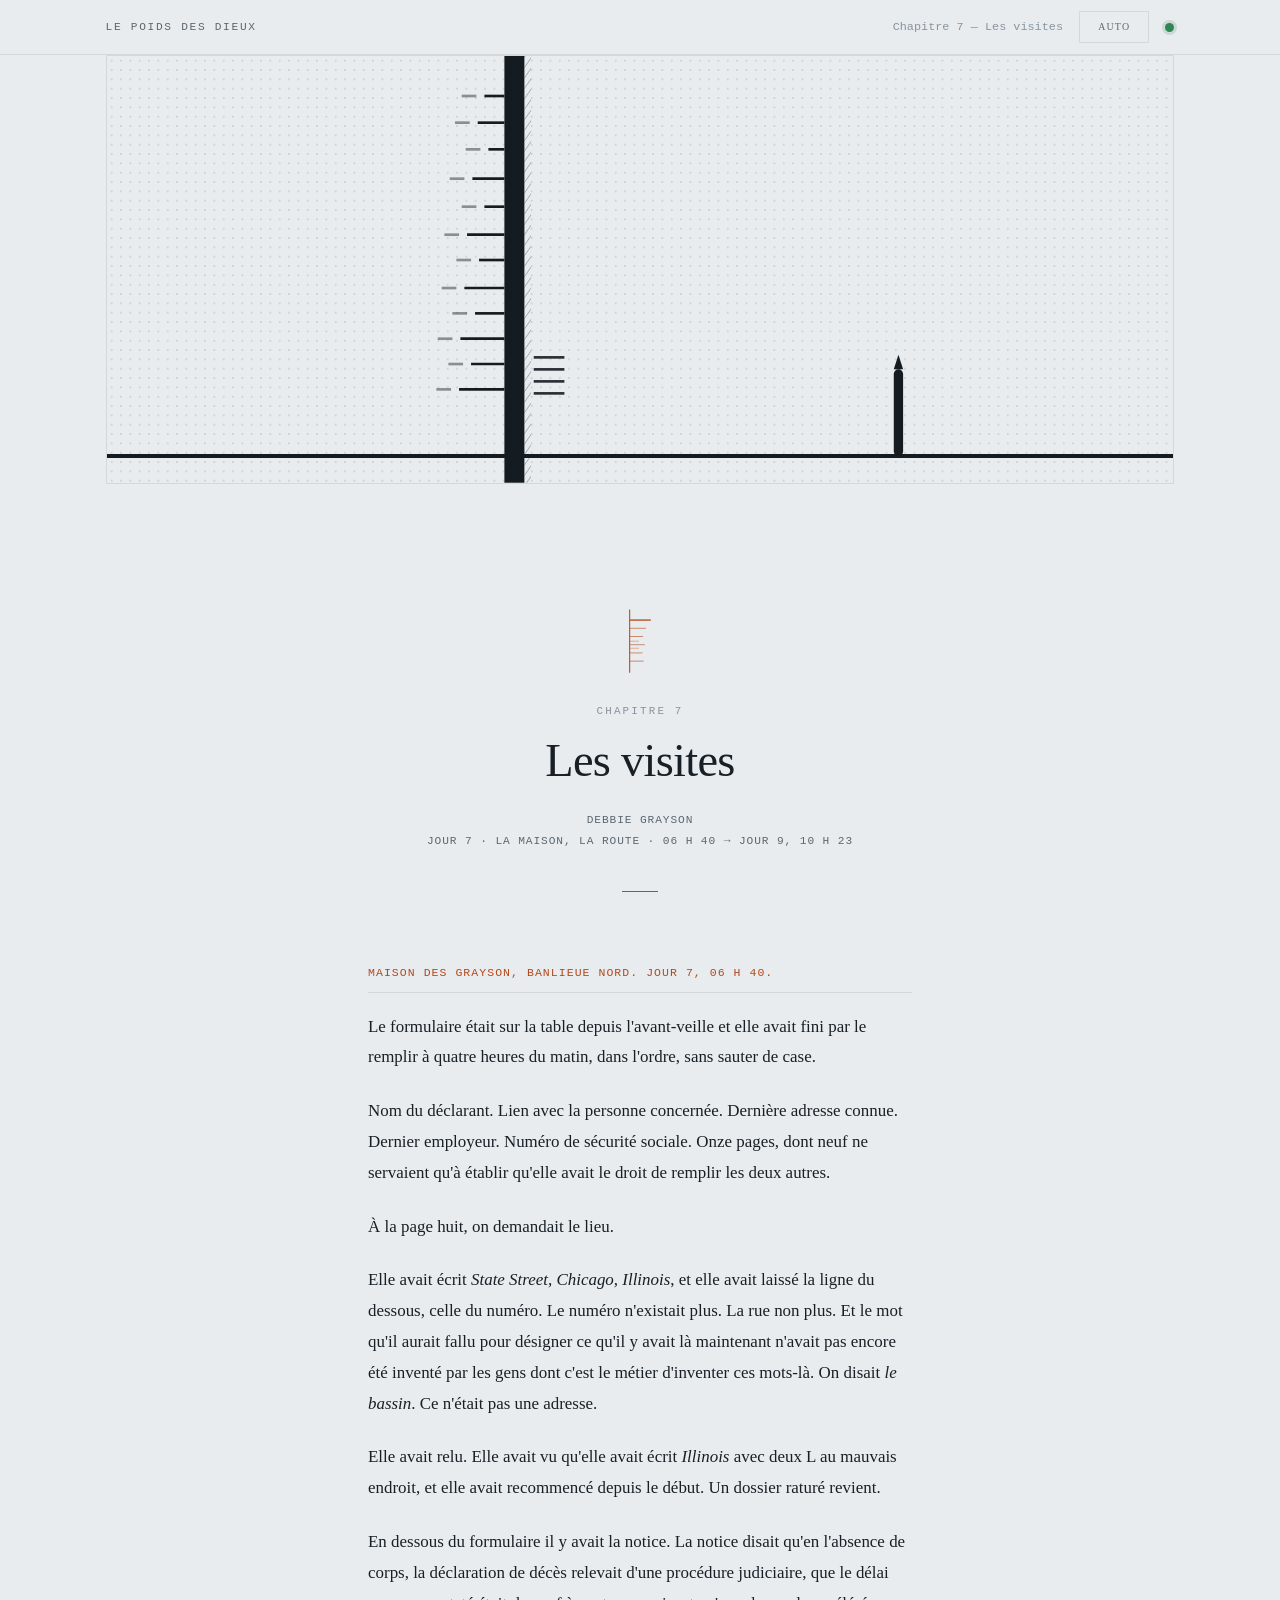
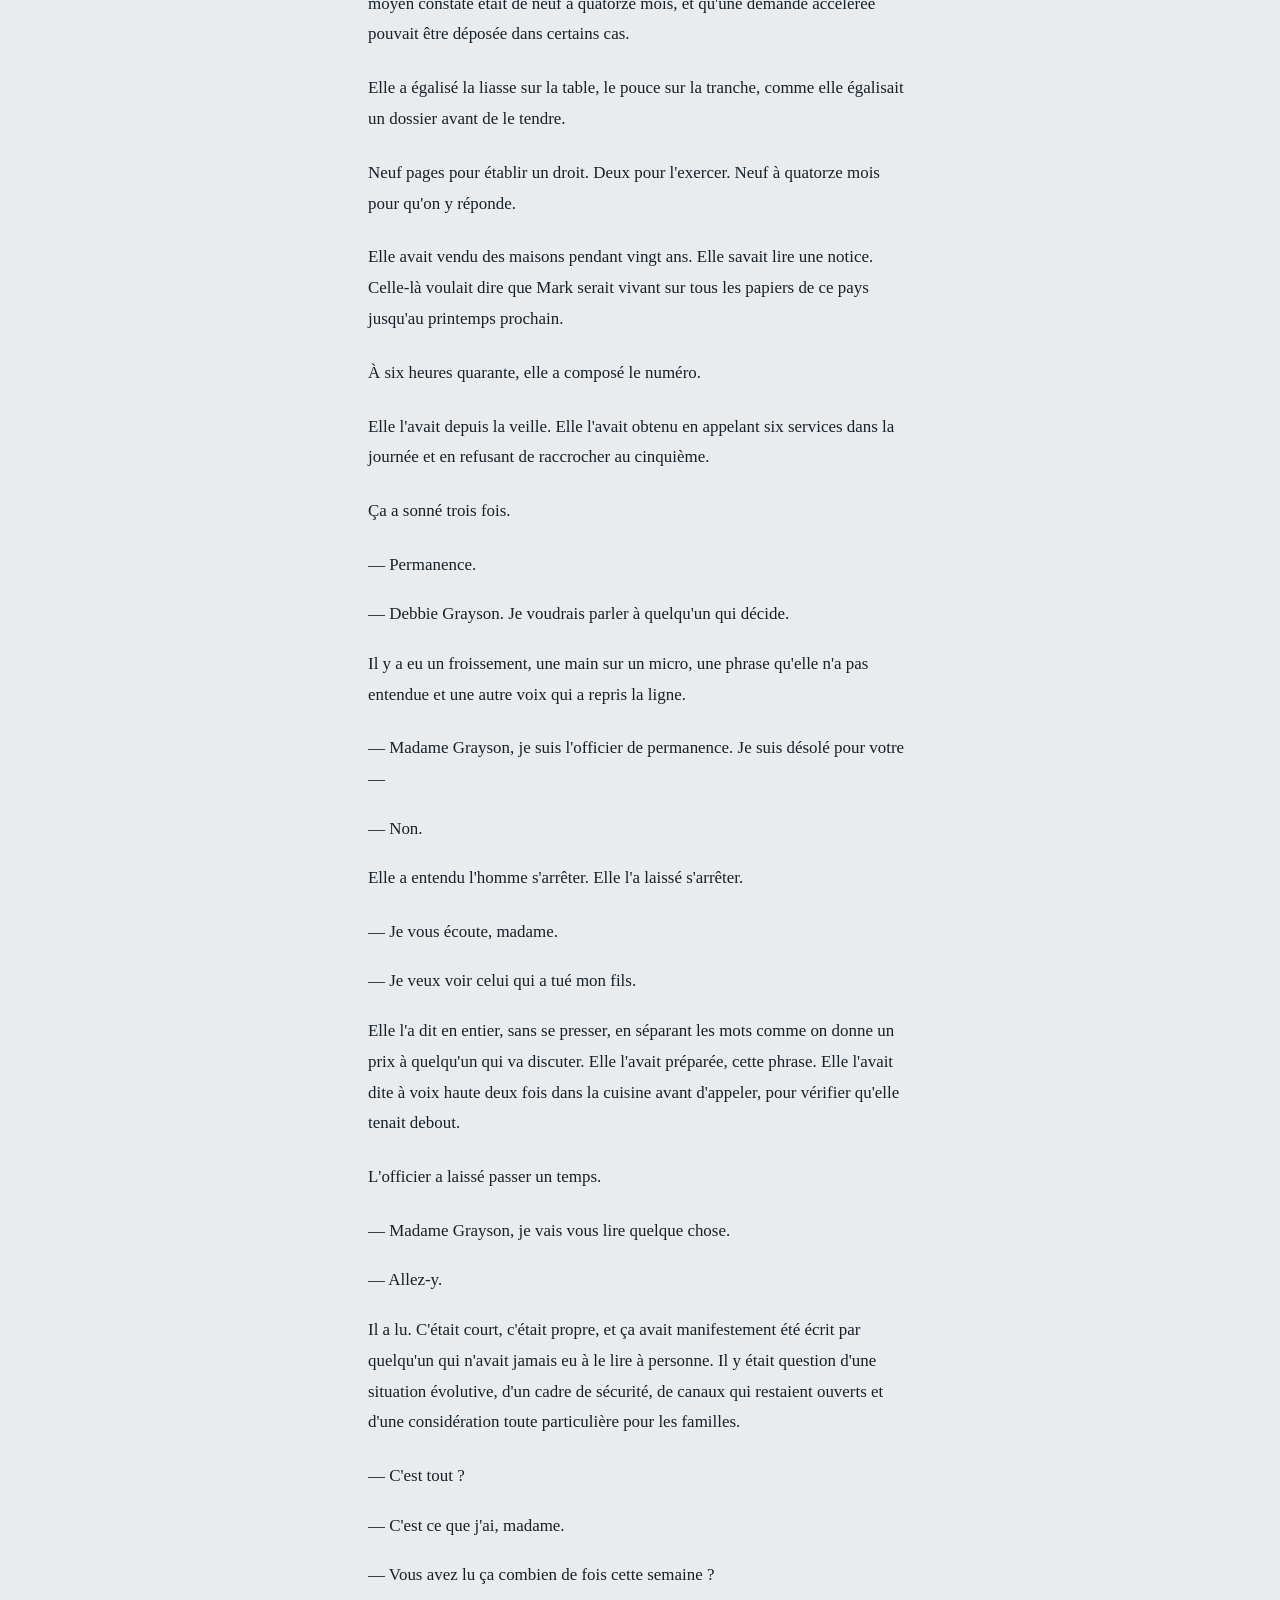
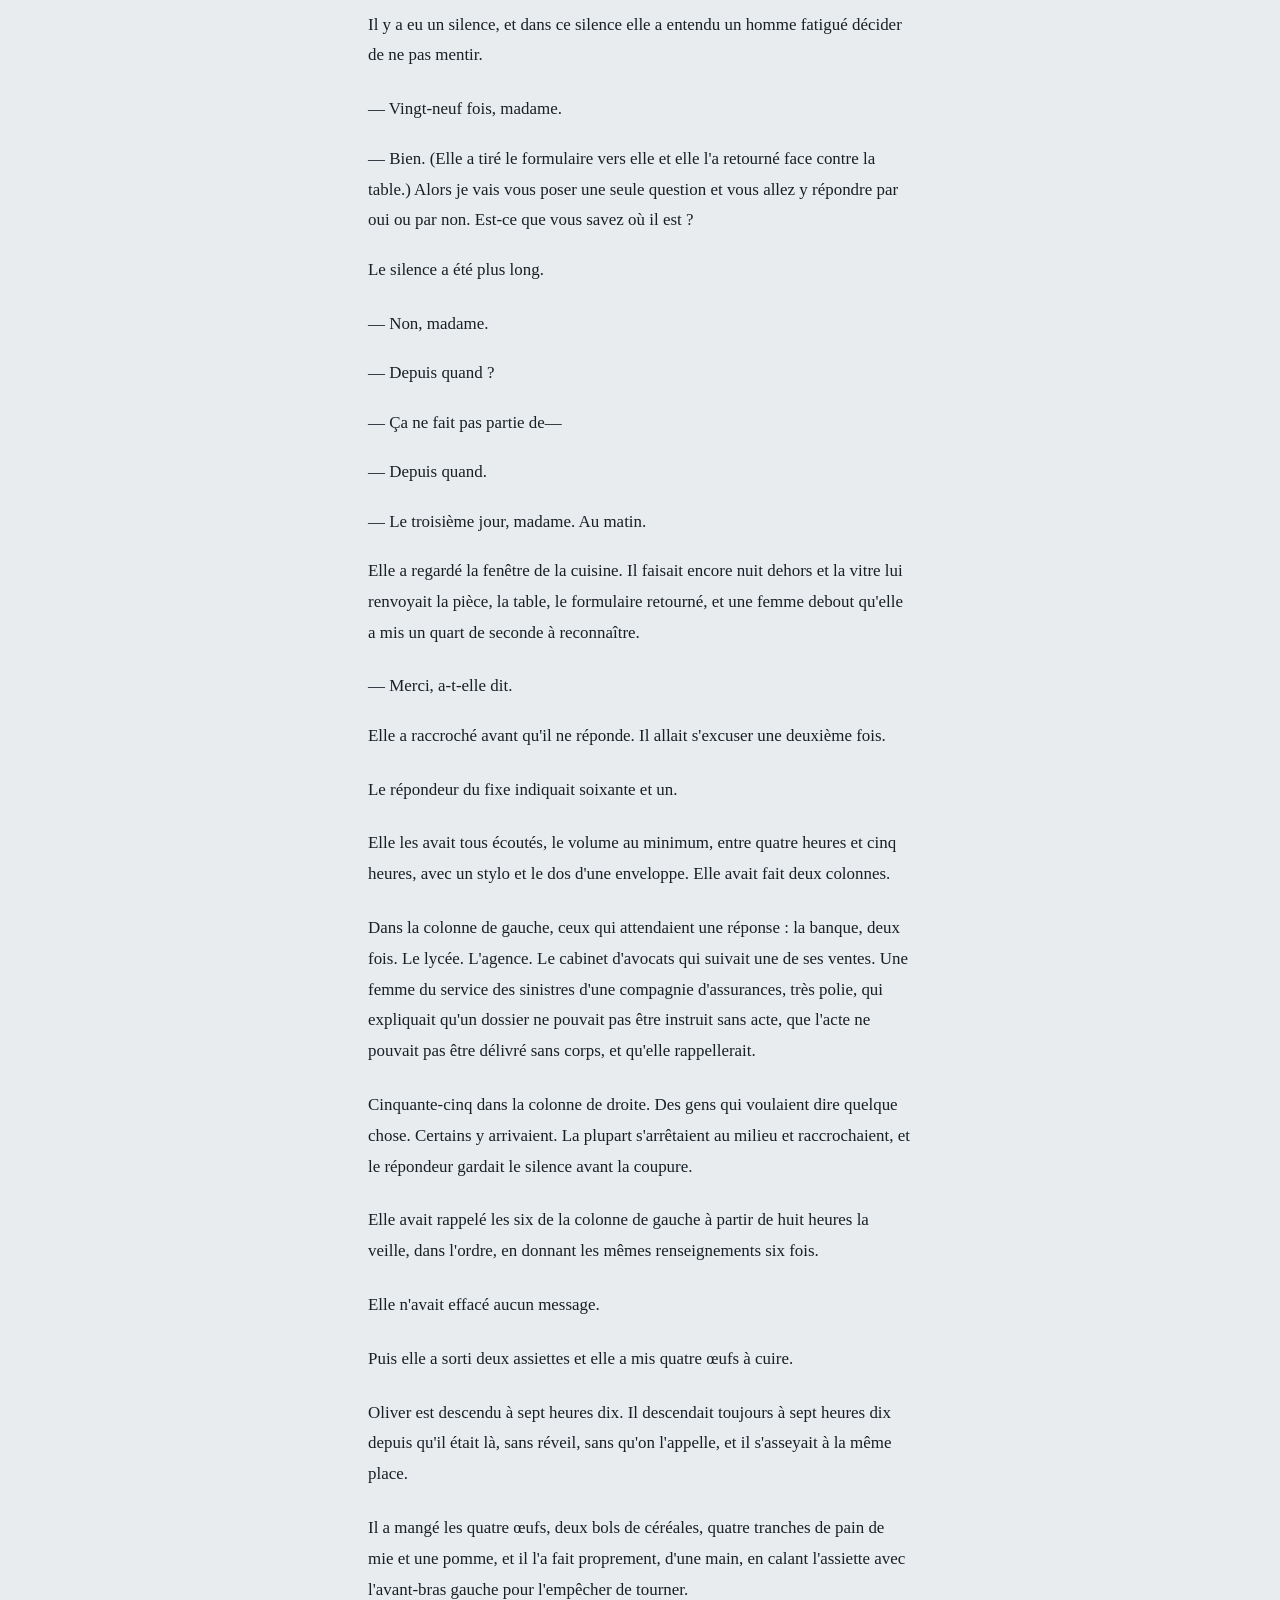
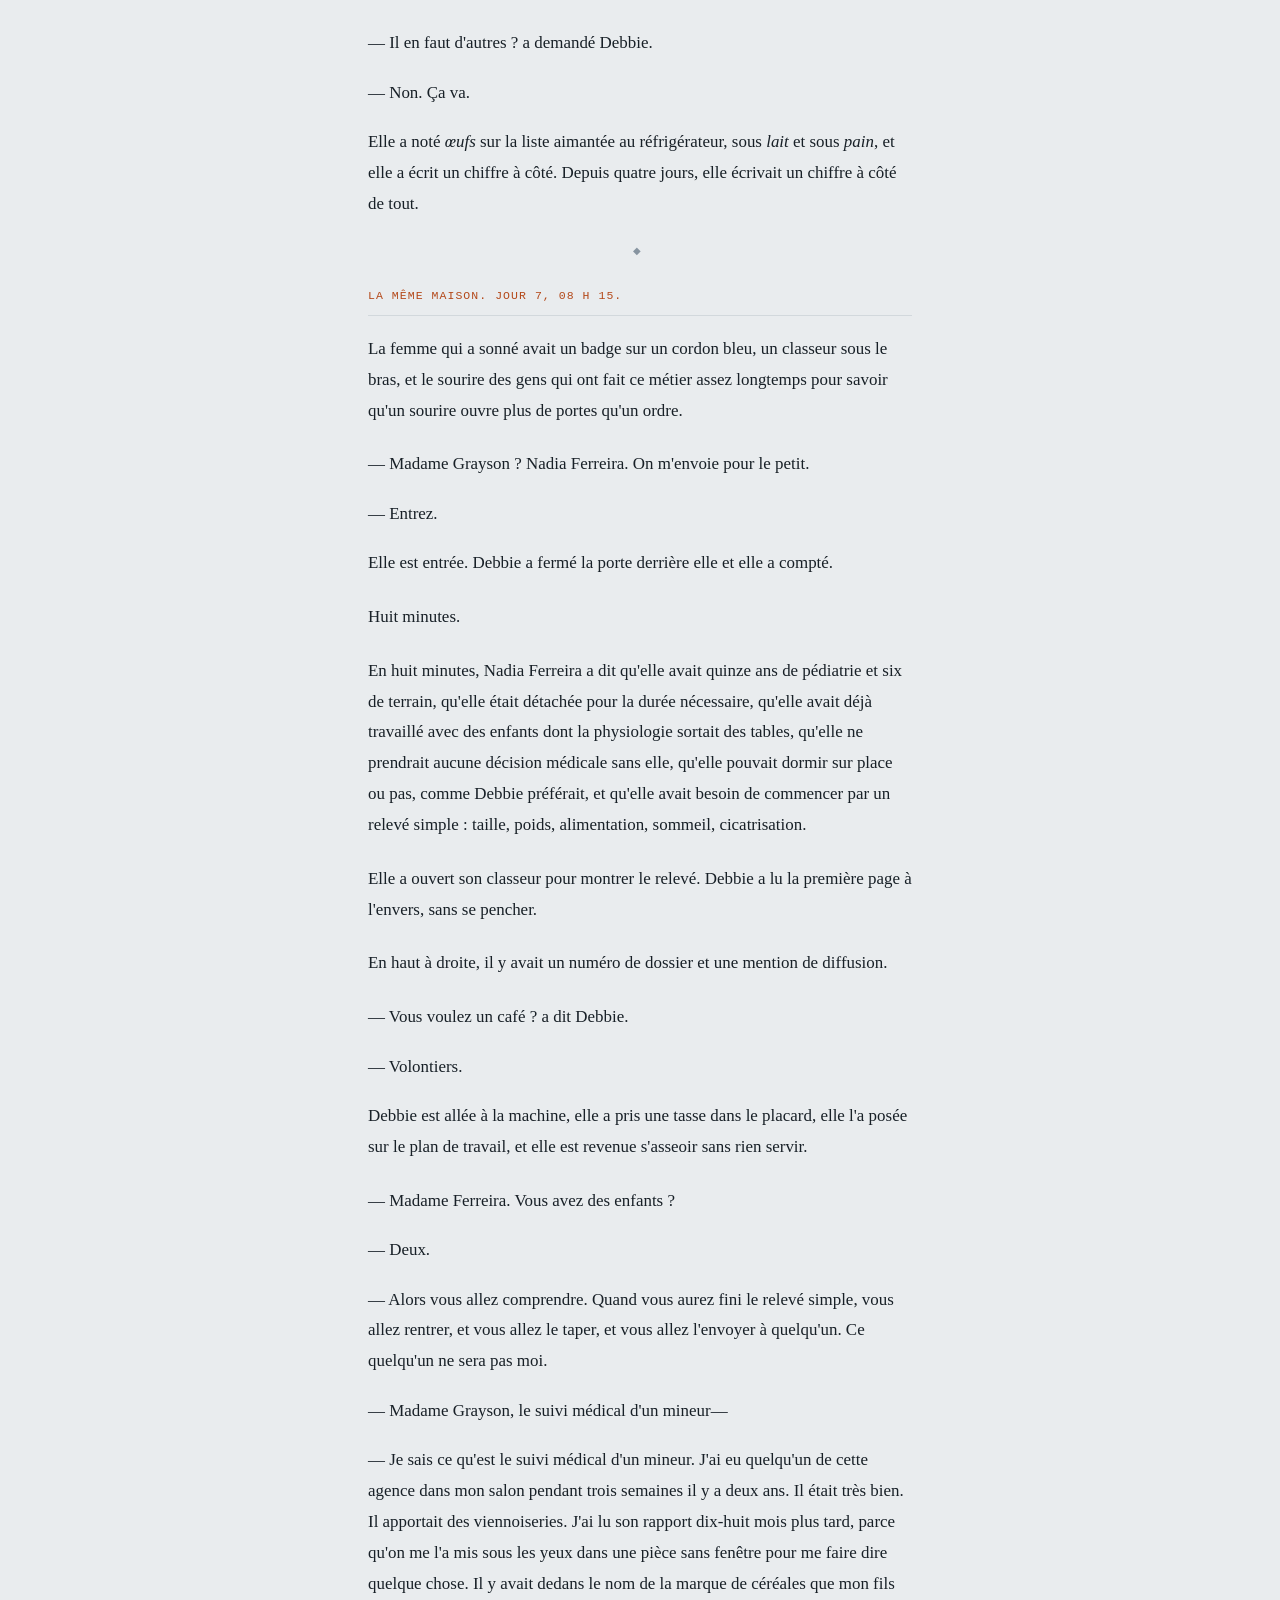
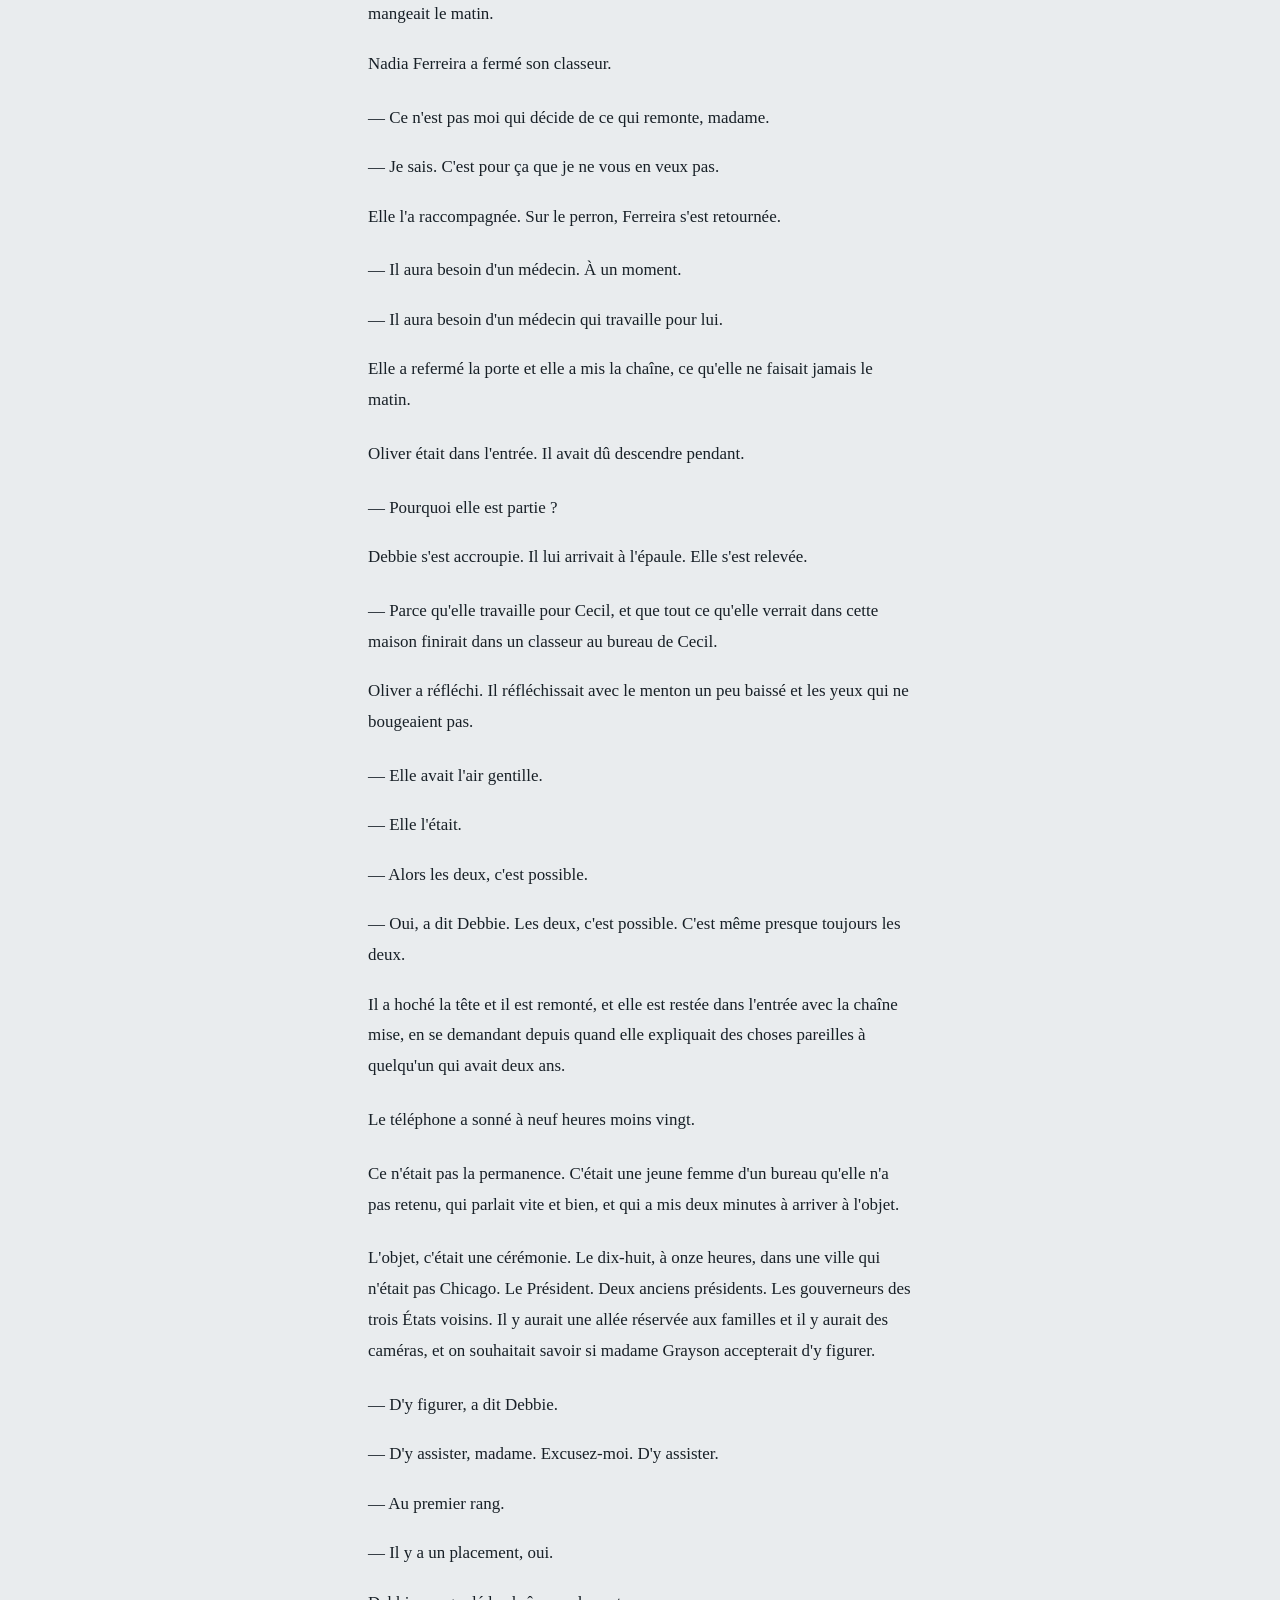
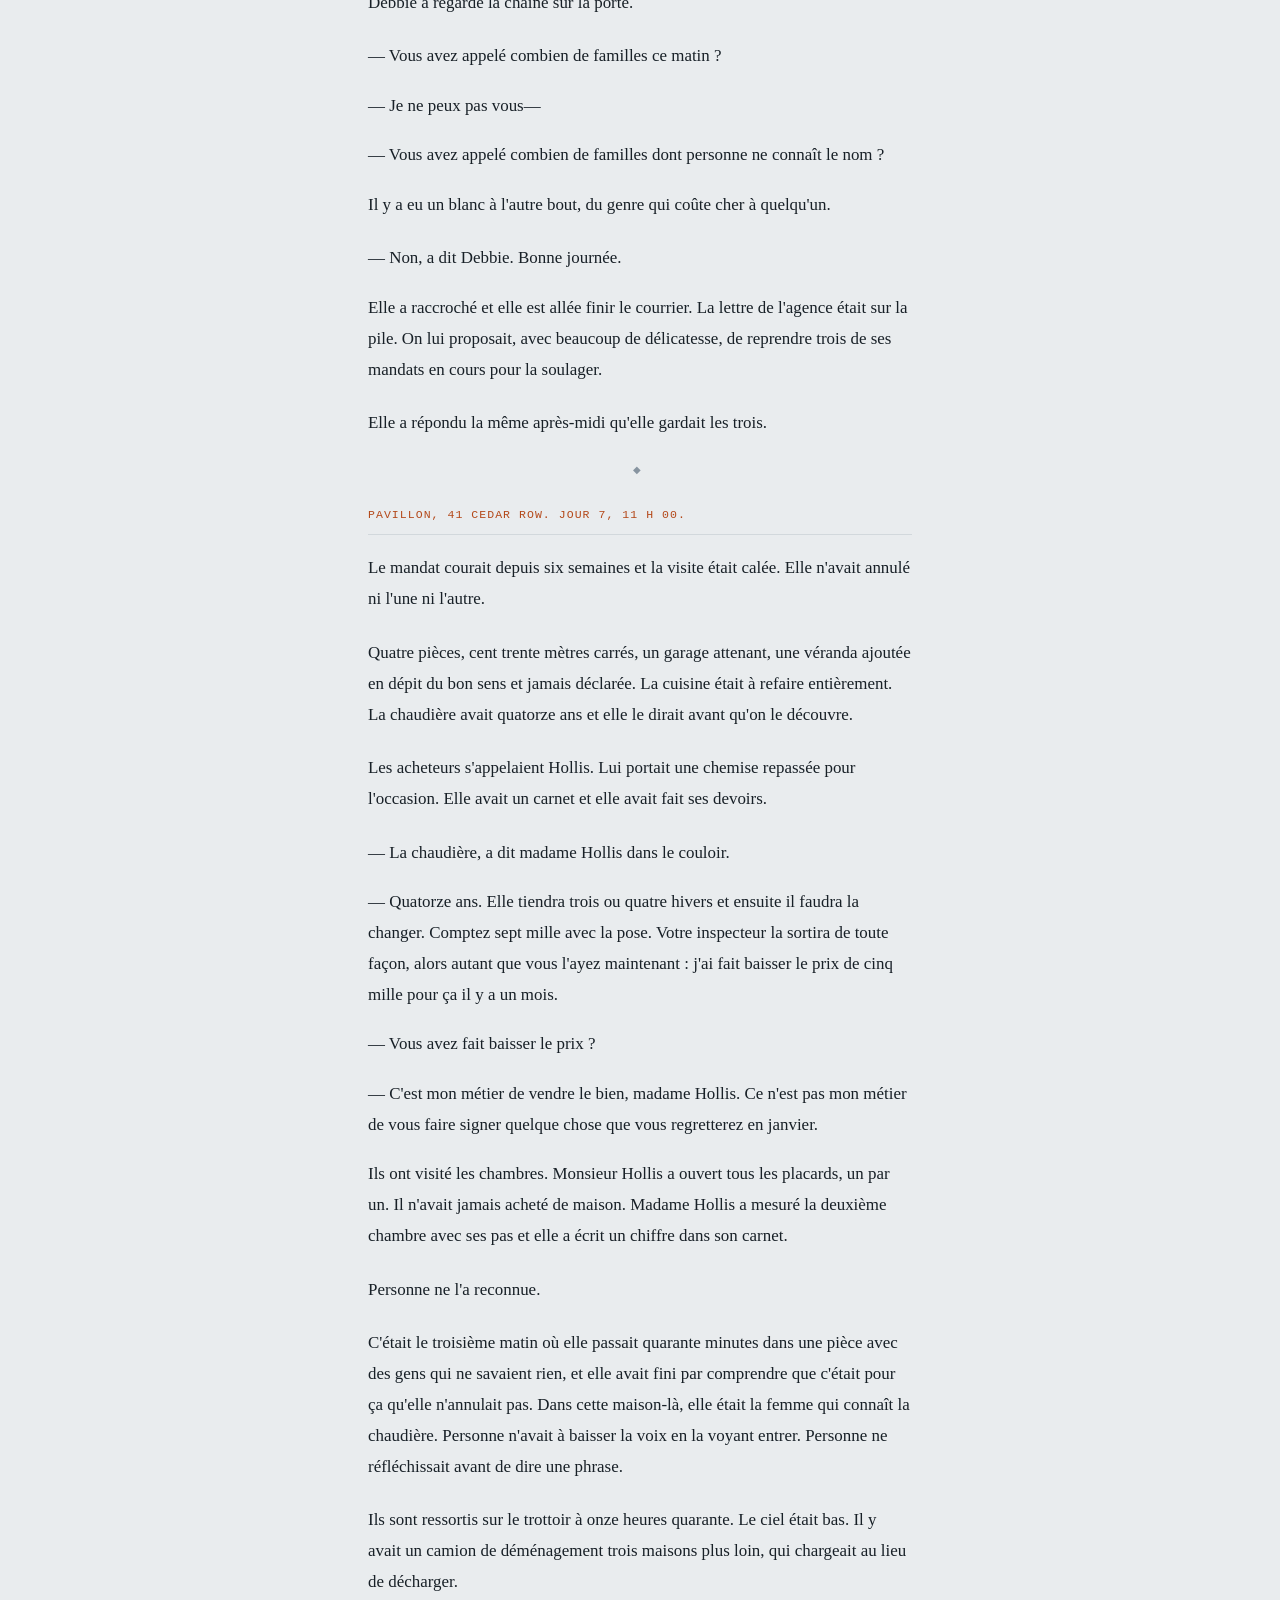
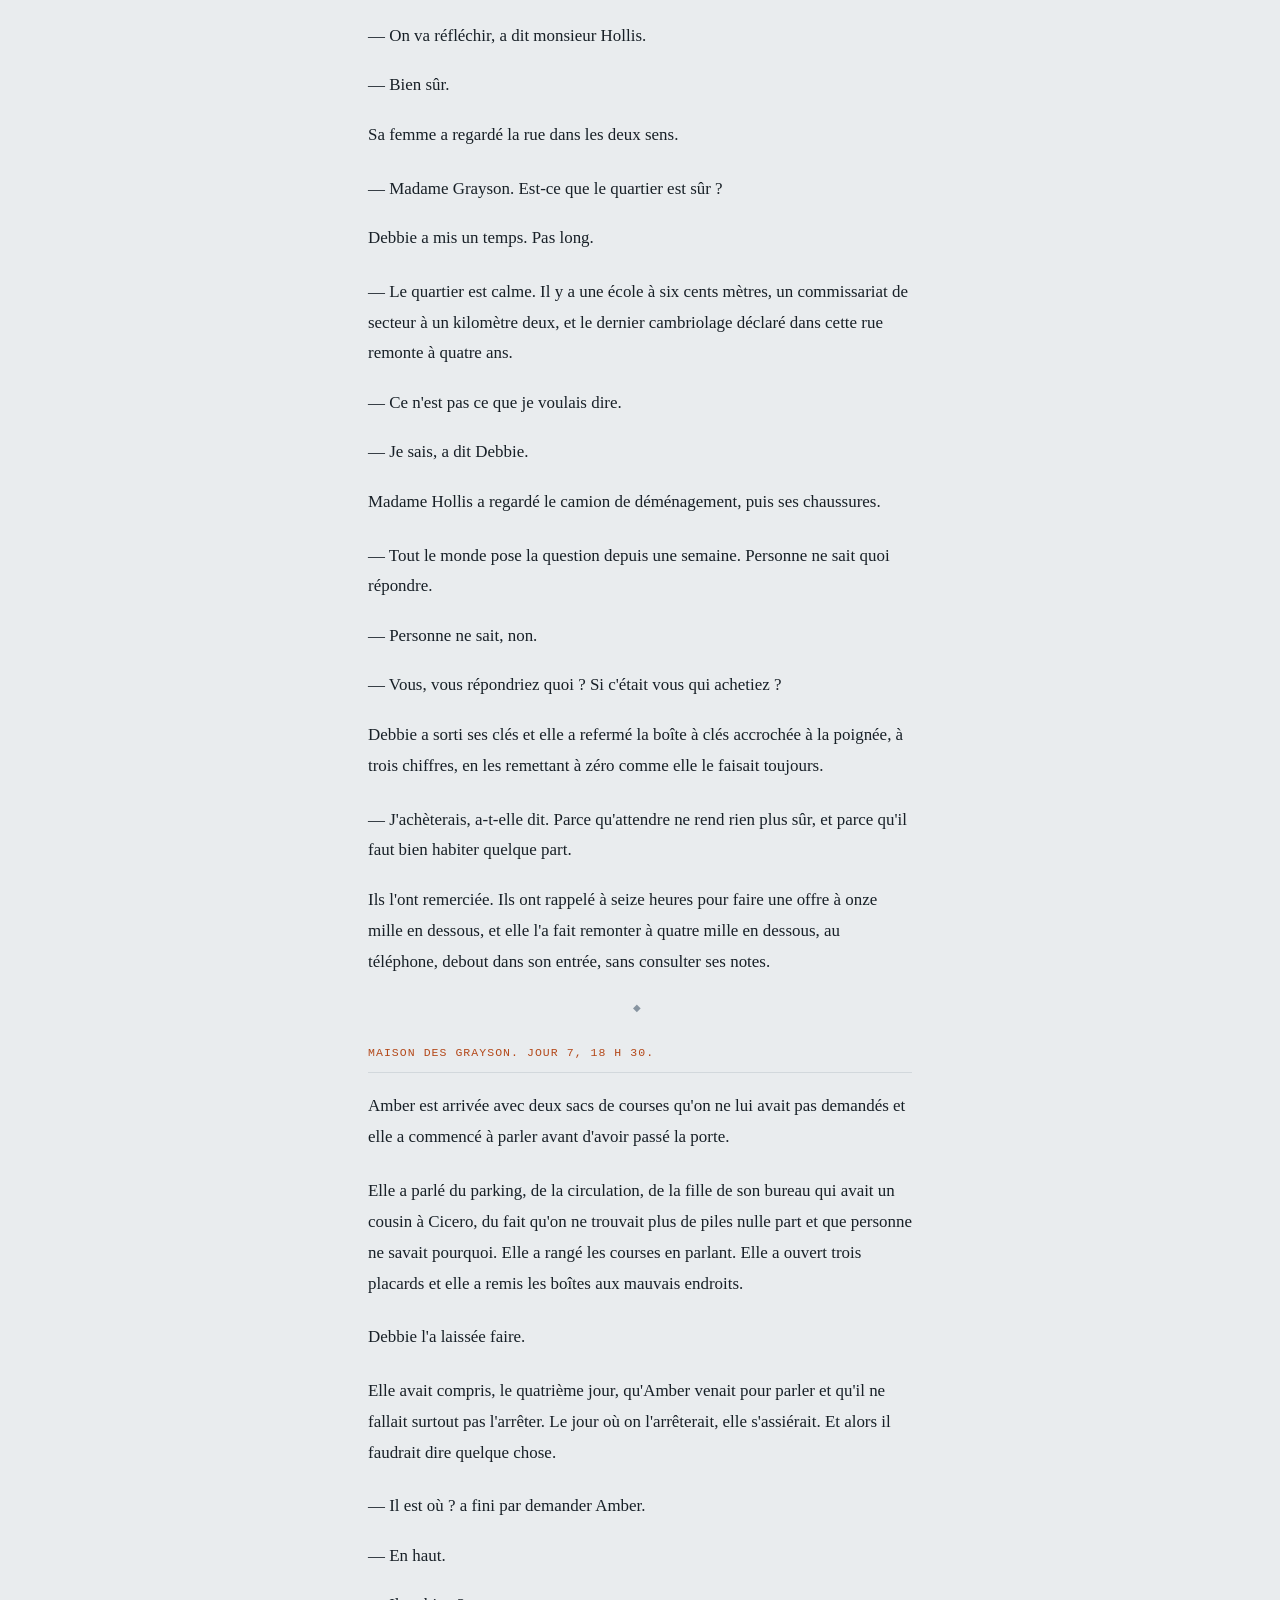
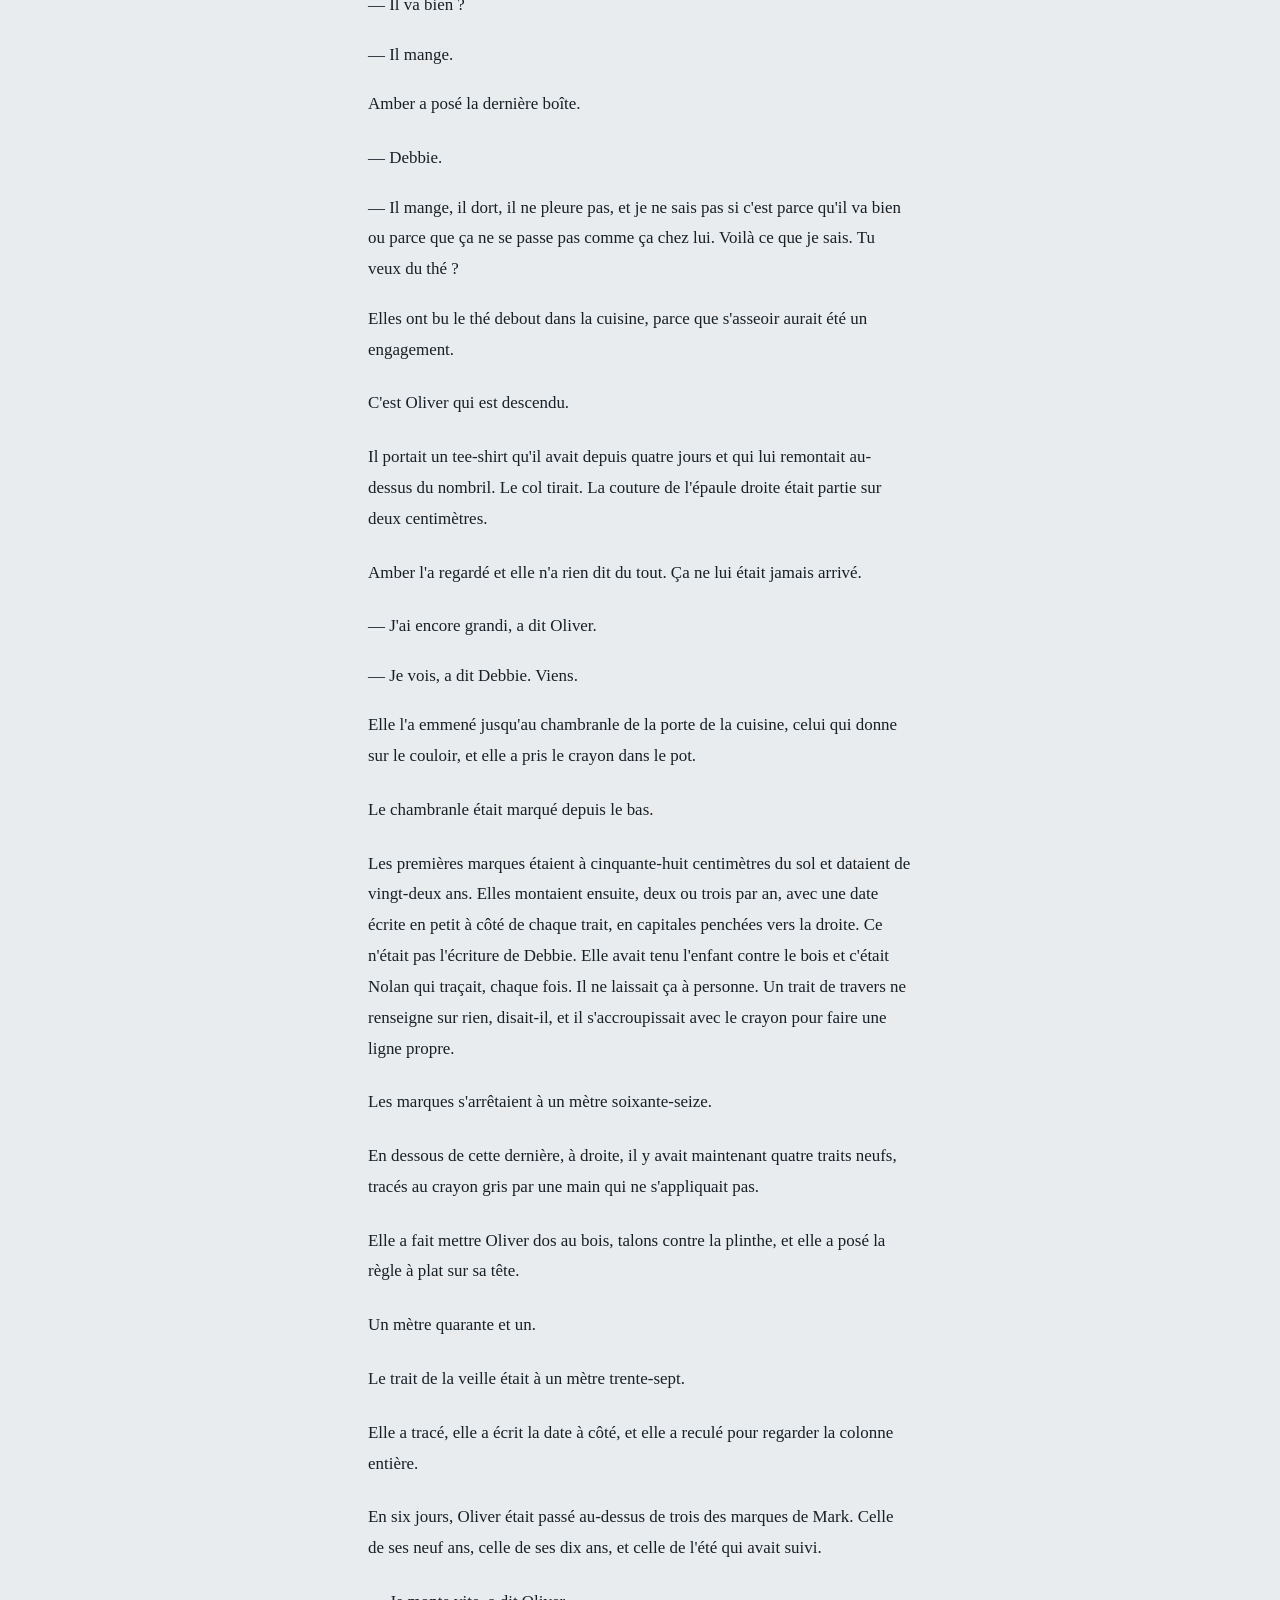
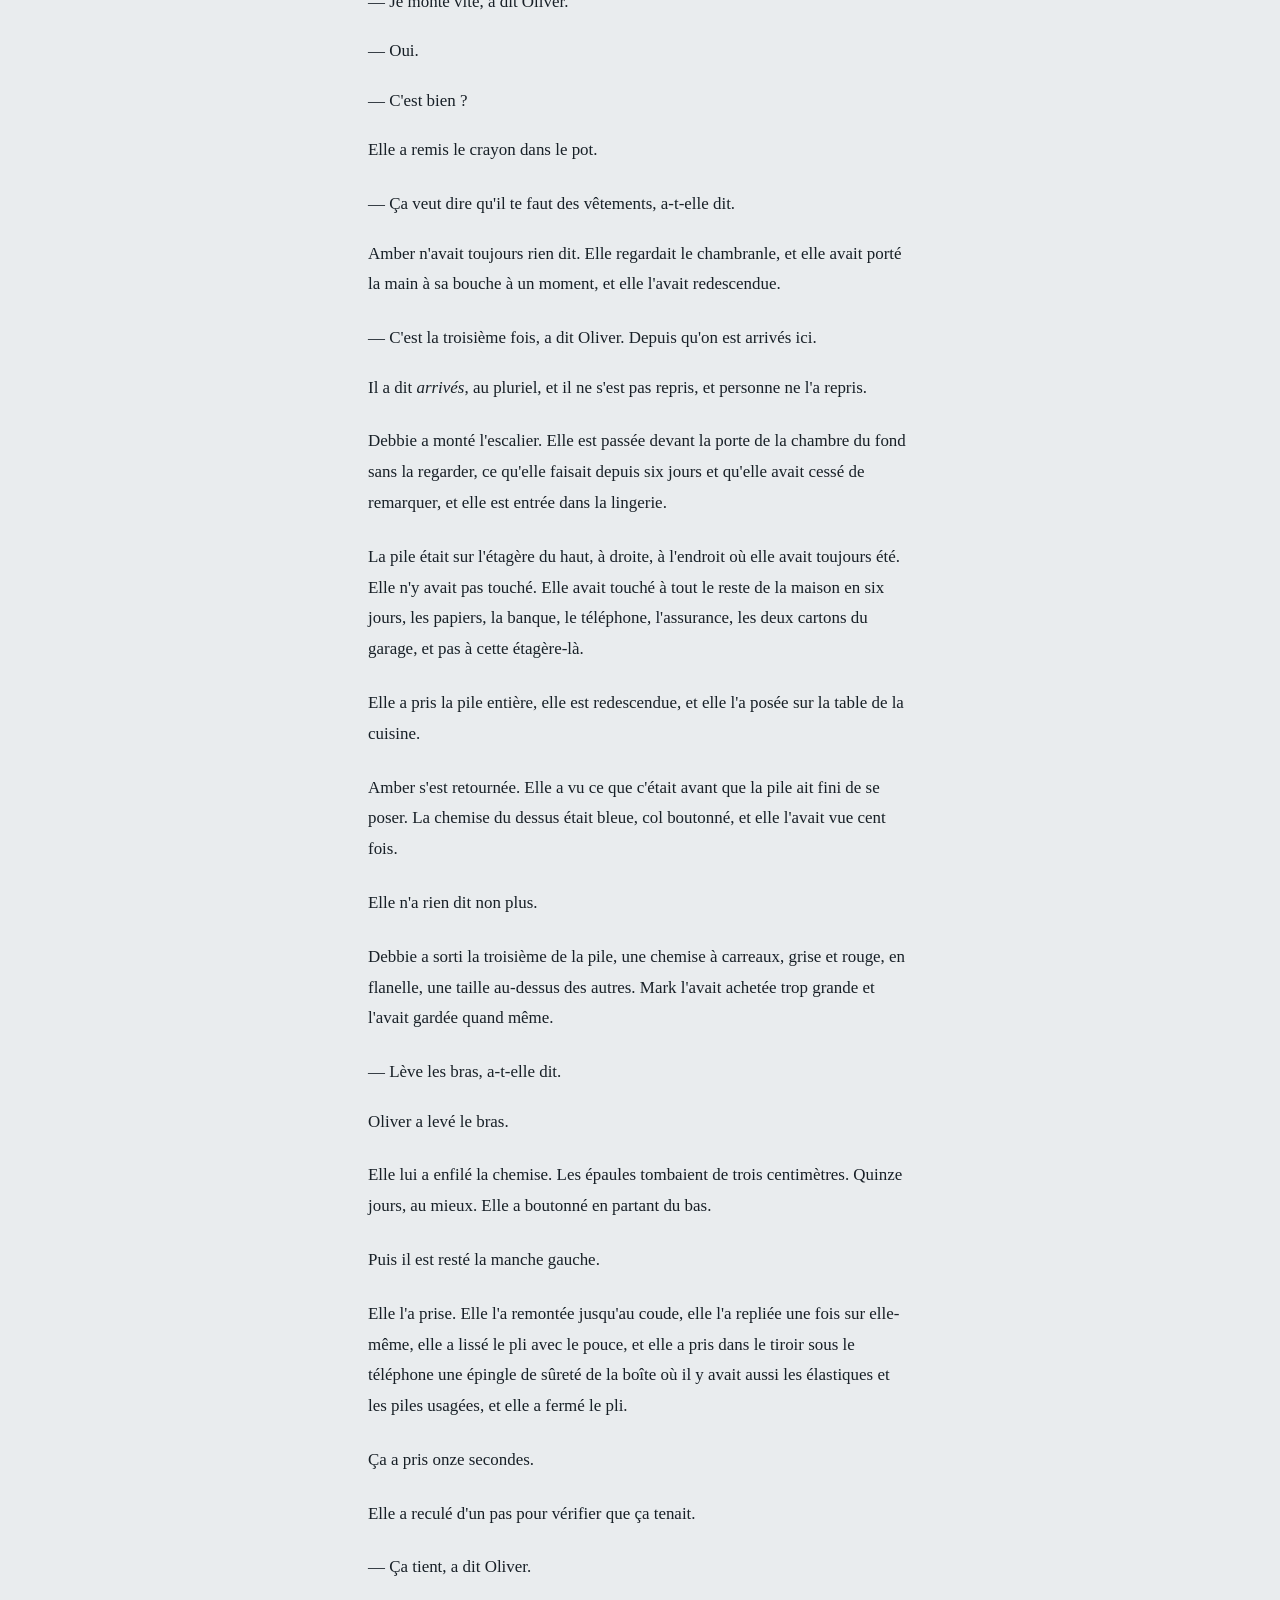
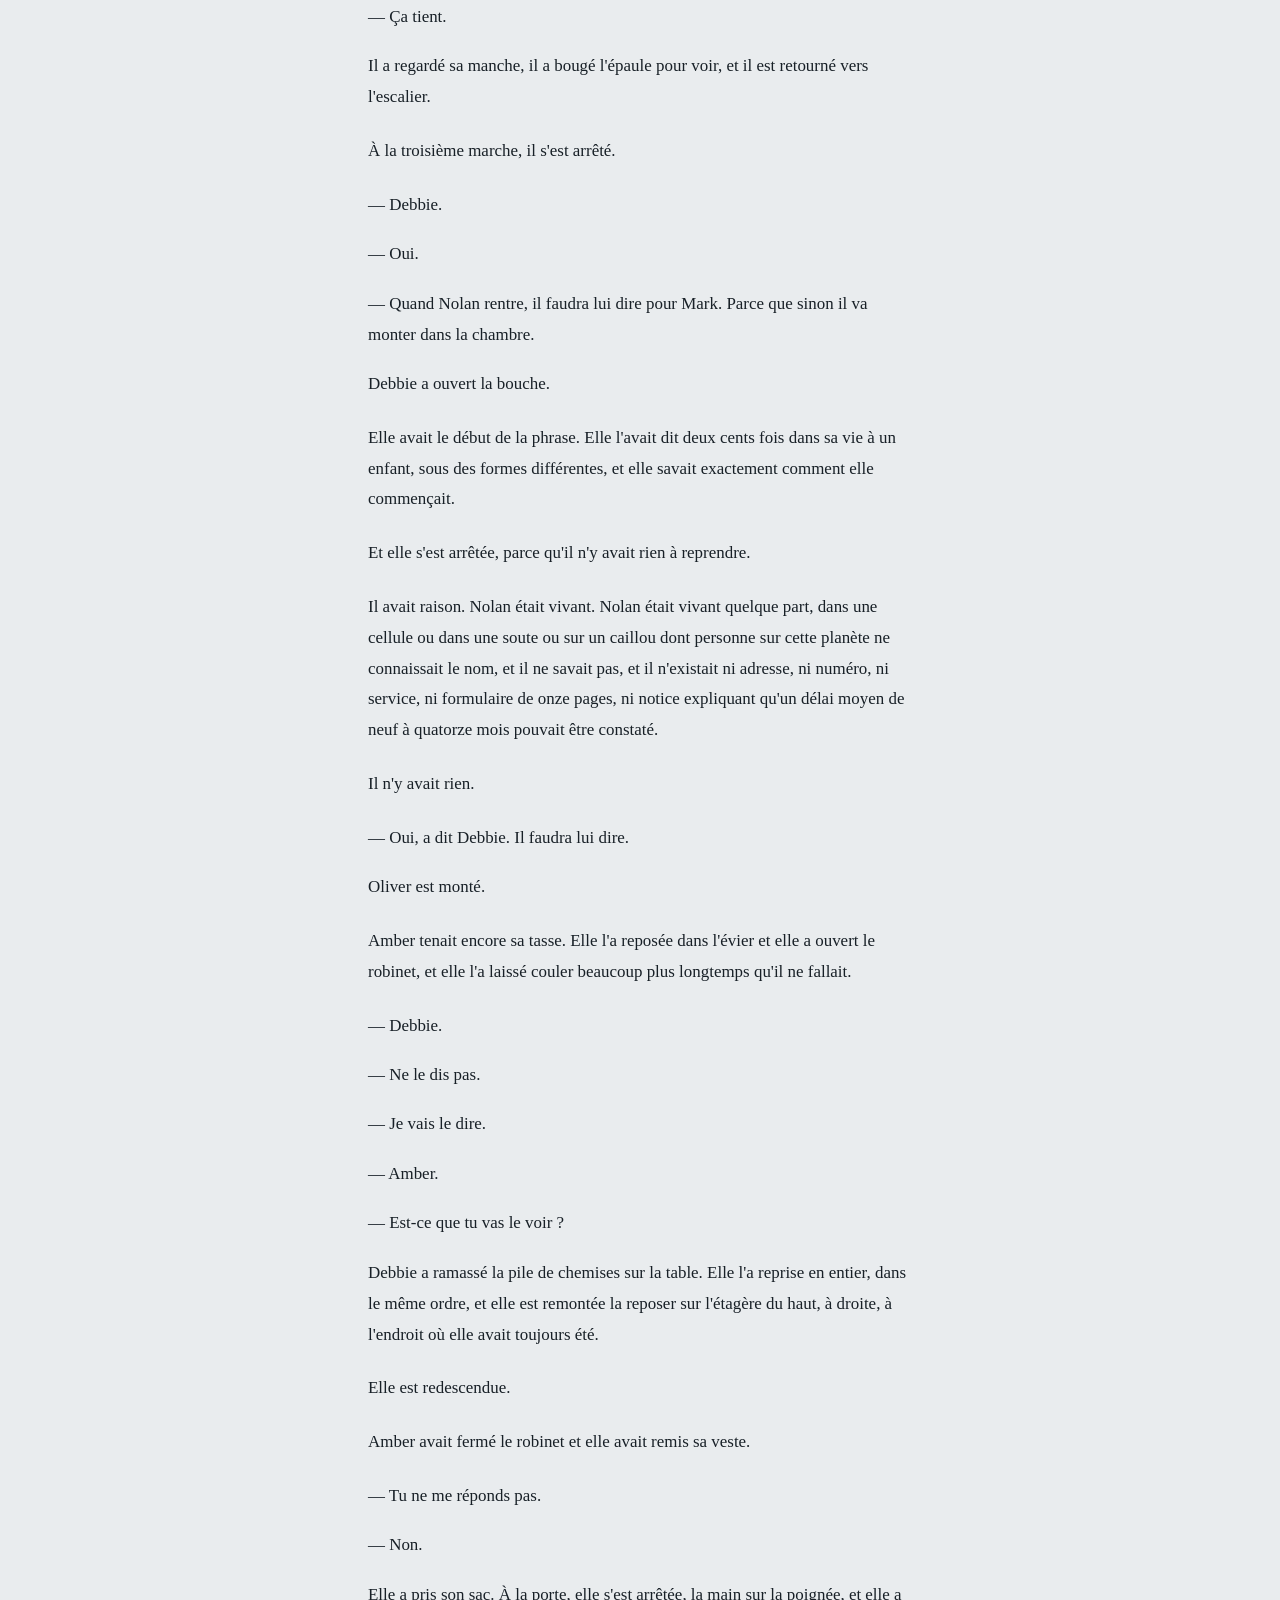
<file: docs/chapitres/07-les-visites.html>
<!doctype html>
<html lang="fr">
<head>
<meta charset="utf-8"/>
<meta name="viewport" content="width=device-width,initial-scale=1"/>
<title>Chapitre 7 — Les visites | Le Poids des dieux</title>
<meta name="description" content="Le formulaire était sur la table depuis l&#x27;avant-veille et elle avait fini par le remplir à quatre heures du matin, dans l&#x27;ordre, sans sauter de case."/>
<link rel="canonical" href="https://saniadamou14.github.io/Confrontation/chapitres/07-les-visites.html"/>
<link rel="icon" type="image/svg+xml" href="../assets/favicon.svg"/>
<meta property="og:type" content="article"/>
<meta property="og:site_name" content="Le Poids des dieux"/>
<meta property="og:locale" content="fr_FR"/>
<meta property="og:title" content="Chapitre 7 — Les visites | Le Poids des dieux"/>
<meta property="og:description" content="Le formulaire était sur la table depuis l&#x27;avant-veille et elle avait fini par le remplir à quatre heures du matin, dans l&#x27;ordre, sans sauter de case."/>
<meta property="og:url" content="https://saniadamou14.github.io/Confrontation/chapitres/07-les-visites.html"/>
<meta property="og:image" content="https://saniadamou14.github.io/Confrontation/assets/og.png"/>
<meta property="og:image:width" content="1200"/>
<meta property="og:image:height" content="630"/>
<meta name="twitter:card" content="summary_large_image"/>
<meta name="twitter:title" content="Chapitre 7 — Les visites | Le Poids des dieux"/>
<meta name="twitter:description" content="Le formulaire était sur la table depuis l&#x27;avant-veille et elle avait fini par le remplir à quatre heures du matin, dans l&#x27;ordre, sans sauter de case."/>
<meta name="twitter:image" content="https://saniadamou14.github.io/Confrontation/assets/og.png"/>
<meta name="theme-color" content="#0E1418" media="(prefers-color-scheme:dark)"/>
<meta name="theme-color" content="#E9ECEE" media="(prefers-color-scheme:light)"/>
<script>try{var t=localStorage.getItem('pdd:theme');
if(t&&t!=='auto')document.documentElement.setAttribute('data-theme',t);}catch(e){}</script>
<link rel="stylesheet" href="../css/style.css"/>
</head>
<body>
<a class="evite" href="#contenu">Aller au contenu</a>
<div class="barre"><div class="enveloppe barre-i">
<a class="marque mono" href="../index.html">Le Poids des dieux</a>
<span class="barre-titre mono">Chapitre 7 — Les visites</span>
<button class="theme mono" id="theme" type="button"
  aria-label="Changer de thème">Auto</button>
<span class="lampe" title="State &amp; Madison — cycle de 64 secondes"></span>
</div><div class="jauge" id="jauge"></div></div>
<main id="contenu"><div class="enveloppe">
<article data-chapitre="7" data-url="chapitres/07-les-visites.html" data-titre="Les visites">
<div class="planche planche-chap"><svg xmlns="http://www.w3.org/2000/svg" viewBox="0 0 1600 640" preserveAspectRatio="xMidYMid slice" role="img"><defs><pattern id="t1" width="14" height="14" patternUnits="userSpaceOnUse"><circle cx="7" cy="7" r="1.1" fill="var(--pl-ink)"/></pattern><pattern id="t2" width="10" height="10" patternUnits="userSpaceOnUse"><circle cx="5" cy="5" r="1.5" fill="var(--pl-ink)"/></pattern><pattern id="t3" width="7" height="7" patternUnits="userSpaceOnUse"><circle cx="3.5" cy="3.5" r="1.8" fill="var(--pl-ink)"/></pattern><pattern id="hach" width="9" height="9" patternUnits="userSpaceOnUse" patternTransform="rotate(35)"><line x1="0" y1="0" x2="0" y2="9" stroke="var(--pl-ink)" stroke-width="1.6"/></pattern><linearGradient id="fondu" x1="0" y1="0" x2="0" y2="1"><stop offset="0" stop-color="var(--pl-ink)" stop-opacity="0"/><stop offset="1" stop-color="var(--pl-ink)" stop-opacity="1"/></linearGradient></defs><rect width="100%" height="100%" fill="var(--pl-paper)"/><rect x="0" y="0" width="1600" height="640" fill="url(#t1)" opacity="0.28"/><rect x="596" y="0" width="30" height="640" fill="var(--pl-ink)"/><rect x="626" y="0" width="10" height="640" fill="url(#hach)" opacity=".5"/><line x1="566" y1="60" x2="596" y2="60" stroke="var(--pl-ink)" stroke-width="4"/><rect x="532" y="58" width="22" height="4" fill="var(--pl-ink)" opacity=".45"/><line x1="556" y1="100" x2="596" y2="100" stroke="var(--pl-ink)" stroke-width="4"/><rect x="522" y="98" width="22" height="4" fill="var(--pl-ink)" opacity=".45"/><line x1="572" y1="140" x2="596" y2="140" stroke="var(--pl-ink)" stroke-width="4"/><rect x="538" y="138" width="22" height="4" fill="var(--pl-ink)" opacity=".45"/><line x1="548" y1="184" x2="596" y2="184" stroke="var(--pl-ink)" stroke-width="4"/><rect x="514" y="182" width="22" height="4" fill="var(--pl-ink)" opacity=".45"/><line x1="566" y1="226" x2="596" y2="226" stroke="var(--pl-ink)" stroke-width="4"/><rect x="532" y="224" width="22" height="4" fill="var(--pl-ink)" opacity=".45"/><line x1="540" y1="268" x2="596" y2="268" stroke="var(--pl-ink)" stroke-width="4"/><rect x="506" y="266" width="22" height="4" fill="var(--pl-ink)" opacity=".45"/><line x1="558" y1="306" x2="596" y2="306" stroke="var(--pl-ink)" stroke-width="4"/><rect x="524" y="304" width="22" height="4" fill="var(--pl-ink)" opacity=".45"/><line x1="536" y1="348" x2="596" y2="348" stroke="var(--pl-ink)" stroke-width="4"/><rect x="502" y="346" width="22" height="4" fill="var(--pl-ink)" opacity=".45"/><line x1="552" y1="386" x2="596" y2="386" stroke="var(--pl-ink)" stroke-width="4"/><rect x="518" y="384" width="22" height="4" fill="var(--pl-ink)" opacity=".45"/><line x1="530" y1="424" x2="596" y2="424" stroke="var(--pl-ink)" stroke-width="4"/><rect x="496" y="422" width="22" height="4" fill="var(--pl-ink)" opacity=".45"/><line x1="546" y1="462" x2="596" y2="462" stroke="var(--pl-ink)" stroke-width="4"/><rect x="512" y="460" width="22" height="4" fill="var(--pl-ink)" opacity=".45"/><line x1="528" y1="500" x2="596" y2="500" stroke="var(--pl-ink)" stroke-width="4"/><rect x="494" y="498" width="22" height="4" fill="var(--pl-ink)" opacity=".45"/><line x1="640" y1="452" x2="686" y2="452" stroke="var(--pl-ink)" stroke-width="4" opacity=".9"/><line x1="640" y1="470" x2="686" y2="470" stroke="var(--pl-ink)" stroke-width="4" opacity=".9"/><line x1="640" y1="488" x2="686" y2="488" stroke="var(--pl-ink)" stroke-width="4" opacity=".9"/><line x1="640" y1="506" x2="686" y2="506" stroke="var(--pl-ink)" stroke-width="4" opacity=".9"/><line x1="0" y1="600" x2="1600" y2="600" stroke="var(--pl-ink)" stroke-width="6"/><rect x="1180" y="470" width="14" height="130" rx="7" fill="var(--pl-ink)"/><path d="M1180 470 l7 -22 l7 22 z" fill="var(--pl-ink)"/></svg></div>
<div class="colonne">
<header class="chap-tete">
<div class="embleme"><svg viewBox="0 0 120 120" fill="none" stroke="currentColor" stroke-width="1.5" aria-hidden="true">
<line x1="42" y1="6" x2="42" y2="114" stroke-width="2"/>
<g opacity=".75"><line x1="42" y1="94" x2="66" y2="94"/><line x1="42" y1="80" x2="64" y2="80"/>
<line x1="42" y1="66" x2="68" y2="66"/><line x1="42" y1="52" x2="65" y2="52"/>
<line x1="42" y1="38" x2="70" y2="38"/></g>
<line x1="42" y1="24" x2="78" y2="24" stroke-width="2.5"/>
<g opacity=".45"><line x1="42" y1="72" x2="58" y2="72"/><line x1="42" y1="60" x2="58" y2="60"/></g></svg></div>
<p class="num mono">Chapitre 7</p>
<h1>Les visites</h1>
<p class="sit mono">Debbie Grayson<br/>Jour 7 · La maison, la route · 06 h 40 → jour 9, 10 h 23</p>
<div class="filet"></div>
</header>
<div class="prose"><p class="situation">Maison des Grayson, banlieue nord. Jour 7, 06 h 40.</p>
<p>Le formulaire était sur la table depuis l'avant-veille et elle avait fini par le remplir à quatre heures du matin, dans l'ordre, sans sauter de case.</p>
<p>Nom du déclarant. Lien avec la personne concernée. Dernière adresse connue. Dernier employeur. Numéro de sécurité sociale. Onze pages, dont neuf ne servaient qu'à établir qu'elle avait le droit de remplir les deux autres.</p>
<p>À la page huit, on demandait le lieu.</p>
<p>Elle avait écrit <em>State Street, Chicago, Illinois</em>, et elle avait laissé la ligne du dessous, celle du numéro. Le numéro n'existait plus. La rue non plus. Et le mot qu'il aurait fallu pour désigner ce qu'il y avait là maintenant n'avait pas encore été inventé par les gens dont c'est le métier d'inventer ces mots-là. On disait <em>le bassin</em>. Ce n'était pas une adresse.</p>
<p>Elle avait relu. Elle avait vu qu'elle avait écrit <em>Illinois</em> avec deux L au mauvais endroit, et elle avait recommencé depuis le début. Un dossier raturé revient.</p>
<p>En dessous du formulaire il y avait la notice. La notice disait qu'en l'absence de corps, la déclaration de décès relevait d'une procédure judiciaire, que le délai moyen constaté était de neuf à quatorze mois, et qu'une demande accélérée pouvait être déposée dans certains cas.</p>
<p>Elle a égalisé la liasse sur la table, le pouce sur la tranche, comme elle égalisait un dossier avant de le tendre.</p>
<p>Neuf pages pour établir un droit. Deux pour l'exercer. Neuf à quatorze mois pour qu'on y réponde.</p>
<p>Elle avait vendu des maisons pendant vingt ans. Elle savait lire une notice. Celle-là voulait dire que Mark serait vivant sur tous les papiers de ce pays jusqu'au printemps prochain.</p>
<p>À six heures quarante, elle a composé le numéro.</p>
<p>Elle l'avait depuis la veille. Elle l'avait obtenu en appelant six services dans la journée et en refusant de raccrocher au cinquième.</p>
<p>Ça a sonné trois fois.</p>
<p class="replique">— Permanence.</p>
<p class="replique">— Debbie Grayson. Je voudrais parler à quelqu'un qui décide.</p>
<p>Il y a eu un froissement, une main sur un micro, une phrase qu'elle n'a pas entendue et une autre voix qui a repris la ligne.</p>
<p class="replique">— Madame Grayson, je suis l'officier de permanence. Je suis désolé pour votre—</p>
<p class="replique">— Non.</p>
<p>Elle a entendu l'homme s'arrêter. Elle l'a laissé s'arrêter.</p>
<p class="replique">— Je vous écoute, madame.</p>
<p class="replique">— Je veux voir celui qui a tué mon fils.</p>
<p>Elle l'a dit en entier, sans se presser, en séparant les mots comme on donne un prix à quelqu'un qui va discuter. Elle l'avait préparée, cette phrase. Elle l'avait dite à voix haute deux fois dans la cuisine avant d'appeler, pour vérifier qu'elle tenait debout.</p>
<p>L'officier a laissé passer un temps.</p>
<p class="replique">— Madame Grayson, je vais vous lire quelque chose.</p>
<p class="replique">— Allez-y.</p>
<p>Il a lu. C'était court, c'était propre, et ça avait manifestement été écrit par quelqu'un qui n'avait jamais eu à le lire à personne. Il y était question d'une situation évolutive, d'un cadre de sécurité, de canaux qui restaient ouverts et d'une considération toute particulière pour les familles.</p>
<p class="replique">— C'est tout ?</p>
<p class="replique">— C'est ce que j'ai, madame.</p>
<p class="replique">— Vous avez lu ça combien de fois cette semaine ?</p>
<p>Il y a eu un silence, et dans ce silence elle a entendu un homme fatigué décider de ne pas mentir.</p>
<p class="replique">— Vingt-neuf fois, madame.</p>
<p class="replique">— Bien. (Elle a tiré le formulaire vers elle et elle l'a retourné face contre la table.) Alors je vais vous poser une seule question et vous allez y répondre par oui ou par non. Est-ce que vous savez où il est ?</p>
<p>Le silence a été plus long.</p>
<p class="replique">— Non, madame.</p>
<p class="replique">— Depuis quand ?</p>
<p class="replique">— Ça ne fait pas partie de—</p>
<p class="replique">— Depuis quand.</p>
<p class="replique">— Le troisième jour, madame. Au matin.</p>
<p>Elle a regardé la fenêtre de la cuisine. Il faisait encore nuit dehors et la vitre lui renvoyait la pièce, la table, le formulaire retourné, et une femme debout qu'elle a mis un quart de seconde à reconnaître.</p>
<p class="replique">— Merci, a-t-elle dit.</p>
<p>Elle a raccroché avant qu'il ne réponde. Il allait s'excuser une deuxième fois.</p>
<p>Le répondeur du fixe indiquait soixante et un.</p>
<p>Elle les avait tous écoutés, le volume au minimum, entre quatre heures et cinq heures, avec un stylo et le dos d'une enveloppe. Elle avait fait deux colonnes.</p>
<p>Dans la colonne de gauche, ceux qui attendaient une réponse : la banque, deux fois. Le lycée. L'agence. Le cabinet d'avocats qui suivait une de ses ventes. Une femme du service des sinistres d'une compagnie d'assurances, très polie, qui expliquait qu'un dossier ne pouvait pas être instruit sans acte, que l'acte ne pouvait pas être délivré sans corps, et qu'elle rappellerait.</p>
<p>Cinquante-cinq dans la colonne de droite. Des gens qui voulaient dire quelque chose. Certains y arrivaient. La plupart s'arrêtaient au milieu et raccrochaient, et le répondeur gardait le silence avant la coupure.</p>
<p>Elle avait rappelé les six de la colonne de gauche à partir de huit heures la veille, dans l'ordre, en donnant les mêmes renseignements six fois.</p>
<p>Elle n'avait effacé aucun message.</p>
<p>Puis elle a sorti deux assiettes et elle a mis quatre œufs à cuire.</p>
<p>Oliver est descendu à sept heures dix. Il descendait toujours à sept heures dix depuis qu'il était là, sans réveil, sans qu'on l'appelle, et il s'asseyait à la même place.</p>
<p>Il a mangé les quatre œufs, deux bols de céréales, quatre tranches de pain de mie et une pomme, et il l'a fait proprement, d'une main, en calant l'assiette avec l'avant-bras gauche pour l'empêcher de tourner.</p>
<p class="replique">— Il en faut d'autres ? a demandé Debbie.</p>
<p class="replique">— Non. Ça va.</p>
<p>Elle a noté <em>œufs</em> sur la liste aimantée au réfrigérateur, sous <em>lait</em> et sous <em>pain</em>, et elle a écrit un chiffre à côté. Depuis quatre jours, elle écrivait un chiffre à côté de tout.</p>
<div class="rupture" aria-hidden="true">◆</div>
<p class="situation">La même maison. Jour 7, 08 h 15.</p>
<p>La femme qui a sonné avait un badge sur un cordon bleu, un classeur sous le bras, et le sourire des gens qui ont fait ce métier assez longtemps pour savoir qu'un sourire ouvre plus de portes qu'un ordre.</p>
<p class="replique">— Madame Grayson ? Nadia Ferreira. On m'envoie pour le petit.</p>
<p class="replique">— Entrez.</p>
<p>Elle est entrée. Debbie a fermé la porte derrière elle et elle a compté.</p>
<p>Huit minutes.</p>
<p>En huit minutes, Nadia Ferreira a dit qu'elle avait quinze ans de pédiatrie et six de terrain, qu'elle était détachée pour la durée nécessaire, qu'elle avait déjà travaillé avec des enfants dont la physiologie sortait des tables, qu'elle ne prendrait aucune décision médicale sans elle, qu'elle pouvait dormir sur place ou pas, comme Debbie préférait, et qu'elle avait besoin de commencer par un relevé simple : taille, poids, alimentation, sommeil, cicatrisation.</p>
<p>Elle a ouvert son classeur pour montrer le relevé. Debbie a lu la première page à l'envers, sans se pencher.</p>
<p>En haut à droite, il y avait un numéro de dossier et une mention de diffusion.</p>
<p class="replique">— Vous voulez un café ? a dit Debbie.</p>
<p class="replique">— Volontiers.</p>
<p>Debbie est allée à la machine, elle a pris une tasse dans le placard, elle l'a posée sur le plan de travail, et elle est revenue s'asseoir sans rien servir.</p>
<p class="replique">— Madame Ferreira. Vous avez des enfants ?</p>
<p class="replique">— Deux.</p>
<p class="replique">— Alors vous allez comprendre. Quand vous aurez fini le relevé simple, vous allez rentrer, et vous allez le taper, et vous allez l'envoyer à quelqu'un. Ce quelqu'un ne sera pas moi.</p>
<p class="replique">— Madame Grayson, le suivi médical d'un mineur—</p>
<p class="replique">— Je sais ce qu'est le suivi médical d'un mineur. J'ai eu quelqu'un de cette agence dans mon salon pendant trois semaines il y a deux ans. Il était très bien. Il apportait des viennoiseries. J'ai lu son rapport dix-huit mois plus tard, parce qu'on me l'a mis sous les yeux dans une pièce sans fenêtre pour me faire dire quelque chose. Il y avait dedans le nom de la marque de céréales que mon fils mangeait le matin.</p>
<p>Nadia Ferreira a fermé son classeur.</p>
<p class="replique">— Ce n'est pas moi qui décide de ce qui remonte, madame.</p>
<p class="replique">— Je sais. C'est pour ça que je ne vous en veux pas.</p>
<p>Elle l'a raccompagnée. Sur le perron, Ferreira s'est retournée.</p>
<p class="replique">— Il aura besoin d'un médecin. À un moment.</p>
<p class="replique">— Il aura besoin d'un médecin qui travaille pour lui.</p>
<p>Elle a refermé la porte et elle a mis la chaîne, ce qu'elle ne faisait jamais le matin.</p>
<p>Oliver était dans l'entrée. Il avait dû descendre pendant.</p>
<p class="replique">— Pourquoi elle est partie ?</p>
<p>Debbie s'est accroupie. Il lui arrivait à l'épaule. Elle s'est relevée.</p>
<p class="replique">— Parce qu'elle travaille pour Cecil, et que tout ce qu'elle verrait dans cette maison finirait dans un classeur au bureau de Cecil.</p>
<p>Oliver a réfléchi. Il réfléchissait avec le menton un peu baissé et les yeux qui ne bougeaient pas.</p>
<p class="replique">— Elle avait l'air gentille.</p>
<p class="replique">— Elle l'était.</p>
<p class="replique">— Alors les deux, c'est possible.</p>
<p class="replique">— Oui, a dit Debbie. Les deux, c'est possible. C'est même presque toujours les deux.</p>
<p>Il a hoché la tête et il est remonté, et elle est restée dans l'entrée avec la chaîne mise, en se demandant depuis quand elle expliquait des choses pareilles à quelqu'un qui avait deux ans.</p>
<p>Le téléphone a sonné à neuf heures moins vingt.</p>
<p>Ce n'était pas la permanence. C'était une jeune femme d'un bureau qu'elle n'a pas retenu, qui parlait vite et bien, et qui a mis deux minutes à arriver à l'objet.</p>
<p>L'objet, c'était une cérémonie. Le dix-huit, à onze heures, dans une ville qui n'était pas Chicago. Le Président. Deux anciens présidents. Les gouverneurs des trois États voisins. Il y aurait une allée réservée aux familles et il y aurait des caméras, et on souhaitait savoir si madame Grayson accepterait d'y figurer.</p>
<p class="replique">— D'y figurer, a dit Debbie.</p>
<p class="replique">— D'y assister, madame. Excusez-moi. D'y assister.</p>
<p class="replique">— Au premier rang.</p>
<p class="replique">— Il y a un placement, oui.</p>
<p>Debbie a regardé la chaîne sur la porte.</p>
<p class="replique">— Vous avez appelé combien de familles ce matin ?</p>
<p class="replique">— Je ne peux pas vous—</p>
<p class="replique">— Vous avez appelé combien de familles dont personne ne connaît le nom ?</p>
<p>Il y a eu un blanc à l'autre bout, du genre qui coûte cher à quelqu'un.</p>
<p class="replique">— Non, a dit Debbie. Bonne journée.</p>
<p>Elle a raccroché et elle est allée finir le courrier. La lettre de l'agence était sur la pile. On lui proposait, avec beaucoup de délicatesse, de reprendre trois de ses mandats en cours pour la soulager.</p>
<p>Elle a répondu la même après-midi qu'elle gardait les trois.</p>
<div class="rupture" aria-hidden="true">◆</div>
<p class="situation">Pavillon, 41 Cedar Row. Jour 7, 11 h 00.</p>
<p>Le mandat courait depuis six semaines et la visite était calée. Elle n'avait annulé ni l'une ni l'autre.</p>
<p>Quatre pièces, cent trente mètres carrés, un garage attenant, une véranda ajoutée en dépit du bon sens et jamais déclarée. La cuisine était à refaire entièrement. La chaudière avait quatorze ans et elle le dirait avant qu'on le découvre.</p>
<p>Les acheteurs s'appelaient Hollis. Lui portait une chemise repassée pour l'occasion. Elle avait un carnet et elle avait fait ses devoirs.</p>
<p class="replique">— La chaudière, a dit madame Hollis dans le couloir.</p>
<p class="replique">— Quatorze ans. Elle tiendra trois ou quatre hivers et ensuite il faudra la changer. Comptez sept mille avec la pose. Votre inspecteur la sortira de toute façon, alors autant que vous l'ayez maintenant : j'ai fait baisser le prix de cinq mille pour ça il y a un mois.</p>
<p class="replique">— Vous avez fait baisser le prix ?</p>
<p class="replique">— C'est mon métier de vendre le bien, madame Hollis. Ce n'est pas mon métier de vous faire signer quelque chose que vous regretterez en janvier.</p>
<p>Ils ont visité les chambres. Monsieur Hollis a ouvert tous les placards, un par un. Il n'avait jamais acheté de maison. Madame Hollis a mesuré la deuxième chambre avec ses pas et elle a écrit un chiffre dans son carnet.</p>
<p>Personne ne l'a reconnue.</p>
<p>C'était le troisième matin où elle passait quarante minutes dans une pièce avec des gens qui ne savaient rien, et elle avait fini par comprendre que c'était pour ça qu'elle n'annulait pas. Dans cette maison-là, elle était la femme qui connaît la chaudière. Personne n'avait à baisser la voix en la voyant entrer. Personne ne réfléchissait avant de dire une phrase.</p>
<p>Ils sont ressortis sur le trottoir à onze heures quarante. Le ciel était bas. Il y avait un camion de déménagement trois maisons plus loin, qui chargeait au lieu de décharger.</p>
<p class="replique">— On va réfléchir, a dit monsieur Hollis.</p>
<p class="replique">— Bien sûr.</p>
<p>Sa femme a regardé la rue dans les deux sens.</p>
<p class="replique">— Madame Grayson. Est-ce que le quartier est sûr ?</p>
<p>Debbie a mis un temps. Pas long.</p>
<p class="replique">— Le quartier est calme. Il y a une école à six cents mètres, un commissariat de secteur à un kilomètre deux, et le dernier cambriolage déclaré dans cette rue remonte à quatre ans.</p>
<p class="replique">— Ce n'est pas ce que je voulais dire.</p>
<p class="replique">— Je sais, a dit Debbie.</p>
<p>Madame Hollis a regardé le camion de déménagement, puis ses chaussures.</p>
<p class="replique">— Tout le monde pose la question depuis une semaine. Personne ne sait quoi répondre.</p>
<p class="replique">— Personne ne sait, non.</p>
<p class="replique">— Vous, vous répondriez quoi ? Si c'était vous qui achetiez ?</p>
<p>Debbie a sorti ses clés et elle a refermé la boîte à clés accrochée à la poignée, à trois chiffres, en les remettant à zéro comme elle le faisait toujours.</p>
<p class="replique">— J'achèterais, a-t-elle dit. Parce qu'attendre ne rend rien plus sûr, et parce qu'il faut bien habiter quelque part.</p>
<p>Ils l'ont remerciée. Ils ont rappelé à seize heures pour faire une offre à onze mille en dessous, et elle l'a fait remonter à quatre mille en dessous, au téléphone, debout dans son entrée, sans consulter ses notes.</p>
<div class="rupture" aria-hidden="true">◆</div>
<p class="situation">Maison des Grayson. Jour 7, 18 h 30.</p>
<p>Amber est arrivée avec deux sacs de courses qu'on ne lui avait pas demandés et elle a commencé à parler avant d'avoir passé la porte.</p>
<p>Elle a parlé du parking, de la circulation, de la fille de son bureau qui avait un cousin à Cicero, du fait qu'on ne trouvait plus de piles nulle part et que personne ne savait pourquoi. Elle a rangé les courses en parlant. Elle a ouvert trois placards et elle a remis les boîtes aux mauvais endroits.</p>
<p>Debbie l'a laissée faire.</p>
<p>Elle avait compris, le quatrième jour, qu'Amber venait pour parler et qu'il ne fallait surtout pas l'arrêter. Le jour où on l'arrêterait, elle s'assiérait. Et alors il faudrait dire quelque chose.</p>
<p class="replique">— Il est où ? a fini par demander Amber.</p>
<p class="replique">— En haut.</p>
<p class="replique">— Il va bien ?</p>
<p class="replique">— Il mange.</p>
<p>Amber a posé la dernière boîte.</p>
<p class="replique">— Debbie.</p>
<p class="replique">— Il mange, il dort, il ne pleure pas, et je ne sais pas si c'est parce qu'il va bien ou parce que ça ne se passe pas comme ça chez lui. Voilà ce que je sais. Tu veux du thé ?</p>
<p>Elles ont bu le thé debout dans la cuisine, parce que s'asseoir aurait été un engagement.</p>
<p>C'est Oliver qui est descendu.</p>
<p>Il portait un tee-shirt qu'il avait depuis quatre jours et qui lui remontait au-dessus du nombril. Le col tirait. La couture de l'épaule droite était partie sur deux centimètres.</p>
<p>Amber l'a regardé et elle n'a rien dit du tout. Ça ne lui était jamais arrivé.</p>
<p class="replique">— J'ai encore grandi, a dit Oliver.</p>
<p class="replique">— Je vois, a dit Debbie. Viens.</p>
<p>Elle l'a emmené jusqu'au chambranle de la porte de la cuisine, celui qui donne sur le couloir, et elle a pris le crayon dans le pot.</p>
<p>Le chambranle était marqué depuis le bas.</p>
<p>Les premières marques étaient à cinquante-huit centimètres du sol et dataient de vingt-deux ans. Elles montaient ensuite, deux ou trois par an, avec une date écrite en petit à côté de chaque trait, en capitales penchées vers la droite. Ce n'était pas l'écriture de Debbie. Elle avait tenu l'enfant contre le bois et c'était Nolan qui traçait, chaque fois. Il ne laissait ça à personne. Un trait de travers ne renseigne sur rien, disait-il, et il s'accroupissait avec le crayon pour faire une ligne propre.</p>
<p>Les marques s'arrêtaient à un mètre soixante-seize.</p>
<p>En dessous de cette dernière, à droite, il y avait maintenant quatre traits neufs, tracés au crayon gris par une main qui ne s'appliquait pas.</p>
<p>Elle a fait mettre Oliver dos au bois, talons contre la plinthe, et elle a posé la règle à plat sur sa tête.</p>
<p>Un mètre quarante et un.</p>
<p>Le trait de la veille était à un mètre trente-sept.</p>
<p>Elle a tracé, elle a écrit la date à côté, et elle a reculé pour regarder la colonne entière.</p>
<p>En six jours, Oliver était passé au-dessus de trois des marques de Mark. Celle de ses neuf ans, celle de ses dix ans, et celle de l'été qui avait suivi.</p>
<p class="replique">— Je monte vite, a dit Oliver.</p>
<p class="replique">— Oui.</p>
<p class="replique">— C'est bien ?</p>
<p>Elle a remis le crayon dans le pot.</p>
<p class="replique">— Ça veut dire qu'il te faut des vêtements, a-t-elle dit.</p>
<p>Amber n'avait toujours rien dit. Elle regardait le chambranle, et elle avait porté la main à sa bouche à un moment, et elle l'avait redescendue.</p>
<p class="replique">— C'est la troisième fois, a dit Oliver. Depuis qu'on est arrivés ici.</p>
<p>Il a dit <em>arrivés</em>, au pluriel, et il ne s'est pas repris, et personne ne l'a repris.</p>
<p>Debbie a monté l'escalier. Elle est passée devant la porte de la chambre du fond sans la regarder, ce qu'elle faisait depuis six jours et qu'elle avait cessé de remarquer, et elle est entrée dans la lingerie.</p>
<p>La pile était sur l'étagère du haut, à droite, à l'endroit où elle avait toujours été. Elle n'y avait pas touché. Elle avait touché à tout le reste de la maison en six jours, les papiers, la banque, le téléphone, l'assurance, les deux cartons du garage, et pas à cette étagère-là.</p>
<p>Elle a pris la pile entière, elle est redescendue, et elle l'a posée sur la table de la cuisine.</p>
<p>Amber s'est retournée. Elle a vu ce que c'était avant que la pile ait fini de se poser. La chemise du dessus était bleue, col boutonné, et elle l'avait vue cent fois.</p>
<p>Elle n'a rien dit non plus.</p>
<p>Debbie a sorti la troisième de la pile, une chemise à carreaux, grise et rouge, en flanelle, une taille au-dessus des autres. Mark l'avait achetée trop grande et l'avait gardée quand même.</p>
<p class="replique">— Lève les bras, a-t-elle dit.</p>
<p>Oliver a levé le bras.</p>
<p>Elle lui a enfilé la chemise. Les épaules tombaient de trois centimètres. Quinze jours, au mieux. Elle a boutonné en partant du bas.</p>
<p>Puis il est resté la manche gauche.</p>
<p>Elle l'a prise. Elle l'a remontée jusqu'au coude, elle l'a repliée une fois sur elle-même, elle a lissé le pli avec le pouce, et elle a pris dans le tiroir sous le téléphone une épingle de sûreté de la boîte où il y avait aussi les élastiques et les piles usagées, et elle a fermé le pli.</p>
<p>Ça a pris onze secondes.</p>
<p>Elle a reculé d'un pas pour vérifier que ça tenait.</p>
<p class="replique">— Ça tient, a dit Oliver.</p>
<p class="replique">— Ça tient.</p>
<p>Il a regardé sa manche, il a bougé l'épaule pour voir, et il est retourné vers l'escalier.</p>
<p>À la troisième marche, il s'est arrêté.</p>
<p class="replique">— Debbie.</p>
<p class="replique">— Oui.</p>
<p class="replique">— Quand Nolan rentre, il faudra lui dire pour Mark. Parce que sinon il va monter dans la chambre.</p>
<p>Debbie a ouvert la bouche.</p>
<p>Elle avait le début de la phrase. Elle l'avait dit deux cents fois dans sa vie à un enfant, sous des formes différentes, et elle savait exactement comment elle commençait.</p>
<p>Et elle s'est arrêtée, parce qu'il n'y avait rien à reprendre.</p>
<p>Il avait raison. Nolan était vivant. Nolan était vivant quelque part, dans une cellule ou dans une soute ou sur un caillou dont personne sur cette planète ne connaissait le nom, et il ne savait pas, et il n'existait ni adresse, ni numéro, ni service, ni formulaire de onze pages, ni notice expliquant qu'un délai moyen de neuf à quatorze mois pouvait être constaté.</p>
<p>Il n'y avait rien.</p>
<p class="replique">— Oui, a dit Debbie. Il faudra lui dire.</p>
<p>Oliver est monté.</p>
<p>Amber tenait encore sa tasse. Elle l'a reposée dans l'évier et elle a ouvert le robinet, et elle l'a laissé couler beaucoup plus longtemps qu'il ne fallait.</p>
<p class="replique">— Debbie.</p>
<p class="replique">— Ne le dis pas.</p>
<p class="replique">— Je vais le dire.</p>
<p class="replique">— Amber.</p>
<p class="replique">— Est-ce que tu vas le voir ?</p>
<p>Debbie a ramassé la pile de chemises sur la table. Elle l'a reprise en entier, dans le même ordre, et elle est remontée la reposer sur l'étagère du haut, à droite, à l'endroit où elle avait toujours été.</p>
<p>Elle est redescendue.</p>
<p>Amber avait fermé le robinet et elle avait remis sa veste.</p>
<p class="replique">— Tu ne me réponds pas.</p>
<p class="replique">— Non.</p>
<p>Elle a pris son sac. À la porte, elle s'est arrêtée, la main sur la poignée, et elle a dit la chose sans se retourner.</p>
<p class="replique">— Il a onze secondes sur les images où il porte une fille. Onze secondes. Et il y a des gens, en ce moment, qui ont mis ces onze secondes sur des tee-shirts.</p>
<p class="replique">— Je sais.</p>
<p class="replique">— Il en a tué trois millions, Debbie.</p>
<p class="replique">— Je sais combien il en a tué.</p>
<p>Amber est sortie. Elle a claqué la portière plus fort qu'il ne fallait, et le moteur a mis trois essais à démarrer, et Debbie est restée derrière la porte fermée jusqu'à ce que le bruit ait tourné au coin.</p>
<p>Puis elle a rangé les placards qu'Amber avait mal rangés. Les conserves à gauche, les pâtes au milieu, le sucre en haut.</p>
<p>Il y avait une bouteille couchée derrière les boîtes de tomates, à un endroit où ce n'était pas sa place.</p>
<p>Elle l'a sortie, elle l'a remise debout dans le placard du bas avec les autres, elle a refermé, et elle est allée s'occuper du courrier.</p>
<div class="rupture" aria-hidden="true">◆</div>
<p class="situation">La cuisine. Jour 7, 22 h 50.</p>
<p>Le téléphone a sonné trois fois avant qu'elle ne décroche. Elle comptait les sonneries depuis huit jours.</p>
<p class="replique">— Madame Grayson.</p>
<p>Elle a reconnu la voix avant le nom. Tout le monde reconnaissait cette voix.</p>
<p class="replique">— Il est vingt-trois heures moins dix, a-t-elle dit.</p>
<p class="replique">— Je sais quelle heure il est. Vous étiez debout.</p>
<p class="replique">— Vous en savez quelque chose ?</p>
<p class="replique">— J'en déduis quelque chose. Vous avez appelé la permanence à six heures quarante.</p>
<p>Elle a tiré la chaise et elle s'est assise, ce qu'elle n'avait pas fait de la journée dans cette cuisine.</p>
<p class="replique">— Votre officier m'a lu un texte.</p>
<p class="replique">— Il a fait son travail. Il m'a rendu compte à sept heures et il vous a citée exactement. C'est plus rare que vous ne croyez. (Un temps très court.) Après-demain, dix heures. Comté de Luna, Nouveau-Mexique. Il y a une route de service qui part de la 26, quatorze kilomètres, elle ne mène nulle part. On vous donnera les coordonnées.</p>
<p>Debbie n'a rien dit.</p>
<p>Elle avait préparé six arguments dans la journée. Elle en avait écrit trois sur le dos d'une enveloppe pendant que le thé infusait. Le troisième était le bon et elle avait passé une heure à le tourner.</p>
<p>Elle ne s'en est servie d'aucun.</p>
<p class="replique">— Vous êtes toujours là, a dit Cecil.</p>
<p class="replique">— Pourquoi maintenant.</p>
<p class="replique">— Parce que maintenant c'est possible et qu'hier ça ne l'était pas.</p>
<p class="replique">— Vous ne saviez pas où il était.</p>
<p class="replique">— Non.</p>
<p class="replique">— Et aujourd'hui ?</p>
<p class="replique">— Aujourd'hui il est descendu tout seul. À treize heures dix, à côté d'un relais routier sur la 25, devant onze personnes. Il n'a touché à rien et il n'a fait de mal à personne. Il a parlé à un homme qui remplissait un réservoir, longuement, dans une langue que cet homme ne comprenait pas, et quand il a vu qu'il ne comprenait pas, il s'est assis sur le muret et il a attendu. Il a attendu quatre heures. Nos gens sont arrivés à dix-sept heures vingt et il s'est levé pour les saluer.</p>
<p>Debbie regardait la liste aimantée sur le réfrigérateur. <em>Œufs. Lait. Pain.</em> Et les chiffres à côté.</p>
<p class="replique">— Il vous a dit quoi ?</p>
<p class="replique">— Il ne me dit rien, madame Grayson, il ne parle pas ma langue. J'ai un interprète et mon interprète est occupé ailleurs.</p>
<p class="replique">— Alors vous ne savez pas ce qu'il veut.</p>
<p class="replique">— Non.</p>
<p class="replique">— Et vous m'envoyez quand même.</p>
<p>Il y a eu, à l'autre bout, le bruit d'un stylo posé à plat sur une table.</p>
<p class="replique">— Vous avez demandé, a dit Cecil. Je vous donne.</p>
<p>Elle a fermé les yeux une seconde, et quand elle les a rouverts elle avait compris quelque chose, sans arriver à le nommer, et elle l'a mis de côté pour plus tard, comme une clause qu'on relira au calme.</p>
<p class="replique">— Combien de temps, a dit Cecil.</p>
<p class="replique">— Pardon ?</p>
<p class="replique">— Combien de temps vous comptez rester en face de lui.</p>
<p class="replique">— Je ne sais pas.</p>
<p class="replique">— Réfléchissez-y et redites-le-moi.</p>
<p class="replique">— Pourquoi.</p>
<p class="replique">— Parce qu'il faut que je le donne à des gens qui organisent des choses. Combien de temps.</p>
<p>Elle a regardé l'enveloppe avec ses trois arguments dessus.</p>
<p class="replique">— Le temps qu'il faudra.</p>
<p class="replique">— Ce n'est pas une durée.</p>
<p class="replique">— C'est la seule que j'ai.</p>
<p>Cecil a laissé passer. Puis il a repris, du même ton, du ton dont on lit la ligne suivante.</p>
<p class="replique">— Deux choses encore. La première : il a sorti cent quatre-vingt-douze personnes du cratère, le premier jour, à la main, pendant six heures. Il les a alignées sur le bord ouest et il s'est assis à côté. Personne n'est allé les chercher. Vous l'apprendrez tôt ou tard et je préfère que ce soit par moi.</p>
<p>Debbie a ouvert la bouche et l'a refermée.</p>
<p class="replique">— Ils étaient morts, a-t-elle dit enfin.</p>
<p class="replique">— Tous.</p>
<p class="replique">— Alors pourquoi.</p>
<p class="replique">— C'est exactement ce que je voudrais savoir, madame Grayson. Deuxième chose : mes gens seront à huit cents mètres avec des instruments et à quatre kilomètres avec le reste. Il y aura un médecin. Il y aura un véhicule pour vous.</p>
<p class="replique">— Non.</p>
<p class="replique">— Comment ça, non.</p>
<p class="replique">— Je conduis.</p>
<p class="replique">— Madame Grayson. Il y a deux mille cinq cents kilomètres. Vous n'y arriverez pas.</p>
<p class="replique">— Je conduis, a dit Debbie. Si je monte dans votre voiture, j'arrive là où votre chauffeur me dépose, et je repars quand votre chauffeur démarre. Je conduis.</p>
<p>Il y a eu un silence, et dans ce silence elle a entendu quelque chose qui ressemblait, de très loin, à un homme qui inscrit une ligne.</p>
<p class="replique">— Autre chose ? a dit Cecil.</p>
<p class="replique">— Une chose.</p>
<p class="replique">— Je vous écoute.</p>
<p class="replique">— Rien entre lui et moi. Pas de verre, pas d'écran, pas de grillage, pas de véhicule en travers. Rien.</p>
<p class="replique">— Madame Grayson, la vitre n'est pas là pour vous protéger. Elle ne protégerait personne et nous le savons tous les deux. Elle est là pour que ce soit filmable et pour que le compte rendu tienne debout.</p>
<p class="replique">— Je sais exactement pourquoi elle est là. C'est pour ça que je n'en veux pas.</p>
<p>Nouveau silence, plus court.</p>
<p class="replique">— Accordé, a dit Cecil.</p>
<p class="replique">— Merci.</p>
<p>Elle l'a dit sans réfléchir, et elle l'a entendue sortir, cette parole, et elle est restée avec, dans la cuisine, pendant que l'autre raccrochait.</p>
<p>C'était la première fois en sept ans qu'elle remerciait cet homme.</p>
<div class="rupture" aria-hidden="true">◆</div>
<p class="situation">Interstate 55, sud. Jour 8, 00 h 20.</p>
<p>Amber est arrivée à vingt-trois heures cinquante avec un sac de sport et elle n'a posé aucune question.</p>
<p>Debbie lui a dicté les quantités au dos de la même enveloppe. Quatre œufs le matin, le double à midi, et recompter tous les jours : ça monte. Elle a écrit <em>pharmacie</em> et elle a barré. Elle a écrit le numéro du cabinet qui suivait Mark quand il avait douze ans, et elle a barré aussi.</p>
<p>Ce qu'elle n'avait pas prévu, c'est ce que ça coûterait de dicter ça à quelqu'un d'autre.</p>
<p>Oliver était en haut de l'escalier, en chemise à carreaux, la manche gauche pliée et épinglée.</p>
<p class="replique">— Tu pars où ?</p>
<p class="replique">— Dans le Sud. Je rentre après-demain.</p>
<p class="replique">— Pour le travail ?</p>
<p class="replique">— Non.</p>
<p>Il a hoché la tête. Il n'a rien demandé de plus, et elle a compris à cet instant-là qu'il savait, qu'il avait décidé de ne pas le lui faire dire, et que cette délicatesse il ne l'avait apprise de personne.</p>
<p class="replique">— Il y a des œufs, a-t-elle dit.</p>
<p class="replique">— Je sais.</p>
<p>Deux mille cinq cents kilomètres. Elle avait ouvert l'atlas sur la table de la cuisine pendant qu'Amber montait son sac, et elle avait suivi le trait avec l'ongle : descendre le 55 jusqu'à Saint-Louis, prendre le 44 en travers du Missouri et de l'Oklahoma, basculer sur le 40 à Oklahoma City et tenir plein ouest jusqu'au Nouveau-Mexique. Vingt et une heures de conduite, sans compter l'essence ni le reste. Cecil le lui avait dit au téléphone et il avait raison sur ce point comme sur les autres. Elle irait aussi loin que la nuit et la journée la porteraient, elle dormirait là où elle tomberait, et elle repartirait avant le jour.</p>
<p>Elle est sortie à minuit vingt.</p>
<p>L'Illinois a duré jusqu'à trois heures. Il n'y avait sur la route que des semi-remorques et des voitures de nuit, et les fenêtres de la vitre côté conducteur se sont mises à geler par le bas vers deux heures et demie.</p>
<p>Le jour est venu dans le Missouri, gris d'abord, puis franc. Elle a compté les poteaux électriques pendant une demi-heure et elle a arrêté quand elle s'est aperçue qu'elle comptait.</p>
<p>Elle a fait le plein à Rolla, un café à Springfield, un autre à Joplin qu'elle n'a pas bu.</p>
<p>Oklahoma City est arrivé à midi trente et l'a tenue une heure : des travaux, une déviation, quatre kilomètres au pas derrière un camion-toupie. Elle a mis la radio et elle a entendu deux hommes discuter d'un match. Elle a laissé jusqu'à Yukon, puis elle a coupé.</p>
<p>Le Texas a commencé quelque part après Elk City et le paysage a changé de nature sans prévenir. Les arbres se sont espacés, puis se sont arrêtés. Le ciel a pris toute la hauteur qu'on lui laissait.</p>
<p>Amarillo à dix-sept heures. Une odeur de bétail sur douze kilomètres, si épaisse qu'elle a remonté sa vitre en pleine chaleur.</p>
<p>Elle a passé la frontière du Nouveau-Mexique au coucher du soleil et elle a gagné une heure en la passant. La pendule du tableau de bord est descendue toute seule. Ça ne lui a rien rendu.</p>
<p>Sur les cent derniers kilomètres elle est tombée à quatre-vingts sans s'en apercevoir, et elle ne s'en est aperçue qu'en se faisant doubler par un semi-remorque chargé.</p>
<p>Elle s'est arrêtée à Santa Rosa à dix-neuf heures quarante, parce qu'elle avait commencé à voir des choses sur les bas-côtés qui n'y étaient pas.</p>
<p>Le motel était sur la route d'accès, à côté d'une station. Quarante-quatre dollars. La femme de l'accueil lui a donné une clé avec une plaque de plastique verte et lui a demandé si elle voulait qu'on la réveille.</p>
<p class="replique">— À quatre heures et quart.</p>
<p class="replique">— Vous repartez tôt.</p>
<p class="replique">— J'ai encore de la route.</p>
<p>La chambre sentait la moquette et le désinfectant. Elle a posé son sac de travail sur le lit, elle a retiré ses chaussures, et elle s'est allongée par-dessus le couvre-lit sans le défaire.</p>
<p>Elle a dormi quatre heures et elle s'est réveillée à minuit moins le quart.</p>
<p>Elle ne s'est pas rendormie.</p>
<p>Le plafond prenait les phares des camions qui entraient et sortaient de la station d'à côté. Il en est passé onze avant qu'elle se lève.</p>
<p>Elle a sorti l'enveloppe de son sac de travail et elle a lu les trois phrases qu'elle avait écrites au dos pendant que le thé infusait, la veille, dans une cuisine à deux mille kilomètres. Elle les a relues debout, sous la lampe de la salle de bains.</p>
<p>Elles étaient bonnes. Toutes les trois. Elle n'en avait utilisé aucune et personne ne les lirait jamais.</p>
<p>Elle a remis l'enveloppe dans la poche extérieure, celle où vont les clés des biens.</p>
<p>À deux heures, elle a décroché le téléphone de la chambre et elle a composé les six premiers chiffres de chez elle. Puis elle a reposé le combiné et elle s'est rallongée par-dessus le couvre-lit, tout habillée, en attendant quatre heures et quart.</p>
<div class="rupture" aria-hidden="true">◆</div>
<div class="planche planche-interieure"><svg xmlns="http://www.w3.org/2000/svg" viewBox="0 0 1600 640" preserveAspectRatio="xMidYMid slice" role="img"><defs><pattern id="t1" width="14" height="14" patternUnits="userSpaceOnUse"><circle cx="7" cy="7" r="1.1" fill="var(--pl-ink)"/></pattern><pattern id="t2" width="10" height="10" patternUnits="userSpaceOnUse"><circle cx="5" cy="5" r="1.5" fill="var(--pl-ink)"/></pattern><pattern id="t3" width="7" height="7" patternUnits="userSpaceOnUse"><circle cx="3.5" cy="3.5" r="1.8" fill="var(--pl-ink)"/></pattern><pattern id="hach" width="9" height="9" patternUnits="userSpaceOnUse" patternTransform="rotate(35)"><line x1="0" y1="0" x2="0" y2="9" stroke="var(--pl-ink)" stroke-width="1.6"/></pattern><linearGradient id="fondu" x1="0" y1="0" x2="0" y2="1"><stop offset="0" stop-color="var(--pl-ink)" stop-opacity="0"/><stop offset="1" stop-color="var(--pl-ink)" stop-opacity="1"/></linearGradient></defs><rect width="100%" height="100%" fill="var(--pl-paper)"/><rect width="100%" height="100%" fill="var(--pl-ink)"/><path d="M300 640 L640 392 L960 392 L1300 640 Z" fill="url(#t2)" opacity=".4"/><rect x="777" y="606" width="46" height="30" fill="var(--pl-paper)" opacity="0.9"/><rect x="779.714" y="574.857" width="40.5714" height="26.5714" fill="var(--pl-paper)" opacity="0.828571"/><rect x="782.429" y="543.714" width="35.1429" height="23.1429" fill="var(--pl-paper)" opacity="0.757143"/><rect x="785.143" y="512.571" width="29.7143" height="19.7143" fill="var(--pl-paper)" opacity="0.685714"/><rect x="787.857" y="481.429" width="24.2857" height="16.2857" fill="var(--pl-paper)" opacity="0.614286"/><rect x="790.571" y="450.286" width="18.8571" height="12.8571" fill="var(--pl-paper)" opacity="0.542857"/><rect x="793.286" y="419.143" width="13.4286" height="9.42857" fill="var(--pl-paper)" opacity="0.471429"/><rect x="452" y="112" width="700" height="216" rx="26" fill="var(--pl-paper)"/><rect x="470" y="130" width="664" height="180" rx="16" fill="var(--pl-ink)"/><rect x="470" y="248" width="664" height="62" fill="url(#t1)" opacity=".55"/><rect x="470" y="240" width="664" height="10" fill="var(--pl-paper)" opacity=".7"/><rect x="556" y="176" width="86" height="66" rx="12" fill="url(#t2)" opacity=".45"/><rect x="762" y="176" width="86" height="66" rx="12" fill="url(#t2)" opacity=".45"/><rect x="968" y="176" width="86" height="66" rx="12" fill="url(#t2)" opacity=".45"/><rect x="770" y="66" width="20" height="52" fill="var(--pl-paper)"/></svg></div>
<p class="situation">Santa Rosa, Nouveau-Mexique. Jour 9, 04 h 40.</p>
<p>Il faisait nuit noire et froid quand elle a rendu la clé.</p>
<p>Cinq cent dix kilomètres restaient. Elle avait fait le calcul la veille au soir, sur le lit, avec un stylo : cinq heures dix de route, un arrêt, quarante minutes de marge.</p>
<p>Albuquerque est passé dans une lumière qui n'était pas encore levée, ville étalée et basse, avec des montagnes qui se sont allumées à droite. Elle a pris le 25 vers le sud et la route s'est vidée d'un coup.</p>
<p>Elle s'est arrêtée une fois, à Truth or Consequences, dans une station qui vendait aussi des sandwichs.</p>
<p>Elle a fait le plein. Elle est allée aux toilettes. Elle a payé à l'intérieur, la pompe ne prenant pas la carte, et il y avait un présentoir près de la caisse, à hauteur des yeux, avec des tee-shirts pliés dans des sachets plastique.</p>
<p>Il y en avait deux modèles.</p>
<p>Sur le premier, un homme en armure de dos, très simplifié, presque un pictogramme, avec quatre mots en travers de la poitrine.</p>
<p>Sur le second, un homme en orange, de face, penché en avant, qui portait une fille dans ses bras.</p>
<p>Debbie a regardé le second pendant le temps qu'il a fallu à la caissière pour trouver la monnaie sur quarante dollars.</p>
<p>Le dessin n'était pas ressemblant. Personne n'avait vu ce visage-là d'assez près pour le dessiner. Le dessinateur avait mis un trait pour la bouche et deux pour les yeux, et il avait passé son travail sur les bras et sur la façon dont ils tenaient la fille, sous les genoux et sous les omoplates, à l'horizontale, la tête calée dans le creux du coude.</p>
<p>Ça, c'était juste. Ça, il l'avait bien regardé.</p>
<p class="replique">— Vous en vendez ? a demandé Debbie.</p>
<p class="replique">— Douze aujourd'hui, a dit la caissière. Et il est neuf heures.</p>
<p>Debbie a pris sa monnaie et elle est ressortie.</p>
<p>Le paysage avait perdu ses arbres depuis le Texas. Après Hatch, il a perdu le reste.</p>
<p>À dix heures cinq, elle a pris la sortie et elle a trouvé la route de service.</p>
<p>Quarante minutes de marge, la veille au soir, avec un stylo.</p>
<p>Quatorze kilomètres. Elle était en terre battue sur les cinq derniers, et il y avait des traces de pneus larges, doubles, récentes, qui n'appartenaient à aucun véhicule civil.</p>
<p>À dix kilomètres, elle a vu les premiers véhicules garés en épi, très loin sur la droite, tout petits.</p>
<p>À douze, elle a vu quelqu'un lever un bras.</p>
<p>La pendule du tableau de bord disait dix heures vingt-trois. L'homme qui levait le bras ne l'a pas baissé pour regarder sa montre, et personne, de toute la journée, n'a relevé l'heure à laquelle elle était arrivée.</p>
<p>Elle a ralenti. Elle a mis son clignotant, seule sur une piste de terre à quatorze kilomètres de la première route, et elle s'en est aperçue et elle l'a laissé.</p>
<p>Puis, par habitude, du geste qu'elle faisait depuis vingt ans chaque fois qu'elle ralentissait, elle a levé les yeux vers le rétroviseur intérieur pour vérifier la banquette arrière.</p>
<p>Elle est restée dessus une seconde de trop.</p>
<p>Elle a remis les yeux sur la piste, elle a passé la seconde, et elle a roulé jusqu'au bout.</p></div>
</div>
</article>

<footer class="chap-pied colonne"><nav class="nav-chap"><a id="lien-prec" href="06-ce-quon-ecrit.html"><span class="sens mono">Précédent</span>Ce qu'on écrit</a><a id="lien-suiv" class="suiv" href="08-combien-de-temps.html"><span class="sens mono">Suivant</span>Combien de temps</a></nav>
<a class="retour mono" href="../index.html">Retour aux chapitres</a></footer>
</div></main>
<script src="../js/main.js" defer></script>
</body></html>
</file>
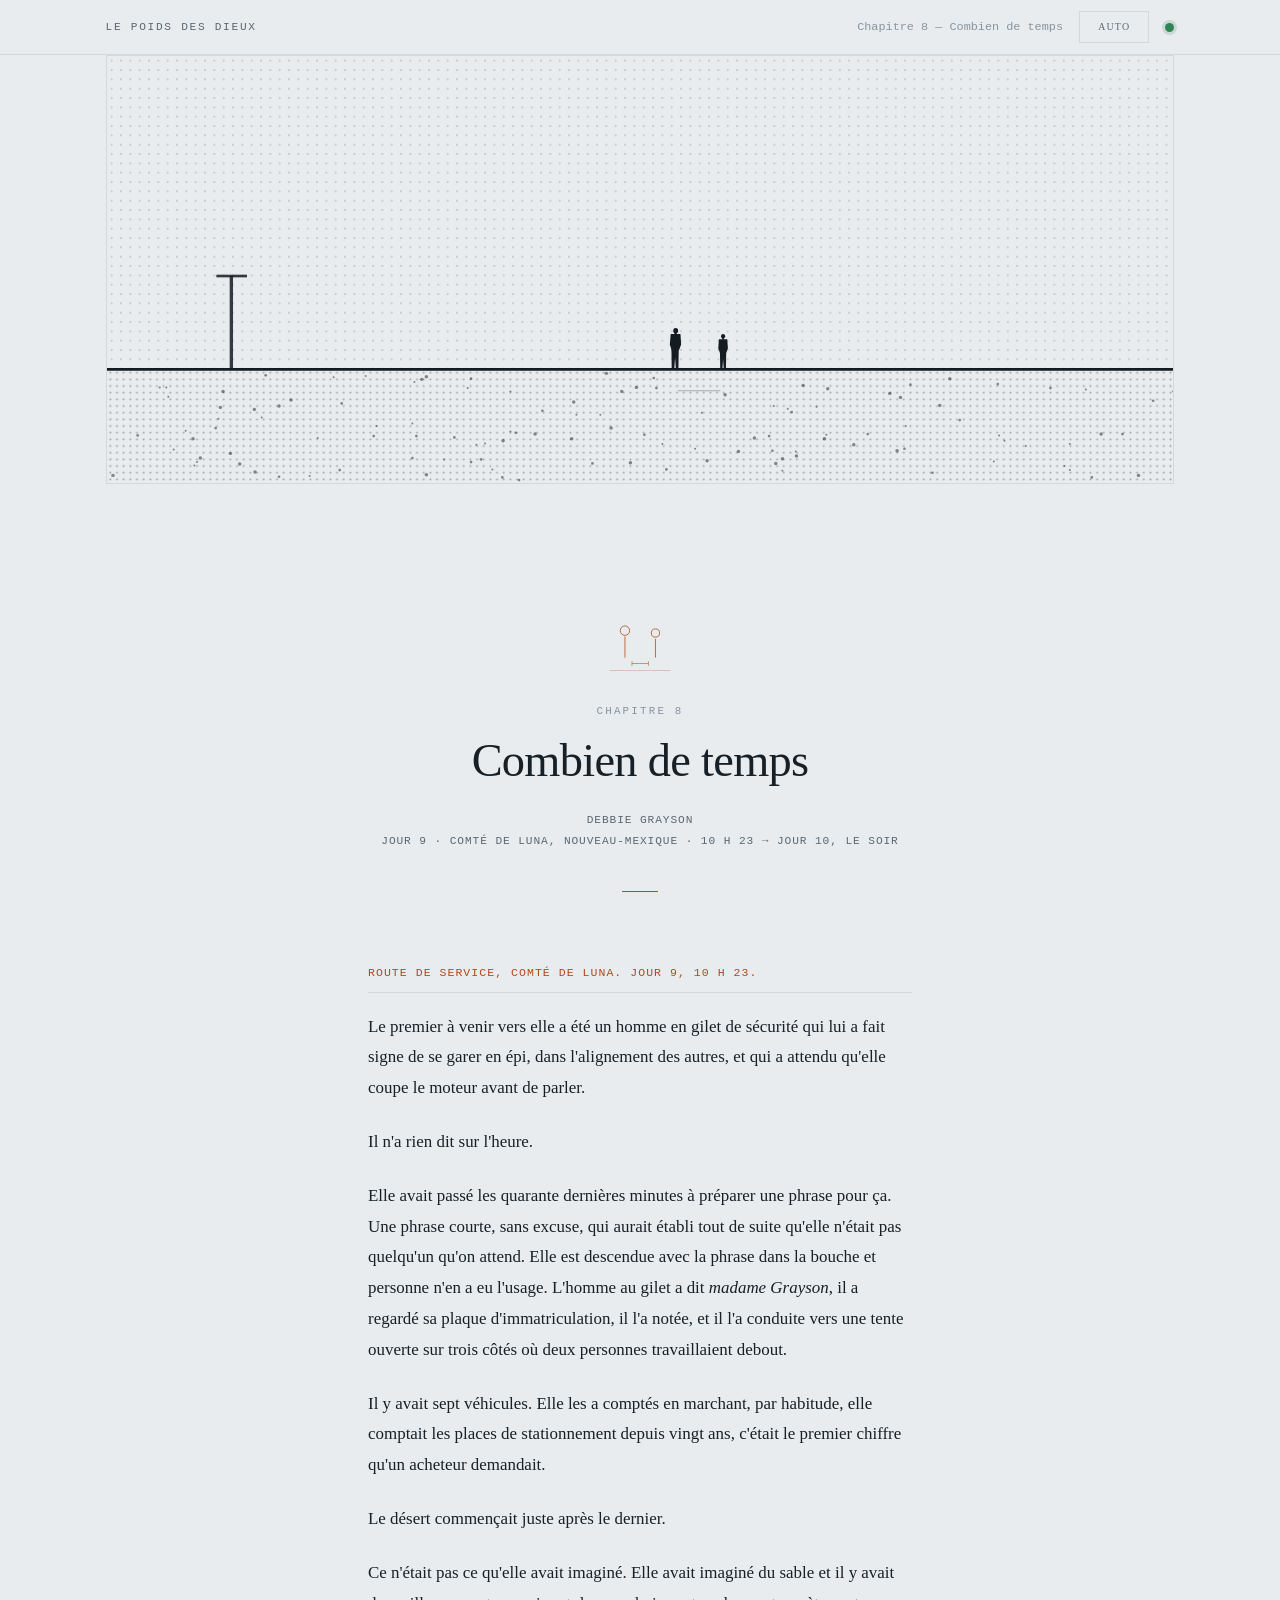
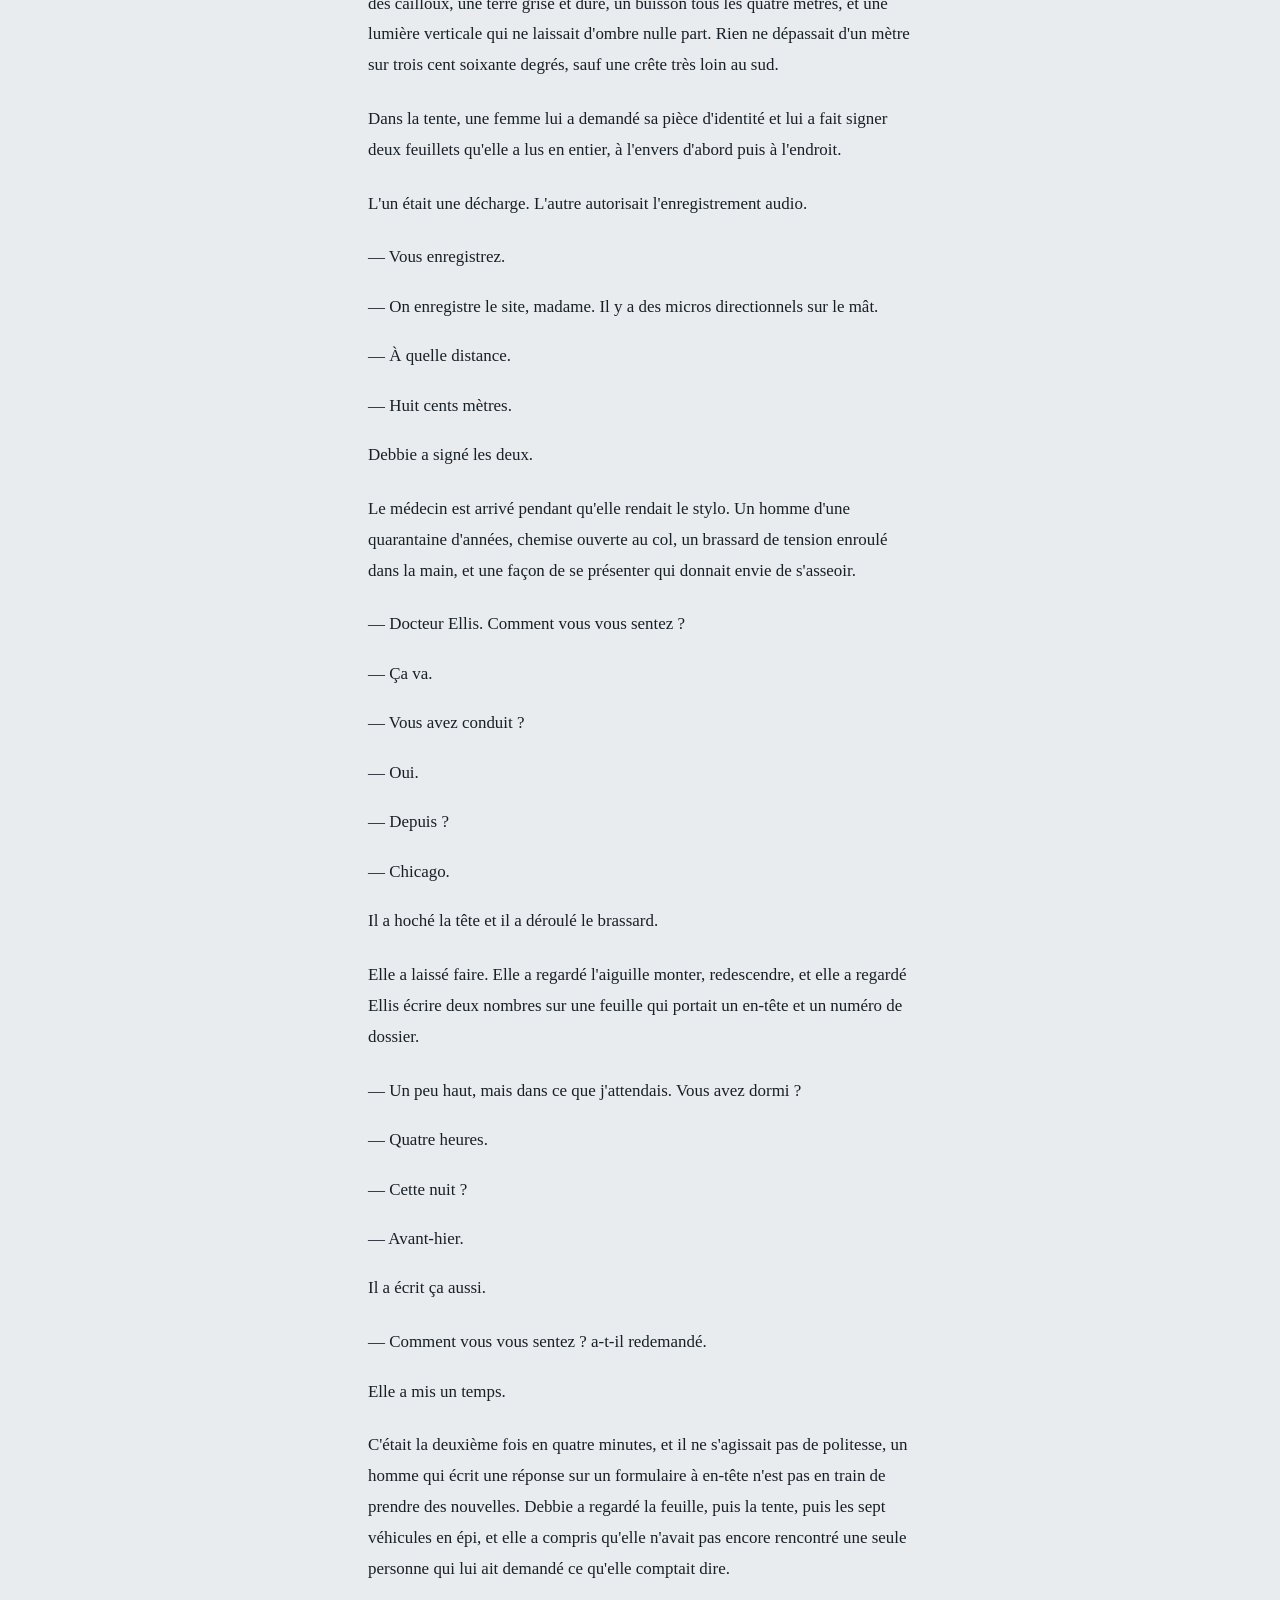
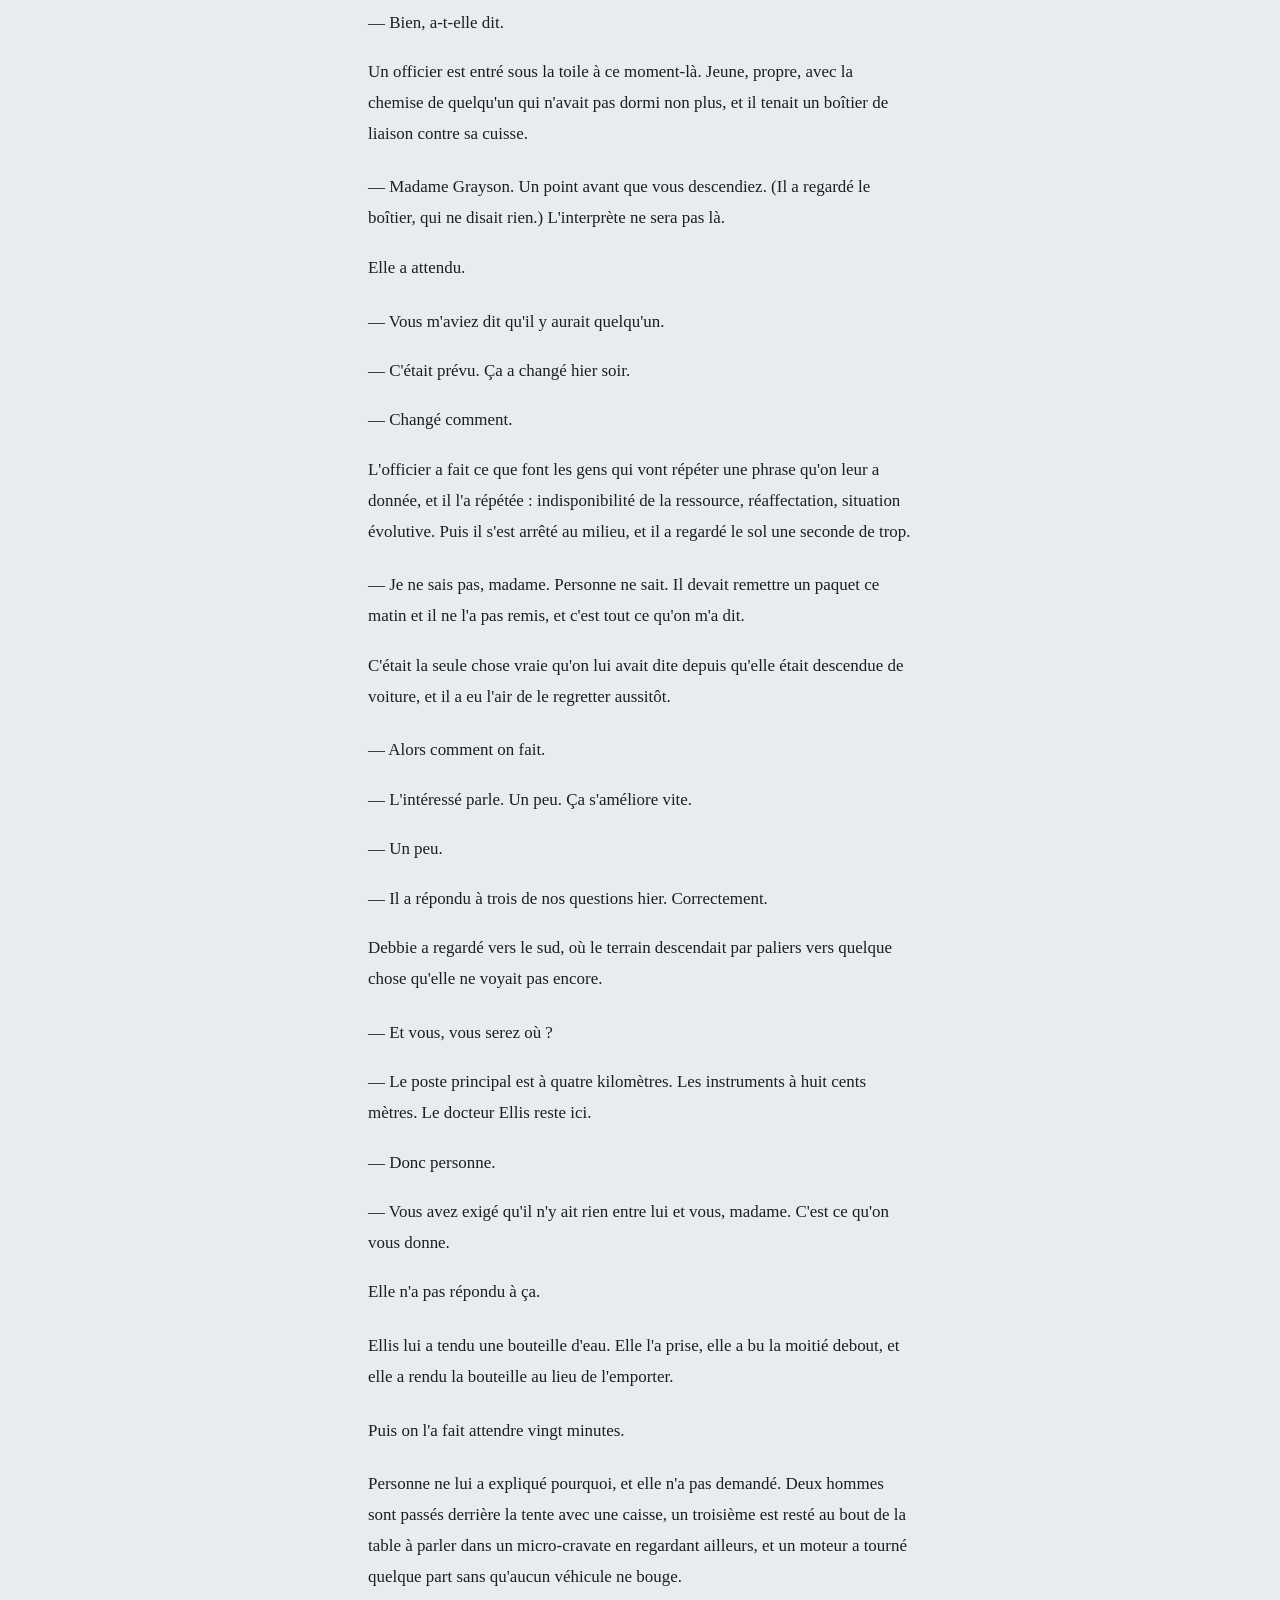
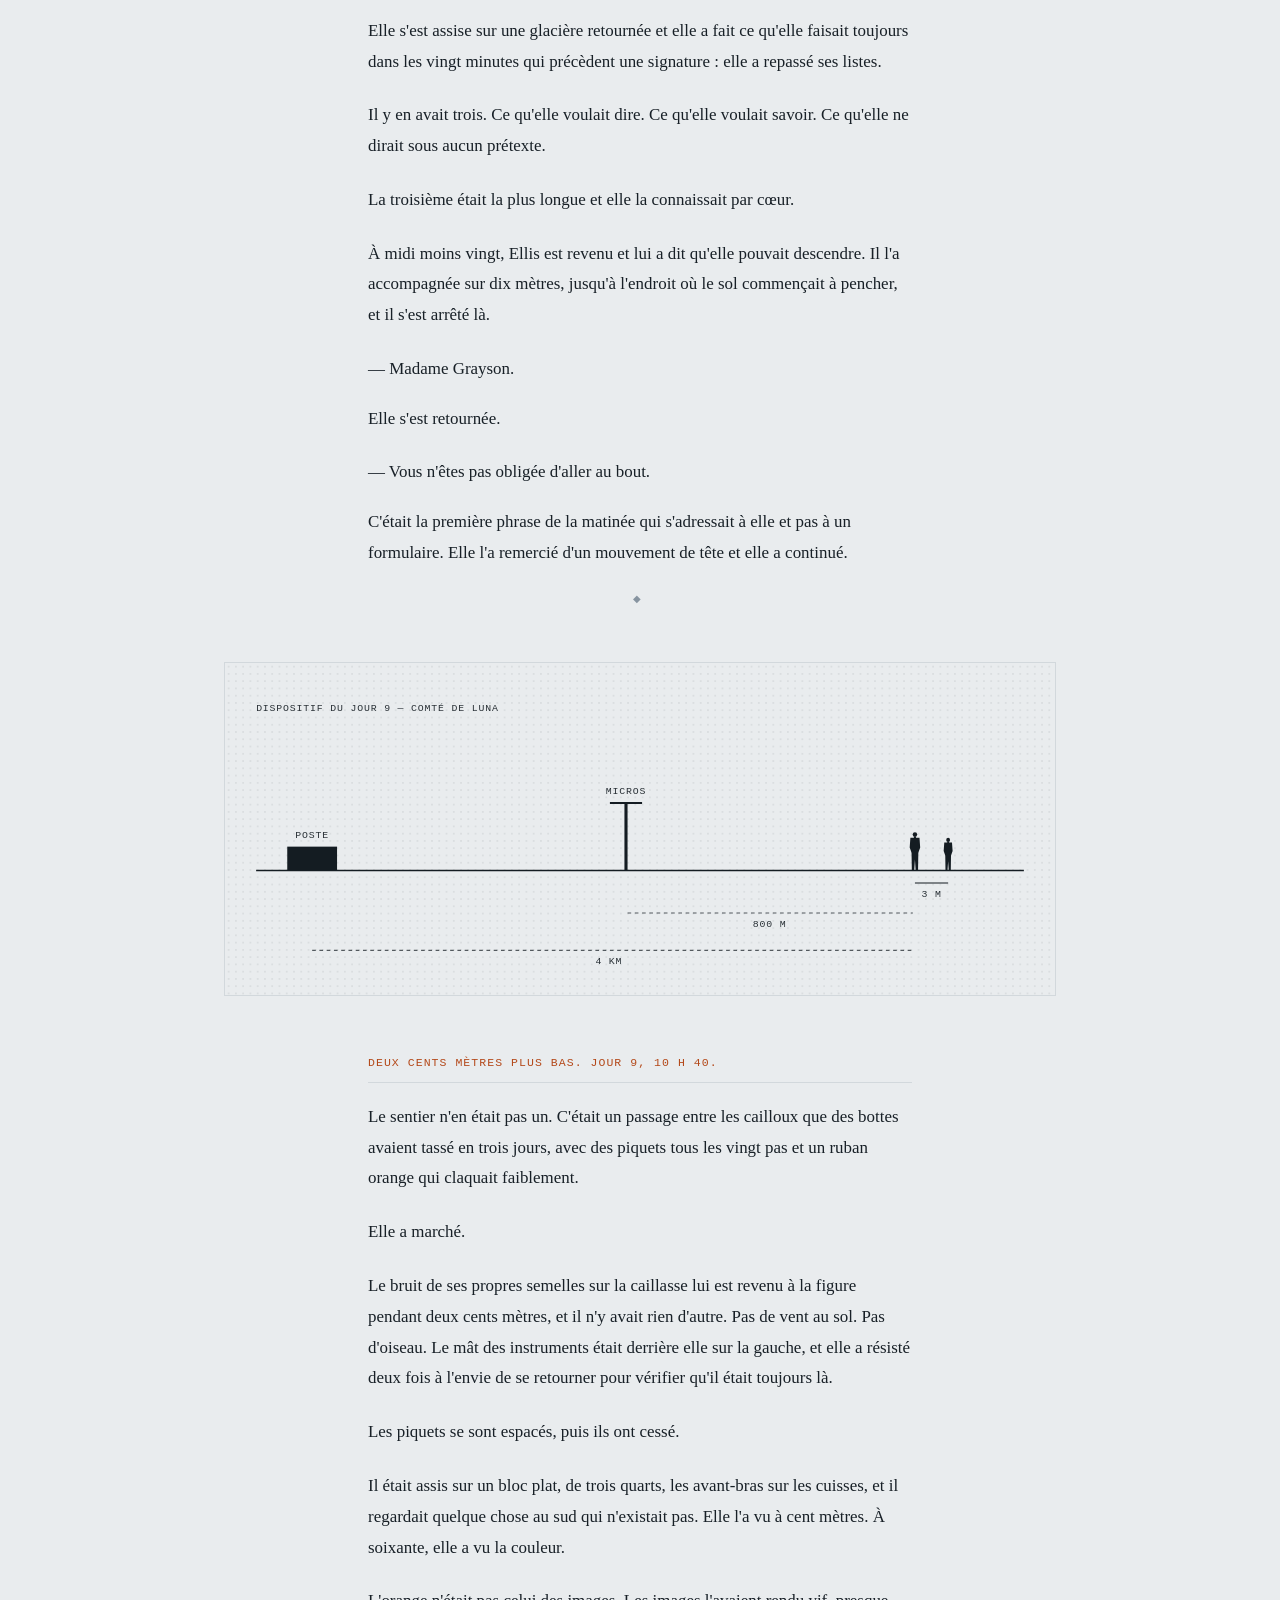
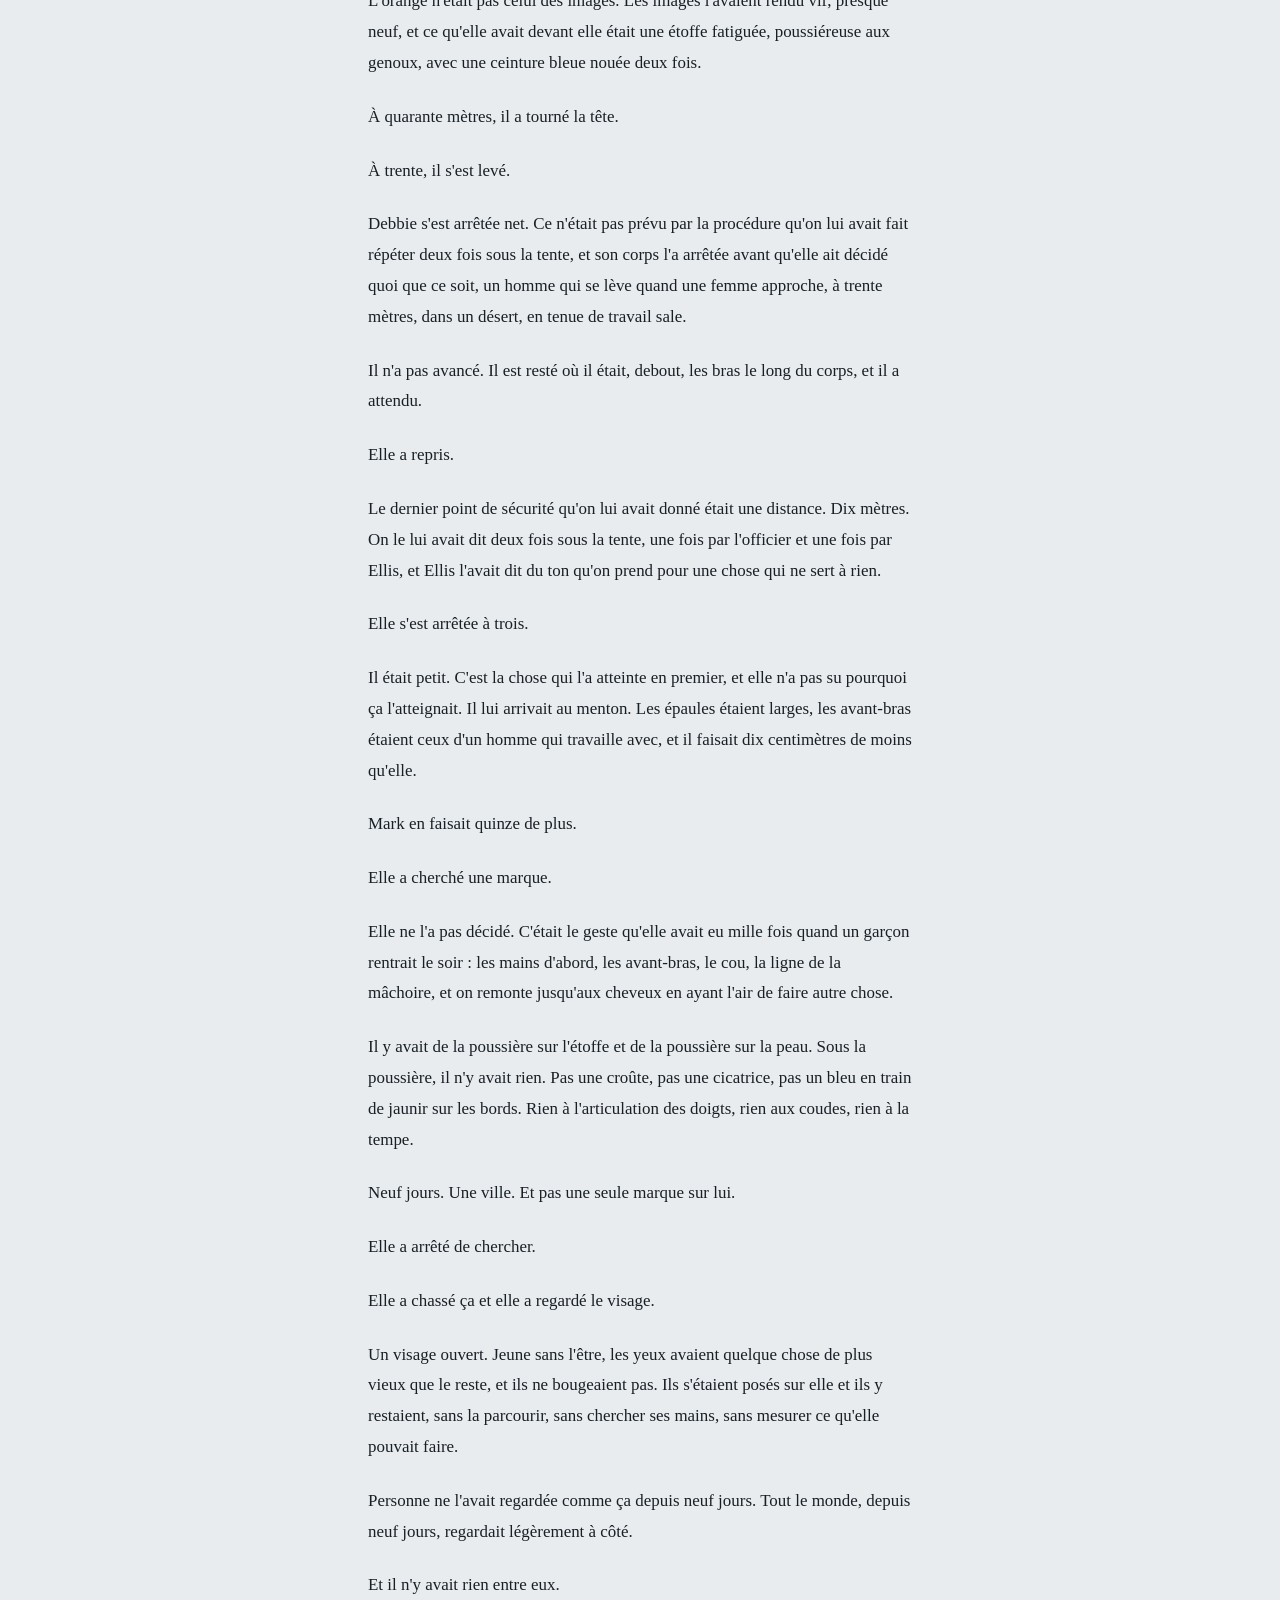
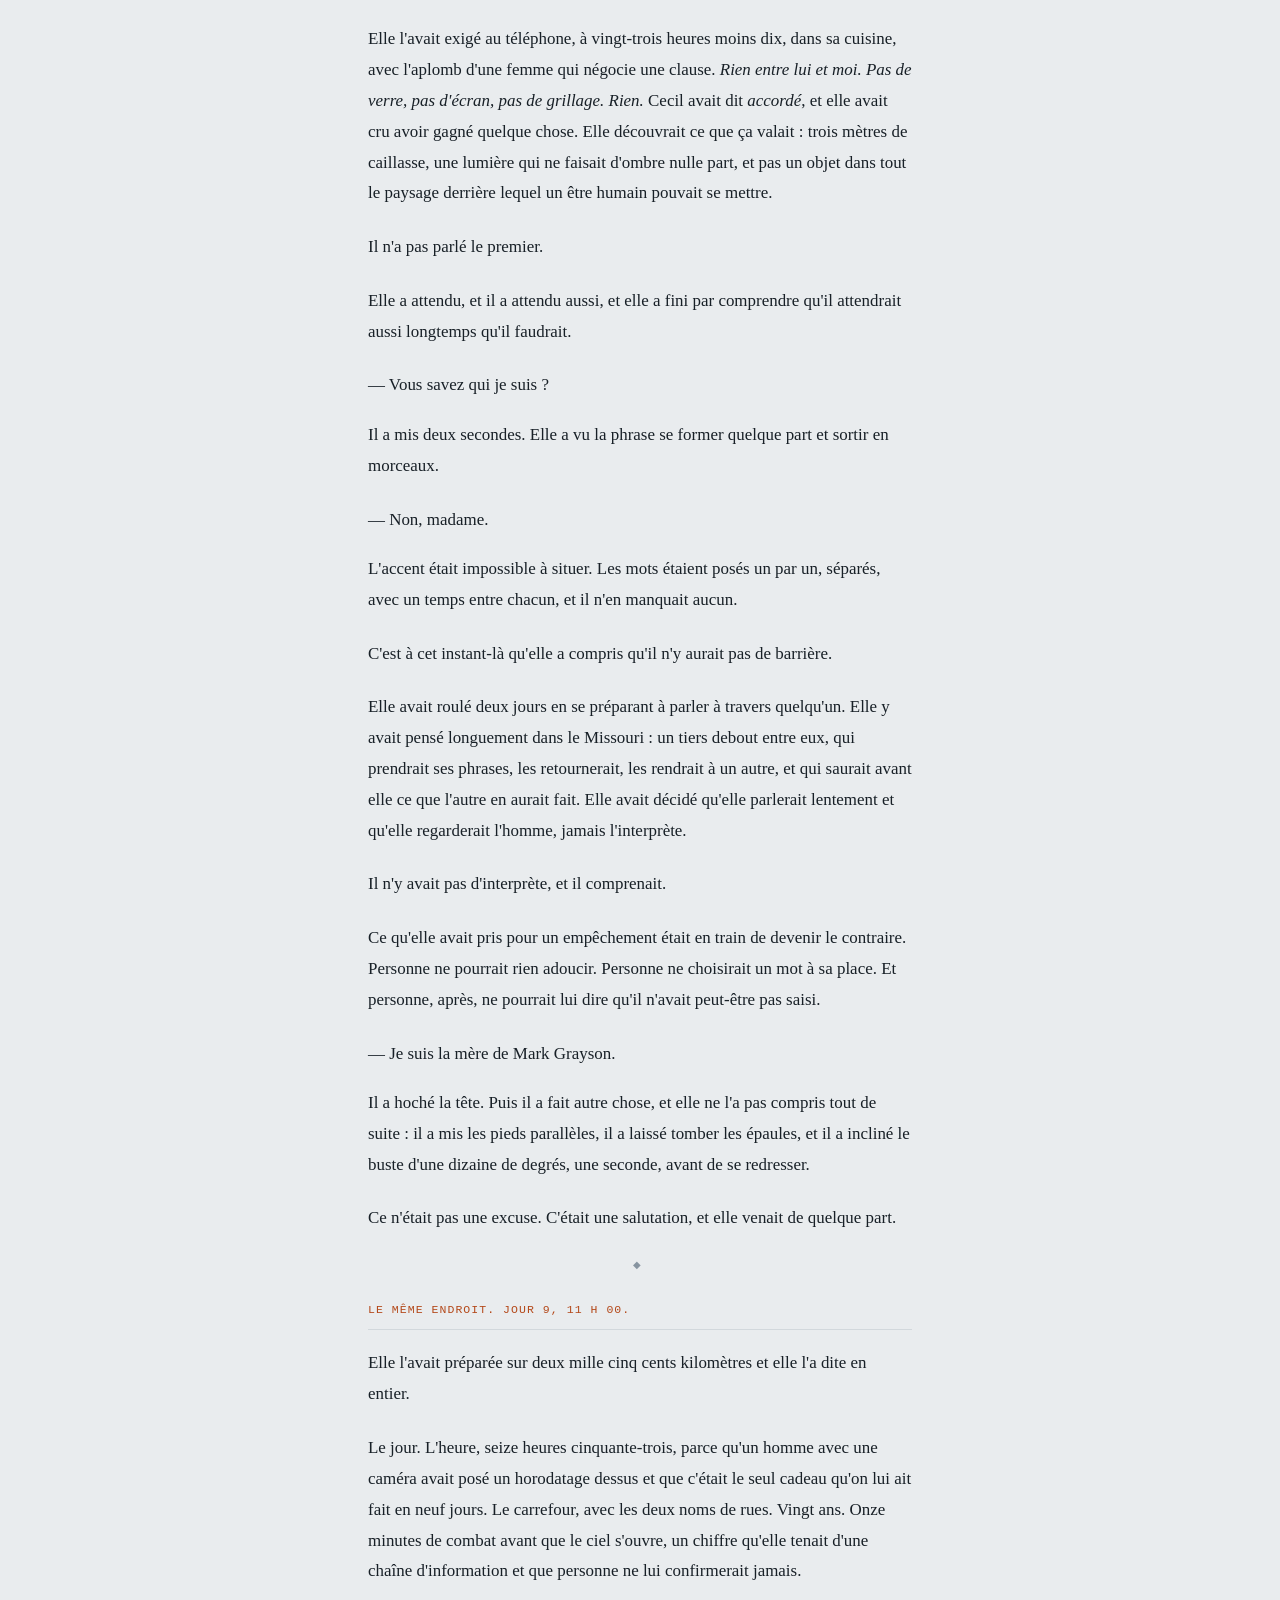
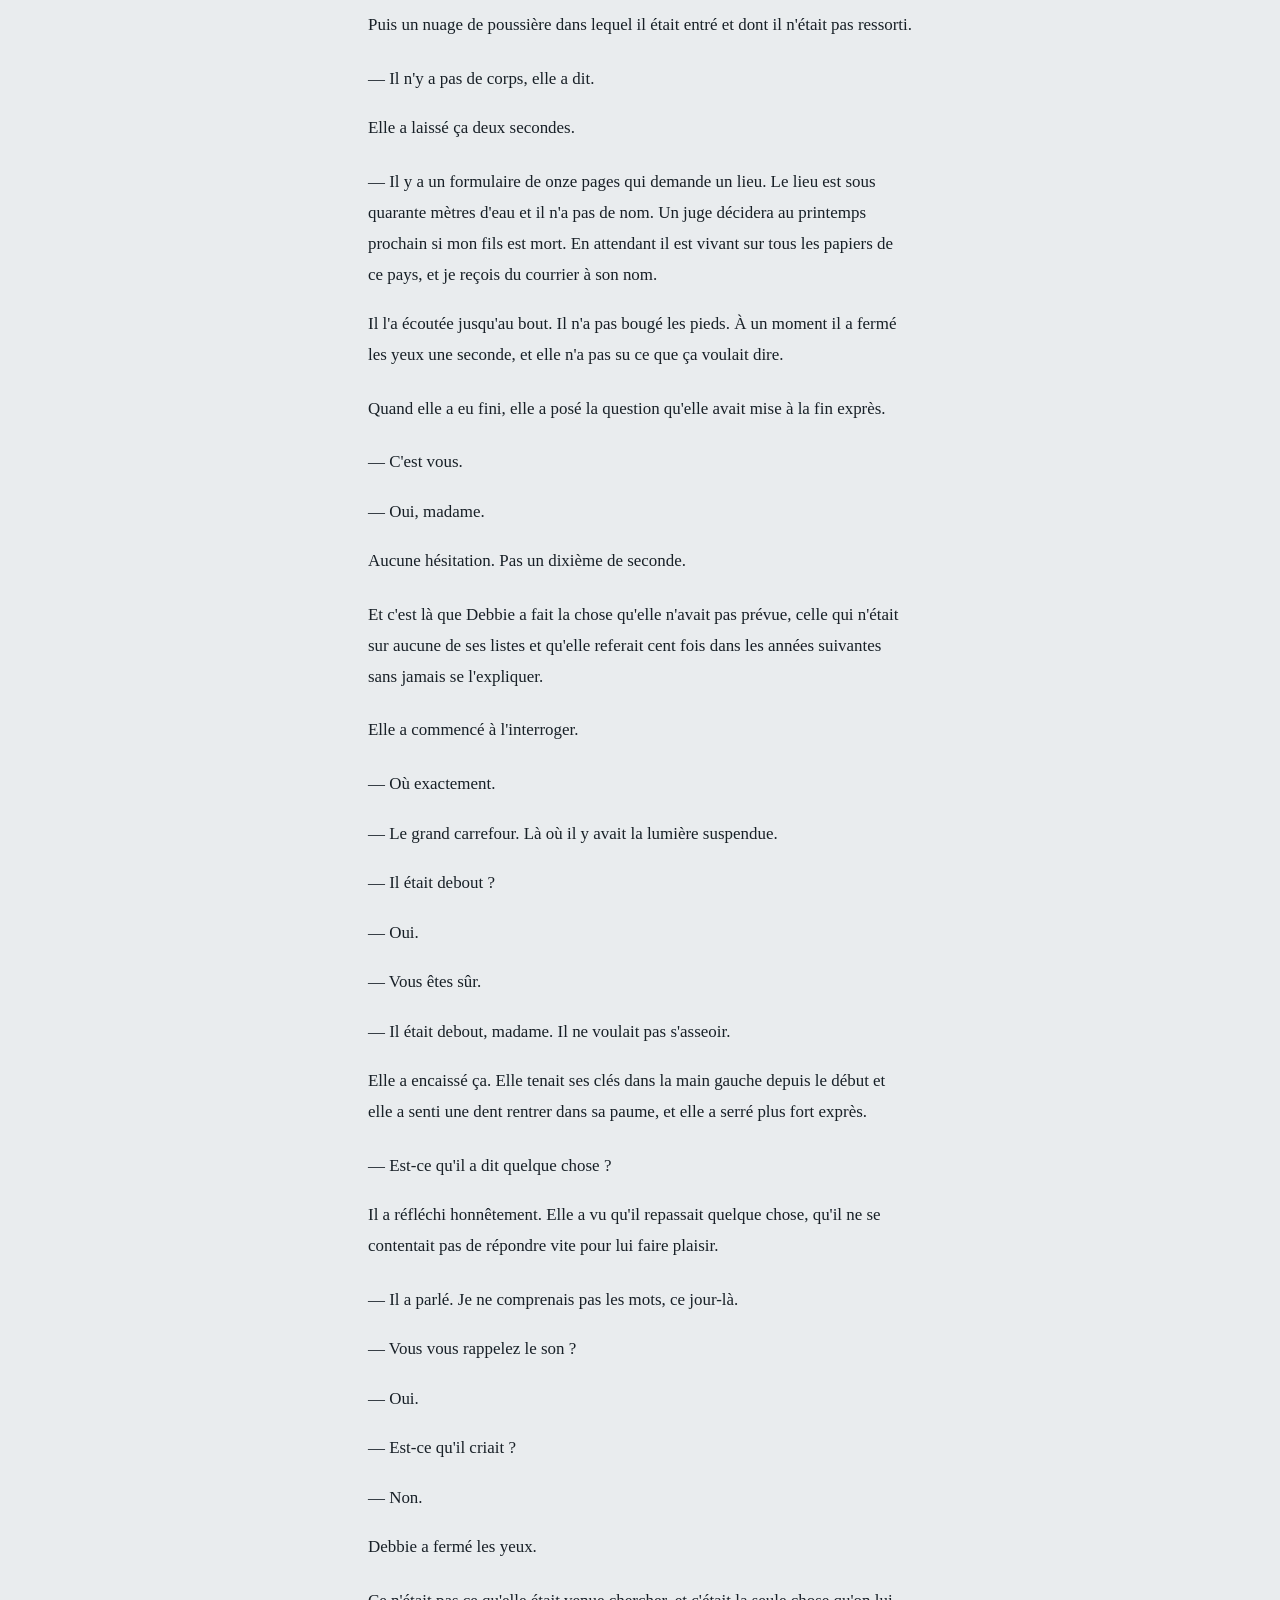
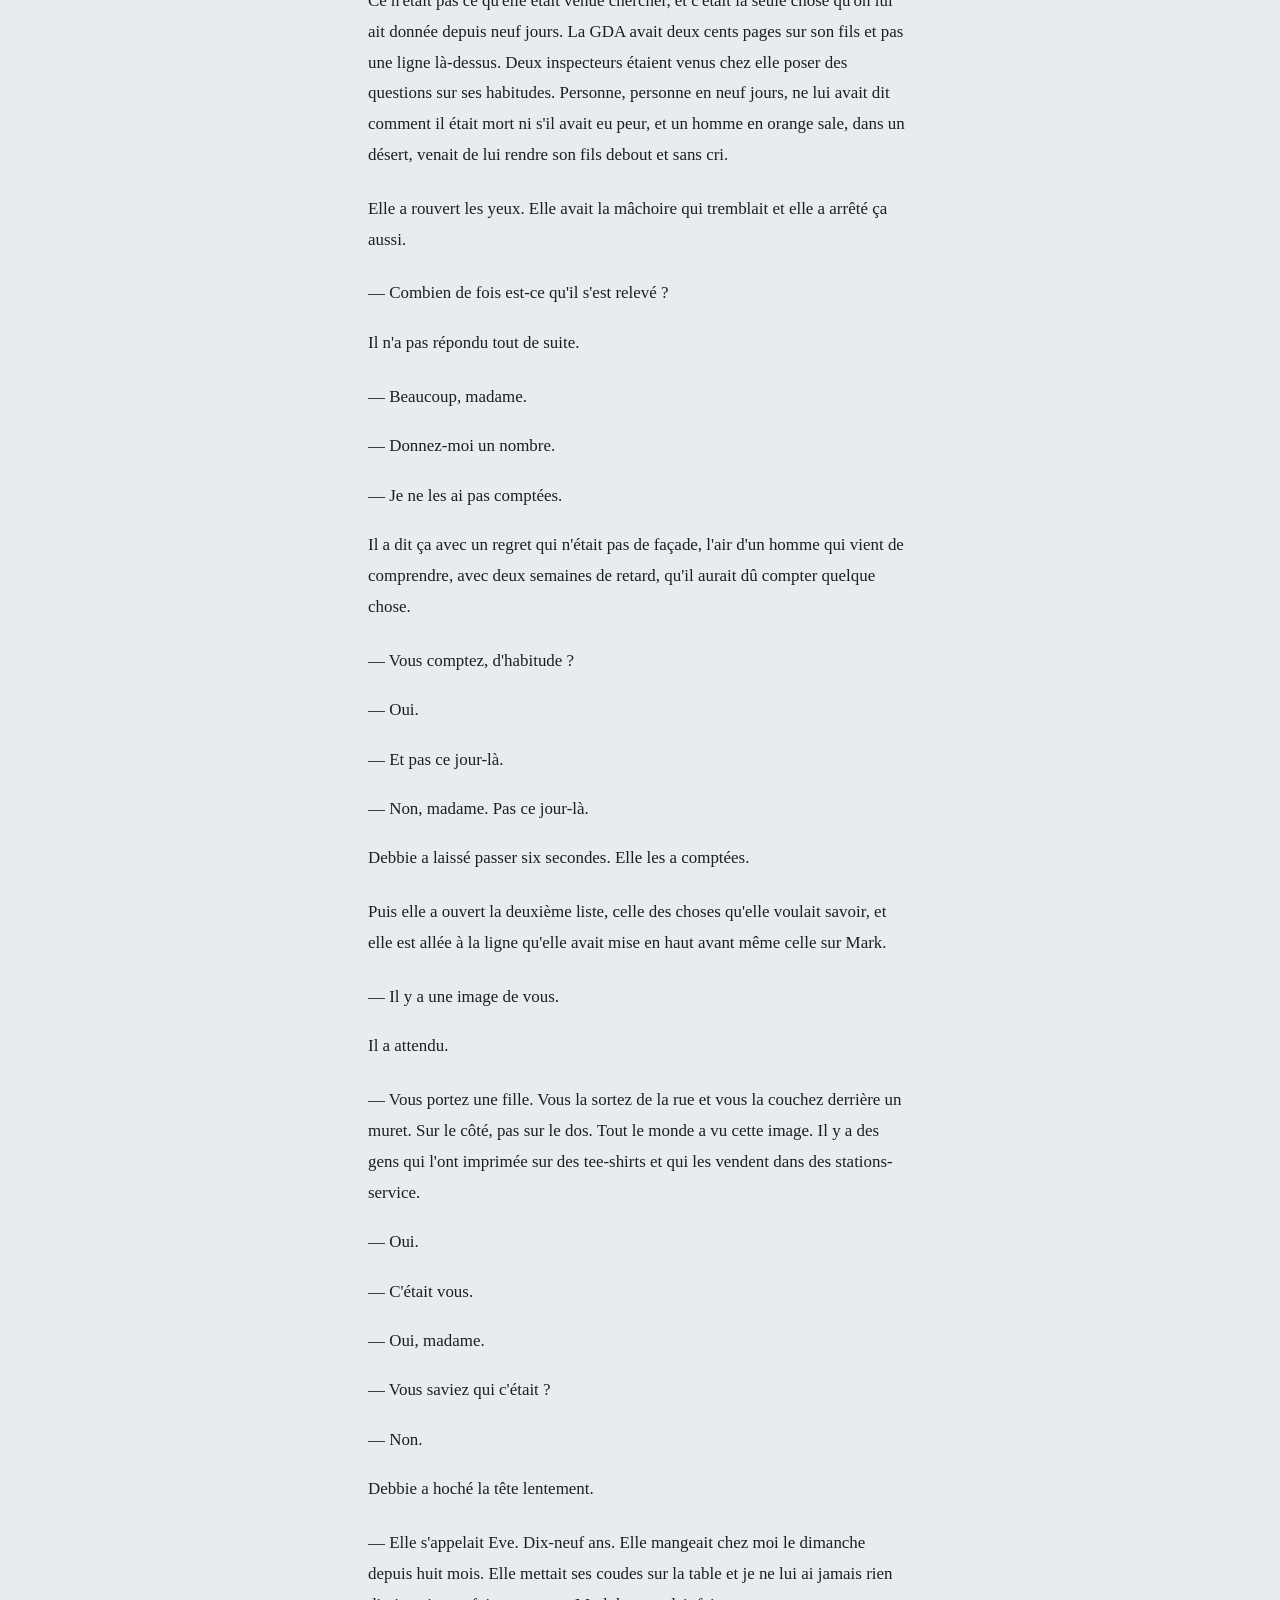
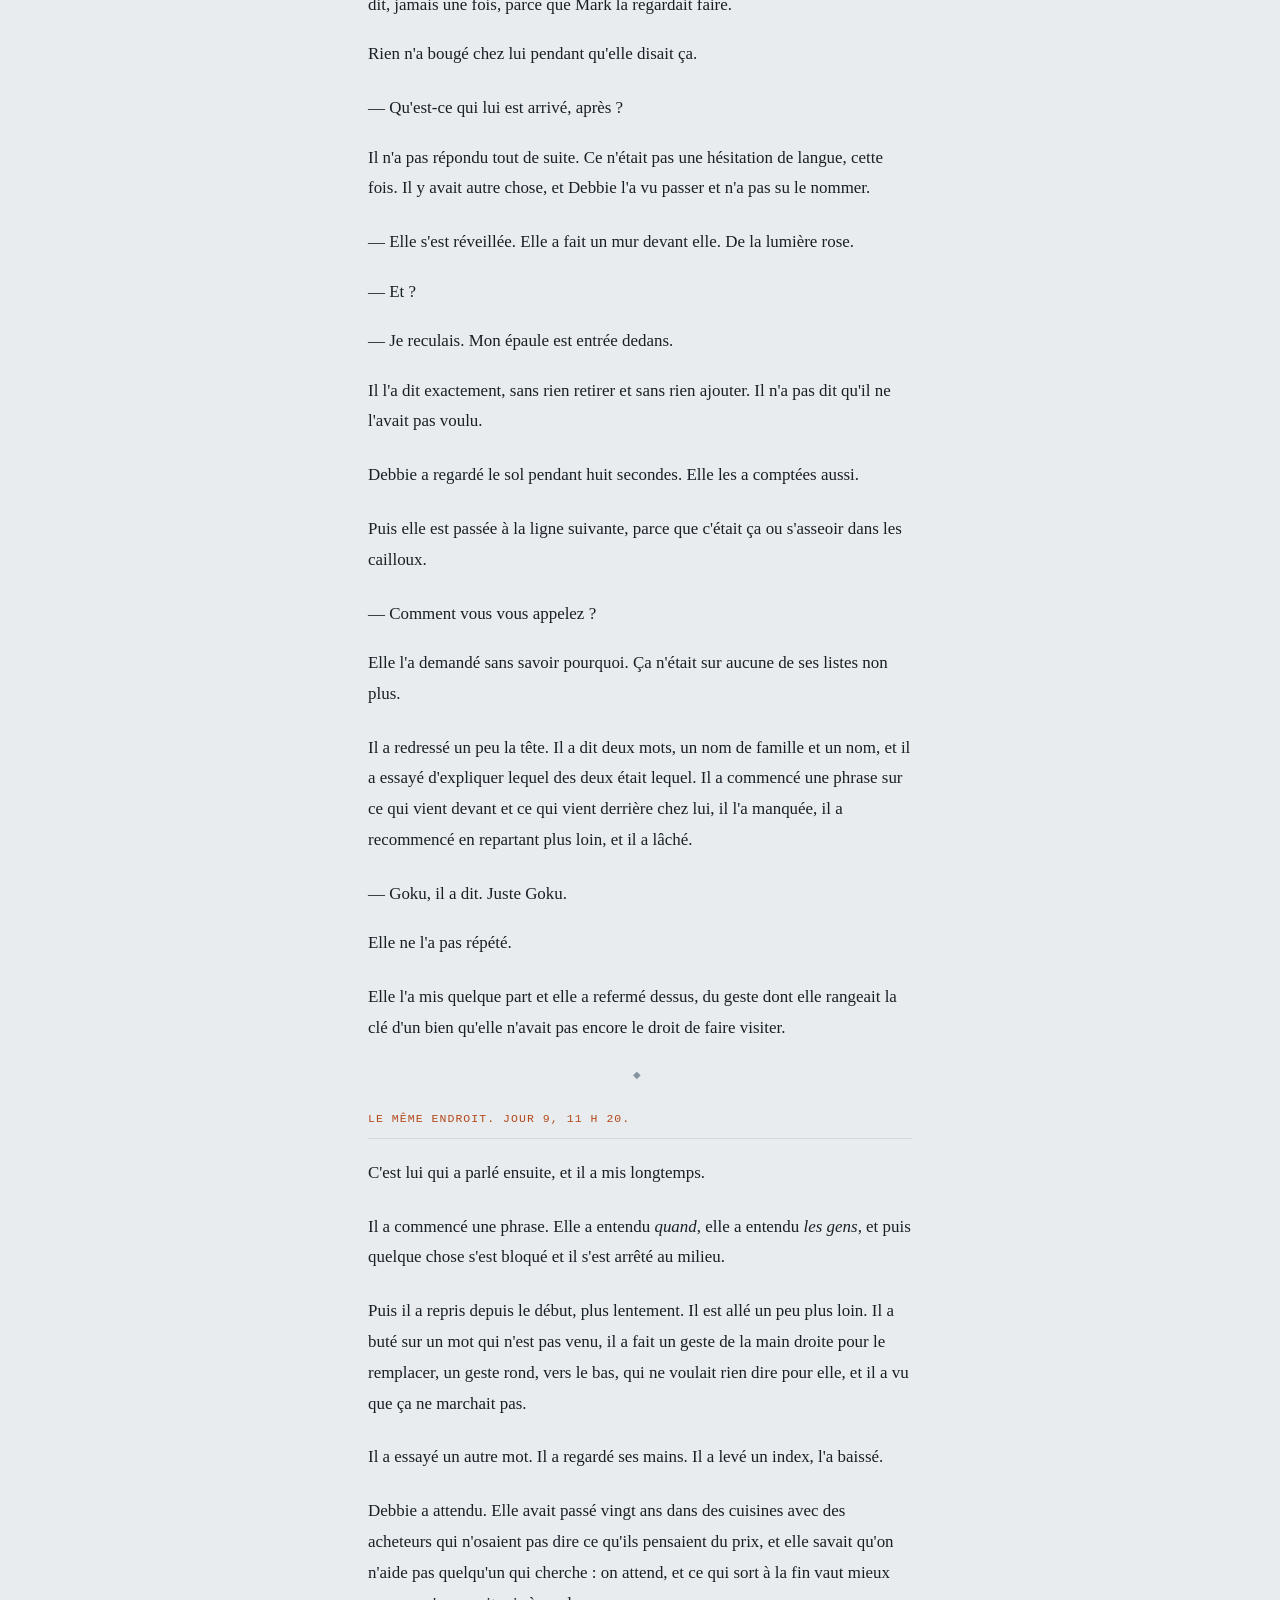
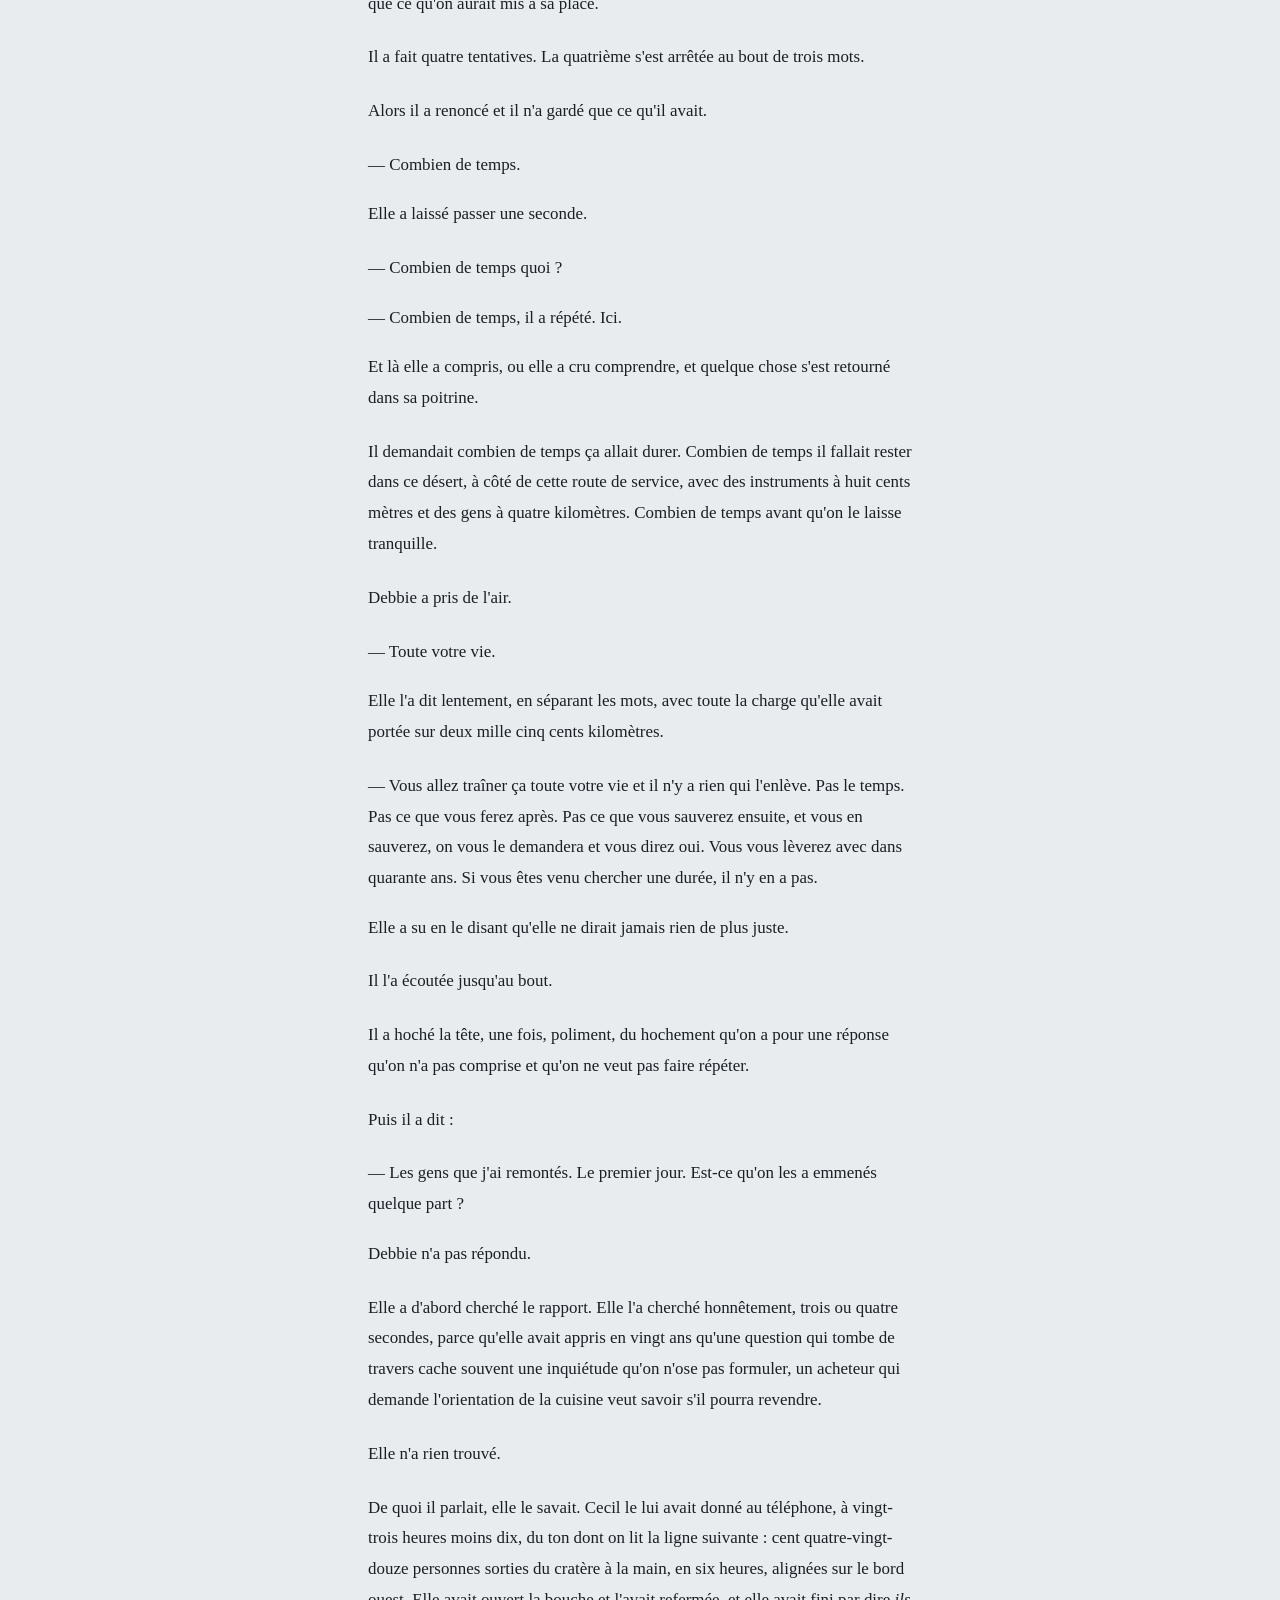
<file: docs/chapitres/08-combien-de-temps.html>
<!doctype html>
<html lang="fr">
<head>
<meta charset="utf-8"/>
<meta name="viewport" content="width=device-width,initial-scale=1"/>
<title>Chapitre 8 — Combien de temps | Le Poids des dieux</title>
<meta name="description" content="Le premier à venir vers elle a été un homme en gilet de sécurité qui lui a fait signe de se garer en épi, dans l&#x27;alignement des autres, et qui a…"/>
<link rel="canonical" href="https://saniadamou14.github.io/Confrontation/chapitres/08-combien-de-temps.html"/>
<link rel="icon" type="image/svg+xml" href="../assets/favicon.svg"/>
<meta property="og:type" content="article"/>
<meta property="og:site_name" content="Le Poids des dieux"/>
<meta property="og:locale" content="fr_FR"/>
<meta property="og:title" content="Chapitre 8 — Combien de temps | Le Poids des dieux"/>
<meta property="og:description" content="Le premier à venir vers elle a été un homme en gilet de sécurité qui lui a fait signe de se garer en épi, dans l&#x27;alignement des autres, et qui a…"/>
<meta property="og:url" content="https://saniadamou14.github.io/Confrontation/chapitres/08-combien-de-temps.html"/>
<meta property="og:image" content="https://saniadamou14.github.io/Confrontation/assets/og.png"/>
<meta property="og:image:width" content="1200"/>
<meta property="og:image:height" content="630"/>
<meta name="twitter:card" content="summary_large_image"/>
<meta name="twitter:title" content="Chapitre 8 — Combien de temps | Le Poids des dieux"/>
<meta name="twitter:description" content="Le premier à venir vers elle a été un homme en gilet de sécurité qui lui a fait signe de se garer en épi, dans l&#x27;alignement des autres, et qui a…"/>
<meta name="twitter:image" content="https://saniadamou14.github.io/Confrontation/assets/og.png"/>
<meta name="theme-color" content="#0E1418" media="(prefers-color-scheme:dark)"/>
<meta name="theme-color" content="#E9ECEE" media="(prefers-color-scheme:light)"/>
<script>try{var t=localStorage.getItem('pdd:theme');
if(t&&t!=='auto')document.documentElement.setAttribute('data-theme',t);}catch(e){}</script>
<link rel="stylesheet" href="../css/style.css"/>
</head>
<body>
<a class="evite" href="#contenu">Aller au contenu</a>
<div class="barre"><div class="enveloppe barre-i">
<a class="marque mono" href="../index.html">Le Poids des dieux</a>
<span class="barre-titre mono">Chapitre 8 — Combien de temps</span>
<button class="theme mono" id="theme" type="button"
  aria-label="Changer de thème">Auto</button>
<span class="lampe" title="State &amp; Madison — cycle de 64 secondes"></span>
</div><div class="jauge" id="jauge"></div></div>
<main id="contenu"><div class="enveloppe">
<article data-chapitre="8" data-url="chapitres/08-combien-de-temps.html" data-titre="Combien de temps">
<div class="planche planche-chap"><svg xmlns="http://www.w3.org/2000/svg" viewBox="0 0 1600 640" preserveAspectRatio="xMidYMid slice" role="img"><defs><pattern id="t1" width="14" height="14" patternUnits="userSpaceOnUse"><circle cx="7" cy="7" r="1.1" fill="var(--pl-ink)"/></pattern><pattern id="t2" width="10" height="10" patternUnits="userSpaceOnUse"><circle cx="5" cy="5" r="1.5" fill="var(--pl-ink)"/></pattern><pattern id="t3" width="7" height="7" patternUnits="userSpaceOnUse"><circle cx="3.5" cy="3.5" r="1.8" fill="var(--pl-ink)"/></pattern><pattern id="hach" width="9" height="9" patternUnits="userSpaceOnUse" patternTransform="rotate(35)"><line x1="0" y1="0" x2="0" y2="9" stroke="var(--pl-ink)" stroke-width="1.6"/></pattern><linearGradient id="fondu" x1="0" y1="0" x2="0" y2="1"><stop offset="0" stop-color="var(--pl-ink)" stop-opacity="0"/><stop offset="1" stop-color="var(--pl-ink)" stop-opacity="1"/></linearGradient></defs><rect width="100%" height="100%" fill="var(--pl-paper)"/><rect x="0" y="0" width="1600" height="470" fill="url(#t1)" opacity="0.38"/><rect x="0" y="470" width="1600" height="170" fill="url(#t2)" opacity=".35"/><line x1="0" y1="470" x2="1600" y2="470" stroke="var(--pl-ink)" stroke-width="4"/><circle cx="464" cy="570" r="2" fill="var(--pl-ink)" opacity=".5"/><circle cx="258" cy="525" r="2.6" fill="var(--pl-ink)" opacity=".5"/><circle cx="89" cy="497" r="1.5" fill="var(--pl-ink)" opacity=".5"/><circle cx="506" cy="605" r="1.5" fill="var(--pl-ink)" opacity=".5"/><circle cx="820" cy="483" r="2" fill="var(--pl-ink)" opacity=".5"/><circle cx="998" cy="592" r="2" fill="var(--pl-ink)" opacity=".5"/><circle cx="1013" cy="622" r="1.5" fill="var(--pl-ink)" opacity=".5"/><circle cx="824" cy="498" r="2" fill="var(--pl-ink)" opacity=".5"/><circle cx="479" cy="481" r="2.6" fill="var(--pl-ink)" opacity=".5"/><circle cx="546" cy="609" r="2" fill="var(--pl-ink)" opacity=".5"/><circle cx="971" cy="573" r="2.6" fill="var(--pl-ink)" opacity=".5"/><circle cx="232" cy="542" r="1.5" fill="var(--pl-ink)" opacity=".5"/><circle cx="129" cy="574" r="2.6" fill="var(--pl-ink)" opacity=".5"/><circle cx="772" cy="503" r="2.6" fill="var(--pl-ink)" opacity=".5"/><circle cx="118" cy="562" r="1.5" fill="var(--pl-ink)" opacity=".5"/><circle cx="1415" cy="498" r="2" fill="var(--pl-ink)" opacity=".5"/><circle cx="1330" cy="608" r="1.5" fill="var(--pl-ink)" opacity=".5"/><circle cx="1190" cy="512" r="2.6" fill="var(--pl-ink)" opacity=".5"/><circle cx="131" cy="614" r="1.5" fill="var(--pl-ink)" opacity=".5"/><circle cx="1000" cy="525" r="1.5" fill="var(--pl-ink)" opacity=".5"/><circle cx="1185" cy="592" r="2.6" fill="var(--pl-ink)" opacity=".5"/><circle cx="1196" cy="589" r="2" fill="var(--pl-ink)" opacity=".5"/><circle cx="1141" cy="567" r="2" fill="var(--pl-ink)" opacity=".5"/><circle cx="276" cy="516" r="2.6" fill="var(--pl-ink)" opacity=".5"/><circle cx="199" cy="612" r="2.6" fill="var(--pl-ink)" opacity=".5"/><circle cx="642" cy="567" r="2.6" fill="var(--pl-ink)" opacity=".5"/><circle cx="1013" cy="604" r="2.6" fill="var(--pl-ink)" opacity=".5"/><circle cx="404" cy="555" r="1.5" fill="var(--pl-ink)" opacity=".5"/><circle cx="728" cy="611" r="2" fill="var(--pl-ink)" opacity=".5"/><circle cx="1044" cy="494" r="2.6" fill="var(--pl-ink)" opacity=".5"/><circle cx="1436" cy="615" r="1.5" fill="var(--pl-ink)" opacity=".5"/><circle cx="704" cy="538" r="1.5" fill="var(--pl-ink)" opacity=".5"/><circle cx="605" cy="563" r="1.5" fill="var(--pl-ink)" opacity=".5"/><circle cx="546" cy="484" r="2" fill="var(--pl-ink)" opacity=".5"/><circle cx="521" cy="572" r="2" fill="var(--pl-ink)" opacity=".5"/><circle cx="1444" cy="582" r="1.5" fill="var(--pl-ink)" opacity=".5"/><circle cx="1346" cy="577" r="1.5" fill="var(--pl-ink)" opacity=".5"/><circle cx="340" cy="482" r="1.5" fill="var(--pl-ink)" opacity=".5"/><circle cx="1569" cy="517" r="2" fill="var(--pl-ink)" opacity=".5"/><circle cx="238" cy="479" r="2" fill="var(--pl-ink)" opacity=".5"/><circle cx="700" cy="519" r="2.6" fill="var(--pl-ink)" opacity=".5"/><circle cx="892" cy="535" r="1.5" fill="var(--pl-ink)" opacity=".5"/><circle cx="839" cy="620" r="2" fill="var(--pl-ink)" opacity=".5"/><circle cx="833" cy="582" r="1.5" fill="var(--pl-ink)" opacity=".5"/><circle cx="1205" cy="493" r="2" fill="var(--pl-ink)" opacity=".5"/><circle cx="1468" cy="500" r="1.5" fill="var(--pl-ink)" opacity=".5"/><circle cx="174" cy="503" r="2.6" fill="var(--pl-ink)" opacity=".5"/><circle cx="1079" cy="568" r="1.5" fill="var(--pl-ink)" opacity=".5"/><circle cx="1034" cy="600" r="2.6" fill="var(--pl-ink)" opacity=".5"/><circle cx="304" cy="630" r="1.5" fill="var(--pl-ink)" opacity=".5"/><circle cx="388" cy="480" r="1.5" fill="var(--pl-ink)" opacity=".5"/><circle cx="697" cy="574" r="2.6" fill="var(--pl-ink)" opacity=".5"/><circle cx="1174" cy="506" r="2.6" fill="var(--pl-ink)" opacity=".5"/><circle cx="613" cy="565" r="2" fill="var(--pl-ink)" opacity=".5"/><circle cx="749" cy="476" r="2.6" fill="var(--pl-ink)" opacity=".5"/><circle cx="1021" cy="529" r="1.5" fill="var(--pl-ink)" opacity=".5"/><circle cx="1264" cy="484" r="2.6" fill="var(--pl-ink)" opacity=".5"/><circle cx="352" cy="521" r="2" fill="var(--pl-ink)" opacity=".5"/><circle cx="882" cy="589" r="1.5" fill="var(--pl-ink)" opacity=".5"/><circle cx="170" cy="527" r="2.6" fill="var(--pl-ink)" opacity=".5"/><circle cx="458" cy="603" r="2" fill="var(--pl-ink)" opacity=".5"/><circle cx="316" cy="573" r="1.5" fill="var(--pl-ink)" opacity=".5"/><circle cx="222" cy="624" r="2.6" fill="var(--pl-ink)" opacity=".5"/><circle cx="927" cy="508" r="2.6" fill="var(--pl-ink)" opacity=".5"/><circle cx="900" cy="607" r="2.6" fill="var(--pl-ink)" opacity=".5"/><circle cx="185" cy="596" r="2.6" fill="var(--pl-ink)" opacity=".5"/><circle cx="806" cy="568" r="2" fill="var(--pl-ink)" opacity=".5"/><circle cx="461" cy="489" r="1.5" fill="var(--pl-ink)" opacity=".5"/><circle cx="100" cy="590" r="1.5" fill="var(--pl-ink)" opacity=".5"/><circle cx="221" cy="530" r="2.6" fill="var(--pl-ink)" opacity=".5"/><circle cx="9" cy="629" r="2.6" fill="var(--pl-ink)" opacity=".5"/><circle cx="46" cy="569" r="2" fill="var(--pl-ink)" opacity=".5"/><circle cx="1081" cy="499" r="2.6" fill="var(--pl-ink)" opacity=".5"/><circle cx="1547" cy="629" r="2.6" fill="var(--pl-ink)" opacity=".5"/><circle cx="1444" cy="621" r="1.5" fill="var(--pl-ink)" opacity=".5"/><circle cx="1027" cy="534" r="2" fill="var(--pl-ink)" opacity=".5"/><circle cx="1076" cy="574" r="2.6" fill="var(--pl-ink)" opacity=".5"/><circle cx="1064" cy="526" r="1.5" fill="var(--pl-ink)" opacity=".5"/><circle cx="593" cy="632" r="2" fill="var(--pl-ink)" opacity=".5"/><circle cx="163" cy="558" r="2" fill="var(--pl-ink)" opacity=".5"/><circle cx="458" cy="551" r="1.5" fill="var(--pl-ink)" opacity=".5"/><circle cx="1120" cy="583" r="2.6" fill="var(--pl-ink)" opacity=".5"/><circle cx="756" cy="558" r="2.6" fill="var(--pl-ink)" opacity=".5"/><circle cx="618" cy="636" r="2" fill="var(--pl-ink)" opacity=".5"/><circle cx="605" cy="503" r="1.5" fill="var(--pl-ink)" opacity=".5"/><circle cx="993" cy="570" r="2" fill="var(--pl-ink)" opacity=".5"/><circle cx="1198" cy="555" r="1.5" fill="var(--pl-ink)" opacity=".5"/><circle cx="594" cy="577" r="2.6" fill="var(--pl-ink)" opacity=".5"/><circle cx="785" cy="610" r="2.6" fill="var(--pl-ink)" opacity=".5"/><circle cx="1491" cy="567" r="2.6" fill="var(--pl-ink)" opacity=".5"/><circle cx="1238" cy="625" r="2" fill="var(--pl-ink)" opacity=".5"/><circle cx="1378" cy="585" r="1.5" fill="var(--pl-ink)" opacity=".5"/><circle cx="1003" cy="611" r="2.6" fill="var(--pl-ink)" opacity=".5"/><circle cx="167" cy="544" r="1.5" fill="var(--pl-ink)" opacity=".5"/><circle cx="140" cy="603" r="2.6" fill="var(--pl-ink)" opacity=".5"/><circle cx="554" cy="583" r="1.5" fill="var(--pl-ink)" opacity=".5"/><circle cx="1279" cy="546" r="2" fill="var(--pl-ink)" opacity=".5"/><circle cx="561" cy="605" r="2" fill="var(--pl-ink)" opacity=".5"/><circle cx="567" cy="581" r="1.5" fill="var(--pl-ink)" opacity=".5"/><circle cx="740" cy="538" r="1.5" fill="var(--pl-ink)" opacity=".5"/><circle cx="1033" cy="593" r="1.5" fill="var(--pl-ink)" opacity=".5"/><circle cx="479" cy="628" r="2.6" fill="var(--pl-ink)" opacity=".5"/><circle cx="400" cy="570" r="2" fill="var(--pl-ink)" opacity=".5"/><circle cx="1599" cy="503" r="1.5" fill="var(--pl-ink)" opacity=".5"/><circle cx="794" cy="497" r="2.6" fill="var(--pl-ink)" opacity=".5"/><circle cx="349" cy="621" r="2" fill="var(--pl-ink)" opacity=".5"/><circle cx="92" cy="511" r="1.5" fill="var(--pl-ink)" opacity=".5"/><circle cx="1249" cy="524" r="2.6" fill="var(--pl-ink)" opacity=".5"/><circle cx="541" cy="498" r="1.5" fill="var(--pl-ink)" opacity=".5"/><circle cx="947" cy="593" r="2.6" fill="var(--pl-ink)" opacity=".5"/><circle cx="578" cy="620" r="1.5" fill="var(--pl-ink)" opacity=".5"/><circle cx="258" cy="631" r="2" fill="var(--pl-ink)" opacity=".5"/><circle cx="1336" cy="492" r="2" fill="var(--pl-ink)" opacity=".5"/><circle cx="79" cy="497" r="1.5" fill="var(--pl-ink)" opacity=".5"/><circle cx="1338" cy="569" r="1.5" fill="var(--pl-ink)" opacity=".5"/><circle cx="472" cy="485" r="2.6" fill="var(--pl-ink)" opacity=".5"/><circle cx="653" cy="532" r="2" fill="var(--pl-ink)" opacity=".5"/><circle cx="1523" cy="567" r="2" fill="var(--pl-ink)" opacity=".5"/><circle cx="135" cy="609" r="1.5" fill="var(--pl-ink)" opacity=".5"/><circle cx="1477" cy="632" r="2" fill="var(--pl-ink)" opacity=".5"/><g fill="var(--pl-ink)"><path d="M845.428 416.99 L844.109 432.8 L846.155 439 L846.544 441.79 L846.98 470 L850.8 470 L852 452.33 L853.2 470 L857.02 470 L857.456 441.79 L858.738 439 L861.082 432.8 L860.06 416.99 Z"/><rect x="851.077" y="415.13" width="3.33312" height="2.79"/><ellipse cx="852.93" cy="412.03" rx="3.65056" ry="3.968"/></g><g fill="var(--pl-ink)"><path d="M917.746 424.685 L916.745 438.2 L918.622 443.5 L919.336 445.885 L919.709 470 L922.974 470 L924 454.895 L925.026 470 L928.291 470 L928.664 445.885 L929.378 443.5 L931.255 438.2 L930.254 424.685 Z"/><rect x="922.575" y="423.095" width="2.84928" height="2.385"/><ellipse cx="924" cy="420.445" rx="3.12064" ry="3.392"/></g><line x1="856" y1="502" x2="920" y2="502" stroke="var(--pl-ink)" stroke-width="1.6" opacity=".3"/><rect x="184" y="330" width="5" height="140" fill="var(--pl-ink)" opacity=".85"/><line x1="164" y1="330" x2="210" y2="330" stroke="var(--pl-ink)" stroke-width="4" opacity=".85"/></svg></div>
<div class="colonne">
<header class="chap-tete">
<div class="embleme"><svg viewBox="0 0 120 120" fill="none" stroke="currentColor" stroke-width="1.5" aria-hidden="true">
<line x1="34" y1="52" x2="34" y2="88"/><circle cx="34" cy="42" r="8"/>
<line x1="86" y1="56" x2="86" y2="88"/><circle cx="86" cy="46" r="7"/>
<line x1="46" y1="98" x2="74" y2="98" opacity=".7"/>
<line x1="46" y1="94" x2="46" y2="102" opacity=".7"/><line x1="74" y1="94" x2="74" y2="102" opacity=".7"/>
<line x1="8" y1="110" x2="112" y2="110" opacity=".35"/></svg></div>
<p class="num mono">Chapitre 8</p>
<h1>Combien de temps</h1>
<p class="sit mono">Debbie Grayson<br/>Jour 9 · Comté de Luna, Nouveau-Mexique · 10 h 23 → jour 10, le soir</p>
<div class="filet"></div>
</header>
<div class="prose"><p class="situation">Route de service, comté de Luna. Jour 9, 10 h 23.</p>
<p>Le premier à venir vers elle a été un homme en gilet de sécurité qui lui a fait signe de se garer en épi, dans l'alignement des autres, et qui a attendu qu'elle coupe le moteur avant de parler.</p>
<p>Il n'a rien dit sur l'heure.</p>
<p>Elle avait passé les quarante dernières minutes à préparer une phrase pour ça. Une phrase courte, sans excuse, qui aurait établi tout de suite qu'elle n'était pas quelqu'un qu'on attend. Elle est descendue avec la phrase dans la bouche et personne n'en a eu l'usage. L'homme au gilet a dit <em>madame Grayson</em>, il a regardé sa plaque d'immatriculation, il l'a notée, et il l'a conduite vers une tente ouverte sur trois côtés où deux personnes travaillaient debout.</p>
<p>Il y avait sept véhicules. Elle les a comptés en marchant, par habitude, elle comptait les places de stationnement depuis vingt ans, c'était le premier chiffre qu'un acheteur demandait.</p>
<p>Le désert commençait juste après le dernier.</p>
<p>Ce n'était pas ce qu'elle avait imaginé. Elle avait imaginé du sable et il y avait des cailloux, une terre grise et dure, un buisson tous les quatre mètres, et une lumière verticale qui ne laissait d'ombre nulle part. Rien ne dépassait d'un mètre sur trois cent soixante degrés, sauf une crête très loin au sud.</p>
<p>Dans la tente, une femme lui a demandé sa pièce d'identité et lui a fait signer deux feuillets qu'elle a lus en entier, à l'envers d'abord puis à l'endroit.</p>
<p>L'un était une décharge. L'autre autorisait l'enregistrement audio.</p>
<p class="replique">— Vous enregistrez.</p>
<p class="replique">— On enregistre le site, madame. Il y a des micros directionnels sur le mât.</p>
<p class="replique">— À quelle distance.</p>
<p class="replique">— Huit cents mètres.</p>
<p>Debbie a signé les deux.</p>
<p>Le médecin est arrivé pendant qu'elle rendait le stylo. Un homme d'une quarantaine d'années, chemise ouverte au col, un brassard de tension enroulé dans la main, et une façon de se présenter qui donnait envie de s'asseoir.</p>
<p class="replique">— Docteur Ellis. Comment vous vous sentez ?</p>
<p class="replique">— Ça va.</p>
<p class="replique">— Vous avez conduit ?</p>
<p class="replique">— Oui.</p>
<p class="replique">— Depuis ?</p>
<p class="replique">— Chicago.</p>
<p>Il a hoché la tête et il a déroulé le brassard.</p>
<p>Elle a laissé faire. Elle a regardé l'aiguille monter, redescendre, et elle a regardé Ellis écrire deux nombres sur une feuille qui portait un en-tête et un numéro de dossier.</p>
<p class="replique">— Un peu haut, mais dans ce que j'attendais. Vous avez dormi ?</p>
<p class="replique">— Quatre heures.</p>
<p class="replique">— Cette nuit ?</p>
<p class="replique">— Avant-hier.</p>
<p>Il a écrit ça aussi.</p>
<p class="replique">— Comment vous vous sentez ? a-t-il redemandé.</p>
<p>Elle a mis un temps.</p>
<p>C'était la deuxième fois en quatre minutes, et il ne s'agissait pas de politesse, un homme qui écrit une réponse sur un formulaire à en-tête n'est pas en train de prendre des nouvelles. Debbie a regardé la feuille, puis la tente, puis les sept véhicules en épi, et elle a compris qu'elle n'avait pas encore rencontré une seule personne qui lui ait demandé ce qu'elle comptait dire.</p>
<p class="replique">— Bien, a-t-elle dit.</p>
<p>Un officier est entré sous la toile à ce moment-là. Jeune, propre, avec la chemise de quelqu'un qui n'avait pas dormi non plus, et il tenait un boîtier de liaison contre sa cuisse.</p>
<p class="replique">— Madame Grayson. Un point avant que vous descendiez. (Il a regardé le boîtier, qui ne disait rien.) L'interprète ne sera pas là.</p>
<p>Elle a attendu.</p>
<p class="replique">— Vous m'aviez dit qu'il y aurait quelqu'un.</p>
<p class="replique">— C'était prévu. Ça a changé hier soir.</p>
<p class="replique">— Changé comment.</p>
<p>L'officier a fait ce que font les gens qui vont répéter une phrase qu'on leur a donnée, et il l'a répétée : indisponibilité de la ressource, réaffectation, situation évolutive. Puis il s'est arrêté au milieu, et il a regardé le sol une seconde de trop.</p>
<p class="replique">— Je ne sais pas, madame. Personne ne sait. Il devait remettre un paquet ce matin et il ne l'a pas remis, et c'est tout ce qu'on m'a dit.</p>
<p>C'était la seule chose vraie qu'on lui avait dite depuis qu'elle était descendue de voiture, et il a eu l'air de le regretter aussitôt.</p>
<p class="replique">— Alors comment on fait.</p>
<p class="replique">— L'intéressé parle. Un peu. Ça s'améliore vite.</p>
<p class="replique">— Un peu.</p>
<p class="replique">— Il a répondu à trois de nos questions hier. Correctement.</p>
<p>Debbie a regardé vers le sud, où le terrain descendait par paliers vers quelque chose qu'elle ne voyait pas encore.</p>
<p class="replique">— Et vous, vous serez où ?</p>
<p class="replique">— Le poste principal est à quatre kilomètres. Les instruments à huit cents mètres. Le docteur Ellis reste ici.</p>
<p class="replique">— Donc personne.</p>
<p class="replique">— Vous avez exigé qu'il n'y ait rien entre lui et vous, madame. C'est ce qu'on vous donne.</p>
<p>Elle n'a pas répondu à ça.</p>
<p>Ellis lui a tendu une bouteille d'eau. Elle l'a prise, elle a bu la moitié debout, et elle a rendu la bouteille au lieu de l'emporter.</p>
<p>Puis on l'a fait attendre vingt minutes.</p>
<p>Personne ne lui a expliqué pourquoi, et elle n'a pas demandé. Deux hommes sont passés derrière la tente avec une caisse, un troisième est resté au bout de la table à parler dans un micro-cravate en regardant ailleurs, et un moteur a tourné quelque part sans qu'aucun véhicule ne bouge.</p>
<p>Elle s'est assise sur une glacière retournée et elle a fait ce qu'elle faisait toujours dans les vingt minutes qui précèdent une signature : elle a repassé ses listes.</p>
<p>Il y en avait trois. Ce qu'elle voulait dire. Ce qu'elle voulait savoir. Ce qu'elle ne dirait sous aucun prétexte.</p>
<p>La troisième était la plus longue et elle la connaissait par cœur.</p>
<p>À midi moins vingt, Ellis est revenu et lui a dit qu'elle pouvait descendre. Il l'a accompagnée sur dix mètres, jusqu'à l'endroit où le sol commençait à pencher, et il s'est arrêté là.</p>
<p class="replique">— Madame Grayson.</p>
<p>Elle s'est retournée.</p>
<p class="replique">— Vous n'êtes pas obligée d'aller au bout.</p>
<p>C'était la première phrase de la matinée qui s'adressait à elle et pas à un formulaire. Elle l'a remercié d'un mouvement de tête et elle a continué.</p>
<div class="rupture" aria-hidden="true">◆</div>
<div class="planche planche-interieure"><svg xmlns="http://www.w3.org/2000/svg" viewBox="0 0 1600 640" preserveAspectRatio="xMidYMid slice" role="img"><defs><pattern id="t1" width="14" height="14" patternUnits="userSpaceOnUse"><circle cx="7" cy="7" r="1.1" fill="var(--pl-ink)"/></pattern><pattern id="t2" width="10" height="10" patternUnits="userSpaceOnUse"><circle cx="5" cy="5" r="1.5" fill="var(--pl-ink)"/></pattern><pattern id="t3" width="7" height="7" patternUnits="userSpaceOnUse"><circle cx="3.5" cy="3.5" r="1.8" fill="var(--pl-ink)"/></pattern><pattern id="hach" width="9" height="9" patternUnits="userSpaceOnUse" patternTransform="rotate(35)"><line x1="0" y1="0" x2="0" y2="9" stroke="var(--pl-ink)" stroke-width="1.6"/></pattern><linearGradient id="fondu" x1="0" y1="0" x2="0" y2="1"><stop offset="0" stop-color="var(--pl-ink)" stop-opacity="0"/><stop offset="1" stop-color="var(--pl-ink)" stop-opacity="1"/></linearGradient></defs><rect width="100%" height="100%" fill="var(--pl-paper)"/><rect x="0" y="0" width="1600" height="640" fill="url(#t1)" opacity="0.2"/><line x1="60" y1="400" x2="1540" y2="400" stroke="var(--pl-ink)" stroke-width="3"/><g fill="var(--pl-ink)"><path d="M1321.27 336.73 L1319.87 355.6 L1322.49 363 L1323.49 366.33 L1324.01 400 L1328.57 400 L1330 378.91 L1331.43 400 L1335.99 400 L1336.51 366.33 L1337.51 363 L1340.13 355.6 L1338.73 336.73 Z"/><rect x="1328.01" y="334.51" width="3.97824" height="3.33"/><ellipse cx="1330" cy="330.81" rx="4.35712" ry="4.736"/></g><g fill="var(--pl-ink)"><path d="M1386.57 346.135 L1385.38 362.2 L1387.61 368.5 L1388.46 371.335 L1388.9 400 L1392.78 400 L1394 382.045 L1395.22 400 L1399.1 400 L1399.54 371.335 L1400.39 368.5 L1402.62 362.2 L1401.43 346.135 Z"/><rect x="1392.31" y="344.245" width="3.38688" height="2.835"/><ellipse cx="1394" cy="341.095" rx="3.70944" ry="4.032"/></g><line x1="1330" y1="424" x2="1394" y2="424" stroke="var(--pl-ink)" stroke-width="2"/><text x="1362" y="452" text-anchor="middle" fill="var(--pl-ink)" font-family="ui-monospace,Consolas,monospace" font-size="19" letter-spacing="1.6" opacity=".9">3 M</text><rect x="770" y="270" width="6" height="130" fill="var(--pl-ink)"/><line x1="742" y1="270" x2="804" y2="270" stroke="var(--pl-ink)" stroke-width="4"/><text x="773" y="252" text-anchor="middle" fill="var(--pl-ink)" font-family="ui-monospace,Consolas,monospace" font-size="19" letter-spacing="1.6" opacity=".9">MICROS</text><line x1="776" y1="482" x2="1326" y2="482" stroke="var(--pl-ink)" stroke-width="2" stroke-dasharray="7 7" opacity=".7"/><text x="1050" y="508" text-anchor="middle" fill="var(--pl-ink)" font-family="ui-monospace,Consolas,monospace" font-size="19" letter-spacing="1.6" opacity=".9">800 M</text><rect x="120" y="354" width="96" height="46" fill="var(--pl-ink)"/><text x="168" y="338" text-anchor="middle" fill="var(--pl-ink)" font-family="ui-monospace,Consolas,monospace" font-size="19" letter-spacing="1.6" opacity=".9">POSTE</text><line x1="168" y1="554" x2="1326" y2="554" stroke="var(--pl-ink)" stroke-width="2" stroke-dasharray="7 7" opacity=".7"/><text x="740" y="580" text-anchor="middle" fill="var(--pl-ink)" font-family="ui-monospace,Consolas,monospace" font-size="19" letter-spacing="1.6" opacity=".9">4 KM</text><text x="60" y="92" text-anchor="start" fill="var(--pl-ink)" font-family="ui-monospace,Consolas,monospace" font-size="19" letter-spacing="1.6" opacity=".9">DISPOSITIF DU JOUR 9  —  COMTÉ DE LUNA</text></svg></div>
<p class="situation">Deux cents mètres plus bas. Jour 9, 10 h 40.</p>
<p>Le sentier n'en était pas un. C'était un passage entre les cailloux que des bottes avaient tassé en trois jours, avec des piquets tous les vingt pas et un ruban orange qui claquait faiblement.</p>
<p>Elle a marché.</p>
<p>Le bruit de ses propres semelles sur la caillasse lui est revenu à la figure pendant deux cents mètres, et il n'y avait rien d'autre. Pas de vent au sol. Pas d'oiseau. Le mât des instruments était derrière elle sur la gauche, et elle a résisté deux fois à l'envie de se retourner pour vérifier qu'il était toujours là.</p>
<p>Les piquets se sont espacés, puis ils ont cessé.</p>
<p>Il était assis sur un bloc plat, de trois quarts, les avant-bras sur les cuisses, et il regardait quelque chose au sud qui n'existait pas. Elle l'a vu à cent mètres. À soixante, elle a vu la couleur.</p>
<p>L'orange n'était pas celui des images. Les images l'avaient rendu vif, presque neuf, et ce qu'elle avait devant elle était une étoffe fatiguée, poussiéreuse aux genoux, avec une ceinture bleue nouée deux fois.</p>
<p>À quarante mètres, il a tourné la tête.</p>
<p>À trente, il s'est levé.</p>
<p>Debbie s'est arrêtée net. Ce n'était pas prévu par la procédure qu'on lui avait fait répéter deux fois sous la tente, et son corps l'a arrêtée avant qu'elle ait décidé quoi que ce soit, un homme qui se lève quand une femme approche, à trente mètres, dans un désert, en tenue de travail sale.</p>
<p>Il n'a pas avancé. Il est resté où il était, debout, les bras le long du corps, et il a attendu.</p>
<p>Elle a repris.</p>
<p>Le dernier point de sécurité qu'on lui avait donné était une distance. Dix mètres. On le lui avait dit deux fois sous la tente, une fois par l'officier et une fois par Ellis, et Ellis l'avait dit du ton qu'on prend pour une chose qui ne sert à rien.</p>
<p>Elle s'est arrêtée à trois.</p>
<p>Il était petit. C'est la chose qui l'a atteinte en premier, et elle n'a pas su pourquoi ça l'atteignait. Il lui arrivait au menton. Les épaules étaient larges, les avant-bras étaient ceux d'un homme qui travaille avec, et il faisait dix centimètres de moins qu'elle.</p>
<p>Mark en faisait quinze de plus.</p>
<p>Elle a cherché une marque.</p>
<p>Elle ne l'a pas décidé. C'était le geste qu'elle avait eu mille fois quand un garçon rentrait le soir : les mains d'abord, les avant-bras, le cou, la ligne de la mâchoire, et on remonte jusqu'aux cheveux en ayant l'air de faire autre chose.</p>
<p>Il y avait de la poussière sur l'étoffe et de la poussière sur la peau. Sous la poussière, il n'y avait rien. Pas une croûte, pas une cicatrice, pas un bleu en train de jaunir sur les bords. Rien à l'articulation des doigts, rien aux coudes, rien à la tempe.</p>
<p>Neuf jours. Une ville. Et pas une seule marque sur lui.</p>
<p>Elle a arrêté de chercher.</p>
<p>Elle a chassé ça et elle a regardé le visage.</p>
<p>Un visage ouvert. Jeune sans l'être, les yeux avaient quelque chose de plus vieux que le reste, et ils ne bougeaient pas. Ils s'étaient posés sur elle et ils y restaient, sans la parcourir, sans chercher ses mains, sans mesurer ce qu'elle pouvait faire.</p>
<p>Personne ne l'avait regardée comme ça depuis neuf jours. Tout le monde, depuis neuf jours, regardait légèrement à côté.</p>
<p>Et il n'y avait rien entre eux.</p>
<p>Elle l'avait exigé au téléphone, à vingt-trois heures moins dix, dans sa cuisine, avec l'aplomb d'une femme qui négocie une clause. <em>Rien entre lui et moi. Pas de verre, pas d'écran, pas de grillage. Rien.</em> Cecil avait dit <em>accordé</em>, et elle avait cru avoir gagné quelque chose. Elle découvrait ce que ça valait : trois mètres de caillasse, une lumière qui ne faisait d'ombre nulle part, et pas un objet dans tout le paysage derrière lequel un être humain pouvait se mettre.</p>
<p>Il n'a pas parlé le premier.</p>
<p>Elle a attendu, et il a attendu aussi, et elle a fini par comprendre qu'il attendrait aussi longtemps qu'il faudrait.</p>
<p class="replique">— Vous savez qui je suis ?</p>
<p>Il a mis deux secondes. Elle a vu la phrase se former quelque part et sortir en morceaux.</p>
<p class="replique">— Non, madame.</p>
<p>L'accent était impossible à situer. Les mots étaient posés un par un, séparés, avec un temps entre chacun, et il n'en manquait aucun.</p>
<p>C'est à cet instant-là qu'elle a compris qu'il n'y aurait pas de barrière.</p>
<p>Elle avait roulé deux jours en se préparant à parler à travers quelqu'un. Elle y avait pensé longuement dans le Missouri : un tiers debout entre eux, qui prendrait ses phrases, les retournerait, les rendrait à un autre, et qui saurait avant elle ce que l'autre en aurait fait. Elle avait décidé qu'elle parlerait lentement et qu'elle regarderait l'homme, jamais l'interprète.</p>
<p>Il n'y avait pas d'interprète, et il comprenait.</p>
<p>Ce qu'elle avait pris pour un empêchement était en train de devenir le contraire. Personne ne pourrait rien adoucir. Personne ne choisirait un mot à sa place. Et personne, après, ne pourrait lui dire qu'il n'avait peut-être pas saisi.</p>
<p class="replique">— Je suis la mère de Mark Grayson.</p>
<p>Il a hoché la tête. Puis il a fait autre chose, et elle ne l'a pas compris tout de suite : il a mis les pieds parallèles, il a laissé tomber les épaules, et il a incliné le buste d'une dizaine de degrés, une seconde, avant de se redresser.</p>
<p>Ce n'était pas une excuse. C'était une salutation, et elle venait de quelque part.</p>
<div class="rupture" aria-hidden="true">◆</div>
<p class="situation">Le même endroit. Jour 9, 11 h 00.</p>
<p>Elle l'avait préparée sur deux mille cinq cents kilomètres et elle l'a dite en entier.</p>
<p>Le jour. L'heure, seize heures cinquante-trois, parce qu'un homme avec une caméra avait posé un horodatage dessus et que c'était le seul cadeau qu'on lui ait fait en neuf jours. Le carrefour, avec les deux noms de rues. Vingt ans. Onze minutes de combat avant que le ciel s'ouvre, un chiffre qu'elle tenait d'une chaîne d'information et que personne ne lui confirmerait jamais.</p>
<p>Puis un nuage de poussière dans lequel il était entré et dont il n'était pas ressorti.</p>
<p class="replique">— Il n'y a pas de corps, elle a dit.</p>
<p>Elle a laissé ça deux secondes.</p>
<p class="replique">— Il y a un formulaire de onze pages qui demande un lieu. Le lieu est sous quarante mètres d'eau et il n'a pas de nom. Un juge décidera au printemps prochain si mon fils est mort. En attendant il est vivant sur tous les papiers de ce pays, et je reçois du courrier à son nom.</p>
<p>Il l'a écoutée jusqu'au bout. Il n'a pas bougé les pieds. À un moment il a fermé les yeux une seconde, et elle n'a pas su ce que ça voulait dire.</p>
<p>Quand elle a eu fini, elle a posé la question qu'elle avait mise à la fin exprès.</p>
<p class="replique">— C'est vous.</p>
<p class="replique">— Oui, madame.</p>
<p>Aucune hésitation. Pas un dixième de seconde.</p>
<p>Et c'est là que Debbie a fait la chose qu'elle n'avait pas prévue, celle qui n'était sur aucune de ses listes et qu'elle referait cent fois dans les années suivantes sans jamais se l'expliquer.</p>
<p>Elle a commencé à l'interroger.</p>
<p class="replique">— Où exactement.</p>
<p class="replique">— Le grand carrefour. Là où il y avait la lumière suspendue.</p>
<p class="replique">— Il était debout ?</p>
<p class="replique">— Oui.</p>
<p class="replique">— Vous êtes sûr.</p>
<p class="replique">— Il était debout, madame. Il ne voulait pas s'asseoir.</p>
<p>Elle a encaissé ça. Elle tenait ses clés dans la main gauche depuis le début et elle a senti une dent rentrer dans sa paume, et elle a serré plus fort exprès.</p>
<p class="replique">— Est-ce qu'il a dit quelque chose ?</p>
<p>Il a réfléchi honnêtement. Elle a vu qu'il repassait quelque chose, qu'il ne se contentait pas de répondre vite pour lui faire plaisir.</p>
<p class="replique">— Il a parlé. Je ne comprenais pas les mots, ce jour-là.</p>
<p class="replique">— Vous vous rappelez le son ?</p>
<p class="replique">— Oui.</p>
<p class="replique">— Est-ce qu'il criait ?</p>
<p class="replique">— Non.</p>
<p>Debbie a fermé les yeux.</p>
<p>Ce n'était pas ce qu'elle était venue chercher, et c'était la seule chose qu'on lui ait donnée depuis neuf jours. La GDA avait deux cents pages sur son fils et pas une ligne là-dessus. Deux inspecteurs étaient venus chez elle poser des questions sur ses habitudes. Personne, personne en neuf jours, ne lui avait dit comment il était mort ni s'il avait eu peur, et un homme en orange sale, dans un désert, venait de lui rendre son fils debout et sans cri.</p>
<p>Elle a rouvert les yeux. Elle avait la mâchoire qui tremblait et elle a arrêté ça aussi.</p>
<p class="replique">— Combien de fois est-ce qu'il s'est relevé ?</p>
<p>Il n'a pas répondu tout de suite.</p>
<p class="replique">— Beaucoup, madame.</p>
<p class="replique">— Donnez-moi un nombre.</p>
<p class="replique">— Je ne les ai pas comptées.</p>
<p>Il a dit ça avec un regret qui n'était pas de façade, l'air d'un homme qui vient de comprendre, avec deux semaines de retard, qu'il aurait dû compter quelque chose.</p>
<p class="replique">— Vous comptez, d'habitude ?</p>
<p class="replique">— Oui.</p>
<p class="replique">— Et pas ce jour-là.</p>
<p class="replique">— Non, madame. Pas ce jour-là.</p>
<p>Debbie a laissé passer six secondes. Elle les a comptées.</p>
<p>Puis elle a ouvert la deuxième liste, celle des choses qu'elle voulait savoir, et elle est allée à la ligne qu'elle avait mise en haut avant même celle sur Mark.</p>
<p class="replique">— Il y a une image de vous.</p>
<p>Il a attendu.</p>
<p class="replique">— Vous portez une fille. Vous la sortez de la rue et vous la couchez derrière un muret. Sur le côté, pas sur le dos. Tout le monde a vu cette image. Il y a des gens qui l'ont imprimée sur des tee-shirts et qui les vendent dans des stations-service.</p>
<p class="replique">— Oui.</p>
<p class="replique">— C'était vous.</p>
<p class="replique">— Oui, madame.</p>
<p class="replique">— Vous saviez qui c'était ?</p>
<p class="replique">— Non.</p>
<p>Debbie a hoché la tête lentement.</p>
<p class="replique">— Elle s'appelait Eve. Dix-neuf ans. Elle mangeait chez moi le dimanche depuis huit mois. Elle mettait ses coudes sur la table et je ne lui ai jamais rien dit, jamais une fois, parce que Mark la regardait faire.</p>
<p>Rien n'a bougé chez lui pendant qu'elle disait ça.</p>
<p class="replique">— Qu'est-ce qui lui est arrivé, après ?</p>
<p>Il n'a pas répondu tout de suite. Ce n'était pas une hésitation de langue, cette fois. Il y avait autre chose, et Debbie l'a vu passer et n'a pas su le nommer.</p>
<p class="replique">— Elle s'est réveillée. Elle a fait un mur devant elle. De la lumière rose.</p>
<p class="replique">— Et ?</p>
<p class="replique">— Je reculais. Mon épaule est entrée dedans.</p>
<p>Il l'a dit exactement, sans rien retirer et sans rien ajouter. Il n'a pas dit qu'il ne l'avait pas voulu.</p>
<p>Debbie a regardé le sol pendant huit secondes. Elle les a comptées aussi.</p>
<p>Puis elle est passée à la ligne suivante, parce que c'était ça ou s'asseoir dans les cailloux.</p>
<p class="replique">— Comment vous vous appelez ?</p>
<p>Elle l'a demandé sans savoir pourquoi. Ça n'était sur aucune de ses listes non plus.</p>
<p>Il a redressé un peu la tête. Il a dit deux mots, un nom de famille et un nom, et il a essayé d'expliquer lequel des deux était lequel. Il a commencé une phrase sur ce qui vient devant et ce qui vient derrière chez lui, il l'a manquée, il a recommencé en repartant plus loin, et il a lâché.</p>
<p class="replique">— Goku, il a dit. Juste Goku.</p>
<p>Elle ne l'a pas répété.</p>
<p>Elle l'a mis quelque part et elle a refermé dessus, du geste dont elle rangeait la clé d'un bien qu'elle n'avait pas encore le droit de faire visiter.</p>
<div class="rupture" aria-hidden="true">◆</div>
<p class="situation">Le même endroit. Jour 9, 11 h 20.</p>
<p>C'est lui qui a parlé ensuite, et il a mis longtemps.</p>
<p>Il a commencé une phrase. Elle a entendu <em>quand</em>, elle a entendu <em>les gens</em>, et puis quelque chose s'est bloqué et il s'est arrêté au milieu.</p>
<p>Puis il a repris depuis le début, plus lentement. Il est allé un peu plus loin. Il a buté sur un mot qui n'est pas venu, il a fait un geste de la main droite pour le remplacer, un geste rond, vers le bas, qui ne voulait rien dire pour elle, et il a vu que ça ne marchait pas.</p>
<p>Il a essayé un autre mot. Il a regardé ses mains. Il a levé un index, l'a baissé.</p>
<p>Debbie a attendu. Elle avait passé vingt ans dans des cuisines avec des acheteurs qui n'osaient pas dire ce qu'ils pensaient du prix, et elle savait qu'on n'aide pas quelqu'un qui cherche : on attend, et ce qui sort à la fin vaut mieux que ce qu'on aurait mis à sa place.</p>
<p>Il a fait quatre tentatives. La quatrième s'est arrêtée au bout de trois mots.</p>
<p>Alors il a renoncé et il n'a gardé que ce qu'il avait.</p>
<p class="replique">— Combien de temps.</p>
<p>Elle a laissé passer une seconde.</p>
<p class="replique">— Combien de temps quoi ?</p>
<p class="replique">— Combien de temps, il a répété. Ici.</p>
<p>Et là elle a compris, ou elle a cru comprendre, et quelque chose s'est retourné dans sa poitrine.</p>
<p>Il demandait combien de temps ça allait durer. Combien de temps il fallait rester dans ce désert, à côté de cette route de service, avec des instruments à huit cents mètres et des gens à quatre kilomètres. Combien de temps avant qu'on le laisse tranquille.</p>
<p>Debbie a pris de l'air.</p>
<p class="replique">— Toute votre vie.</p>
<p>Elle l'a dit lentement, en séparant les mots, avec toute la charge qu'elle avait portée sur deux mille cinq cents kilomètres.</p>
<p class="replique">— Vous allez traîner ça toute votre vie et il n'y a rien qui l'enlève. Pas le temps. Pas ce que vous ferez après. Pas ce que vous sauverez ensuite, et vous en sauverez, on vous le demandera et vous direz oui. Vous vous lèverez avec dans quarante ans. Si vous êtes venu chercher une durée, il n'y en a pas.</p>
<p>Elle a su en le disant qu'elle ne dirait jamais rien de plus juste.</p>
<p>Il l'a écoutée jusqu'au bout.</p>
<p>Il a hoché la tête, une fois, poliment, du hochement qu'on a pour une réponse qu'on n'a pas comprise et qu'on ne veut pas faire répéter.</p>
<p>Puis il a dit :</p>
<p class="replique">— Les gens que j'ai remontés. Le premier jour. Est-ce qu'on les a emmenés quelque part ?</p>
<p>Debbie n'a pas répondu.</p>
<p>Elle a d'abord cherché le rapport. Elle l'a cherché honnêtement, trois ou quatre secondes, parce qu'elle avait appris en vingt ans qu'une question qui tombe de travers cache souvent une inquiétude qu'on n'ose pas formuler, un acheteur qui demande l'orientation de la cuisine veut savoir s'il pourra revendre.</p>
<p>Elle n'a rien trouvé.</p>
<p>De quoi il parlait, elle le savait. Cecil le lui avait donné au téléphone, à vingt-trois heures moins dix, du ton dont on lit la ligne suivante : cent quatre-vingt-douze personnes sorties du cratère à la main, en six heures, alignées sur le bord ouest. Elle avait ouvert la bouche et l'avait refermée, et elle avait fini par dire <em>ils étaient morts</em>, et Cecil avait dit <em>tous</em>.</p>
<p class="replique">— Je ne sais pas, elle a dit.</p>
<p class="replique">— Personne n'est venu, ce jour-là.</p>
<p>Ce n'était pas une accusation. Il l'a dit du ton dont on signale une anomalie de procédure à quelqu'un qui connaît le service.</p>
<p class="replique">— Je ne sais pas, elle a répété.</p>
<p>Il a hoché la tête encore une fois, du même hochement, et il n'a pas redemandé.</p>
<p>Debbie a attendu qu'il enchaîne. Il n'a pas enchaîné. Il est resté debout devant elle, les bras le long du corps, avec l'air de quelqu'un qui a posé sa question, qui a reçu ce qu'il y avait, et qui range.</p>
<p>Elle a mis ça sur le compte de la langue.</p>
<p>C'était l'explication raisonnable. Un homme avec deux jours d'anglais qui cherche un mot pendant deux minutes et qui pose ensuite une question à côté, il n'y avait là-dedans rien qui demande une deuxième pensée. Elle l'a prise, et elle n'y est plus revenue de la journée.</p>
<p>Elle y reviendrait beaucoup plus tard, et pas de son propre chef.</p>
<div class="rupture" aria-hidden="true">◆</div>
<p class="situation">Le même endroit. Jour 9, 11 h 40.</p>
<p>Il n'y a plus rien eu.</p>
<p>Ce qui restait sur ses listes était devenu inutilisable en une heure. Elle avait prévu de lui demander s'il savait ce qu'il avait fait, et il le savait mieux qu'elle. Elle avait prévu de lui demander s'il regrettait, et elle a compris en ouvrant la bouche qu'elle obtiendrait un oui poli, immédiat, sincère peut-être, sans jamais pouvoir vérifier ce qu'il aurait mis dedans.</p>
<p>Elle a ouvert la bouche pour dire une phrase de la troisième liste.</p>
<p>C'était la première ligne, celle qu'elle avait écrite avant toutes les autres et barrée trois fois sans réussir à la retirer : que le père de Mark était vivant, qu'il était quelque part hors de portée, qu'il ne savait pas, et qu'il n'existait sur cette planète aucun moyen de le lui dire.</p>
<p>Elle a voulu la dire pour une raison qu'elle n'a pas eu le temps d'examiner. Peut-être pour qu'il porte ça aussi. Peut-être seulement pour l'entendre une fois à voix haute devant quelqu'un qui ne pourrait pas la plaindre.</p>
<p>Elle a refermé la bouche.</p>
<p>C'était la seule chose qu'elle possédait et que personne d'autre ne possédait, et elle n'allait pas la déposer dans un désert, à trois mètres de cet homme-là, avec des micros directionnels à huit cents mètres.</p>
<p>Il restait une chose, et ce n'était pas sur les listes non plus.</p>
<p class="replique">— Je ne vous pardonne pas.</p>
<p class="replique">— Non, madame.</p>
<p class="replique">— Vous comprenez ce que ça veut dire ?</p>
<p>Il a réfléchi. Il réfléchissait pour de bon, le menton un peu baissé, et il prenait le temps.</p>
<p class="replique">— Oui.</p>
<p class="replique">— Alors dites-le.</p>
<p class="replique">— Vous ne me pardonnez pas.</p>
<p>Ce n'était pas de l'insolence. Il avait répété la phrase avec le soin d'un homme qui vérifie qu'il a bien retenu une consigne, et il avait l'air content d'avoir su la redire.</p>
<p>Debbie a fait demi-tour.</p>
<p>Elle a remonté douze pas et elle s'est retournée, sans savoir pour quoi.</p>
<p>Il s'était rassis sur le bloc plat. De trois quarts, les avant-bras sur les cuisses, le regard vers le sud, dans la position exacte où elle l'avait trouvé une heure plus tôt.</p>
<p>Il ne l'a pas regardée partir.</p>
<div class="rupture" aria-hidden="true">◆</div>
<p class="situation">Sous la tente. Jour 9, 12 h 05.</p>
<p>Le docteur Ellis lui a repris la tension avant qu'elle ait atteint sa voiture.</p>
<p>Deux nombres, plus hauts que les premiers. Il les a écrits sur la même feuille, dans la deuxième colonne, celle qui était vide à l'aller.</p>
<p class="replique">— Vous voulez vous asseoir dix minutes ?</p>
<p class="replique">— Non.</p>
<p class="replique">— Madame Grayson, vous avez quatre-vingt-quinze de diastolique et vous n'avez pas dormi depuis avant-hier.</p>
<p class="replique">— J'ai de la route.</p>
<p>Il n'a pas insisté, et il l'a écrit.</p>
<p>L'officier au boîtier est venu ensuite. Il tenait un carnet, et une liste lui aussi.</p>
<p class="replique">— Quelques points, madame. Durée totale de l'échange ?</p>
<p class="replique">— Une heure.</p>
<p class="replique">— Est-ce qu'une menace a été formulée ?</p>
<p class="replique">— Non.</p>
<p class="replique">— De l'hostilité ?</p>
<p class="replique">— Non.</p>
<p class="replique">— De la contrition ?</p>
<p>Elle a mis longtemps sur celle-là.</p>
<p class="replique">— Je ne sais pas.</p>
<p>Il l'a écrit. Il a tourné la page.</p>
<p class="replique">— Est-ce qu'il vous a demandé quelque chose ?</p>
<p>Debbie a regardé vers le sud, où le terrain descendait par paliers.</p>
<p>Elle avait deux réponses. La première prenait une minute et contenait un homme qui cherche ses mots pour finir par en dire trois, puis une question sur des gens qu'on avait sortis d'un trou. La seconde tenait en une syllabe, et elle appartiendrait à qui la donnerait.</p>
<p>Elle a donné la seconde.</p>
<p class="replique">— Non.</p>
<p>L'officier a écrit <em>non</em> dans une case, il l'a remerciée, et il a refermé le carnet.</p>
<div class="rupture" aria-hidden="true">◆</div>
<p class="situation">Interstate 25, nord. Jour 9, 12 h 30 → jour 10, le soir.</p>
<p>Elle a repris la piste en terre, les quatorze kilomètres, la 26, puis le 25 vers le nord.</p>
<p>À l'aller elle avait tout calculé. Cinq cent dix kilomètres, cinq heures dix, un arrêt, quarante minutes de marge, écrit au stylo sur un lit de motel avec la lampe de la salle de bains allumée. Au retour il n'y avait plus rien à calculer. Personne ne l'attendait à une heure. Personne ne l'attendait du tout.</p>
<p>Elle a conduit.</p>
<p>Truth or Consequences est repassé à droite vers deux heures, avec sa station et son présentoir. Elle n'a pas mis le clignotant.</p>
<p>Albuquerque en fin d'après-midi, puis le 40 vers l'est. Le soleil est descendu derrière elle et il a mis l'intérieur de la voiture en orange pendant vingt minutes, et elle a baissé le pare-soleil sans y penser, celui de droite, du côté passager, celui qui ne servait à rien.</p>
<p>Elle l'a laissé baissé jusqu'au Texas.</p>
<p>La nuit est arrivée quelque part après Tucumcari. Elle s'est arrêtée une fois, dans un endroit dont elle ne saurait jamais dire le nom : une aire, ou un parking de station, un rectangle de gravier avec des semi-remorques au ralenti sur trois côtés. Elle a incliné le siège de deux crans, elle a rentré ses mains dans ses manches, et elle a dormi trois heures et quelque, sans rêver, avec le bruit des moteurs qui montait et redescendait autour d'elle comme la respiration d'un bâtiment.</p>
<p>Elle est repartie avant le jour.</p>
<p>L'Oklahoma s'est passé et elle n'en a rien gardé. C'est la seule partie du trajet dont elle ne pourrait rien dire ensuite, ni une ville, ni une station, ni la couleur du ciel. Quatre cents kilomètres qui n'ont pas eu lieu.</p>
<p>Le Missouri lui a rendu quelque chose vers midi : des arbres. Elle en avait perdu l'habitude en deux jours et elle les a regardés revenir un par un le long de la voie, avec le sentiment idiot et précis qu'on a quand un mot cherché depuis une heure remonte tout seul.</p>
<p>Elle a pensé à Oliver pour la première fois depuis Amarillo, et elle a fait le compte de ce qu'il faudrait acheter avant lundi. Douze œufs par jour, et il faudrait remonter. Du pain. Deux paires de chaussures, la pointure d'avant-hier étant déjà fausse.</p>
<p>La liste lui est repassée trois fois dans la tête, dans le même ordre, sur cent quarante kilomètres, et elle a compris quelque part après Springfield que ce n'était pas une liste : c'était une chose à quoi se tenir avec les deux mains pendant qu'elle conduisait.</p>
<p>À la station de Litchfield, un homme lui a demandé si tout allait bien. Elle a dit oui. Il a insisté une fois, gentiment, en regardant le pare-brise plein d'insectes et la plaque du Nouveau-Mexique qu'elle n'avait pas, et elle a dit oui une deuxième fois, et il a payé son café à sa place sans rien ajouter.</p>
<p>Ça l'a atteinte plus que le reste, et elle n'a pas su pourquoi.</p>
<p>Elle a pensé à Mark en Illinois, dans les vingt derniers kilomètres, et elle a dû se ranger sur la bande d'arrêt d'urgence pendant quatre minutes. Elle n'a pas pleuré. Elle a mis les warnings, elle a attendu que ça passe, et elle est repartie.</p>
<p>Elle est arrivée dans sa rue à vingt heures dix, le vendredi.</p>
<p>La voiture d'Amber n'était plus là.</p>
<div class="rupture" aria-hidden="true">◆</div>
<div class="planche planche-interieure"><svg xmlns="http://www.w3.org/2000/svg" viewBox="0 0 1600 640" preserveAspectRatio="xMidYMid slice" role="img"><defs><pattern id="t1" width="14" height="14" patternUnits="userSpaceOnUse"><circle cx="7" cy="7" r="1.1" fill="var(--pl-ink)"/></pattern><pattern id="t2" width="10" height="10" patternUnits="userSpaceOnUse"><circle cx="5" cy="5" r="1.5" fill="var(--pl-ink)"/></pattern><pattern id="t3" width="7" height="7" patternUnits="userSpaceOnUse"><circle cx="3.5" cy="3.5" r="1.8" fill="var(--pl-ink)"/></pattern><pattern id="hach" width="9" height="9" patternUnits="userSpaceOnUse" patternTransform="rotate(35)"><line x1="0" y1="0" x2="0" y2="9" stroke="var(--pl-ink)" stroke-width="1.6"/></pattern><linearGradient id="fondu" x1="0" y1="0" x2="0" y2="1"><stop offset="0" stop-color="var(--pl-ink)" stop-opacity="0"/><stop offset="1" stop-color="var(--pl-ink)" stop-opacity="1"/></linearGradient></defs><rect width="100%" height="100%" fill="var(--pl-paper)"/><rect width="100%" height="100%" fill="var(--pl-ink)"/><rect x="1006" y="0" width="14" height="640" fill="var(--pl-paper)" opacity=".55"/><path d="M1020 44 L1148 78 L1148 596 L1020 628 Z" fill="var(--pl-paper)"/><path d="M1148 78 L1176 96 L1176 580 L1148 596 Z" fill="url(#t2)" opacity=".5"/><path d="M1020 470 L1148 452 L560 640 L212 640 Z" fill="url(#t1)" opacity=".6"/><path d="M1020 500 L1120 486 L700 640 L410 640 Z" fill="url(#t3)" opacity=".38"/><rect x="0" y="596" width="1006" height="9" fill="var(--pl-paper)" opacity=".35"/><rect x="980" y="0" width="26" height="640" fill="var(--pl-paper)" opacity=".18"/></svg></div>
<p class="situation">Maison des Grayson. Jour 10, 20 h 15.</p>
<p>La cuisine était en ordre. Les placards aussi, et rangés correctement. Amber ne rangeait jamais correctement. Elle y avait mis du soin, et le soin voulait dire quelque chose.</p>
<p>Sur la table il y avait un mot : <em>les courses sont faites jusqu'à mardi. J'ai dû partir. Appelle-moi quand tu veux.</em> Rien d'autre. Pas d'heure, pas de raison.</p>
<p>Le chauffage tournait pour quatre personnes. Debbie l'a baissé d'un cran en passant, du même geste que depuis huit jours.</p>
<p>Il y avait deux verres dans l'égouttoir et une assiette. Une seule assiette, et sur la liste aimantée au réfrigérateur, sous <em>œufs</em>, quelqu'un avait écrit un chiffre plus gros que le sien.</p>
<p>Elle a laissé son sac de travail sur une chaise et elle a monté l'escalier avec les clés encore dans la main, sans allumer, en s'appuyant sur la rampe à la troisième marche. Ses jambes étaient restées dans la voiture.</p>
<p>Il n'y avait qu'une chose qu'elle voulait faire, et elle la voulait depuis Saint-Louis : ouvrir une porte de dix centimètres, vérifier qu'une forme respirait dans un lit, et refermer.</p>
<p>Elle a pris le couloir sans regarder à droite. C'était devenu si petit qu'elle ne le sentait plus le faire : la tête droite, les yeux sur le fond, et six pas jusqu'à la chambre d'Oliver.</p>
<p>Au troisième, le couloir a changé de lumière.</p>
<p>Debbie s'est arrêtée.</p>
<p>La porte de la chambre du fond était ouverte de trente centimètres. Le jour de l'ouest entrait par la fenêtre, traversait la pièce, et posait une bande claire en travers de la moquette du couloir, à ses pieds.</p>
<p>Elle a regardé la bande de lumière sur la moquette.</p>
<p>Elle a compté les heures qu'il avait fallu pour qu'elle arrive jusque-là, et elle s'est aperçue qu'elle ne savait pas depuis quand la porte était ouverte. Deux jours de route. Trois cent soixante degrés de caillasse. Trois mètres. Et une porte, chez elle, à un pas et demi.</p>
<p>La chambre d'Oliver était quatre pas plus loin, sur la gauche, et elle n'y est pas allée.</p>
<p>Elle n'a pas poussé la porte. Elle ne l'a pas refermée.</p></div>
</div>
</article>

<footer class="chap-pied colonne"><nav class="nav-chap"><a id="lien-prec" href="07-les-visites.html"><span class="sens mono">Précédent</span>Les visites</a><a id="lien-suiv" class="suiv" href="09-ce-quil-en-reste.html"><span class="sens mono">Suivant</span>Ce qu'il en reste</a></nav>
<a class="retour mono" href="../index.html">Retour aux chapitres</a></footer>
</div></main>
<script src="../js/main.js" defer></script>
</body></html>
</file>
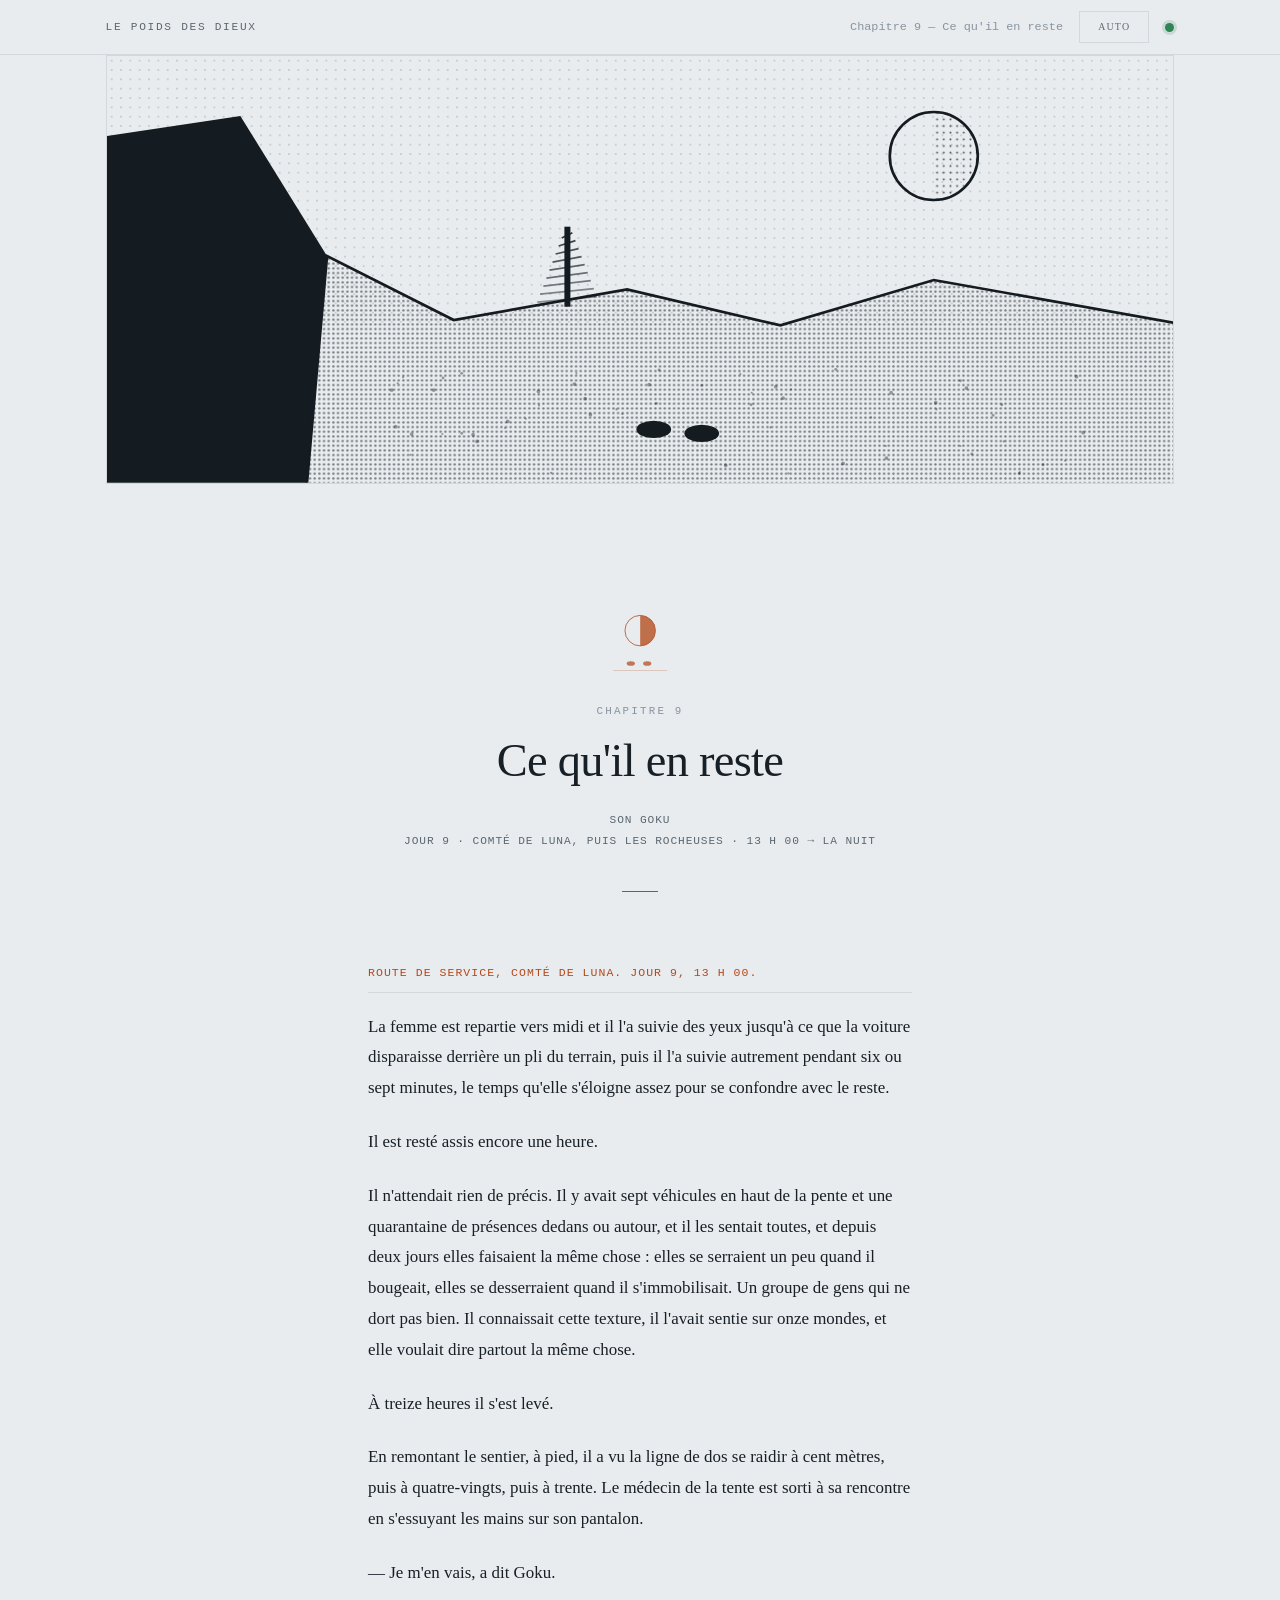
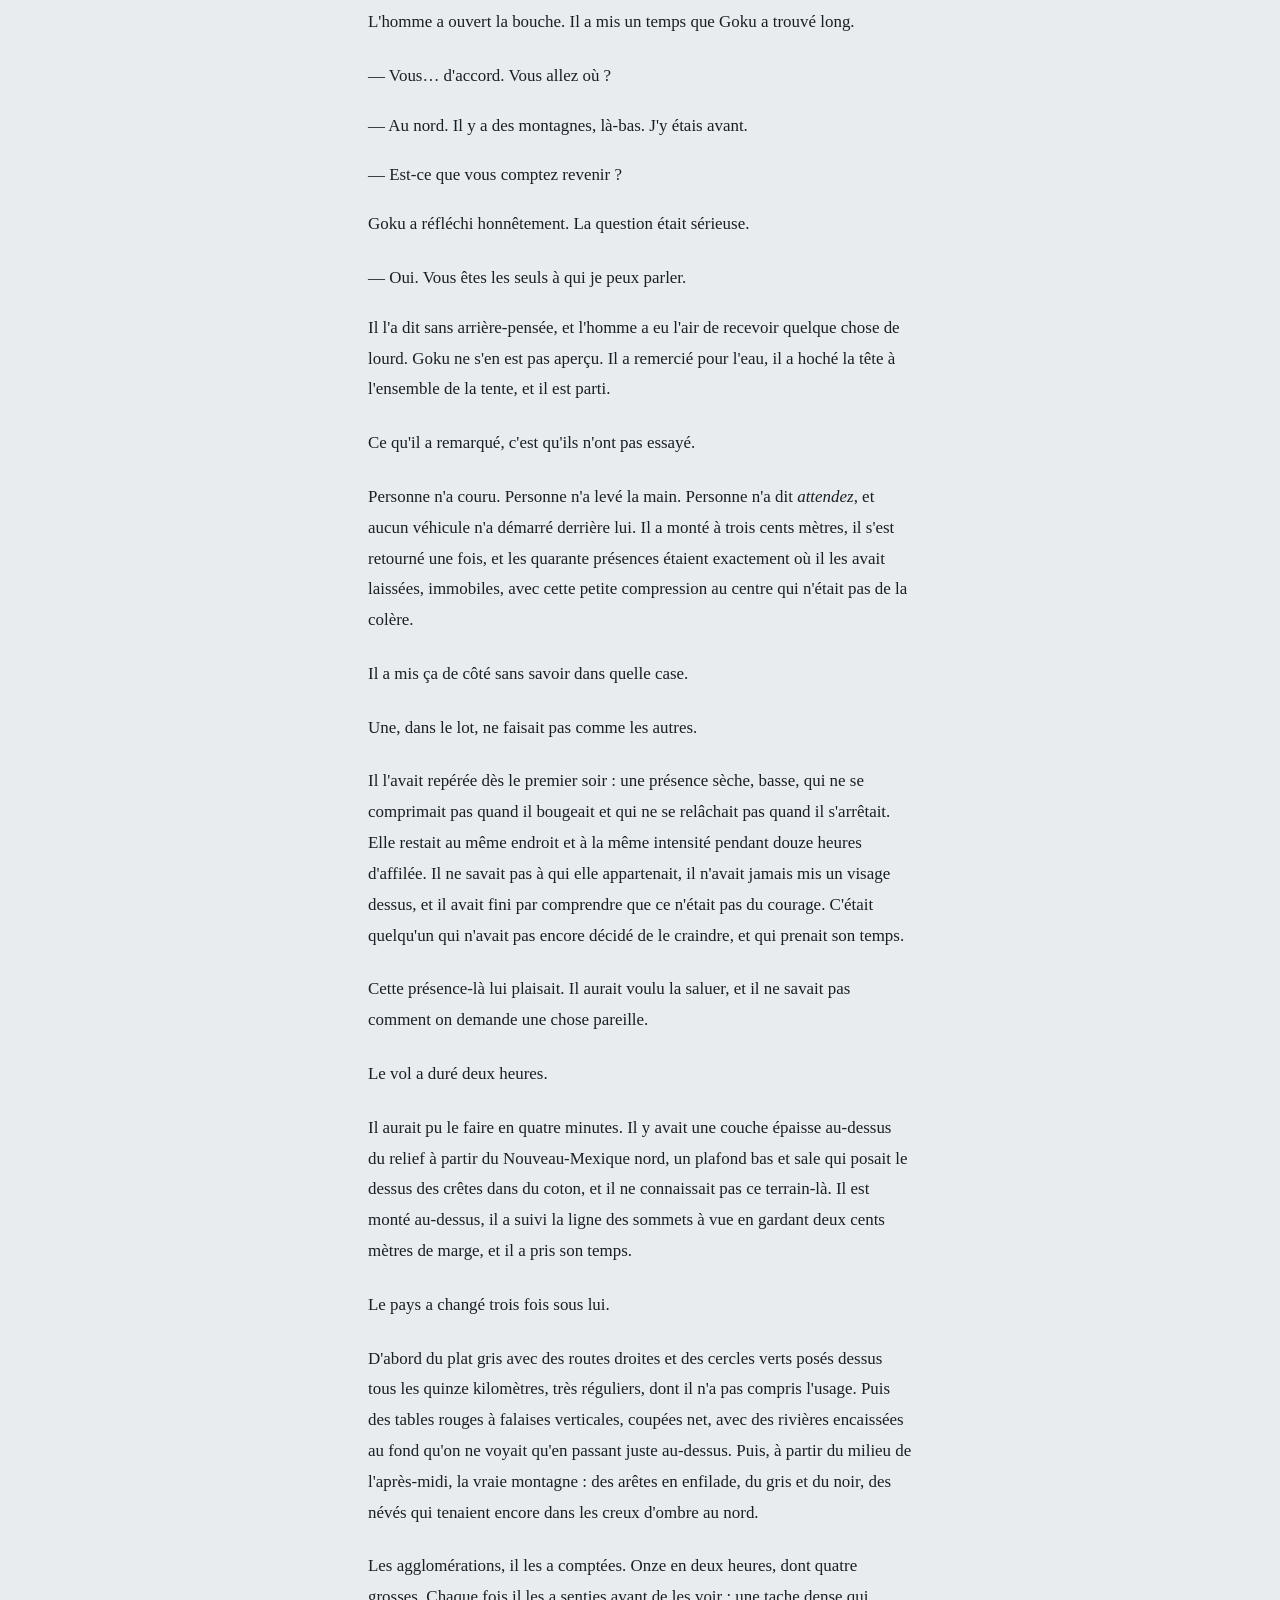
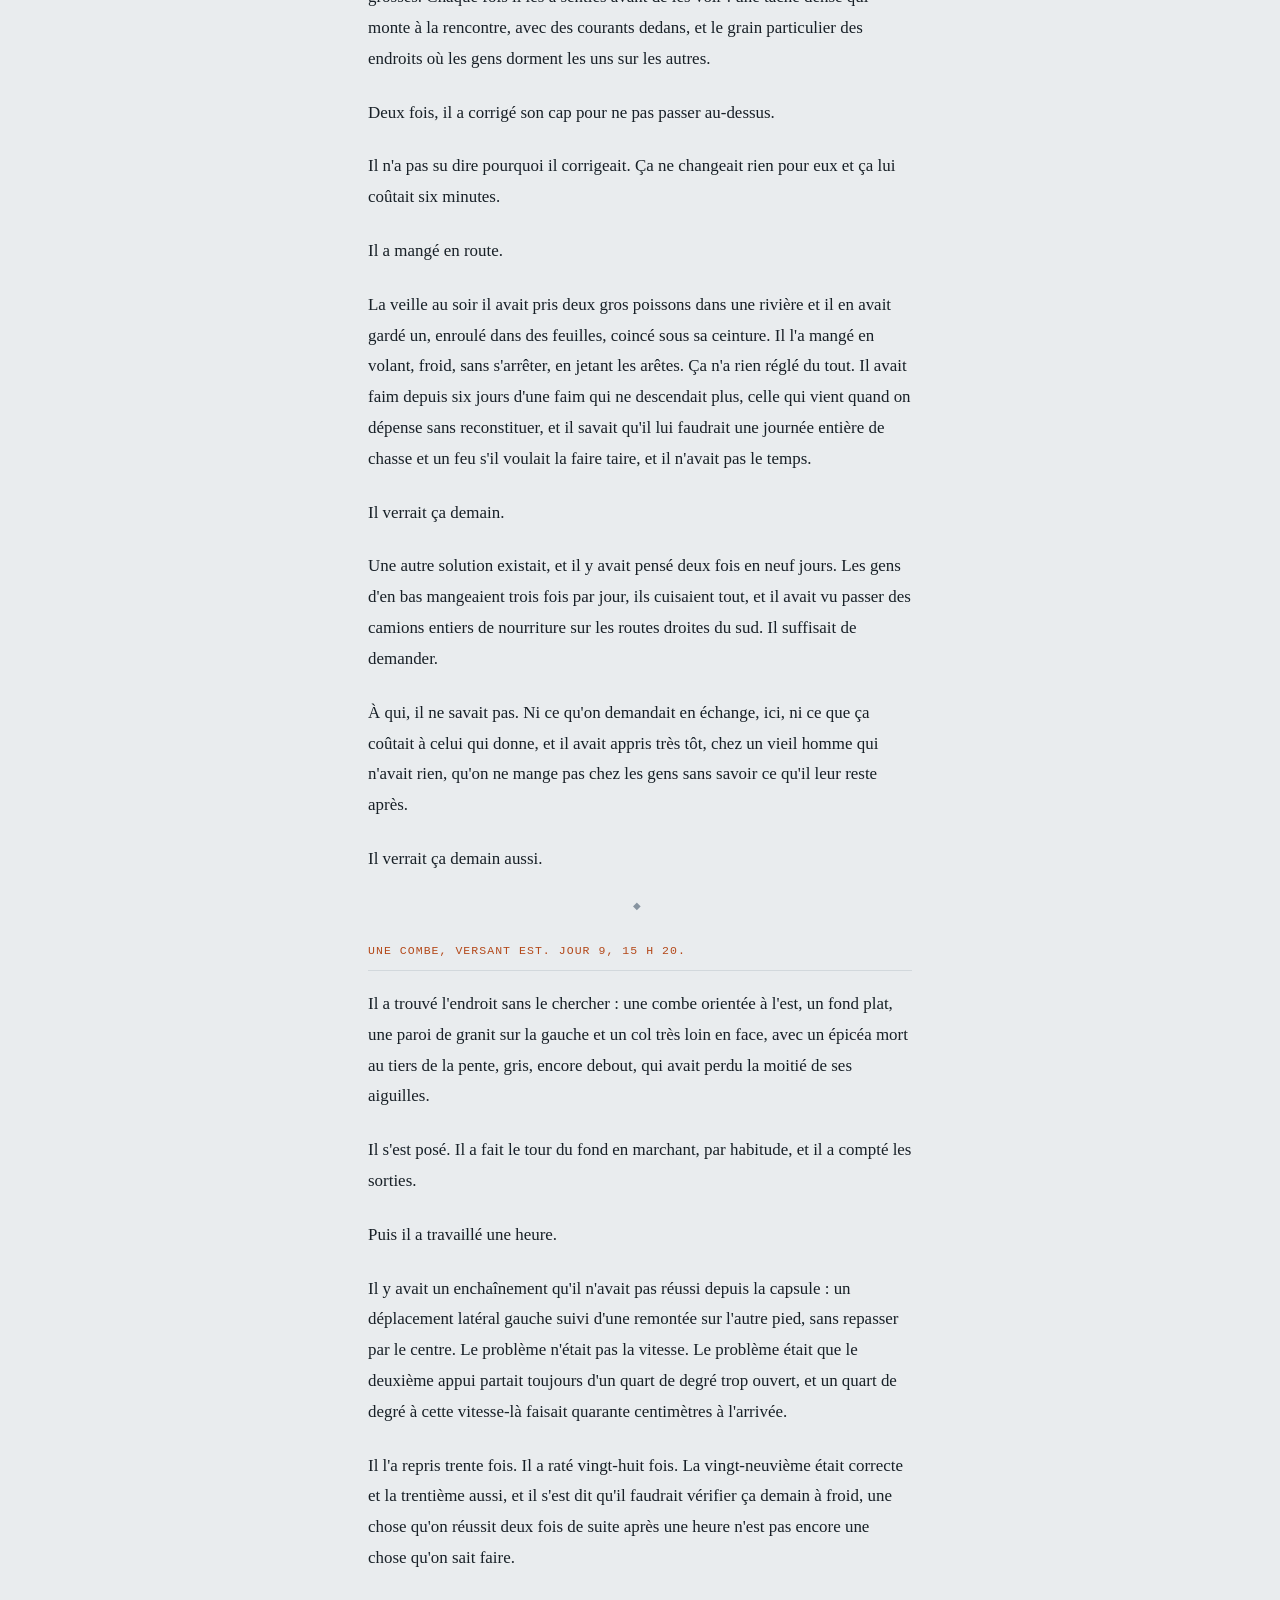
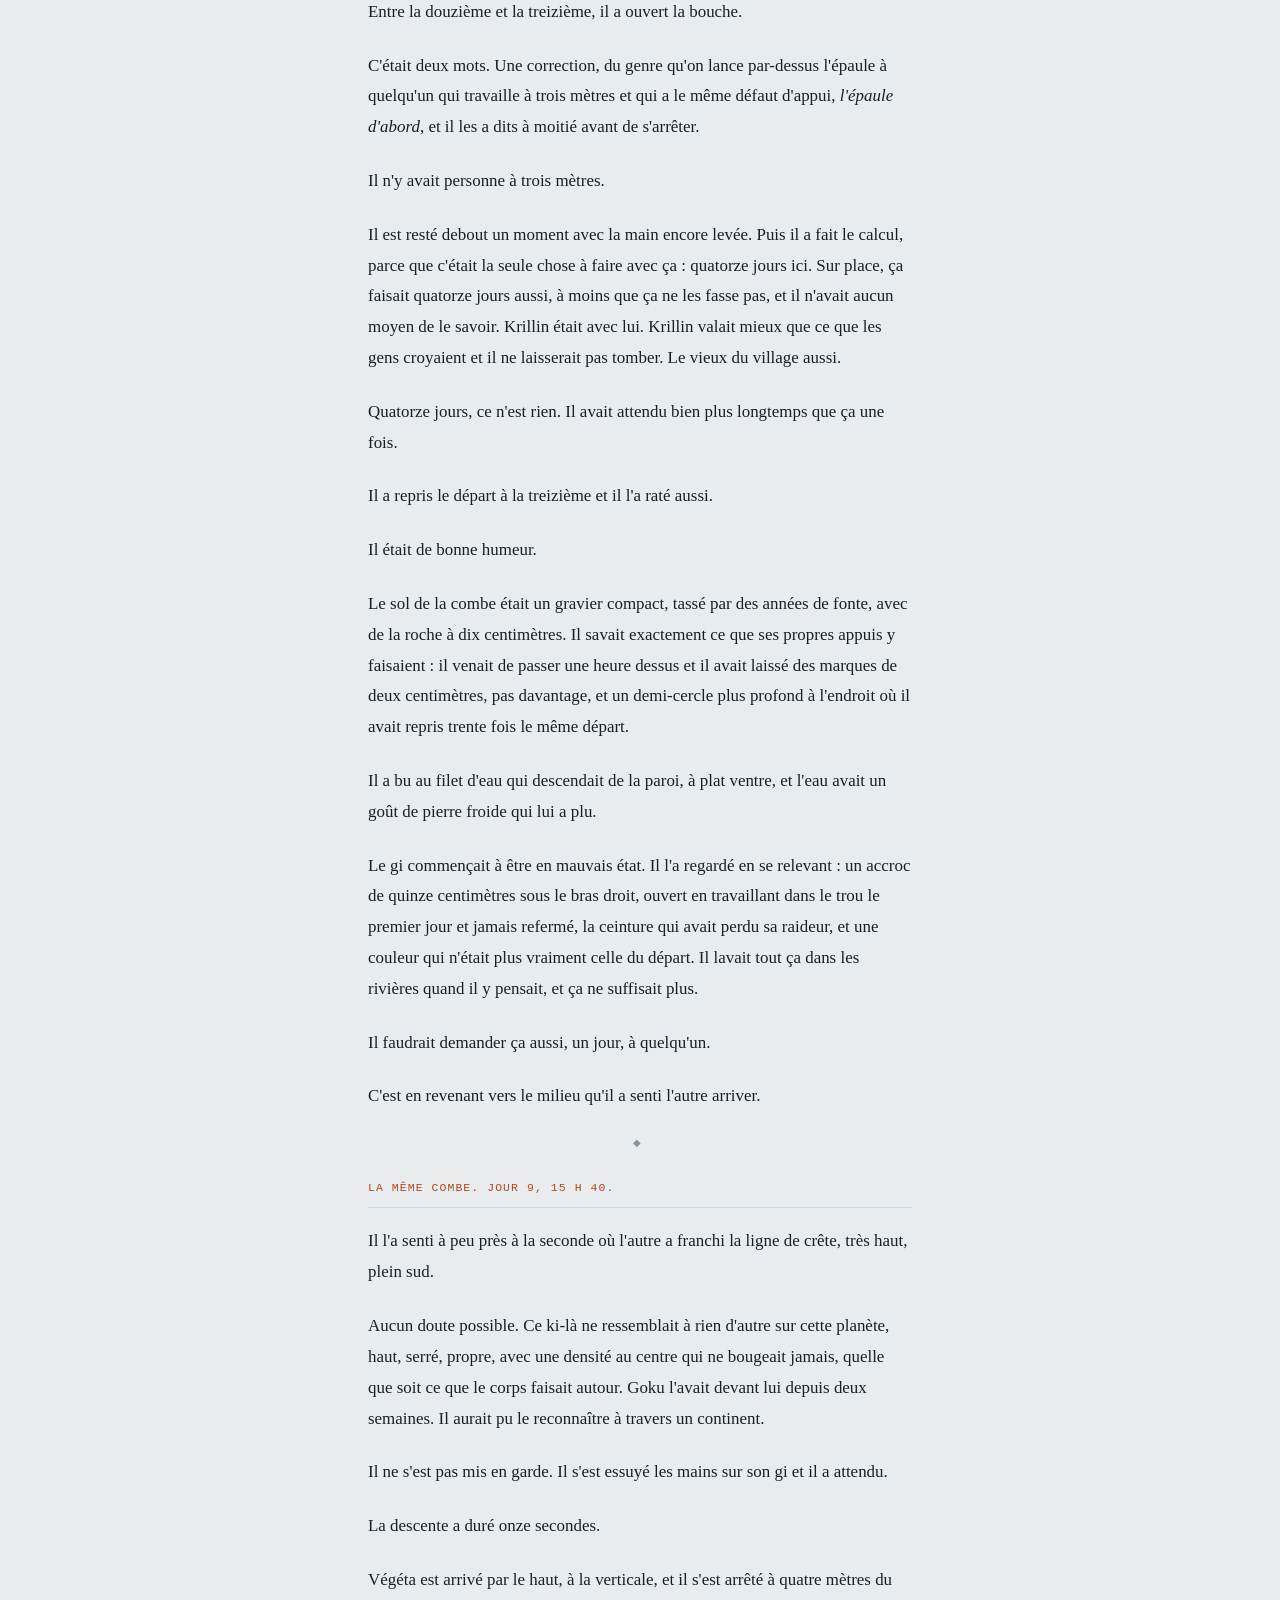
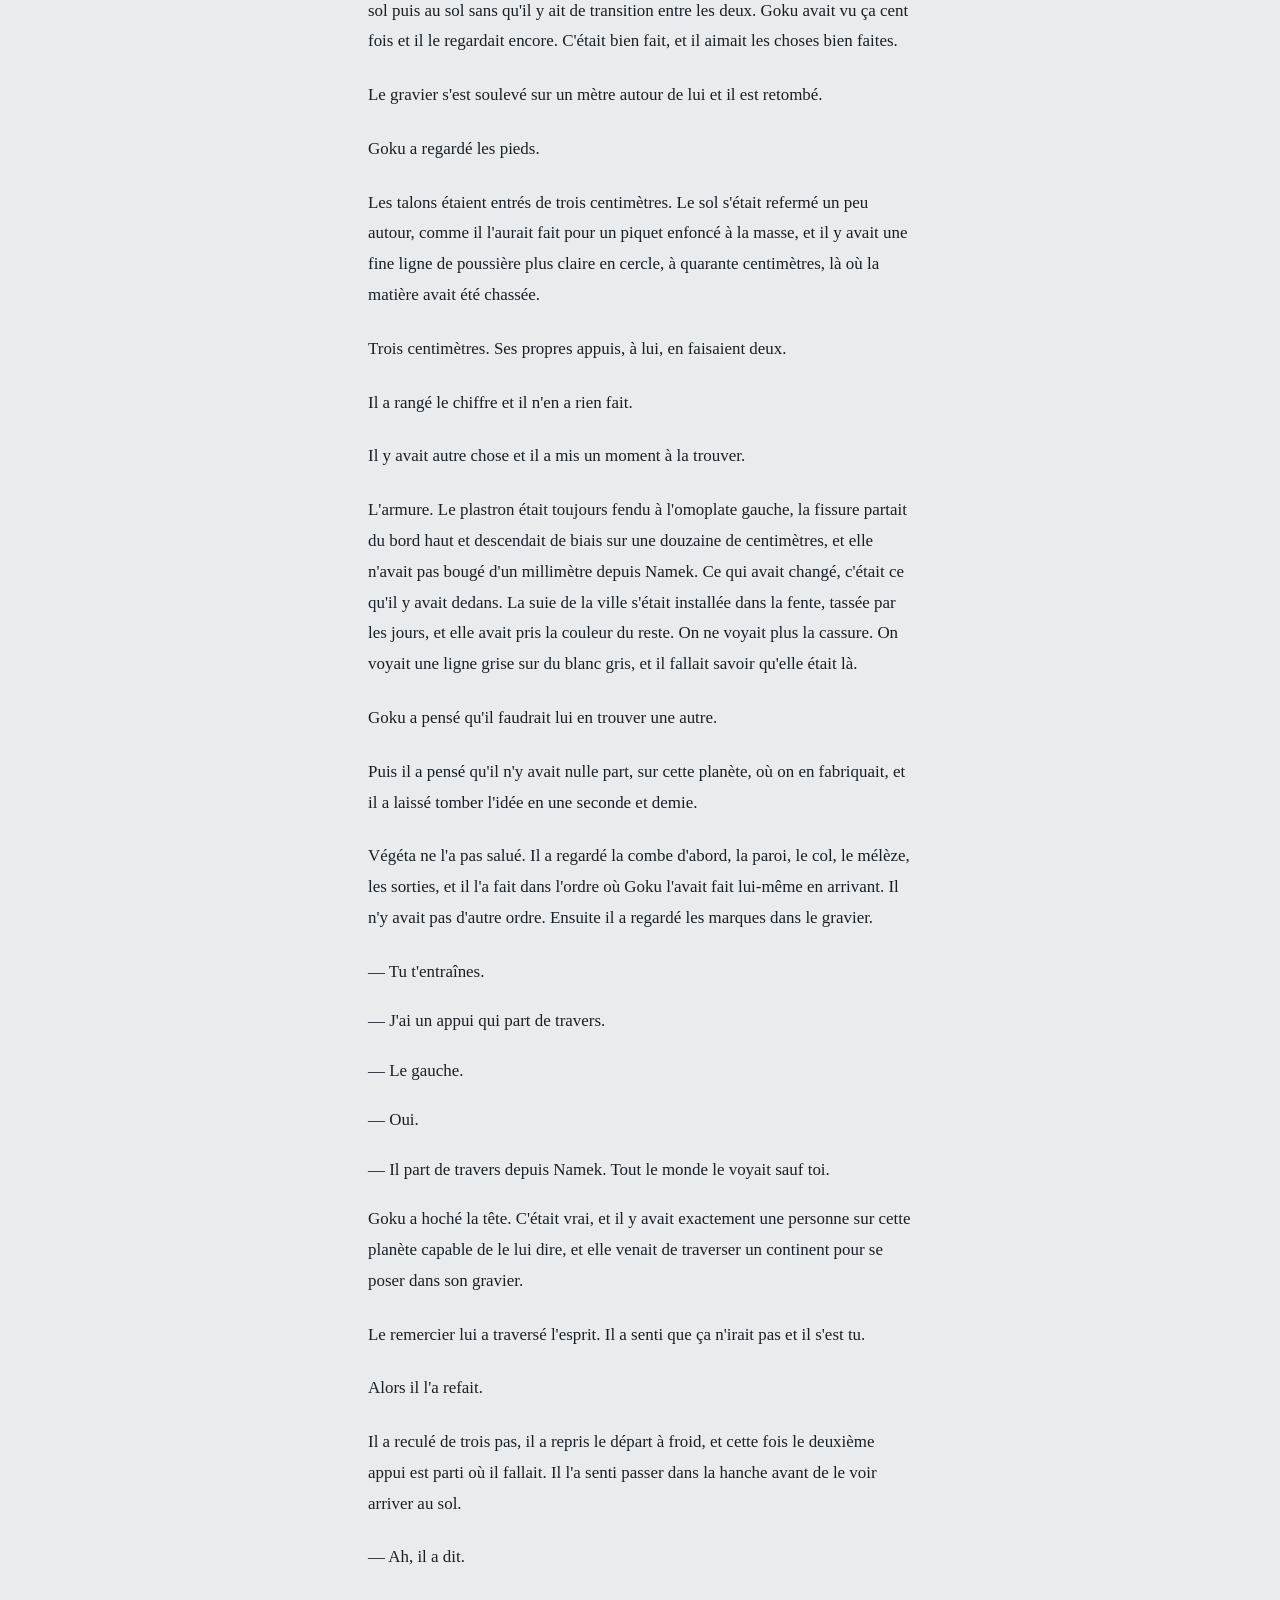
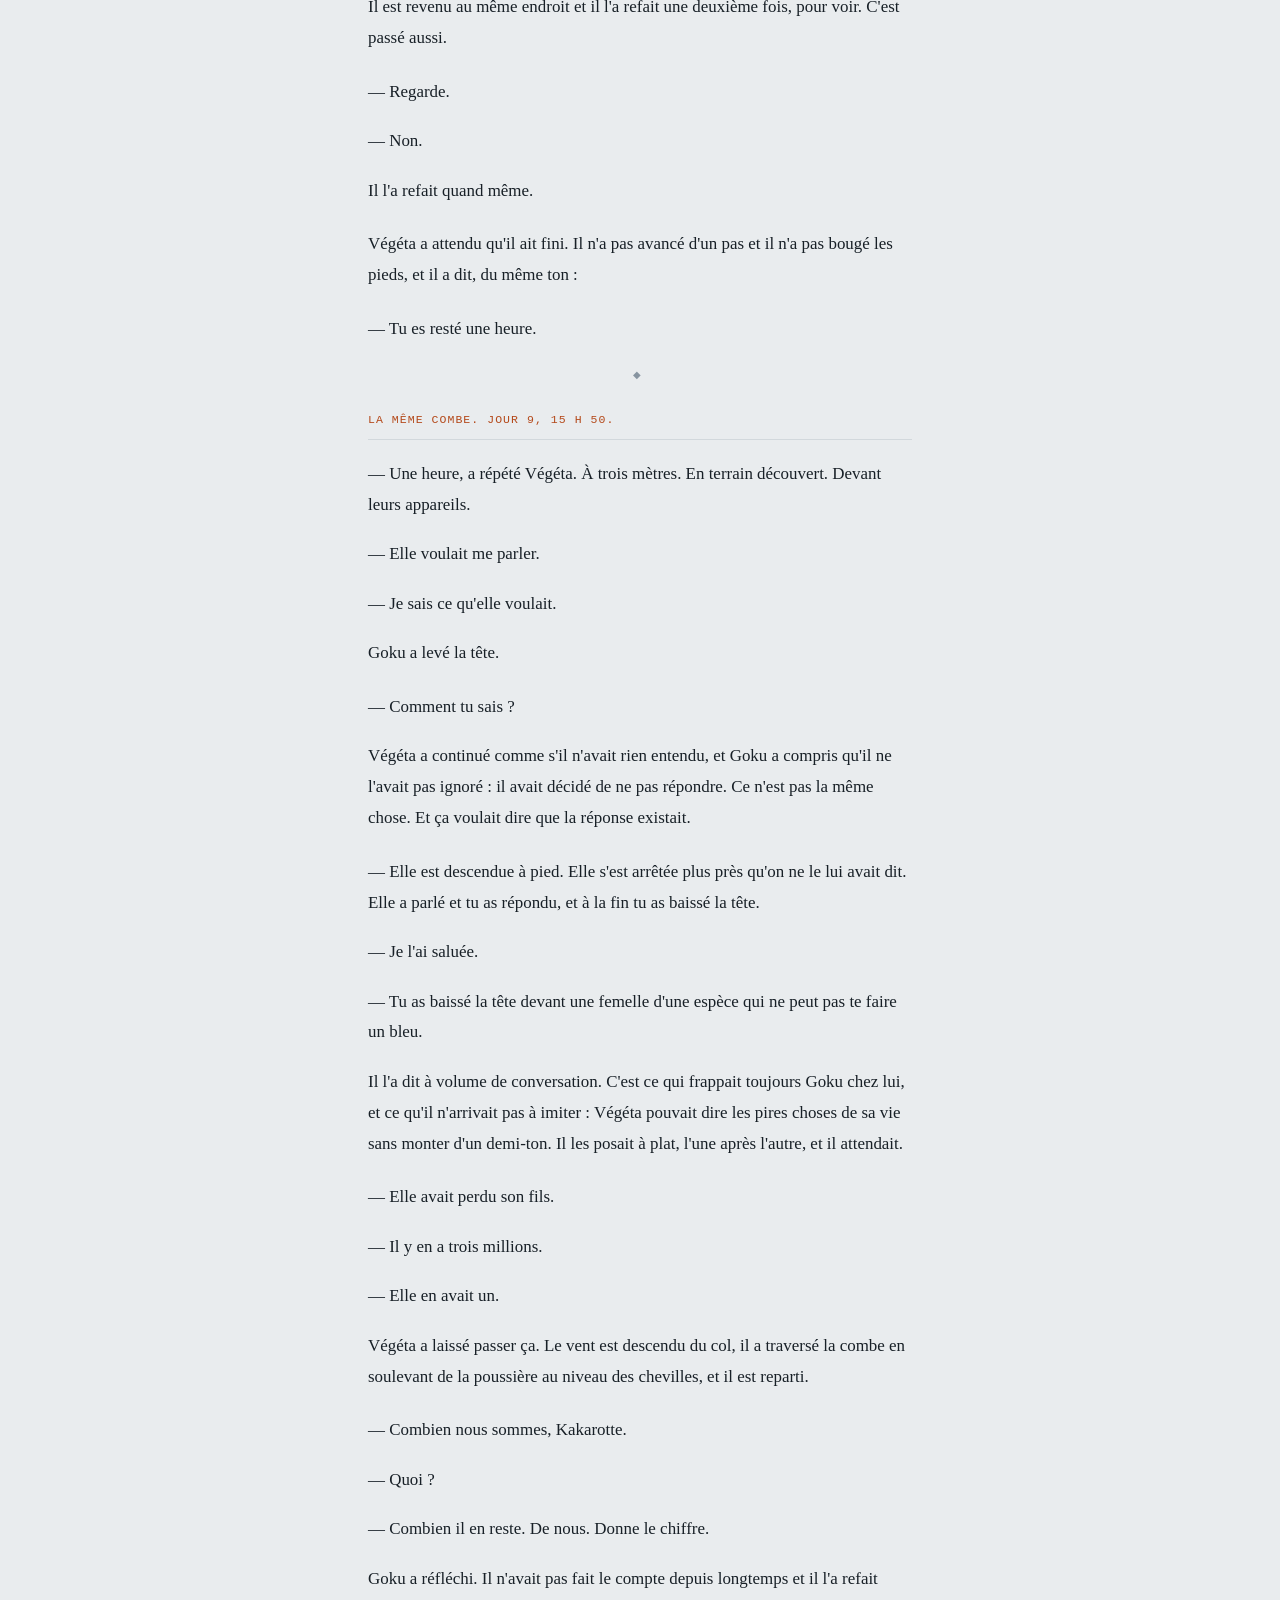
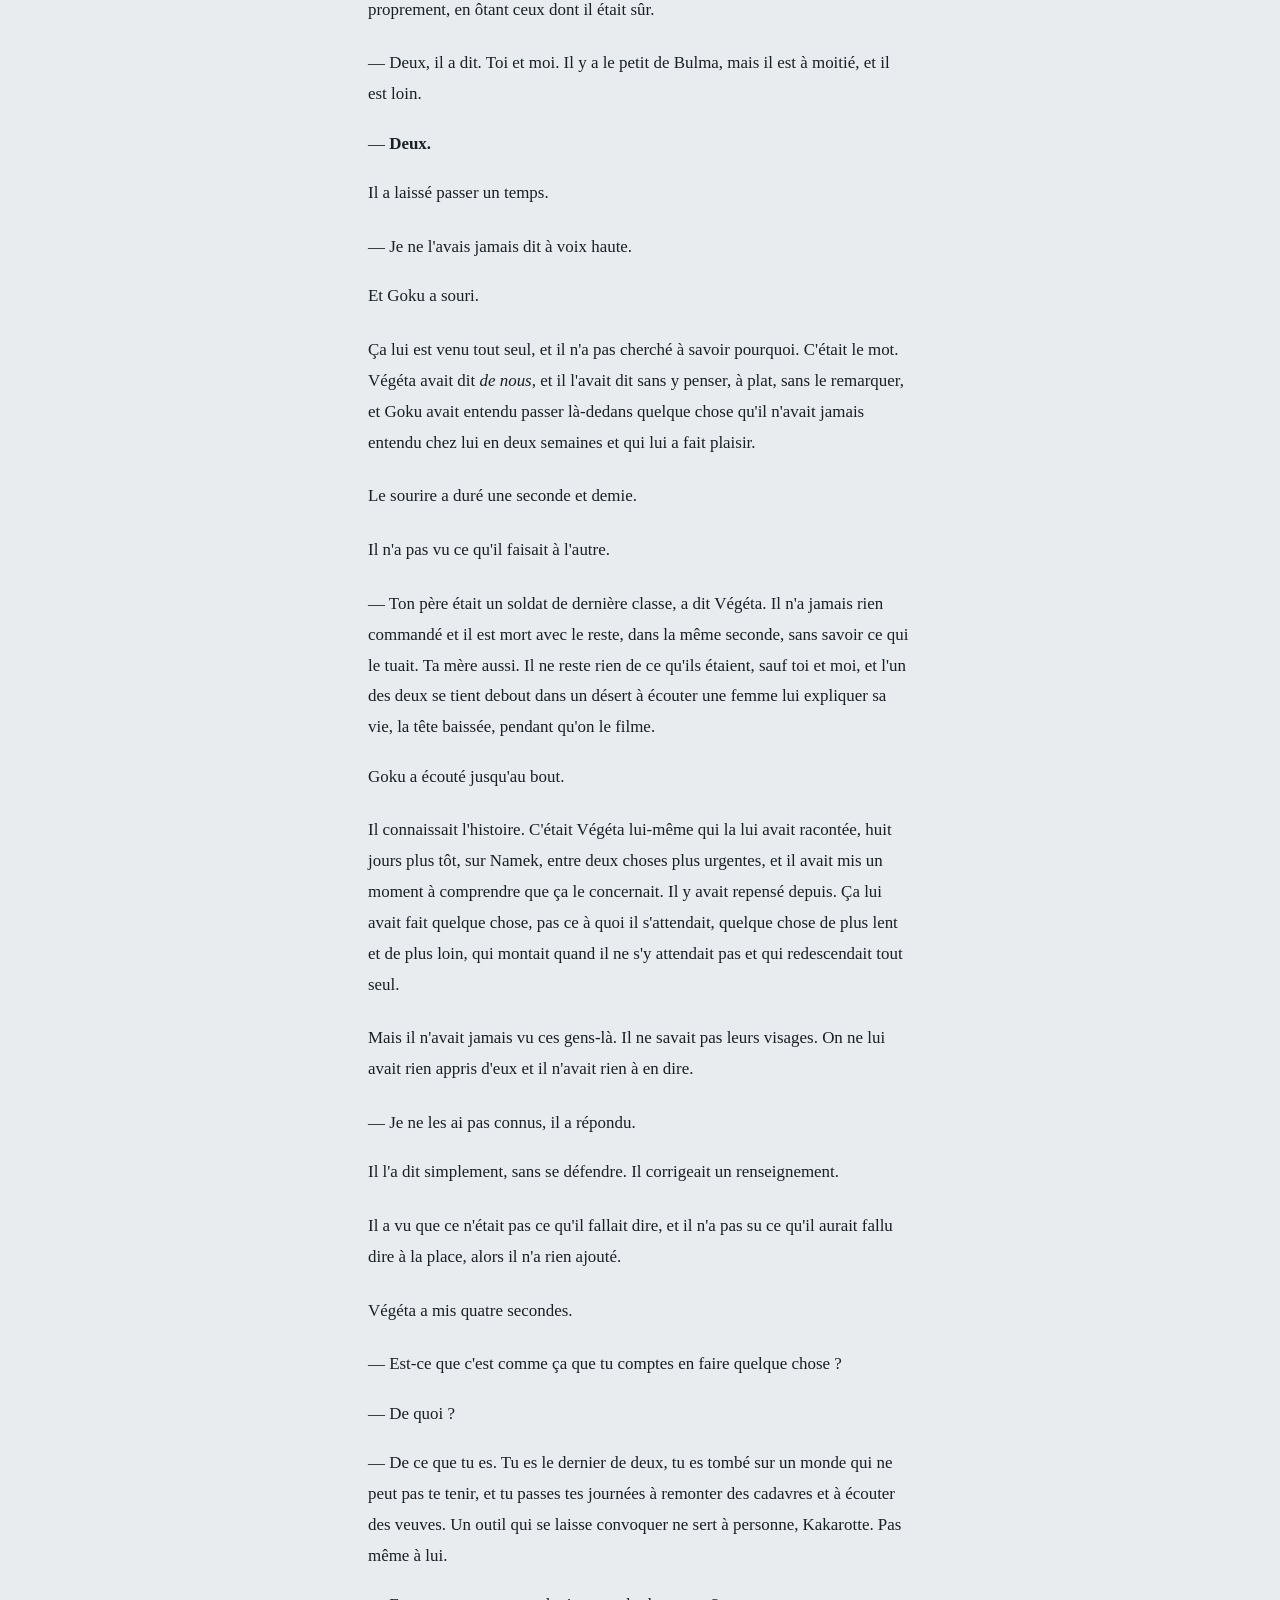
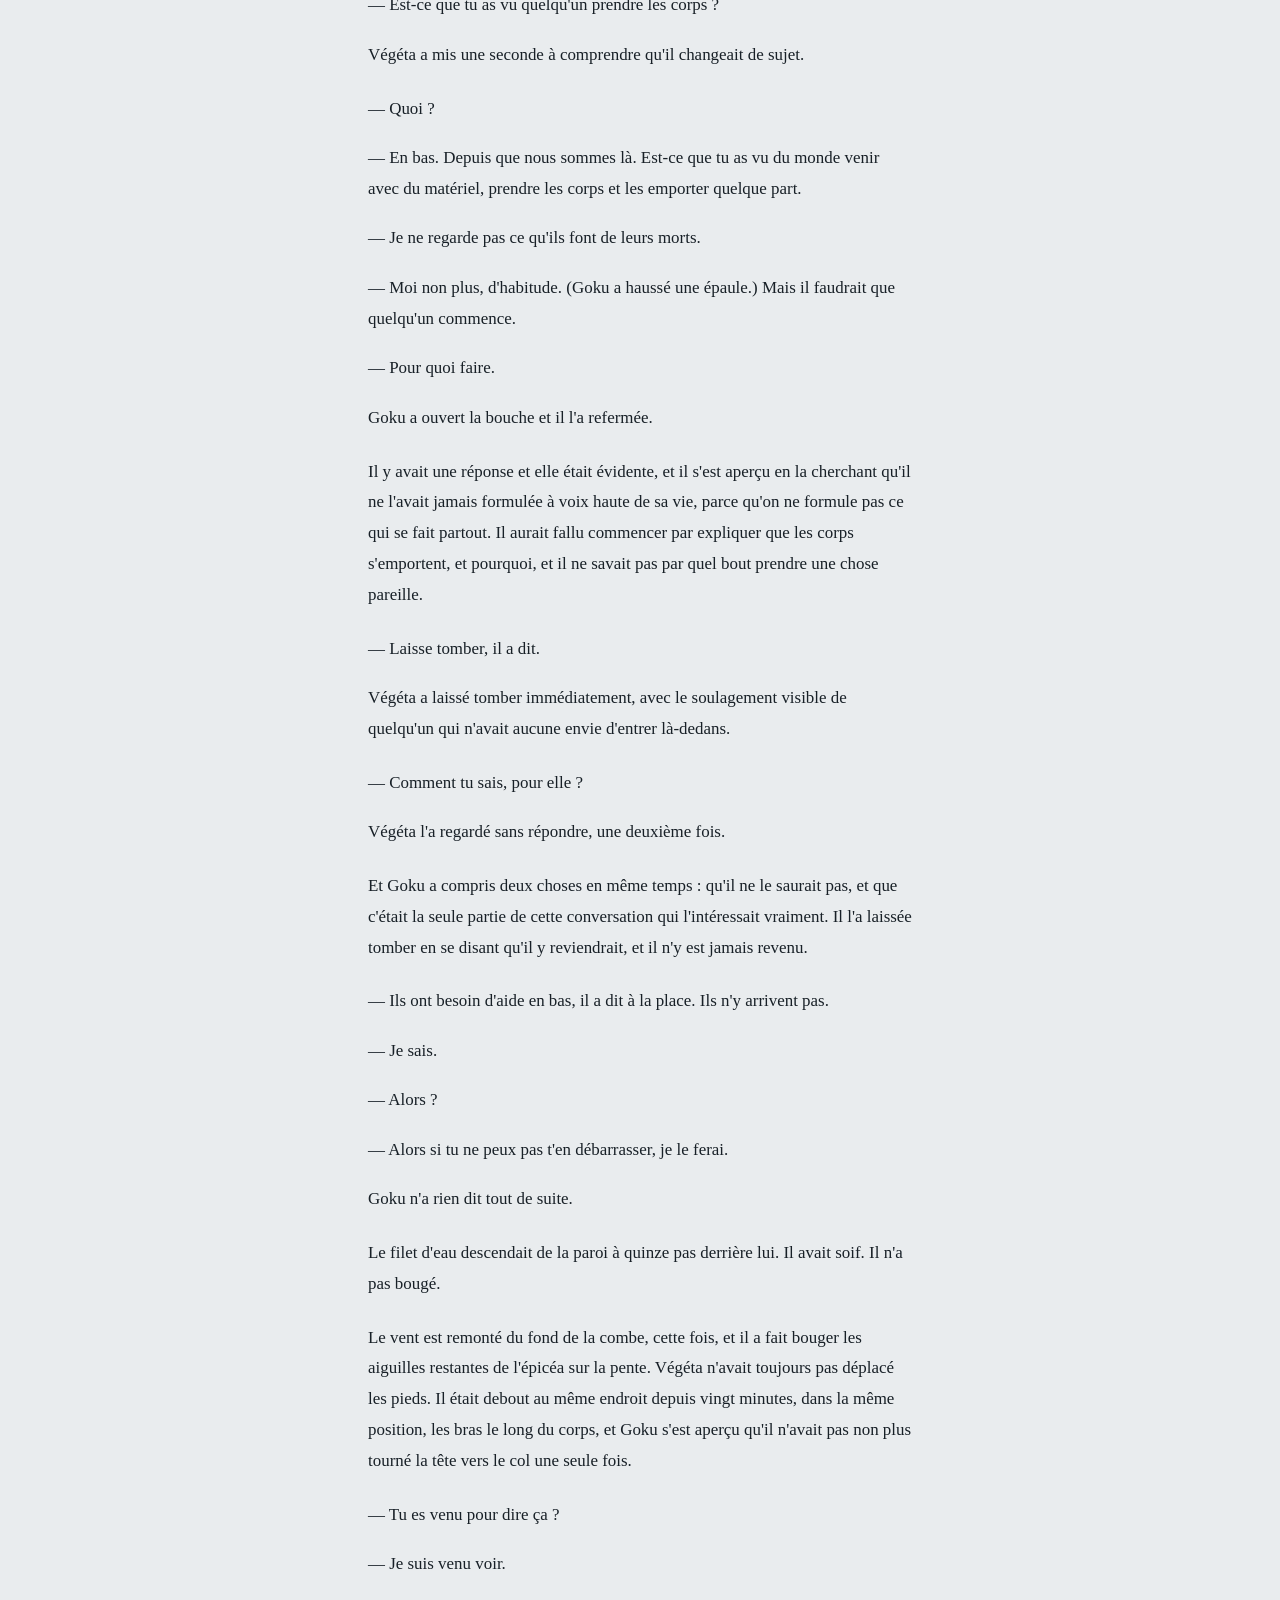
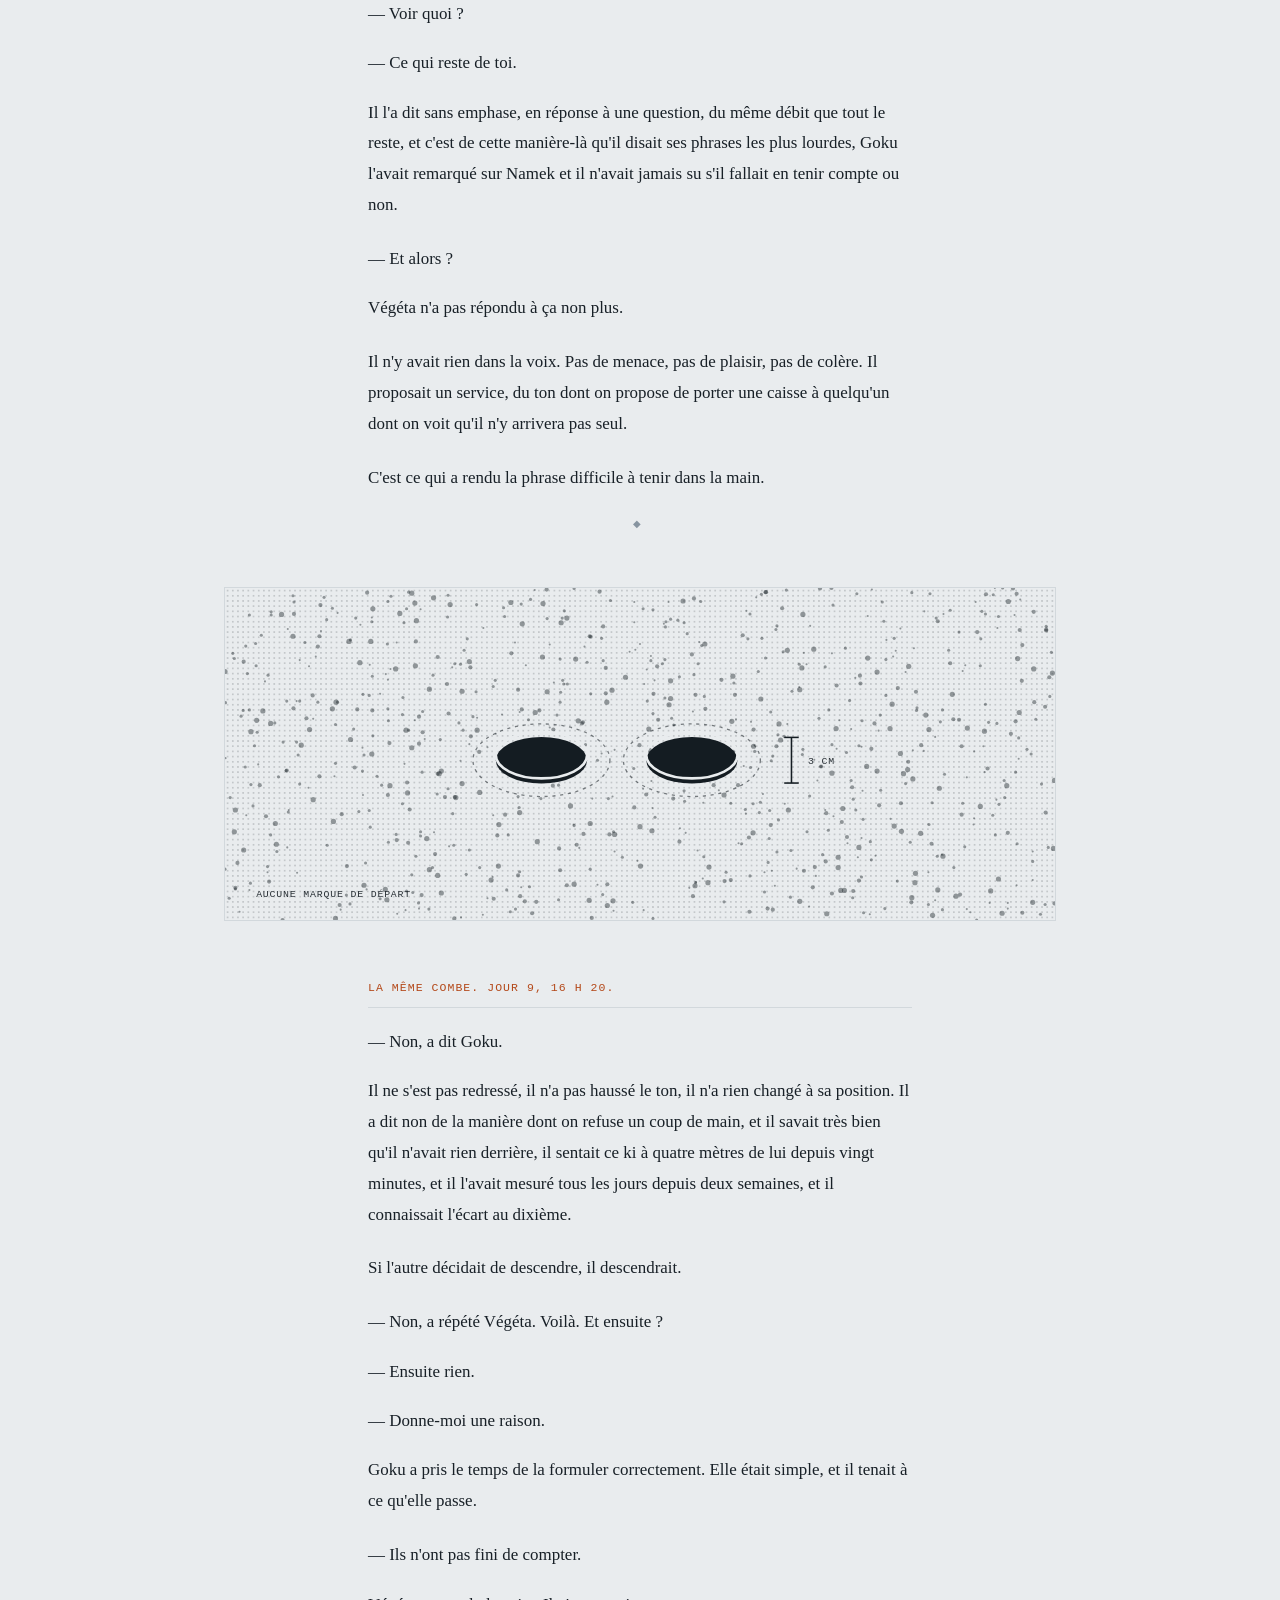
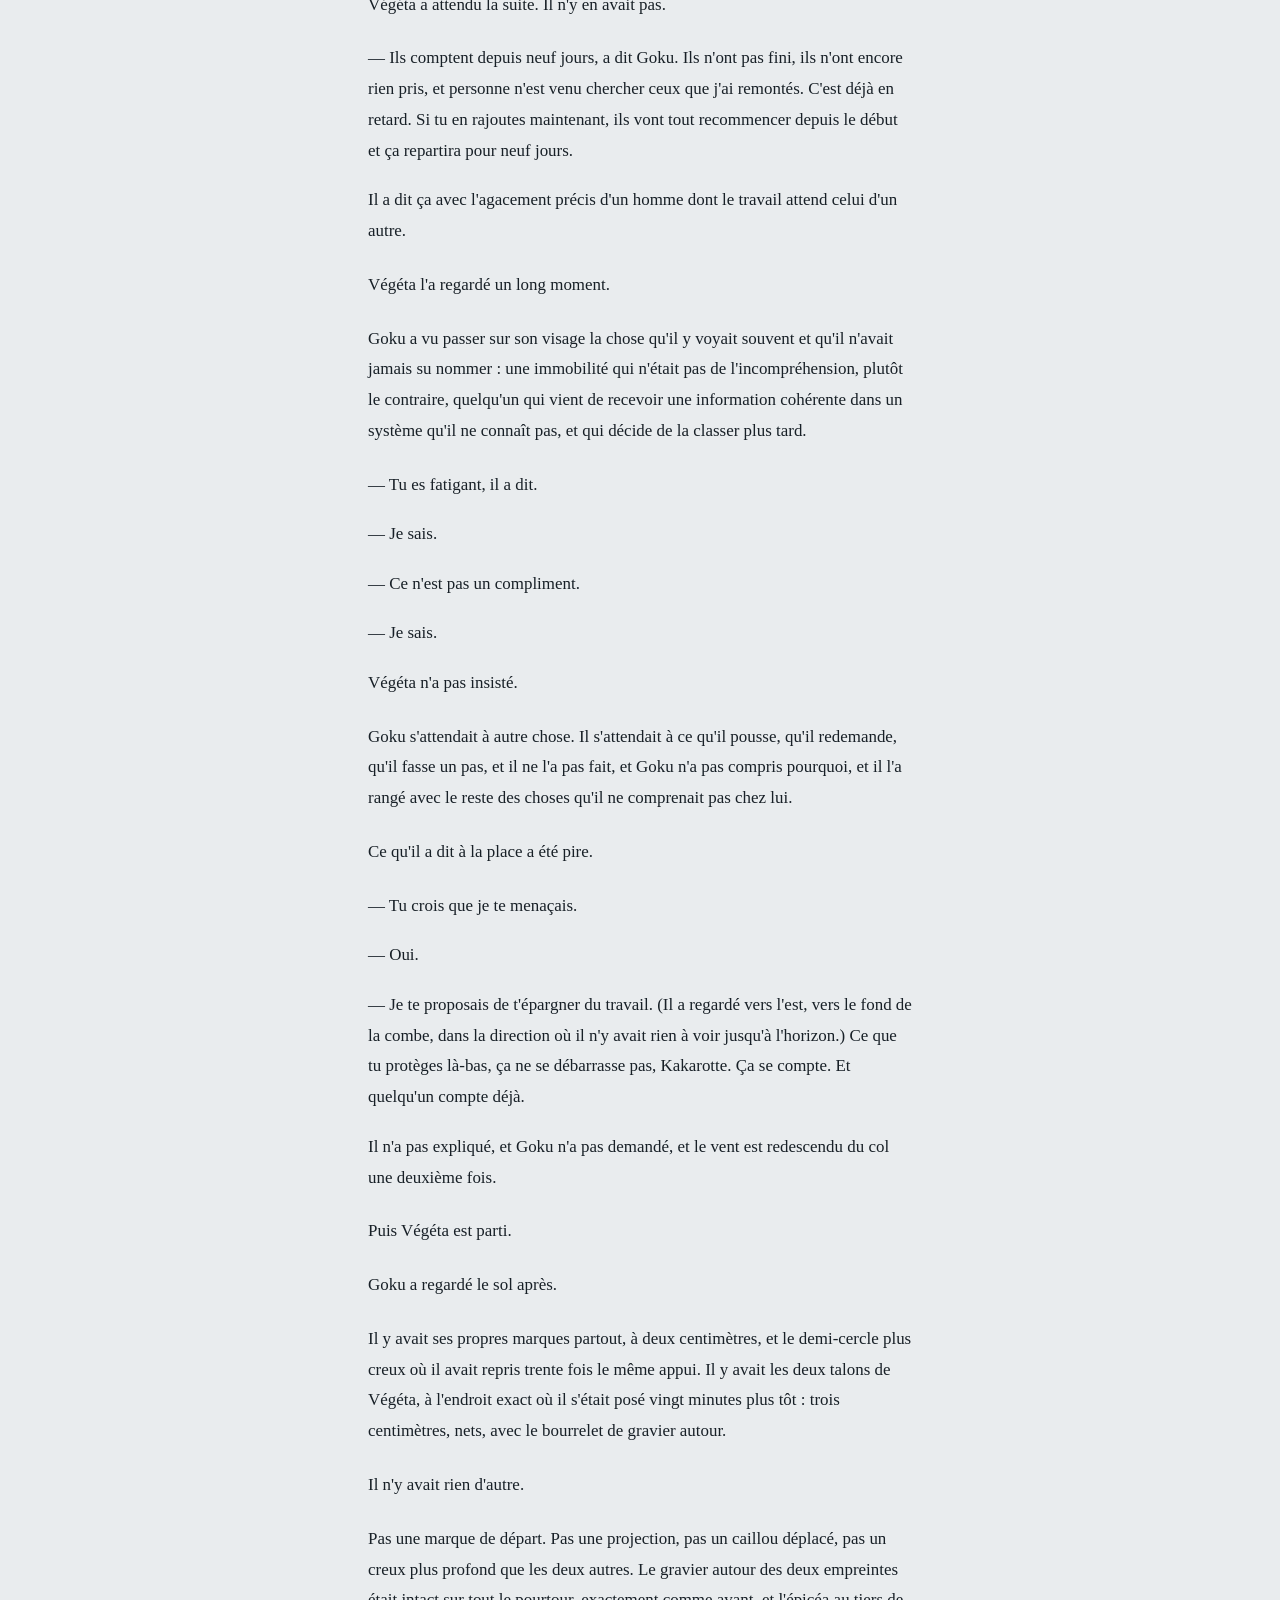
<file: docs/chapitres/09-ce-quil-en-reste.html>
<!doctype html>
<html lang="fr">
<head>
<meta charset="utf-8"/>
<meta name="viewport" content="width=device-width,initial-scale=1"/>
<title>Chapitre 9 — Ce qu&#x27;il en reste | Le Poids des dieux</title>
<meta name="description" content="La femme est repartie vers midi et il l&#x27;a suivie des yeux jusqu&#x27;à ce que la voiture disparaisse derrière un pli du terrain, puis il l&#x27;a suivie…"/>
<link rel="canonical" href="https://saniadamou14.github.io/Confrontation/chapitres/09-ce-quil-en-reste.html"/>
<link rel="icon" type="image/svg+xml" href="../assets/favicon.svg"/>
<meta property="og:type" content="article"/>
<meta property="og:site_name" content="Le Poids des dieux"/>
<meta property="og:locale" content="fr_FR"/>
<meta property="og:title" content="Chapitre 9 — Ce qu&#x27;il en reste | Le Poids des dieux"/>
<meta property="og:description" content="La femme est repartie vers midi et il l&#x27;a suivie des yeux jusqu&#x27;à ce que la voiture disparaisse derrière un pli du terrain, puis il l&#x27;a suivie…"/>
<meta property="og:url" content="https://saniadamou14.github.io/Confrontation/chapitres/09-ce-quil-en-reste.html"/>
<meta property="og:image" content="https://saniadamou14.github.io/Confrontation/assets/og.png"/>
<meta property="og:image:width" content="1200"/>
<meta property="og:image:height" content="630"/>
<meta name="twitter:card" content="summary_large_image"/>
<meta name="twitter:title" content="Chapitre 9 — Ce qu&#x27;il en reste | Le Poids des dieux"/>
<meta name="twitter:description" content="La femme est repartie vers midi et il l&#x27;a suivie des yeux jusqu&#x27;à ce que la voiture disparaisse derrière un pli du terrain, puis il l&#x27;a suivie…"/>
<meta name="twitter:image" content="https://saniadamou14.github.io/Confrontation/assets/og.png"/>
<meta name="theme-color" content="#0E1418" media="(prefers-color-scheme:dark)"/>
<meta name="theme-color" content="#E9ECEE" media="(prefers-color-scheme:light)"/>
<script>try{var t=localStorage.getItem('pdd:theme');
if(t&&t!=='auto')document.documentElement.setAttribute('data-theme',t);}catch(e){}</script>
<link rel="stylesheet" href="../css/style.css"/>
</head>
<body>
<a class="evite" href="#contenu">Aller au contenu</a>
<div class="barre"><div class="enveloppe barre-i">
<a class="marque mono" href="../index.html">Le Poids des dieux</a>
<span class="barre-titre mono">Chapitre 9 — Ce qu&#x27;il en reste</span>
<button class="theme mono" id="theme" type="button"
  aria-label="Changer de thème">Auto</button>
<span class="lampe" title="State &amp; Madison — cycle de 64 secondes"></span>
</div><div class="jauge" id="jauge"></div></div>
<main id="contenu"><div class="enveloppe">
<article data-chapitre="9" data-url="chapitres/09-ce-quil-en-reste.html" data-titre="Ce qu&#x27;il en reste">
<div class="planche planche-chap"><svg xmlns="http://www.w3.org/2000/svg" viewBox="0 0 1600 640" preserveAspectRatio="xMidYMid slice" role="img"><defs><pattern id="t1" width="14" height="14" patternUnits="userSpaceOnUse"><circle cx="7" cy="7" r="1.1" fill="var(--pl-ink)"/></pattern><pattern id="t2" width="10" height="10" patternUnits="userSpaceOnUse"><circle cx="5" cy="5" r="1.5" fill="var(--pl-ink)"/></pattern><pattern id="t3" width="7" height="7" patternUnits="userSpaceOnUse"><circle cx="3.5" cy="3.5" r="1.8" fill="var(--pl-ink)"/></pattern><pattern id="hach" width="9" height="9" patternUnits="userSpaceOnUse" patternTransform="rotate(35)"><line x1="0" y1="0" x2="0" y2="9" stroke="var(--pl-ink)" stroke-width="1.6"/></pattern><linearGradient id="fondu" x1="0" y1="0" x2="0" y2="1"><stop offset="0" stop-color="var(--pl-ink)" stop-opacity="0"/><stop offset="1" stop-color="var(--pl-ink)" stop-opacity="1"/></linearGradient></defs><rect width="100%" height="100%" fill="var(--pl-paper)"/><rect x="0" y="0" width="1600" height="400" fill="url(#t1)" opacity="0.35"/><path d="M0 640 L0 120 L200 90 L330 300 L300 640 Z" fill="var(--pl-ink)"/><path d="M300 640 L330 300 L520 396 L780 350 L1010 404 L1240 336 L1600 400 L1600 640 Z" fill="url(#t3)" opacity=".55"/><path d="M300 640 L330 300 L520 396 L780 350 L1010 404 L1240 336 L1600 400" stroke="var(--pl-ink)" stroke-width="4" fill="none"/><rect x="686" y="256" width="9" height="120" fill="var(--pl-ink)"/><line x1="682" y1="273" x2="698" y2="265" stroke="var(--pl-ink)" stroke-width="2.6" opacity="0.85"/><line x1="677.4" y1="285" x2="702.6" y2="277" stroke="var(--pl-ink)" stroke-width="2.6" opacity="0.8"/><line x1="672.8" y1="297" x2="707.2" y2="289" stroke="var(--pl-ink)" stroke-width="2.6" opacity="0.75"/><line x1="668.2" y1="309" x2="711.8" y2="301" stroke="var(--pl-ink)" stroke-width="2.6" opacity="0.7"/><line x1="663.6" y1="321" x2="716.4" y2="313" stroke="var(--pl-ink)" stroke-width="2.6" opacity="0.65"/><line x1="659" y1="333" x2="721" y2="325" stroke="var(--pl-ink)" stroke-width="2.6" opacity="0.6"/><line x1="654.4" y1="345" x2="725.6" y2="337" stroke="var(--pl-ink)" stroke-width="2.6" opacity="0.55"/><line x1="649.8" y1="357" x2="730.2" y2="349" stroke="var(--pl-ink)" stroke-width="2.6" opacity="0.5"/><line x1="645.2" y1="369" x2="734.8" y2="361" stroke="var(--pl-ink)" stroke-width="2.6" opacity="0.45"/><circle cx="1240" cy="150" r="66" fill="none" stroke="var(--pl-ink)" stroke-width="4"/><path d="M1240 84 a66 66 0 0 1 0 132 z" fill="url(#t2)" opacity=".75"/><ellipse cx="820" cy="560" rx="26" ry="13" fill="var(--pl-ink)"/><ellipse cx="892" cy="566" rx="26" ry="13" fill="var(--pl-ink)"/><circle cx="1368" cy="626" r="2.2" fill="var(--pl-ink)" opacity=".4"/><circle cx="967" cy="505" r="1.6" fill="var(--pl-ink)" opacity=".4"/><circle cx="433" cy="556" r="2.8" fill="var(--pl-ink)" opacity=".4"/><circle cx="1369" cy="624" r="1.6" fill="var(--pl-ink)" opacity=".4"/><circle cx="1104" cy="611" r="2.8" fill="var(--pl-ink)" opacity=".4"/><circle cx="503" cy="567" r="1.6" fill="var(--pl-ink)" opacity=".4"/><circle cx="1345" cy="578" r="1.6" fill="var(--pl-ink)" opacity=".4"/><circle cx="764" cy="530" r="1.6" fill="var(--pl-ink)" opacity=".4"/><circle cx="647" cy="503" r="2.8" fill="var(--pl-ink)" opacity=".4"/><circle cx="549" cy="568" r="2.8" fill="var(--pl-ink)" opacity=".4"/><circle cx="628" cy="544" r="1.6" fill="var(--pl-ink)" opacity=".4"/><circle cx="879" cy="577" r="1.6" fill="var(--pl-ink)" opacity=".4"/><circle cx="966" cy="523" r="2.2" fill="var(--pl-ink)" opacity=".4"/><circle cx="995" cy="557" r="1.6" fill="var(--pl-ink)" opacity=".4"/><circle cx="828" cy="471" r="2.2" fill="var(--pl-ink)" opacity=".4"/><circle cx="532" cy="566" r="2.2" fill="var(--pl-ink)" opacity=".4"/><circle cx="704" cy="476" r="1.6" fill="var(--pl-ink)" opacity=".4"/><circle cx="1289" cy="498" r="2.8" fill="var(--pl-ink)" opacity=".4"/><circle cx="427" cy="501" r="2.8" fill="var(--pl-ink)" opacity=".4"/><circle cx="824" cy="521" r="2.2" fill="var(--pl-ink)" opacity=".4"/><circle cx="436" cy="491" r="1.6" fill="var(--pl-ink)" opacity=".4"/><circle cx="455" cy="598" r="1.6" fill="var(--pl-ink)" opacity=".4"/><circle cx="1437" cy="607" r="1.6" fill="var(--pl-ink)" opacity=".4"/><circle cx="1280" cy="487" r="2.2" fill="var(--pl-ink)" opacity=".4"/><circle cx="813" cy="493" r="2.8" fill="var(--pl-ink)" opacity=".4"/><circle cx="717" cy="514" r="2.8" fill="var(--pl-ink)" opacity=".4"/><circle cx="504" cy="483" r="2.2" fill="var(--pl-ink)" opacity=".4"/><circle cx="725" cy="538" r="2.8" fill="var(--pl-ink)" opacity=".4"/><circle cx="490" cy="501" r="2.8" fill="var(--pl-ink)" opacity=".4"/><circle cx="1244" cy="530" r="1.6" fill="var(--pl-ink)" opacity=".4"/><circle cx="1454" cy="481" r="2.8" fill="var(--pl-ink)" opacity=".4"/><circle cx="1169" cy="603" r="2.8" fill="var(--pl-ink)" opacity=".4"/><circle cx="597" cy="558" r="1.6" fill="var(--pl-ink)" opacity=".4"/><circle cx="1168" cy="585" r="1.6" fill="var(--pl-ink)" opacity=".4"/><circle cx="1243" cy="520" r="2.8" fill="var(--pl-ink)" opacity=".4"/><circle cx="457" cy="567" r="2.8" fill="var(--pl-ink)" opacity=".4"/><circle cx="1093" cy="470" r="2.2" fill="var(--pl-ink)" opacity=".4"/><circle cx="648" cy="524" r="1.6" fill="var(--pl-ink)" opacity=".4"/><circle cx="1329" cy="539" r="2.2" fill="var(--pl-ink)" opacity=".4"/><circle cx="601" cy="548" r="2.8" fill="var(--pl-ink)" opacity=".4"/><circle cx="1003" cy="496" r="2.8" fill="var(--pl-ink)" opacity=".4"/><circle cx="532" cy="476" r="2.2" fill="var(--pl-ink)" opacity=".4"/><circle cx="1297" cy="597" r="2.2" fill="var(--pl-ink)" opacity=".4"/><circle cx="928" cy="614" r="2.8" fill="var(--pl-ink)" opacity=".4"/><circle cx="555" cy="578" r="2.8" fill="var(--pl-ink)" opacity=".4"/><circle cx="892" cy="494" r="2.2" fill="var(--pl-ink)" opacity=".4"/><circle cx="1464" cy="565" r="2.8" fill="var(--pl-ink)" opacity=".4"/><circle cx="1176" cy="505" r="2.8" fill="var(--pl-ink)" opacity=".4"/><circle cx="1014" cy="513" r="2.8" fill="var(--pl-ink)" opacity=".4"/><circle cx="950" cy="477" r="1.6" fill="var(--pl-ink)" opacity=".4"/><circle cx="773" cy="537" r="1.6" fill="var(--pl-ink)" opacity=".4"/><circle cx="666" cy="625" r="1.6" fill="var(--pl-ink)" opacity=".4"/><circle cx="444" cy="482" r="1.6" fill="var(--pl-ink)" opacity=".4"/><circle cx="1342" cy="523" r="2.2" fill="var(--pl-ink)" opacity=".4"/><circle cx="1022" cy="626" r="1.6" fill="var(--pl-ink)" opacity=".4"/><circle cx="1146" cy="542" r="1.6" fill="var(--pl-ink)" opacity=".4"/><circle cx="1404" cy="613" r="2.2" fill="var(--pl-ink)" opacity=".4"/><circle cx="701" cy="492" r="2.8" fill="var(--pl-ink)" opacity=".4"/><circle cx="1026" cy="500" r="1.6" fill="var(--pl-ink)" opacity=".4"/><circle cx="1280" cy="585" r="1.6" fill="var(--pl-ink)" opacity=".4"/></svg></div>
<div class="colonne">
<header class="chap-tete">
<div class="embleme"><svg viewBox="0 0 120 120" fill="none" stroke="currentColor" stroke-width="1.5" aria-hidden="true">
<circle cx="60" cy="42" r="26"/><path d="M60 16 a26 26 0 0 1 0 52 z" fill="currentColor" stroke="none" opacity=".85"/>
<ellipse cx="44" cy="98" rx="7" ry="4" fill="currentColor" stroke="none" opacity=".8"/>
<ellipse cx="72" cy="98" rx="7" ry="4" fill="currentColor" stroke="none" opacity=".8"/>
<line x1="14" y1="110" x2="106" y2="110" opacity=".3"/></svg></div>
<p class="num mono">Chapitre 9</p>
<h1>Ce qu&#x27;il en reste</h1>
<p class="sit mono">Son Goku<br/>Jour 9 · Comté de Luna, puis les Rocheuses · 13 h 00 → la nuit</p>
<div class="filet"></div>
</header>
<div class="prose"><p class="situation">Route de service, comté de Luna. Jour 9, 13 h 00.</p>
<p>La femme est repartie vers midi et il l'a suivie des yeux jusqu'à ce que la voiture disparaisse derrière un pli du terrain, puis il l'a suivie autrement pendant six ou sept minutes, le temps qu'elle s'éloigne assez pour se confondre avec le reste.</p>
<p>Il est resté assis encore une heure.</p>
<p>Il n'attendait rien de précis. Il y avait sept véhicules en haut de la pente et une quarantaine de présences dedans ou autour, et il les sentait toutes, et depuis deux jours elles faisaient la même chose : elles se serraient un peu quand il bougeait, elles se desserraient quand il s'immobilisait. Un groupe de gens qui ne dort pas bien. Il connaissait cette texture, il l'avait sentie sur onze mondes, et elle voulait dire partout la même chose.</p>
<p>À treize heures il s'est levé.</p>
<p>En remontant le sentier, à pied, il a vu la ligne de dos se raidir à cent mètres, puis à quatre-vingts, puis à trente. Le médecin de la tente est sorti à sa rencontre en s'essuyant les mains sur son pantalon.</p>
<p class="replique">— Je m'en vais, a dit Goku.</p>
<p>L'homme a ouvert la bouche. Il a mis un temps que Goku a trouvé long.</p>
<p class="replique">— Vous… d'accord. Vous allez où ?</p>
<p class="replique">— Au nord. Il y a des montagnes, là-bas. J'y étais avant.</p>
<p class="replique">— Est-ce que vous comptez revenir ?</p>
<p>Goku a réfléchi honnêtement. La question était sérieuse.</p>
<p class="replique">— Oui. Vous êtes les seuls à qui je peux parler.</p>
<p>Il l'a dit sans arrière-pensée, et l'homme a eu l'air de recevoir quelque chose de lourd. Goku ne s'en est pas aperçu. Il a remercié pour l'eau, il a hoché la tête à l'ensemble de la tente, et il est parti.</p>
<p>Ce qu'il a remarqué, c'est qu'ils n'ont pas essayé.</p>
<p>Personne n'a couru. Personne n'a levé la main. Personne n'a dit <em>attendez</em>, et aucun véhicule n'a démarré derrière lui. Il a monté à trois cents mètres, il s'est retourné une fois, et les quarante présences étaient exactement où il les avait laissées, immobiles, avec cette petite compression au centre qui n'était pas de la colère.</p>
<p>Il a mis ça de côté sans savoir dans quelle case.</p>
<p>Une, dans le lot, ne faisait pas comme les autres.</p>
<p>Il l'avait repérée dès le premier soir : une présence sèche, basse, qui ne se comprimait pas quand il bougeait et qui ne se relâchait pas quand il s'arrêtait. Elle restait au même endroit et à la même intensité pendant douze heures d'affilée. Il ne savait pas à qui elle appartenait, il n'avait jamais mis un visage dessus, et il avait fini par comprendre que ce n'était pas du courage. C'était quelqu'un qui n'avait pas encore décidé de le craindre, et qui prenait son temps.</p>
<p>Cette présence-là lui plaisait. Il aurait voulu la saluer, et il ne savait pas comment on demande une chose pareille.</p>
<p>Le vol a duré deux heures.</p>
<p>Il aurait pu le faire en quatre minutes. Il y avait une couche épaisse au-dessus du relief à partir du Nouveau-Mexique nord, un plafond bas et sale qui posait le dessus des crêtes dans du coton, et il ne connaissait pas ce terrain-là. Il est monté au-dessus, il a suivi la ligne des sommets à vue en gardant deux cents mètres de marge, et il a pris son temps.</p>
<p>Le pays a changé trois fois sous lui.</p>
<p>D'abord du plat gris avec des routes droites et des cercles verts posés dessus tous les quinze kilomètres, très réguliers, dont il n'a pas compris l'usage. Puis des tables rouges à falaises verticales, coupées net, avec des rivières encaissées au fond qu'on ne voyait qu'en passant juste au-dessus. Puis, à partir du milieu de l'après-midi, la vraie montagne : des arêtes en enfilade, du gris et du noir, des névés qui tenaient encore dans les creux d'ombre au nord.</p>
<p>Les agglomérations, il les a comptées. Onze en deux heures, dont quatre grosses. Chaque fois il les a senties avant de les voir : une tache dense qui monte à la rencontre, avec des courants dedans, et le grain particulier des endroits où les gens dorment les uns sur les autres.</p>
<p>Deux fois, il a corrigé son cap pour ne pas passer au-dessus.</p>
<p>Il n'a pas su dire pourquoi il corrigeait. Ça ne changeait rien pour eux et ça lui coûtait six minutes.</p>
<p>Il a mangé en route.</p>
<p>La veille au soir il avait pris deux gros poissons dans une rivière et il en avait gardé un, enroulé dans des feuilles, coincé sous sa ceinture. Il l'a mangé en volant, froid, sans s'arrêter, en jetant les arêtes. Ça n'a rien réglé du tout. Il avait faim depuis six jours d'une faim qui ne descendait plus, celle qui vient quand on dépense sans reconstituer, et il savait qu'il lui faudrait une journée entière de chasse et un feu s'il voulait la faire taire, et il n'avait pas le temps.</p>
<p>Il verrait ça demain.</p>
<p>Une autre solution existait, et il y avait pensé deux fois en neuf jours. Les gens d'en bas mangeaient trois fois par jour, ils cuisaient tout, et il avait vu passer des camions entiers de nourriture sur les routes droites du sud. Il suffisait de demander.</p>
<p>À qui, il ne savait pas. Ni ce qu'on demandait en échange, ici, ni ce que ça coûtait à celui qui donne, et il avait appris très tôt, chez un vieil homme qui n'avait rien, qu'on ne mange pas chez les gens sans savoir ce qu'il leur reste après.</p>
<p>Il verrait ça demain aussi.</p>
<div class="rupture" aria-hidden="true">◆</div>
<p class="situation">Une combe, versant est. Jour 9, 15 h 20.</p>
<p>Il a trouvé l'endroit sans le chercher : une combe orientée à l'est, un fond plat, une paroi de granit sur la gauche et un col très loin en face, avec un épicéa mort au tiers de la pente, gris, encore debout, qui avait perdu la moitié de ses aiguilles.</p>
<p>Il s'est posé. Il a fait le tour du fond en marchant, par habitude, et il a compté les sorties.</p>
<p>Puis il a travaillé une heure.</p>
<p>Il y avait un enchaînement qu'il n'avait pas réussi depuis la capsule : un déplacement latéral gauche suivi d'une remontée sur l'autre pied, sans repasser par le centre. Le problème n'était pas la vitesse. Le problème était que le deuxième appui partait toujours d'un quart de degré trop ouvert, et un quart de degré à cette vitesse-là faisait quarante centimètres à l'arrivée.</p>
<p>Il l'a repris trente fois. Il a raté vingt-huit fois. La vingt-neuvième était correcte et la trentième aussi, et il s'est dit qu'il faudrait vérifier ça demain à froid, une chose qu'on réussit deux fois de suite après une heure n'est pas encore une chose qu'on sait faire.</p>
<p>Entre la douzième et la treizième, il a ouvert la bouche.</p>
<p>C'était deux mots. Une correction, du genre qu'on lance par-dessus l'épaule à quelqu'un qui travaille à trois mètres et qui a le même défaut d'appui, <em>l'épaule d'abord</em>, et il les a dits à moitié avant de s'arrêter.</p>
<p>Il n'y avait personne à trois mètres.</p>
<p>Il est resté debout un moment avec la main encore levée. Puis il a fait le calcul, parce que c'était la seule chose à faire avec ça : quatorze jours ici. Sur place, ça faisait quatorze jours aussi, à moins que ça ne les fasse pas, et il n'avait aucun moyen de le savoir. Krillin était avec lui. Krillin valait mieux que ce que les gens croyaient et il ne laisserait pas tomber. Le vieux du village aussi.</p>
<p>Quatorze jours, ce n'est rien. Il avait attendu bien plus longtemps que ça une fois.</p>
<p>Il a repris le départ à la treizième et il l'a raté aussi.</p>
<p>Il était de bonne humeur.</p>
<p>Le sol de la combe était un gravier compact, tassé par des années de fonte, avec de la roche à dix centimètres. Il savait exactement ce que ses propres appuis y faisaient : il venait de passer une heure dessus et il avait laissé des marques de deux centimètres, pas davantage, et un demi-cercle plus profond à l'endroit où il avait repris trente fois le même départ.</p>
<p>Il a bu au filet d'eau qui descendait de la paroi, à plat ventre, et l'eau avait un goût de pierre froide qui lui a plu.</p>
<p>Le gi commençait à être en mauvais état. Il l'a regardé en se relevant : un accroc de quinze centimètres sous le bras droit, ouvert en travaillant dans le trou le premier jour et jamais refermé, la ceinture qui avait perdu sa raideur, et une couleur qui n'était plus vraiment celle du départ. Il lavait tout ça dans les rivières quand il y pensait, et ça ne suffisait plus.</p>
<p>Il faudrait demander ça aussi, un jour, à quelqu'un.</p>
<p>C'est en revenant vers le milieu qu'il a senti l'autre arriver.</p>
<div class="rupture" aria-hidden="true">◆</div>
<p class="situation">La même combe. Jour 9, 15 h 40.</p>
<p>Il l'a senti à peu près à la seconde où l'autre a franchi la ligne de crête, très haut, plein sud.</p>
<p>Aucun doute possible. Ce ki-là ne ressemblait à rien d'autre sur cette planète, haut, serré, propre, avec une densité au centre qui ne bougeait jamais, quelle que soit ce que le corps faisait autour. Goku l'avait devant lui depuis deux semaines. Il aurait pu le reconnaître à travers un continent.</p>
<p>Il ne s'est pas mis en garde. Il s'est essuyé les mains sur son gi et il a attendu.</p>
<p>La descente a duré onze secondes.</p>
<p>Végéta est arrivé par le haut, à la verticale, et il s'est arrêté à quatre mètres du sol puis au sol sans qu'il y ait de transition entre les deux. Goku avait vu ça cent fois et il le regardait encore. C'était bien fait, et il aimait les choses bien faites.</p>
<p>Le gravier s'est soulevé sur un mètre autour de lui et il est retombé.</p>
<p>Goku a regardé les pieds.</p>
<p>Les talons étaient entrés de trois centimètres. Le sol s'était refermé un peu autour, comme il l'aurait fait pour un piquet enfoncé à la masse, et il y avait une fine ligne de poussière plus claire en cercle, à quarante centimètres, là où la matière avait été chassée.</p>
<p>Trois centimètres. Ses propres appuis, à lui, en faisaient deux.</p>
<p>Il a rangé le chiffre et il n'en a rien fait.</p>
<p>Il y avait autre chose et il a mis un moment à la trouver.</p>
<p>L'armure. Le plastron était toujours fendu à l'omoplate gauche, la fissure partait du bord haut et descendait de biais sur une douzaine de centimètres, et elle n'avait pas bougé d'un millimètre depuis Namek. Ce qui avait changé, c'était ce qu'il y avait dedans. La suie de la ville s'était installée dans la fente, tassée par les jours, et elle avait pris la couleur du reste. On ne voyait plus la cassure. On voyait une ligne grise sur du blanc gris, et il fallait savoir qu'elle était là.</p>
<p>Goku a pensé qu'il faudrait lui en trouver une autre.</p>
<p>Puis il a pensé qu'il n'y avait nulle part, sur cette planète, où on en fabriquait, et il a laissé tomber l'idée en une seconde et demie.</p>
<p>Végéta ne l'a pas salué. Il a regardé la combe d'abord, la paroi, le col, le mélèze, les sorties, et il l'a fait dans l'ordre où Goku l'avait fait lui-même en arrivant. Il n'y avait pas d'autre ordre. Ensuite il a regardé les marques dans le gravier.</p>
<p class="replique">— Tu t'entraînes.</p>
<p class="replique">— J'ai un appui qui part de travers.</p>
<p class="replique">— Le gauche.</p>
<p class="replique">— Oui.</p>
<p class="replique">— Il part de travers depuis Namek. Tout le monde le voyait sauf toi.</p>
<p>Goku a hoché la tête. C'était vrai, et il y avait exactement une personne sur cette planète capable de le lui dire, et elle venait de traverser un continent pour se poser dans son gravier.</p>
<p>Le remercier lui a traversé l'esprit. Il a senti que ça n'irait pas et il s'est tu.</p>
<p>Alors il l'a refait.</p>
<p>Il a reculé de trois pas, il a repris le départ à froid, et cette fois le deuxième appui est parti où il fallait. Il l'a senti passer dans la hanche avant de le voir arriver au sol.</p>
<p class="replique">— Ah, il a dit.</p>
<p>Il est revenu au même endroit et il l'a refait une deuxième fois, pour voir. C'est passé aussi.</p>
<p class="replique">— Regarde.</p>
<p class="replique">— Non.</p>
<p>Il l'a refait quand même.</p>
<p>Végéta a attendu qu'il ait fini. Il n'a pas avancé d'un pas et il n'a pas bougé les pieds, et il a dit, du même ton :</p>
<p class="replique">— Tu es resté une heure.</p>
<div class="rupture" aria-hidden="true">◆</div>
<p class="situation">La même combe. Jour 9, 15 h 50.</p>
<p class="replique">— Une heure, a répété Végéta. À trois mètres. En terrain découvert. Devant leurs appareils.</p>
<p class="replique">— Elle voulait me parler.</p>
<p class="replique">— Je sais ce qu'elle voulait.</p>
<p>Goku a levé la tête.</p>
<p class="replique">— Comment tu sais ?</p>
<p>Végéta a continué comme s'il n'avait rien entendu, et Goku a compris qu'il ne l'avait pas ignoré : il avait décidé de ne pas répondre. Ce n'est pas la même chose. Et ça voulait dire que la réponse existait.</p>
<p class="replique">— Elle est descendue à pied. Elle s'est arrêtée plus près qu'on ne le lui avait dit. Elle a parlé et tu as répondu, et à la fin tu as baissé la tête.</p>
<p class="replique">— Je l'ai saluée.</p>
<p class="replique">— Tu as baissé la tête devant une femelle d'une espèce qui ne peut pas te faire un bleu.</p>
<p>Il l'a dit à volume de conversation. C'est ce qui frappait toujours Goku chez lui, et ce qu'il n'arrivait pas à imiter : Végéta pouvait dire les pires choses de sa vie sans monter d'un demi-ton. Il les posait à plat, l'une après l'autre, et il attendait.</p>
<p class="replique">— Elle avait perdu son fils.</p>
<p class="replique">— Il y en a trois millions.</p>
<p class="replique">— Elle en avait un.</p>
<p>Végéta a laissé passer ça. Le vent est descendu du col, il a traversé la combe en soulevant de la poussière au niveau des chevilles, et il est reparti.</p>
<p class="replique">— Combien nous sommes, Kakarotte.</p>
<p class="replique">— Quoi ?</p>
<p class="replique">— Combien il en reste. De nous. Donne le chiffre.</p>
<p>Goku a réfléchi. Il n'avait pas fait le compte depuis longtemps et il l'a refait proprement, en ôtant ceux dont il était sûr.</p>
<p class="replique">— Deux, il a dit. Toi et moi. Il y a le petit de Bulma, mais il est à moitié, et il est loin.</p>
<p class="replique">— <strong>Deux.</strong></p>
<p>Il a laissé passer un temps.</p>
<p class="replique">— Je ne l'avais jamais dit à voix haute.</p>
<p>Et Goku a souri.</p>
<p>Ça lui est venu tout seul, et il n'a pas cherché à savoir pourquoi. C'était le mot. Végéta avait dit <em>de nous</em>, et il l'avait dit sans y penser, à plat, sans le remarquer, et Goku avait entendu passer là-dedans quelque chose qu'il n'avait jamais entendu chez lui en deux semaines et qui lui a fait plaisir.</p>
<p>Le sourire a duré une seconde et demie.</p>
<p>Il n'a pas vu ce qu'il faisait à l'autre.</p>
<p class="replique">— Ton père était un soldat de dernière classe, a dit Végéta. Il n'a jamais rien commandé et il est mort avec le reste, dans la même seconde, sans savoir ce qui le tuait. Ta mère aussi. Il ne reste rien de ce qu'ils étaient, sauf toi et moi, et l'un des deux se tient debout dans un désert à écouter une femme lui expliquer sa vie, la tête baissée, pendant qu'on le filme.</p>
<p>Goku a écouté jusqu'au bout.</p>
<p>Il connaissait l'histoire. C'était Végéta lui-même qui la lui avait racontée, huit jours plus tôt, sur Namek, entre deux choses plus urgentes, et il avait mis un moment à comprendre que ça le concernait. Il y avait repensé depuis. Ça lui avait fait quelque chose, pas ce à quoi il s'attendait, quelque chose de plus lent et de plus loin, qui montait quand il ne s'y attendait pas et qui redescendait tout seul.</p>
<p>Mais il n'avait jamais vu ces gens-là. Il ne savait pas leurs visages. On ne lui avait rien appris d'eux et il n'avait rien à en dire.</p>
<p class="replique">— Je ne les ai pas connus, il a répondu.</p>
<p>Il l'a dit simplement, sans se défendre. Il corrigeait un renseignement.</p>
<p>Il a vu que ce n'était pas ce qu'il fallait dire, et il n'a pas su ce qu'il aurait fallu dire à la place, alors il n'a rien ajouté.</p>
<p>Végéta a mis quatre secondes.</p>
<p class="replique">— Est-ce que c'est comme ça que tu comptes en faire quelque chose ?</p>
<p class="replique">— De quoi ?</p>
<p class="replique">— De ce que tu es. Tu es le dernier de deux, tu es tombé sur un monde qui ne peut pas te tenir, et tu passes tes journées à remonter des cadavres et à écouter des veuves. Un outil qui se laisse convoquer ne sert à personne, Kakarotte. Pas même à lui.</p>
<p class="replique">— Est-ce que tu as vu quelqu'un prendre les corps ?</p>
<p>Végéta a mis une seconde à comprendre qu'il changeait de sujet.</p>
<p class="replique">— Quoi ?</p>
<p class="replique">— En bas. Depuis que nous sommes là. Est-ce que tu as vu du monde venir avec du matériel, prendre les corps et les emporter quelque part.</p>
<p class="replique">— Je ne regarde pas ce qu'ils font de leurs morts.</p>
<p class="replique">— Moi non plus, d'habitude. (Goku a haussé une épaule.) Mais il faudrait que quelqu'un commence.</p>
<p class="replique">— Pour quoi faire.</p>
<p>Goku a ouvert la bouche et il l'a refermée.</p>
<p>Il y avait une réponse et elle était évidente, et il s'est aperçu en la cherchant qu'il ne l'avait jamais formulée à voix haute de sa vie, parce qu'on ne formule pas ce qui se fait partout. Il aurait fallu commencer par expliquer que les corps s'emportent, et pourquoi, et il ne savait pas par quel bout prendre une chose pareille.</p>
<p class="replique">— Laisse tomber, il a dit.</p>
<p>Végéta a laissé tomber immédiatement, avec le soulagement visible de quelqu'un qui n'avait aucune envie d'entrer là-dedans.</p>
<p class="replique">— Comment tu sais, pour elle ?</p>
<p>Végéta l'a regardé sans répondre, une deuxième fois.</p>
<p>Et Goku a compris deux choses en même temps : qu'il ne le saurait pas, et que c'était la seule partie de cette conversation qui l'intéressait vraiment. Il l'a laissée tomber en se disant qu'il y reviendrait, et il n'y est jamais revenu.</p>
<p class="replique">— Ils ont besoin d'aide en bas, il a dit à la place. Ils n'y arrivent pas.</p>
<p class="replique">— Je sais.</p>
<p class="replique">— Alors ?</p>
<p class="replique">— Alors si tu ne peux pas t'en débarrasser, je le ferai.</p>
<p>Goku n'a rien dit tout de suite.</p>
<p>Le filet d'eau descendait de la paroi à quinze pas derrière lui. Il avait soif. Il n'a pas bougé.</p>
<p>Le vent est remonté du fond de la combe, cette fois, et il a fait bouger les aiguilles restantes de l'épicéa sur la pente. Végéta n'avait toujours pas déplacé les pieds. Il était debout au même endroit depuis vingt minutes, dans la même position, les bras le long du corps, et Goku s'est aperçu qu'il n'avait pas non plus tourné la tête vers le col une seule fois.</p>
<p class="replique">— Tu es venu pour dire ça ?</p>
<p class="replique">— Je suis venu voir.</p>
<p class="replique">— Voir quoi ?</p>
<p class="replique">— Ce qui reste de toi.</p>
<p>Il l'a dit sans emphase, en réponse à une question, du même débit que tout le reste, et c'est de cette manière-là qu'il disait ses phrases les plus lourdes, Goku l'avait remarqué sur Namek et il n'avait jamais su s'il fallait en tenir compte ou non.</p>
<p class="replique">— Et alors ?</p>
<p>Végéta n'a pas répondu à ça non plus.</p>
<p>Il n'y avait rien dans la voix. Pas de menace, pas de plaisir, pas de colère. Il proposait un service, du ton dont on propose de porter une caisse à quelqu'un dont on voit qu'il n'y arrivera pas seul.</p>
<p>C'est ce qui a rendu la phrase difficile à tenir dans la main.</p>
<div class="rupture" aria-hidden="true">◆</div>
<div class="planche planche-interieure"><svg xmlns="http://www.w3.org/2000/svg" viewBox="0 0 1600 640" preserveAspectRatio="xMidYMid slice" role="img"><defs><pattern id="t1" width="14" height="14" patternUnits="userSpaceOnUse"><circle cx="7" cy="7" r="1.1" fill="var(--pl-ink)"/></pattern><pattern id="t2" width="10" height="10" patternUnits="userSpaceOnUse"><circle cx="5" cy="5" r="1.5" fill="var(--pl-ink)"/></pattern><pattern id="t3" width="7" height="7" patternUnits="userSpaceOnUse"><circle cx="3.5" cy="3.5" r="1.8" fill="var(--pl-ink)"/></pattern><pattern id="hach" width="9" height="9" patternUnits="userSpaceOnUse" patternTransform="rotate(35)"><line x1="0" y1="0" x2="0" y2="9" stroke="var(--pl-ink)" stroke-width="1.6"/></pattern><linearGradient id="fondu" x1="0" y1="0" x2="0" y2="1"><stop offset="0" stop-color="var(--pl-ink)" stop-opacity="0"/><stop offset="1" stop-color="var(--pl-ink)" stop-opacity="1"/></linearGradient></defs><rect width="100%" height="100%" fill="var(--pl-paper)"/><rect x="0" y="0" width="1600" height="640" fill="url(#t2)" opacity="0.26"/><circle cx="572" cy="234" r="4" fill="var(--pl-ink)" opacity=".42"/><circle cx="921" cy="560" r="2" fill="var(--pl-ink)" opacity=".42"/><circle cx="207" cy="233" r="5" fill="var(--pl-ink)" opacity=".42"/><circle cx="1019" cy="305" r="5" fill="var(--pl-ink)" opacity=".42"/><circle cx="1062" cy="80" r="3" fill="var(--pl-ink)" opacity=".42"/><circle cx="923" cy="518" r="3" fill="var(--pl-ink)" opacity=".42"/><circle cx="876" cy="171" r="3" fill="var(--pl-ink)" opacity=".42"/><circle cx="1491" cy="561" r="5" fill="var(--pl-ink)" opacity=".42"/><circle cx="648" cy="67" r="5" fill="var(--pl-ink)" opacity=".42"/><circle cx="354" cy="8" r="3" fill="var(--pl-ink)" opacity=".42"/><circle cx="1274" cy="207" r="3" fill="var(--pl-ink)" opacity=".42"/><circle cx="1225" cy="184" r="4" fill="var(--pl-ink)" opacity=".42"/><circle cx="1357" cy="456" r="3" fill="var(--pl-ink)" opacity=".42"/><circle cx="867" cy="371" r="3" fill="var(--pl-ink)" opacity=".42"/><circle cx="377" cy="41" r="2" fill="var(--pl-ink)" opacity=".42"/><circle cx="812" cy="398" r="4" fill="var(--pl-ink)" opacity=".42"/><circle cx="248" cy="272" r="3" fill="var(--pl-ink)" opacity=".42"/><circle cx="933" cy="538" r="5" fill="var(--pl-ink)" opacity=".42"/><circle cx="1328" cy="116" r="2" fill="var(--pl-ink)" opacity=".42"/><circle cx="546" cy="476" r="3" fill="var(--pl-ink)" opacity=".42"/><circle cx="1200" cy="492" r="2" fill="var(--pl-ink)" opacity=".42"/><circle cx="123" cy="428" r="2" fill="var(--pl-ink)" opacity=".42"/><circle cx="980" cy="315" r="3" fill="var(--pl-ink)" opacity=".42"/><circle cx="739" cy="406" r="3" fill="var(--pl-ink)" opacity=".42"/><circle cx="1252" cy="261" r="4" fill="var(--pl-ink)" opacity=".42"/><circle cx="36" cy="505" r="5" fill="var(--pl-ink)" opacity=".42"/><circle cx="855" cy="318" r="5" fill="var(--pl-ink)" opacity=".42"/><circle cx="410" cy="554" r="5" fill="var(--pl-ink)" opacity=".42"/><circle cx="1430" cy="619" r="2" fill="var(--pl-ink)" opacity=".42"/><circle cx="693" cy="113" r="2" fill="var(--pl-ink)" opacity=".42"/><circle cx="1184" cy="255" r="2" fill="var(--pl-ink)" opacity=".42"/><circle cx="537" cy="353" r="5" fill="var(--pl-ink)" opacity=".42"/><circle cx="293" cy="363" r="3" fill="var(--pl-ink)" opacity=".42"/><circle cx="550" cy="624" r="3" fill="var(--pl-ink)" opacity=".42"/><circle cx="540" cy="437" r="4" fill="var(--pl-ink)" opacity=".42"/><circle cx="1052" cy="457" r="4" fill="var(--pl-ink)" opacity=".42"/><circle cx="467" cy="98" r="3" fill="var(--pl-ink)" opacity=".42"/><circle cx="1444" cy="444" r="2" fill="var(--pl-ink)" opacity=".42"/><circle cx="121" cy="79" r="2" fill="var(--pl-ink)" opacity=".42"/><circle cx="410" cy="133" r="4" fill="var(--pl-ink)" opacity=".42"/><circle cx="914" cy="104" r="2" fill="var(--pl-ink)" opacity=".42"/><circle cx="360" cy="10" r="5" fill="var(--pl-ink)" opacity=".42"/><circle cx="813" cy="157" r="2" fill="var(--pl-ink)" opacity=".42"/><circle cx="310" cy="166" r="2" fill="var(--pl-ink)" opacity=".42"/><circle cx="1422" cy="160" r="2" fill="var(--pl-ink)" opacity=".42"/><circle cx="962" cy="399" r="5" fill="var(--pl-ink)" opacity=".42"/><circle cx="346" cy="339" r="2" fill="var(--pl-ink)" opacity=".42"/><circle cx="1379" cy="258" r="3" fill="var(--pl-ink)" opacity=".42"/><circle cx="283" cy="57" r="2" fill="var(--pl-ink)" opacity=".42"/><circle cx="650" cy="58" r="3" fill="var(--pl-ink)" opacity=".42"/><circle cx="859" cy="213" r="5" fill="var(--pl-ink)" opacity=".42"/><circle cx="47" cy="235" r="3" fill="var(--pl-ink)" opacity=".42"/><circle cx="459" cy="274" r="3" fill="var(--pl-ink)" opacity=".42"/><circle cx="539" cy="55" r="3" fill="var(--pl-ink)" opacity=".42"/><circle cx="1466" cy="224" r="3" fill="var(--pl-ink)" opacity=".42"/><circle cx="1557" cy="508" r="2" fill="var(--pl-ink)" opacity=".42"/><circle cx="1371" cy="58" r="3" fill="var(--pl-ink)" opacity=".42"/><circle cx="1207" cy="371" r="3" fill="var(--pl-ink)" opacity=".42"/><circle cx="780" cy="123" r="2" fill="var(--pl-ink)" opacity=".42"/><circle cx="281" cy="103" r="5" fill="var(--pl-ink)" opacity=".42"/><circle cx="1431" cy="270" r="5" fill="var(--pl-ink)" opacity=".42"/><circle cx="1187" cy="583" r="5" fill="var(--pl-ink)" opacity=".42"/><circle cx="1182" cy="539" r="5" fill="var(--pl-ink)" opacity=".42"/><circle cx="332" cy="628" r="2" fill="var(--pl-ink)" opacity=".42"/><circle cx="691" cy="474" r="4" fill="var(--pl-ink)" opacity=".42"/><circle cx="47" cy="52" r="3" fill="var(--pl-ink)" opacity=".42"/><circle cx="1024" cy="18" r="2" fill="var(--pl-ink)" opacity=".42"/><circle cx="1308" cy="358" r="5" fill="var(--pl-ink)" opacity=".42"/><circle cx="1108" cy="604" r="5" fill="var(--pl-ink)" opacity=".42"/><circle cx="654" cy="44" r="3" fill="var(--pl-ink)" opacity=".42"/><circle cx="1247" cy="3" r="2" fill="var(--pl-ink)" opacity=".42"/><circle cx="342" cy="244" r="3" fill="var(--pl-ink)" opacity=".42"/><circle cx="702" cy="602" r="5" fill="var(--pl-ink)" opacity=".42"/><circle cx="1464" cy="355" r="2" fill="var(--pl-ink)" opacity=".42"/><circle cx="1476" cy="584" r="5" fill="var(--pl-ink)" opacity=".42"/><circle cx="1537" cy="110" r="4" fill="var(--pl-ink)" opacity=".42"/><circle cx="1522" cy="52" r="2" fill="var(--pl-ink)" opacity=".42"/><circle cx="859" cy="60" r="3" fill="var(--pl-ink)" opacity=".42"/><circle cx="1557" cy="527" r="3" fill="var(--pl-ink)" opacity=".42"/><circle cx="1444" cy="315" r="2" fill="var(--pl-ink)" opacity=".42"/><circle cx="708" cy="406" r="2" fill="var(--pl-ink)" opacity=".42"/><circle cx="119" cy="352" r="4" fill="var(--pl-ink)" opacity=".42"/><circle cx="1515" cy="281" r="4" fill="var(--pl-ink)" opacity=".42"/><circle cx="345" cy="67" r="3" fill="var(--pl-ink)" opacity=".42"/><circle cx="1402" cy="205" r="5" fill="var(--pl-ink)" opacity=".42"/><circle cx="163" cy="273" r="5" fill="var(--pl-ink)" opacity=".42"/><circle cx="883" cy="25" r="5" fill="var(--pl-ink)" opacity=".42"/><circle cx="1114" cy="311" r="3" fill="var(--pl-ink)" opacity=".42"/><circle cx="1272" cy="618" r="3" fill="var(--pl-ink)" opacity=".42"/><circle cx="1537" cy="626" r="4" fill="var(--pl-ink)" opacity=".42"/><circle cx="1317" cy="335" r="4" fill="var(--pl-ink)" opacity=".42"/><circle cx="1063" cy="305" r="4" fill="var(--pl-ink)" opacity=".42"/><circle cx="795" cy="526" r="2" fill="var(--pl-ink)" opacity=".42"/><circle cx="1204" cy="217" r="3" fill="var(--pl-ink)" opacity=".42"/><circle cx="1532" cy="81" r="4" fill="var(--pl-ink)" opacity=".42"/><circle cx="573" cy="69" r="5" fill="var(--pl-ink)" opacity=".42"/><circle cx="144" cy="139" r="2" fill="var(--pl-ink)" opacity=".42"/><circle cx="62" cy="278" r="3" fill="var(--pl-ink)" opacity=".42"/><circle cx="1324" cy="597" r="5" fill="var(--pl-ink)" opacity=".42"/><circle cx="1159" cy="434" r="4" fill="var(--pl-ink)" opacity=".42"/><circle cx="1464" cy="276" r="5" fill="var(--pl-ink)" opacity=".42"/><circle cx="1084" cy="262" r="2" fill="var(--pl-ink)" opacity=".42"/><circle cx="1530" cy="289" r="3" fill="var(--pl-ink)" opacity=".42"/><circle cx="354" cy="274" r="3" fill="var(--pl-ink)" opacity=".42"/><circle cx="239" cy="103" r="5" fill="var(--pl-ink)" opacity=".42"/><circle cx="807" cy="621" r="2" fill="var(--pl-ink)" opacity=".42"/><circle cx="568" cy="547" r="3" fill="var(--pl-ink)" opacity=".42"/><circle cx="393" cy="619" r="3" fill="var(--pl-ink)" opacity=".42"/><circle cx="1293" cy="121" r="2" fill="var(--pl-ink)" opacity=".42"/><circle cx="182" cy="363" r="4" fill="var(--pl-ink)" opacity=".42"/><circle cx="77" cy="180" r="2" fill="var(--pl-ink)" opacity=".42"/><circle cx="214" cy="220" r="5" fill="var(--pl-ink)" opacity=".42"/><circle cx="454" cy="333" r="2" fill="var(--pl-ink)" opacity=".42"/><circle cx="826" cy="204" r="4" fill="var(--pl-ink)" opacity=".42"/><circle cx="931" cy="568" r="5" fill="var(--pl-ink)" opacity=".42"/><circle cx="179" cy="113" r="4" fill="var(--pl-ink)" opacity=".42"/><circle cx="907" cy="206" r="4" fill="var(--pl-ink)" opacity=".42"/><circle cx="728" cy="591" r="3" fill="var(--pl-ink)" opacity=".42"/><circle cx="61" cy="255" r="5" fill="var(--pl-ink)" opacity=".42"/><circle cx="241" cy="609" r="3" fill="var(--pl-ink)" opacity=".42"/><circle cx="707" cy="636" r="4" fill="var(--pl-ink)" opacity=".42"/><circle cx="651" cy="178" r="3" fill="var(--pl-ink)" opacity=".42"/><circle cx="314" cy="399" r="4" fill="var(--pl-ink)" opacity=".42"/><circle cx="430" cy="387" r="3" fill="var(--pl-ink)" opacity=".42"/><circle cx="1142" cy="371" r="2" fill="var(--pl-ink)" opacity=".42"/><circle cx="833" cy="151" r="4" fill="var(--pl-ink)" opacity=".42"/><circle cx="1417" cy="591" r="4" fill="var(--pl-ink)" opacity=".42"/><circle cx="521" cy="178" r="3" fill="var(--pl-ink)" opacity=".42"/><circle cx="1216" cy="428" r="3" fill="var(--pl-ink)" opacity=".42"/><circle cx="119" cy="218" r="3" fill="var(--pl-ink)" opacity=".42"/><circle cx="278" cy="207" r="3" fill="var(--pl-ink)" opacity=".42"/><circle cx="485" cy="32" r="3" fill="var(--pl-ink)" opacity=".42"/><circle cx="825" cy="42" r="3" fill="var(--pl-ink)" opacity=".42"/><circle cx="89" cy="52" r="3" fill="var(--pl-ink)" opacity=".42"/><circle cx="690" cy="259" r="4" fill="var(--pl-ink)" opacity=".42"/><circle cx="498" cy="77" r="2" fill="var(--pl-ink)" opacity=".42"/><circle cx="1019" cy="273" r="4" fill="var(--pl-ink)" opacity=".42"/><circle cx="1028" cy="161" r="3" fill="var(--pl-ink)" opacity=".42"/><circle cx="1334" cy="231" r="3" fill="var(--pl-ink)" opacity=".42"/><circle cx="673" cy="571" r="5" fill="var(--pl-ink)" opacity=".42"/><circle cx="585" cy="344" r="3" fill="var(--pl-ink)" opacity=".42"/><circle cx="424" cy="403" r="4" fill="var(--pl-ink)" opacity=".42"/><circle cx="788" cy="348" r="3" fill="var(--pl-ink)" opacity=".42"/><circle cx="138" cy="297" r="3" fill="var(--pl-ink)" opacity=".42"/><circle cx="1170" cy="302" r="3" fill="var(--pl-ink)" opacity=".42"/><circle cx="609" cy="334" r="4" fill="var(--pl-ink)" opacity=".42"/><circle cx="704" cy="542" r="3" fill="var(--pl-ink)" opacity=".42"/><circle cx="924" cy="308" r="2" fill="var(--pl-ink)" opacity=".42"/><circle cx="1230" cy="446" r="3" fill="var(--pl-ink)" opacity=".42"/><circle cx="703" cy="93" r="4" fill="var(--pl-ink)" opacity=".42"/><circle cx="85" cy="566" r="4" fill="var(--pl-ink)" opacity=".42"/><circle cx="560" cy="619" r="3" fill="var(--pl-ink)" opacity=".42"/><circle cx="473" cy="153" r="4" fill="var(--pl-ink)" opacity=".42"/><circle cx="705" cy="94" r="4" fill="var(--pl-ink)" opacity=".42"/><circle cx="743" cy="24" r="3" fill="var(--pl-ink)" opacity=".42"/><circle cx="1136" cy="331" r="2" fill="var(--pl-ink)" opacity=".42"/><circle cx="673" cy="458" r="3" fill="var(--pl-ink)" opacity=".42"/><circle cx="1196" cy="116" r="3" fill="var(--pl-ink)" opacity=".42"/><circle cx="1211" cy="584" r="4" fill="var(--pl-ink)" opacity=".42"/><circle cx="634" cy="182" r="2" fill="var(--pl-ink)" opacity=".42"/><circle cx="1222" cy="564" r="4" fill="var(--pl-ink)" opacity=".42"/><circle cx="271" cy="530" r="3" fill="var(--pl-ink)" opacity=".42"/><circle cx="1481" cy="13" r="3" fill="var(--pl-ink)" opacity=".42"/><circle cx="1316" cy="350" r="5" fill="var(--pl-ink)" opacity=".42"/><circle cx="413" cy="358" r="5" fill="var(--pl-ink)" opacity=".42"/><circle cx="537" cy="38" r="3" fill="var(--pl-ink)" opacity=".42"/><circle cx="907" cy="568" r="3" fill="var(--pl-ink)" opacity=".42"/><circle cx="806" cy="40" r="3" fill="var(--pl-ink)" opacity=".42"/><circle cx="417" cy="588" r="5" fill="var(--pl-ink)" opacity=".42"/><circle cx="912" cy="146" r="3" fill="var(--pl-ink)" opacity=".42"/><circle cx="1296" cy="565" r="3" fill="var(--pl-ink)" opacity=".42"/><circle cx="1427" cy="149" r="2" fill="var(--pl-ink)" opacity=".42"/><circle cx="1133" cy="577" r="4" fill="var(--pl-ink)" opacity=".42"/><circle cx="417" cy="353" r="5" fill="var(--pl-ink)" opacity=".42"/><circle cx="817" cy="272" r="5" fill="var(--pl-ink)" opacity=".42"/><circle cx="682" cy="323" r="4" fill="var(--pl-ink)" opacity=".42"/><circle cx="274" cy="9" r="4" fill="var(--pl-ink)" opacity=".42"/><circle cx="1509" cy="618" r="2" fill="var(--pl-ink)" opacity=".42"/><circle cx="242" cy="100" r="3" fill="var(--pl-ink)" opacity=".42"/><circle cx="1005" cy="44" r="2" fill="var(--pl-ink)" opacity=".42"/><circle cx="1583" cy="74" r="3" fill="var(--pl-ink)" opacity=".42"/><circle cx="1342" cy="303" r="4" fill="var(--pl-ink)" opacity=".42"/><circle cx="1066" cy="283" r="3" fill="var(--pl-ink)" opacity=".42"/><circle cx="1356" cy="548" r="2" fill="var(--pl-ink)" opacity=".42"/><circle cx="330" cy="475" r="3" fill="var(--pl-ink)" opacity=".42"/><circle cx="318" cy="381" r="5" fill="var(--pl-ink)" opacity=".42"/><circle cx="343" cy="211" r="3" fill="var(--pl-ink)" opacity=".42"/><circle cx="1014" cy="258" r="2" fill="var(--pl-ink)" opacity=".42"/><circle cx="31" cy="247" r="3" fill="var(--pl-ink)" opacity=".42"/><circle cx="1042" cy="135" r="3" fill="var(--pl-ink)" opacity=".42"/><circle cx="726" cy="97" r="3" fill="var(--pl-ink)" opacity=".42"/><circle cx="179" cy="220" r="3" fill="var(--pl-ink)" opacity=".42"/><circle cx="567" cy="423" r="3" fill="var(--pl-ink)" opacity=".42"/><circle cx="315" cy="256" r="3" fill="var(--pl-ink)" opacity=".42"/><circle cx="1158" cy="527" r="4" fill="var(--pl-ink)" opacity=".42"/><circle cx="749" cy="622" r="2" fill="var(--pl-ink)" opacity=".42"/><circle cx="1559" cy="46" r="4" fill="var(--pl-ink)" opacity=".42"/><circle cx="569" cy="594" r="4" fill="var(--pl-ink)" opacity=".42"/><circle cx="139" cy="549" r="2" fill="var(--pl-ink)" opacity=".42"/><circle cx="1147" cy="1" r="4" fill="var(--pl-ink)" opacity=".42"/><circle cx="528" cy="456" r="5" fill="var(--pl-ink)" opacity=".42"/><circle cx="255" cy="234" r="4" fill="var(--pl-ink)" opacity=".42"/><circle cx="1318" cy="151" r="5" fill="var(--pl-ink)" opacity=".42"/><circle cx="415" cy="292" r="3" fill="var(--pl-ink)" opacity=".42"/><circle cx="1324" cy="9" r="3" fill="var(--pl-ink)" opacity=".42"/><circle cx="565" cy="402" r="3" fill="var(--pl-ink)" opacity=".42"/><circle cx="394" cy="195" r="5" fill="var(--pl-ink)" opacity=".42"/><circle cx="1382" cy="514" r="2" fill="var(--pl-ink)" opacity=".42"/><circle cx="265" cy="353" r="3" fill="var(--pl-ink)" opacity=".42"/><circle cx="1237" cy="344" r="5" fill="var(--pl-ink)" opacity=".42"/><circle cx="380" cy="355" r="3" fill="var(--pl-ink)" opacity=".42"/><circle cx="1398" cy="43" r="3" fill="var(--pl-ink)" opacity=".42"/><circle cx="1485" cy="476" r="3" fill="var(--pl-ink)" opacity=".42"/><circle cx="1052" cy="239" r="3" fill="var(--pl-ink)" opacity=".42"/><circle cx="1357" cy="273" r="5" fill="var(--pl-ink)" opacity=".42"/><circle cx="522" cy="281" r="2" fill="var(--pl-ink)" opacity=".42"/><circle cx="89" cy="46" r="3" fill="var(--pl-ink)" opacity=".42"/><circle cx="957" cy="177" r="4" fill="var(--pl-ink)" opacity=".42"/><circle cx="88" cy="261" r="5" fill="var(--pl-ink)" opacity=".42"/><circle cx="568" cy="433" r="5" fill="var(--pl-ink)" opacity=".42"/><circle cx="1323" cy="606" r="4" fill="var(--pl-ink)" opacity=".42"/><circle cx="1257" cy="353" r="5" fill="var(--pl-ink)" opacity=".42"/><circle cx="1457" cy="98" r="3" fill="var(--pl-ink)" opacity=".42"/><circle cx="170" cy="252" r="2" fill="var(--pl-ink)" opacity=".42"/><circle cx="825" cy="637" r="3" fill="var(--pl-ink)" opacity=".42"/><circle cx="1536" cy="179" r="4" fill="var(--pl-ink)" opacity=".42"/><circle cx="1046" cy="618" r="4" fill="var(--pl-ink)" opacity=".42"/><circle cx="283" cy="320" r="5" fill="var(--pl-ink)" opacity=".42"/><circle cx="1533" cy="22" r="2" fill="var(--pl-ink)" opacity=".42"/><circle cx="209" cy="450" r="5" fill="var(--pl-ink)" opacity=".42"/><circle cx="1191" cy="425" r="5" fill="var(--pl-ink)" opacity=".42"/><circle cx="977" cy="257" r="5" fill="var(--pl-ink)" opacity=".42"/><circle cx="1491" cy="55" r="3" fill="var(--pl-ink)" opacity=".42"/><circle cx="451" cy="260" r="3" fill="var(--pl-ink)" opacity=".42"/><circle cx="112" cy="297" r="3" fill="var(--pl-ink)" opacity=".42"/><circle cx="1011" cy="624" r="4" fill="var(--pl-ink)" opacity=".42"/><circle cx="131" cy="93" r="5" fill="var(--pl-ink)" opacity=".42"/><circle cx="465" cy="552" r="3" fill="var(--pl-ink)" opacity=".42"/><circle cx="1426" cy="499" r="3" fill="var(--pl-ink)" opacity=".42"/><circle cx="265" cy="308" r="2" fill="var(--pl-ink)" opacity=".42"/><circle cx="1415" cy="254" r="4" fill="var(--pl-ink)" opacity=".42"/><circle cx="279" cy="148" r="2" fill="var(--pl-ink)" opacity=".42"/><circle cx="860" cy="323" r="3" fill="var(--pl-ink)" opacity=".42"/><circle cx="144" cy="218" r="3" fill="var(--pl-ink)" opacity=".42"/><circle cx="350" cy="40" r="3" fill="var(--pl-ink)" opacity=".42"/><circle cx="1012" cy="50" r="3" fill="var(--pl-ink)" opacity=".42"/><circle cx="975" cy="415" r="3" fill="var(--pl-ink)" opacity=".42"/><circle cx="589" cy="314" r="2" fill="var(--pl-ink)" opacity=".42"/><circle cx="789" cy="27" r="2" fill="var(--pl-ink)" opacity=".42"/><circle cx="1107" cy="191" r="2" fill="var(--pl-ink)" opacity=".42"/><circle cx="729" cy="74" r="4" fill="var(--pl-ink)" opacity=".42"/><circle cx="67" cy="380" r="4" fill="var(--pl-ink)" opacity=".42"/><circle cx="751" cy="508" r="2" fill="var(--pl-ink)" opacity=".42"/><circle cx="1282" cy="271" r="5" fill="var(--pl-ink)" opacity=".42"/><circle cx="331" cy="486" r="4" fill="var(--pl-ink)" opacity=".42"/><circle cx="952" cy="390" r="2" fill="var(--pl-ink)" opacity=".42"/><circle cx="454" cy="147" r="3" fill="var(--pl-ink)" opacity=".42"/><circle cx="1304" cy="469" r="5" fill="var(--pl-ink)" opacity=".42"/><circle cx="260" cy="144" r="5" fill="var(--pl-ink)" opacity=".42"/><circle cx="1056" cy="324" r="3" fill="var(--pl-ink)" opacity=".42"/><circle cx="626" cy="109" r="2" fill="var(--pl-ink)" opacity=".42"/><circle cx="99" cy="494" r="5" fill="var(--pl-ink)" opacity=".42"/><circle cx="1583" cy="80" r="4" fill="var(--pl-ink)" opacity=".42"/><circle cx="83" cy="168" r="3" fill="var(--pl-ink)" opacity=".42"/><circle cx="1498" cy="627" r="5" fill="var(--pl-ink)" opacity=".42"/><circle cx="109" cy="51" r="5" fill="var(--pl-ink)" opacity=".42"/><circle cx="923" cy="342" r="4" fill="var(--pl-ink)" opacity=".42"/><circle cx="54" cy="420" r="3" fill="var(--pl-ink)" opacity=".42"/><circle cx="1229" cy="391" r="2" fill="var(--pl-ink)" opacity=".42"/><circle cx="1597" cy="502" r="5" fill="var(--pl-ink)" opacity=".42"/><circle cx="401" cy="168" r="3" fill="var(--pl-ink)" opacity=".42"/><circle cx="410" cy="358" r="4" fill="var(--pl-ink)" opacity=".42"/><circle cx="400" cy="539" r="3" fill="var(--pl-ink)" opacity=".42"/><circle cx="438" cy="153" r="2" fill="var(--pl-ink)" opacity=".42"/><circle cx="856" cy="225" r="5" fill="var(--pl-ink)" opacity=".42"/><circle cx="1244" cy="489" r="3" fill="var(--pl-ink)" opacity=".42"/><circle cx="1589" cy="172" r="4" fill="var(--pl-ink)" opacity=".42"/><circle cx="635" cy="320" r="5" fill="var(--pl-ink)" opacity=".42"/><circle cx="1587" cy="500" r="3" fill="var(--pl-ink)" opacity=".42"/><circle cx="736" cy="220" r="5" fill="var(--pl-ink)" opacity=".42"/><circle cx="1257" cy="162" r="5" fill="var(--pl-ink)" opacity=".42"/><circle cx="1210" cy="597" r="3" fill="var(--pl-ink)" opacity=".42"/><circle cx="885" cy="391" r="3" fill="var(--pl-ink)" opacity=".42"/><circle cx="1321" cy="490" r="3" fill="var(--pl-ink)" opacity=".42"/><circle cx="1021" cy="315" r="3" fill="var(--pl-ink)" opacity=".42"/><circle cx="443" cy="146" r="3" fill="var(--pl-ink)" opacity=".42"/><circle cx="250" cy="346" r="4" fill="var(--pl-ink)" opacity=".42"/><circle cx="319" cy="156" r="2" fill="var(--pl-ink)" opacity=".42"/><circle cx="1593" cy="124" r="3" fill="var(--pl-ink)" opacity=".42"/><circle cx="1303" cy="415" r="4" fill="var(--pl-ink)" opacity=".42"/><circle cx="962" cy="605" r="3" fill="var(--pl-ink)" opacity=".42"/><circle cx="36" cy="142" r="4" fill="var(--pl-ink)" opacity=".42"/><circle cx="445" cy="404" r="5" fill="var(--pl-ink)" opacity=".42"/><circle cx="1034" cy="12" r="3" fill="var(--pl-ink)" opacity=".42"/><circle cx="403" cy="471" r="2" fill="var(--pl-ink)" opacity=".42"/><circle cx="571" cy="577" r="2" fill="var(--pl-ink)" opacity=".42"/><circle cx="20" cy="578" r="4" fill="var(--pl-ink)" opacity=".42"/><circle cx="10" cy="404" r="3" fill="var(--pl-ink)" opacity=".42"/><circle cx="1288" cy="132" r="2" fill="var(--pl-ink)" opacity=".42"/><circle cx="1409" cy="594" r="5" fill="var(--pl-ink)" opacity=".42"/><circle cx="40" cy="112" r="3" fill="var(--pl-ink)" opacity=".42"/><circle cx="309" cy="581" r="5" fill="var(--pl-ink)" opacity=".42"/><circle cx="432" cy="498" r="2" fill="var(--pl-ink)" opacity=".42"/><circle cx="1228" cy="256" r="3" fill="var(--pl-ink)" opacity=".42"/><circle cx="191" cy="18" r="3" fill="var(--pl-ink)" opacity=".42"/><circle cx="1270" cy="64" r="3" fill="var(--pl-ink)" opacity=".42"/><circle cx="1364" cy="631" r="5" fill="var(--pl-ink)" opacity=".42"/><circle cx="366" cy="29" r="5" fill="var(--pl-ink)" opacity=".42"/><circle cx="1527" cy="493" r="3" fill="var(--pl-ink)" opacity=".42"/><circle cx="317" cy="299" r="4" fill="var(--pl-ink)" opacity=".42"/><circle cx="613" cy="30" r="5" fill="var(--pl-ink)" opacity=".42"/><circle cx="1189" cy="451" r="4" fill="var(--pl-ink)" opacity=".42"/><circle cx="1246" cy="524" r="3" fill="var(--pl-ink)" opacity=".42"/><circle cx="517" cy="438" r="2" fill="var(--pl-ink)" opacity=".42"/><circle cx="1231" cy="626" r="3" fill="var(--pl-ink)" opacity=".42"/><circle cx="1243" cy="629" r="2" fill="var(--pl-ink)" opacity=".42"/><circle cx="1509" cy="472" r="4" fill="var(--pl-ink)" opacity=".42"/><circle cx="632" cy="381" r="4" fill="var(--pl-ink)" opacity=".42"/><circle cx="1373" cy="517" r="3" fill="var(--pl-ink)" opacity=".42"/><circle cx="1275" cy="100" r="2" fill="var(--pl-ink)" opacity=".42"/><circle cx="1531" cy="240" r="5" fill="var(--pl-ink)" opacity=".42"/><circle cx="1374" cy="582" r="5" fill="var(--pl-ink)" opacity=".42"/><circle cx="1312" cy="162" r="2" fill="var(--pl-ink)" opacity=".42"/><circle cx="258" cy="431" r="3" fill="var(--pl-ink)" opacity=".42"/><circle cx="381" cy="238" r="3" fill="var(--pl-ink)" opacity=".42"/><circle cx="1559" cy="156" r="5" fill="var(--pl-ink)" opacity=".42"/><circle cx="377" cy="478" r="3" fill="var(--pl-ink)" opacity=".42"/><circle cx="1209" cy="384" r="4" fill="var(--pl-ink)" opacity=".42"/><circle cx="746" cy="197" r="5" fill="var(--pl-ink)" opacity=".42"/><circle cx="772" cy="172" r="5" fill="var(--pl-ink)" opacity=".42"/><circle cx="268" cy="322" r="3" fill="var(--pl-ink)" opacity=".42"/><circle cx="1127" cy="401" r="3" fill="var(--pl-ink)" opacity=".42"/><circle cx="1013" cy="346" r="3" fill="var(--pl-ink)" opacity=".42"/><circle cx="808" cy="185" r="2" fill="var(--pl-ink)" opacity=".42"/><circle cx="367" cy="150" r="5" fill="var(--pl-ink)" opacity=".42"/><circle cx="565" cy="196" r="4" fill="var(--pl-ink)" opacity=".42"/><circle cx="902" cy="594" r="4" fill="var(--pl-ink)" opacity=".42"/><circle cx="132" cy="232" r="4" fill="var(--pl-ink)" opacity=".42"/><circle cx="900" cy="128" r="4" fill="var(--pl-ink)" opacity=".42"/><circle cx="1398" cy="145" r="4" fill="var(--pl-ink)" opacity=".42"/><circle cx="1456" cy="150" r="3" fill="var(--pl-ink)" opacity=".42"/><circle cx="284" cy="236" r="4" fill="var(--pl-ink)" opacity=".42"/><circle cx="1091" cy="506" r="3" fill="var(--pl-ink)" opacity=".42"/><circle cx="513" cy="563" r="5" fill="var(--pl-ink)" opacity=".42"/><circle cx="1507" cy="381" r="5" fill="var(--pl-ink)" opacity=".42"/><circle cx="497" cy="630" r="2" fill="var(--pl-ink)" opacity=".42"/><circle cx="461" cy="120" r="3" fill="var(--pl-ink)" opacity=".42"/><circle cx="1554" cy="320" r="3" fill="var(--pl-ink)" opacity=".42"/><circle cx="1489" cy="77" r="2" fill="var(--pl-ink)" opacity=".42"/><circle cx="683" cy="501" r="2" fill="var(--pl-ink)" opacity=".42"/><circle cx="925" cy="108" r="5" fill="var(--pl-ink)" opacity=".42"/><circle cx="1348" cy="45" r="2" fill="var(--pl-ink)" opacity=".42"/><circle cx="8" cy="598" r="3" fill="var(--pl-ink)" opacity=".42"/><circle cx="814" cy="218" r="3" fill="var(--pl-ink)" opacity=".42"/><circle cx="360" cy="308" r="5" fill="var(--pl-ink)" opacity=".42"/><circle cx="484" cy="200" r="3" fill="var(--pl-ink)" opacity=".42"/><circle cx="1170" cy="357" r="5" fill="var(--pl-ink)" opacity=".42"/><circle cx="1599" cy="371" r="5" fill="var(--pl-ink)" opacity=".42"/><circle cx="1149" cy="344" r="3" fill="var(--pl-ink)" opacity=".42"/><circle cx="1060" cy="574" r="2" fill="var(--pl-ink)" opacity=".42"/><circle cx="320" cy="16" r="3" fill="var(--pl-ink)" opacity=".42"/><circle cx="221" cy="611" r="4" fill="var(--pl-ink)" opacity=".42"/><circle cx="527" cy="536" r="5" fill="var(--pl-ink)" opacity=".42"/><circle cx="1582" cy="433" r="4" fill="var(--pl-ink)" opacity=".42"/><circle cx="800" cy="108" r="2" fill="var(--pl-ink)" opacity=".42"/><circle cx="989" cy="380" r="4" fill="var(--pl-ink)" opacity=".42"/><circle cx="131" cy="15" r="3" fill="var(--pl-ink)" opacity=".42"/><circle cx="985" cy="253" r="2" fill="var(--pl-ink)" opacity=".42"/><circle cx="1003" cy="427" r="3" fill="var(--pl-ink)" opacity=".42"/><circle cx="824" cy="424" r="2" fill="var(--pl-ink)" opacity=".42"/><circle cx="1374" cy="64" r="4" fill="var(--pl-ink)" opacity=".42"/><circle cx="996" cy="493" r="3" fill="var(--pl-ink)" opacity=".42"/><circle cx="429" cy="56" r="3" fill="var(--pl-ink)" opacity=".42"/><circle cx="578" cy="604" r="4" fill="var(--pl-ink)" opacity=".42"/><circle cx="1049" cy="483" r="3" fill="var(--pl-ink)" opacity=".42"/><circle cx="457" cy="377" r="5" fill="var(--pl-ink)" opacity=".42"/><circle cx="1211" cy="407" r="3" fill="var(--pl-ink)" opacity=".42"/><circle cx="471" cy="301" r="2" fill="var(--pl-ink)" opacity=".42"/><circle cx="1274" cy="138" r="3" fill="var(--pl-ink)" opacity=".42"/><circle cx="428" cy="185" r="4" fill="var(--pl-ink)" opacity=".42"/><circle cx="1090" cy="596" r="3" fill="var(--pl-ink)" opacity=".42"/><circle cx="374" cy="300" r="4" fill="var(--pl-ink)" opacity=".42"/><circle cx="154" cy="105" r="3" fill="var(--pl-ink)" opacity=".42"/><circle cx="517" cy="190" r="3" fill="var(--pl-ink)" opacity=".42"/><circle cx="1261" cy="419" r="4" fill="var(--pl-ink)" opacity=".42"/><circle cx="1466" cy="50" r="3" fill="var(--pl-ink)" opacity=".42"/><circle cx="1128" cy="73" r="2" fill="var(--pl-ink)" opacity=".42"/><circle cx="1599" cy="608" r="4" fill="var(--pl-ink)" opacity=".42"/><circle cx="366" cy="255" r="2" fill="var(--pl-ink)" opacity=".42"/><circle cx="0" cy="161" r="5" fill="var(--pl-ink)" opacity=".42"/><circle cx="1043" cy="8" r="4" fill="var(--pl-ink)" opacity=".42"/><circle cx="789" cy="66" r="2" fill="var(--pl-ink)" opacity=".42"/><circle cx="474" cy="286" r="4" fill="var(--pl-ink)" opacity=".42"/><circle cx="431" cy="242" r="4" fill="var(--pl-ink)" opacity=".42"/><circle cx="1530" cy="329" r="2" fill="var(--pl-ink)" opacity=".42"/><circle cx="97" cy="454" r="5" fill="var(--pl-ink)" opacity=".42"/><circle cx="39" cy="345" r="3" fill="var(--pl-ink)" opacity=".42"/><circle cx="430" cy="14" r="3" fill="var(--pl-ink)" opacity=".42"/><circle cx="966" cy="548" r="3" fill="var(--pl-ink)" opacity=".42"/><circle cx="103" cy="364" r="3" fill="var(--pl-ink)" opacity=".42"/><circle cx="1078" cy="286" r="3" fill="var(--pl-ink)" opacity=".42"/><circle cx="1447" cy="27" r="2" fill="var(--pl-ink)" opacity=".42"/><circle cx="654" cy="343" r="4" fill="var(--pl-ink)" opacity=".42"/><circle cx="1164" cy="235" r="3" fill="var(--pl-ink)" opacity=".42"/><circle cx="922" cy="414" r="2" fill="var(--pl-ink)" opacity=".42"/><circle cx="24" cy="530" r="4" fill="var(--pl-ink)" opacity=".42"/><circle cx="1" cy="221" r="3" fill="var(--pl-ink)" opacity=".42"/><circle cx="646" cy="544" r="4" fill="var(--pl-ink)" opacity=".42"/><circle cx="1330" cy="568" r="5" fill="var(--pl-ink)" opacity=".42"/><circle cx="568" cy="239" r="2" fill="var(--pl-ink)" opacity=".42"/><circle cx="741" cy="475" r="4" fill="var(--pl-ink)" opacity=".42"/><circle cx="695" cy="302" r="3" fill="var(--pl-ink)" opacity=".42"/><circle cx="120" cy="500" r="2" fill="var(--pl-ink)" opacity=".42"/><circle cx="891" cy="88" r="3" fill="var(--pl-ink)" opacity=".42"/><circle cx="609" cy="406" r="3" fill="var(--pl-ink)" opacity=".42"/><circle cx="1332" cy="200" r="4" fill="var(--pl-ink)" opacity=".42"/><circle cx="1369" cy="602" r="2" fill="var(--pl-ink)" opacity=".42"/><circle cx="1557" cy="563" r="2" fill="var(--pl-ink)" opacity=".42"/><circle cx="1420" cy="305" r="4" fill="var(--pl-ink)" opacity=".42"/><circle cx="350" cy="584" r="3" fill="var(--pl-ink)" opacity=".42"/><circle cx="60" cy="150" r="3" fill="var(--pl-ink)" opacity=".42"/><circle cx="352" cy="395" r="5" fill="var(--pl-ink)" opacity=".42"/><circle cx="698" cy="143" r="3" fill="var(--pl-ink)" opacity=".42"/><circle cx="585" cy="254" r="3" fill="var(--pl-ink)" opacity=".42"/><circle cx="1068" cy="262" r="5" fill="var(--pl-ink)" opacity=".42"/><circle cx="751" cy="475" r="5" fill="var(--pl-ink)" opacity=".42"/><circle cx="908" cy="567" r="2" fill="var(--pl-ink)" opacity=".42"/><circle cx="587" cy="576" r="3" fill="var(--pl-ink)" opacity=".42"/><circle cx="1590" cy="209" r="3" fill="var(--pl-ink)" opacity=".42"/><circle cx="133" cy="27" r="3" fill="var(--pl-ink)" opacity=".42"/><circle cx="821" cy="140" r="3" fill="var(--pl-ink)" opacity=".42"/><circle cx="688" cy="261" r="4" fill="var(--pl-ink)" opacity=".42"/><circle cx="1470" cy="348" r="4" fill="var(--pl-ink)" opacity=".42"/><circle cx="786" cy="606" r="3" fill="var(--pl-ink)" opacity=".42"/><circle cx="1170" cy="126" r="2" fill="var(--pl-ink)" opacity=".42"/><circle cx="835" cy="254" r="4" fill="var(--pl-ink)" opacity=".42"/><circle cx="734" cy="154" r="4" fill="var(--pl-ink)" opacity=".42"/><circle cx="266" cy="399" r="2" fill="var(--pl-ink)" opacity=".42"/><circle cx="1149" cy="344" r="4" fill="var(--pl-ink)" opacity=".42"/><circle cx="1351" cy="245" r="5" fill="var(--pl-ink)" opacity=".42"/><circle cx="1509" cy="607" r="2" fill="var(--pl-ink)" opacity=".42"/><circle cx="389" cy="483" r="5" fill="var(--pl-ink)" opacity=".42"/><circle cx="516" cy="557" r="2" fill="var(--pl-ink)" opacity=".42"/><circle cx="1459" cy="45" r="3" fill="var(--pl-ink)" opacity=".42"/><circle cx="506" cy="598" r="2" fill="var(--pl-ink)" opacity=".42"/><circle cx="1157" cy="152" r="3" fill="var(--pl-ink)" opacity=".42"/><circle cx="565" cy="554" r="4" fill="var(--pl-ink)" opacity=".42"/><circle cx="223" cy="620" r="2" fill="var(--pl-ink)" opacity=".42"/><circle cx="673" cy="1" r="3" fill="var(--pl-ink)" opacity=".42"/><circle cx="886" cy="411" r="3" fill="var(--pl-ink)" opacity=".42"/><circle cx="1198" cy="317" r="3" fill="var(--pl-ink)" opacity=".42"/><circle cx="1359" cy="11" r="3" fill="var(--pl-ink)" opacity=".42"/><circle cx="621" cy="59" r="3" fill="var(--pl-ink)" opacity=".42"/><circle cx="141" cy="322" r="3" fill="var(--pl-ink)" opacity=".42"/><circle cx="1581" cy="229" r="4" fill="var(--pl-ink)" opacity=".42"/><circle cx="1004" cy="435" r="2" fill="var(--pl-ink)" opacity=".42"/><circle cx="70" cy="91" r="3" fill="var(--pl-ink)" opacity=".42"/><circle cx="217" cy="48" r="2" fill="var(--pl-ink)" opacity=".42"/><circle cx="184" cy="33" r="4" fill="var(--pl-ink)" opacity=".42"/><circle cx="82" cy="548" r="2" fill="var(--pl-ink)" opacity=".42"/><circle cx="551" cy="28" r="5" fill="var(--pl-ink)" opacity=".42"/><circle cx="1422" cy="415" r="3" fill="var(--pl-ink)" opacity=".42"/><circle cx="368" cy="103" r="4" fill="var(--pl-ink)" opacity=".42"/><circle cx="1121" cy="147" r="2" fill="var(--pl-ink)" opacity=".42"/><circle cx="1462" cy="305" r="2" fill="var(--pl-ink)" opacity=".42"/><circle cx="666" cy="420" r="5" fill="var(--pl-ink)" opacity=".42"/><circle cx="998" cy="91" r="4" fill="var(--pl-ink)" opacity=".42"/><circle cx="96" cy="260" r="3" fill="var(--pl-ink)" opacity=".42"/><circle cx="1499" cy="0" r="3" fill="var(--pl-ink)" opacity=".42"/><circle cx="1182" cy="519" r="5" fill="var(--pl-ink)" opacity=".42"/><circle cx="41" cy="438" r="2" fill="var(--pl-ink)" opacity=".42"/><circle cx="1472" cy="259" r="3" fill="var(--pl-ink)" opacity=".42"/><circle cx="924" cy="209" r="3" fill="var(--pl-ink)" opacity=".42"/><circle cx="368" cy="517" r="3" fill="var(--pl-ink)" opacity=".42"/><circle cx="718" cy="332" r="3" fill="var(--pl-ink)" opacity=".42"/><circle cx="185" cy="83" r="2" fill="var(--pl-ink)" opacity=".42"/><circle cx="1467" cy="12" r="4" fill="var(--pl-ink)" opacity=".42"/><circle cx="734" cy="203" r="4" fill="var(--pl-ink)" opacity=".42"/><circle cx="1290" cy="459" r="5" fill="var(--pl-ink)" opacity=".42"/><circle cx="225" cy="436" r="4" fill="var(--pl-ink)" opacity=".42"/><circle cx="866" cy="314" r="2" fill="var(--pl-ink)" opacity=".42"/><circle cx="1135" cy="118" r="5" fill="var(--pl-ink)" opacity=".42"/><circle cx="825" cy="242" r="3" fill="var(--pl-ink)" opacity=".42"/><circle cx="1179" cy="310" r="2" fill="var(--pl-ink)" opacity=".42"/><circle cx="660" cy="185" r="3" fill="var(--pl-ink)" opacity=".42"/><circle cx="729" cy="140" r="3" fill="var(--pl-ink)" opacity=".42"/><circle cx="1437" cy="625" r="2" fill="var(--pl-ink)" opacity=".42"/><circle cx="1595" cy="164" r="5" fill="var(--pl-ink)" opacity=".42"/><circle cx="1018" cy="416" r="3" fill="var(--pl-ink)" opacity=".42"/><circle cx="829" cy="442" r="3" fill="var(--pl-ink)" opacity=".42"/><circle cx="314" cy="233" r="3" fill="var(--pl-ink)" opacity=".42"/><circle cx="434" cy="32" r="5" fill="var(--pl-ink)" opacity=".42"/><circle cx="20" cy="580" r="3" fill="var(--pl-ink)" opacity=".42"/><circle cx="1583" cy="82" r="4" fill="var(--pl-ink)" opacity=".42"/><circle cx="1178" cy="271" r="5" fill="var(--pl-ink)" opacity=".42"/><circle cx="50" cy="277" r="5" fill="var(--pl-ink)" opacity=".42"/><circle cx="1263" cy="245" r="3" fill="var(--pl-ink)" opacity=".42"/><circle cx="1224" cy="169" r="4" fill="var(--pl-ink)" opacity=".42"/><circle cx="1528" cy="136" r="5" fill="var(--pl-ink)" opacity=".42"/><circle cx="197" cy="496" r="3" fill="var(--pl-ink)" opacity=".42"/><circle cx="1037" cy="397" r="2" fill="var(--pl-ink)" opacity=".42"/><circle cx="1042" cy="8" r="4" fill="var(--pl-ink)" opacity=".42"/><circle cx="942" cy="380" r="4" fill="var(--pl-ink)" opacity=".42"/><circle cx="865" cy="264" r="3" fill="var(--pl-ink)" opacity=".42"/><circle cx="1116" cy="125" r="2" fill="var(--pl-ink)" opacity=".42"/><circle cx="1484" cy="0" r="2" fill="var(--pl-ink)" opacity=".42"/><circle cx="284" cy="170" r="3" fill="var(--pl-ink)" opacity=".42"/><circle cx="1107" cy="147" r="3" fill="var(--pl-ink)" opacity=".42"/><circle cx="1503" cy="404" r="3" fill="var(--pl-ink)" opacity=".42"/><circle cx="360" cy="553" r="3" fill="var(--pl-ink)" opacity=".42"/><circle cx="1112" cy="154" r="5" fill="var(--pl-ink)" opacity=".42"/><circle cx="356" cy="427" r="4" fill="var(--pl-ink)" opacity=".42"/><circle cx="643" cy="601" r="3" fill="var(--pl-ink)" opacity=".42"/><circle cx="1179" cy="188" r="4" fill="var(--pl-ink)" opacity=".42"/><circle cx="217" cy="220" r="3" fill="var(--pl-ink)" opacity=".42"/><circle cx="633" cy="273" r="4" fill="var(--pl-ink)" opacity=".42"/><circle cx="1064" cy="73" r="3" fill="var(--pl-ink)" opacity=".42"/><circle cx="850" cy="65" r="3" fill="var(--pl-ink)" opacity=".42"/><circle cx="525" cy="477" r="4" fill="var(--pl-ink)" opacity=".42"/><circle cx="1050" cy="429" r="3" fill="var(--pl-ink)" opacity=".42"/><circle cx="553" cy="351" r="4" fill="var(--pl-ink)" opacity=".42"/><circle cx="646" cy="137" r="3" fill="var(--pl-ink)" opacity=".42"/><circle cx="280" cy="461" r="3" fill="var(--pl-ink)" opacity=".42"/><circle cx="1152" cy="514" r="3" fill="var(--pl-ink)" opacity=".42"/><circle cx="88" cy="476" r="3" fill="var(--pl-ink)" opacity=".42"/><circle cx="904" cy="167" r="3" fill="var(--pl-ink)" opacity=".42"/><circle cx="302" cy="380" r="3" fill="var(--pl-ink)" opacity=".42"/><circle cx="261" cy="71" r="2" fill="var(--pl-ink)" opacity=".42"/><circle cx="586" cy="333" r="3" fill="var(--pl-ink)" opacity=".42"/><circle cx="672" cy="456" r="2" fill="var(--pl-ink)" opacity=".42"/><circle cx="518" cy="599" r="4" fill="var(--pl-ink)" opacity=".42"/><circle cx="1474" cy="607" r="2" fill="var(--pl-ink)" opacity=".42"/><circle cx="1246" cy="310" r="4" fill="var(--pl-ink)" opacity=".42"/><circle cx="600" cy="605" r="4" fill="var(--pl-ink)" opacity=".42"/><circle cx="506" cy="307" r="2" fill="var(--pl-ink)" opacity=".42"/><circle cx="266" cy="205" r="3" fill="var(--pl-ink)" opacity=".42"/><circle cx="983" cy="206" r="4" fill="var(--pl-ink)" opacity=".42"/><circle cx="138" cy="218" r="2" fill="var(--pl-ink)" opacity=".42"/><circle cx="828" cy="178" r="2" fill="var(--pl-ink)" opacity=".42"/><circle cx="1363" cy="414" r="3" fill="var(--pl-ink)" opacity=".42"/><circle cx="1326" cy="313" r="2" fill="var(--pl-ink)" opacity=".42"/><circle cx="1341" cy="473" r="5" fill="var(--pl-ink)" opacity=".42"/><circle cx="1056" cy="620" r="4" fill="var(--pl-ink)" opacity=".42"/><circle cx="1047" cy="529" r="3" fill="var(--pl-ink)" opacity=".42"/><circle cx="43" cy="165" r="3" fill="var(--pl-ink)" opacity=".42"/><circle cx="1385" cy="50" r="2" fill="var(--pl-ink)" opacity=".42"/><circle cx="911" cy="506" r="2" fill="var(--pl-ink)" opacity=".42"/><circle cx="981" cy="183" r="3" fill="var(--pl-ink)" opacity=".42"/><circle cx="1519" cy="1" r="4" fill="var(--pl-ink)" opacity=".42"/><circle cx="1139" cy="555" r="2" fill="var(--pl-ink)" opacity=".42"/><circle cx="235" cy="536" r="4" fill="var(--pl-ink)" opacity=".42"/><circle cx="478" cy="248" r="3" fill="var(--pl-ink)" opacity=".42"/><circle cx="800" cy="460" r="5" fill="var(--pl-ink)" opacity=".42"/><circle cx="849" cy="75" r="3" fill="var(--pl-ink)" opacity=".42"/><circle cx="1283" cy="445" r="2" fill="var(--pl-ink)" opacity=".42"/><circle cx="457" cy="199" r="5" fill="var(--pl-ink)" opacity=".42"/><circle cx="589" cy="22" r="3" fill="var(--pl-ink)" opacity=".42"/><circle cx="268" cy="573" r="5" fill="var(--pl-ink)" opacity=".42"/><circle cx="749" cy="470" r="3" fill="var(--pl-ink)" opacity=".42"/><circle cx="1254" cy="516" r="2" fill="var(--pl-ink)" opacity=".42"/><circle cx="1415" cy="85" r="3" fill="var(--pl-ink)" opacity=".42"/><circle cx="653" cy="185" r="3" fill="var(--pl-ink)" opacity=".42"/><circle cx="299" cy="599" r="3" fill="var(--pl-ink)" opacity=".42"/><circle cx="647" cy="325" r="2" fill="var(--pl-ink)" opacity=".42"/><circle cx="1356" cy="610" r="3" fill="var(--pl-ink)" opacity=".42"/><circle cx="252" cy="58" r="3" fill="var(--pl-ink)" opacity=".42"/><circle cx="1137" cy="538" r="4" fill="var(--pl-ink)" opacity=".42"/><circle cx="1222" cy="500" r="5" fill="var(--pl-ink)" opacity=".42"/><circle cx="543" cy="582" r="3" fill="var(--pl-ink)" opacity=".42"/><circle cx="1082" cy="4" r="3" fill="var(--pl-ink)" opacity=".42"/><circle cx="213" cy="263" r="3" fill="var(--pl-ink)" opacity=".42"/><circle cx="348" cy="621" r="2" fill="var(--pl-ink)" opacity=".42"/><circle cx="904" cy="20" r="4" fill="var(--pl-ink)" opacity=".42"/><circle cx="1064" cy="509" r="3" fill="var(--pl-ink)" opacity=".42"/><circle cx="1227" cy="306" r="2" fill="var(--pl-ink)" opacity=".42"/><circle cx="1071" cy="293" r="5" fill="var(--pl-ink)" opacity=".42"/><circle cx="273" cy="581" r="2" fill="var(--pl-ink)" opacity=".42"/><circle cx="144" cy="378" r="3" fill="var(--pl-ink)" opacity=".42"/><circle cx="196" cy="61" r="3" fill="var(--pl-ink)" opacity=".42"/><circle cx="1524" cy="257" r="4" fill="var(--pl-ink)" opacity=".42"/><circle cx="1383" cy="235" r="3" fill="var(--pl-ink)" opacity=".42"/><circle cx="621" cy="200" r="5" fill="var(--pl-ink)" opacity=".42"/><circle cx="806" cy="387" r="2" fill="var(--pl-ink)" opacity=".42"/><circle cx="314" cy="177" r="2" fill="var(--pl-ink)" opacity=".42"/><circle cx="331" cy="105" r="2" fill="var(--pl-ink)" opacity=".42"/><circle cx="471" cy="505" r="3" fill="var(--pl-ink)" opacity=".42"/><circle cx="975" cy="563" r="4" fill="var(--pl-ink)" opacity=".42"/><circle cx="1581" cy="610" r="3" fill="var(--pl-ink)" opacity=".42"/><circle cx="726" cy="319" r="2" fill="var(--pl-ink)" opacity=".42"/><circle cx="602" cy="489" r="5" fill="var(--pl-ink)" opacity=".42"/><circle cx="1074" cy="39" r="4" fill="var(--pl-ink)" opacity=".42"/><circle cx="283" cy="65" r="3" fill="var(--pl-ink)" opacity=".42"/><circle cx="859" cy="179" r="5" fill="var(--pl-ink)" opacity=".42"/><circle cx="1557" cy="606" r="5" fill="var(--pl-ink)" opacity=".42"/><circle cx="1" cy="328" r="2" fill="var(--pl-ink)" opacity=".42"/><circle cx="1487" cy="408" r="2" fill="var(--pl-ink)" opacity=".42"/><circle cx="1093" cy="199" r="3" fill="var(--pl-ink)" opacity=".42"/><circle cx="705" cy="204" r="3" fill="var(--pl-ink)" opacity=".42"/><circle cx="647" cy="201" r="3" fill="var(--pl-ink)" opacity=".42"/><circle cx="441" cy="496" r="3" fill="var(--pl-ink)" opacity=".42"/><circle cx="873" cy="62" r="3" fill="var(--pl-ink)" opacity=".42"/><circle cx="620" cy="3" r="4" fill="var(--pl-ink)" opacity=".42"/><circle cx="471" cy="142" r="5" fill="var(--pl-ink)" opacity=".42"/><circle cx="888" cy="472" r="2" fill="var(--pl-ink)" opacity=".42"/><circle cx="1035" cy="97" r="3" fill="var(--pl-ink)" opacity=".42"/><circle cx="1012" cy="555" r="3" fill="var(--pl-ink)" opacity=".42"/><circle cx="646" cy="220" r="3" fill="var(--pl-ink)" opacity=".42"/><circle cx="1443" cy="456" r="2" fill="var(--pl-ink)" opacity=".42"/><circle cx="747" cy="402" r="2" fill="var(--pl-ink)" opacity=".42"/><circle cx="1239" cy="135" r="5" fill="var(--pl-ink)" opacity=".42"/><circle cx="1286" cy="224" r="5" fill="var(--pl-ink)" opacity=".42"/><circle cx="1000" cy="343" r="2" fill="var(--pl-ink)" opacity=".42"/><circle cx="1157" cy="428" r="2" fill="var(--pl-ink)" opacity=".42"/><circle cx="1170" cy="589" r="4" fill="var(--pl-ink)" opacity=".42"/><circle cx="643" cy="380" r="3" fill="var(--pl-ink)" opacity=".42"/><circle cx="737" cy="571" r="4" fill="var(--pl-ink)" opacity=".42"/><circle cx="766" cy="519" r="3" fill="var(--pl-ink)" opacity=".42"/><circle cx="1331" cy="550" r="5" fill="var(--pl-ink)" opacity=".42"/><circle cx="1116" cy="545" r="4" fill="var(--pl-ink)" opacity=".42"/><circle cx="1369" cy="287" r="2" fill="var(--pl-ink)" opacity=".42"/><circle cx="1387" cy="359" r="3" fill="var(--pl-ink)" opacity=".42"/><circle cx="1492" cy="417" r="3" fill="var(--pl-ink)" opacity=".42"/><circle cx="1526" cy="573" r="2" fill="var(--pl-ink)" opacity=".42"/><circle cx="1526" cy="11" r="4" fill="var(--pl-ink)" opacity=".42"/><circle cx="374" cy="618" r="2" fill="var(--pl-ink)" opacity=".42"/><circle cx="118" cy="352" r="3" fill="var(--pl-ink)" opacity=".42"/><circle cx="1450" cy="85" r="4" fill="var(--pl-ink)" opacity=".42"/><circle cx="405" cy="513" r="4" fill="var(--pl-ink)" opacity=".42"/><circle cx="379" cy="592" r="4" fill="var(--pl-ink)" opacity=".42"/><circle cx="1145" cy="251" r="3" fill="var(--pl-ink)" opacity=".42"/><circle cx="312" cy="601" r="5" fill="var(--pl-ink)" opacity=".42"/><circle cx="1347" cy="314" r="2" fill="var(--pl-ink)" opacity=".42"/><circle cx="409" cy="397" r="3" fill="var(--pl-ink)" opacity=".42"/><circle cx="1108" cy="196" r="5" fill="var(--pl-ink)" opacity=".42"/><circle cx="353" cy="491" r="4" fill="var(--pl-ink)" opacity=".42"/><circle cx="932" cy="336" r="5" fill="var(--pl-ink)" opacity=".42"/><circle cx="801" cy="536" r="5" fill="var(--pl-ink)" opacity=".42"/><circle cx="659" cy="573" r="4" fill="var(--pl-ink)" opacity=".42"/><circle cx="1333" cy="236" r="3" fill="var(--pl-ink)" opacity=".42"/><circle cx="1362" cy="493" r="4" fill="var(--pl-ink)" opacity=".42"/><circle cx="1546" cy="311" r="3" fill="var(--pl-ink)" opacity=".42"/><circle cx="377" cy="470" r="3" fill="var(--pl-ink)" opacity=".42"/><circle cx="15" cy="126" r="3" fill="var(--pl-ink)" opacity=".42"/><circle cx="313" cy="108" r="3" fill="var(--pl-ink)" opacity=".42"/><circle cx="919" cy="111" r="3" fill="var(--pl-ink)" opacity=".42"/><circle cx="1383" cy="620" r="3" fill="var(--pl-ink)" opacity=".42"/><circle cx="329" cy="156" r="5" fill="var(--pl-ink)" opacity=".42"/><circle cx="823" cy="468" r="5" fill="var(--pl-ink)" opacity=".42"/><circle cx="678" cy="495" r="4" fill="var(--pl-ink)" opacity=".42"/><circle cx="1173" cy="440" r="2" fill="var(--pl-ink)" opacity=".42"/><circle cx="394" cy="543" r="5" fill="var(--pl-ink)" opacity=".42"/><circle cx="571" cy="31" r="3" fill="var(--pl-ink)" opacity=".42"/><circle cx="1267" cy="27" r="3" fill="var(--pl-ink)" opacity=".42"/><circle cx="285" cy="285" r="3" fill="var(--pl-ink)" opacity=".42"/><circle cx="162" cy="151" r="2" fill="var(--pl-ink)" opacity=".42"/><circle cx="385" cy="291" r="2" fill="var(--pl-ink)" opacity=".42"/><circle cx="1524" cy="355" r="3" fill="var(--pl-ink)" opacity=".42"/><circle cx="490" cy="316" r="4" fill="var(--pl-ink)" opacity=".42"/><circle cx="861" cy="251" r="3" fill="var(--pl-ink)" opacity=".42"/><circle cx="351" cy="375" r="4" fill="var(--pl-ink)" opacity=".42"/><circle cx="402" cy="19" r="5" fill="var(--pl-ink)" opacity=".42"/><circle cx="1054" cy="545" r="2" fill="var(--pl-ink)" opacity=".42"/><circle cx="1290" cy="97" r="3" fill="var(--pl-ink)" opacity=".42"/><circle cx="748" cy="603" r="5" fill="var(--pl-ink)" opacity=".42"/><circle cx="442" cy="637" r="4" fill="var(--pl-ink)" opacity=".42"/><circle cx="170" cy="408" r="5" fill="var(--pl-ink)" opacity=".42"/><circle cx="848" cy="212" r="3" fill="var(--pl-ink)" opacity=".42"/><circle cx="1420" cy="437" r="4" fill="var(--pl-ink)" opacity=".42"/><circle cx="213" cy="637" r="5" fill="var(--pl-ink)" opacity=".42"/><circle cx="1010" cy="481" r="4" fill="var(--pl-ink)" opacity=".42"/><circle cx="169" cy="207" r="4" fill="var(--pl-ink)" opacity=".42"/><circle cx="285" cy="40" r="5" fill="var(--pl-ink)" opacity=".42"/><circle cx="1560" cy="220" r="4" fill="var(--pl-ink)" opacity=".42"/><circle cx="315" cy="490" r="3" fill="var(--pl-ink)" opacity=".42"/><circle cx="580" cy="149" r="2" fill="var(--pl-ink)" opacity=".42"/><circle cx="990" cy="492" r="2" fill="var(--pl-ink)" opacity=".42"/><circle cx="1040" cy="586" r="3" fill="var(--pl-ink)" opacity=".42"/><circle cx="161" cy="385" r="2" fill="var(--pl-ink)" opacity=".42"/><circle cx="349" cy="274" r="5" fill="var(--pl-ink)" opacity=".42"/><circle cx="1222" cy="304" r="3" fill="var(--pl-ink)" opacity=".42"/><circle cx="299" cy="204" r="2" fill="var(--pl-ink)" opacity=".42"/><circle cx="1227" cy="482" r="2" fill="var(--pl-ink)" opacity=".42"/><circle cx="848" cy="138" r="3" fill="var(--pl-ink)" opacity=".42"/><circle cx="1199" cy="480" r="4" fill="var(--pl-ink)" opacity=".42"/><circle cx="1169" cy="0" r="4" fill="var(--pl-ink)" opacity=".42"/><circle cx="597" cy="4" r="2" fill="var(--pl-ink)" opacity=".42"/><circle cx="843" cy="146" r="3" fill="var(--pl-ink)" opacity=".42"/><circle cx="906" cy="574" r="5" fill="var(--pl-ink)" opacity=".42"/><circle cx="47" cy="582" r="2" fill="var(--pl-ink)" opacity=".42"/><circle cx="864" cy="406" r="4" fill="var(--pl-ink)" opacity=".42"/><circle cx="917" cy="26" r="3" fill="var(--pl-ink)" opacity=".42"/><circle cx="242" cy="292" r="5" fill="var(--pl-ink)" opacity=".42"/><circle cx="626" cy="269" r="2" fill="var(--pl-ink)" opacity=".42"/><circle cx="20" cy="428" r="5" fill="var(--pl-ink)" opacity=".42"/><circle cx="439" cy="435" r="3" fill="var(--pl-ink)" opacity=".42"/><circle cx="846" cy="69" r="2" fill="var(--pl-ink)" opacity=".42"/><circle cx="1260" cy="275" r="2" fill="var(--pl-ink)" opacity=".42"/><circle cx="876" cy="489" r="4" fill="var(--pl-ink)" opacity=".42"/><circle cx="722" cy="7" r="4" fill="var(--pl-ink)" opacity=".42"/><circle cx="1405" cy="539" r="3" fill="var(--pl-ink)" opacity=".42"/><circle cx="1207" cy="272" r="2" fill="var(--pl-ink)" opacity=".42"/><circle cx="789" cy="423" r="4" fill="var(--pl-ink)" opacity=".42"/><circle cx="818" cy="313" r="5" fill="var(--pl-ink)" opacity=".42"/><circle cx="1449" cy="640" r="3" fill="var(--pl-ink)" opacity=".42"/><circle cx="598" cy="240" r="5" fill="var(--pl-ink)" opacity=".42"/><circle cx="57" cy="304" r="3" fill="var(--pl-ink)" opacity=".42"/><circle cx="59" cy="107" r="3" fill="var(--pl-ink)" opacity=".42"/><circle cx="1395" cy="120" r="3" fill="var(--pl-ink)" opacity=".42"/><circle cx="559" cy="105" r="2" fill="var(--pl-ink)" opacity=".42"/><circle cx="1456" cy="421" r="5" fill="var(--pl-ink)" opacity=".42"/><circle cx="1572" cy="629" r="3" fill="var(--pl-ink)" opacity=".42"/><circle cx="833" cy="348" r="3" fill="var(--pl-ink)" opacity=".42"/><circle cx="643" cy="343" r="4" fill="var(--pl-ink)" opacity=".42"/><circle cx="35" cy="236" r="3" fill="var(--pl-ink)" opacity=".42"/><circle cx="486" cy="274" r="5" fill="var(--pl-ink)" opacity=".42"/><circle cx="979" cy="170" r="5" fill="var(--pl-ink)" opacity=".42"/><circle cx="362" cy="587" r="3" fill="var(--pl-ink)" opacity=".42"/><circle cx="213" cy="338" r="3" fill="var(--pl-ink)" opacity=".42"/><circle cx="1076" cy="123" r="3" fill="var(--pl-ink)" opacity=".42"/><circle cx="491" cy="539" r="3" fill="var(--pl-ink)" opacity=".42"/><circle cx="443" cy="403" r="4" fill="var(--pl-ink)" opacity=".42"/><circle cx="175" cy="132" r="2" fill="var(--pl-ink)" opacity=".42"/><circle cx="1008" cy="98" r="3" fill="var(--pl-ink)" opacity=".42"/><circle cx="1326" cy="368" r="5" fill="var(--pl-ink)" opacity=".42"/><circle cx="1018" cy="472" r="5" fill="var(--pl-ink)" opacity=".42"/><circle cx="791" cy="119" r="2" fill="var(--pl-ink)" opacity=".42"/><circle cx="207" cy="39" r="3" fill="var(--pl-ink)" opacity=".42"/><circle cx="822" cy="372" r="2" fill="var(--pl-ink)" opacity=".42"/><circle cx="612" cy="133" r="5" fill="var(--pl-ink)" opacity=".42"/><circle cx="1404" cy="253" r="4" fill="var(--pl-ink)" opacity=".42"/><circle cx="855" cy="27" r="2" fill="var(--pl-ink)" opacity=".42"/><circle cx="234" cy="592" r="3" fill="var(--pl-ink)" opacity=".42"/><circle cx="1032" cy="413" r="3" fill="var(--pl-ink)" opacity=".42"/><circle cx="28" cy="624" r="2" fill="var(--pl-ink)" opacity=".42"/><circle cx="821" cy="131" r="2" fill="var(--pl-ink)" opacity=".42"/><circle cx="534" cy="244" r="2" fill="var(--pl-ink)" opacity=".42"/><circle cx="49" cy="569" r="3" fill="var(--pl-ink)" opacity=".42"/><circle cx="455" cy="635" r="2" fill="var(--pl-ink)" opacity=".42"/><circle cx="1067" cy="447" r="3" fill="var(--pl-ink)" opacity=".42"/><circle cx="1220" cy="519" r="2" fill="var(--pl-ink)" opacity=".42"/><circle cx="111" cy="640" r="4" fill="var(--pl-ink)" opacity=".42"/><circle cx="1053" cy="333" r="3" fill="var(--pl-ink)" opacity=".42"/><circle cx="1033" cy="214" r="5" fill="var(--pl-ink)" opacity=".42"/><circle cx="1297" cy="193" r="4" fill="var(--pl-ink)" opacity=".42"/><circle cx="1030" cy="433" r="3" fill="var(--pl-ink)" opacity=".42"/><circle cx="902" cy="238" r="2" fill="var(--pl-ink)" opacity=".42"/><circle cx="1502" cy="371" r="3" fill="var(--pl-ink)" opacity=".42"/><circle cx="799" cy="303" r="4" fill="var(--pl-ink)" opacity=".42"/><circle cx="1172" cy="33" r="3" fill="var(--pl-ink)" opacity=".42"/><circle cx="1312" cy="377" r="3" fill="var(--pl-ink)" opacity=".42"/><circle cx="1215" cy="173" r="2" fill="var(--pl-ink)" opacity=".42"/><circle cx="606" cy="236" r="4" fill="var(--pl-ink)" opacity=".42"/><circle cx="1126" cy="614" r="2" fill="var(--pl-ink)" opacity=".42"/><circle cx="1574" cy="378" r="3" fill="var(--pl-ink)" opacity=".42"/><circle cx="73" cy="237" r="5" fill="var(--pl-ink)" opacity=".42"/><circle cx="640" cy="245" r="3" fill="var(--pl-ink)" opacity=".42"/><circle cx="580" cy="332" r="3" fill="var(--pl-ink)" opacity=".42"/><circle cx="676" cy="137" r="5" fill="var(--pl-ink)" opacity=".42"/><circle cx="486" cy="250" r="2" fill="var(--pl-ink)" opacity=".42"/><circle cx="491" cy="394" r="5" fill="var(--pl-ink)" opacity=".42"/><circle cx="337" cy="49" r="5" fill="var(--pl-ink)" opacity=".42"/><circle cx="704" cy="454" r="5" fill="var(--pl-ink)" opacity=".42"/><circle cx="1563" cy="253" r="3" fill="var(--pl-ink)" opacity=".42"/><circle cx="1113" cy="321" r="3" fill="var(--pl-ink)" opacity=".42"/><circle cx="1239" cy="54" r="2" fill="var(--pl-ink)" opacity=".42"/><circle cx="737" cy="612" r="5" fill="var(--pl-ink)" opacity=".42"/><circle cx="895" cy="578" r="2" fill="var(--pl-ink)" opacity=".42"/><circle cx="122" cy="432" r="3" fill="var(--pl-ink)" opacity=".42"/><circle cx="211" cy="363" r="2" fill="var(--pl-ink)" opacity=".42"/><circle cx="157" cy="251" r="4" fill="var(--pl-ink)" opacity=".42"/><circle cx="1084" cy="120" r="5" fill="var(--pl-ink)" opacity=".42"/><circle cx="681" cy="256" r="5" fill="var(--pl-ink)" opacity=".42"/><circle cx="374" cy="248" r="4" fill="var(--pl-ink)" opacity=".42"/><circle cx="552" cy="126" r="4" fill="var(--pl-ink)" opacity=".42"/><circle cx="644" cy="502" r="4" fill="var(--pl-ink)" opacity=".42"/><circle cx="963" cy="565" r="4" fill="var(--pl-ink)" opacity=".42"/><circle cx="373" cy="607" r="3" fill="var(--pl-ink)" opacity=".42"/><circle cx="885" cy="67" r="3" fill="var(--pl-ink)" opacity=".42"/><circle cx="751" cy="312" r="2" fill="var(--pl-ink)" opacity=".42"/><circle cx="1480" cy="438" r="3" fill="var(--pl-ink)" opacity=".42"/><circle cx="1377" cy="386" r="5" fill="var(--pl-ink)" opacity=".42"/><circle cx="1510" cy="26" r="5" fill="var(--pl-ink)" opacity=".42"/><circle cx="1488" cy="261" r="3" fill="var(--pl-ink)" opacity=".42"/><circle cx="1163" cy="467" r="3" fill="var(--pl-ink)" opacity=".42"/><circle cx="1302" cy="319" r="5" fill="var(--pl-ink)" opacity=".42"/><circle cx="592" cy="627" r="4" fill="var(--pl-ink)" opacity=".42"/><circle cx="133" cy="50" r="4" fill="var(--pl-ink)" opacity=".42"/><circle cx="877" cy="463" r="2" fill="var(--pl-ink)" opacity=".42"/><circle cx="1264" cy="390" r="3" fill="var(--pl-ink)" opacity=".42"/><circle cx="1079" cy="416" r="2" fill="var(--pl-ink)" opacity=".42"/><circle cx="926" cy="233" r="4" fill="var(--pl-ink)" opacity=".42"/><circle cx="182" cy="93" r="4" fill="var(--pl-ink)" opacity=".42"/><circle cx="0" cy="542" r="3" fill="var(--pl-ink)" opacity=".42"/><circle cx="1194" cy="583" r="5" fill="var(--pl-ink)" opacity=".42"/><circle cx="1102" cy="541" r="2" fill="var(--pl-ink)" opacity=".42"/><circle cx="82" cy="537" r="3" fill="var(--pl-ink)" opacity=".42"/><circle cx="50" cy="379" r="3" fill="var(--pl-ink)" opacity=".42"/><circle cx="100" cy="508" r="3" fill="var(--pl-ink)" opacity=".42"/><circle cx="1384" cy="517" r="5" fill="var(--pl-ink)" opacity=".42"/><circle cx="147" cy="303" r="5" fill="var(--pl-ink)" opacity=".42"/><circle cx="1218" cy="11" r="3" fill="var(--pl-ink)" opacity=".42"/><circle cx="278" cy="429" r="3" fill="var(--pl-ink)" opacity=".42"/><circle cx="718" cy="572" r="2" fill="var(--pl-ink)" opacity=".42"/><circle cx="381" cy="278" r="4" fill="var(--pl-ink)" opacity=".42"/><circle cx="314" cy="26" r="3" fill="var(--pl-ink)" opacity=".42"/><circle cx="1122" cy="470" r="3" fill="var(--pl-ink)" opacity=".42"/><circle cx="1040" cy="548" r="2" fill="var(--pl-ink)" opacity=".42"/><circle cx="659" cy="58" r="5" fill="var(--pl-ink)" opacity=".42"/><circle cx="1160" cy="628" r="5" fill="var(--pl-ink)" opacity=".42"/><circle cx="1086" cy="428" r="5" fill="var(--pl-ink)" opacity=".42"/><circle cx="18" cy="470" r="5" fill="var(--pl-ink)" opacity=".42"/><circle cx="1430" cy="365" r="2" fill="var(--pl-ink)" opacity=".42"/><circle cx="18" cy="136" r="3" fill="var(--pl-ink)" opacity=".42"/><circle cx="1302" cy="78" r="2" fill="var(--pl-ink)" opacity=".42"/><circle cx="1114" cy="51" r="5" fill="var(--pl-ink)" opacity=".42"/><circle cx="342" cy="416" r="3" fill="var(--pl-ink)" opacity=".42"/><circle cx="64" cy="340" r="2" fill="var(--pl-ink)" opacity=".42"/><circle cx="369" cy="63" r="5" fill="var(--pl-ink)" opacity=".42"/><circle cx="1227" cy="557" r="3" fill="var(--pl-ink)" opacity=".42"/><circle cx="79" cy="440" r="4" fill="var(--pl-ink)" opacity=".42"/><ellipse cx="610" cy="332" rx="88" ry="45" fill="var(--pl-ink)"/><ellipse cx="610" cy="322" rx="88" ry="45" fill="none" stroke="var(--pl-paper)" stroke-width="5"/><ellipse cx="610" cy="332" rx="132" ry="70" fill="none" stroke="var(--pl-ink)" stroke-width="2.5" stroke-dasharray="6 9" opacity=".55"/><ellipse cx="900" cy="332" rx="88" ry="45" fill="var(--pl-ink)"/><ellipse cx="900" cy="322" rx="88" ry="45" fill="none" stroke="var(--pl-paper)" stroke-width="5"/><ellipse cx="900" cy="332" rx="132" ry="70" fill="none" stroke="var(--pl-ink)" stroke-width="2.5" stroke-dasharray="6 9" opacity=".55"/><line x1="1092" y1="288" x2="1092" y2="376" stroke="var(--pl-ink)" stroke-width="3"/><line x1="1078" y1="288" x2="1106" y2="288" stroke="var(--pl-ink)" stroke-width="3"/><line x1="1078" y1="376" x2="1106" y2="376" stroke="var(--pl-ink)" stroke-width="3"/><text x="1124" y="340" text-anchor="start" fill="var(--pl-ink)" font-family="ui-monospace,Consolas,monospace" font-size="19" letter-spacing="1.6" opacity=".9">3 CM</text><text x="60" y="596" text-anchor="start" fill="var(--pl-ink)" font-family="ui-monospace,Consolas,monospace" font-size="19" letter-spacing="1.6" opacity=".9">AUCUNE MARQUE DE DÉPART</text></svg></div>
<p class="situation">La même combe. Jour 9, 16 h 20.</p>
<p class="replique">— Non, a dit Goku.</p>
<p>Il ne s'est pas redressé, il n'a pas haussé le ton, il n'a rien changé à sa position. Il a dit non de la manière dont on refuse un coup de main, et il savait très bien qu'il n'avait rien derrière, il sentait ce ki à quatre mètres de lui depuis vingt minutes, et il l'avait mesuré tous les jours depuis deux semaines, et il connaissait l'écart au dixième.</p>
<p>Si l'autre décidait de descendre, il descendrait.</p>
<p class="replique">— Non, a répété Végéta. Voilà. Et ensuite ?</p>
<p class="replique">— Ensuite rien.</p>
<p class="replique">— Donne-moi une raison.</p>
<p>Goku a pris le temps de la formuler correctement. Elle était simple, et il tenait à ce qu'elle passe.</p>
<p class="replique">— Ils n'ont pas fini de compter.</p>
<p>Végéta a attendu la suite. Il n'y en avait pas.</p>
<p class="replique">— Ils comptent depuis neuf jours, a dit Goku. Ils n'ont pas fini, ils n'ont encore rien pris, et personne n'est venu chercher ceux que j'ai remontés. C'est déjà en retard. Si tu en rajoutes maintenant, ils vont tout recommencer depuis le début et ça repartira pour neuf jours.</p>
<p>Il a dit ça avec l'agacement précis d'un homme dont le travail attend celui d'un autre.</p>
<p>Végéta l'a regardé un long moment.</p>
<p>Goku a vu passer sur son visage la chose qu'il y voyait souvent et qu'il n'avait jamais su nommer : une immobilité qui n'était pas de l'incompréhension, plutôt le contraire, quelqu'un qui vient de recevoir une information cohérente dans un système qu'il ne connaît pas, et qui décide de la classer plus tard.</p>
<p class="replique">— Tu es fatigant, il a dit.</p>
<p class="replique">— Je sais.</p>
<p class="replique">— Ce n'est pas un compliment.</p>
<p class="replique">— Je sais.</p>
<p>Végéta n'a pas insisté.</p>
<p>Goku s'attendait à autre chose. Il s'attendait à ce qu'il pousse, qu'il redemande, qu'il fasse un pas, et il ne l'a pas fait, et Goku n'a pas compris pourquoi, et il l'a rangé avec le reste des choses qu'il ne comprenait pas chez lui.</p>
<p>Ce qu'il a dit à la place a été pire.</p>
<p class="replique">— Tu crois que je te menaçais.</p>
<p class="replique">— Oui.</p>
<p class="replique">— Je te proposais de t'épargner du travail. (Il a regardé vers l'est, vers le fond de la combe, dans la direction où il n'y avait rien à voir jusqu'à l'horizon.) Ce que tu protèges là-bas, ça ne se débarrasse pas, Kakarotte. Ça se compte. Et quelqu'un compte déjà.</p>
<p>Il n'a pas expliqué, et Goku n'a pas demandé, et le vent est redescendu du col une deuxième fois.</p>
<p>Puis Végéta est parti.</p>
<p>Goku a regardé le sol après.</p>
<p>Il y avait ses propres marques partout, à deux centimètres, et le demi-cercle plus creux où il avait repris trente fois le même appui. Il y avait les deux talons de Végéta, à l'endroit exact où il s'était posé vingt minutes plus tôt : trois centimètres, nets, avec le bourrelet de gravier autour.</p>
<p>Il n'y avait rien d'autre.</p>
<p>Pas une marque de départ. Pas une projection, pas un caillou déplacé, pas un creux plus profond que les deux autres. Le gravier autour des deux empreintes était intact sur tout le pourtour, exactement comme avant, et l'épicéa au tiers de la pente n'avait pas perdu une aiguille.</p>
<p>Il s'est accroupi. Il a passé le pouce sur le bord de l'empreinte gauche et le gravier a tenu, il a poussé plus fort, avec l'ongle, et il n'a pas réussi à en détacher un morceau. Le sol était pris. Il avait fallu de la charge, pas de la vitesse, et il en avait fallu longtemps.</p>
<p>Un homme qui décolle laisse une marque de départ. Toujours. C'est le seul moment où l'on pousse sur le sol au lieu de simplement s'y tenir, et même en montant lentement il reste un creux, une projection, quelque chose.</p>
<p>Goku a fait le tour des deux empreintes à quatre pattes, en regardant de près, sur tout le pourtour.</p>
<p>Il n'y avait rien.</p>
<p>En se relevant, il a regardé l'épicéa au tiers de la pente. Il n'avait pas bougé. Le fond de la combe non plus : le gravier était exactement dans l'état où il l'avait trouvé en arrivant.</p>
<p>Deux façons de partir de là sans laisser de marque, il en connaissait. La première demandait de le vouloir, de le préparer, et de perdre du temps.</p>
<p>Elle demandait aussi de savoir qu'on allait regarder.</p>
<p>Il ne s'est pas donné la peine de chercher la deuxième.</p>
<p>Goku est resté dix minutes debout au milieu de la combe sans rien faire du tout.</p>
<p>La conversation, il l'a repassée en entier, dans l'ordre, deux fois. C'était une habitude de travail : on revoit l'échange, on cherche ce qu'on a manqué, on note ce qu'il faudra vérifier la prochaine fois.</p>
<p>Trois choses en sont sorties.</p>
<p>La première, c'est que Végéta savait pour la femme du désert, et qu'il ne dirait pas comment. La deuxième, c'est qu'il était venu pour ça et qu'il était reparti sans l'avoir eu, sans avoir l'air de s'en formaliser. Ça ne lui ressemblait pas.</p>
<p>La troisième, il a mis plus longtemps à la formuler.</p>
<p><em>Ça se compte. Et quelqu'un compte déjà.</em></p>
<p>Il a retourné la phrase quatre ou cinq fois. Elle avait l'air simple et elle ne l'était pas, et il n'arrivait pas à décider si l'autre avait parlé des gens d'en bas ou d'autre chose. Il l'a mise de côté pour plus tard, avec le reste.</p>
<p>Puis il a ramassé son gi qu'il avait posé sur une pierre, et il s'est aperçu que l'ombre avait avancé de six mètres pendant qu'il réfléchissait.</p>
<div class="rupture" aria-hidden="true">◆</div>
<p class="situation">La même combe. Jour 9, 17 h 05.</p>
<p>Il allait repartir quand il l'a vue.</p>
<p>Il ne la cherchait plus. Il l'avait cherchée le jour 3, une nuit entière, allongé sur une arête à quinze cents mètres, et il ne l'avait pas trouvée, et il avait fini par supposer qu'il n'y en avait pas, il y a des mondes sans, ça arrive, et il avait laissé tomber parce qu'aucune des deux hypothèses ne changeait rien à sa nuit.</p>
<p>Elle était au-dessus du col, plein est, à mi-hauteur du ciel.</p>
<p>En plein jour. Blanche, fade, à moitié pleine, avec le bord droit net et le gauche mangé par la lumière. Le genre de lune qu'on ne voit que si on lève la tête au bon moment et qu'on la cherche depuis six jours.</p>
<p>Il a eu, pendant une seconde et demie, le soulagement franc de quelqu'un qui récupère un outil.</p>
<p>Une lune donne tout. La période, le mois, la marée, un calendrier complet en trois nuits d'observation. Il pouvait enfin savoir combien de temps durait une année ici, combien de temps il y était déjà, et surtout combien de temps ça ferait quand il faudrait compter pour de bon.</p>
<p>Il a commencé tout de suite, debout, à l'œil. On le lui avait appris à sept ans et il ne l'avait jamais oublié.</p>
<p>La moitié éclairée, et le terminateur presque droit : sept jours depuis la nouvelle, à un demi-jour près. L'angle avec le soleil bas derrière lui : ça collait. La hauteur au-dessus du col, comparée à ce qu'il avait vu la veille au même endroit du ciel, rien, il n'avait pas regardé la veille, et il s'en est voulu de ne pas avoir regardé.</p>
<p>Il lui faudrait deux nuits pour la vitesse et une troisième pour vérifier. Trois nuits et il aurait un mois. Avec un mois et un peu de patience, il aurait l'année, et avec l'année il pourrait enfin dire à quelqu'un combien de temps ça faisait, et combien de temps ça allait faire.</p>
<p>Le calcul, il l'a fait deux fois, par plaisir.</p>
<p>Il en était là quand la deuxième chose est arrivée.</p>
<p>Elle n'est pas venue d'un coup. Elle est venue par en dessous, lentement. Une information rangée quelque part il y a très longtemps et jamais ressortie depuis, qui remonte à son rythme. Pendant deux ou trois secondes il a continué de calculer par-dessus sans s'en apercevoir.</p>
<p>Elle est venue par le nez. Il n'y avait aucune raison pour qu'elle vienne par là : une odeur de bois de résineux mouillé et de fumée de cuisine, l'odeur d'un vieux couvercle de fonte qu'on soulève, et l'odeur d'un homme très vieux qui pliait ses affaires le soir en trois avant de les poser sur un coffre.</p>
<p>Le vieil homme pliait tout en trois. Même les torchons.</p>
<p>Il l'avait aussi appris à Goku, avec une patience considérable, et Goku pliait toujours ses affaires en trois quand il en avait. Ça ne lui était plus arrivé depuis longtemps.</p>
<p>On l'avait retrouvé au matin.</p>
<p>Dans ce qui restait de la maison, et il n'y avait plus beaucoup de maison. Personne n'avait jamais su ce qui était passé dessus. Goku avait quatre ans, il avait cherché des traces autour pendant des jours, en faisant des cercles de plus en plus larges à travers le bois, et il n'avait rien trouvé du tout.</p>
<p>Ni empreintes. Ni marque de départ. Rien.</p>
<p>Il s'était couché dehors une semaine entière à surveiller le ciel, au cas où la chose reviendrait, et elle n'était pas revenue. Il avait fini par rentrer. Il avait continué de plier ses affaires en trois.</p>
<p>Il n'avait jamais fait le rapprochement avec les nuits où il ne se souvenait de rien.</p>
<p>Ni à cinq ans, ni à sept, ni le jour où on lui avait pris sa queue la première fois en lui disant que c'était mieux comme ça, ni les fois d'après. Personne ne le lui avait dit. Peut-être que personne ne le savait, ou peut-être que quelqu'un avait décidé qu'il valait mieux qu'il grandisse d'abord.</p>
<p>Il l'a fait à dix-sept heures huit, debout dans une combe du Colorado, avec un col en face de lui et sept jours de lune au-dessus.</p>
<p>Il n'a pas bougé pendant très longtemps.</p>
<p>La combe s'est mise à l'ombre par le bas pendant qu'il ne bougeait pas. L'ombre est montée le long de la paroi de granit, elle a atteint le mélèze, elle l'a passé, et le fond où étaient les empreintes est devenu gris.</p>
<p>Puis il a passé la main derrière lui, il a défait la boucle, et il a pris sa queue dans sa main gauche.</p>
<p>Elle était chaude, et elle bougeait toute seule, un peu, contre sa paume. Elle avait toujours fait ça. Il l'a tenue à deux tiers, là où elle s'affine, et il a serré assez pour sentir les anneaux sous la fourrure.</p>
<p>Il a regardé le point exact où il faudrait couper.</p>
<p>Le point, il le connaissait. On le lui avait montré une fois, avec deux doigts, en lui expliquant que ça ne repoussait pas si on le faisait bien, et il avait dit non. Il avait sept ans et il n'avait pas donné de raison, et personne n'avait insisté.</p>
<p>Il l'a tenue comme ça un long moment.</p>
<p>Le soleil est descendu derrière lui d'un demi-doigt. La lune est devenue un peu plus nette au-dessus du col, blanche sur du bleu qui commençait à foncer, avec le bord droit toujours aussi net.</p>
<p>Sept jours. Il en restait dix.</p>
<p>Il a rouvert la main.</p></div>
</div>
</article>

<footer class="chap-pied colonne"><nav class="nav-chap"><a id="lien-prec" href="08-combien-de-temps.html"><span class="sens mono">Précédent</span>Combien de temps</a><a id="lien-suiv" class="suiv" href="10-la-liaison.html"><span class="sens mono">Suivant</span>La liaison</a></nav>
<a class="retour mono" href="../index.html">Retour aux chapitres</a></footer>
</div></main>
<script src="../js/main.js" defer></script>
</body></html>
</file>
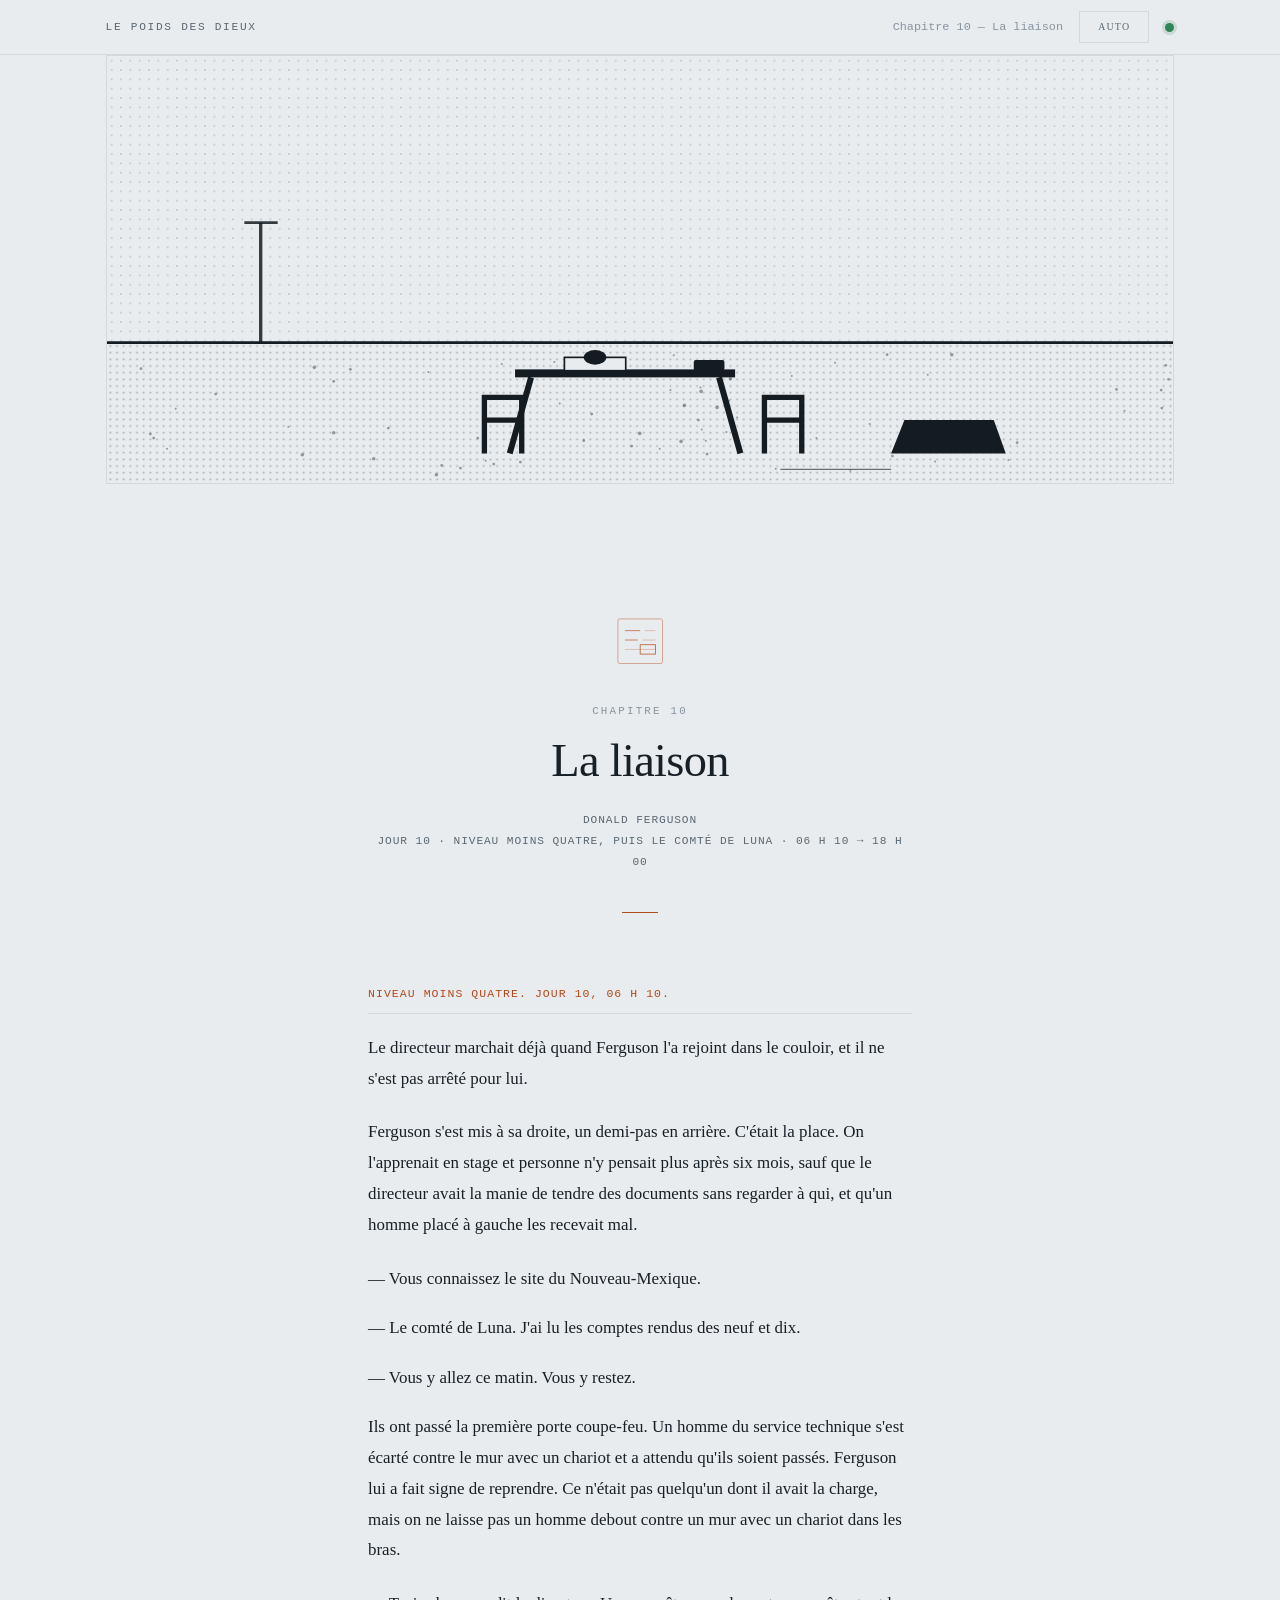
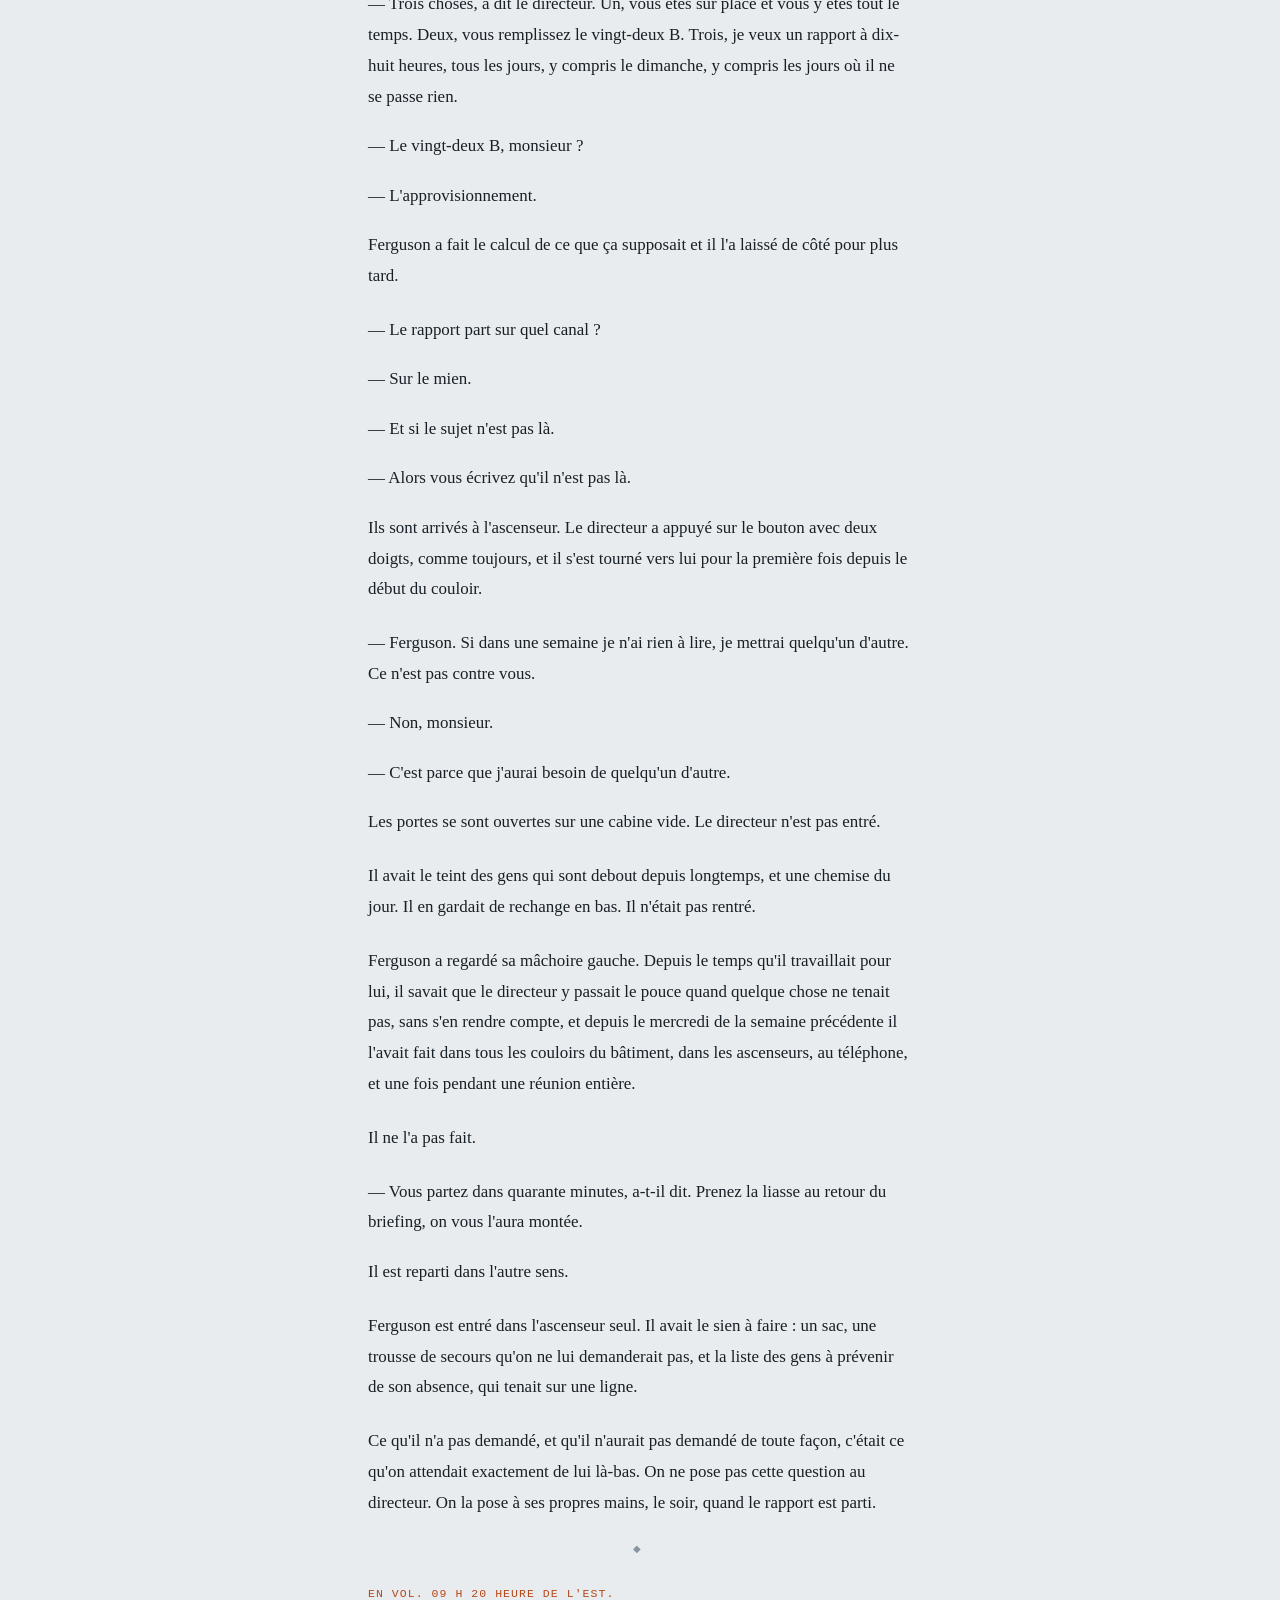
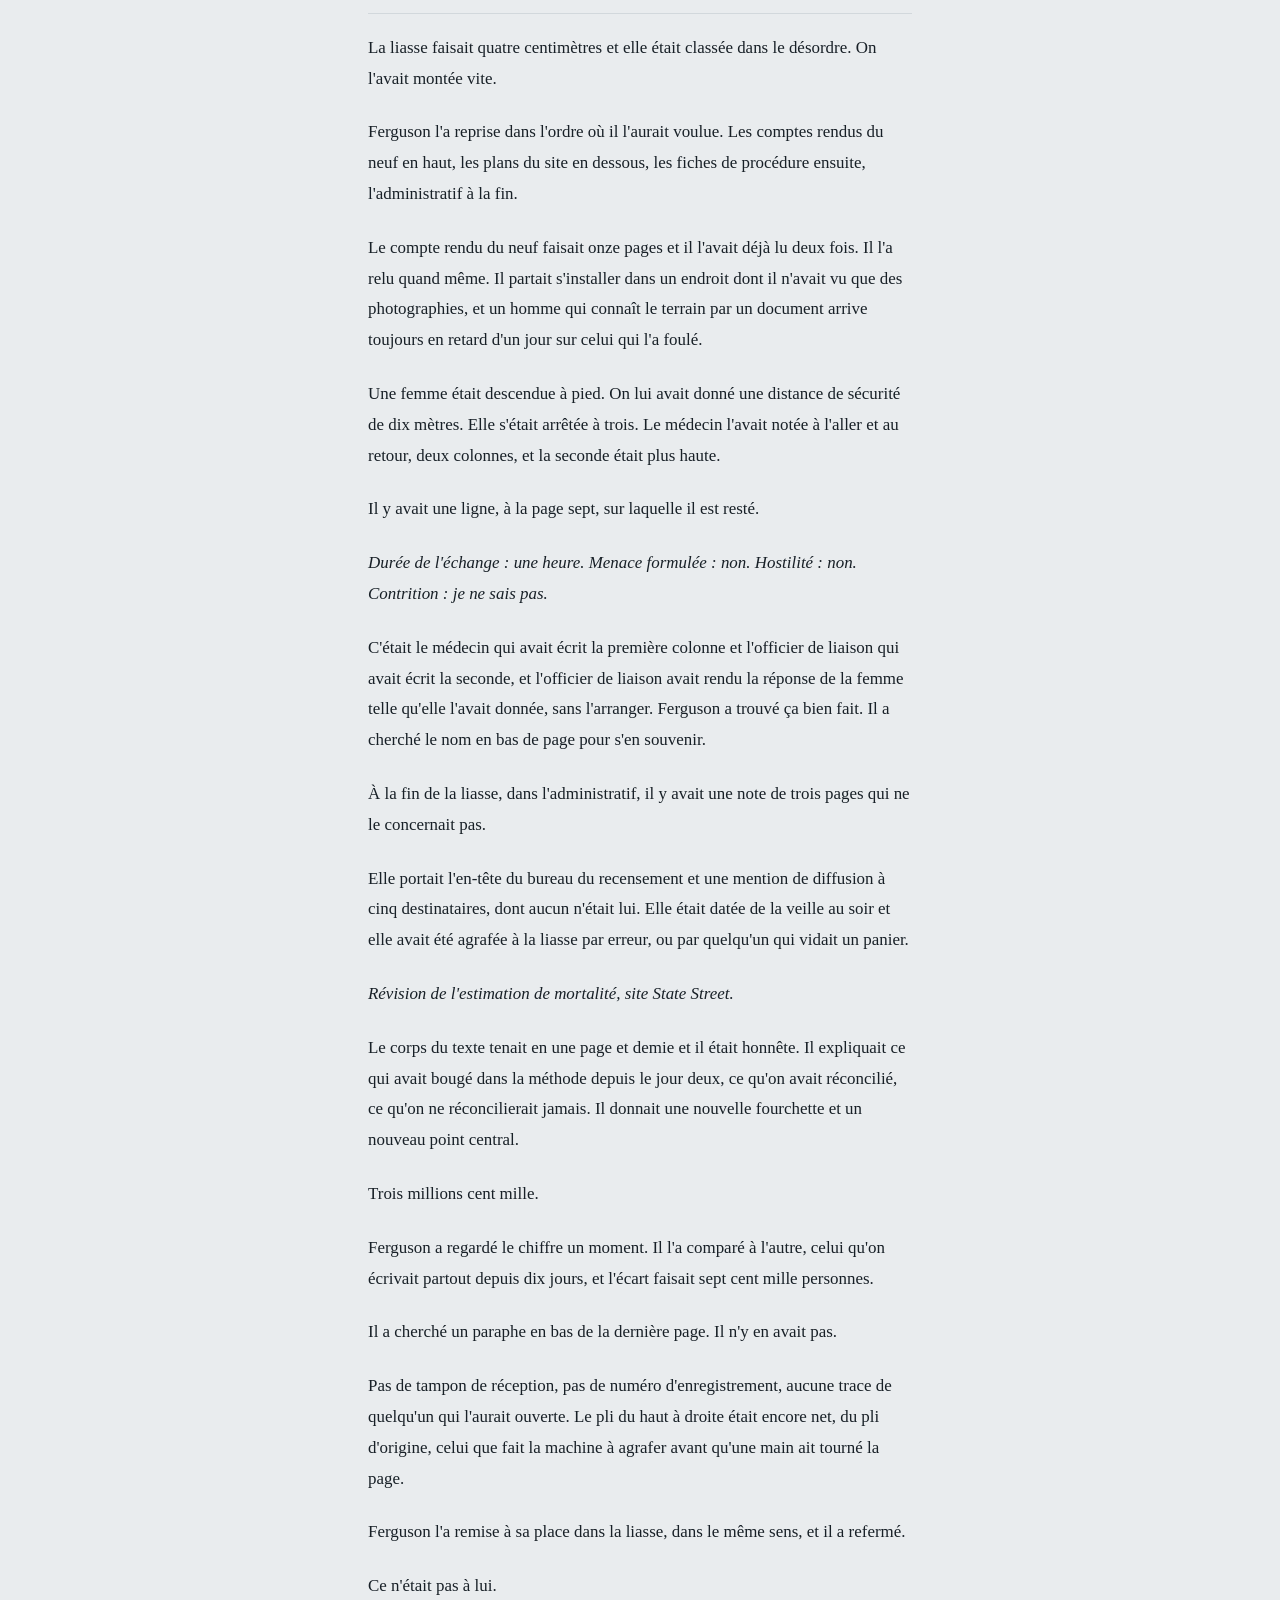
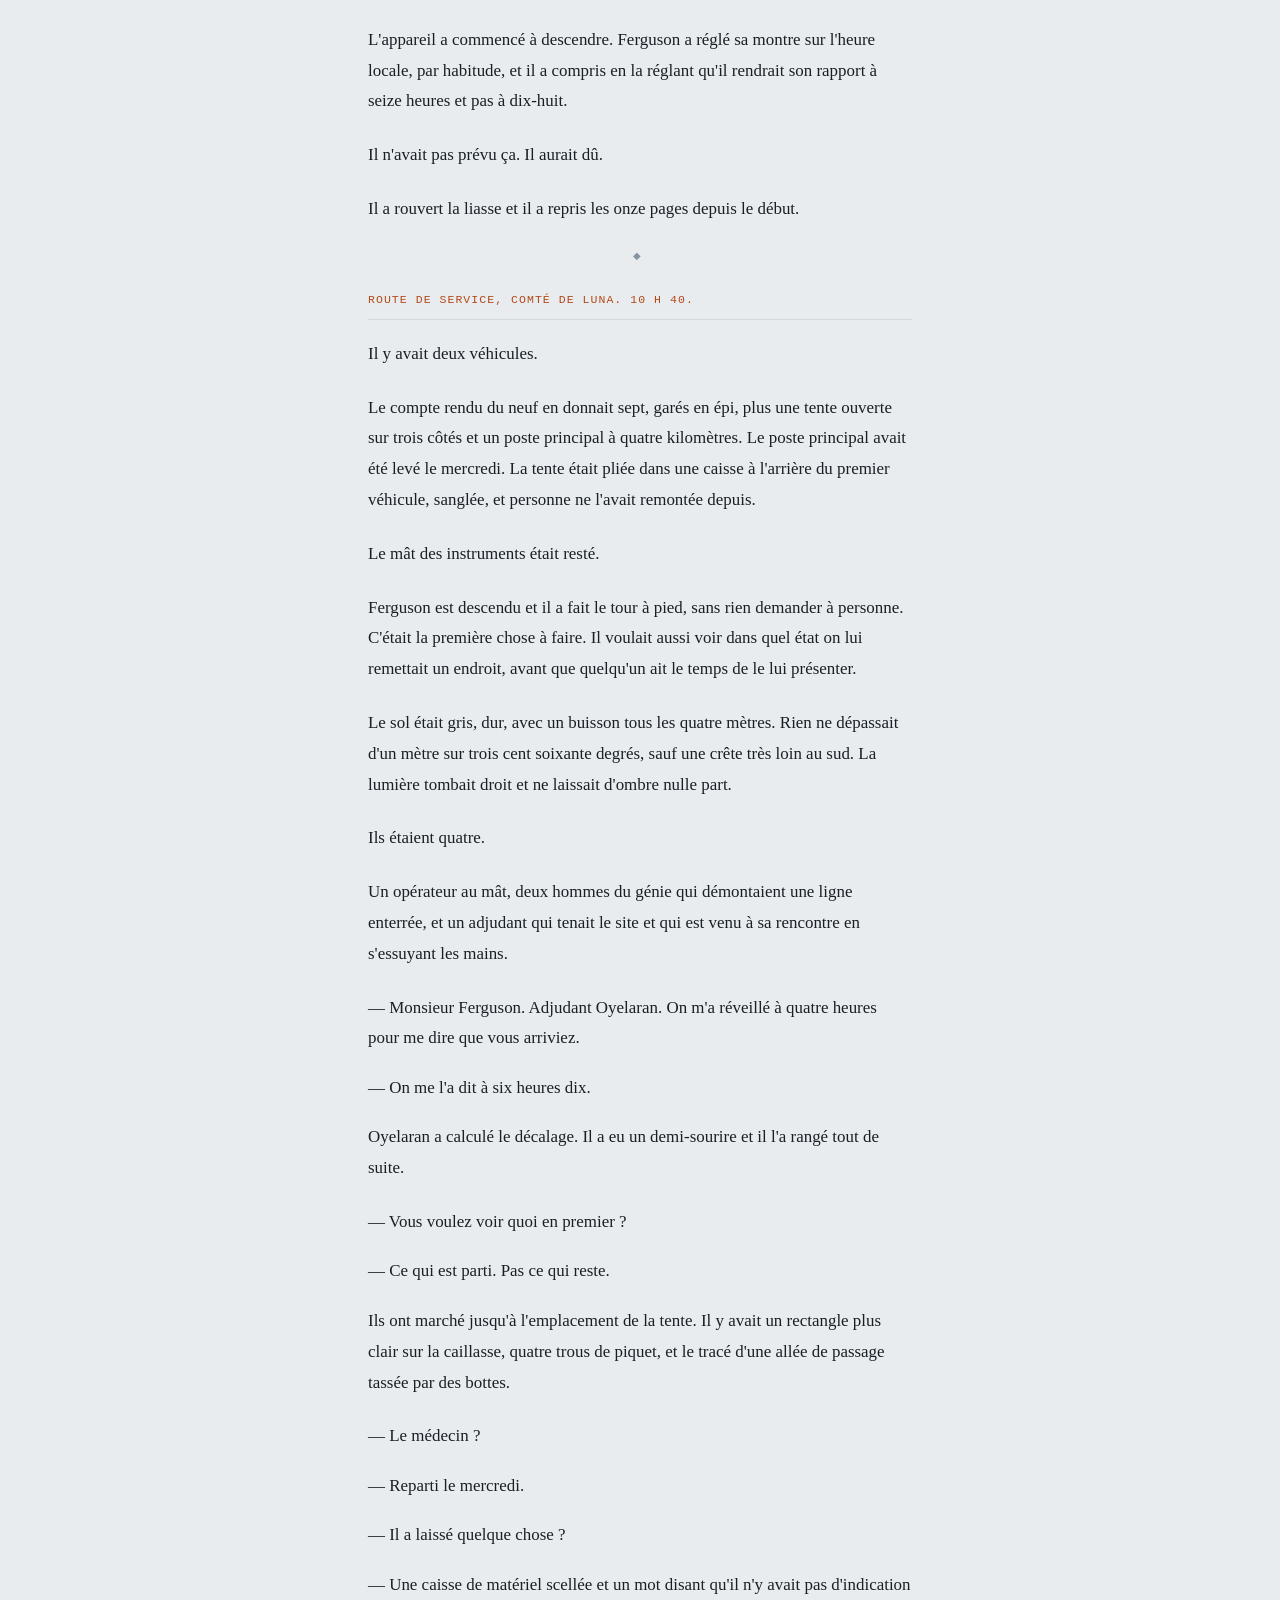
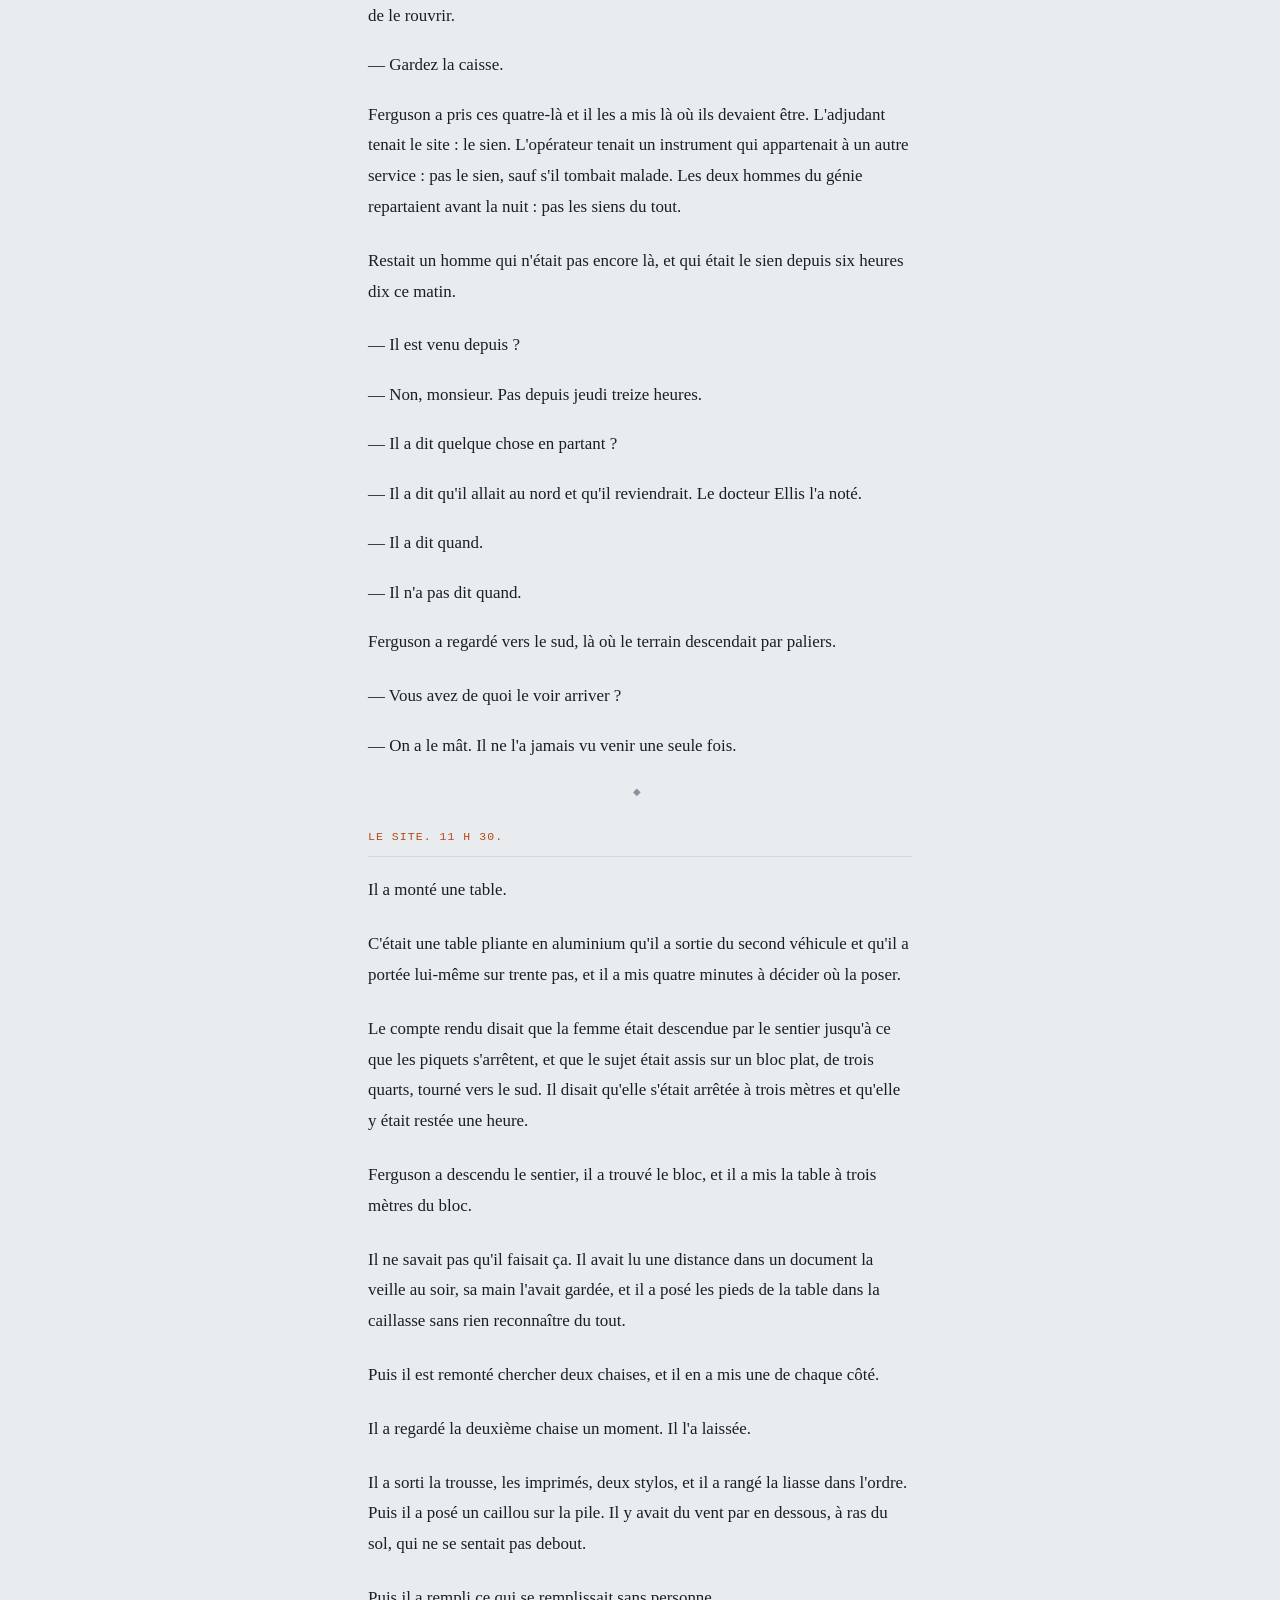
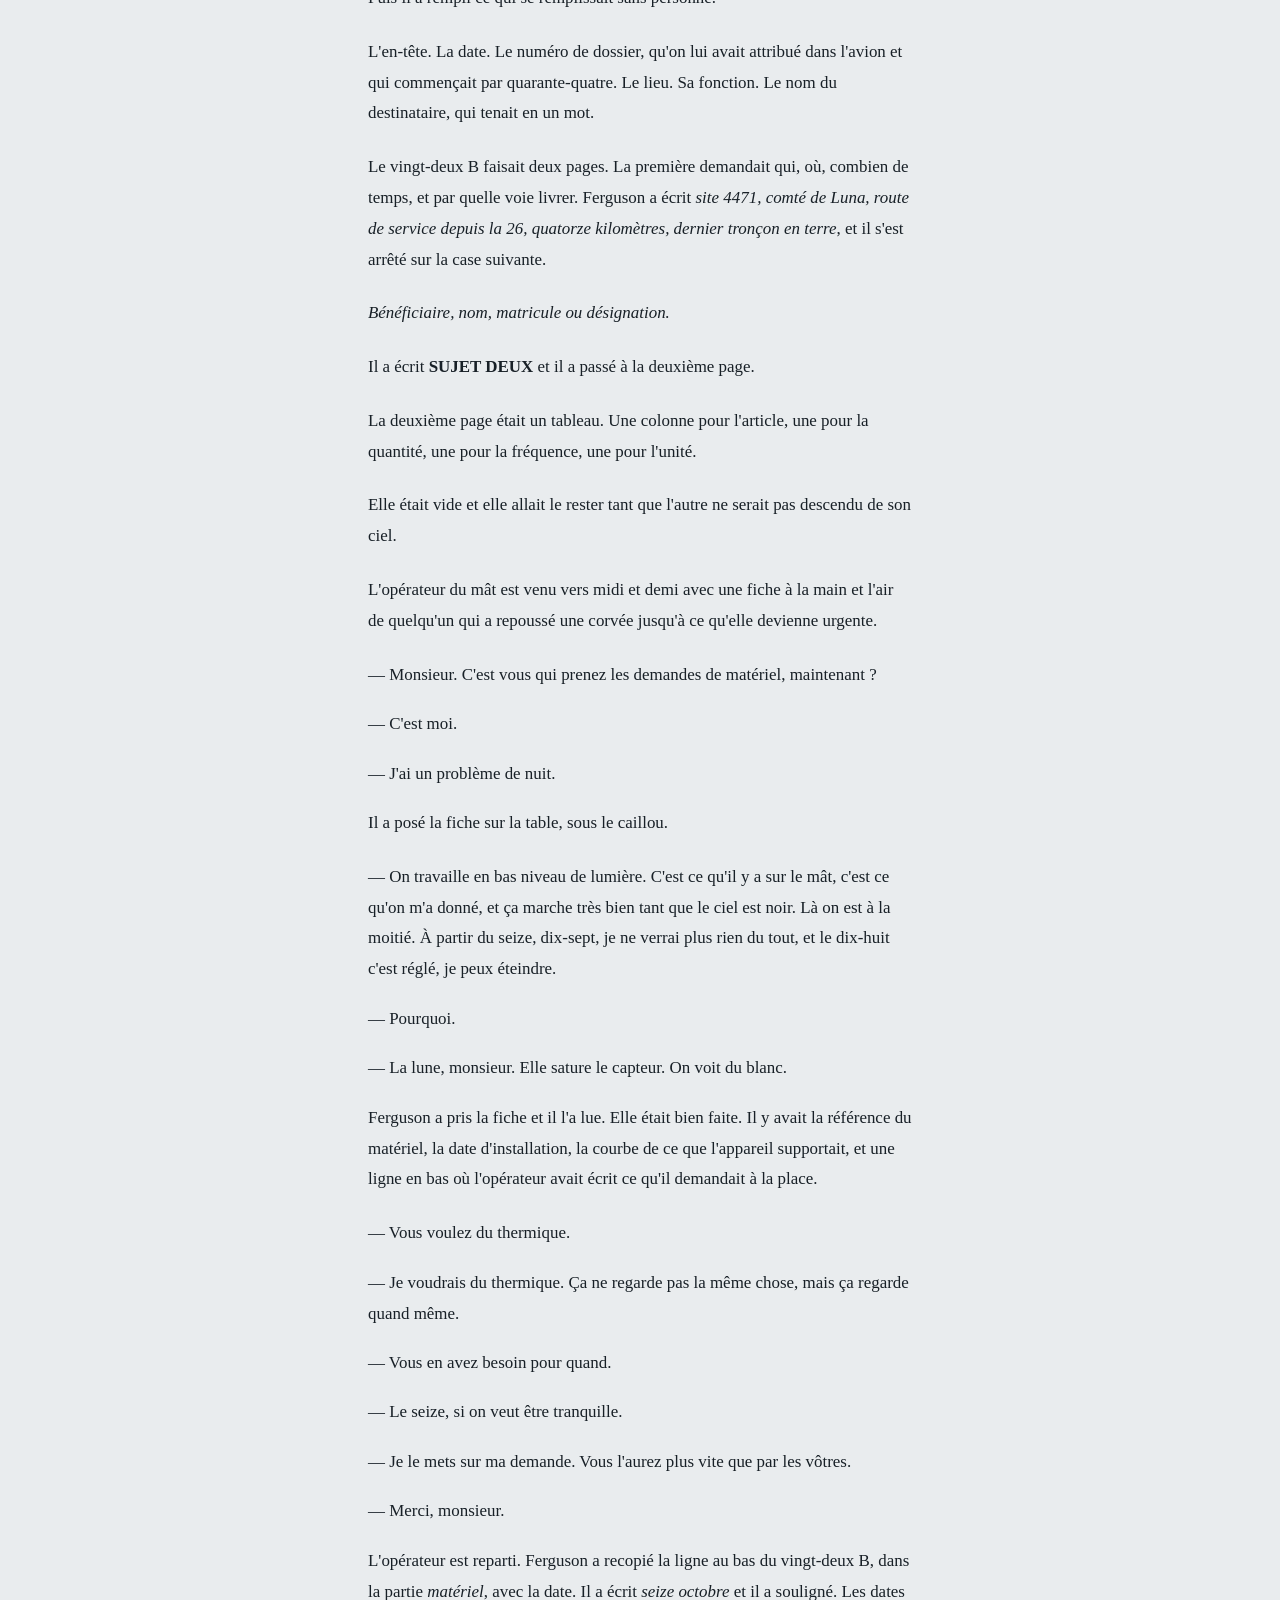
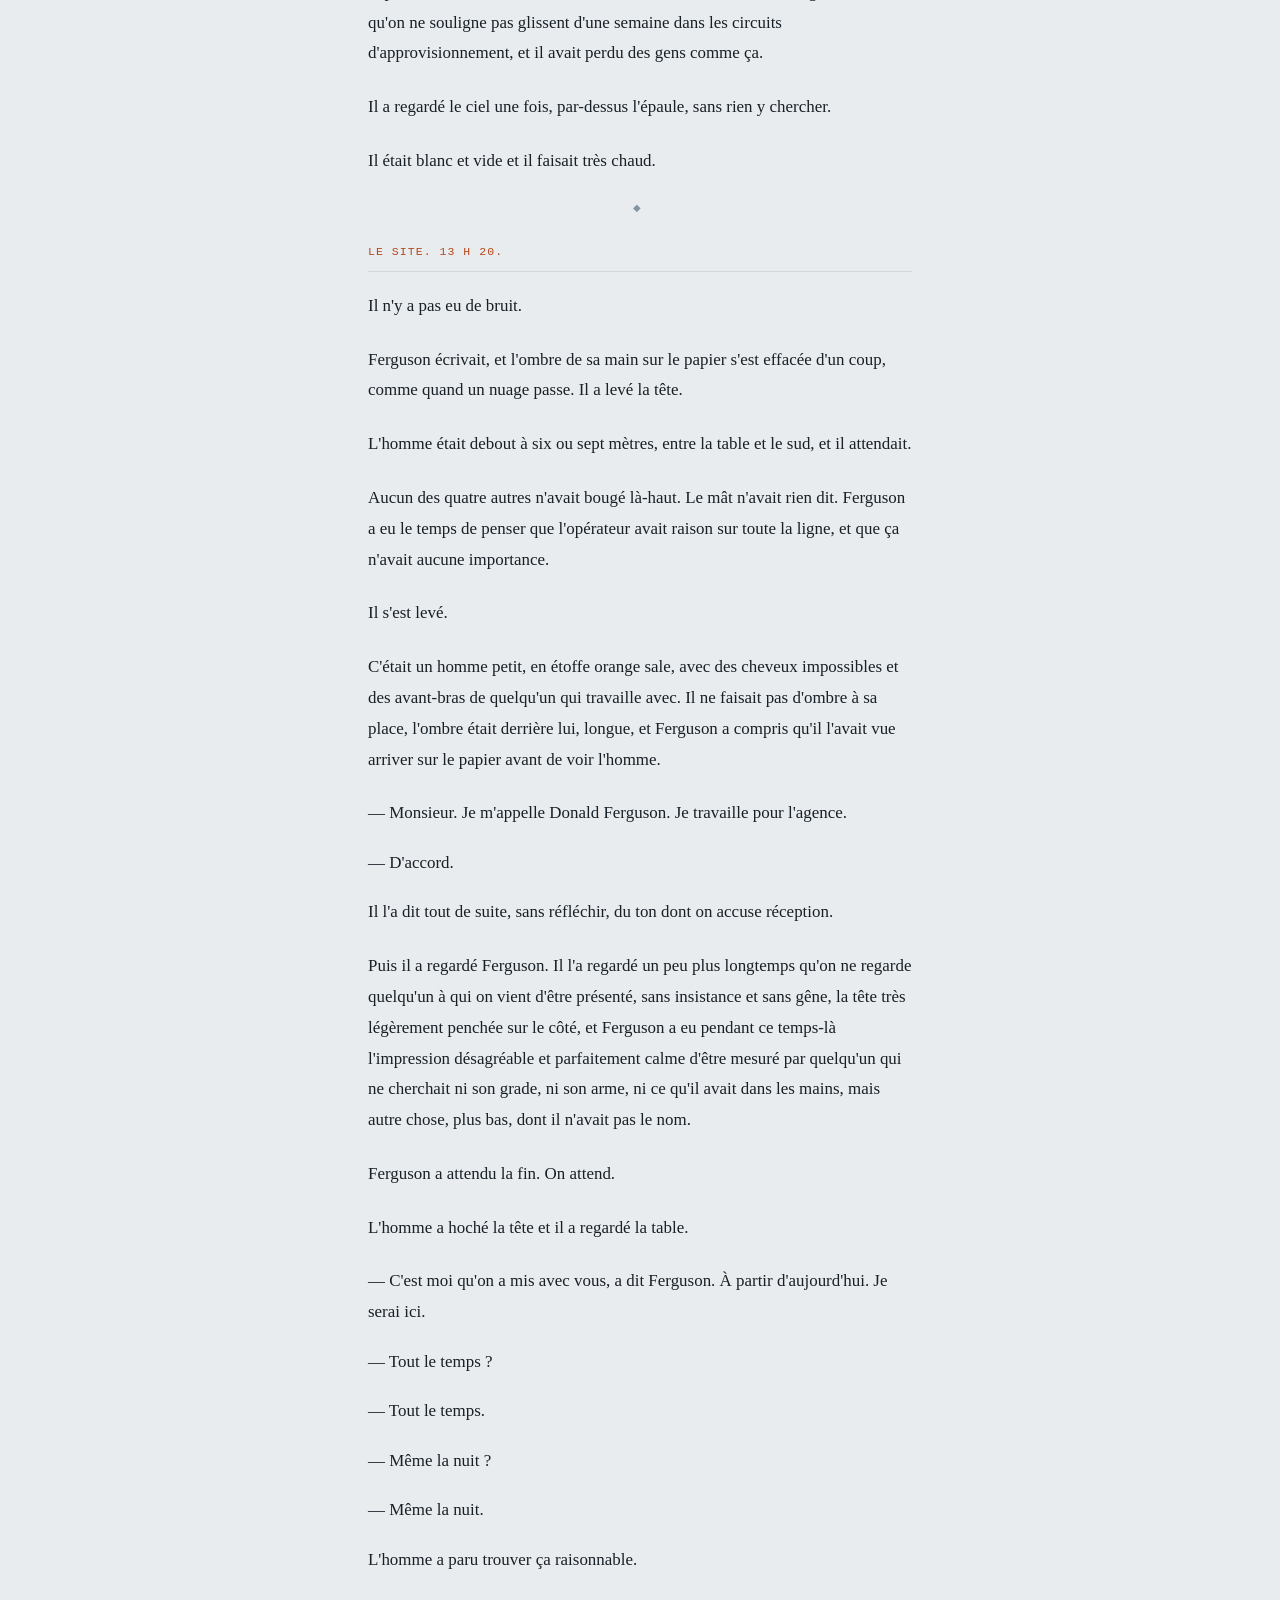
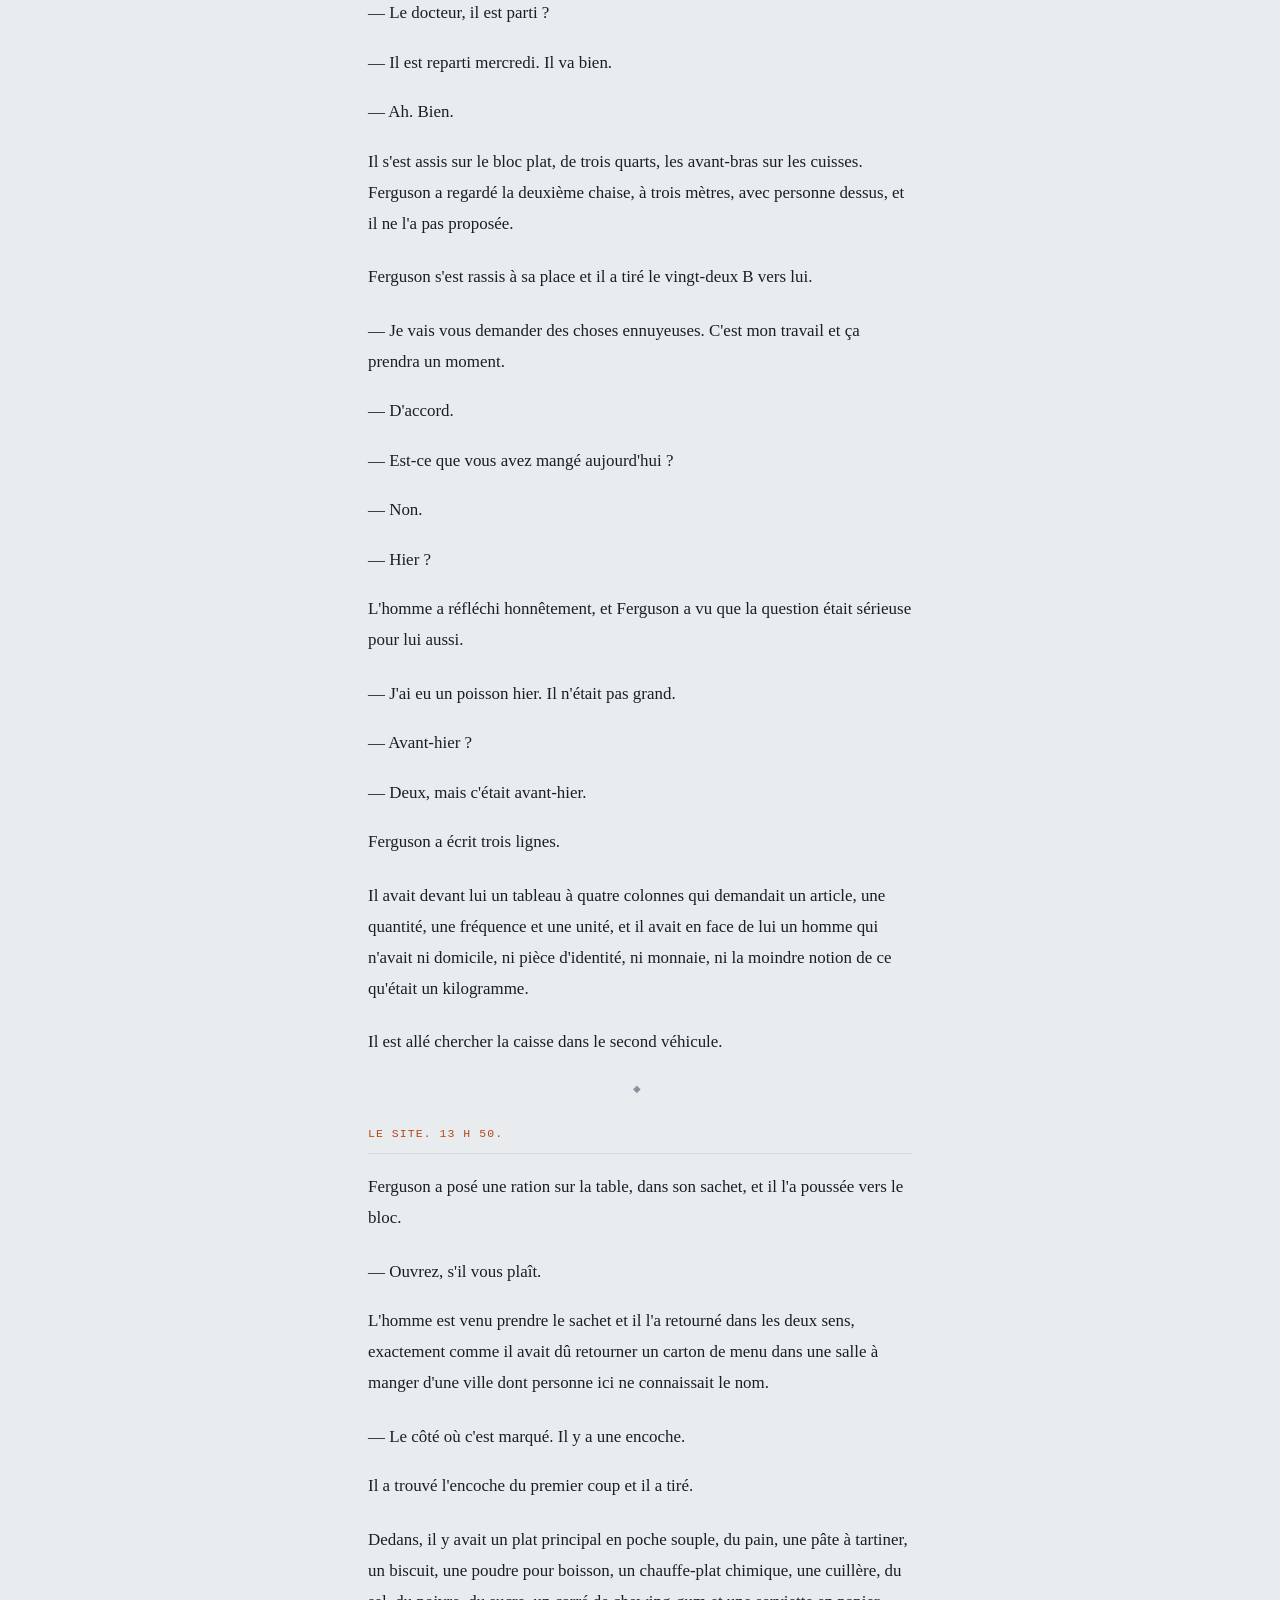
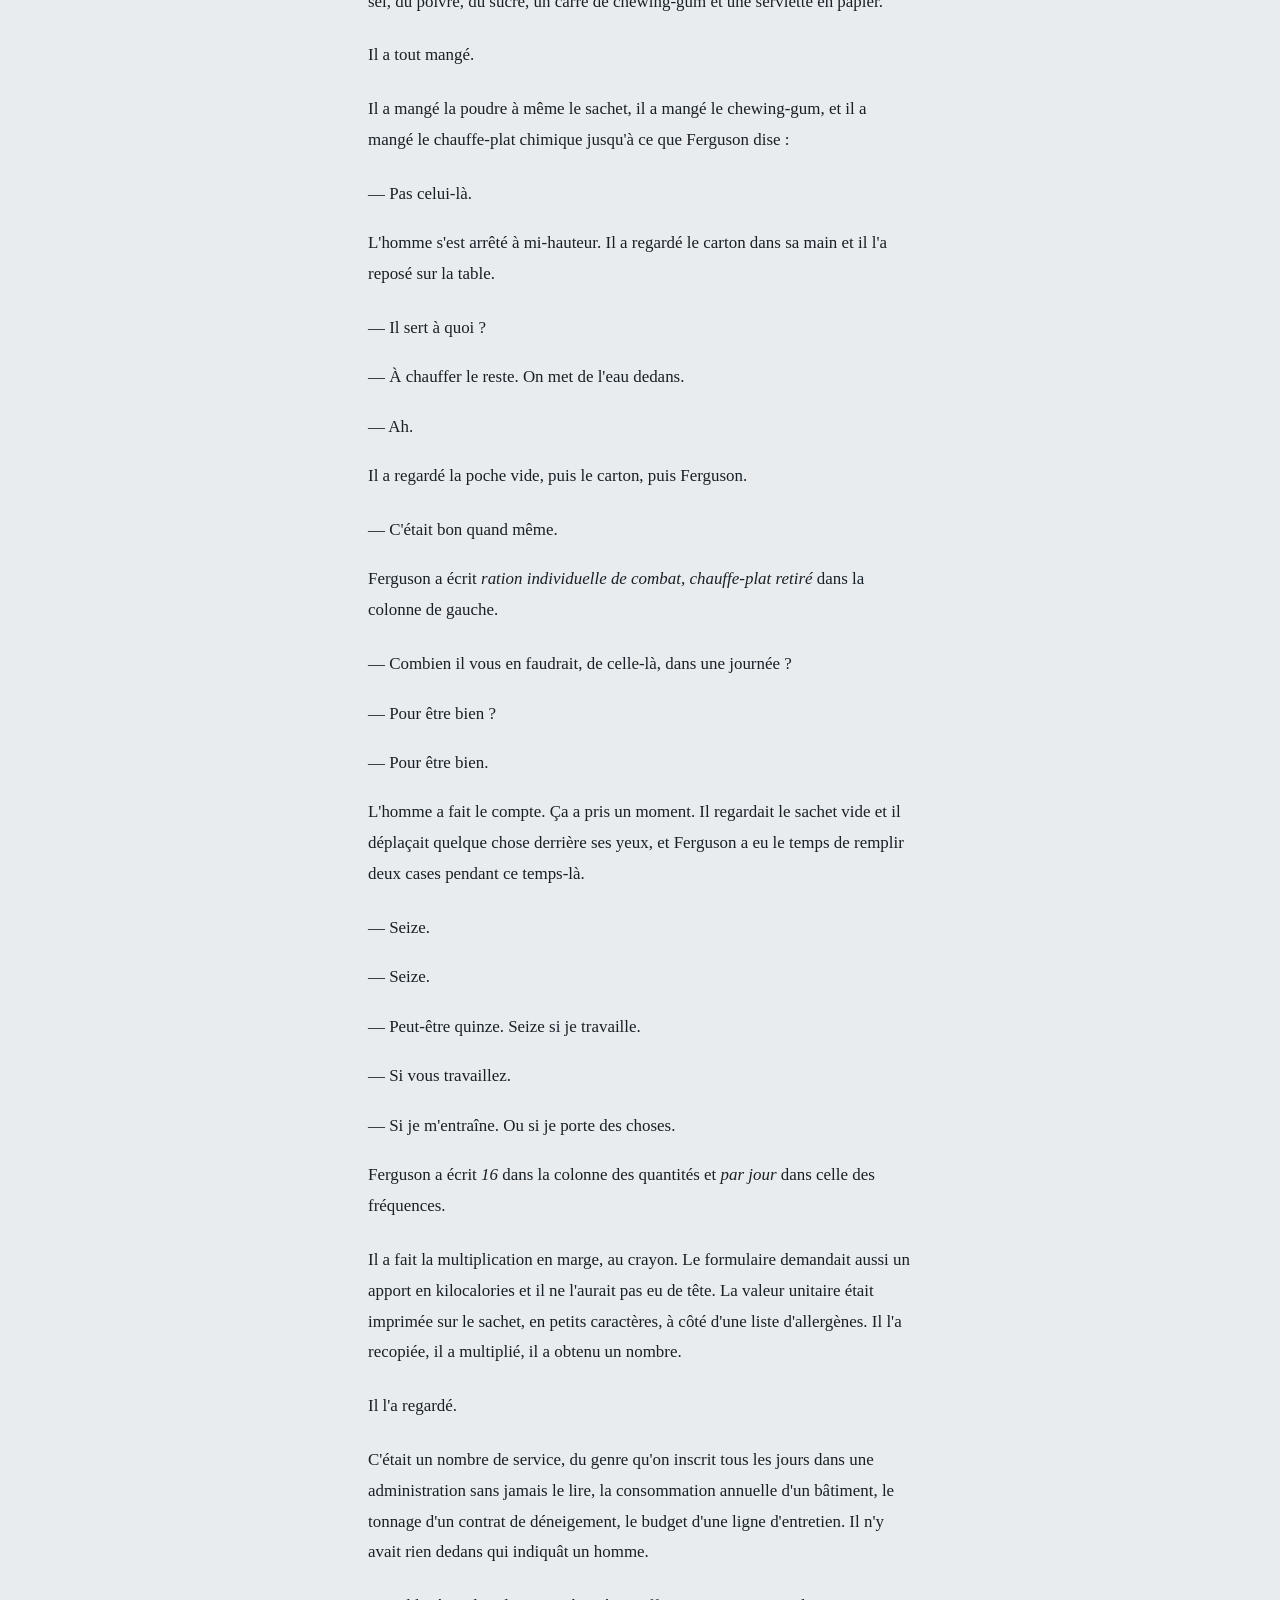
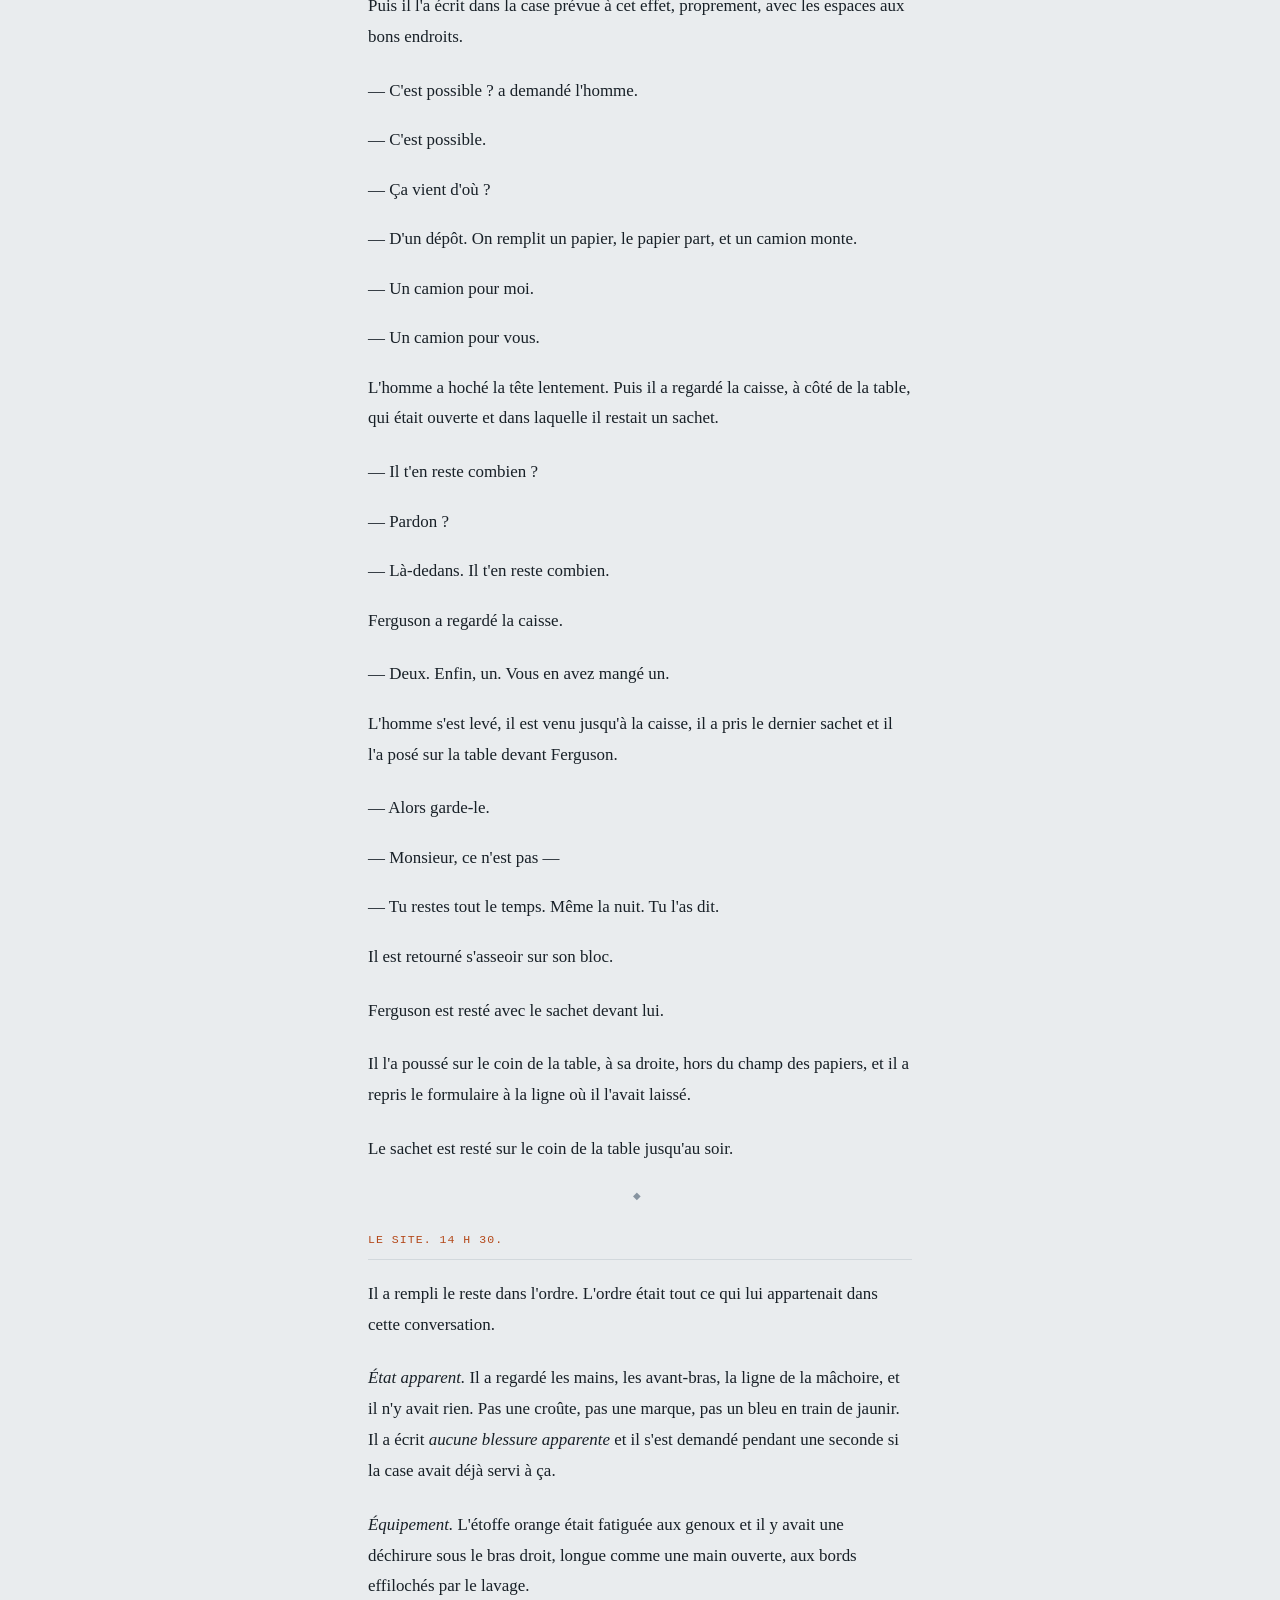
<file: docs/chapitres/10-la-liaison.html>
<!doctype html>
<html lang="fr">
<head>
<meta charset="utf-8"/>
<meta name="viewport" content="width=device-width,initial-scale=1"/>
<title>Chapitre 10 — La liaison | Le Poids des dieux</title>
<meta name="description" content="Le directeur marchait déjà quand Ferguson l&#x27;a rejoint dans le couloir, et il ne s&#x27;est pas arrêté pour lui."/>
<link rel="canonical" href="https://saniadamou14.github.io/Confrontation/chapitres/10-la-liaison.html"/>
<link rel="icon" type="image/svg+xml" href="../assets/favicon.svg"/>
<meta property="og:type" content="article"/>
<meta property="og:site_name" content="Le Poids des dieux"/>
<meta property="og:locale" content="fr_FR"/>
<meta property="og:title" content="Chapitre 10 — La liaison | Le Poids des dieux"/>
<meta property="og:description" content="Le directeur marchait déjà quand Ferguson l&#x27;a rejoint dans le couloir, et il ne s&#x27;est pas arrêté pour lui."/>
<meta property="og:url" content="https://saniadamou14.github.io/Confrontation/chapitres/10-la-liaison.html"/>
<meta property="og:image" content="https://saniadamou14.github.io/Confrontation/assets/og.png"/>
<meta property="og:image:width" content="1200"/>
<meta property="og:image:height" content="630"/>
<meta name="twitter:card" content="summary_large_image"/>
<meta name="twitter:title" content="Chapitre 10 — La liaison | Le Poids des dieux"/>
<meta name="twitter:description" content="Le directeur marchait déjà quand Ferguson l&#x27;a rejoint dans le couloir, et il ne s&#x27;est pas arrêté pour lui."/>
<meta name="twitter:image" content="https://saniadamou14.github.io/Confrontation/assets/og.png"/>
<meta name="theme-color" content="#0E1418" media="(prefers-color-scheme:dark)"/>
<meta name="theme-color" content="#E9ECEE" media="(prefers-color-scheme:light)"/>
<script>try{var t=localStorage.getItem('pdd:theme');
if(t&&t!=='auto')document.documentElement.setAttribute('data-theme',t);}catch(e){}</script>
<link rel="stylesheet" href="../css/style.css"/>
</head>
<body>
<a class="evite" href="#contenu">Aller au contenu</a>
<div class="barre"><div class="enveloppe barre-i">
<a class="marque mono" href="../index.html">Le Poids des dieux</a>
<span class="barre-titre mono">Chapitre 10 — La liaison</span>
<button class="theme mono" id="theme" type="button"
  aria-label="Changer de thème">Auto</button>
<span class="lampe" title="State &amp; Madison — cycle de 64 secondes"></span>
</div><div class="jauge" id="jauge"></div></div>
<main id="contenu"><div class="enveloppe">
<article data-chapitre="10" data-url="chapitres/10-la-liaison.html" data-titre="La liaison">
<div class="planche planche-chap"><svg xmlns="http://www.w3.org/2000/svg" viewBox="0 0 1600 640" preserveAspectRatio="xMidYMid slice" role="img"><defs><pattern id="t1" width="14" height="14" patternUnits="userSpaceOnUse"><circle cx="7" cy="7" r="1.1" fill="var(--pl-ink)"/></pattern><pattern id="t2" width="10" height="10" patternUnits="userSpaceOnUse"><circle cx="5" cy="5" r="1.5" fill="var(--pl-ink)"/></pattern><pattern id="t3" width="7" height="7" patternUnits="userSpaceOnUse"><circle cx="3.5" cy="3.5" r="1.8" fill="var(--pl-ink)"/></pattern><pattern id="hach" width="9" height="9" patternUnits="userSpaceOnUse" patternTransform="rotate(35)"><line x1="0" y1="0" x2="0" y2="9" stroke="var(--pl-ink)" stroke-width="1.6"/></pattern><linearGradient id="fondu" x1="0" y1="0" x2="0" y2="1"><stop offset="0" stop-color="var(--pl-ink)" stop-opacity="0"/><stop offset="1" stop-color="var(--pl-ink)" stop-opacity="1"/></linearGradient></defs><rect width="100%" height="100%" fill="var(--pl-paper)"/><rect x="0" y="0" width="1600" height="430" fill="url(#t1)" opacity="0.34"/><line x1="0" y1="430" x2="1600" y2="430" stroke="var(--pl-ink)" stroke-width="4"/><rect x="0" y="430" width="1600" height="210" fill="url(#t2)" opacity=".3"/><rect x="612" y="470" width="330" height="12" fill="var(--pl-ink)"/><path d="M636 482 L604 596 M918 482 L950 596" stroke="var(--pl-ink)" stroke-width="9"/><rect x="686" y="452" width="92" height="20" fill="var(--pl-paper)"/><rect x="686" y="452" width="92" height="20" fill="none" stroke="var(--pl-ink)" stroke-width="2.5"/><ellipse cx="732" cy="452" rx="17" ry="11" fill="var(--pl-ink)"/><rect x="880" y="456" width="46" height="16" rx="3" fill="var(--pl-ink)"/><path d="M566 596 L566 512 L622 512 L622 596 M566 546 L622 546" stroke="var(--pl-ink)" stroke-width="8" fill="none"/><path d="M986 596 L986 512 L1042 512 L1042 596 M986 546 L1042 546" stroke="var(--pl-ink)" stroke-width="8" fill="none"/><path d="M1176 596 L1196 546 L1330 546 L1348 596 Z" fill="var(--pl-ink)"/><line x1="1010" y1="620" x2="1176" y2="620" stroke="var(--pl-ink)" stroke-width="2" opacity=".6"/><rect x="228" y="250" width="5" height="180" fill="var(--pl-ink)" opacity=".85"/><line x1="206" y1="250" x2="256" y2="250" stroke="var(--pl-ink)" stroke-width="4" opacity=".85"/><circle cx="1170" cy="448" r="2.1" fill="var(--pl-ink)" opacity=".4"/><circle cx="988" cy="587" r="1.5" fill="var(--pl-ink)" opacity=".4"/><circle cx="422" cy="558" r="2.1" fill="var(--pl-ink)" opacity=".4"/><circle cx="568" cy="607" r="1.5" fill="var(--pl-ink)" opacity=".4"/><circle cx="70" cy="573" r="2.1" fill="var(--pl-ink)" opacity=".4"/><circle cx="671" cy="459" r="1.5" fill="var(--pl-ink)" opacity=".4"/><circle cx="1526" cy="532" r="1.5" fill="var(--pl-ink)" opacity=".4"/><circle cx="860" cy="475" r="2.7" fill="var(--pl-ink)" opacity=".4"/><circle cx="727" cy="537" r="2.1" fill="var(--pl-ink)" opacity=".4"/><circle cx="580" cy="612" r="2.1" fill="var(--pl-ink)" opacity=".4"/><circle cx="935" cy="484" r="2.7" fill="var(--pl-ink)" opacity=".4"/><circle cx="620" cy="609" r="2.1" fill="var(--pl-ink)" opacity=".4"/><circle cx="272" cy="556" r="1.5" fill="var(--pl-ink)" opacity=".4"/><circle cx="900" cy="597" r="2.1" fill="var(--pl-ink)" opacity=".4"/><circle cx="90" cy="589" r="1.5" fill="var(--pl-ink)" opacity=".4"/><circle cx="482" cy="474" r="1.5" fill="var(--pl-ink)" opacity=".4"/><circle cx="620" cy="577" r="2.1" fill="var(--pl-ink)" opacity=".4"/><circle cx="1581" cy="501" r="2.1" fill="var(--pl-ink)" opacity=".4"/><circle cx="1365" cy="580" r="2.1" fill="var(--pl-ink)" opacity=".4"/><circle cx="892" cy="560" r="1.5" fill="var(--pl-ink)" opacity=".4"/><circle cx="1337" cy="589" r="2.1" fill="var(--pl-ink)" opacity=".4"/><circle cx="1027" cy="480" r="1.5" fill="var(--pl-ink)" opacity=".4"/><circle cx="845" cy="501" r="1.5" fill="var(--pl-ink)" opacity=".4"/><circle cx="65" cy="567" r="2.1" fill="var(--pl-ink)" opacity=".4"/><circle cx="1242" cy="608" r="1.5" fill="var(--pl-ink)" opacity=".4"/><circle cx="1092" cy="460" r="1.5" fill="var(--pl-ink)" opacity=".4"/><circle cx="787" cy="585" r="2.1" fill="var(--pl-ink)" opacity=".4"/><circle cx="1231" cy="478" r="1.5" fill="var(--pl-ink)" opacity=".4"/><circle cx="1588" cy="464" r="2.1" fill="var(--pl-ink)" opacity=".4"/><circle cx="340" cy="488" r="2.1" fill="var(--pl-ink)" opacity=".4"/><circle cx="887" cy="546" r="2.1" fill="var(--pl-ink)" opacity=".4"/><circle cx="502" cy="614" r="2.1" fill="var(--pl-ink)" opacity=".4"/><circle cx="293" cy="598" r="2.7" fill="var(--pl-ink)" opacity=".4"/><circle cx="365" cy="470" r="2.1" fill="var(--pl-ink)" opacity=".4"/><circle cx="933" cy="517" r="1.5" fill="var(--pl-ink)" opacity=".4"/><circle cx="1352" cy="606" r="1.5" fill="var(--pl-ink)" opacity=".4"/><circle cx="1592" cy="485" r="2.1" fill="var(--pl-ink)" opacity=".4"/><circle cx="1582" cy="528" r="2.1" fill="var(--pl-ink)" opacity=".4"/><circle cx="890" cy="497" r="1.5" fill="var(--pl-ink)" opacity=".4"/><circle cx="1115" cy="622" r="1.5" fill="var(--pl-ink)" opacity=".4"/><circle cx="679" cy="521" r="1.5" fill="var(--pl-ink)" opacity=".4"/><circle cx="163" cy="507" r="2.1" fill="var(--pl-ink)" opacity=".4"/><circle cx="829" cy="589" r="1.5" fill="var(--pl-ink)" opacity=".4"/><circle cx="799" cy="566" r="2.7" fill="var(--pl-ink)" opacity=".4"/><circle cx="494" cy="628" r="2.7" fill="var(--pl-ink)" opacity=".4"/><circle cx="556" cy="573" r="2.1" fill="var(--pl-ink)" opacity=".4"/><circle cx="1233" cy="567" r="1.5" fill="var(--pl-ink)" opacity=".4"/><circle cx="340" cy="565" r="2.7" fill="var(--pl-ink)" opacity=".4"/><circle cx="945" cy="542" r="1.5" fill="var(--pl-ink)" opacity=".4"/><circle cx="861" cy="578" r="2.7" fill="var(--pl-ink)" opacity=".4"/><circle cx="715" cy="577" r="2.1" fill="var(--pl-ink)" opacity=".4"/><circle cx="1003" cy="619" r="1.5" fill="var(--pl-ink)" opacity=".4"/><circle cx="1144" cy="552" r="1.5" fill="var(--pl-ink)" opacity=".4"/><circle cx="850" cy="449" r="1.5" fill="var(--pl-ink)" opacity=".4"/><circle cx="898" cy="577" r="1.5" fill="var(--pl-ink)" opacity=".4"/><circle cx="103" cy="529" r="1.5" fill="var(--pl-ink)" opacity=".4"/><circle cx="311" cy="467" r="2.7" fill="var(--pl-ink)" opacity=".4"/><circle cx="929" cy="564" r="1.5" fill="var(--pl-ink)" opacity=".4"/><circle cx="939" cy="551" r="2.7" fill="var(--pl-ink)" opacity=".4"/><circle cx="915" cy="527" r="2.7" fill="var(--pl-ink)" opacity=".4"/><circle cx="530" cy="618" r="2.1" fill="var(--pl-ink)" opacity=".4"/><circle cx="866" cy="524" r="2.7" fill="var(--pl-ink)" opacity=".4"/><circle cx="1064" cy="573" r="1.5" fill="var(--pl-ink)" opacity=".4"/><circle cx="1514" cy="500" r="2.1" fill="var(--pl-ink)" opacity=".4"/><circle cx="1267" cy="448" r="2.7" fill="var(--pl-ink)" opacity=".4"/><circle cx="400" cy="604" r="2.7" fill="var(--pl-ink)" opacity=".4"/><circle cx="1178" cy="600" r="2.1" fill="var(--pl-ink)" opacity=".4"/><circle cx="51" cy="469" r="2.1" fill="var(--pl-ink)" opacity=".4"/><circle cx="891" cy="503" r="2.7" fill="var(--pl-ink)" opacity=".4"/><circle cx="592" cy="462" r="1.5" fill="var(--pl-ink)" opacity=".4"/></svg></div>
<div class="colonne">
<header class="chap-tete">
<div class="embleme"><svg viewBox="0 0 120 120" fill="none" stroke="currentColor" stroke-width="1.5" aria-hidden="true">
<rect x="22" y="22" width="76" height="76" rx="3" opacity=".55"/>
<line x1="34" y1="42" x2="60" y2="42" opacity=".8"/><line x1="68" y1="42" x2="86" y2="42" opacity=".35"/>
<line x1="34" y1="58" x2="56" y2="58" opacity=".8"/><line x1="64" y1="58" x2="86" y2="58" opacity=".35"/>
<line x1="34" y1="74" x2="86" y2="74" opacity=".35"/>
<rect x="60" y="66" width="26" height="16" opacity=".9"/></svg></div>
<p class="num mono">Chapitre 10</p>
<h1>La liaison</h1>
<p class="sit mono">Donald Ferguson<br/>Jour 10 · Niveau moins quatre, puis le comté de Luna · 06 h 10 → 18 h 00</p>
<div class="filet"></div>
</header>
<div class="prose"><p class="situation">Niveau moins quatre. Jour 10, 06 h 10.</p>
<p>Le directeur marchait déjà quand Ferguson l'a rejoint dans le couloir, et il ne s'est pas arrêté pour lui.</p>
<p>Ferguson s'est mis à sa droite, un demi-pas en arrière. C'était la place. On l'apprenait en stage et personne n'y pensait plus après six mois, sauf que le directeur avait la manie de tendre des documents sans regarder à qui, et qu'un homme placé à gauche les recevait mal.</p>
<p class="replique">— Vous connaissez le site du Nouveau-Mexique.</p>
<p class="replique">— Le comté de Luna. J'ai lu les comptes rendus des neuf et dix.</p>
<p class="replique">— Vous y allez ce matin. Vous y restez.</p>
<p>Ils ont passé la première porte coupe-feu. Un homme du service technique s'est écarté contre le mur avec un chariot et a attendu qu'ils soient passés. Ferguson lui a fait signe de reprendre. Ce n'était pas quelqu'un dont il avait la charge, mais on ne laisse pas un homme debout contre un mur avec un chariot dans les bras.</p>
<p class="replique">— Trois choses, a dit le directeur. Un, vous êtes sur place et vous y êtes tout le temps. Deux, vous remplissez le vingt-deux B. Trois, je veux un rapport à dix-huit heures, tous les jours, y compris le dimanche, y compris les jours où il ne se passe rien.</p>
<p class="replique">— Le vingt-deux B, monsieur ?</p>
<p class="replique">— L'approvisionnement.</p>
<p>Ferguson a fait le calcul de ce que ça supposait et il l'a laissé de côté pour plus tard.</p>
<p class="replique">— Le rapport part sur quel canal ?</p>
<p class="replique">— Sur le mien.</p>
<p class="replique">— Et si le sujet n'est pas là.</p>
<p class="replique">— Alors vous écrivez qu'il n'est pas là.</p>
<p>Ils sont arrivés à l'ascenseur. Le directeur a appuyé sur le bouton avec deux doigts, comme toujours, et il s'est tourné vers lui pour la première fois depuis le début du couloir.</p>
<p class="replique">— Ferguson. Si dans une semaine je n'ai rien à lire, je mettrai quelqu'un d'autre. Ce n'est pas contre vous.</p>
<p class="replique">— Non, monsieur.</p>
<p class="replique">— C'est parce que j'aurai besoin de quelqu'un d'autre.</p>
<p>Les portes se sont ouvertes sur une cabine vide. Le directeur n'est pas entré.</p>
<p>Il avait le teint des gens qui sont debout depuis longtemps, et une chemise du jour. Il en gardait de rechange en bas. Il n'était pas rentré.</p>
<p>Ferguson a regardé sa mâchoire gauche. Depuis le temps qu'il travaillait pour lui, il savait que le directeur y passait le pouce quand quelque chose ne tenait pas, sans s'en rendre compte, et depuis le mercredi de la semaine précédente il l'avait fait dans tous les couloirs du bâtiment, dans les ascenseurs, au téléphone, et une fois pendant une réunion entière.</p>
<p>Il ne l'a pas fait.</p>
<p class="replique">— Vous partez dans quarante minutes, a-t-il dit. Prenez la liasse au retour du briefing, on vous l'aura montée.</p>
<p>Il est reparti dans l'autre sens.</p>
<p>Ferguson est entré dans l'ascenseur seul. Il avait le sien à faire : un sac, une trousse de secours qu'on ne lui demanderait pas, et la liste des gens à prévenir de son absence, qui tenait sur une ligne.</p>
<p>Ce qu'il n'a pas demandé, et qu'il n'aurait pas demandé de toute façon, c'était ce qu'on attendait exactement de lui là-bas. On ne pose pas cette question au directeur. On la pose à ses propres mains, le soir, quand le rapport est parti.</p>
<div class="rupture" aria-hidden="true">◆</div>
<p class="situation">En vol. 09 h 20 heure de l'Est.</p>
<p>La liasse faisait quatre centimètres et elle était classée dans le désordre. On l'avait montée vite.</p>
<p>Ferguson l'a reprise dans l'ordre où il l'aurait voulue. Les comptes rendus du neuf en haut, les plans du site en dessous, les fiches de procédure ensuite, l'administratif à la fin.</p>
<p>Le compte rendu du neuf faisait onze pages et il l'avait déjà lu deux fois. Il l'a relu quand même. Il partait s'installer dans un endroit dont il n'avait vu que des photographies, et un homme qui connaît le terrain par un document arrive toujours en retard d'un jour sur celui qui l'a foulé.</p>
<p>Une femme était descendue à pied. On lui avait donné une distance de sécurité de dix mètres. Elle s'était arrêtée à trois. Le médecin l'avait notée à l'aller et au retour, deux colonnes, et la seconde était plus haute.</p>
<p>Il y avait une ligne, à la page sept, sur laquelle il est resté.</p>
<p><em>Durée de l'échange : une heure. Menace formulée : non. Hostilité : non. Contrition : je ne sais pas.</em></p>
<p>C'était le médecin qui avait écrit la première colonne et l'officier de liaison qui avait écrit la seconde, et l'officier de liaison avait rendu la réponse de la femme telle qu'elle l'avait donnée, sans l'arranger. Ferguson a trouvé ça bien fait. Il a cherché le nom en bas de page pour s'en souvenir.</p>
<p>À la fin de la liasse, dans l'administratif, il y avait une note de trois pages qui ne le concernait pas.</p>
<p>Elle portait l'en-tête du bureau du recensement et une mention de diffusion à cinq destinataires, dont aucun n'était lui. Elle était datée de la veille au soir et elle avait été agrafée à la liasse par erreur, ou par quelqu'un qui vidait un panier.</p>
<p><em>Révision de l'estimation de mortalité, site State Street.</em></p>
<p>Le corps du texte tenait en une page et demie et il était honnête. Il expliquait ce qui avait bougé dans la méthode depuis le jour deux, ce qu'on avait réconcilié, ce qu'on ne réconcilierait jamais. Il donnait une nouvelle fourchette et un nouveau point central.</p>
<p>Trois millions cent mille.</p>
<p>Ferguson a regardé le chiffre un moment. Il l'a comparé à l'autre, celui qu'on écrivait partout depuis dix jours, et l'écart faisait sept cent mille personnes.</p>
<p>Il a cherché un paraphe en bas de la dernière page. Il n'y en avait pas.</p>
<p>Pas de tampon de réception, pas de numéro d'enregistrement, aucune trace de quelqu'un qui l'aurait ouverte. Le pli du haut à droite était encore net, du pli d'origine, celui que fait la machine à agrafer avant qu'une main ait tourné la page.</p>
<p>Ferguson l'a remise à sa place dans la liasse, dans le même sens, et il a refermé.</p>
<p>Ce n'était pas à lui.</p>
<p>L'appareil a commencé à descendre. Ferguson a réglé sa montre sur l'heure locale, par habitude, et il a compris en la réglant qu'il rendrait son rapport à seize heures et pas à dix-huit.</p>
<p>Il n'avait pas prévu ça. Il aurait dû.</p>
<p>Il a rouvert la liasse et il a repris les onze pages depuis le début.</p>
<div class="rupture" aria-hidden="true">◆</div>
<p class="situation">Route de service, comté de Luna. 10 h 40.</p>
<p>Il y avait deux véhicules.</p>
<p>Le compte rendu du neuf en donnait sept, garés en épi, plus une tente ouverte sur trois côtés et un poste principal à quatre kilomètres. Le poste principal avait été levé le mercredi. La tente était pliée dans une caisse à l'arrière du premier véhicule, sanglée, et personne ne l'avait remontée depuis.</p>
<p>Le mât des instruments était resté.</p>
<p>Ferguson est descendu et il a fait le tour à pied, sans rien demander à personne. C'était la première chose à faire. Il voulait aussi voir dans quel état on lui remettait un endroit, avant que quelqu'un ait le temps de le lui présenter.</p>
<p>Le sol était gris, dur, avec un buisson tous les quatre mètres. Rien ne dépassait d'un mètre sur trois cent soixante degrés, sauf une crête très loin au sud. La lumière tombait droit et ne laissait d'ombre nulle part.</p>
<p>Ils étaient quatre.</p>
<p>Un opérateur au mât, deux hommes du génie qui démontaient une ligne enterrée, et un adjudant qui tenait le site et qui est venu à sa rencontre en s'essuyant les mains.</p>
<p class="replique">— Monsieur Ferguson. Adjudant Oyelaran. On m'a réveillé à quatre heures pour me dire que vous arriviez.</p>
<p class="replique">— On me l'a dit à six heures dix.</p>
<p>Oyelaran a calculé le décalage. Il a eu un demi-sourire et il l'a rangé tout de suite.</p>
<p class="replique">— Vous voulez voir quoi en premier ?</p>
<p class="replique">— Ce qui est parti. Pas ce qui reste.</p>
<p>Ils ont marché jusqu'à l'emplacement de la tente. Il y avait un rectangle plus clair sur la caillasse, quatre trous de piquet, et le tracé d'une allée de passage tassée par des bottes.</p>
<p class="replique">— Le médecin ?</p>
<p class="replique">— Reparti le mercredi.</p>
<p class="replique">— Il a laissé quelque chose ?</p>
<p class="replique">— Une caisse de matériel scellée et un mot disant qu'il n'y avait pas d'indication de le rouvrir.</p>
<p class="replique">— Gardez la caisse.</p>
<p>Ferguson a pris ces quatre-là et il les a mis là où ils devaient être. L'adjudant tenait le site : le sien. L'opérateur tenait un instrument qui appartenait à un autre service : pas le sien, sauf s'il tombait malade. Les deux hommes du génie repartaient avant la nuit : pas les siens du tout.</p>
<p>Restait un homme qui n'était pas encore là, et qui était le sien depuis six heures dix ce matin.</p>
<p class="replique">— Il est venu depuis ?</p>
<p class="replique">— Non, monsieur. Pas depuis jeudi treize heures.</p>
<p class="replique">— Il a dit quelque chose en partant ?</p>
<p class="replique">— Il a dit qu'il allait au nord et qu'il reviendrait. Le docteur Ellis l'a noté.</p>
<p class="replique">— Il a dit quand.</p>
<p class="replique">— Il n'a pas dit quand.</p>
<p>Ferguson a regardé vers le sud, là où le terrain descendait par paliers.</p>
<p class="replique">— Vous avez de quoi le voir arriver ?</p>
<p class="replique">— On a le mât. Il ne l'a jamais vu venir une seule fois.</p>
<div class="rupture" aria-hidden="true">◆</div>
<p class="situation">Le site. 11 h 30.</p>
<p>Il a monté une table.</p>
<p>C'était une table pliante en aluminium qu'il a sortie du second véhicule et qu'il a portée lui-même sur trente pas, et il a mis quatre minutes à décider où la poser.</p>
<p>Le compte rendu disait que la femme était descendue par le sentier jusqu'à ce que les piquets s'arrêtent, et que le sujet était assis sur un bloc plat, de trois quarts, tourné vers le sud. Il disait qu'elle s'était arrêtée à trois mètres et qu'elle y était restée une heure.</p>
<p>Ferguson a descendu le sentier, il a trouvé le bloc, et il a mis la table à trois mètres du bloc.</p>
<p>Il ne savait pas qu'il faisait ça. Il avait lu une distance dans un document la veille au soir, sa main l'avait gardée, et il a posé les pieds de la table dans la caillasse sans rien reconnaître du tout.</p>
<p>Puis il est remonté chercher deux chaises, et il en a mis une de chaque côté.</p>
<p>Il a regardé la deuxième chaise un moment. Il l'a laissée.</p>
<p>Il a sorti la trousse, les imprimés, deux stylos, et il a rangé la liasse dans l'ordre. Puis il a posé un caillou sur la pile. Il y avait du vent par en dessous, à ras du sol, qui ne se sentait pas debout.</p>
<p>Puis il a rempli ce qui se remplissait sans personne.</p>
<p>L'en-tête. La date. Le numéro de dossier, qu'on lui avait attribué dans l'avion et qui commençait par quarante-quatre. Le lieu. Sa fonction. Le nom du destinataire, qui tenait en un mot.</p>
<p>Le vingt-deux B faisait deux pages. La première demandait qui, où, combien de temps, et par quelle voie livrer. Ferguson a écrit <em>site 4471, comté de Luna, route de service depuis la 26, quatorze kilomètres, dernier tronçon en terre</em>, et il s'est arrêté sur la case suivante.</p>
<p><em>Bénéficiaire, nom, matricule ou désignation.</em></p>
<p>Il a écrit <strong>SUJET DEUX</strong> et il a passé à la deuxième page.</p>
<p>La deuxième page était un tableau. Une colonne pour l'article, une pour la quantité, une pour la fréquence, une pour l'unité.</p>
<p>Elle était vide et elle allait le rester tant que l'autre ne serait pas descendu de son ciel.</p>
<p>L'opérateur du mât est venu vers midi et demi avec une fiche à la main et l'air de quelqu'un qui a repoussé une corvée jusqu'à ce qu'elle devienne urgente.</p>
<p class="replique">— Monsieur. C'est vous qui prenez les demandes de matériel, maintenant ?</p>
<p class="replique">— C'est moi.</p>
<p class="replique">— J'ai un problème de nuit.</p>
<p>Il a posé la fiche sur la table, sous le caillou.</p>
<p class="replique">— On travaille en bas niveau de lumière. C'est ce qu'il y a sur le mât, c'est ce qu'on m'a donné, et ça marche très bien tant que le ciel est noir. Là on est à la moitié. À partir du seize, dix-sept, je ne verrai plus rien du tout, et le dix-huit c'est réglé, je peux éteindre.</p>
<p class="replique">— Pourquoi.</p>
<p class="replique">— La lune, monsieur. Elle sature le capteur. On voit du blanc.</p>
<p>Ferguson a pris la fiche et il l'a lue. Elle était bien faite. Il y avait la référence du matériel, la date d'installation, la courbe de ce que l'appareil supportait, et une ligne en bas où l'opérateur avait écrit ce qu'il demandait à la place.</p>
<p class="replique">— Vous voulez du thermique.</p>
<p class="replique">— Je voudrais du thermique. Ça ne regarde pas la même chose, mais ça regarde quand même.</p>
<p class="replique">— Vous en avez besoin pour quand.</p>
<p class="replique">— Le seize, si on veut être tranquille.</p>
<p class="replique">— Je le mets sur ma demande. Vous l'aurez plus vite que par les vôtres.</p>
<p class="replique">— Merci, monsieur.</p>
<p>L'opérateur est reparti. Ferguson a recopié la ligne au bas du vingt-deux B, dans la partie <em>matériel</em>, avec la date. Il a écrit <em>seize octobre</em> et il a souligné. Les dates qu'on ne souligne pas glissent d'une semaine dans les circuits d'approvisionnement, et il avait perdu des gens comme ça.</p>
<p>Il a regardé le ciel une fois, par-dessus l'épaule, sans rien y chercher.</p>
<p>Il était blanc et vide et il faisait très chaud.</p>
<div class="rupture" aria-hidden="true">◆</div>
<p class="situation">Le site. 13 h 20.</p>
<p>Il n'y a pas eu de bruit.</p>
<p>Ferguson écrivait, et l'ombre de sa main sur le papier s'est effacée d'un coup, comme quand un nuage passe. Il a levé la tête.</p>
<p>L'homme était debout à six ou sept mètres, entre la table et le sud, et il attendait.</p>
<p>Aucun des quatre autres n'avait bougé là-haut. Le mât n'avait rien dit. Ferguson a eu le temps de penser que l'opérateur avait raison sur toute la ligne, et que ça n'avait aucune importance.</p>
<p>Il s'est levé.</p>
<p>C'était un homme petit, en étoffe orange sale, avec des cheveux impossibles et des avant-bras de quelqu'un qui travaille avec. Il ne faisait pas d'ombre à sa place, l'ombre était derrière lui, longue, et Ferguson a compris qu'il l'avait vue arriver sur le papier avant de voir l'homme.</p>
<p class="replique">— Monsieur. Je m'appelle Donald Ferguson. Je travaille pour l'agence.</p>
<p class="replique">— D'accord.</p>
<p>Il l'a dit tout de suite, sans réfléchir, du ton dont on accuse réception.</p>
<p>Puis il a regardé Ferguson. Il l'a regardé un peu plus longtemps qu'on ne regarde quelqu'un à qui on vient d'être présenté, sans insistance et sans gêne, la tête très légèrement penchée sur le côté, et Ferguson a eu pendant ce temps-là l'impression désagréable et parfaitement calme d'être mesuré par quelqu'un qui ne cherchait ni son grade, ni son arme, ni ce qu'il avait dans les mains, mais autre chose, plus bas, dont il n'avait pas le nom.</p>
<p>Ferguson a attendu la fin. On attend.</p>
<p>L'homme a hoché la tête et il a regardé la table.</p>
<p class="replique">— C'est moi qu'on a mis avec vous, a dit Ferguson. À partir d'aujourd'hui. Je serai ici.</p>
<p class="replique">— Tout le temps ?</p>
<p class="replique">— Tout le temps.</p>
<p class="replique">— Même la nuit ?</p>
<p class="replique">— Même la nuit.</p>
<p>L'homme a paru trouver ça raisonnable.</p>
<p class="replique">— Le docteur, il est parti ?</p>
<p class="replique">— Il est reparti mercredi. Il va bien.</p>
<p class="replique">— Ah. Bien.</p>
<p>Il s'est assis sur le bloc plat, de trois quarts, les avant-bras sur les cuisses. Ferguson a regardé la deuxième chaise, à trois mètres, avec personne dessus, et il ne l'a pas proposée.</p>
<p>Ferguson s'est rassis à sa place et il a tiré le vingt-deux B vers lui.</p>
<p class="replique">— Je vais vous demander des choses ennuyeuses. C'est mon travail et ça prendra un moment.</p>
<p class="replique">— D'accord.</p>
<p class="replique">— Est-ce que vous avez mangé aujourd'hui ?</p>
<p class="replique">— Non.</p>
<p class="replique">— Hier ?</p>
<p>L'homme a réfléchi honnêtement, et Ferguson a vu que la question était sérieuse pour lui aussi.</p>
<p class="replique">— J'ai eu un poisson hier. Il n'était pas grand.</p>
<p class="replique">— Avant-hier ?</p>
<p class="replique">— Deux, mais c'était avant-hier.</p>
<p>Ferguson a écrit trois lignes.</p>
<p>Il avait devant lui un tableau à quatre colonnes qui demandait un article, une quantité, une fréquence et une unité, et il avait en face de lui un homme qui n'avait ni domicile, ni pièce d'identité, ni monnaie, ni la moindre notion de ce qu'était un kilogramme.</p>
<p>Il est allé chercher la caisse dans le second véhicule.</p>
<div class="rupture" aria-hidden="true">◆</div>
<p class="situation">Le site. 13 h 50.</p>
<p>Ferguson a posé une ration sur la table, dans son sachet, et il l'a poussée vers le bloc.</p>
<p class="replique">— Ouvrez, s'il vous plaît.</p>
<p>L'homme est venu prendre le sachet et il l'a retourné dans les deux sens, exactement comme il avait dû retourner un carton de menu dans une salle à manger d'une ville dont personne ici ne connaissait le nom.</p>
<p class="replique">— Le côté où c'est marqué. Il y a une encoche.</p>
<p>Il a trouvé l'encoche du premier coup et il a tiré.</p>
<p>Dedans, il y avait un plat principal en poche souple, du pain, une pâte à tartiner, un biscuit, une poudre pour boisson, un chauffe-plat chimique, une cuillère, du sel, du poivre, du sucre, un carré de chewing-gum et une serviette en papier.</p>
<p>Il a tout mangé.</p>
<p>Il a mangé la poudre à même le sachet, il a mangé le chewing-gum, et il a mangé le chauffe-plat chimique jusqu'à ce que Ferguson dise :</p>
<p class="replique">— Pas celui-là.</p>
<p>L'homme s'est arrêté à mi-hauteur. Il a regardé le carton dans sa main et il l'a reposé sur la table.</p>
<p class="replique">— Il sert à quoi ?</p>
<p class="replique">— À chauffer le reste. On met de l'eau dedans.</p>
<p class="replique">— Ah.</p>
<p>Il a regardé la poche vide, puis le carton, puis Ferguson.</p>
<p class="replique">— C'était bon quand même.</p>
<p>Ferguson a écrit <em>ration individuelle de combat, chauffe-plat retiré</em> dans la colonne de gauche.</p>
<p class="replique">— Combien il vous en faudrait, de celle-là, dans une journée ?</p>
<p class="replique">— Pour être bien ?</p>
<p class="replique">— Pour être bien.</p>
<p>L'homme a fait le compte. Ça a pris un moment. Il regardait le sachet vide et il déplaçait quelque chose derrière ses yeux, et Ferguson a eu le temps de remplir deux cases pendant ce temps-là.</p>
<p class="replique">— Seize.</p>
<p class="replique">— Seize.</p>
<p class="replique">— Peut-être quinze. Seize si je travaille.</p>
<p class="replique">— Si vous travaillez.</p>
<p class="replique">— Si je m'entraîne. Ou si je porte des choses.</p>
<p>Ferguson a écrit <em>16</em> dans la colonne des quantités et <em>par jour</em> dans celle des fréquences.</p>
<p>Il a fait la multiplication en marge, au crayon. Le formulaire demandait aussi un apport en kilocalories et il ne l'aurait pas eu de tête. La valeur unitaire était imprimée sur le sachet, en petits caractères, à côté d'une liste d'allergènes. Il l'a recopiée, il a multiplié, il a obtenu un nombre.</p>
<p>Il l'a regardé.</p>
<p>C'était un nombre de service, du genre qu'on inscrit tous les jours dans une administration sans jamais le lire, la consommation annuelle d'un bâtiment, le tonnage d'un contrat de déneigement, le budget d'une ligne d'entretien. Il n'y avait rien dedans qui indiquât un homme.</p>
<p>Puis il l'a écrit dans la case prévue à cet effet, proprement, avec les espaces aux bons endroits.</p>
<p class="replique">— C'est possible ? a demandé l'homme.</p>
<p class="replique">— C'est possible.</p>
<p class="replique">— Ça vient d'où ?</p>
<p class="replique">— D'un dépôt. On remplit un papier, le papier part, et un camion monte.</p>
<p class="replique">— Un camion pour moi.</p>
<p class="replique">— Un camion pour vous.</p>
<p>L'homme a hoché la tête lentement. Puis il a regardé la caisse, à côté de la table, qui était ouverte et dans laquelle il restait un sachet.</p>
<p class="replique">— Il t'en reste combien ?</p>
<p class="replique">— Pardon ?</p>
<p class="replique">— Là-dedans. Il t'en reste combien.</p>
<p>Ferguson a regardé la caisse.</p>
<p class="replique">— Deux. Enfin, un. Vous en avez mangé un.</p>
<p>L'homme s'est levé, il est venu jusqu'à la caisse, il a pris le dernier sachet et il l'a posé sur la table devant Ferguson.</p>
<p class="replique">— Alors garde-le.</p>
<p class="replique">— Monsieur, ce n'est pas —</p>
<p class="replique">— Tu restes tout le temps. Même la nuit. Tu l'as dit.</p>
<p>Il est retourné s'asseoir sur son bloc.</p>
<p>Ferguson est resté avec le sachet devant lui.</p>
<p>Il l'a poussé sur le coin de la table, à sa droite, hors du champ des papiers, et il a repris le formulaire à la ligne où il l'avait laissé.</p>
<p>Le sachet est resté sur le coin de la table jusqu'au soir.</p>
<div class="rupture" aria-hidden="true">◆</div>
<p class="situation">Le site. 14 h 30.</p>
<p>Il a rempli le reste dans l'ordre. L'ordre était tout ce qui lui appartenait dans cette conversation.</p>
<p><em>État apparent.</em> Il a regardé les mains, les avant-bras, la ligne de la mâchoire, et il n'y avait rien. Pas une croûte, pas une marque, pas un bleu en train de jaunir. Il a écrit <em>aucune blessure apparente</em> et il s'est demandé pendant une seconde si la case avait déjà servi à ça.</p>
<p><em>Équipement.</em> L'étoffe orange était fatiguée aux genoux et il y avait une déchirure sous le bras droit, longue comme une main ouverte, aux bords effilochés par le lavage.</p>
<p class="replique">— Ça, vous voulez qu'on vous le remplace ?</p>
<p>L'homme a tiré sur le tissu et l'a regardé comme s'il le découvrait.</p>
<p class="replique">— Tu peux ?</p>
<p class="replique">— Je peux demander. Je ne sais pas ce qu'on me donnera. Ce sera probablement laid.</p>
<p class="replique">— Ça ne fait rien.</p>
<p class="replique">— Vous faites quelle taille ?</p>
<p>Il a haussé une épaule.</p>
<p>Ferguson s'est levé, il a pris le mètre ruban de la trousse, et il a mesuré une épaule, un tour de poitrine et une longueur de bras, à un mètre de distance, en demandant chaque fois la permission avant de toucher le tissu. L'homme a levé les bras quand on le lui a demandé et il les a baissés quand on le lui a dit.</p>
<p>Ferguson a noté les trois nombres.</p>
<p>Il y avait un troisième point à cet endroit du formulaire, un espace libre intitulé <em>particularités</em>, et il l'a laissé vide. La seule particularité qu'il aurait pu y porter n'entrait pas dans deux lignes, et il n'était pas certain d'avoir le droit de l'écrire du tout.</p>
<p>Il s'est rassis.</p>
<p>Le vent de midi était tombé et la chaleur s'était mise à monter du sol au lieu de descendre du ciel. Un des hommes du génie a crié quelque chose là-haut et un moteur a démarré et s'est arrêté.</p>
<p class="replique">— Tu as d'autres questions ? a demandé l'homme.</p>
<p class="replique">— J'en ai encore quatre.</p>
<p class="replique">— D'accord.</p>
<p>Il n'était pas pressé. Ferguson a mis un moment à s'apercevoir de ce que ça avait de particulier. Il avait passé vingt ans à poser des questions à des gens qui voulaient partir, et il n'avait jamais eu en face de lui quelqu'un qui attendait la suivante.</p>
<div class="rupture" aria-hidden="true">◆</div>
<p class="situation">Le site. 15 h 10.</p>
<p>C'est en rangeant les feuilles pour la troisième fois que l'autre a parlé.</p>
<p class="replique">— Je peux demander quelque chose ?</p>
<p class="replique">— Bien sûr.</p>
<p class="replique">— Le premier jour. Dans le trou, à la ville. J'ai remonté des gens et je les ai mis sur le bord, du côté où la terre tenait encore. Je les ai mis en ligne pour qu'on les compte vite.</p>
<p class="replique">— Oui, monsieur. Je le sais.</p>
<p class="replique">— Est-ce que quelqu'un est venu les chercher ?</p>
<p>Ferguson a posé son stylo.</p>
<p>Il avait le dossier. Il l'avait lu dans l'avion, dans la partie administrative, à côté de la note qui ne le concernait pas, et il aurait pu réciter les dates. Il a pris le temps de choisir par où commencer. L'homme en face avait posé sa question en la préparant, et on doit à quelqu'un qui prépare une question une réponse préparée.</p>
<p class="replique">— Non, a-t-il dit. Personne n'est venu.</p>
<p class="replique">— Pourquoi ?</p>
<p class="replique">— Parce que personne ne pouvait entrer. Pendant six jours il y avait une colonne de vapeur au-dessus du site et on ne voyait rien du tout à l'intérieur, ni d'en haut ni d'en bas ; trois appareils sans pilote ont été perdus la première nuit, et le premier homme à mettre les pieds sur le bord ouest y est arrivé le sixième jour, avec onze autres, pour six heures, et à cette date-là le bord ouest était déjà sous l'eau.</p>
<p>Puis il a laissé passer un temps, pour que ce qui précédait ait le temps de se poser avant ce qui suivait.</p>
<p class="replique">— Le lac est entré dans le trou. Il a mis une semaine à le remplir. L'endroit où vous les avez posés est aujourd'hui sous une quarantaine de mètres d'eau douce, et le fond n'est pas stable.</p>
<p class="replique">— Alors on les sortira plus tard.</p>
<p class="replique">— Non, monsieur.</p>
<p>Il a dit ça sans l'adoucir. Adoucir aurait obligé à recommencer.</p>
<p class="replique">— Il n'y aura pas de relevé. Il n'y aura pas d'identification. Il n'y a aucune installation sur cette planète capable de travailler à cette profondeur sur cette surface, et même s'il y en avait une, il n'y aurait rien à remonter. Aucune famille ne recevra de corps. Aucune. Ce n'est pas une négligence de mon agence et ce n'est pas une décision de quelqu'un : c'est impossible, et ça le restera.</p>
<p>L'homme n'a rien dit.</p>
<p>Alors Ferguson a fait à cet endroit-là de la conversation ce qu'il aurait voulu qu'on fasse pour lui : il a continué de parler doucement, en donnant les faits dans l'ordre, sans en garder un seul pour plus tard.</p>
<p class="replique">— Il y a des gens qui travaillent sur le compte depuis dix jours et qui n'arrêteront pas. On ne saura jamais le chiffre exact et on saura la fourchette. Il y aura une liste de noms, un jour, incomplète, et il y aura un endroit où les gens pourront venir. Ce sera au bord de l'eau. C'est ce qu'on peut faire et on le fera.</p>
<p>Il a levé les yeux.</p>
<p>L'homme était assis exactement comme avant, les avant-bras sur les cuisses, tourné vers le sud. Il avait écouté jusqu'au bout sans bouger les pieds.</p>
<p>Il a hoché la tête.</p>
<p class="replique">— D'accord, il a dit. Merci.</p>
<p>Et Ferguson a senti passer dans sa poitrine quelque chose qu'il n'a pas eu le temps d'examiner et qui ressemblait à du soulagement.</p>
<p>Il s'en est voulu tout de suite. Il n'y avait rien là-dedans dont on pouvait être soulagé. Mais il avait annoncé l'irréparable à beaucoup de monde dans sa carrière, il connaissait par cœur la minute qui suit, celle où l'on doit rester dans la pièce pendant que quelqu'un se défait, et cet homme-là avait reçu l'information, l'avait rangée quelque part, et l'avait remercié.</p>
<p>Il a repris son stylo.</p>
<p class="replique">— Alors c'est qui ? a dit l'homme.</p>
<p class="replique">— Pardon ?</p>
<p class="replique">— Celui qui s'en occupe.</p>
<p class="replique">— De la zone ? C'est un commandement interarmées, avec une agence civile pour la partie —</p>
<p class="replique">— Non. Après.</p>
<p>Ferguson s'est arrêté.</p>
<p class="replique">— Après quoi, monsieur ?</p>
<p class="replique">— Après. (Il a fait un geste rond de la main droite, vers le bas, qui ne voulait rien dire.) Ce qui vient après.</p>
<p class="replique">— La reconstruction ?</p>
<p class="replique">— Non.</p>
<p>Il a paru chercher un mot, ne pas le trouver, et prendre le suivant.</p>
<p class="replique">— Ce qu'on fait ensuite. Avec les gens.</p>
<p class="replique">— Les survivants ? Il y a un dispositif d'hébergement, il y a une indemnisation, il y a des —</p>
<p class="replique">— Non.</p>
<p>Il s'est arrêté. Il a regardé ses mains. Il a levé un index et il l'a baissé.</p>
<p>Ferguson a attendu. Il n'a pas proposé de mot.</p>
<p>Il a attendu longtemps.</p>
<p class="replique">— Laisse tomber, a dit l'homme.</p>
<p class="replique">— Je peux poser la question à quelqu'un. Si vous m'expliquez ce que vous cherchez, je le trouverai. C'est exactement ce pour quoi on m'a mis ici.</p>
<p class="replique">— Je sais. Laisse tomber.</p>
<p>Il l'a dit sans dureté, du ton dont on classe un point réglé, et il a regardé vers le sud.</p>
<p>Ferguson est resté avec ça.</p>
<p>Il avait une page de rubriques devant lui, sept en tout, et il les connaissait toutes par cœur depuis qu'elles existaient. Présence. Déplacements. État. Besoins. Comportement. Observations. Prochaine transmission.</p>
<p>Il a tiré le formulaire, il a trouvé <em>observations</em>, et il a écrit la question dedans, telle qu'elle avait été posée, avec les trois formes successives, sans en corriger une seule.</p>
<p>Puis il a écrit une phrase en dessous pour dire qu'il ne savait pas ce qu'on lui avait demandé.</p>
<p>Quand il a relevé la tête, l'homme le regardait écrire.</p>
<p class="replique">— Tu écris tout ce que je dis ?</p>
<p class="replique">— Oui.</p>
<p>Il a hoché la tête.</p>
<p class="replique">— D'accord.</p>
<p>Il s'est levé et il a épousseté l'arrière de son pantalon.</p>
<p class="replique">— Je reviens demain. Tu seras là ?</p>
<p class="replique">— Je serai là.</p>
<div class="rupture" aria-hidden="true">◆</div>
<p class="situation">Le site. 16 h 40.</p>
<p>Il est parti vers le nord et il n'a pas fait de bruit non plus en partant.</p>
<p>Ferguson a suivi la direction un moment, la main en visière. Il a perdu la trace bien avant que l'adjudant, en haut, ne baisse ses jumelles.</p>
<p>Seize heures quarante, heure locale. Le rapport avait quarante minutes de retard et personne au monde ne le savait encore.</p>
<p>Oyelaran l'attendait à côté de la caisse de la tente.</p>
<p class="replique">— Il est resté longtemps.</p>
<p class="replique">— Trois heures vingt.</p>
<p class="replique">— Il a dit quelque chose d'utile ?</p>
<p>Ferguson a regardé la feuille dans sa main.</p>
<p class="replique">— Il a dit qu'il revenait demain.</p>
<p class="replique">— C'est déjà ça.</p>
<p class="replique">— C'est déjà ça, oui.</p>
<p>L'adjudant a hésité. Puis il a posé la question que quatre personnes s'étaient posée toute la journée en démontant une ligne enterrée.</p>
<p class="replique">— Monsieur. Est-ce qu'il faut avoir peur ?</p>
<p>Ferguson a mis un moment.</p>
<p>Il avait devant lui un sous-officier qui tenait un site avec trois hommes, qui dormirait cette nuit à cinq cents mètres d'un bloc plat, et à qui personne dans la chaîne n'avait rien dit d'autre que de rester sur place. Il avait la réponse honnête et il avait la réponse utile, et pour une fois de sa carrière les deux allaient dans le même sens.</p>
<p class="replique">— Non, a-t-il dit. Pas de lui.</p>
<p>Le poste de liaison était monté dans le second véhicule, sur une planche, avec un ventilateur qui tournait à vide. Ferguson s'est assis sur la banquette, il a posé la feuille sur ses genoux, et il l'a recopiée au propre.</p>
<p>Puis il l'a relue deux fois.</p>
<p>À la sixième rubrique, il s'est arrêté longtemps. Il a envisagé de la mettre en annexe. Il a envisagé de la reformuler pour qu'elle ait l'air d'une question de procédure. Il a envisagé de ne pas la porter du tout, et il a mesuré ce que ça coûterait, rien aujourd'hui, rien demain, rien avant très longtemps, et peut-être beaucoup le jour où quelqu'un lirait la série entière d'un coup et chercherait à quelle date ça avait commencé.</p>
<p>Il l'a laissée où elle était.</p>
<p>Un homme de son service lui avait dit, la première année, qu'un rapport n'est pas fait pour être compris par celui qui l'écrit. Ferguson n'avait jamais su si c'était vrai. Il avait décidé que ça devait l'être. Sinon la moitié de ce qu'on voit ne remonte jamais, et il avait vu ce qu'un service devient quand tout le monde décide seul, dans son coin, de ce qui mérite de monter.</p>
<p>La transmission est partie à dix-huit heures deux, heure de l'Est.</p>
<p>En bas, sur la table, à trois mètres d'un bloc plat, il y avait encore une chaise vide, des papiers sous un caillou, et un sachet fermé sur le coin droit, à l'endroit où il l'avait poussé six heures plus tôt.</p>
<div class="rupture" aria-hidden="true">◆</div>
<div class="doc-enveloppe"><pre class="document">GDA — RAPPORT DE LIAISON QUOTIDIEN
DIFFUSION : DIRECTEUR, SEUL

Dossier 4471-L · Transmission n° 1
Émis le 11 octobre à 18 h 02, heure de l'Est
Site : comté de Luna, Nouveau-Mexique
Rédacteur : D. Ferguson, bureau du directeur
Objet : SUJET DEUX

1 · PRÉSENCE. Sujet présent de 13 h 20 à 16 h 40, heure locale. Arrivée non
détectée par le mât. Départ vers le nord. A annoncé son retour pour demain,
sans heure.

2 · ÉTAT. Aucune blessure apparente. Aucune trace ancienne. N'a pas mangé
depuis deux jours et ne l'a pas signalé de lui-même.

3 · ÉQUIPEMENT. Une déchirure de quinze centimètres sous le bras droit,
ancienne. A accepté qu'on lui propose un remplacement. Mesures en annexe.
Il a demandé si c'était possible. Il n'a pas demandé si c'était gratuit.

4 · BESOINS — voir formulaire 22-B joint. Apport quotidien déclaré par le
sujet lui-même : seize rations individuelles de combat, soit 20 000 kcal.
Chiffre obtenu par essai sur place, non par déclaration. Livraison demandée
par la route de service. Demande de matériel du mât reportée sur le même
formulaire : capteur thermique, échéance 16 octobre, saturation lunaire.

5 · COMPORTEMENT. Aucune menace formulée. Aucune hostilité. S'est levé à
l'arrivée du rédacteur. A demandé combien de rations il restait dans la
caisse et en a rendu une.

6 · OBSERVATIONS. Le sujet a demandé qui s'occupait des personnes qu'il a
remontées du cratère le jour 0. J'ai répondu complètement, y compris sur
l'impossibilité de toute récupération. Il a remercié. Il a ensuite demandé
qui s'occupait « de ce qui vient après ». J'ai proposé le commandement
de zone, la reconstruction, puis le dispositif d'aide aux survivants. Il a
répondu non aux trois. Il n'a pas su reformuler et il a mis fin à la
question lui-même. Je ne sais pas ce qui m'a été demandé. Je le consigne
faute d'une rubrique où le mettre.

7 · PROCHAINE TRANSMISSION. 12 octobre, 18 h 00.

Rien à signaler.</pre></div></div>
</div>
</article>

<footer class="chap-pied colonne"><nav class="nav-chap"><a id="lien-prec" href="09-ce-quil-en-reste.html"><span class="sens mono">Précédent</span>Ce qu'il en reste</a><a id="lien-suiv" class="suiv" href="11-ce-qui-etait-derriere.html"><span class="sens mono">Suivant</span>Ce qui était derrière</a></nav>
<a class="retour mono" href="../index.html">Retour aux chapitres</a></footer>
</div></main>
<script src="../js/main.js" defer></script>
</body></html>
</file>
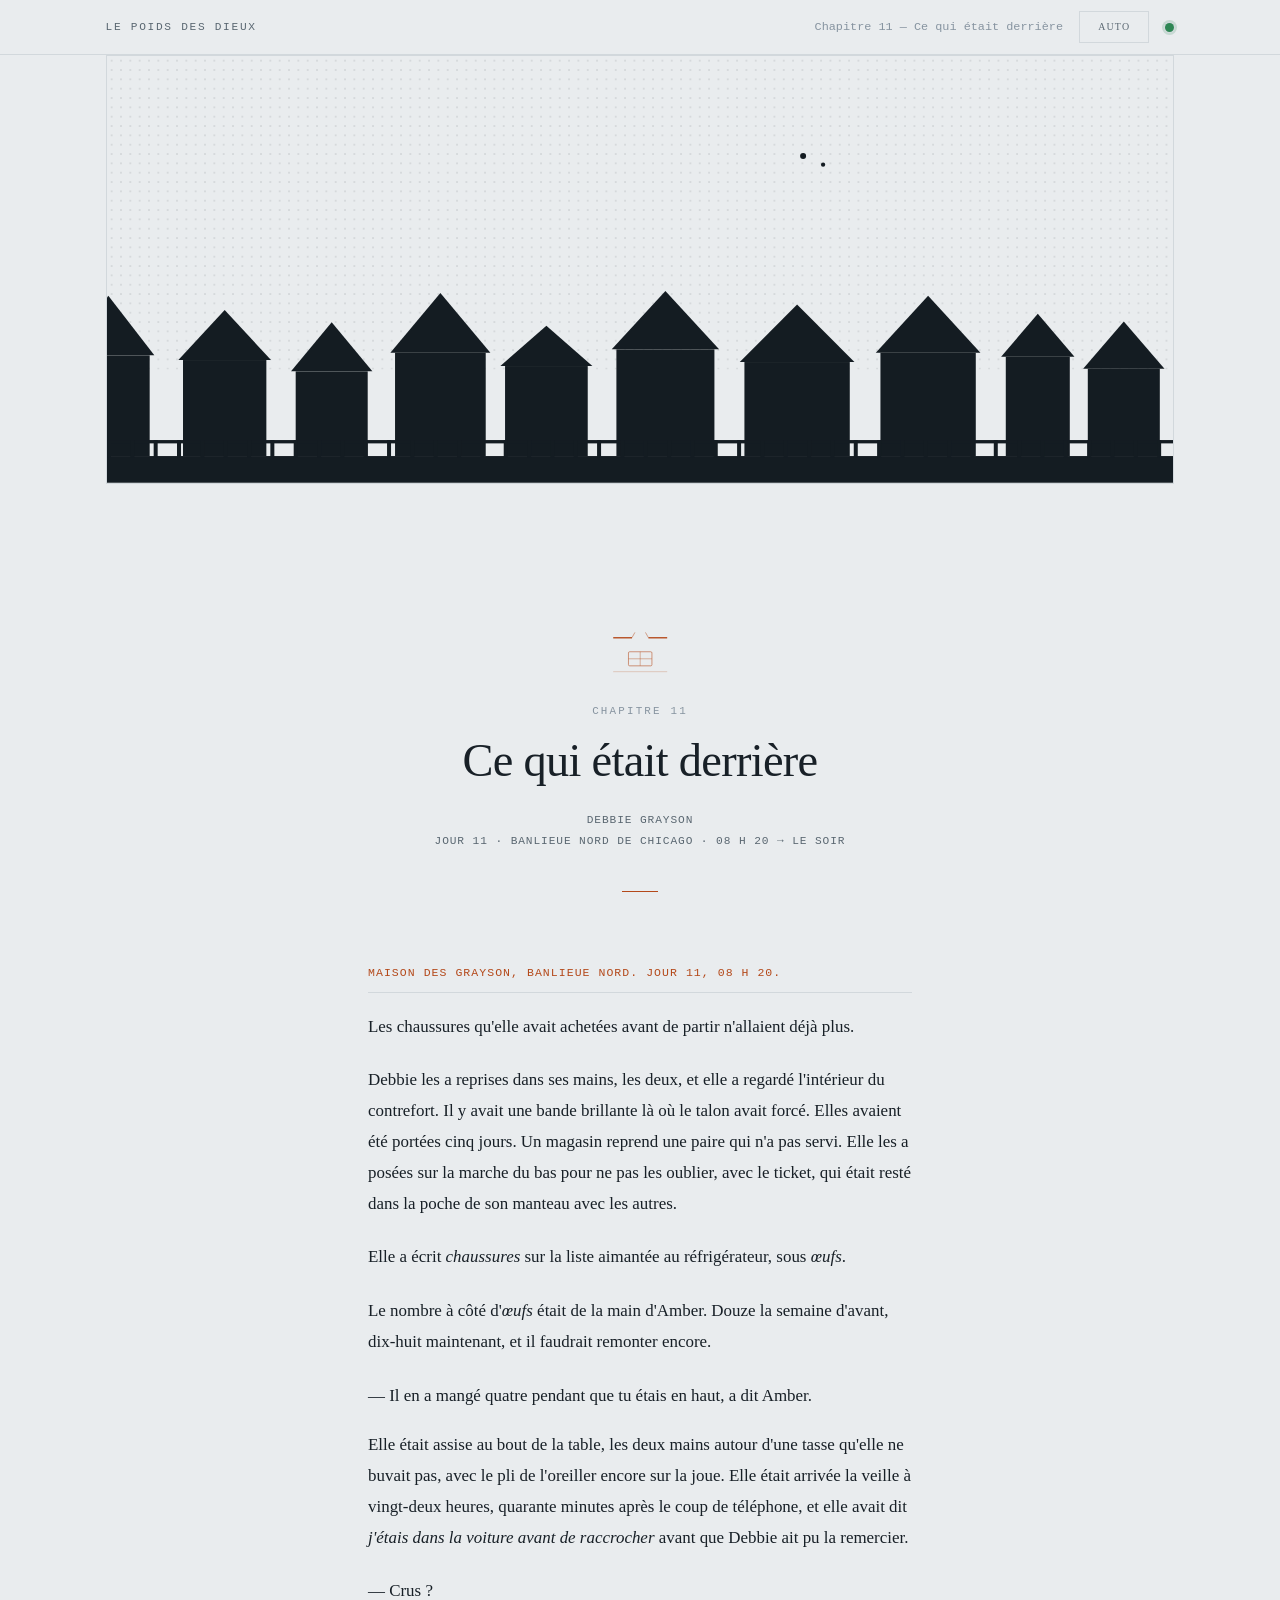
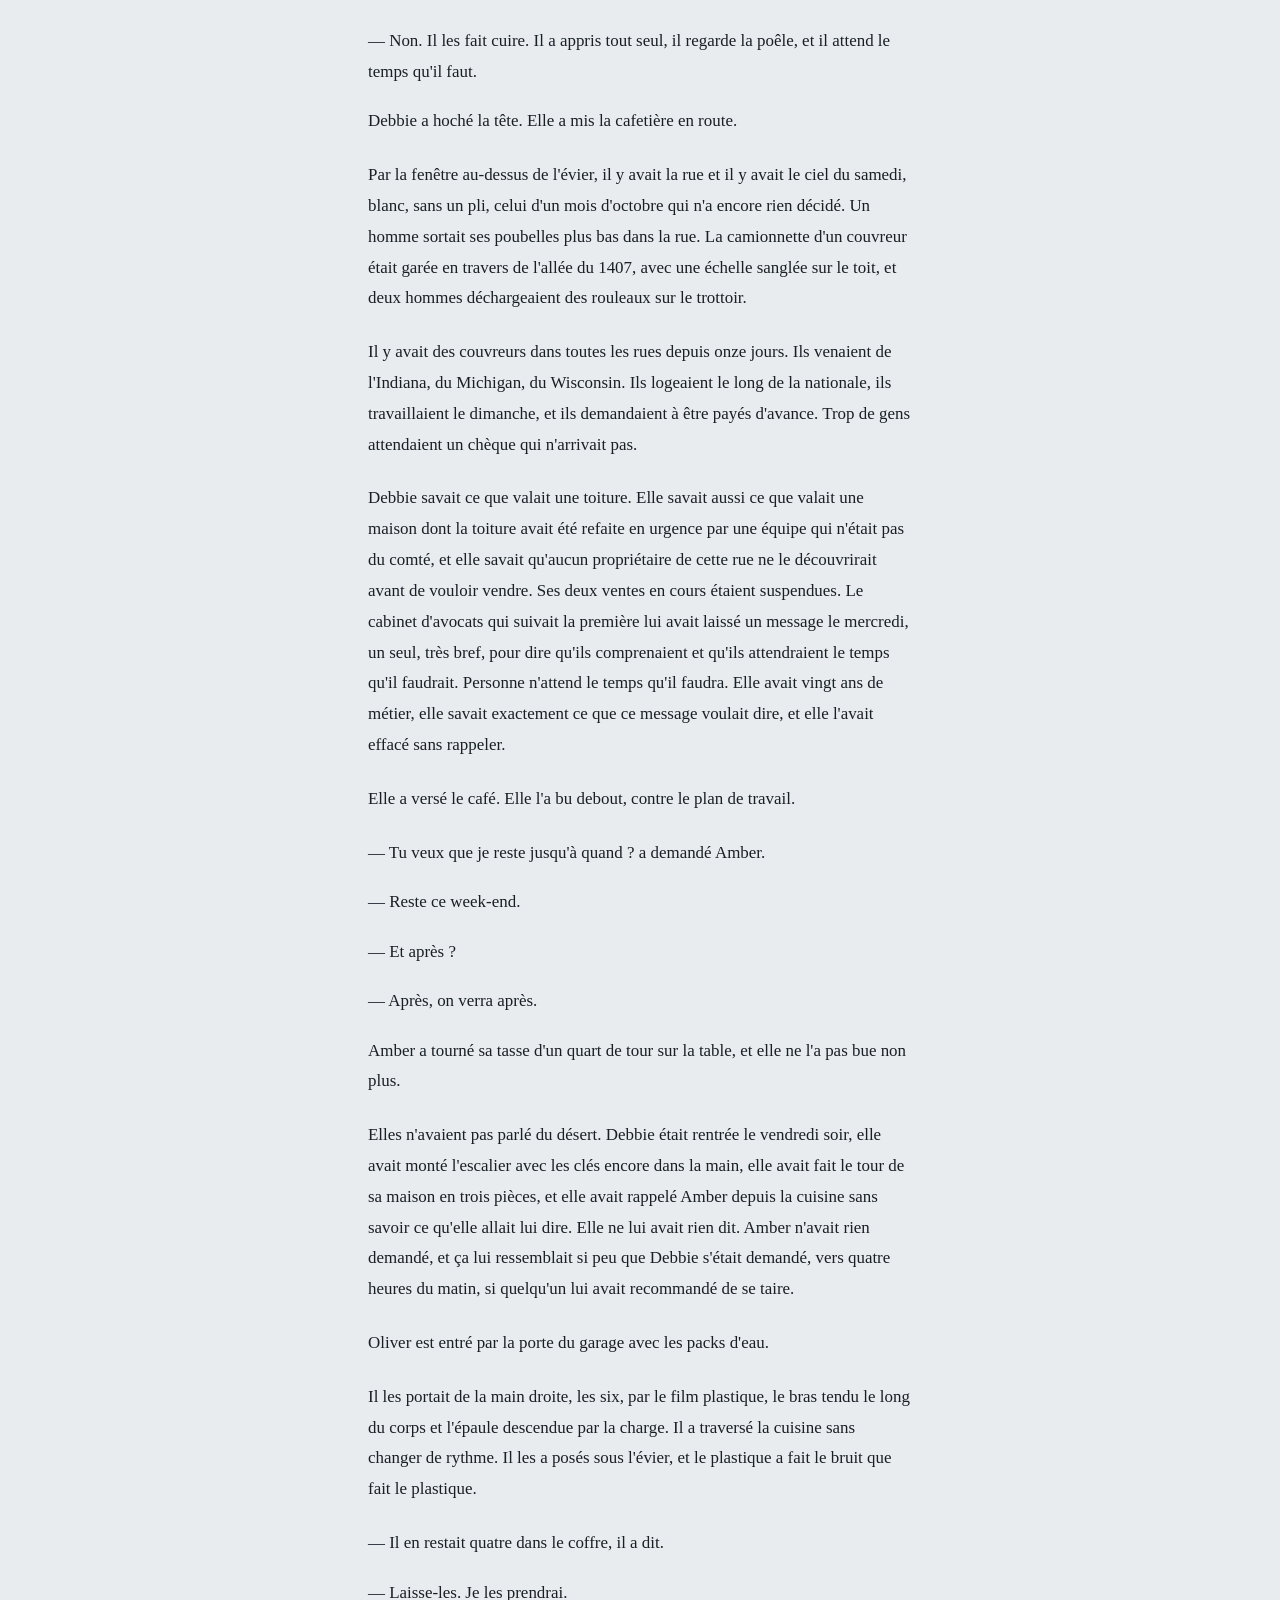
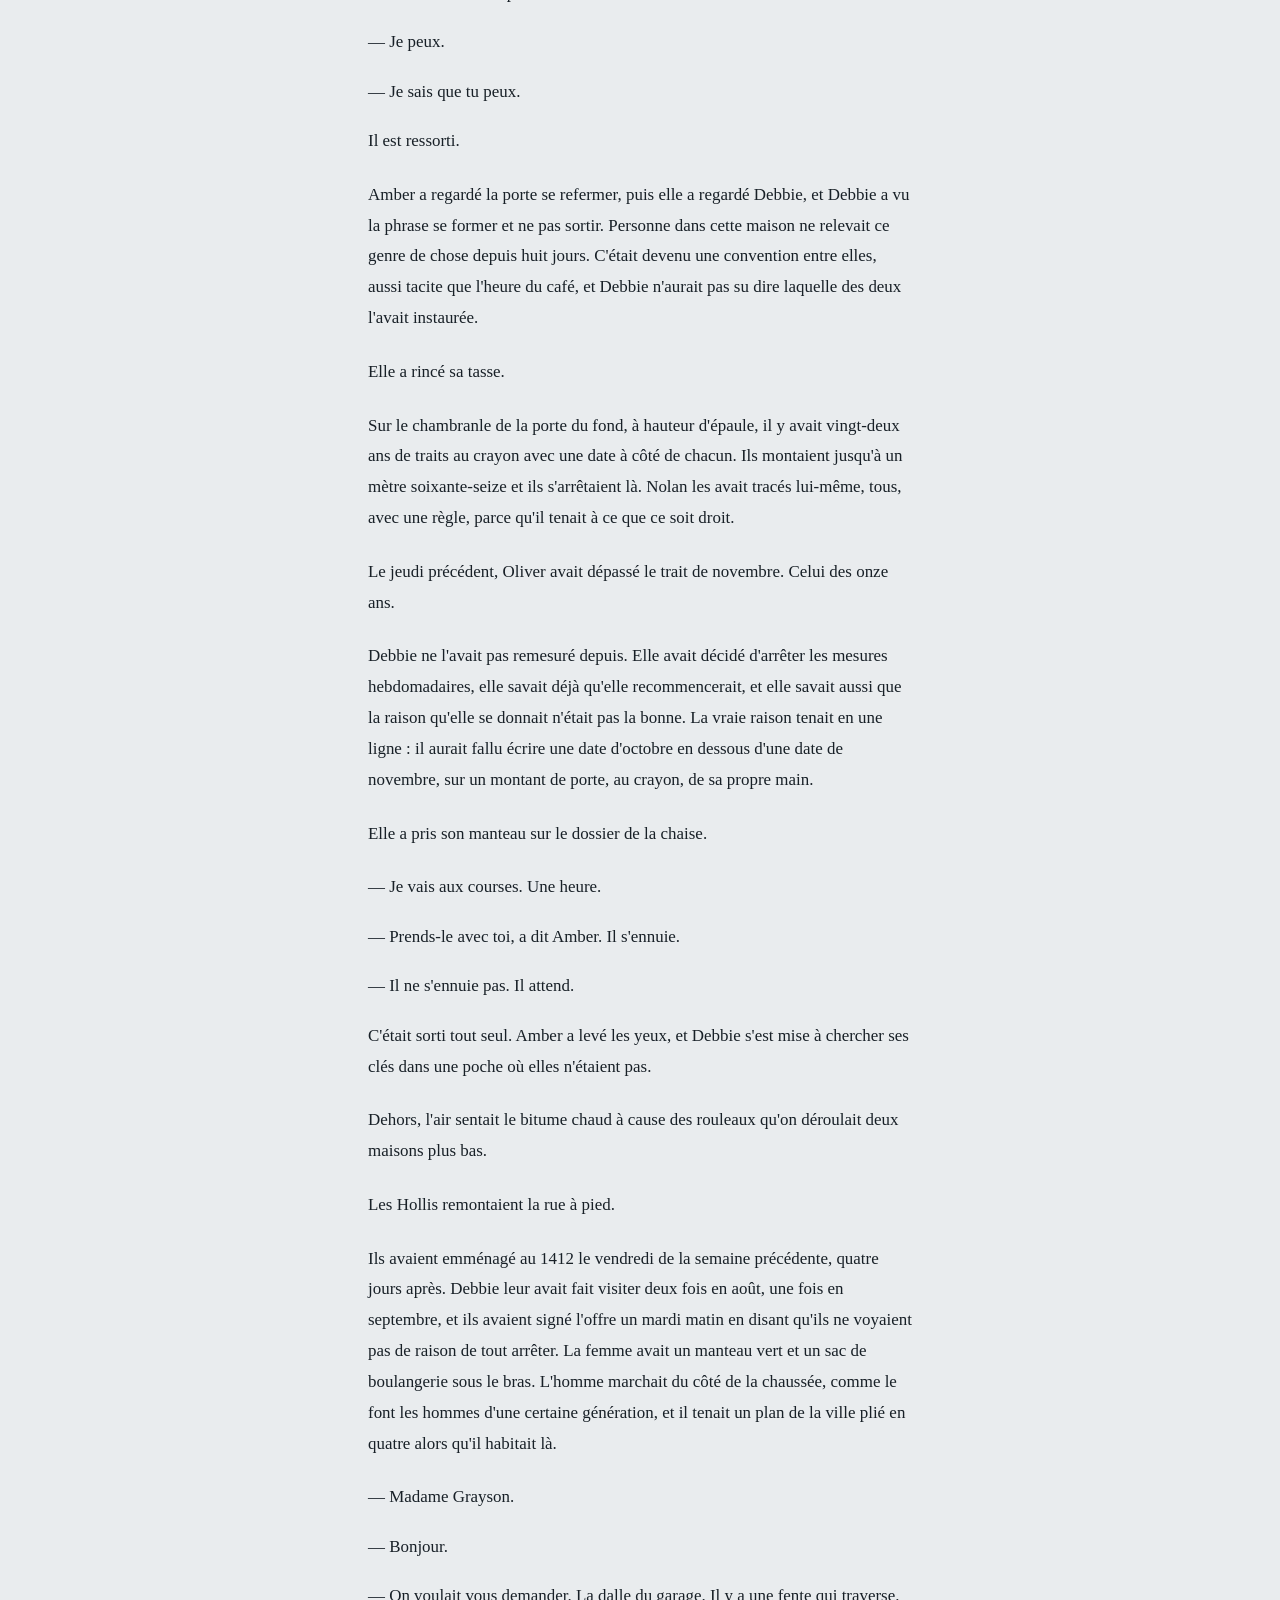
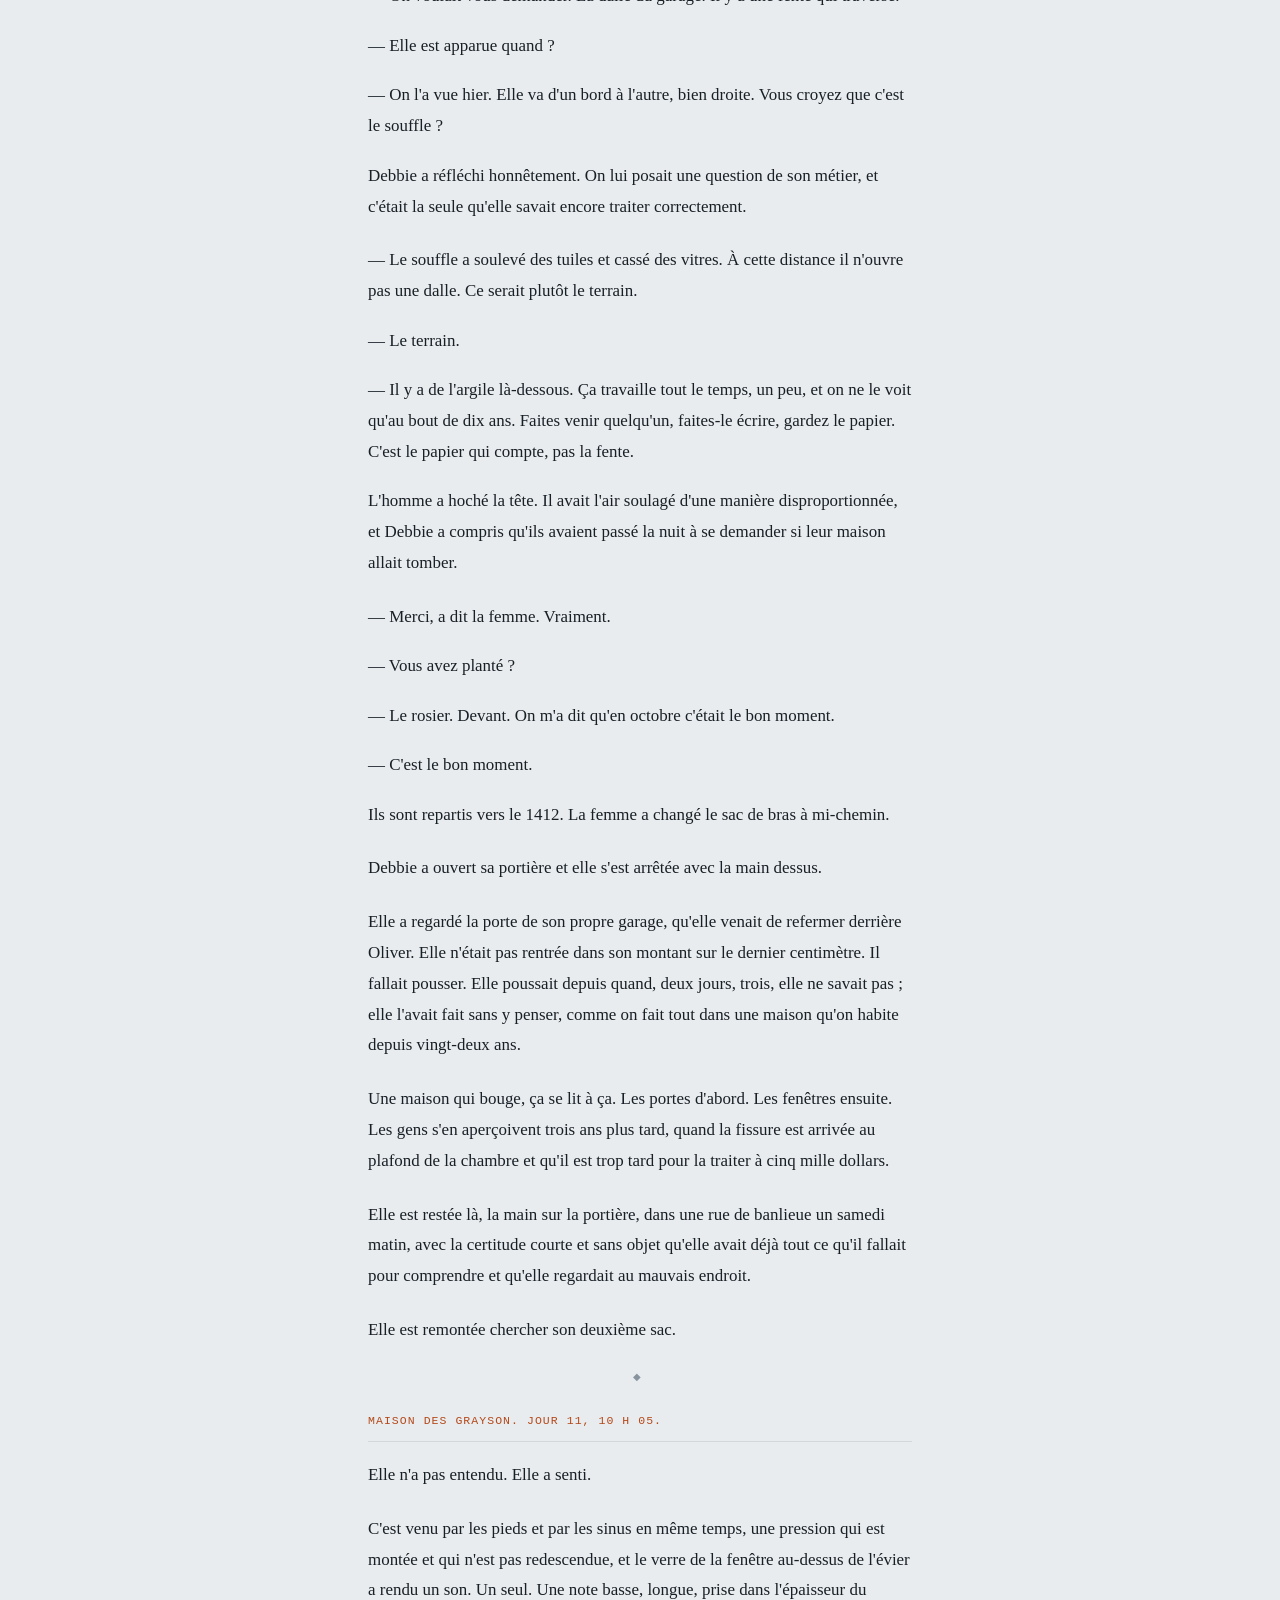
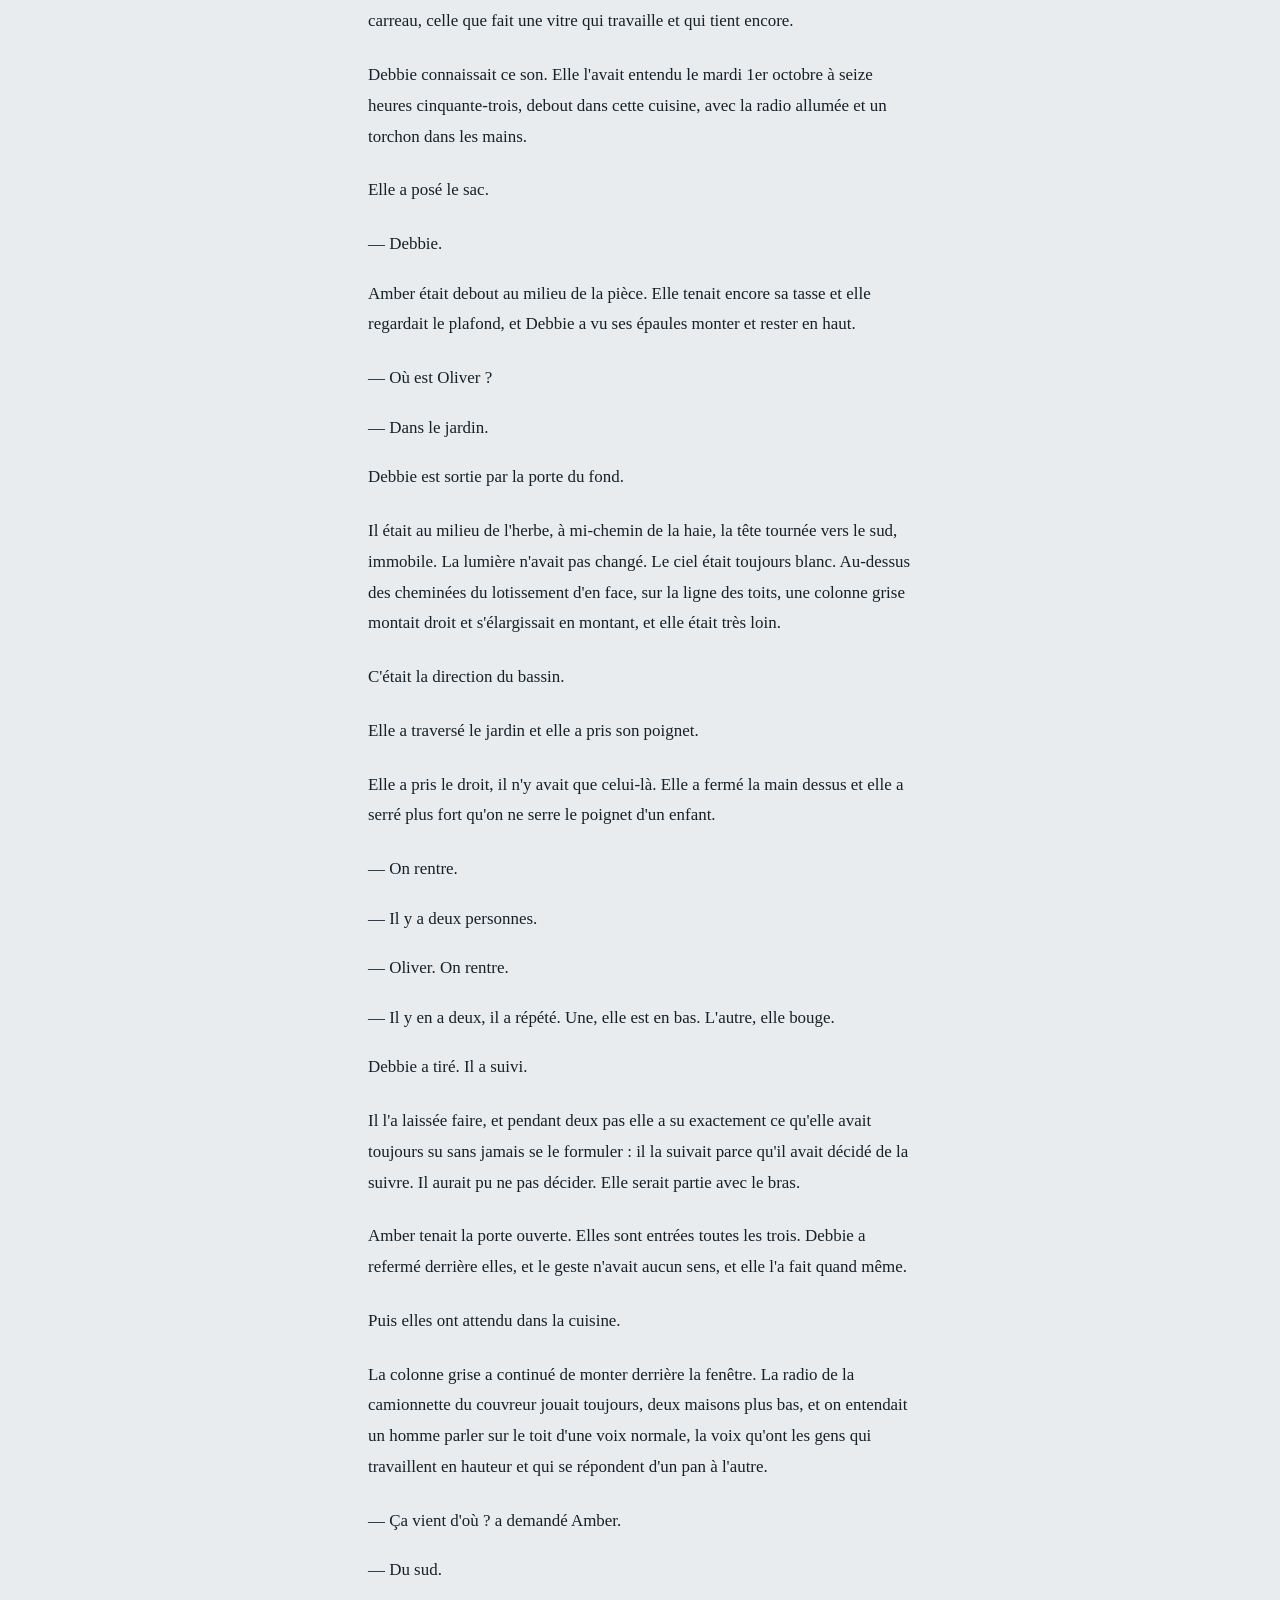
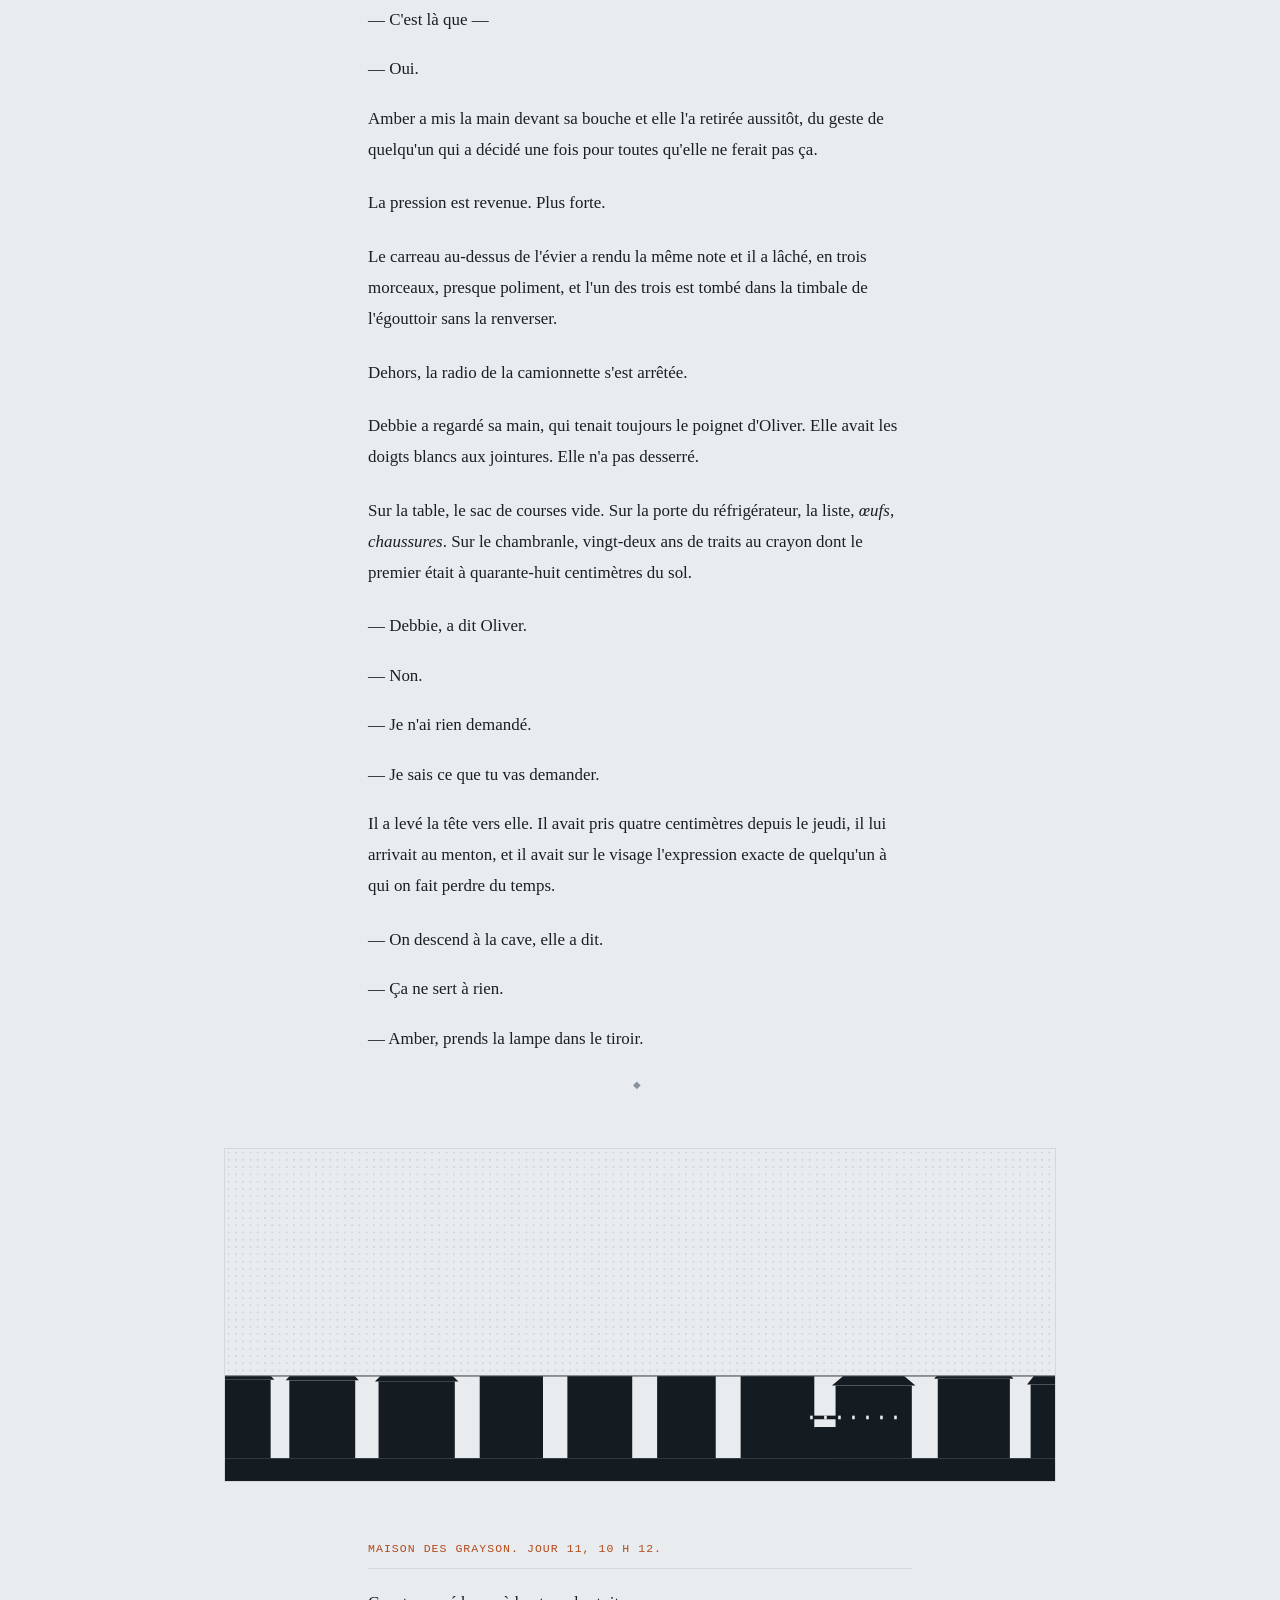
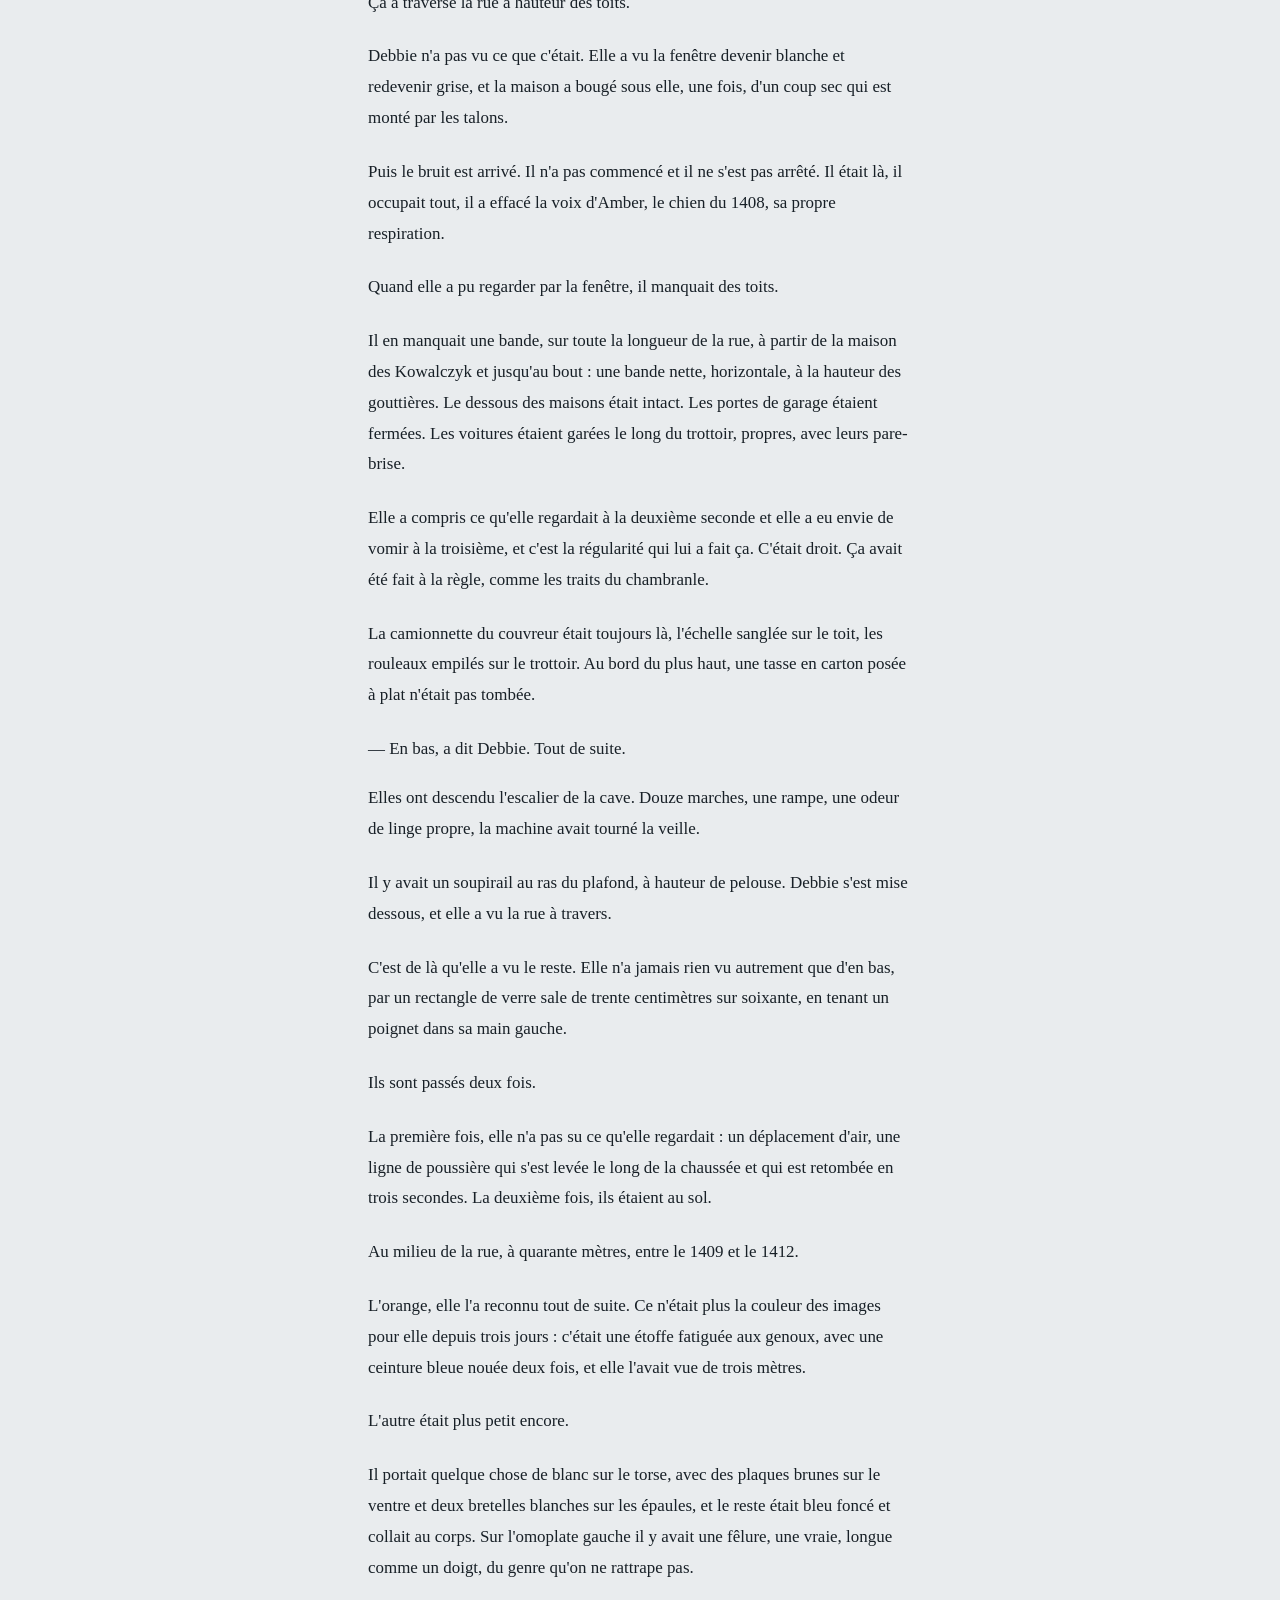
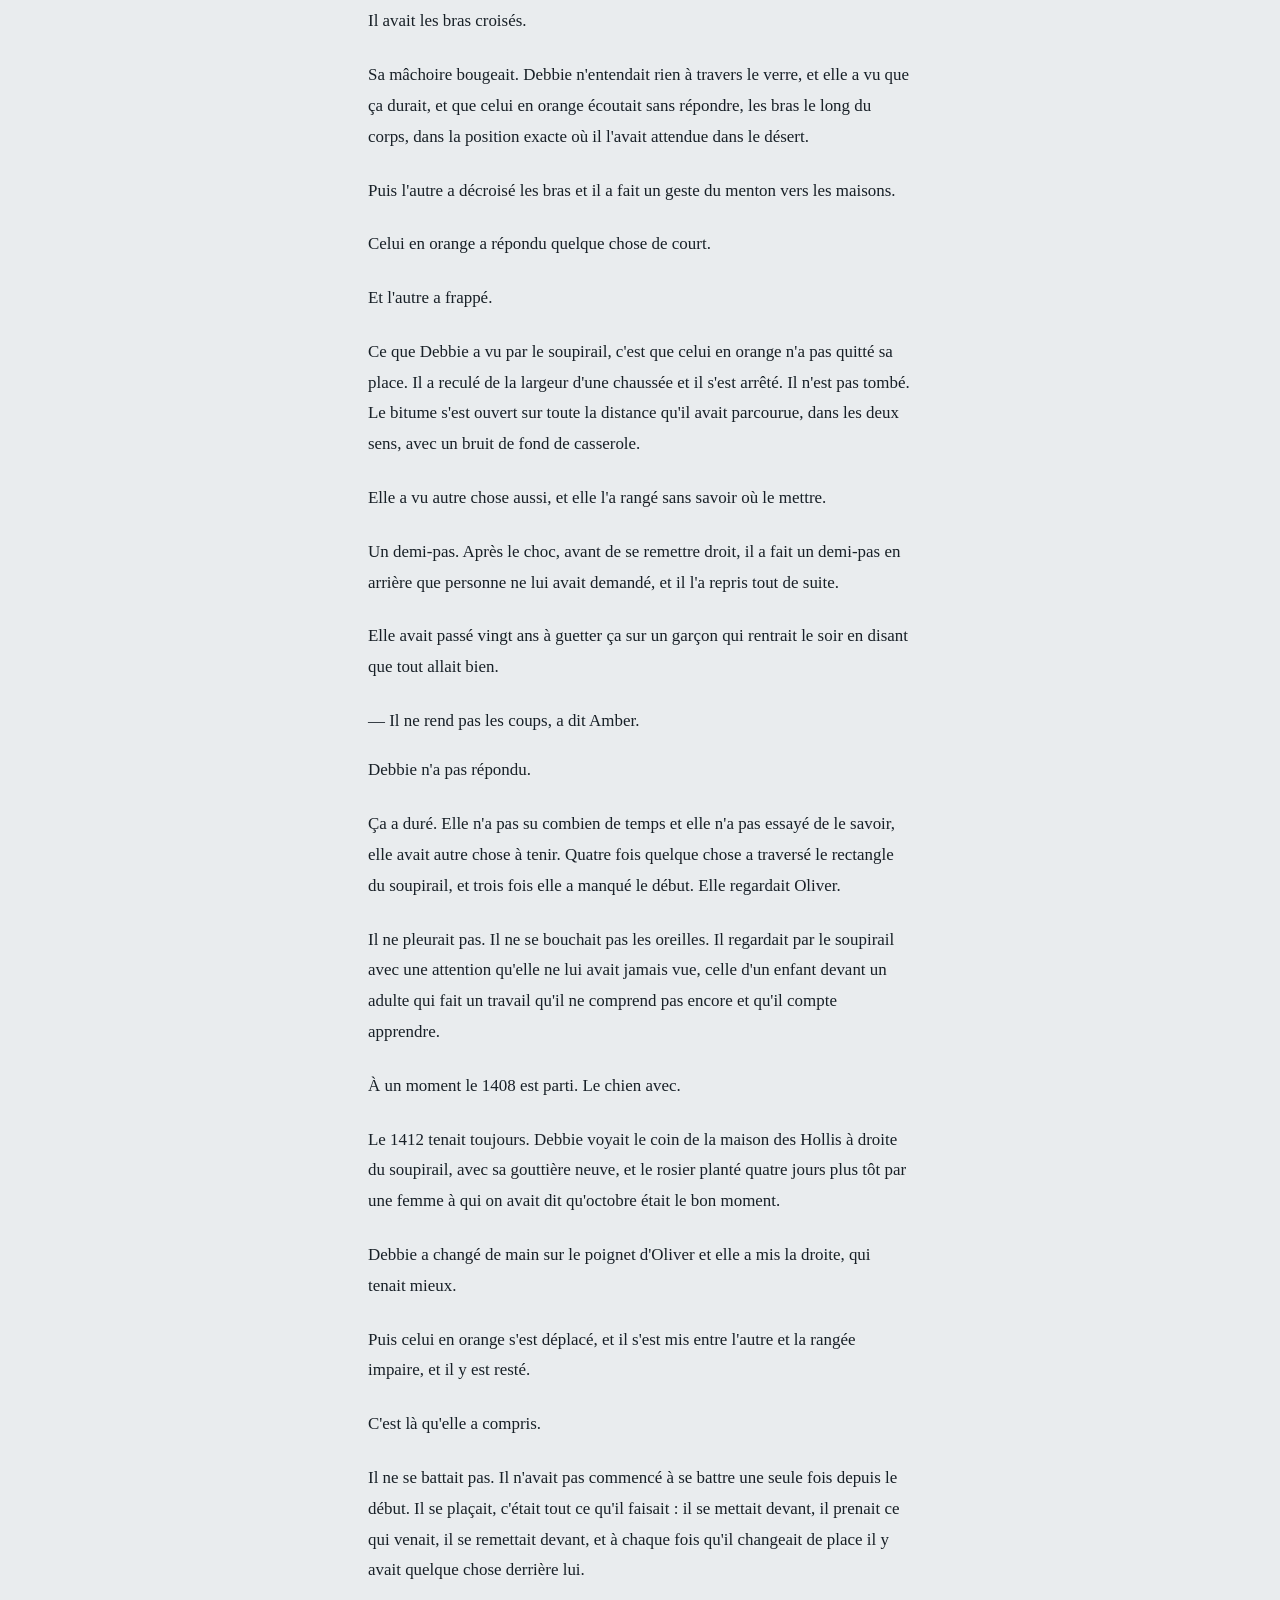
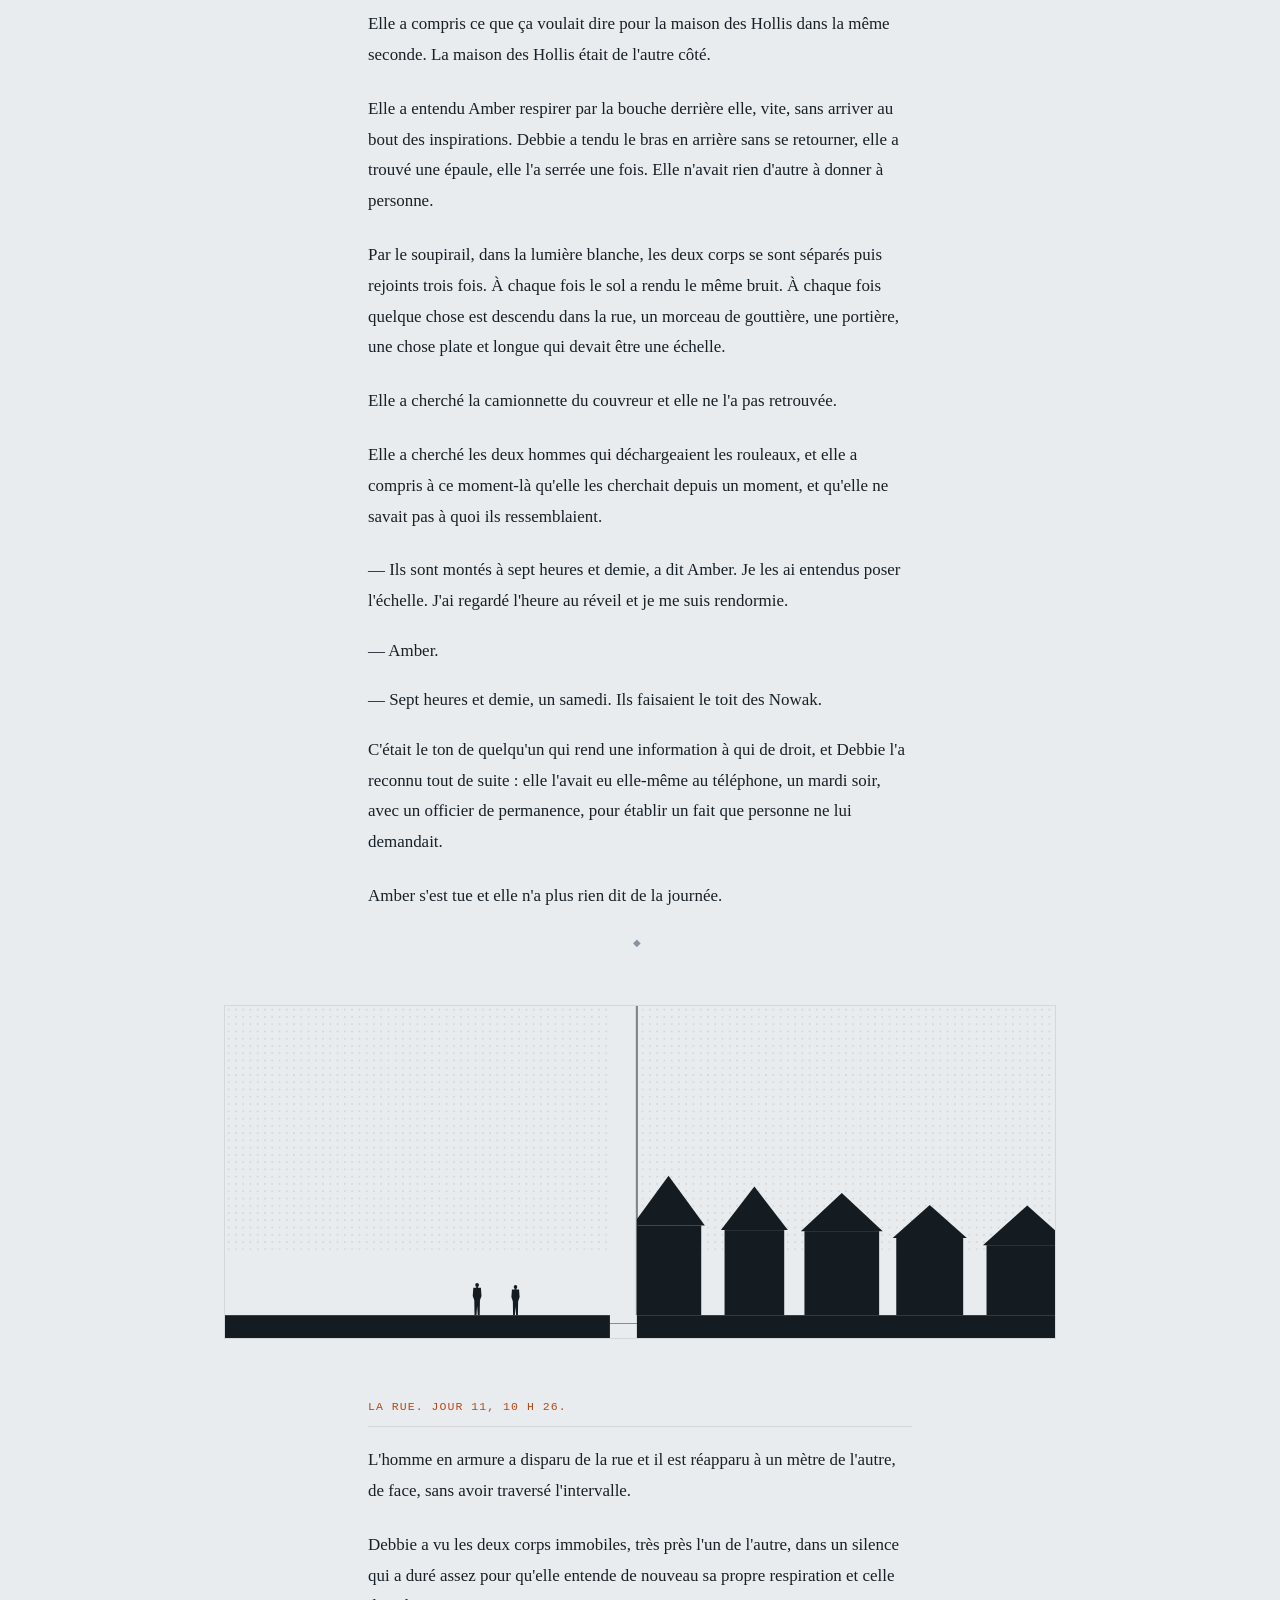
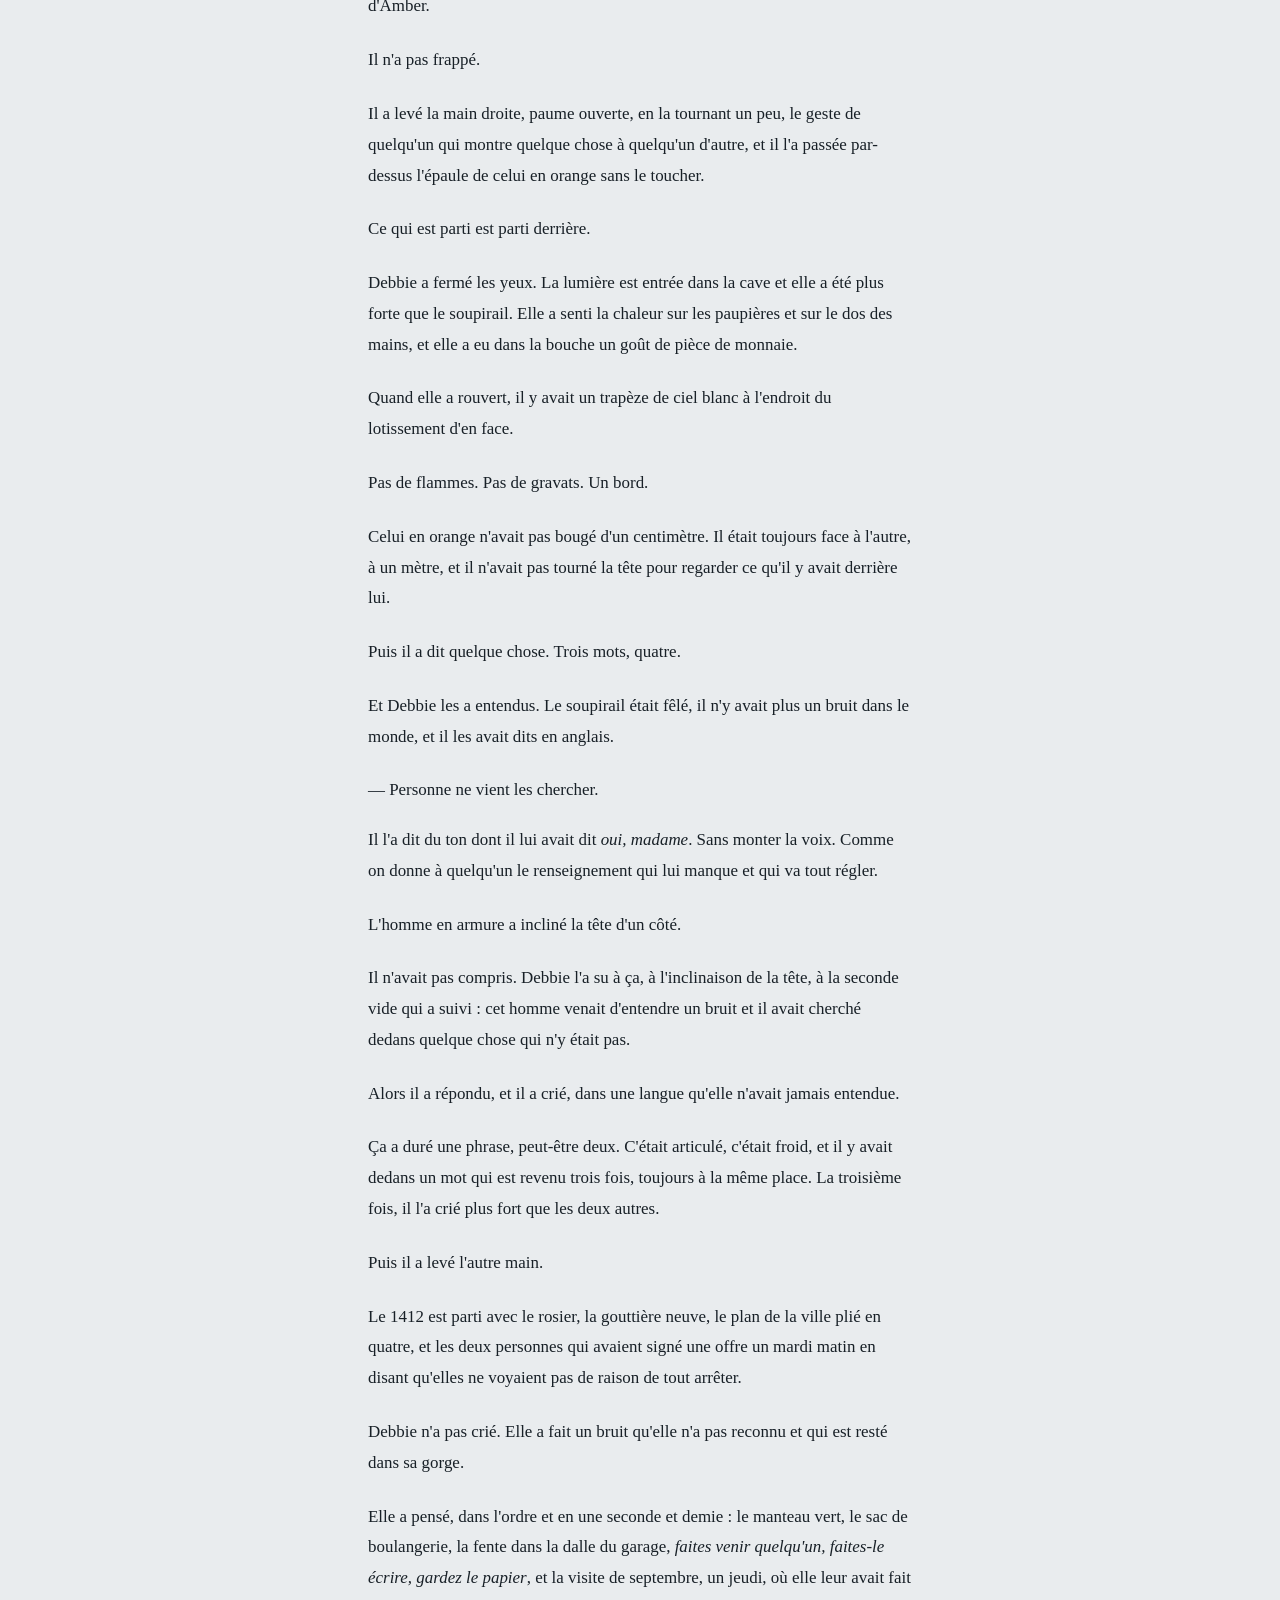
<file: docs/chapitres/11-ce-qui-etait-derriere.html>
<!doctype html>
<html lang="fr">
<head>
<meta charset="utf-8"/>
<meta name="viewport" content="width=device-width,initial-scale=1"/>
<title>Chapitre 11 — Ce qui était derrière | Le Poids des dieux</title>
<meta name="description" content="Les chaussures qu&#x27;elle avait achetées avant de partir n&#x27;allaient déjà plus."/>
<link rel="canonical" href="https://saniadamou14.github.io/Confrontation/chapitres/11-ce-qui-etait-derriere.html"/>
<link rel="icon" type="image/svg+xml" href="../assets/favicon.svg"/>
<meta property="og:type" content="article"/>
<meta property="og:site_name" content="Le Poids des dieux"/>
<meta property="og:locale" content="fr_FR"/>
<meta property="og:title" content="Chapitre 11 — Ce qui était derrière | Le Poids des dieux"/>
<meta property="og:description" content="Les chaussures qu&#x27;elle avait achetées avant de partir n&#x27;allaient déjà plus."/>
<meta property="og:url" content="https://saniadamou14.github.io/Confrontation/chapitres/11-ce-qui-etait-derriere.html"/>
<meta property="og:image" content="https://saniadamou14.github.io/Confrontation/assets/og.png"/>
<meta property="og:image:width" content="1200"/>
<meta property="og:image:height" content="630"/>
<meta name="twitter:card" content="summary_large_image"/>
<meta name="twitter:title" content="Chapitre 11 — Ce qui était derrière | Le Poids des dieux"/>
<meta name="twitter:description" content="Les chaussures qu&#x27;elle avait achetées avant de partir n&#x27;allaient déjà plus."/>
<meta name="twitter:image" content="https://saniadamou14.github.io/Confrontation/assets/og.png"/>
<meta name="theme-color" content="#0E1418" media="(prefers-color-scheme:dark)"/>
<meta name="theme-color" content="#E9ECEE" media="(prefers-color-scheme:light)"/>
<script>try{var t=localStorage.getItem('pdd:theme');
if(t&&t!=='auto')document.documentElement.setAttribute('data-theme',t);}catch(e){}</script>
<link rel="stylesheet" href="../css/style.css"/>
</head>
<body>
<a class="evite" href="#contenu">Aller au contenu</a>
<div class="barre"><div class="enveloppe barre-i">
<a class="marque mono" href="../index.html">Le Poids des dieux</a>
<span class="barre-titre mono">Chapitre 11 — Ce qui était derrière</span>
<button class="theme mono" id="theme" type="button"
  aria-label="Changer de thème">Auto</button>
<span class="lampe" title="State &amp; Madison — cycle de 64 secondes"></span>
</div><div class="jauge" id="jauge"></div></div>
<main id="contenu"><div class="enveloppe">
<article data-chapitre="11" data-url="chapitres/11-ce-qui-etait-derriere.html" data-titre="Ce qui était derrière">
<div class="planche planche-chap"><svg xmlns="http://www.w3.org/2000/svg" viewBox="0 0 1600 640" preserveAspectRatio="xMidYMid slice" role="img"><defs><pattern id="t1" width="14" height="14" patternUnits="userSpaceOnUse"><circle cx="7" cy="7" r="1.1" fill="var(--pl-ink)"/></pattern><pattern id="t2" width="10" height="10" patternUnits="userSpaceOnUse"><circle cx="5" cy="5" r="1.5" fill="var(--pl-ink)"/></pattern><pattern id="t3" width="7" height="7" patternUnits="userSpaceOnUse"><circle cx="3.5" cy="3.5" r="1.8" fill="var(--pl-ink)"/></pattern><pattern id="hach" width="9" height="9" patternUnits="userSpaceOnUse" patternTransform="rotate(35)"><line x1="0" y1="0" x2="0" y2="9" stroke="var(--pl-ink)" stroke-width="1.6"/></pattern><linearGradient id="fondu" x1="0" y1="0" x2="0" y2="1"><stop offset="0" stop-color="var(--pl-ink)" stop-opacity="0"/><stop offset="1" stop-color="var(--pl-ink)" stop-opacity="1"/></linearGradient></defs><rect width="100%" height="100%" fill="var(--pl-paper)"/><rect x="0" y="0" width="1600" height="470" fill="url(#t1)" opacity="0.22"/><rect x="0" y="600" width="1600" height="40" fill="var(--pl-ink)"/><rect x="-60" y="449" width="124" height="151" fill="var(--pl-ink)"/><path d="M-67 449 L2 359.703 L71 449 Z" fill="var(--pl-ink)"/><rect x="114" y="456" width="125" height="144" fill="var(--pl-ink)"/><path d="M107 456 L176.5 380.894 L246 456 Z" fill="var(--pl-ink)"/><rect x="283" y="473" width="108" height="127" fill="var(--pl-ink)"/><path d="M276 473 L337 399.241 L398 473 Z" fill="var(--pl-ink)"/><rect x="432" y="445" width="136" height="155" fill="var(--pl-ink)"/><path d="M425 445 L500 355.318 L575 445 Z" fill="var(--pl-ink)"/><rect x="597" y="465" width="124" height="135" fill="var(--pl-ink)"/><path d="M590 465 L659 404.472 L728 465 Z" fill="var(--pl-ink)"/><rect x="764" y="440" width="147" height="160" fill="var(--pl-ink)"/><path d="M757 440 L837.5 352.498 L918 440 Z" fill="var(--pl-ink)"/><rect x="956" y="459" width="158" height="141" fill="var(--pl-ink)"/><path d="M949 459 L1035 372.574 L1121 459 Z" fill="var(--pl-ink)"/><rect x="1160" y="445" width="143" height="155" fill="var(--pl-ink)"/><path d="M1153 445 L1231.5 359.748 L1310 445 Z" fill="var(--pl-ink)"/><rect x="1348" y="451" width="96" height="149" fill="var(--pl-ink)"/><path d="M1341 451 L1396 386.538 L1451 451 Z" fill="var(--pl-ink)"/><rect x="1471" y="469" width="108" height="131" fill="var(--pl-ink)"/><path d="M1464 469 L1525 398.27 L1586 469 Z" fill="var(--pl-ink)"/><rect x="1629" y="464" width="125" height="136" fill="var(--pl-ink)"/><path d="M1622 464 L1691.5 394.898 L1761 464 Z" fill="var(--pl-ink)"/><rect x="0" y="576" width="1600" height="5" fill="var(--pl-ink)"/><rect x="0" y="576" width="6" height="26" fill="var(--pl-ink)"/><rect x="35" y="576" width="6" height="26" fill="var(--pl-ink)"/><rect x="70" y="576" width="6" height="26" fill="var(--pl-ink)"/><rect x="105" y="576" width="6" height="26" fill="var(--pl-ink)"/><rect x="140" y="576" width="6" height="26" fill="var(--pl-ink)"/><rect x="175" y="576" width="6" height="26" fill="var(--pl-ink)"/><rect x="210" y="576" width="6" height="26" fill="var(--pl-ink)"/><rect x="245" y="576" width="6" height="26" fill="var(--pl-ink)"/><rect x="280" y="576" width="6" height="26" fill="var(--pl-ink)"/><rect x="315" y="576" width="6" height="26" fill="var(--pl-ink)"/><rect x="350" y="576" width="6" height="26" fill="var(--pl-ink)"/><rect x="385" y="576" width="6" height="26" fill="var(--pl-ink)"/><rect x="420" y="576" width="6" height="26" fill="var(--pl-ink)"/><rect x="455" y="576" width="6" height="26" fill="var(--pl-ink)"/><rect x="490" y="576" width="6" height="26" fill="var(--pl-ink)"/><rect x="525" y="576" width="6" height="26" fill="var(--pl-ink)"/><rect x="560" y="576" width="6" height="26" fill="var(--pl-ink)"/><rect x="595" y="576" width="6" height="26" fill="var(--pl-ink)"/><rect x="630" y="576" width="6" height="26" fill="var(--pl-ink)"/><rect x="665" y="576" width="6" height="26" fill="var(--pl-ink)"/><rect x="700" y="576" width="6" height="26" fill="var(--pl-ink)"/><rect x="735" y="576" width="6" height="26" fill="var(--pl-ink)"/><rect x="770" y="576" width="6" height="26" fill="var(--pl-ink)"/><rect x="805" y="576" width="6" height="26" fill="var(--pl-ink)"/><rect x="840" y="576" width="6" height="26" fill="var(--pl-ink)"/><rect x="875" y="576" width="6" height="26" fill="var(--pl-ink)"/><rect x="910" y="576" width="6" height="26" fill="var(--pl-ink)"/><rect x="945" y="576" width="6" height="26" fill="var(--pl-ink)"/><rect x="980" y="576" width="6" height="26" fill="var(--pl-ink)"/><rect x="1015" y="576" width="6" height="26" fill="var(--pl-ink)"/><rect x="1050" y="576" width="6" height="26" fill="var(--pl-ink)"/><rect x="1085" y="576" width="6" height="26" fill="var(--pl-ink)"/><rect x="1120" y="576" width="6" height="26" fill="var(--pl-ink)"/><rect x="1155" y="576" width="6" height="26" fill="var(--pl-ink)"/><rect x="1190" y="576" width="6" height="26" fill="var(--pl-ink)"/><rect x="1225" y="576" width="6" height="26" fill="var(--pl-ink)"/><rect x="1260" y="576" width="6" height="26" fill="var(--pl-ink)"/><rect x="1295" y="576" width="6" height="26" fill="var(--pl-ink)"/><rect x="1330" y="576" width="6" height="26" fill="var(--pl-ink)"/><rect x="1365" y="576" width="6" height="26" fill="var(--pl-ink)"/><rect x="1400" y="576" width="6" height="26" fill="var(--pl-ink)"/><rect x="1435" y="576" width="6" height="26" fill="var(--pl-ink)"/><rect x="1470" y="576" width="6" height="26" fill="var(--pl-ink)"/><rect x="1505" y="576" width="6" height="26" fill="var(--pl-ink)"/><rect x="1540" y="576" width="6" height="26" fill="var(--pl-ink)"/><rect x="1575" y="576" width="6" height="26" fill="var(--pl-ink)"/><circle cx="1044" cy="150" r="4.5" fill="var(--pl-ink)"/><circle cx="1074" cy="163" r="3.2" fill="var(--pl-ink)"/></svg></div>
<div class="colonne">
<header class="chap-tete">
<div class="embleme"><svg viewBox="0 0 120 120" fill="none" stroke="currentColor" stroke-width="1.5" aria-hidden="true">
<path d="M14 54 L46 54 M74 54 L106 54" stroke-width="2.5"/>
<path d="M46 54 L51 45 M74 54 L69 45" opacity=".6"/>
<rect x="40" y="78" width="40" height="24" rx="2" opacity=".7"/>
<line x1="60" y1="78" x2="60" y2="102" opacity=".5"/><line x1="40" y1="90" x2="80" y2="90" opacity=".5"/>
<line x1="14" y1="112" x2="106" y2="112" opacity=".3"/></svg></div>
<p class="num mono">Chapitre 11</p>
<h1>Ce qui était derrière</h1>
<p class="sit mono">Debbie Grayson<br/>Jour 11 · Banlieue nord de Chicago · 08 h 20 → le soir</p>
<div class="filet"></div>
</header>
<div class="prose"><p class="situation">Maison des Grayson, banlieue nord. Jour 11, 08 h 20.</p>
<p>Les chaussures qu'elle avait achetées avant de partir n'allaient déjà plus.</p>
<p>Debbie les a reprises dans ses mains, les deux, et elle a regardé l'intérieur du contrefort. Il y avait une bande brillante là où le talon avait forcé. Elles avaient été portées cinq jours. Un magasin reprend une paire qui n'a pas servi. Elle les a posées sur la marche du bas pour ne pas les oublier, avec le ticket, qui était resté dans la poche de son manteau avec les autres.</p>
<p>Elle a écrit <em>chaussures</em> sur la liste aimantée au réfrigérateur, sous <em>œufs</em>.</p>
<p>Le nombre à côté d'<em>œufs</em> était de la main d'Amber. Douze la semaine d'avant, dix-huit maintenant, et il faudrait remonter encore.</p>
<p class="replique">— Il en a mangé quatre pendant que tu étais en haut, a dit Amber.</p>
<p>Elle était assise au bout de la table, les deux mains autour d'une tasse qu'elle ne buvait pas, avec le pli de l'oreiller encore sur la joue. Elle était arrivée la veille à vingt-deux heures, quarante minutes après le coup de téléphone, et elle avait dit <em>j'étais dans la voiture avant de raccrocher</em> avant que Debbie ait pu la remercier.</p>
<p class="replique">— Crus ?</p>
<p class="replique">— Non. Il les fait cuire. Il a appris tout seul, il regarde la poêle, et il attend le temps qu'il faut.</p>
<p>Debbie a hoché la tête. Elle a mis la cafetière en route.</p>
<p>Par la fenêtre au-dessus de l'évier, il y avait la rue et il y avait le ciel du samedi, blanc, sans un pli, celui d'un mois d'octobre qui n'a encore rien décidé. Un homme sortait ses poubelles plus bas dans la rue. La camionnette d'un couvreur était garée en travers de l'allée du 1407, avec une échelle sanglée sur le toit, et deux hommes déchargeaient des rouleaux sur le trottoir.</p>
<p>Il y avait des couvreurs dans toutes les rues depuis onze jours. Ils venaient de l'Indiana, du Michigan, du Wisconsin. Ils logeaient le long de la nationale, ils travaillaient le dimanche, et ils demandaient à être payés d'avance. Trop de gens attendaient un chèque qui n'arrivait pas.</p>
<p>Debbie savait ce que valait une toiture. Elle savait aussi ce que valait une maison dont la toiture avait été refaite en urgence par une équipe qui n'était pas du comté, et elle savait qu'aucun propriétaire de cette rue ne le découvrirait avant de vouloir vendre. Ses deux ventes en cours étaient suspendues. Le cabinet d'avocats qui suivait la première lui avait laissé un message le mercredi, un seul, très bref, pour dire qu'ils comprenaient et qu'ils attendraient le temps qu'il faudrait. Personne n'attend le temps qu'il faudra. Elle avait vingt ans de métier, elle savait exactement ce que ce message voulait dire, et elle l'avait effacé sans rappeler.</p>
<p>Elle a versé le café. Elle l'a bu debout, contre le plan de travail.</p>
<p class="replique">— Tu veux que je reste jusqu'à quand ? a demandé Amber.</p>
<p class="replique">— Reste ce week-end.</p>
<p class="replique">— Et après ?</p>
<p class="replique">— Après, on verra après.</p>
<p>Amber a tourné sa tasse d'un quart de tour sur la table, et elle ne l'a pas bue non plus.</p>
<p>Elles n'avaient pas parlé du désert. Debbie était rentrée le vendredi soir, elle avait monté l'escalier avec les clés encore dans la main, elle avait fait le tour de sa maison en trois pièces, et elle avait rappelé Amber depuis la cuisine sans savoir ce qu'elle allait lui dire. Elle ne lui avait rien dit. Amber n'avait rien demandé, et ça lui ressemblait si peu que Debbie s'était demandé, vers quatre heures du matin, si quelqu'un lui avait recommandé de se taire.</p>
<p>Oliver est entré par la porte du garage avec les packs d'eau.</p>
<p>Il les portait de la main droite, les six, par le film plastique, le bras tendu le long du corps et l'épaule descendue par la charge. Il a traversé la cuisine sans changer de rythme. Il les a posés sous l'évier, et le plastique a fait le bruit que fait le plastique.</p>
<p class="replique">— Il en restait quatre dans le coffre, il a dit.</p>
<p class="replique">— Laisse-les. Je les prendrai.</p>
<p class="replique">— Je peux.</p>
<p class="replique">— Je sais que tu peux.</p>
<p>Il est ressorti.</p>
<p>Amber a regardé la porte se refermer, puis elle a regardé Debbie, et Debbie a vu la phrase se former et ne pas sortir. Personne dans cette maison ne relevait ce genre de chose depuis huit jours. C'était devenu une convention entre elles, aussi tacite que l'heure du café, et Debbie n'aurait pas su dire laquelle des deux l'avait instaurée.</p>
<p>Elle a rincé sa tasse.</p>
<p>Sur le chambranle de la porte du fond, à hauteur d'épaule, il y avait vingt-deux ans de traits au crayon avec une date à côté de chacun. Ils montaient jusqu'à un mètre soixante-seize et ils s'arrêtaient là. Nolan les avait tracés lui-même, tous, avec une règle, parce qu'il tenait à ce que ce soit droit.</p>
<p>Le jeudi précédent, Oliver avait dépassé le trait de novembre. Celui des onze ans.</p>
<p>Debbie ne l'avait pas remesuré depuis. Elle avait décidé d'arrêter les mesures hebdomadaires, elle savait déjà qu'elle recommencerait, et elle savait aussi que la raison qu'elle se donnait n'était pas la bonne. La vraie raison tenait en une ligne : il aurait fallu écrire une date d'octobre en dessous d'une date de novembre, sur un montant de porte, au crayon, de sa propre main.</p>
<p>Elle a pris son manteau sur le dossier de la chaise.</p>
<p class="replique">— Je vais aux courses. Une heure.</p>
<p class="replique">— Prends-le avec toi, a dit Amber. Il s'ennuie.</p>
<p class="replique">— Il ne s'ennuie pas. Il attend.</p>
<p>C'était sorti tout seul. Amber a levé les yeux, et Debbie s'est mise à chercher ses clés dans une poche où elles n'étaient pas.</p>
<p>Dehors, l'air sentait le bitume chaud à cause des rouleaux qu'on déroulait deux maisons plus bas.</p>
<p>Les Hollis remontaient la rue à pied.</p>
<p>Ils avaient emménagé au 1412 le vendredi de la semaine précédente, quatre jours après. Debbie leur avait fait visiter deux fois en août, une fois en septembre, et ils avaient signé l'offre un mardi matin en disant qu'ils ne voyaient pas de raison de tout arrêter. La femme avait un manteau vert et un sac de boulangerie sous le bras. L'homme marchait du côté de la chaussée, comme le font les hommes d'une certaine génération, et il tenait un plan de la ville plié en quatre alors qu'il habitait là.</p>
<p class="replique">— Madame Grayson.</p>
<p class="replique">— Bonjour.</p>
<p class="replique">— On voulait vous demander. La dalle du garage. Il y a une fente qui traverse.</p>
<p class="replique">— Elle est apparue quand ?</p>
<p class="replique">— On l'a vue hier. Elle va d'un bord à l'autre, bien droite. Vous croyez que c'est le souffle ?</p>
<p>Debbie a réfléchi honnêtement. On lui posait une question de son métier, et c'était la seule qu'elle savait encore traiter correctement.</p>
<p class="replique">— Le souffle a soulevé des tuiles et cassé des vitres. À cette distance il n'ouvre pas une dalle. Ce serait plutôt le terrain.</p>
<p class="replique">— Le terrain.</p>
<p class="replique">— Il y a de l'argile là-dessous. Ça travaille tout le temps, un peu, et on ne le voit qu'au bout de dix ans. Faites venir quelqu'un, faites-le écrire, gardez le papier. C'est le papier qui compte, pas la fente.</p>
<p>L'homme a hoché la tête. Il avait l'air soulagé d'une manière disproportionnée, et Debbie a compris qu'ils avaient passé la nuit à se demander si leur maison allait tomber.</p>
<p class="replique">— Merci, a dit la femme. Vraiment.</p>
<p class="replique">— Vous avez planté ?</p>
<p class="replique">— Le rosier. Devant. On m'a dit qu'en octobre c'était le bon moment.</p>
<p class="replique">— C'est le bon moment.</p>
<p>Ils sont repartis vers le 1412. La femme a changé le sac de bras à mi-chemin.</p>
<p>Debbie a ouvert sa portière et elle s'est arrêtée avec la main dessus.</p>
<p>Elle a regardé la porte de son propre garage, qu'elle venait de refermer derrière Oliver. Elle n'était pas rentrée dans son montant sur le dernier centimètre. Il fallait pousser. Elle poussait depuis quand, deux jours, trois, elle ne savait pas ; elle l'avait fait sans y penser, comme on fait tout dans une maison qu'on habite depuis vingt-deux ans.</p>
<p>Une maison qui bouge, ça se lit à ça. Les portes d'abord. Les fenêtres ensuite. Les gens s'en aperçoivent trois ans plus tard, quand la fissure est arrivée au plafond de la chambre et qu'il est trop tard pour la traiter à cinq mille dollars.</p>
<p>Elle est restée là, la main sur la portière, dans une rue de banlieue un samedi matin, avec la certitude courte et sans objet qu'elle avait déjà tout ce qu'il fallait pour comprendre et qu'elle regardait au mauvais endroit.</p>
<p>Elle est remontée chercher son deuxième sac.</p>
<div class="rupture" aria-hidden="true">◆</div>
<p class="situation">Maison des Grayson. Jour 11, 10 h 05.</p>
<p>Elle n'a pas entendu. Elle a senti.</p>
<p>C'est venu par les pieds et par les sinus en même temps, une pression qui est montée et qui n'est pas redescendue, et le verre de la fenêtre au-dessus de l'évier a rendu un son. Un seul. Une note basse, longue, prise dans l'épaisseur du carreau, celle que fait une vitre qui travaille et qui tient encore.</p>
<p>Debbie connaissait ce son. Elle l'avait entendu le mardi 1er octobre à seize heures cinquante-trois, debout dans cette cuisine, avec la radio allumée et un torchon dans les mains.</p>
<p>Elle a posé le sac.</p>
<p class="replique">— Debbie.</p>
<p>Amber était debout au milieu de la pièce. Elle tenait encore sa tasse et elle regardait le plafond, et Debbie a vu ses épaules monter et rester en haut.</p>
<p class="replique">— Où est Oliver ?</p>
<p class="replique">— Dans le jardin.</p>
<p>Debbie est sortie par la porte du fond.</p>
<p>Il était au milieu de l'herbe, à mi-chemin de la haie, la tête tournée vers le sud, immobile. La lumière n'avait pas changé. Le ciel était toujours blanc. Au-dessus des cheminées du lotissement d'en face, sur la ligne des toits, une colonne grise montait droit et s'élargissait en montant, et elle était très loin.</p>
<p>C'était la direction du bassin.</p>
<p>Elle a traversé le jardin et elle a pris son poignet.</p>
<p>Elle a pris le droit, il n'y avait que celui-là. Elle a fermé la main dessus et elle a serré plus fort qu'on ne serre le poignet d'un enfant.</p>
<p class="replique">— On rentre.</p>
<p class="replique">— Il y a deux personnes.</p>
<p class="replique">— Oliver. On rentre.</p>
<p class="replique">— Il y en a deux, il a répété. Une, elle est en bas. L'autre, elle bouge.</p>
<p>Debbie a tiré. Il a suivi.</p>
<p>Il l'a laissée faire, et pendant deux pas elle a su exactement ce qu'elle avait toujours su sans jamais se le formuler : il la suivait parce qu'il avait décidé de la suivre. Il aurait pu ne pas décider. Elle serait partie avec le bras.</p>
<p>Amber tenait la porte ouverte. Elles sont entrées toutes les trois. Debbie a refermé derrière elles, et le geste n'avait aucun sens, et elle l'a fait quand même.</p>
<p>Puis elles ont attendu dans la cuisine.</p>
<p>La colonne grise a continué de monter derrière la fenêtre. La radio de la camionnette du couvreur jouait toujours, deux maisons plus bas, et on entendait un homme parler sur le toit d'une voix normale, la voix qu'ont les gens qui travaillent en hauteur et qui se répondent d'un pan à l'autre.</p>
<p class="replique">— Ça vient d'où ? a demandé Amber.</p>
<p class="replique">— Du sud.</p>
<p class="replique">— C'est là que —</p>
<p class="replique">— Oui.</p>
<p>Amber a mis la main devant sa bouche et elle l'a retirée aussitôt, du geste de quelqu'un qui a décidé une fois pour toutes qu'elle ne ferait pas ça.</p>
<p>La pression est revenue. Plus forte.</p>
<p>Le carreau au-dessus de l'évier a rendu la même note et il a lâché, en trois morceaux, presque poliment, et l'un des trois est tombé dans la timbale de l'égouttoir sans la renverser.</p>
<p>Dehors, la radio de la camionnette s'est arrêtée.</p>
<p>Debbie a regardé sa main, qui tenait toujours le poignet d'Oliver. Elle avait les doigts blancs aux jointures. Elle n'a pas desserré.</p>
<p>Sur la table, le sac de courses vide. Sur la porte du réfrigérateur, la liste, <em>œufs</em>, <em>chaussures</em>. Sur le chambranle, vingt-deux ans de traits au crayon dont le premier était à quarante-huit centimètres du sol.</p>
<p class="replique">— Debbie, a dit Oliver.</p>
<p class="replique">— Non.</p>
<p class="replique">— Je n'ai rien demandé.</p>
<p class="replique">— Je sais ce que tu vas demander.</p>
<p>Il a levé la tête vers elle. Il avait pris quatre centimètres depuis le jeudi, il lui arrivait au menton, et il avait sur le visage l'expression exacte de quelqu'un à qui on fait perdre du temps.</p>
<p class="replique">— On descend à la cave, elle a dit.</p>
<p class="replique">— Ça ne sert à rien.</p>
<p class="replique">— Amber, prends la lampe dans le tiroir.</p>
<div class="rupture" aria-hidden="true">◆</div>
<div class="planche planche-interieure"><svg xmlns="http://www.w3.org/2000/svg" viewBox="0 0 1600 640" preserveAspectRatio="xMidYMid slice" role="img"><defs><pattern id="t1" width="14" height="14" patternUnits="userSpaceOnUse"><circle cx="7" cy="7" r="1.1" fill="var(--pl-ink)"/></pattern><pattern id="t2" width="10" height="10" patternUnits="userSpaceOnUse"><circle cx="5" cy="5" r="1.5" fill="var(--pl-ink)"/></pattern><pattern id="t3" width="7" height="7" patternUnits="userSpaceOnUse"><circle cx="3.5" cy="3.5" r="1.8" fill="var(--pl-ink)"/></pattern><pattern id="hach" width="9" height="9" patternUnits="userSpaceOnUse" patternTransform="rotate(35)"><line x1="0" y1="0" x2="0" y2="9" stroke="var(--pl-ink)" stroke-width="1.6"/></pattern><linearGradient id="fondu" x1="0" y1="0" x2="0" y2="1"><stop offset="0" stop-color="var(--pl-ink)" stop-opacity="0"/><stop offset="1" stop-color="var(--pl-ink)" stop-opacity="1"/></linearGradient></defs><rect width="100%" height="100%" fill="var(--pl-paper)"/><rect x="0" y="0" width="1600" height="380" fill="url(#t1)" opacity="0.3"/><rect x="0" y="596" width="1600" height="44" fill="var(--pl-ink)"/><rect x="-60" y="445" width="148" height="151" fill="var(--pl-ink)"/><path d="M-67 445 L14 353.761 L95 445 Z" fill="var(--pl-ink)"/><rect x="124" y="446" width="127" height="150" fill="var(--pl-ink)"/><path d="M117 446 L187.5 371.072 L258 446 Z" fill="var(--pl-ink)"/><rect x="296" y="448" width="147" height="148" fill="var(--pl-ink)"/><path d="M289 448 L369.5 367.2 L450 448 Z" fill="var(--pl-ink)"/><rect x="491" y="423" width="122" height="173" fill="var(--pl-ink)"/><path d="M484 423 L552 342.392 L620 423 Z" fill="var(--pl-ink)"/><rect x="660" y="432" width="125" height="164" fill="var(--pl-ink)"/><path d="M653 432 L722.5 336.175 L792 432 Z" fill="var(--pl-ink)"/><rect x="833" y="434" width="113" height="162" fill="var(--pl-ink)"/><path d="M826 434 L889.5 358.806 L953 434 Z" fill="var(--pl-ink)"/><rect x="994" y="401" width="142" height="195" fill="var(--pl-ink)"/><path d="M987 401 L1065 288.968 L1143 401 Z" fill="var(--pl-ink)"/><rect x="1177" y="456" width="147" height="140" fill="var(--pl-ink)"/><path d="M1170 456 L1250.5 388.432 L1331 456 Z" fill="var(--pl-ink)"/><rect x="1374" y="443" width="139" height="153" fill="var(--pl-ink)"/><path d="M1367 443 L1443.5 351.518 L1520 443 Z" fill="var(--pl-ink)"/><rect x="1553" y="454" width="122" height="142" fill="var(--pl-ink)"/><path d="M1546 454 L1614 369.626 L1682 454 Z" fill="var(--pl-ink)"/><rect x="0" y="0" width="1600" height="438" fill="var(--pl-paper)"/><rect x="0" y="0" width="1600" height="438" fill="url(#t1)" opacity="0.3"/><rect x="0" y="436" width="1600" height="3" fill="var(--pl-ink)" opacity=".55"/><rect x="1132" y="536" width="176" height="60" rx="7" fill="var(--pl-ink)"/><rect x="1120" y="514" width="200" height="7" fill="var(--pl-ink)"/><rect x="1128" y="514" width="5" height="7" fill="var(--pl-paper)"/><rect x="1155" y="514" width="5" height="7" fill="var(--pl-paper)"/><rect x="1182" y="514" width="5" height="7" fill="var(--pl-paper)"/><rect x="1209" y="514" width="5" height="7" fill="var(--pl-paper)"/><rect x="1236" y="514" width="5" height="7" fill="var(--pl-paper)"/><rect x="1263" y="514" width="5" height="7" fill="var(--pl-paper)"/><rect x="1290" y="514" width="5" height="7" fill="var(--pl-paper)"/></svg></div>
<p class="situation">Maison des Grayson. Jour 11, 10 h 12.</p>
<p>Ça a traversé la rue à hauteur des toits.</p>
<p>Debbie n'a pas vu ce que c'était. Elle a vu la fenêtre devenir blanche et redevenir grise, et la maison a bougé sous elle, une fois, d'un coup sec qui est monté par les talons.</p>
<p>Puis le bruit est arrivé. Il n'a pas commencé et il ne s'est pas arrêté. Il était là, il occupait tout, il a effacé la voix d'Amber, le chien du 1408, sa propre respiration.</p>
<p>Quand elle a pu regarder par la fenêtre, il manquait des toits.</p>
<p>Il en manquait une bande, sur toute la longueur de la rue, à partir de la maison des Kowalczyk et jusqu'au bout : une bande nette, horizontale, à la hauteur des gouttières. Le dessous des maisons était intact. Les portes de garage étaient fermées. Les voitures étaient garées le long du trottoir, propres, avec leurs pare-brise.</p>
<p>Elle a compris ce qu'elle regardait à la deuxième seconde et elle a eu envie de vomir à la troisième, et c'est la régularité qui lui a fait ça. C'était droit. Ça avait été fait à la règle, comme les traits du chambranle.</p>
<p>La camionnette du couvreur était toujours là, l'échelle sanglée sur le toit, les rouleaux empilés sur le trottoir. Au bord du plus haut, une tasse en carton posée à plat n'était pas tombée.</p>
<p class="replique">— En bas, a dit Debbie. Tout de suite.</p>
<p>Elles ont descendu l'escalier de la cave. Douze marches, une rampe, une odeur de linge propre, la machine avait tourné la veille.</p>
<p>Il y avait un soupirail au ras du plafond, à hauteur de pelouse. Debbie s'est mise dessous, et elle a vu la rue à travers.</p>
<p>C'est de là qu'elle a vu le reste. Elle n'a jamais rien vu autrement que d'en bas, par un rectangle de verre sale de trente centimètres sur soixante, en tenant un poignet dans sa main gauche.</p>
<p>Ils sont passés deux fois.</p>
<p>La première fois, elle n'a pas su ce qu'elle regardait : un déplacement d'air, une ligne de poussière qui s'est levée le long de la chaussée et qui est retombée en trois secondes. La deuxième fois, ils étaient au sol.</p>
<p>Au milieu de la rue, à quarante mètres, entre le 1409 et le 1412.</p>
<p>L'orange, elle l'a reconnu tout de suite. Ce n'était plus la couleur des images pour elle depuis trois jours : c'était une étoffe fatiguée aux genoux, avec une ceinture bleue nouée deux fois, et elle l'avait vue de trois mètres.</p>
<p>L'autre était plus petit encore.</p>
<p>Il portait quelque chose de blanc sur le torse, avec des plaques brunes sur le ventre et deux bretelles blanches sur les épaules, et le reste était bleu foncé et collait au corps. Sur l'omoplate gauche il y avait une fêlure, une vraie, longue comme un doigt, du genre qu'on ne rattrape pas.</p>
<p>Il avait les bras croisés.</p>
<p>Sa mâchoire bougeait. Debbie n'entendait rien à travers le verre, et elle a vu que ça durait, et que celui en orange écoutait sans répondre, les bras le long du corps, dans la position exacte où il l'avait attendue dans le désert.</p>
<p>Puis l'autre a décroisé les bras et il a fait un geste du menton vers les maisons.</p>
<p>Celui en orange a répondu quelque chose de court.</p>
<p>Et l'autre a frappé.</p>
<p>Ce que Debbie a vu par le soupirail, c'est que celui en orange n'a pas quitté sa place. Il a reculé de la largeur d'une chaussée et il s'est arrêté. Il n'est pas tombé. Le bitume s'est ouvert sur toute la distance qu'il avait parcourue, dans les deux sens, avec un bruit de fond de casserole.</p>
<p>Elle a vu autre chose aussi, et elle l'a rangé sans savoir où le mettre.</p>
<p>Un demi-pas. Après le choc, avant de se remettre droit, il a fait un demi-pas en arrière que personne ne lui avait demandé, et il l'a repris tout de suite.</p>
<p>Elle avait passé vingt ans à guetter ça sur un garçon qui rentrait le soir en disant que tout allait bien.</p>
<p class="replique">— Il ne rend pas les coups, a dit Amber.</p>
<p>Debbie n'a pas répondu.</p>
<p>Ça a duré. Elle n'a pas su combien de temps et elle n'a pas essayé de le savoir, elle avait autre chose à tenir. Quatre fois quelque chose a traversé le rectangle du soupirail, et trois fois elle a manqué le début. Elle regardait Oliver.</p>
<p>Il ne pleurait pas. Il ne se bouchait pas les oreilles. Il regardait par le soupirail avec une attention qu'elle ne lui avait jamais vue, celle d'un enfant devant un adulte qui fait un travail qu'il ne comprend pas encore et qu'il compte apprendre.</p>
<p>À un moment le 1408 est parti. Le chien avec.</p>
<p>Le 1412 tenait toujours. Debbie voyait le coin de la maison des Hollis à droite du soupirail, avec sa gouttière neuve, et le rosier planté quatre jours plus tôt par une femme à qui on avait dit qu'octobre était le bon moment.</p>
<p>Debbie a changé de main sur le poignet d'Oliver et elle a mis la droite, qui tenait mieux.</p>
<p>Puis celui en orange s'est déplacé, et il s'est mis entre l'autre et la rangée impaire, et il y est resté.</p>
<p>C'est là qu'elle a compris.</p>
<p>Il ne se battait pas. Il n'avait pas commencé à se battre une seule fois depuis le début. Il se plaçait, c'était tout ce qu'il faisait : il se mettait devant, il prenait ce qui venait, il se remettait devant, et à chaque fois qu'il changeait de place il y avait quelque chose derrière lui.</p>
<p>Elle a compris ce que ça voulait dire pour la maison des Hollis dans la même seconde. La maison des Hollis était de l'autre côté.</p>
<p>Elle a entendu Amber respirer par la bouche derrière elle, vite, sans arriver au bout des inspirations. Debbie a tendu le bras en arrière sans se retourner, elle a trouvé une épaule, elle l'a serrée une fois. Elle n'avait rien d'autre à donner à personne.</p>
<p>Par le soupirail, dans la lumière blanche, les deux corps se sont séparés puis rejoints trois fois. À chaque fois le sol a rendu le même bruit. À chaque fois quelque chose est descendu dans la rue, un morceau de gouttière, une portière, une chose plate et longue qui devait être une échelle.</p>
<p>Elle a cherché la camionnette du couvreur et elle ne l'a pas retrouvée.</p>
<p>Elle a cherché les deux hommes qui déchargeaient les rouleaux, et elle a compris à ce moment-là qu'elle les cherchait depuis un moment, et qu'elle ne savait pas à quoi ils ressemblaient.</p>
<p class="replique">— Ils sont montés à sept heures et demie, a dit Amber. Je les ai entendus poser l'échelle. J'ai regardé l'heure au réveil et je me suis rendormie.</p>
<p class="replique">— Amber.</p>
<p class="replique">— Sept heures et demie, un samedi. Ils faisaient le toit des Nowak.</p>
<p>C'était le ton de quelqu'un qui rend une information à qui de droit, et Debbie l'a reconnu tout de suite : elle l'avait eu elle-même au téléphone, un mardi soir, avec un officier de permanence, pour établir un fait que personne ne lui demandait.</p>
<p>Amber s'est tue et elle n'a plus rien dit de la journée.</p>
<div class="rupture" aria-hidden="true">◆</div>
<div class="planche planche-interieure"><svg xmlns="http://www.w3.org/2000/svg" viewBox="0 0 1600 640" preserveAspectRatio="xMidYMid slice" role="img"><defs><pattern id="t1" width="14" height="14" patternUnits="userSpaceOnUse"><circle cx="7" cy="7" r="1.1" fill="var(--pl-ink)"/></pattern><pattern id="t2" width="10" height="10" patternUnits="userSpaceOnUse"><circle cx="5" cy="5" r="1.5" fill="var(--pl-ink)"/></pattern><pattern id="t3" width="7" height="7" patternUnits="userSpaceOnUse"><circle cx="3.5" cy="3.5" r="1.8" fill="var(--pl-ink)"/></pattern><pattern id="hach" width="9" height="9" patternUnits="userSpaceOnUse" patternTransform="rotate(35)"><line x1="0" y1="0" x2="0" y2="9" stroke="var(--pl-ink)" stroke-width="1.6"/></pattern><linearGradient id="fondu" x1="0" y1="0" x2="0" y2="1"><stop offset="0" stop-color="var(--pl-ink)" stop-opacity="0"/><stop offset="1" stop-color="var(--pl-ink)" stop-opacity="1"/></linearGradient></defs><rect width="100%" height="100%" fill="var(--pl-paper)"/><rect x="0" y="0" width="1600" height="470" fill="url(#t1)" opacity="0.26"/><rect x="0" y="596" width="1600" height="44" fill="var(--pl-ink)"/><g opacity="1"><rect x="792" y="423" width="126" height="173" fill="var(--pl-ink)"/><path d="M785 423 L855 327.293 L925 423 Z" fill="var(--pl-ink)"/><rect x="963" y="432" width="115" height="164" fill="var(--pl-ink)"/><path d="M956 432 L1020.5 347.869 L1085 432 Z" fill="var(--pl-ink)"/><rect x="1117" y="434" width="144" height="162" fill="var(--pl-ink)"/><path d="M1110 434 L1189 360.693 L1268 434 Z" fill="var(--pl-ink)"/><rect x="1294" y="447" width="129" height="149" fill="var(--pl-ink)"/><path d="M1287 447 L1358.5 383.611 L1430 447 Z" fill="var(--pl-ink)"/><rect x="1468" y="461" width="157" height="135" fill="var(--pl-ink)"/><path d="M1461 461 L1546.5 384.625 L1632 461 Z" fill="var(--pl-ink)"/></g><rect x="742" y="0" width="52" height="640" fill="var(--pl-paper)"/><rect x="792" y="0" width="4" height="596" fill="var(--pl-ink)" opacity=".5"/><g fill="var(--pl-ink)"><path d="M478.684 542.99 L477.513 558.8 L479.708 565 L480.544 567.79 L480.98 596 L484.8 596 L486 578.33 L487.2 596 L491.02 596 L491.456 567.79 L492.292 565 L494.487 558.8 L493.316 542.99 Z"/><rect x="484.333" y="541.13" width="3.33312" height="2.79"/><ellipse cx="486" cy="538.03" rx="3.65056" ry="3.968"/></g><g fill="var(--pl-ink)"><path d="M553.156 546.41 L552.061 561.2 L554.114 567 L554.896 569.61 L555.304 596 L558.877 596 L560 579.47 L561.123 596 L564.696 596 L565.104 569.61 L565.886 567 L567.939 561.2 L566.844 546.41 Z"/><rect x="558.441" y="544.67" width="3.11808" height="2.61"/><ellipse cx="560" cy="541.77" rx="3.41504" ry="3.712"/></g><line x1="300" y1="612" x2="1300" y2="612" stroke="var(--pl-ink)" stroke-width="2" opacity=".45"/></svg></div>
<p class="situation">La rue. Jour 11, 10 h 26.</p>
<p>L'homme en armure a disparu de la rue et il est réapparu à un mètre de l'autre, de face, sans avoir traversé l'intervalle.</p>
<p>Debbie a vu les deux corps immobiles, très près l'un de l'autre, dans un silence qui a duré assez pour qu'elle entende de nouveau sa propre respiration et celle d'Amber.</p>
<p>Il n'a pas frappé.</p>
<p>Il a levé la main droite, paume ouverte, en la tournant un peu, le geste de quelqu'un qui montre quelque chose à quelqu'un d'autre, et il l'a passée par-dessus l'épaule de celui en orange sans le toucher.</p>
<p>Ce qui est parti est parti derrière.</p>
<p>Debbie a fermé les yeux. La lumière est entrée dans la cave et elle a été plus forte que le soupirail. Elle a senti la chaleur sur les paupières et sur le dos des mains, et elle a eu dans la bouche un goût de pièce de monnaie.</p>
<p>Quand elle a rouvert, il y avait un trapèze de ciel blanc à l'endroit du lotissement d'en face.</p>
<p>Pas de flammes. Pas de gravats. Un bord.</p>
<p>Celui en orange n'avait pas bougé d'un centimètre. Il était toujours face à l'autre, à un mètre, et il n'avait pas tourné la tête pour regarder ce qu'il y avait derrière lui.</p>
<p>Puis il a dit quelque chose. Trois mots, quatre.</p>
<p>Et Debbie les a entendus. Le soupirail était fêlé, il n'y avait plus un bruit dans le monde, et il les avait dits en anglais.</p>
<p class="replique">— Personne ne vient les chercher.</p>
<p>Il l'a dit du ton dont il lui avait dit <em>oui, madame</em>. Sans monter la voix. Comme on donne à quelqu'un le renseignement qui lui manque et qui va tout régler.</p>
<p>L'homme en armure a incliné la tête d'un côté.</p>
<p>Il n'avait pas compris. Debbie l'a su à ça, à l'inclinaison de la tête, à la seconde vide qui a suivi : cet homme venait d'entendre un bruit et il avait cherché dedans quelque chose qui n'y était pas.</p>
<p>Alors il a répondu, et il a crié, dans une langue qu'elle n'avait jamais entendue.</p>
<p>Ça a duré une phrase, peut-être deux. C'était articulé, c'était froid, et il y avait dedans un mot qui est revenu trois fois, toujours à la même place. La troisième fois, il l'a crié plus fort que les deux autres.</p>
<p>Puis il a levé l'autre main.</p>
<p>Le 1412 est parti avec le rosier, la gouttière neuve, le plan de la ville plié en quatre, et les deux personnes qui avaient signé une offre un mardi matin en disant qu'elles ne voyaient pas de raison de tout arrêter.</p>
<p>Debbie n'a pas crié. Elle a fait un bruit qu'elle n'a pas reconnu et qui est resté dans sa gorge.</p>
<p>Elle a pensé, dans l'ordre et en une seconde et demie : le manteau vert, le sac de boulangerie, la fente dans la dalle du garage, <em>faites venir quelqu'un, faites-le écrire, gardez le papier</em>, et la visite de septembre, un jeudi, où elle leur avait fait remarquer que la cuisine donnait à l'ouest et qu'on y prenait le soleil jusqu'à sept heures l'été, et où la femme avait dit <em>c'est exactement ce qu'on cherchait</em>.</p>
<p>Et pendant qu'elle pensait ça, la main d'Oliver a tourné dans la sienne.</p>
<p>Il ne s'est pas dégagé. Il a tourné le poignet, doucement, avec une précaution effrayante, et il a ouvert les doigts de Debbie un par un avec les siens, sans lui faire mal, en s'appliquant, du geste dont on ouvre la main d'un enfant endormi sur un jouet.</p>
<p>Puis il a monté les douze marches.</p>
<div class="rupture" aria-hidden="true">◆</div>
<div class="planche planche-interieure"><svg xmlns="http://www.w3.org/2000/svg" viewBox="0 0 1600 640" preserveAspectRatio="xMidYMid slice" role="img"><defs><pattern id="t1" width="14" height="14" patternUnits="userSpaceOnUse"><circle cx="7" cy="7" r="1.1" fill="var(--pl-ink)"/></pattern><pattern id="t2" width="10" height="10" patternUnits="userSpaceOnUse"><circle cx="5" cy="5" r="1.5" fill="var(--pl-ink)"/></pattern><pattern id="t3" width="7" height="7" patternUnits="userSpaceOnUse"><circle cx="3.5" cy="3.5" r="1.8" fill="var(--pl-ink)"/></pattern><pattern id="hach" width="9" height="9" patternUnits="userSpaceOnUse" patternTransform="rotate(35)"><line x1="0" y1="0" x2="0" y2="9" stroke="var(--pl-ink)" stroke-width="1.6"/></pattern><linearGradient id="fondu" x1="0" y1="0" x2="0" y2="1"><stop offset="0" stop-color="var(--pl-ink)" stop-opacity="0"/><stop offset="1" stop-color="var(--pl-ink)" stop-opacity="1"/></linearGradient></defs><rect width="100%" height="100%" fill="var(--pl-paper)"/><rect x="0" y="0" width="1600" height="520" fill="url(#t1)" opacity="0.22"/><rect x="0" y="604" width="1600" height="36" fill="var(--pl-ink)"/><g fill="var(--pl-ink)"><path d="M834.672 521.92 L832.86 546.4 L836.258 556 L837.552 560.32 L838.228 604 L844.141 604 L846 576.64 L847.859 604 L853.772 604 L854.448 560.32 L855.742 556 L859.14 546.4 L857.328 521.92 Z"/><rect x="843.42" y="519.04" width="5.16096" height="4.32"/><ellipse cx="846" cy="514.24" rx="5.65248" ry="6.144"/></g><g fill="var(--pl-ink)"><path d="M784.684 550.99 L783.513 566.8 L785.708 573 L786.544 575.79 L786.98 604 L790.8 604 L792 586.33 L793.2 604 L797.02 604 L797.456 575.79 L798.292 573 L800.487 566.8 L799.316 550.99 Z"/><rect x="790.333" y="549.13" width="3.33312" height="2.79"/><ellipse cx="792" cy="546.03" rx="3.65056" ry="3.968"/></g></svg></div>
<p class="situation">Le jardin. Jour 11, 10 h 31.</p>
<p>Elle l'a rattrapé sur l'herbe.</p>
<p>Elle a mis les deux mains autour de son poignet et elle a tiré vers le bas de tout son poids, les talons enfoncés dans la pelouse. Elle a senti sous ses paumes que ça ne servirait à rien. Il n'y avait rien à faire descendre. C'était comme tenir la rampe d'un escalier.</p>
<p>Il avait les pieds à quinze centimètres du sol.</p>
<p class="replique">— Non, elle a dit. Non. Non.</p>
<p class="replique">— Debbie.</p>
<p class="replique">— Regarde-moi.</p>
<p class="replique">— Ceux d'en face, ils sont trop lents, il a dit. Ils ne sortent pas assez vite. Je peux les prendre par-dessus, deux par deux, et les poser derrière l'école.</p>
<p>Il ne se vantait pas. Il exposait un problème d'organisation à la personne qui décidait dans cette maison, avec deux ans de vocabulaire et le sérieux de quelqu'un qui a déjà fait le calcul et qui attend qu'on valide.</p>
<p>Debbie a tenu.</p>
<p>Elle a tenu, et en tenant elle a su que si elle disait un mot de travers il partirait ; qu'elle ne le tenait que parce qu'il avait décidé de rester tenu ; que cette décision-là avait une durée ; et que la durée était en train de s'épuiser dans sa main.</p>
<p>Elle n'a pas dit <em>tu vas mourir</em>. Elle n'a pas dit <em>pense à moi</em>. Elle a pris ce qui restait dans une femme qui n'avait pas dormi depuis le mercredi, et elle a dit la seule phrase capable de tenir cet enfant au sol, et c'est la première fois de sa vie qu'elle a compris pourquoi les gens finissent par mentir à leurs enfants.</p>
<p class="replique">— Ils sont déjà sortis, elle a dit. Ils sont partis par-derrière il y a dix minutes, je les ai vus de la cuisine, ils ont pris le chemin de l'école. Il n'y a plus personne dans ces maisons.</p>
<p>Il l'a regardée.</p>
<p>Il ne l'a pas crue, et il n'a pas dit qu'il ne la croyait pas. Il est redescendu. L'herbe s'est aplatie sous ses pieds, et il est resté là, avec l'air de quelqu'un à qui on vient de retirer un travail qui lui revenait.</p>
<p>C'est à ce moment-là que le silence est arrivé dans la rue.</p>
<p>Debbie a levé la tête.</p>
<p>Ils étaient tous les deux au-dessus du jardin.</p>
<p>Celui en orange était à une trentaine de mètres, entre le jardin et le sud, un peu plus bas que l'autre. Il ne la regardait pas. Il tenait ses deux mains ouvertes devant lui, à mi-hauteur, et elle a vu la déchirure de quinze centimètres sous son bras droit, la même que dans le désert, avec les bords effilochés par le lavage.</p>
<p>L'autre était plus haut, immobile, les bras le long du corps.</p>
<p>Puis Oliver s'est déplacé.</p>
<p>Il a fait deux pas sur l'herbe et il s'est mis devant Debbie.</p>
<p>Il ne s'est pas mis en garde. Il n'a pas levé son bras. Il s'est planté entre sa mère et le ciel, les pieds écartés, avec la nuque droite d'un garçon de neuf ans qui ignore encore ce que ce genre de geste se paie, et il a attendu.</p>
<p>Ça n'a servi à rien. Personne dans ce jardin ne l'a dit.</p>
<p>L'homme en armure s'est arrêté.</p>
<p>Debbie a vu son visage pour la première et la dernière fois de sa vie, et il n'y avait rien dedans qui ressemblait à de la colère. Il a regardé Oliver. Il l'a regardé longtemps, sans bouger la tête, et Debbie a eu tout le temps de constater qu'il ne regardait rien d'autre.</p>
<p>Pas la maison. Pas la femme.</p>
<p>Elle était debout à un mètre derrière son fils, dans un jardin de banlieue, avec du verre dans les cheveux et les mains vides, et elle a compris qu'elle n'était pas dans le champ, qu'elle n'y avait jamais été, qu'elle n'y serait jamais, et qu'il n'existait pas dans cet homme la place nécessaire pour la haïr.</p>
<p>Elle n'a pas eu peur à cet instant-là. Elle a eu honte. Une honte sans objet et sans remède, celle qu'on éprouve en découvrant qu'on a passé onze jours à porter un deuil devant quelqu'un qui ne vous voit pas.</p>
<p>Puis l'homme en armure a détourné la tête et il est parti vers le sud, et il n'a pas fini ce qu'il était en train de faire.</p>
<p>Celui en orange est resté une seconde de plus.</p>
<p>Il a regardé Debbie. Il l'a reconnue, elle l'a vu à l'instant où ça s'est produit, à quelque chose qui a bougé dans son visage et qui s'est arrêté aussitôt.</p>
<p>Alors il a mis les pieds parallèles, il a laissé tomber les épaules, et il a incliné le buste d'une dizaine de degrés, une seconde, avant de se redresser.</p>
<p>Il est parti derrière l'autre.</p>
<div class="rupture" aria-hidden="true">◆</div>
<p class="situation">Maison des Grayson. Jour 11, le soir.</p>
<p>Il n'y a pas eu de sirènes avant une heure et demie.</p>
<p>Elles sont venues par la nationale, en file, et elles se sont arrêtées à l'entrée du lotissement, la chaussée n'allait pas plus loin. Des hommes en gilet ont posé des barrières sur des tréteaux. Un autre est passé de maison en maison avec une planchette, deux questions, et un stylo qu'il devait secouer.</p>
<p class="replique">— Madame, vous êtes combien chez vous ?</p>
<p class="replique">— Trois.</p>
<p class="replique">— Vous êtes tous les trois entiers ?</p>
<p class="replique">— Oui.</p>
<p>Il a fait une croix dans une case. Il avait vingt-cinq ans, les mains lui tremblaient, et il a demandé s'il pouvait boire un verre d'eau. Debbie l'a rempli au robinet, la timbale de l'égouttoir avait du verre dedans.</p>
<p>Le jeune homme l'a bu debout, sans s'appuyer nulle part, et il a reposé le verre sur le plan de travail au lieu de le rendre.</p>
<p class="replique">— Vous en avez encore beaucoup ? elle a demandé.</p>
<p class="replique">— Trente-huit maisons de ce côté-ci.</p>
<p class="replique">— Et de l'autre ?</p>
<p>Il a regardé sa planchette, puis la fenêtre, puis Debbie.</p>
<p class="replique">— Il n'y a pas d'autre côté, madame.</p>
<p>Puis il est passé au 1414.</p>
<p>Personne n'irait poser les deux questions au 1412.</p>
<p>Debbie est restée dans l'encadrement de la porte d'entrée jusqu'à ce que la lumière tombe. Sa rue s'arrêtait à cinquante mètres. Après, il y avait un plat gris en pente très douce, avec des formes dessus qu'on ne pouvait pas identifier, et des lampes de chantier qu'on a montées vers cinq heures et qui n'éclairaient rien.</p>
<p>Le trottoir devant chez elle avait gardé la forme d'un talon. Une empreinte nette, quatre centimètres de creux, dans un béton coulé en juin qu'elle avait payé onze cents dollars.</p>
<p>Et sa rue n'était pas revenue à sa hauteur. Elle penchait vers le sud, très peu, de la valeur d'une marche répartie sur toute la longueur. Personne ne le verrait avant des années, sauf les gens dont c'est le métier.</p>
<p>Elle est rentrée. Elle a fermé à clé, et le geste n'avait aucun sens, et elle l'a fait quand même.</p>
<p>Amber était assise au bout de la table, à la même place que le matin, avec la même tasse.</p>
<p>Elle n'avait pas dit un mot depuis le jardin. Debbie l'avait regardée deux fois dans l'après-midi et les deux fois Amber avait détourné les yeux. Debbie savait ce qu'il y avait au bout de ce silence, elle savait qu'elle ne pourrait pas l'empêcher, et elle a décidé que ce ne serait pas ce soir.</p>
<p class="replique">— Tu peux dormir ici.</p>
<p class="replique">— Oui.</p>
<p>Le fixe a sonné pendant qu'elle remplissait la bouilloire. Il a sonné quatre fois, le répondeur a pris, et une voix de femme a commencé une phrase par <em>Debbie, c'est encore moi</em> avant que Debbie ait identifié laquelle.</p>
<p>Elle a laissé courir jusqu'au bout.</p>
<p>Le compteur affichait soixante et un le mardi. Elle les avait triés en deux colonnes sur le dos d'une enveloppe, ceux à qui elle devait quelque chose et les autres, et elle en avait rappelé six. Le compteur affichait quatre-vingt-douze maintenant, et la colonne de gauche allait s'allonger dans la nuit, et il n'y aurait pas d'enveloppe cette fois.</p>
<p>Elle a débranché la prise murale d'un coup d'ongle, sans se baisser.</p>
<p>Oliver était par terre dans le salon, à plat ventre, en train de remettre ensemble les morceaux d'un cadre tombé du buffet. Il tenait la baguette avec le pied et il ajustait de la main.</p>
<p>Debbie s'est accroupie à côté de lui.</p>
<p>Elle a fait ce qu'elle faisait depuis vingt ans sans jamais l'avoir décidé : les mains d'abord, les avant-bras, le cou, la ligne de la mâchoire, et on remonte jusqu'aux cheveux en ayant l'air de faire autre chose.</p>
<p>Il n'avait rien. Pas une coupure, pas un éclat de verre, pas un bleu en train de jaunir sur les bords.</p>
<p>Sa main est restée sur la nuque un peu plus longtemps que nécessaire.</p>
<p>Elle a pensé à l'autre. À celui en orange, qu'elle avait vu reculer d'un demi-pas trois fois dans l'après-midi, et qui n'aurait rien non plus. Elle en était certaine. Elle l'avait cherché de trois mètres dans un désert, sur la peau et sous la poussière, et il n'y avait rien eu à trouver ce jour-là non plus. Neuf jours, une ville, et pas une marque. Onze jours, une rue, et pas une marque. Un corps qui prend et qui ne garde pas, et elle avait vu de ses yeux qu'il prenait quelque chose.</p>
<p>Elle a rangé ça avec le reste.</p>
<p>Puis elle s'est relevée et elle est allée dans la cuisine. Il fallait faire manger deux personnes, et il ne restait plus d'œufs.</p>
<p>Elle a pris le crayon sur le rebord de la fenêtre. Elle a barré <em>œufs</em>. Elle a barré <em>chaussures</em>.</p>
<p>Au-dessus de l'évier, par le trou du carreau, on voyait un carré de ciel noir. La lune était à gauche du chambranle, un peu plus qu'une moitié, très blanche, et elle serait pleine dans six jours.</p>
<p>Debbie l'a regardée sans rien lui trouver.</p>
<p>Oliver est entré derrière elle.</p>
<p class="replique">— Debbie.</p>
<p class="replique">— Oui.</p>
<p class="replique">— Le mot qu'il a dit. Celui qu'il a dit trois fois.</p>
<p>Elle s'est retournée.</p>
<p>Il l'a prononcé. Il l'a mal prononcé, deux syllabes, en accentuant la mauvaise, du ton qu'il avait pour tous les mots nouveaux, il en apprenait quarante par jour depuis six semaines et il ne se trompait presque jamais.</p>
<p class="replique">— Sayan, il a dit. C'est quoi ?</p>
<p class="replique">— Je ne sais pas.</p>
<p class="replique">— Il l'a dit à l'autre. En le regardant.</p>
<p class="replique">— Oliver.</p>
<p class="replique">— Quoi.</p>
<p class="replique">— Ne le redis plus.</p></div>
</div>
</article>

<footer class="chap-pied colonne"><nav class="nav-chap"><a id="lien-prec" href="10-la-liaison.html"><span class="sens mono">Précédent</span>La liaison</a><a id="lien-suiv" class="suiv" href="12-la-deuxieme-cle.html"><span class="sens mono">Suivant</span>La deuxième clé</a></nav>
<a class="retour mono" href="../index.html">Retour aux chapitres</a></footer>
</div></main>
<script src="../js/main.js" defer></script>
</body></html>
</file>
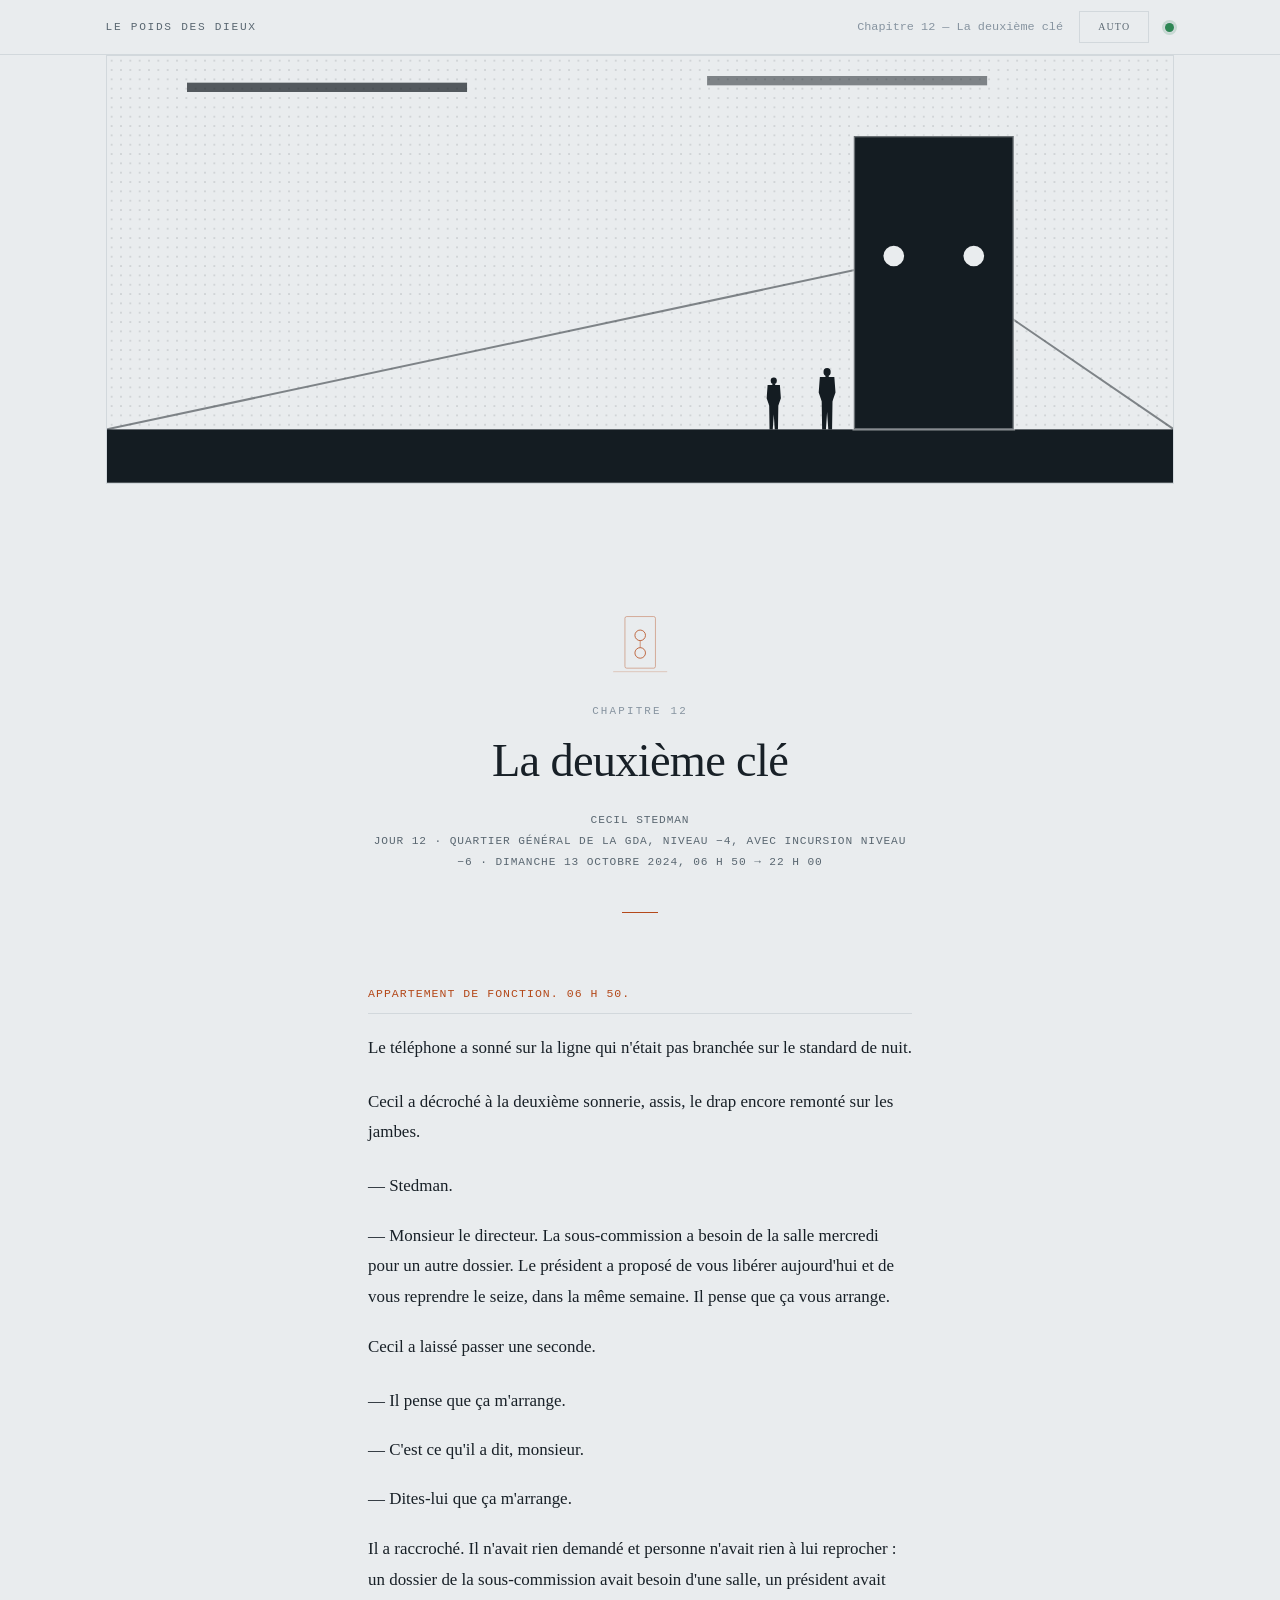
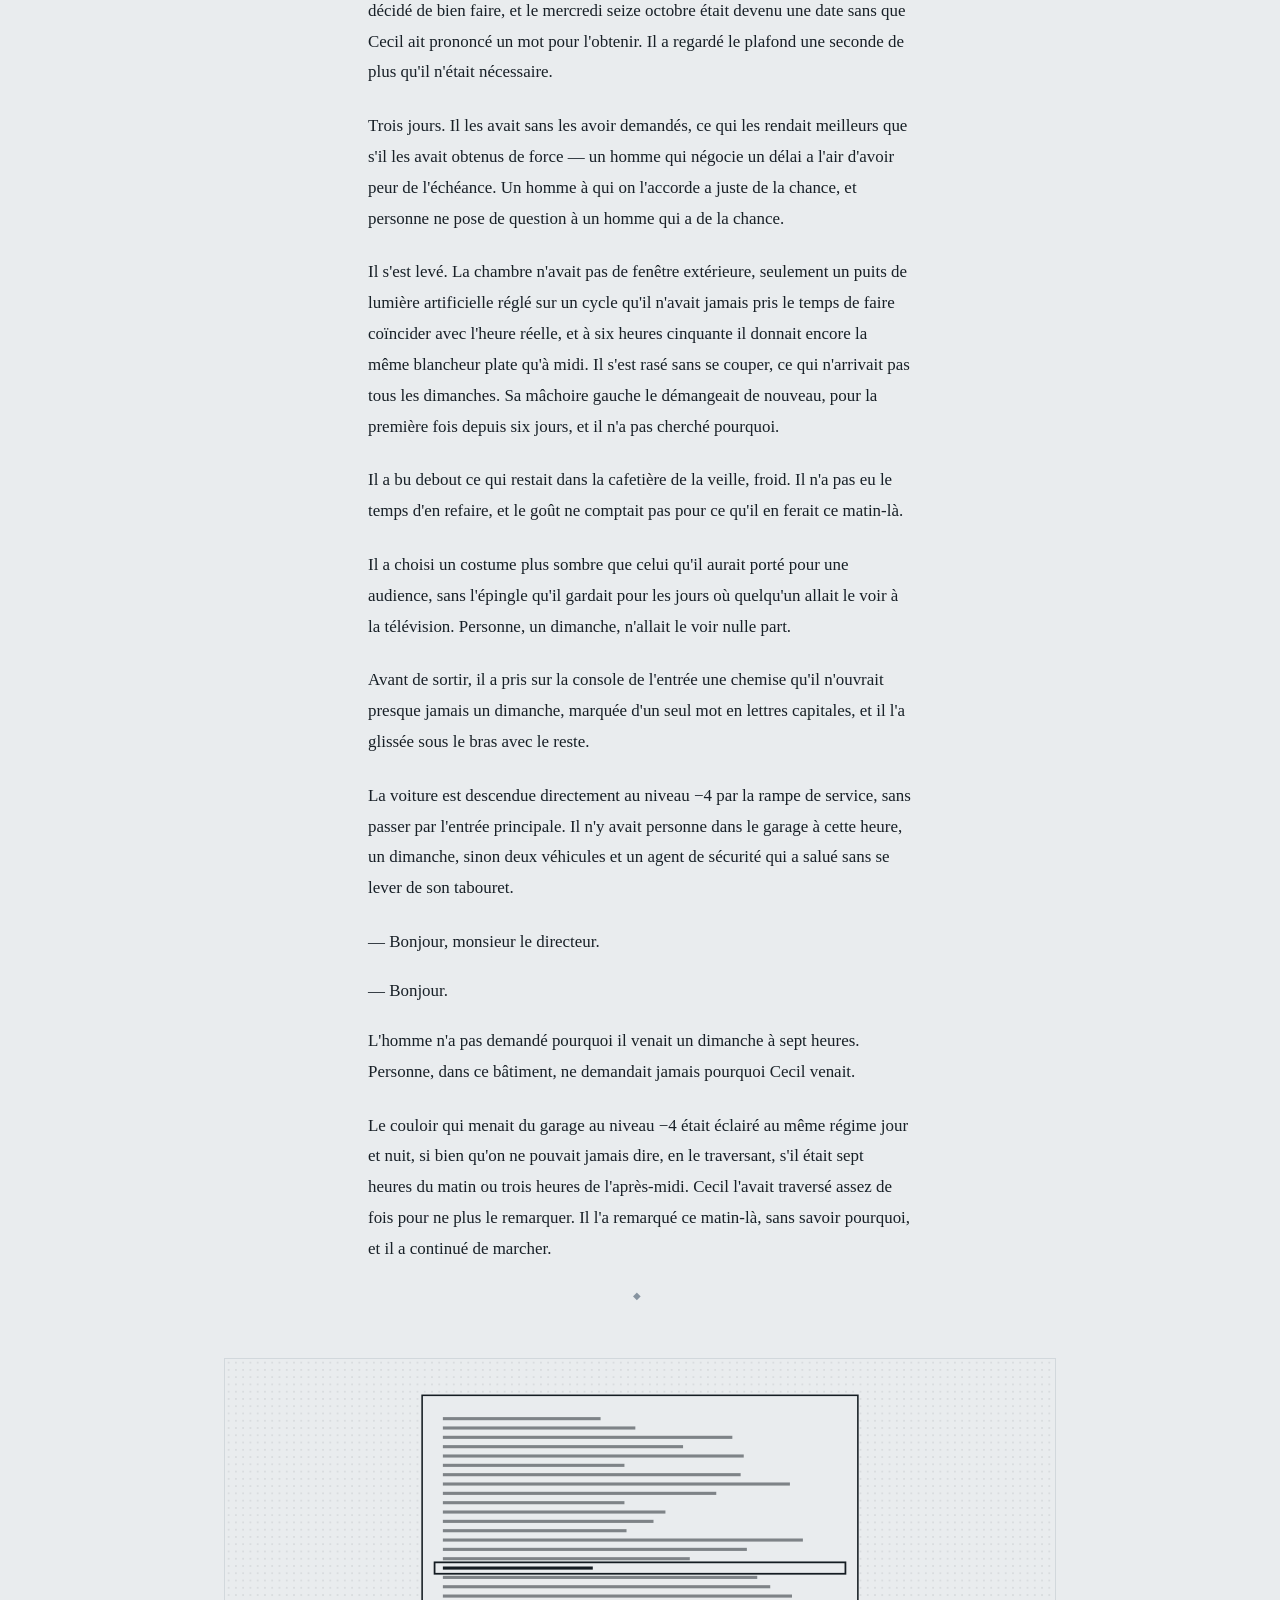
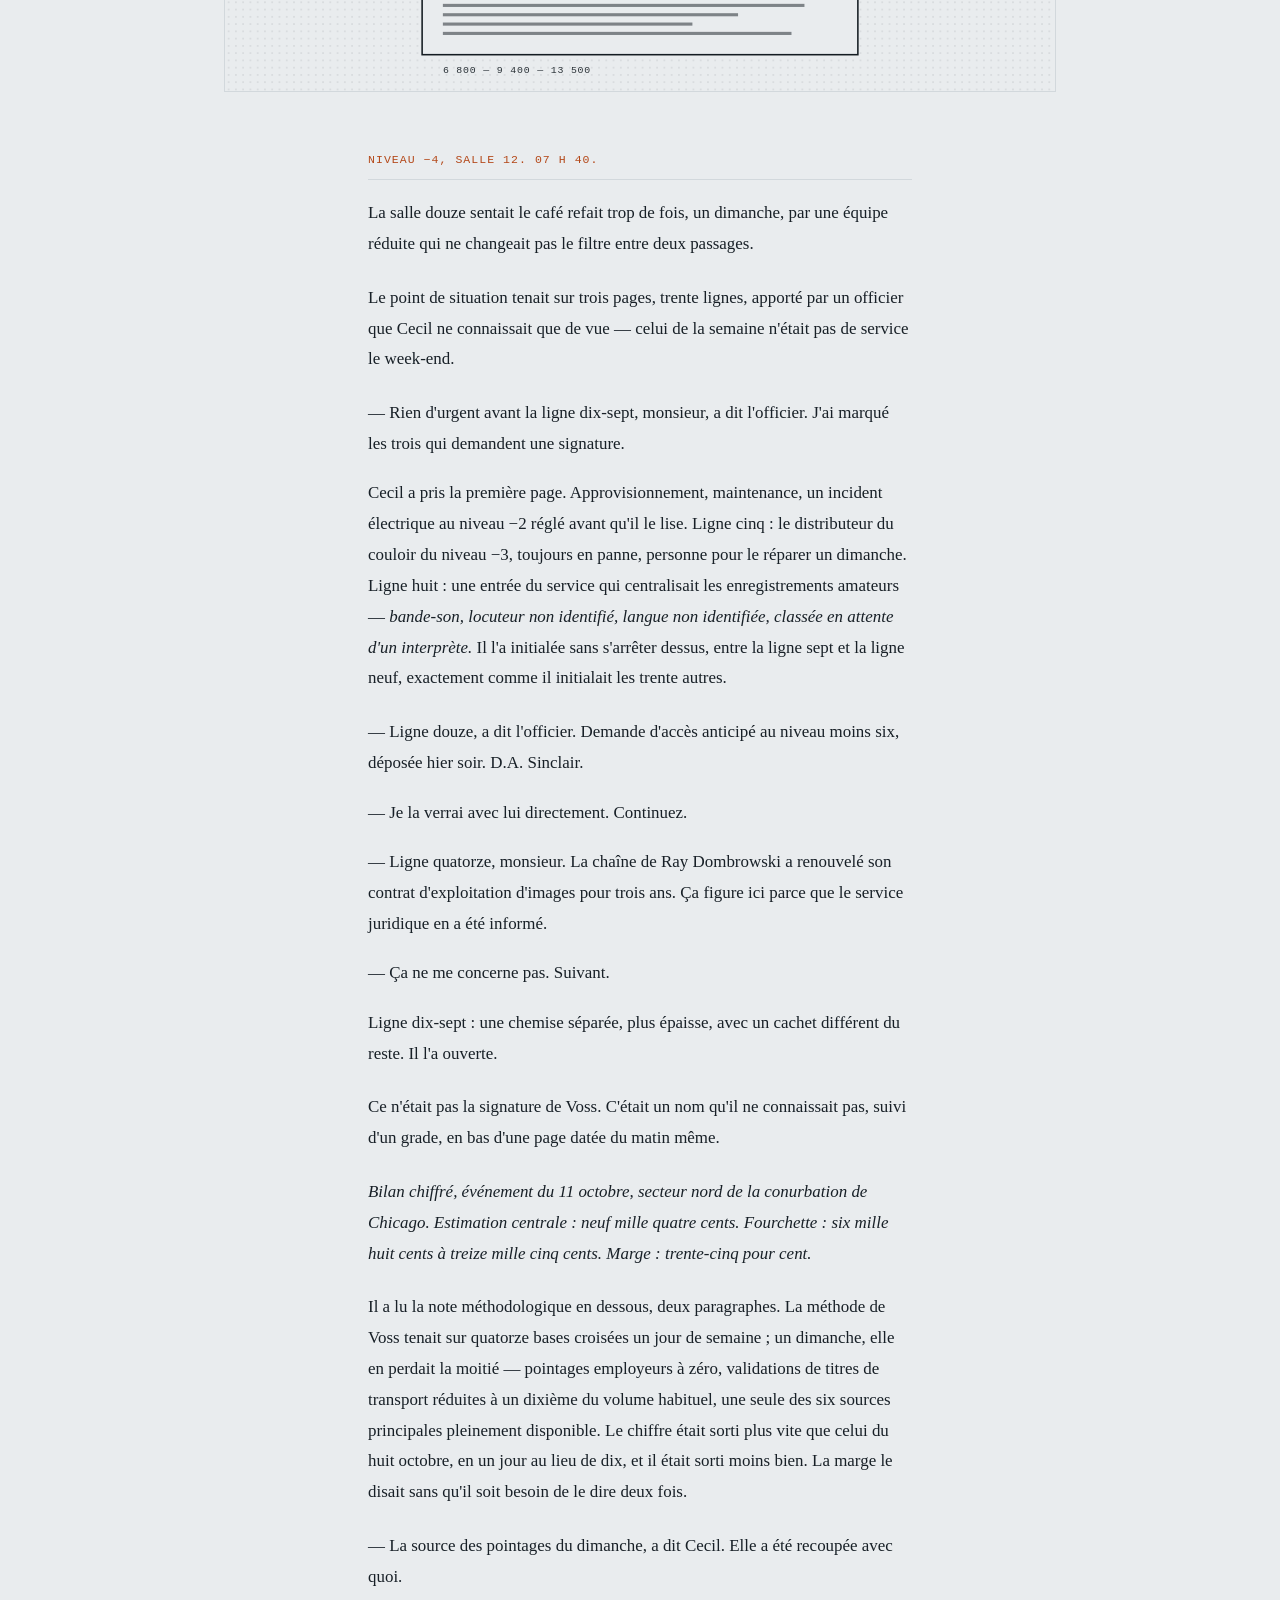
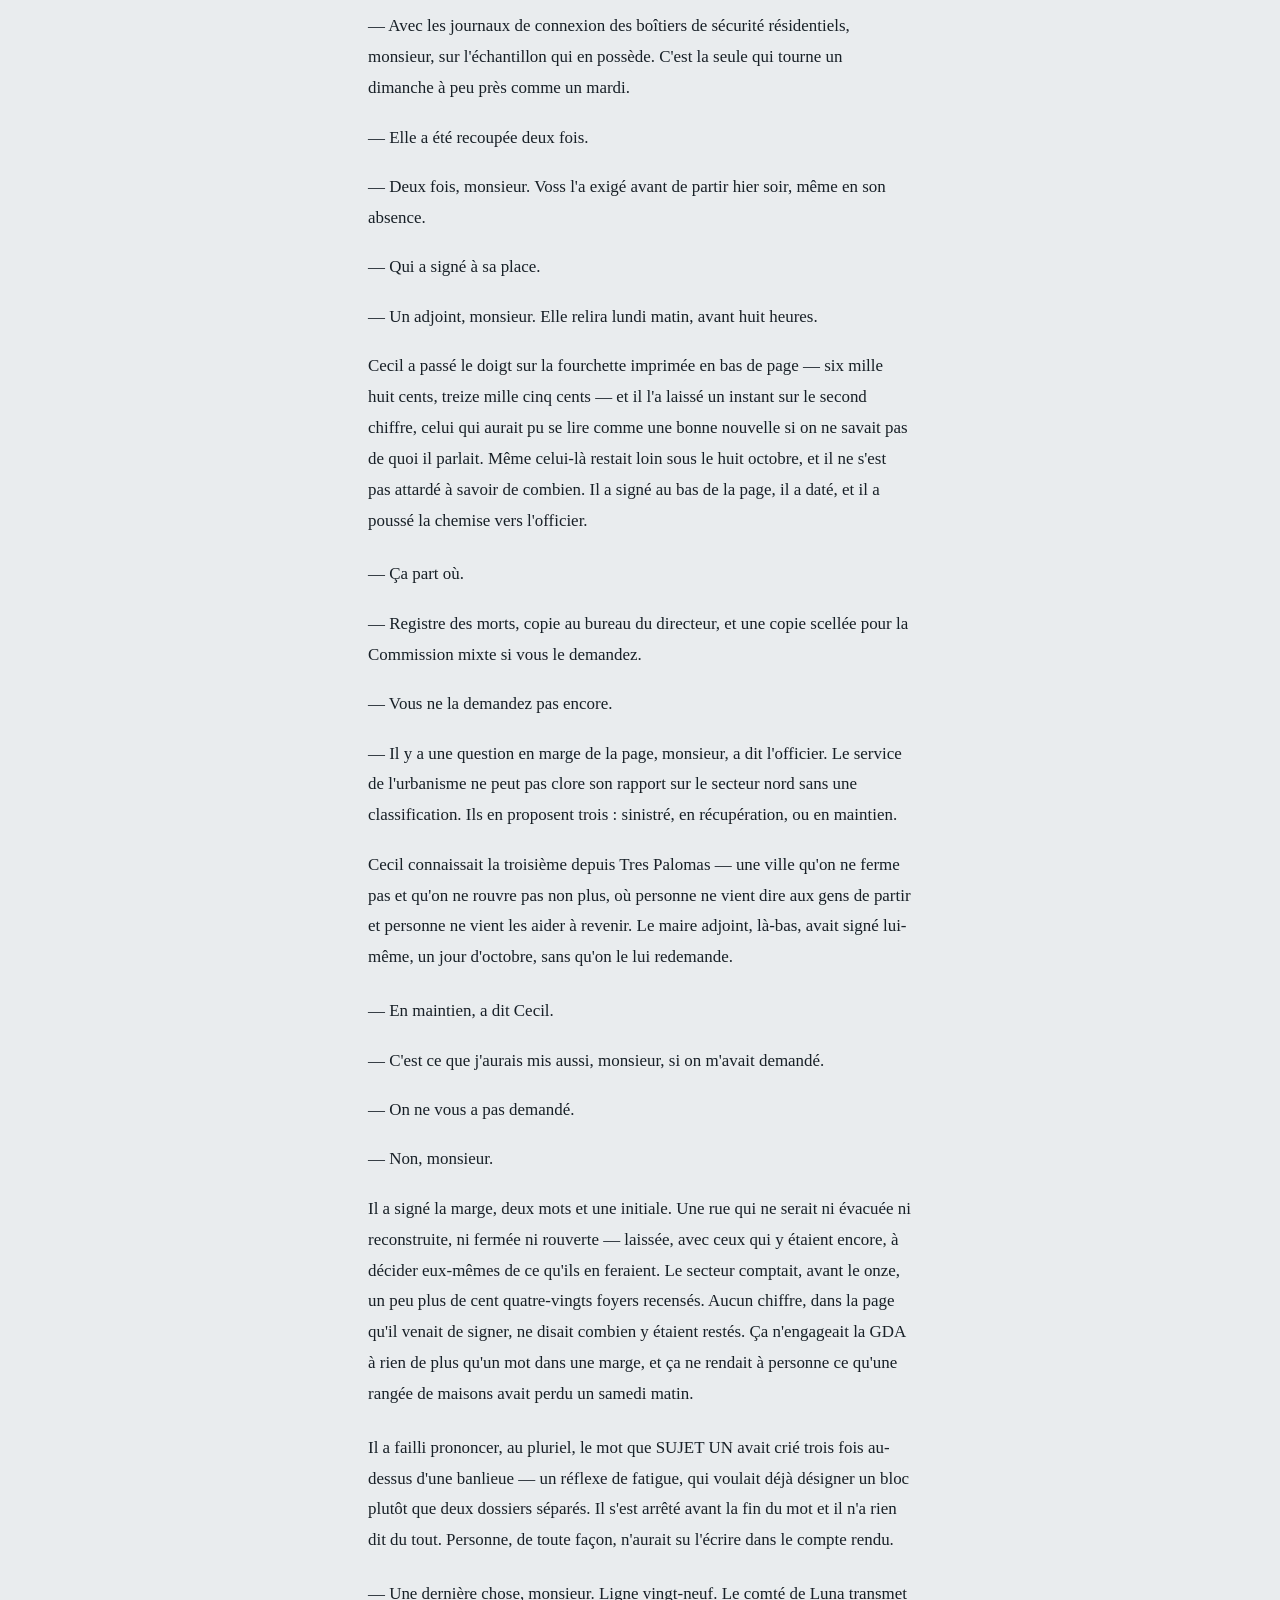
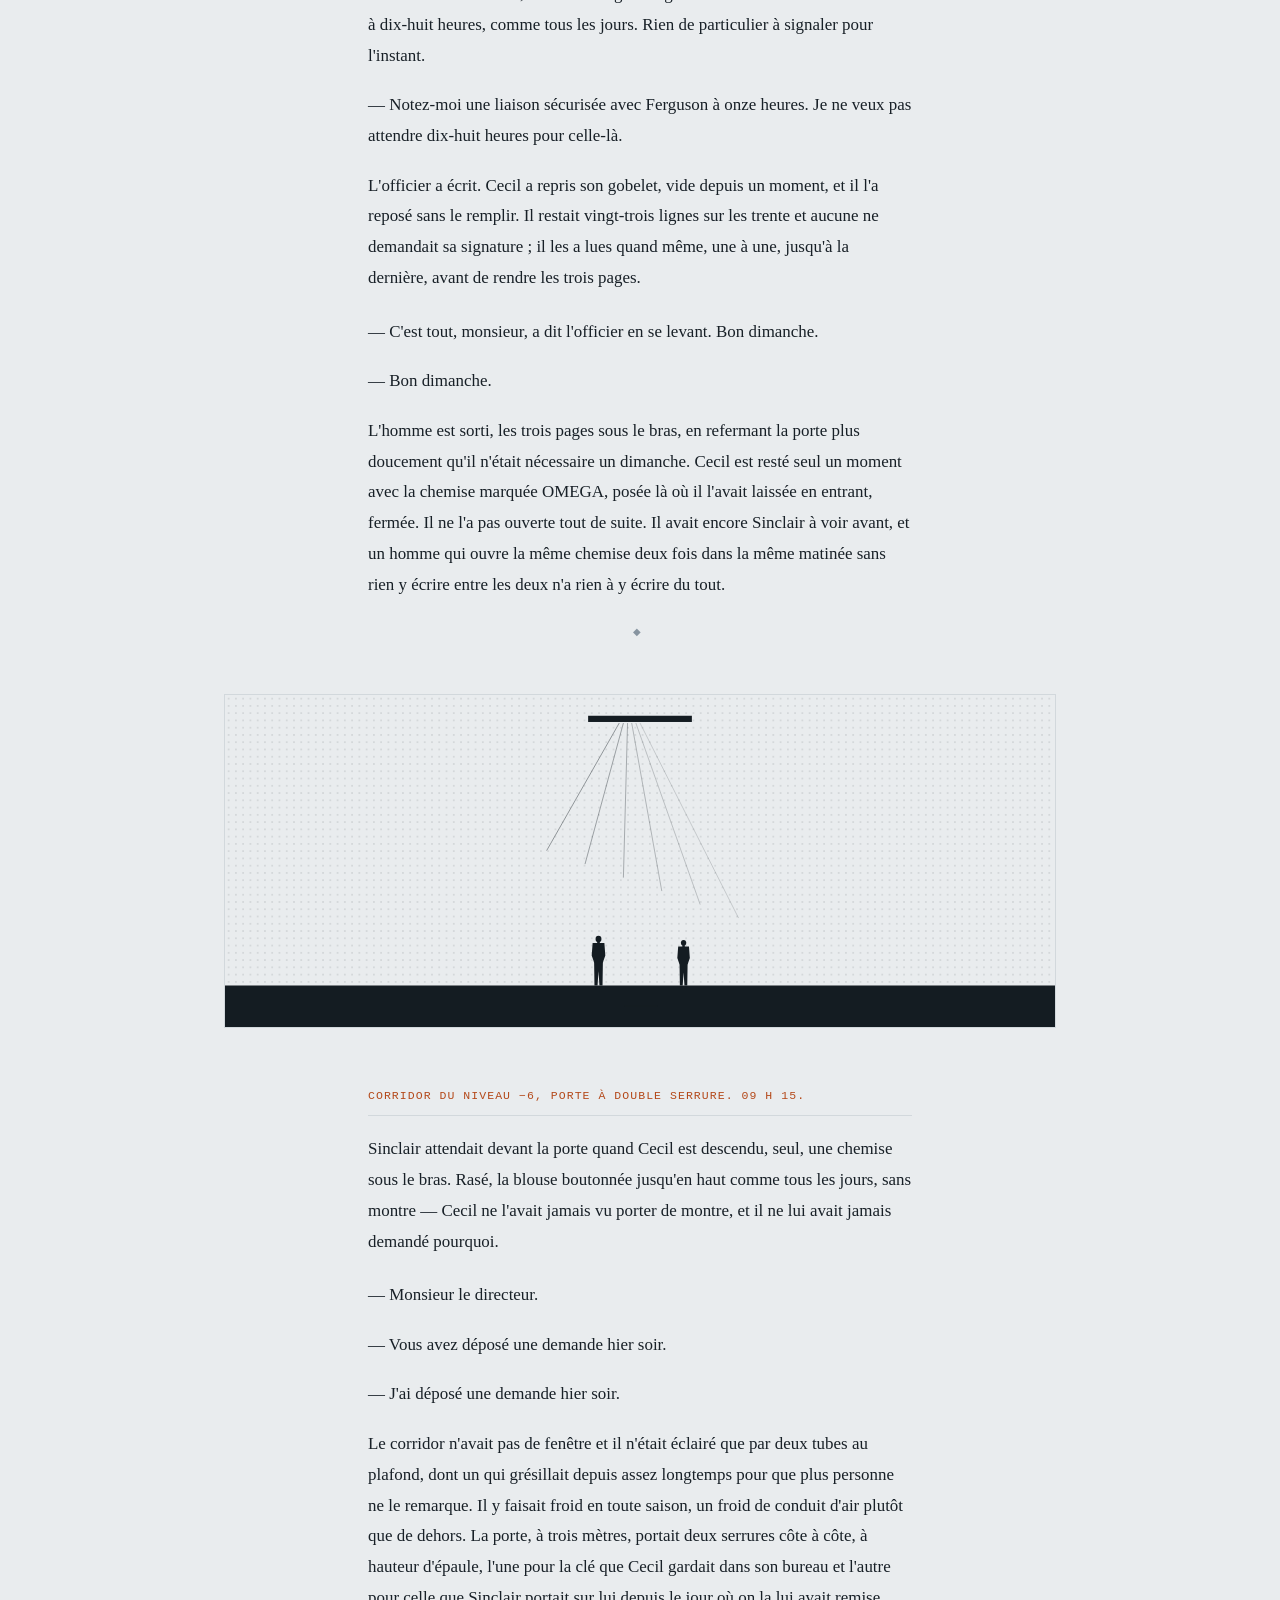
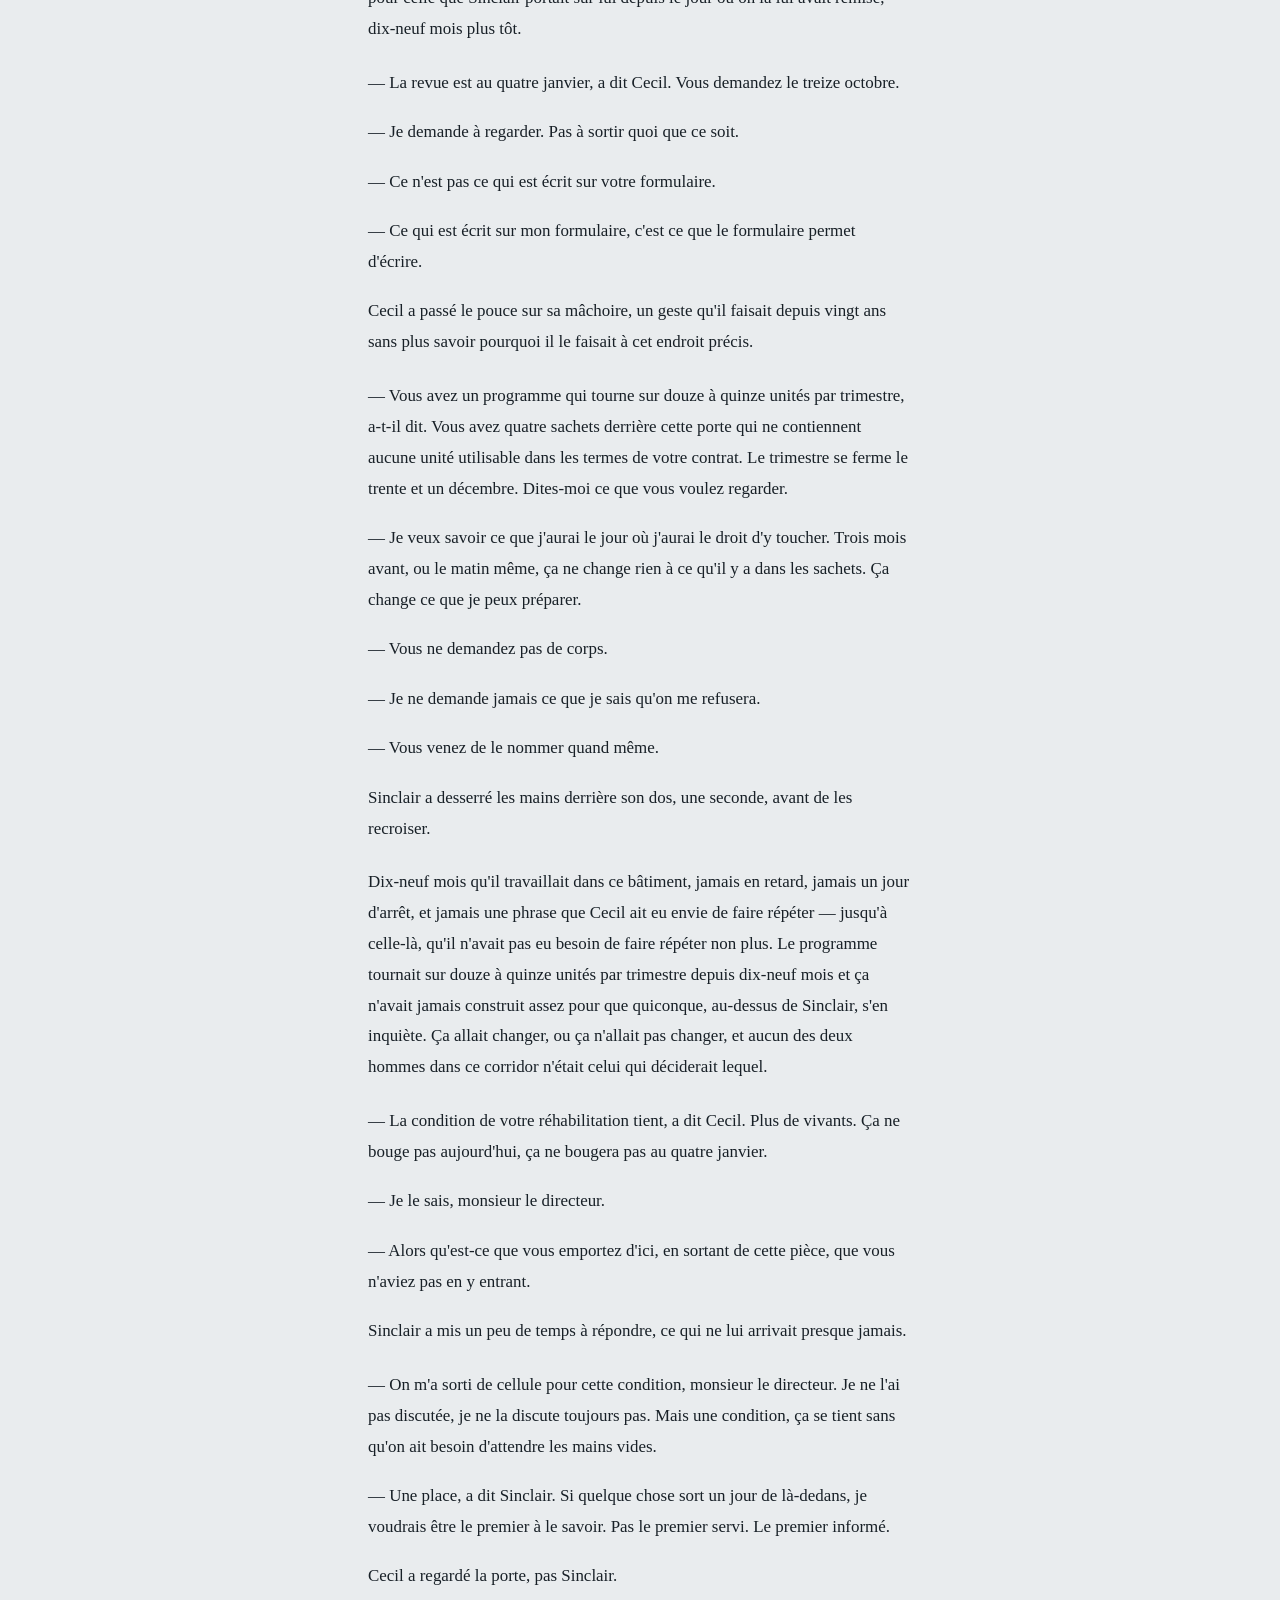
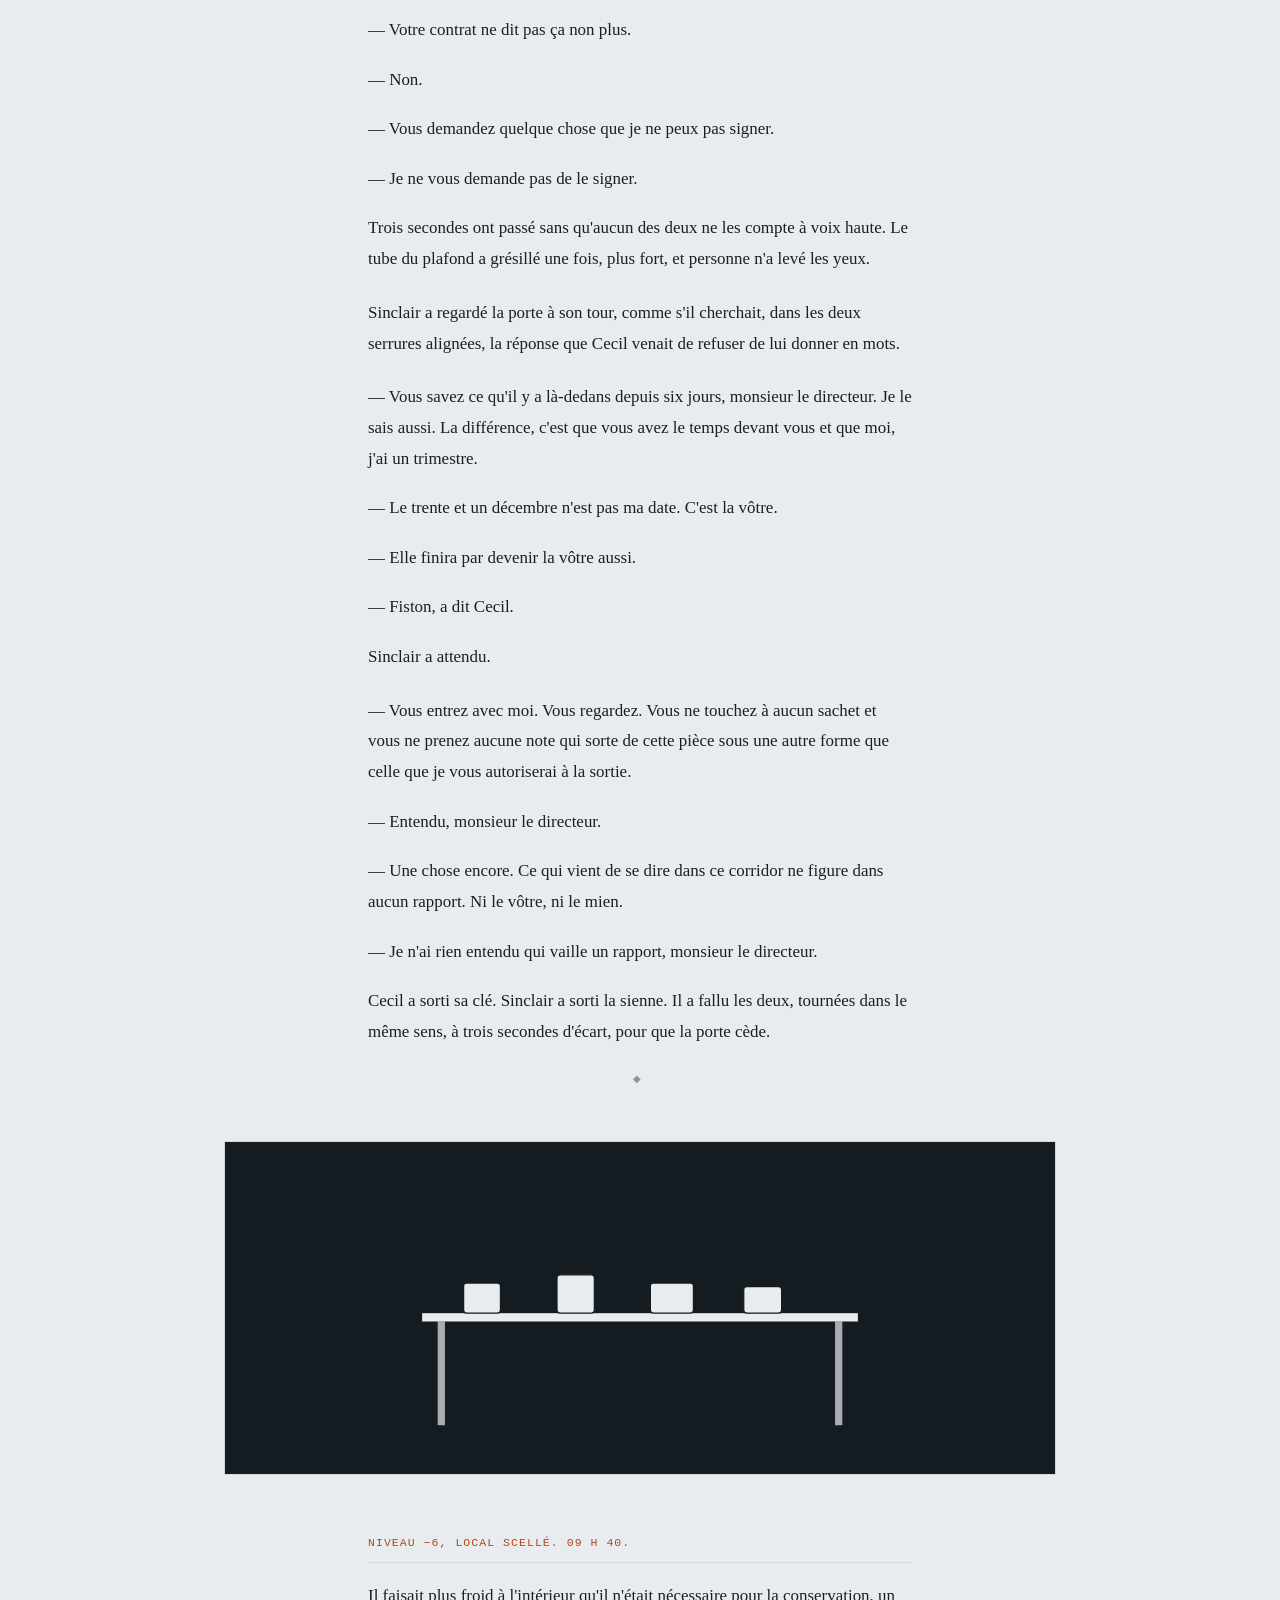
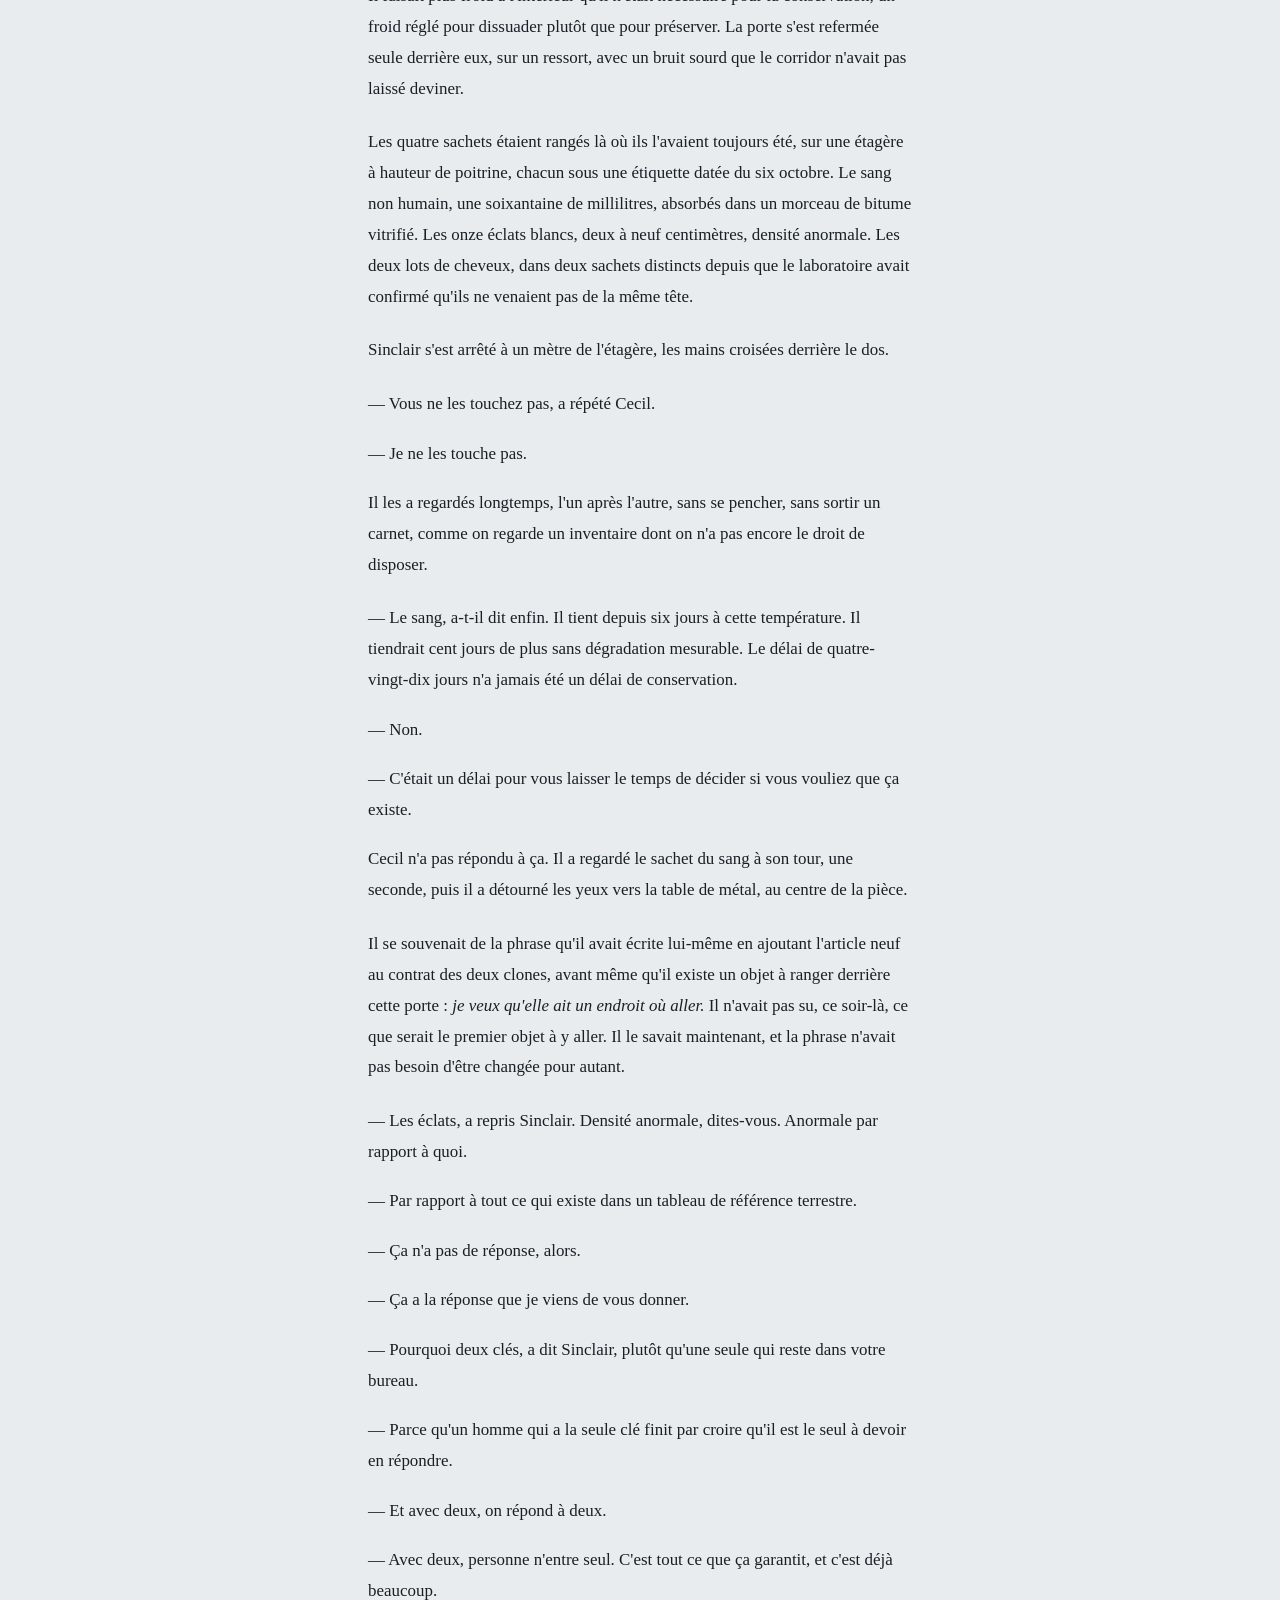
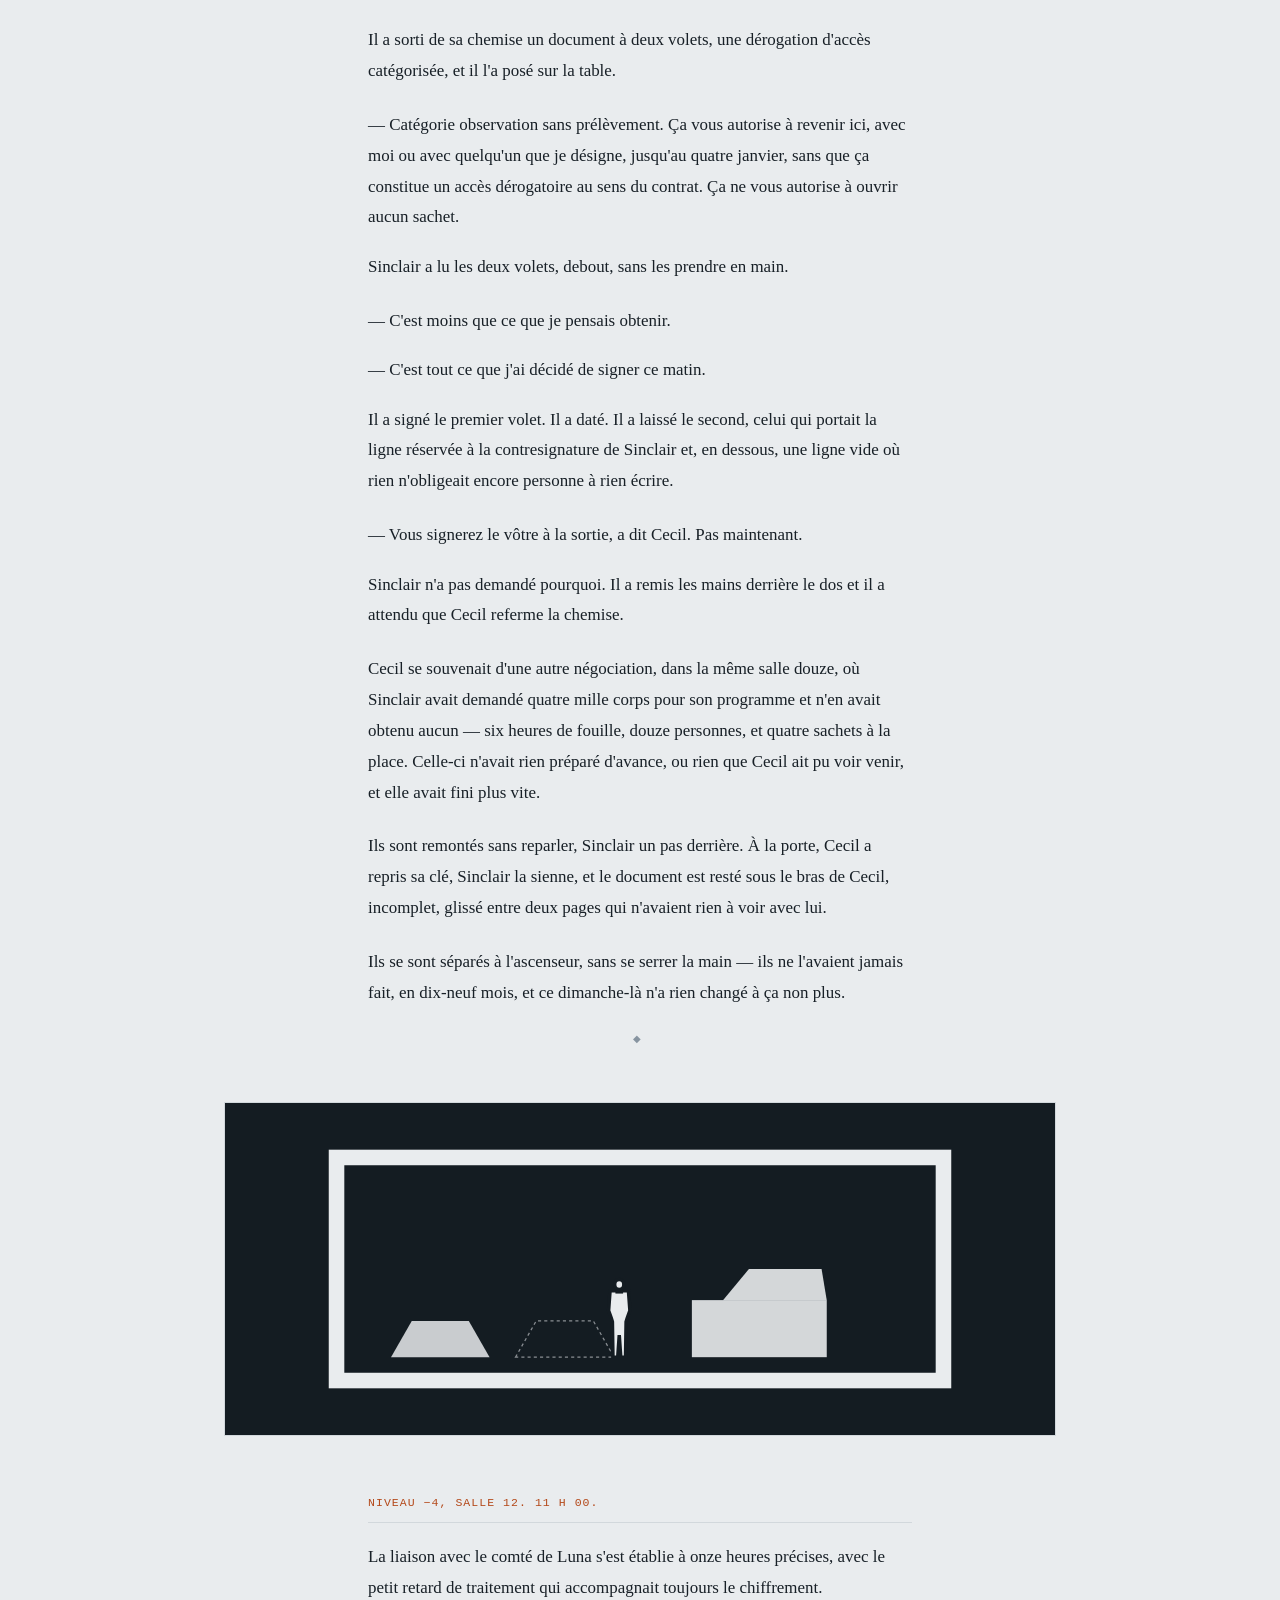
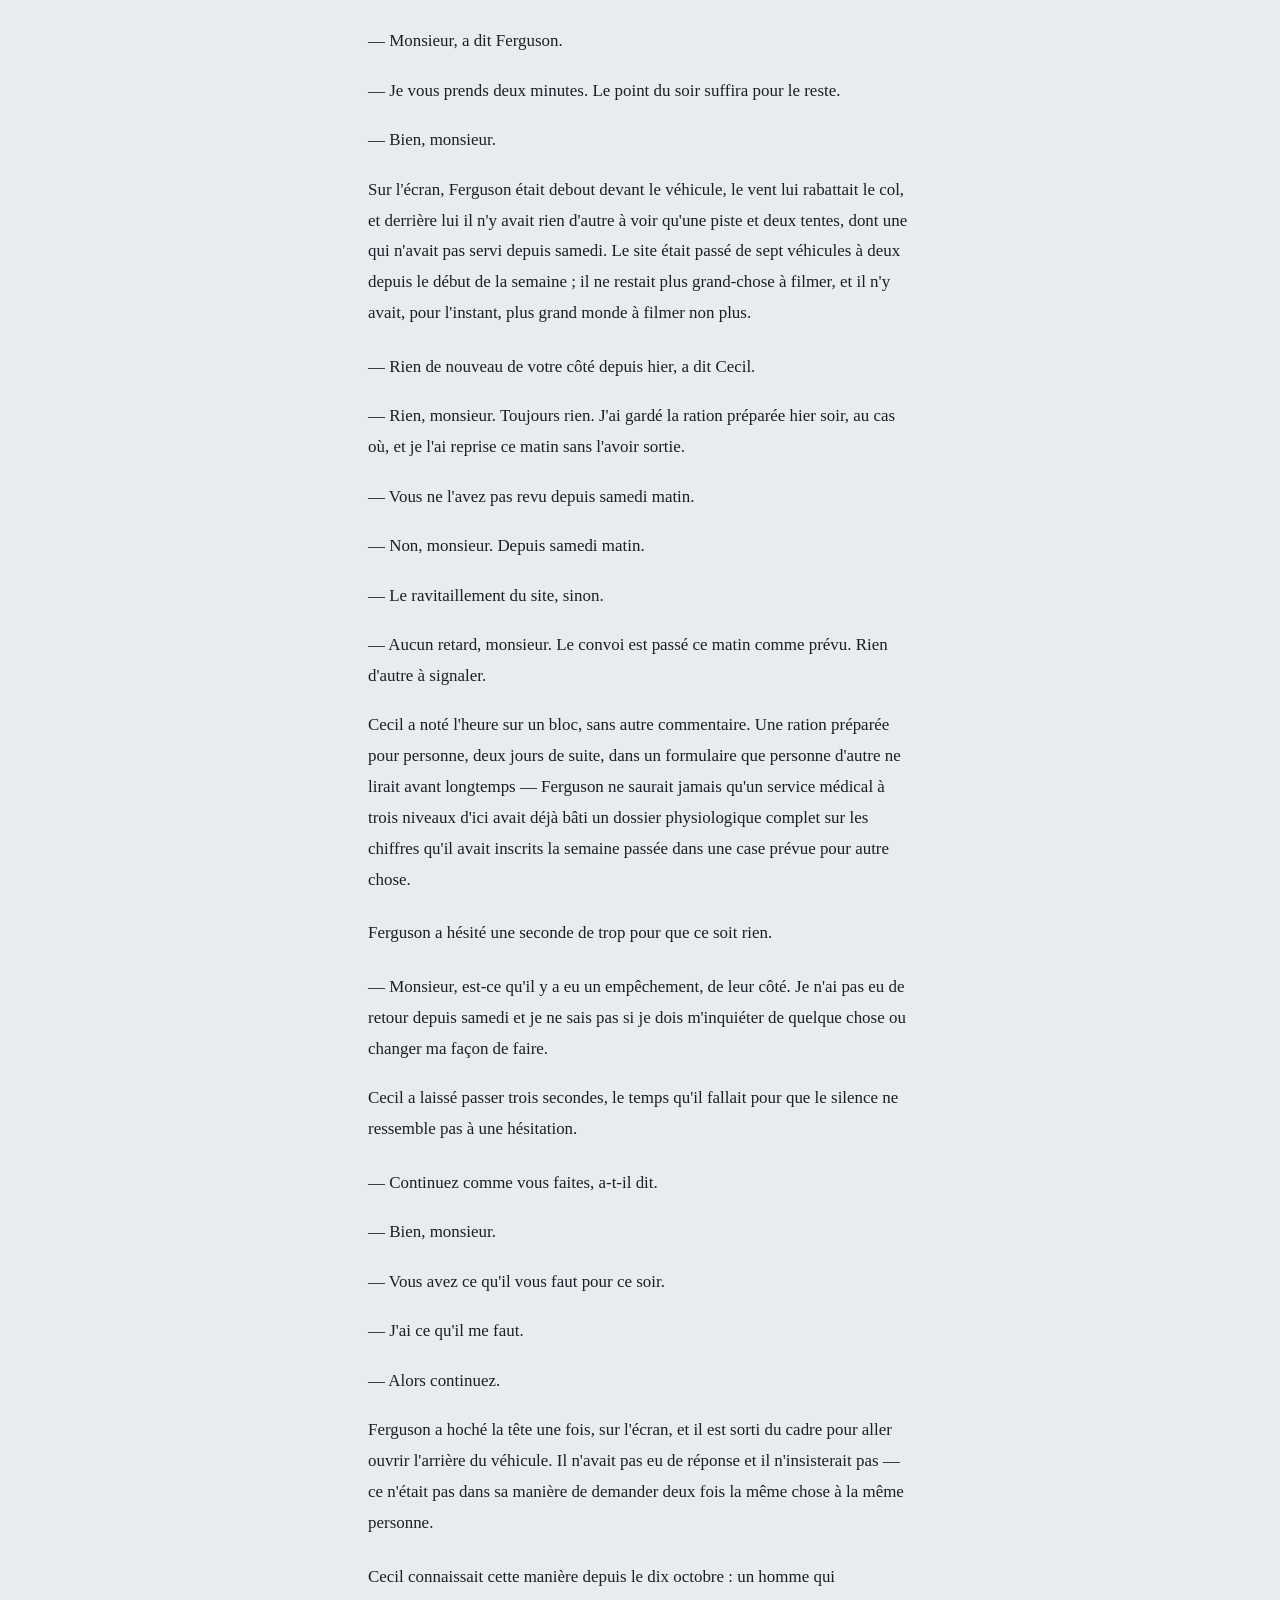
<file: docs/chapitres/12-la-deuxieme-cle.html>
<!doctype html>
<html lang="fr">
<head>
<meta charset="utf-8"/>
<meta name="viewport" content="width=device-width,initial-scale=1"/>
<title>Chapitre 12 — La deuxième clé | Le Poids des dieux</title>
<meta name="description" content="Le téléphone a sonné sur la ligne qui n&#x27;était pas branchée sur le standard de nuit."/>
<link rel="canonical" href="https://saniadamou14.github.io/Confrontation/chapitres/12-la-deuxieme-cle.html"/>
<link rel="icon" type="image/svg+xml" href="../assets/favicon.svg"/>
<meta property="og:type" content="article"/>
<meta property="og:site_name" content="Le Poids des dieux"/>
<meta property="og:locale" content="fr_FR"/>
<meta property="og:title" content="Chapitre 12 — La deuxième clé | Le Poids des dieux"/>
<meta property="og:description" content="Le téléphone a sonné sur la ligne qui n&#x27;était pas branchée sur le standard de nuit."/>
<meta property="og:url" content="https://saniadamou14.github.io/Confrontation/chapitres/12-la-deuxieme-cle.html"/>
<meta property="og:image" content="https://saniadamou14.github.io/Confrontation/assets/og.png"/>
<meta property="og:image:width" content="1200"/>
<meta property="og:image:height" content="630"/>
<meta name="twitter:card" content="summary_large_image"/>
<meta name="twitter:title" content="Chapitre 12 — La deuxième clé | Le Poids des dieux"/>
<meta name="twitter:description" content="Le téléphone a sonné sur la ligne qui n&#x27;était pas branchée sur le standard de nuit."/>
<meta name="twitter:image" content="https://saniadamou14.github.io/Confrontation/assets/og.png"/>
<meta name="theme-color" content="#0E1418" media="(prefers-color-scheme:dark)"/>
<meta name="theme-color" content="#E9ECEE" media="(prefers-color-scheme:light)"/>
<script>try{var t=localStorage.getItem('pdd:theme');
if(t&&t!=='auto')document.documentElement.setAttribute('data-theme',t);}catch(e){}</script>
<link rel="stylesheet" href="../css/style.css"/>
</head>
<body>
<a class="evite" href="#contenu">Aller au contenu</a>
<div class="barre"><div class="enveloppe barre-i">
<a class="marque mono" href="../index.html">Le Poids des dieux</a>
<span class="barre-titre mono">Chapitre 12 — La deuxième clé</span>
<button class="theme mono" id="theme" type="button"
  aria-label="Changer de thème">Auto</button>
<span class="lampe" title="State &amp; Madison — cycle de 64 secondes"></span>
</div><div class="jauge" id="jauge"></div></div>
<main id="contenu"><div class="enveloppe">
<article data-chapitre="12" data-url="chapitres/12-la-deuxieme-cle.html" data-titre="La deuxième clé">
<div class="planche planche-chap"><svg xmlns="http://www.w3.org/2000/svg" viewBox="0 0 1600 640" preserveAspectRatio="xMidYMid slice" role="img"><defs><pattern id="t1" width="14" height="14" patternUnits="userSpaceOnUse"><circle cx="7" cy="7" r="1.1" fill="var(--pl-ink)"/></pattern><pattern id="t2" width="10" height="10" patternUnits="userSpaceOnUse"><circle cx="5" cy="5" r="1.5" fill="var(--pl-ink)"/></pattern><pattern id="t3" width="7" height="7" patternUnits="userSpaceOnUse"><circle cx="3.5" cy="3.5" r="1.8" fill="var(--pl-ink)"/></pattern><pattern id="hach" width="9" height="9" patternUnits="userSpaceOnUse" patternTransform="rotate(35)"><line x1="0" y1="0" x2="0" y2="9" stroke="var(--pl-ink)" stroke-width="1.6"/></pattern><linearGradient id="fondu" x1="0" y1="0" x2="0" y2="1"><stop offset="0" stop-color="var(--pl-ink)" stop-opacity="0"/><stop offset="1" stop-color="var(--pl-ink)" stop-opacity="1"/></linearGradient></defs><rect width="100%" height="100%" fill="var(--pl-paper)"/><rect x="0" y="0" width="1600" height="640" fill="url(#t1)" opacity="0.28"/><rect x="0" y="560" width="1600" height="80" fill="var(--pl-ink)"/><path d="M0 560 L1220 300 M1600 560 L1220 300" stroke="var(--pl-ink)" stroke-width="3" opacity=".5" fill="none"/><rect x="120" y="40" width="420" height="14" fill="var(--pl-ink)" opacity=".7"/><rect x="900" y="30" width="420" height="14" fill="var(--pl-ink)" opacity=".5"/><rect x="1120" y="120" width="240" height="440" fill="var(--pl-ink)"/><rect x="1120" y="120" width="240" height="440" fill="none" stroke="var(--pl-paper)" stroke-width="4" opacity=".4"/><circle cx="1180" cy="300" r="17" fill="var(--pl-paper)"/><circle cx="1180" cy="300" r="17" fill="none" stroke="var(--pl-ink)" stroke-width="3"/><circle cx="1300" cy="300" r="17" fill="var(--pl-paper)"/><circle cx="1300" cy="300" r="17" fill="none" stroke="var(--pl-ink)" stroke-width="3"/><g fill="var(--pl-ink)"><path d="M1069.14 481.34 L1067.41 504.8 L1070.66 514 L1071.9 518.14 L1072.55 560 L1078.22 560 L1080 533.78 L1081.78 560 L1087.45 560 L1088.1 518.14 L1089.34 514 L1092.59 504.8 L1090.86 481.34 Z"/><rect x="1077.53" y="478.58" width="4.94592" height="4.14"/><ellipse cx="1080" cy="473.98" rx="5.41696" ry="5.888"/></g><g fill="var(--pl-ink)"><path d="M990.796 493.31 L989.323 513.2 L992.085 521 L993.136 524.51 L993.685 560 L998.49 560 L1000 537.77 L1001.51 560 L1006.31 560 L1006.86 524.51 L1007.92 521 L1010.68 513.2 L1009.2 493.31 Z"/><rect x="997.903" y="490.97" width="4.19328" height="3.51"/><ellipse cx="1000" cy="487.07" rx="4.59264" ry="4.992"/></g></svg></div>
<div class="colonne">
<header class="chap-tete">
<div class="embleme"><svg viewBox="0 0 120 120" fill="none" stroke="currentColor" stroke-width="1.5" aria-hidden="true">
<rect x="34" y="18" width="52" height="88" rx="3" opacity=".5"/>
<circle cx="60" cy="50" r="9"/><circle cx="60" cy="80" r="9"/>
<line x1="60" y1="59" x2="60" y2="71" opacity=".7"/>
<line x1="14" y1="112" x2="106" y2="112" opacity=".3"/></svg></div>
<p class="num mono">Chapitre 12</p>
<h1>La deuxième clé</h1>
<p class="sit mono">Cecil Stedman<br/>Jour 12 · Quartier général de la GDA, niveau −4, avec incursion niveau −6 · dimanche 13 octobre 2024, 06 h 50 → 22 h 00</p>
<div class="filet"></div>
</header>
<div class="prose"><p class="situation">Appartement de fonction. 06 h 50.</p>
<p>Le téléphone a sonné sur la ligne qui n'était pas branchée sur le standard de nuit.</p>
<p>Cecil a décroché à la deuxième sonnerie, assis, le drap encore remonté sur les jambes.</p>
<p class="replique">— Stedman.</p>
<p class="replique">— Monsieur le directeur. La sous-commission a besoin de la salle mercredi pour un autre dossier. Le président a proposé de vous libérer aujourd'hui et de vous reprendre le seize, dans la même semaine. Il pense que ça vous arrange.</p>
<p>Cecil a laissé passer une seconde.</p>
<p class="replique">— Il pense que ça m'arrange.</p>
<p class="replique">— C'est ce qu'il a dit, monsieur.</p>
<p class="replique">— Dites-lui que ça m'arrange.</p>
<p>Il a raccroché. Il n'avait rien demandé et personne n'avait rien à lui reprocher : un dossier de la sous-commission avait besoin d'une salle, un président avait décidé de bien faire, et le mercredi seize octobre était devenu une date sans que Cecil ait prononcé un mot pour l'obtenir. Il a regardé le plafond une seconde de plus qu'il n'était nécessaire.</p>
<p>Trois jours. Il les avait sans les avoir demandés, ce qui les rendait meilleurs que s'il les avait obtenus de force — un homme qui négocie un délai a l'air d'avoir peur de l'échéance. Un homme à qui on l'accorde a juste de la chance, et personne ne pose de question à un homme qui a de la chance.</p>
<p>Il s'est levé. La chambre n'avait pas de fenêtre extérieure, seulement un puits de lumière artificielle réglé sur un cycle qu'il n'avait jamais pris le temps de faire coïncider avec l'heure réelle, et à six heures cinquante il donnait encore la même blancheur plate qu'à midi. Il s'est rasé sans se couper, ce qui n'arrivait pas tous les dimanches. Sa mâchoire gauche le démangeait de nouveau, pour la première fois depuis six jours, et il n'a pas cherché pourquoi.</p>
<p>Il a bu debout ce qui restait dans la cafetière de la veille, froid. Il n'a pas eu le temps d'en refaire, et le goût ne comptait pas pour ce qu'il en ferait ce matin-là.</p>
<p>Il a choisi un costume plus sombre que celui qu'il aurait porté pour une audience, sans l'épingle qu'il gardait pour les jours où quelqu'un allait le voir à la télévision. Personne, un dimanche, n'allait le voir nulle part.</p>
<p>Avant de sortir, il a pris sur la console de l'entrée une chemise qu'il n'ouvrait presque jamais un dimanche, marquée d'un seul mot en lettres capitales, et il l'a glissée sous le bras avec le reste.</p>
<p>La voiture est descendue directement au niveau −4 par la rampe de service, sans passer par l'entrée principale. Il n'y avait personne dans le garage à cette heure, un dimanche, sinon deux véhicules et un agent de sécurité qui a salué sans se lever de son tabouret.</p>
<p class="replique">— Bonjour, monsieur le directeur.</p>
<p class="replique">— Bonjour.</p>
<p>L'homme n'a pas demandé pourquoi il venait un dimanche à sept heures. Personne, dans ce bâtiment, ne demandait jamais pourquoi Cecil venait.</p>
<p>Le couloir qui menait du garage au niveau −4 était éclairé au même régime jour et nuit, si bien qu'on ne pouvait jamais dire, en le traversant, s'il était sept heures du matin ou trois heures de l'après-midi. Cecil l'avait traversé assez de fois pour ne plus le remarquer. Il l'a remarqué ce matin-là, sans savoir pourquoi, et il a continué de marcher.</p>
<div class="rupture" aria-hidden="true">◆</div>
<div class="planche planche-interieure"><svg xmlns="http://www.w3.org/2000/svg" viewBox="0 0 1600 640" preserveAspectRatio="xMidYMid slice" role="img"><defs><pattern id="t1" width="14" height="14" patternUnits="userSpaceOnUse"><circle cx="7" cy="7" r="1.1" fill="var(--pl-ink)"/></pattern><pattern id="t2" width="10" height="10" patternUnits="userSpaceOnUse"><circle cx="5" cy="5" r="1.5" fill="var(--pl-ink)"/></pattern><pattern id="t3" width="7" height="7" patternUnits="userSpaceOnUse"><circle cx="3.5" cy="3.5" r="1.8" fill="var(--pl-ink)"/></pattern><pattern id="hach" width="9" height="9" patternUnits="userSpaceOnUse" patternTransform="rotate(35)"><line x1="0" y1="0" x2="0" y2="9" stroke="var(--pl-ink)" stroke-width="1.6"/></pattern><linearGradient id="fondu" x1="0" y1="0" x2="0" y2="1"><stop offset="0" stop-color="var(--pl-ink)" stop-opacity="0"/><stop offset="1" stop-color="var(--pl-ink)" stop-opacity="1"/></linearGradient></defs><rect width="100%" height="100%" fill="var(--pl-paper)"/><rect x="0" y="0" width="1600" height="640" fill="url(#t1)" opacity="0.22"/><rect x="380" y="70" width="840" height="500" fill="var(--pl-paper)"/><rect x="380" y="70" width="840" height="500" fill="none" stroke="var(--pl-ink)" stroke-width="3"/><rect x="420" y="112" width="304" height="6" fill="var(--pl-ink)" opacity="0.5"/><rect x="420" y="130" width="371" height="6" fill="var(--pl-ink)" opacity="0.5"/><rect x="420" y="148" width="558" height="6" fill="var(--pl-ink)" opacity="0.5"/><rect x="420" y="166" width="463" height="6" fill="var(--pl-ink)" opacity="0.5"/><rect x="420" y="184" width="580" height="6" fill="var(--pl-ink)" opacity="0.5"/><rect x="420" y="202" width="350" height="6" fill="var(--pl-ink)" opacity="0.5"/><rect x="420" y="220" width="574" height="6" fill="var(--pl-ink)" opacity="0.5"/><rect x="420" y="238" width="669" height="6" fill="var(--pl-ink)" opacity="0.5"/><rect x="420" y="256" width="527" height="6" fill="var(--pl-ink)" opacity="0.5"/><rect x="420" y="274" width="350" height="6" fill="var(--pl-ink)" opacity="0.5"/><rect x="420" y="292" width="429" height="6" fill="var(--pl-ink)" opacity="0.5"/><rect x="420" y="310" width="406" height="6" fill="var(--pl-ink)" opacity="0.5"/><rect x="420" y="328" width="354" height="6" fill="var(--pl-ink)" opacity="0.5"/><rect x="420" y="346" width="694" height="6" fill="var(--pl-ink)" opacity="0.5"/><rect x="420" y="364" width="586" height="6" fill="var(--pl-ink)" opacity="0.5"/><rect x="420" y="382" width="476" height="6" fill="var(--pl-ink)" opacity="0.5"/><rect x="420" y="400" width="289" height="6" fill="var(--pl-ink)" opacity="1"/><rect x="420" y="418" width="606" height="6" fill="var(--pl-ink)" opacity="0.5"/><rect x="420" y="436" width="631" height="6" fill="var(--pl-ink)" opacity="0.5"/><rect x="420" y="454" width="673" height="6" fill="var(--pl-ink)" opacity="0.5"/><rect x="420" y="472" width="697" height="6" fill="var(--pl-ink)" opacity="0.5"/><rect x="420" y="490" width="569" height="6" fill="var(--pl-ink)" opacity="0.5"/><rect x="420" y="508" width="481" height="6" fill="var(--pl-ink)" opacity="0.5"/><rect x="420" y="526" width="672" height="6" fill="var(--pl-ink)" opacity="0.5"/><rect x="404" y="392" width="792" height="22" fill="none" stroke="var(--pl-ink)" stroke-width="3.4"/><text x="420" y="606" text-anchor="start" fill="var(--pl-ink)" font-family="ui-monospace,Consolas,monospace" font-size="19" letter-spacing="1.6" opacity=".9">6 800 — 9 400 — 13 500</text></svg></div>
<p class="situation">Niveau −4, salle 12. 07 h 40.</p>
<p>La salle douze sentait le café refait trop de fois, un dimanche, par une équipe réduite qui ne changeait pas le filtre entre deux passages.</p>
<p>Le point de situation tenait sur trois pages, trente lignes, apporté par un officier que Cecil ne connaissait que de vue — celui de la semaine n'était pas de service le week-end.</p>
<p class="replique">— Rien d'urgent avant la ligne dix-sept, monsieur, a dit l'officier. J'ai marqué les trois qui demandent une signature.</p>
<p>Cecil a pris la première page. Approvisionnement, maintenance, un incident électrique au niveau −2 réglé avant qu'il le lise. Ligne cinq : le distributeur du couloir du niveau −3, toujours en panne, personne pour le réparer un dimanche. Ligne huit : une entrée du service qui centralisait les enregistrements amateurs — <em>bande-son, locuteur non identifié, langue non identifiée, classée en attente d'un interprète.</em> Il l'a initialée sans s'arrêter dessus, entre la ligne sept et la ligne neuf, exactement comme il initialait les trente autres.</p>
<p class="replique">— Ligne douze, a dit l'officier. Demande d'accès anticipé au niveau moins six, déposée hier soir. D.A. Sinclair.</p>
<p class="replique">— Je la verrai avec lui directement. Continuez.</p>
<p class="replique">— Ligne quatorze, monsieur. La chaîne de Ray Dombrowski a renouvelé son contrat d'exploitation d'images pour trois ans. Ça figure ici parce que le service juridique en a été informé.</p>
<p class="replique">— Ça ne me concerne pas. Suivant.</p>
<p>Ligne dix-sept : une chemise séparée, plus épaisse, avec un cachet différent du reste. Il l'a ouverte.</p>
<p>Ce n'était pas la signature de Voss. C'était un nom qu'il ne connaissait pas, suivi d'un grade, en bas d'une page datée du matin même.</p>
<p><em>Bilan chiffré, événement du 11 octobre, secteur nord de la conurbation de Chicago. Estimation centrale : neuf mille quatre cents. Fourchette : six mille huit cents à treize mille cinq cents. Marge : trente-cinq pour cent.</em></p>
<p>Il a lu la note méthodologique en dessous, deux paragraphes. La méthode de Voss tenait sur quatorze bases croisées un jour de semaine ; un dimanche, elle en perdait la moitié — pointages employeurs à zéro, validations de titres de transport réduites à un dixième du volume habituel, une seule des six sources principales pleinement disponible. Le chiffre était sorti plus vite que celui du huit octobre, en un jour au lieu de dix, et il était sorti moins bien. La marge le disait sans qu'il soit besoin de le dire deux fois.</p>
<p class="replique">— La source des pointages du dimanche, a dit Cecil. Elle a été recoupée avec quoi.</p>
<p class="replique">— Avec les journaux de connexion des boîtiers de sécurité résidentiels, monsieur, sur l'échantillon qui en possède. C'est la seule qui tourne un dimanche à peu près comme un mardi.</p>
<p class="replique">— Elle a été recoupée deux fois.</p>
<p class="replique">— Deux fois, monsieur. Voss l'a exigé avant de partir hier soir, même en son absence.</p>
<p class="replique">— Qui a signé à sa place.</p>
<p class="replique">— Un adjoint, monsieur. Elle relira lundi matin, avant huit heures.</p>
<p>Cecil a passé le doigt sur la fourchette imprimée en bas de page — six mille huit cents, treize mille cinq cents — et il l'a laissé un instant sur le second chiffre, celui qui aurait pu se lire comme une bonne nouvelle si on ne savait pas de quoi il parlait. Même celui-là restait loin sous le huit octobre, et il ne s'est pas attardé à savoir de combien. Il a signé au bas de la page, il a daté, et il a poussé la chemise vers l'officier.</p>
<p class="replique">— Ça part où.</p>
<p class="replique">— Registre des morts, copie au bureau du directeur, et une copie scellée pour la Commission mixte si vous le demandez.</p>
<p class="replique">— Vous ne la demandez pas encore.</p>
<p class="replique">— Il y a une question en marge de la page, monsieur, a dit l'officier. Le service de l'urbanisme ne peut pas clore son rapport sur le secteur nord sans une classification. Ils en proposent trois : sinistré, en récupération, ou en maintien.</p>
<p>Cecil connaissait la troisième depuis Tres Palomas — une ville qu'on ne ferme pas et qu'on ne rouvre pas non plus, où personne ne vient dire aux gens de partir et personne ne vient les aider à revenir. Le maire adjoint, là-bas, avait signé lui-même, un jour d'octobre, sans qu'on le lui redemande.</p>
<p class="replique">— En maintien, a dit Cecil.</p>
<p class="replique">— C'est ce que j'aurais mis aussi, monsieur, si on m'avait demandé.</p>
<p class="replique">— On ne vous a pas demandé.</p>
<p class="replique">— Non, monsieur.</p>
<p>Il a signé la marge, deux mots et une initiale. Une rue qui ne serait ni évacuée ni reconstruite, ni fermée ni rouverte — laissée, avec ceux qui y étaient encore, à décider eux-mêmes de ce qu'ils en feraient. Le secteur comptait, avant le onze, un peu plus de cent quatre-vingts foyers recensés. Aucun chiffre, dans la page qu'il venait de signer, ne disait combien y étaient restés. Ça n'engageait la GDA à rien de plus qu'un mot dans une marge, et ça ne rendait à personne ce qu'une rangée de maisons avait perdu un samedi matin.</p>
<p>Il a failli prononcer, au pluriel, le mot que SUJET UN avait crié trois fois au-dessus d'une banlieue — un réflexe de fatigue, qui voulait déjà désigner un bloc plutôt que deux dossiers séparés. Il s'est arrêté avant la fin du mot et il n'a rien dit du tout. Personne, de toute façon, n'aurait su l'écrire dans le compte rendu.</p>
<p class="replique">— Une dernière chose, monsieur. Ligne vingt-neuf. Le comté de Luna transmet à dix-huit heures, comme tous les jours. Rien de particulier à signaler pour l'instant.</p>
<p class="replique">— Notez-moi une liaison sécurisée avec Ferguson à onze heures. Je ne veux pas attendre dix-huit heures pour celle-là.</p>
<p>L'officier a écrit. Cecil a repris son gobelet, vide depuis un moment, et il l'a reposé sans le remplir. Il restait vingt-trois lignes sur les trente et aucune ne demandait sa signature ; il les a lues quand même, une à une, jusqu'à la dernière, avant de rendre les trois pages.</p>
<p class="replique">— C'est tout, monsieur, a dit l'officier en se levant. Bon dimanche.</p>
<p class="replique">— Bon dimanche.</p>
<p>L'homme est sorti, les trois pages sous le bras, en refermant la porte plus doucement qu'il n'était nécessaire un dimanche. Cecil est resté seul un moment avec la chemise marquée OMEGA, posée là où il l'avait laissée en entrant, fermée. Il ne l'a pas ouverte tout de suite. Il avait encore Sinclair à voir avant, et un homme qui ouvre la même chemise deux fois dans la même matinée sans rien y écrire entre les deux n'a rien à y écrire du tout.</p>
<div class="rupture" aria-hidden="true">◆</div>
<div class="planche planche-interieure"><svg xmlns="http://www.w3.org/2000/svg" viewBox="0 0 1600 640" preserveAspectRatio="xMidYMid slice" role="img"><defs><pattern id="t1" width="14" height="14" patternUnits="userSpaceOnUse"><circle cx="7" cy="7" r="1.1" fill="var(--pl-ink)"/></pattern><pattern id="t2" width="10" height="10" patternUnits="userSpaceOnUse"><circle cx="5" cy="5" r="1.5" fill="var(--pl-ink)"/></pattern><pattern id="t3" width="7" height="7" patternUnits="userSpaceOnUse"><circle cx="3.5" cy="3.5" r="1.8" fill="var(--pl-ink)"/></pattern><pattern id="hach" width="9" height="9" patternUnits="userSpaceOnUse" patternTransform="rotate(35)"><line x1="0" y1="0" x2="0" y2="9" stroke="var(--pl-ink)" stroke-width="1.6"/></pattern><linearGradient id="fondu" x1="0" y1="0" x2="0" y2="1"><stop offset="0" stop-color="var(--pl-ink)" stop-opacity="0"/><stop offset="1" stop-color="var(--pl-ink)" stop-opacity="1"/></linearGradient></defs><rect width="100%" height="100%" fill="var(--pl-paper)"/><rect x="0" y="0" width="1600" height="640" fill="url(#t1)" opacity="0.28"/><rect x="0" y="560" width="1600" height="80" fill="var(--pl-ink)"/><rect x="700" y="40" width="200" height="12" fill="var(--pl-ink)"/><line x1="760" y1="54" x2="620" y2="300" stroke="var(--pl-ink)" stroke-width="1.6" opacity="0.5"/><line x1="768" y1="54" x2="694" y2="326" stroke="var(--pl-ink)" stroke-width="1.6" opacity="0.44"/><line x1="776" y1="54" x2="768" y2="352" stroke="var(--pl-ink)" stroke-width="1.6" opacity="0.38"/><line x1="784" y1="54" x2="842" y2="378" stroke="var(--pl-ink)" stroke-width="1.6" opacity="0.32"/><line x1="792" y1="54" x2="916" y2="404" stroke="var(--pl-ink)" stroke-width="1.6" opacity="0.26"/><line x1="800" y1="54" x2="990" y2="430" stroke="var(--pl-ink)" stroke-width="1.6" opacity="0.2"/><g fill="var(--pl-ink)"><path d="M708.672 477.92 L706.86 502.4 L710.258 512 L711.552 516.32 L712.228 560 L718.141 560 L720 532.64 L721.859 560 L727.772 560 L728.448 516.32 L729.742 512 L733.14 502.4 L731.328 477.92 Z"/><rect x="717.42" y="475.04" width="5.16096" height="4.32"/><ellipse cx="720" cy="470.24" rx="5.65248" ry="6.144"/></g><g fill="var(--pl-ink)"><path d="M873.616 484.76 L871.955 507.2 L875.07 516 L876.256 519.96 L876.876 560 L882.296 560 L884 534.92 L885.704 560 L891.124 560 L891.744 519.96 L892.93 516 L896.045 507.2 L894.384 484.76 Z"/><rect x="881.635" y="482.12" width="4.73088" height="3.96"/><ellipse cx="884" cy="477.72" rx="5.18144" ry="5.632"/></g><line x1="770" y1="600" x2="834" y2="600" stroke="var(--pl-ink)" stroke-width="2" opacity=".4"/></svg></div>
<p class="situation">Corridor du niveau −6, porte à double serrure. 09 h 15.</p>
<p>Sinclair attendait devant la porte quand Cecil est descendu, seul, une chemise sous le bras. Rasé, la blouse boutonnée jusqu'en haut comme tous les jours, sans montre — Cecil ne l'avait jamais vu porter de montre, et il ne lui avait jamais demandé pourquoi.</p>
<p class="replique">— Monsieur le directeur.</p>
<p class="replique">— Vous avez déposé une demande hier soir.</p>
<p class="replique">— J'ai déposé une demande hier soir.</p>
<p>Le corridor n'avait pas de fenêtre et il n'était éclairé que par deux tubes au plafond, dont un qui grésillait depuis assez longtemps pour que plus personne ne le remarque. Il y faisait froid en toute saison, un froid de conduit d'air plutôt que de dehors. La porte, à trois mètres, portait deux serrures côte à côte, à hauteur d'épaule, l'une pour la clé que Cecil gardait dans son bureau et l'autre pour celle que Sinclair portait sur lui depuis le jour où on la lui avait remise, dix-neuf mois plus tôt.</p>
<p class="replique">— La revue est au quatre janvier, a dit Cecil. Vous demandez le treize octobre.</p>
<p class="replique">— Je demande à regarder. Pas à sortir quoi que ce soit.</p>
<p class="replique">— Ce n'est pas ce qui est écrit sur votre formulaire.</p>
<p class="replique">— Ce qui est écrit sur mon formulaire, c'est ce que le formulaire permet d'écrire.</p>
<p>Cecil a passé le pouce sur sa mâchoire, un geste qu'il faisait depuis vingt ans sans plus savoir pourquoi il le faisait à cet endroit précis.</p>
<p class="replique">— Vous avez un programme qui tourne sur douze à quinze unités par trimestre, a-t-il dit. Vous avez quatre sachets derrière cette porte qui ne contiennent aucune unité utilisable dans les termes de votre contrat. Le trimestre se ferme le trente et un décembre. Dites-moi ce que vous voulez regarder.</p>
<p class="replique">— Je veux savoir ce que j'aurai le jour où j'aurai le droit d'y toucher. Trois mois avant, ou le matin même, ça ne change rien à ce qu'il y a dans les sachets. Ça change ce que je peux préparer.</p>
<p class="replique">— Vous ne demandez pas de corps.</p>
<p class="replique">— Je ne demande jamais ce que je sais qu'on me refusera.</p>
<p class="replique">— Vous venez de le nommer quand même.</p>
<p>Sinclair a desserré les mains derrière son dos, une seconde, avant de les recroiser.</p>
<p>Dix-neuf mois qu'il travaillait dans ce bâtiment, jamais en retard, jamais un jour d'arrêt, et jamais une phrase que Cecil ait eu envie de faire répéter — jusqu'à celle-là, qu'il n'avait pas eu besoin de faire répéter non plus. Le programme tournait sur douze à quinze unités par trimestre depuis dix-neuf mois et ça n'avait jamais construit assez pour que quiconque, au-dessus de Sinclair, s'en inquiète. Ça allait changer, ou ça n'allait pas changer, et aucun des deux hommes dans ce corridor n'était celui qui déciderait lequel.</p>
<p class="replique">— La condition de votre réhabilitation tient, a dit Cecil. Plus de vivants. Ça ne bouge pas aujourd'hui, ça ne bougera pas au quatre janvier.</p>
<p class="replique">— Je le sais, monsieur le directeur.</p>
<p class="replique">— Alors qu'est-ce que vous emportez d'ici, en sortant de cette pièce, que vous n'aviez pas en y entrant.</p>
<p>Sinclair a mis un peu de temps à répondre, ce qui ne lui arrivait presque jamais.</p>
<p class="replique">— On m'a sorti de cellule pour cette condition, monsieur le directeur. Je ne l'ai pas discutée, je ne la discute toujours pas. Mais une condition, ça se tient sans qu'on ait besoin d'attendre les mains vides.</p>
<p class="replique">— Une place, a dit Sinclair. Si quelque chose sort un jour de là-dedans, je voudrais être le premier à le savoir. Pas le premier servi. Le premier informé.</p>
<p>Cecil a regardé la porte, pas Sinclair.</p>
<p class="replique">— Votre contrat ne dit pas ça non plus.</p>
<p class="replique">— Non.</p>
<p class="replique">— Vous demandez quelque chose que je ne peux pas signer.</p>
<p class="replique">— Je ne vous demande pas de le signer.</p>
<p>Trois secondes ont passé sans qu'aucun des deux ne les compte à voix haute. Le tube du plafond a grésillé une fois, plus fort, et personne n'a levé les yeux.</p>
<p>Sinclair a regardé la porte à son tour, comme s'il cherchait, dans les deux serrures alignées, la réponse que Cecil venait de refuser de lui donner en mots.</p>
<p class="replique">— Vous savez ce qu'il y a là-dedans depuis six jours, monsieur le directeur. Je le sais aussi. La différence, c'est que vous avez le temps devant vous et que moi, j'ai un trimestre.</p>
<p class="replique">— Le trente et un décembre n'est pas ma date. C'est la vôtre.</p>
<p class="replique">— Elle finira par devenir la vôtre aussi.</p>
<p class="replique">— Fiston, a dit Cecil.</p>
<p>Sinclair a attendu.</p>
<p class="replique">— Vous entrez avec moi. Vous regardez. Vous ne touchez à aucun sachet et vous ne prenez aucune note qui sorte de cette pièce sous une autre forme que celle que je vous autoriserai à la sortie.</p>
<p class="replique">— Entendu, monsieur le directeur.</p>
<p class="replique">— Une chose encore. Ce qui vient de se dire dans ce corridor ne figure dans aucun rapport. Ni le vôtre, ni le mien.</p>
<p class="replique">— Je n'ai rien entendu qui vaille un rapport, monsieur le directeur.</p>
<p>Cecil a sorti sa clé. Sinclair a sorti la sienne. Il a fallu les deux, tournées dans le même sens, à trois secondes d'écart, pour que la porte cède.</p>
<div class="rupture" aria-hidden="true">◆</div>
<div class="planche planche-interieure"><svg xmlns="http://www.w3.org/2000/svg" viewBox="0 0 1600 640" preserveAspectRatio="xMidYMid slice" role="img"><defs><pattern id="t1" width="14" height="14" patternUnits="userSpaceOnUse"><circle cx="7" cy="7" r="1.1" fill="var(--pl-ink)"/></pattern><pattern id="t2" width="10" height="10" patternUnits="userSpaceOnUse"><circle cx="5" cy="5" r="1.5" fill="var(--pl-ink)"/></pattern><pattern id="t3" width="7" height="7" patternUnits="userSpaceOnUse"><circle cx="3.5" cy="3.5" r="1.8" fill="var(--pl-ink)"/></pattern><pattern id="hach" width="9" height="9" patternUnits="userSpaceOnUse" patternTransform="rotate(35)"><line x1="0" y1="0" x2="0" y2="9" stroke="var(--pl-ink)" stroke-width="1.6"/></pattern><linearGradient id="fondu" x1="0" y1="0" x2="0" y2="1"><stop offset="0" stop-color="var(--pl-ink)" stop-opacity="0"/><stop offset="1" stop-color="var(--pl-ink)" stop-opacity="1"/></linearGradient></defs><rect width="100%" height="100%" fill="var(--pl-paper)"/><rect width="100%" height="100%" fill="var(--pl-ink)"/><rect x="380" y="330" width="840" height="16" fill="var(--pl-paper)"/><rect x="410" y="346" width="14" height="200" fill="var(--pl-paper)" opacity=".7"/><rect x="1176" y="346" width="14" height="200" fill="var(--pl-paper)" opacity=".7"/><rect x="460" y="272" width="71" height="58" rx="6" fill="var(--pl-paper)"/><rect x="460" y="272" width="71" height="58" rx="6" fill="none" stroke="var(--pl-ink)" stroke-width="2.4"/><rect x="640" y="256" width="72" height="74" rx="6" fill="var(--pl-paper)"/><rect x="640" y="256" width="72" height="74" rx="6" fill="none" stroke="var(--pl-ink)" stroke-width="2.4"/><rect x="820" y="272" width="83" height="58" rx="6" fill="var(--pl-paper)"/><rect x="820" y="272" width="83" height="58" rx="6" fill="none" stroke="var(--pl-ink)" stroke-width="2.4"/><rect x="1000" y="279" width="73" height="51" rx="6" fill="var(--pl-paper)"/><rect x="1000" y="279" width="73" height="51" rx="6" fill="none" stroke="var(--pl-ink)" stroke-width="2.4"/></svg></div>
<p class="situation">Niveau −6, local scellé. 09 h 40.</p>
<p>Il faisait plus froid à l'intérieur qu'il n'était nécessaire pour la conservation, un froid réglé pour dissuader plutôt que pour préserver. La porte s'est refermée seule derrière eux, sur un ressort, avec un bruit sourd que le corridor n'avait pas laissé deviner.</p>
<p>Les quatre sachets étaient rangés là où ils l'avaient toujours été, sur une étagère à hauteur de poitrine, chacun sous une étiquette datée du six octobre. Le sang non humain, une soixantaine de millilitres, absorbés dans un morceau de bitume vitrifié. Les onze éclats blancs, deux à neuf centimètres, densité anormale. Les deux lots de cheveux, dans deux sachets distincts depuis que le laboratoire avait confirmé qu'ils ne venaient pas de la même tête.</p>
<p>Sinclair s'est arrêté à un mètre de l'étagère, les mains croisées derrière le dos.</p>
<p class="replique">— Vous ne les touchez pas, a répété Cecil.</p>
<p class="replique">— Je ne les touche pas.</p>
<p>Il les a regardés longtemps, l'un après l'autre, sans se pencher, sans sortir un carnet, comme on regarde un inventaire dont on n'a pas encore le droit de disposer.</p>
<p class="replique">— Le sang, a-t-il dit enfin. Il tient depuis six jours à cette température. Il tiendrait cent jours de plus sans dégradation mesurable. Le délai de quatre-vingt-dix jours n'a jamais été un délai de conservation.</p>
<p class="replique">— Non.</p>
<p class="replique">— C'était un délai pour vous laisser le temps de décider si vous vouliez que ça existe.</p>
<p>Cecil n'a pas répondu à ça. Il a regardé le sachet du sang à son tour, une seconde, puis il a détourné les yeux vers la table de métal, au centre de la pièce.</p>
<p>Il se souvenait de la phrase qu'il avait écrite lui-même en ajoutant l'article neuf au contrat des deux clones, avant même qu'il existe un objet à ranger derrière cette porte : <em>je veux qu'elle ait un endroit où aller.</em> Il n'avait pas su, ce soir-là, ce que serait le premier objet à y aller. Il le savait maintenant, et la phrase n'avait pas besoin d'être changée pour autant.</p>
<p class="replique">— Les éclats, a repris Sinclair. Densité anormale, dites-vous. Anormale par rapport à quoi.</p>
<p class="replique">— Par rapport à tout ce qui existe dans un tableau de référence terrestre.</p>
<p class="replique">— Ça n'a pas de réponse, alors.</p>
<p class="replique">— Ça a la réponse que je viens de vous donner.</p>
<p class="replique">— Pourquoi deux clés, a dit Sinclair, plutôt qu'une seule qui reste dans votre bureau.</p>
<p class="replique">— Parce qu'un homme qui a la seule clé finit par croire qu'il est le seul à devoir en répondre.</p>
<p class="replique">— Et avec deux, on répond à deux.</p>
<p class="replique">— Avec deux, personne n'entre seul. C'est tout ce que ça garantit, et c'est déjà beaucoup.</p>
<p>Il a sorti de sa chemise un document à deux volets, une dérogation d'accès catégorisée, et il l'a posé sur la table.</p>
<p class="replique">— Catégorie observation sans prélèvement. Ça vous autorise à revenir ici, avec moi ou avec quelqu'un que je désigne, jusqu'au quatre janvier, sans que ça constitue un accès dérogatoire au sens du contrat. Ça ne vous autorise à ouvrir aucun sachet.</p>
<p>Sinclair a lu les deux volets, debout, sans les prendre en main.</p>
<p class="replique">— C'est moins que ce que je pensais obtenir.</p>
<p class="replique">— C'est tout ce que j'ai décidé de signer ce matin.</p>
<p>Il a signé le premier volet. Il a daté. Il a laissé le second, celui qui portait la ligne réservée à la contresignature de Sinclair et, en dessous, une ligne vide où rien n'obligeait encore personne à rien écrire.</p>
<p class="replique">— Vous signerez le vôtre à la sortie, a dit Cecil. Pas maintenant.</p>
<p>Sinclair n'a pas demandé pourquoi. Il a remis les mains derrière le dos et il a attendu que Cecil referme la chemise.</p>
<p>Cecil se souvenait d'une autre négociation, dans la même salle douze, où Sinclair avait demandé quatre mille corps pour son programme et n'en avait obtenu aucun — six heures de fouille, douze personnes, et quatre sachets à la place. Celle-ci n'avait rien préparé d'avance, ou rien que Cecil ait pu voir venir, et elle avait fini plus vite.</p>
<p>Ils sont remontés sans reparler, Sinclair un pas derrière. À la porte, Cecil a repris sa clé, Sinclair la sienne, et le document est resté sous le bras de Cecil, incomplet, glissé entre deux pages qui n'avaient rien à voir avec lui.</p>
<p>Ils se sont séparés à l'ascenseur, sans se serrer la main — ils ne l'avaient jamais fait, en dix-neuf mois, et ce dimanche-là n'a rien changé à ça non plus.</p>
<div class="rupture" aria-hidden="true">◆</div>
<div class="planche planche-interieure"><svg xmlns="http://www.w3.org/2000/svg" viewBox="0 0 1600 640" preserveAspectRatio="xMidYMid slice" role="img"><defs><pattern id="t1" width="14" height="14" patternUnits="userSpaceOnUse"><circle cx="7" cy="7" r="1.1" fill="var(--pl-ink)"/></pattern><pattern id="t2" width="10" height="10" patternUnits="userSpaceOnUse"><circle cx="5" cy="5" r="1.5" fill="var(--pl-ink)"/></pattern><pattern id="t3" width="7" height="7" patternUnits="userSpaceOnUse"><circle cx="3.5" cy="3.5" r="1.8" fill="var(--pl-ink)"/></pattern><pattern id="hach" width="9" height="9" patternUnits="userSpaceOnUse" patternTransform="rotate(35)"><line x1="0" y1="0" x2="0" y2="9" stroke="var(--pl-ink)" stroke-width="1.6"/></pattern><linearGradient id="fondu" x1="0" y1="0" x2="0" y2="1"><stop offset="0" stop-color="var(--pl-ink)" stop-opacity="0"/><stop offset="1" stop-color="var(--pl-ink)" stop-opacity="1"/></linearGradient></defs><rect width="100%" height="100%" fill="var(--pl-paper)"/><rect width="100%" height="100%" fill="var(--pl-ink)"/><rect x="200" y="90" width="1200" height="460" fill="var(--pl-paper)"/><rect x="230" y="120" width="1140" height="400" fill="var(--pl-ink)"/><rect x="900" y="380" width="260" height="110" fill="var(--pl-paper)" opacity=".9"/><path d="M960 380 L1010 320 L1150 320 L1160 380 Z" fill="var(--pl-paper)" opacity=".9"/><path d="M320 490 L360 420 L470 420 L510 490 Z" fill="var(--pl-paper)" opacity=".85"/><path d="M560 490 L600 420 L710 420 L750 490 Z" fill="none" stroke="var(--pl-paper)" stroke-width="2.4" stroke-dasharray="6 6" opacity=".55"/><g fill="var(--pl-paper)" stroke="var(--pl-ink)" stroke-width="6.75"><path d="M742.3 361.75 L739.468 400 L744.778 415 L746.8 421.75 L747.856 490 L757.096 490 L760 447.25 L762.904 490 L772.144 490 L773.2 421.75 L775.222 415 L780.532 400 L777.7 361.75 Z"/><rect x="755.968" y="357.25" width="8.064" height="6.75"/><ellipse cx="760" cy="349.75" rx="8.832" ry="9.6"/></g></svg></div>
<p class="situation">Niveau −4, salle 12. 11 h 00.</p>
<p>La liaison avec le comté de Luna s'est établie à onze heures précises, avec le petit retard de traitement qui accompagnait toujours le chiffrement.</p>
<p class="replique">— Monsieur, a dit Ferguson.</p>
<p class="replique">— Je vous prends deux minutes. Le point du soir suffira pour le reste.</p>
<p class="replique">— Bien, monsieur.</p>
<p>Sur l'écran, Ferguson était debout devant le véhicule, le vent lui rabattait le col, et derrière lui il n'y avait rien d'autre à voir qu'une piste et deux tentes, dont une qui n'avait pas servi depuis samedi. Le site était passé de sept véhicules à deux depuis le début de la semaine ; il ne restait plus grand-chose à filmer, et il n'y avait, pour l'instant, plus grand monde à filmer non plus.</p>
<p class="replique">— Rien de nouveau de votre côté depuis hier, a dit Cecil.</p>
<p class="replique">— Rien, monsieur. Toujours rien. J'ai gardé la ration préparée hier soir, au cas où, et je l'ai reprise ce matin sans l'avoir sortie.</p>
<p class="replique">— Vous ne l'avez pas revu depuis samedi matin.</p>
<p class="replique">— Non, monsieur. Depuis samedi matin.</p>
<p class="replique">— Le ravitaillement du site, sinon.</p>
<p class="replique">— Aucun retard, monsieur. Le convoi est passé ce matin comme prévu. Rien d'autre à signaler.</p>
<p>Cecil a noté l'heure sur un bloc, sans autre commentaire. Une ration préparée pour personne, deux jours de suite, dans un formulaire que personne d'autre ne lirait avant longtemps — Ferguson ne saurait jamais qu'un service médical à trois niveaux d'ici avait déjà bâti un dossier physiologique complet sur les chiffres qu'il avait inscrits la semaine passée dans une case prévue pour autre chose.</p>
<p>Ferguson a hésité une seconde de trop pour que ce soit rien.</p>
<p class="replique">— Monsieur, est-ce qu'il y a eu un empêchement, de leur côté. Je n'ai pas eu de retour depuis samedi et je ne sais pas si je dois m'inquiéter de quelque chose ou changer ma façon de faire.</p>
<p>Cecil a laissé passer trois secondes, le temps qu'il fallait pour que le silence ne ressemble pas à une hésitation.</p>
<p class="replique">— Continuez comme vous faites, a-t-il dit.</p>
<p class="replique">— Bien, monsieur.</p>
<p class="replique">— Vous avez ce qu'il vous faut pour ce soir.</p>
<p class="replique">— J'ai ce qu'il me faut.</p>
<p class="replique">— Alors continuez.</p>
<p>Ferguson a hoché la tête une fois, sur l'écran, et il est sorti du cadre pour aller ouvrir l'arrière du véhicule. Il n'avait pas eu de réponse et il n'insisterait pas — ce n'était pas dans sa manière de demander deux fois la même chose à la même personne.</p>
<p>Cecil connaissait cette manière depuis le dix octobre : un homme qui remplissait une commande de nourriture avec la même application qu'un rapport de sécurité, qui n'avait jamais réclamé une explication qu'on ne lui devait pas, et à qui on avait confié, pour cette raison précise, ce qu'on ne mettait pas par écrit ailleurs.</p>
<p class="replique">— Une dernière chose, monsieur.</p>
<p class="replique">— Oui.</p>
<p class="replique">— Rien, monsieur. Ça peut attendre dix-huit heures.</p>
<p class="replique">— Continuez.</p>
<p>L'écran s'est éteint. Cecil est resté un moment devant l'écran noir, puis il a tiré vers lui la chemise du matin, celle qui contenait la dérogation incomplète, et il l'a rangée dans le tiroir du bas sans l'ouvrir une deuxième fois.</p>
<div class="rupture" aria-hidden="true">◆</div>
<div class="planche planche-interieure"><svg xmlns="http://www.w3.org/2000/svg" viewBox="0 0 1600 640" preserveAspectRatio="xMidYMid slice" role="img"><defs><pattern id="t1" width="14" height="14" patternUnits="userSpaceOnUse"><circle cx="7" cy="7" r="1.1" fill="var(--pl-ink)"/></pattern><pattern id="t2" width="10" height="10" patternUnits="userSpaceOnUse"><circle cx="5" cy="5" r="1.5" fill="var(--pl-ink)"/></pattern><pattern id="t3" width="7" height="7" patternUnits="userSpaceOnUse"><circle cx="3.5" cy="3.5" r="1.8" fill="var(--pl-ink)"/></pattern><pattern id="hach" width="9" height="9" patternUnits="userSpaceOnUse" patternTransform="rotate(35)"><line x1="0" y1="0" x2="0" y2="9" stroke="var(--pl-ink)" stroke-width="1.6"/></pattern><linearGradient id="fondu" x1="0" y1="0" x2="0" y2="1"><stop offset="0" stop-color="var(--pl-ink)" stop-opacity="0"/><stop offset="1" stop-color="var(--pl-ink)" stop-opacity="1"/></linearGradient></defs><rect width="100%" height="100%" fill="var(--pl-paper)"/><rect x="0" y="0" width="1600" height="640" fill="url(#t1)" opacity="0.18"/><rect x="260" y="170" width="1080" height="90" fill="none" stroke="var(--pl-ink)" stroke-width="3.4"/><rect x="278" y="188" width="1044" height="54" fill="url(#hach)" opacity=".8"/><text x="230" y="222" text-anchor="end" fill="var(--pl-ink)" font-family="ui-monospace,Consolas,monospace" font-size="19" letter-spacing="1.6" opacity=".9">UN</text><rect x="260" y="330" width="1080" height="90" fill="none" stroke="var(--pl-ink)" stroke-width="3.4"/><rect x="278" y="348" width="1044" height="54" fill="url(#hach)" opacity=".8"/><text x="230" y="382" text-anchor="end" fill="var(--pl-ink)" font-family="ui-monospace,Consolas,monospace" font-size="19" letter-spacing="1.6" opacity=".9">DEUX</text><rect x="260" y="490" width="1080" height="90" fill="none" stroke="var(--pl-ink)" stroke-width="3.4"/><text x="230" y="542" text-anchor="end" fill="var(--pl-ink)" font-family="ui-monospace,Consolas,monospace" font-size="19" letter-spacing="1.6" opacity=".9">TROIS</text><rect x="550" y="531" width="150" height="10" rx="5" fill="var(--pl-ink)" transform="rotate(-3 700 536)"/></svg></div>
<p class="situation">Niveau −4, salle 12. 15 h 30.</p>
<p>La chemise marquée OMEGA était sur la table depuis le matin, à côté de tout le reste, et Cecil ne l'avait pas ouverte avant quinze heures trente.</p>
<p>Il a d'abord dégagé la table de tout ce qui n'était pas elle — le point de situation rendu, la dérogation de Sinclair rangée dans le tiroir du bas, le gobelet vide poussé sur le côté — et il n'a laissé qu'une feuille blanche, un stylo, et la chemise. Il faisait ça avant chaque décision qui comptait vraiment, depuis assez longtemps pour ne plus s'en apercevoir.</p>
<p>La salle douze n'avait pas de fenêtre non plus, seulement deux appliques et le halo de l'écran resté allumé sur un fond noir. Un dimanche après-midi, le bâtiment tournait avec la moitié de son personnel habituel, et le silence qui montait du couloir n'était pas celui d'un jour de semaine — plus plein, moins pressé, une sorte de vide qu'on entendait pour de vrai.</p>
<p>Trois lignes, signées le six octobre, sans un mot changé depuis. Il les a relues dans l'ordre, comme il les relisait chaque fois qu'un fait nouveau venait s'aligner dessus ou la contredire.</p>
<p>Il se rappelait le soir où il les avait signées — vingt-trois heures douze, une image d'eau noire et ronde sur son écran, onze secondes regardées puis la fenêtre refermée. Six jours plus tard, les trois lignes n'avaient pas bougé et lui non plus, sinon qu'il tenait maintenant un chiffre pour le onze octobre et qu'il n'en tenait toujours aucun pour ce que ces trois lignes avaient produit dans le monde, en dehors de ce document.</p>
<p><em>Un : ils ne comprennent rien à ce monde, et ils ont besoin de quelqu'un qui le comprenne.</em></p>
<p>Il a pris une feuille blanche et il a tracé une colonne. Un numéro de ligne budgétaire, encore sans nom dans le texte, rattaché à l'appareil qui produisait l'interprétation, la traduction, le lexique — tout ce qui, depuis six jours, tenait sur les épaules d'un seul homme sur une crête du Nouveau-Mexique sans que cet homme sache qu'il venait d'entrer dans un tableau. Cecil a écrit le montant, il a écrit le service qui le porterait, et il n'a rien écrit d'autre. Pas de nom propre dans la colonne — un numéro de ligne suffisait, et un numéro de ligne ne convoquait personne, ne félicitait personne, ne changeait rien à ce que l'homme concerné vivait sur sa crête ce dimanche-là.</p>
<p><em>Deux : l'un des deux se soucie de ce que les gens pensent de lui.</em></p>
<p>Il a tracé la deuxième colonne. Un poste, pas une mission. Une mission se termine. Un poste continue de tourner même quand celui qui l'occupe change de nom, de grade, ou meurt. Il a écrit le grade, la durée — indéterminée —, et le nom du site, comté de Luna, sans le nom de l'homme. Ça pouvait attendre le dix-huit heures, ou le lendemain, ou jamais : Ferguson n'apprendrait pas aujourd'hui qu'il venait de devenir permanent, et le formulaire qui le déciderait passerait par d'autres mains que la sienne avant de revenir sur ce bureau pour signature.</p>
<p>Six jours plus tôt, il avait promu Abbadie de la même manière — un formulaire, un champ <em>motif</em> rempli en deux lignes qui ne protégeaient personne, une décision prise avant que l'intéressé sache seulement qu'elle se discutait. Celui-ci ne comportait pas de champ <em>motif</em>. Cecil a laissé la case vide plutôt que d'y écrire quelque chose qui ne servirait pas à plus que la phrase qu'il avait écrite pour Abbadie.</p>
<p>Le tableau, sous ses mains, avait cessé de ressembler à un mémorandum. Trois phrases tapées un samedi soir étaient devenues une page à en-tête, avec des cases, des colonnes alignées au carré, un espace réservé en bas pour un second visa que lui-même ne signerait pas — une page comme il en passait des centaines chaque semaine sans jamais s'arrêter dessus, sauf que celle-ci portait, recopiées en haut, les trois mêmes phrases qu'il avait écrites de sa main six jours plus tôt, et qui n'avaient pas eu besoin de perdre un mot pour devenir méconnaissables.</p>
<p><em>Trois : ils se détestent mutuellement plus qu'ils ne nous détestent.</em></p>
<p>Il s'est arrêté sur la troisième ligne.</p>
<p>Depuis le six octobre, il avait deux lots de cheveux, deux diamètres, deux sections, une réserve de laboratoire tombée depuis. La preuve qu'ils étaient deux, il l'avait déjà, et elle tenait dans un sachet à cent mètres sous ce bureau.</p>
<p>Pour le reste, la ligne n'avait pas changé depuis le six octobre.</p>
<p>Il a posé le stylo sur la table, à côté de la chemise, bien à plat. Il l'a repris. Il a regardé la troisième colonne, vide, un long moment, sans la remplir et sans la barrer.</p>
<p>Il n'a rien écrit dedans.</p>
<p>Cecil était seul dans la salle douze un dimanche après-midi, la porte fermée, personne à qui rendre compte avant dix-huit heures, et c'était une habitude vieille de trente et un ans de parler à voix haute en travaillant tard, sans que ce soit destiné à un enregistrement ni à personne.</p>
<p>Il a reposé son stylo une dernière fois avant d'écrire quoi que ce soit d'autre. La pièce ne renvoyait aucun bruit — pas de ventilation perceptible à cet endroit, pas de pas dans le couloir, rien qui puisse laisser croire que quelqu'un, quelque part dans le bâtiment, entendrait ce qu'il allait dire.</p>
<p class="replique">— Je ne sais pas si ça marche.</p>
<p>Il l'a dit une fois, sans lever la voix, et il a repris son stylo pour écrire la ligne suivante avant que le silence ait eu le temps de s'installer autour des cinq mots.</p>
<p>Il a fini la première colonne, puis la deuxième, chiffre après chiffre, sans revenir sur la troisième. Il a vérifié deux fois l'orthographe du numéro de dossier de Ferguson avant de le recopier, ce qu'il ne faisait jamais pour un numéro de dossier.</p>
<p>Le tableau, à la fin de l'après-midi, tenait sur une seule feuille recto-verso : trois lignes d'origine devenues deux postes financés, chacun rattaché à un service, un grade et un numéro de dossier, et une troisième ligne laissée à blanc entre les deux, sans budget, sans nom, sans personne pour porter la responsabilité d'un chiffre que rien ne soutenait et que le document, désormais, faisait exister sous les deux autres simplement en refusant de le nier.</p>
<p>Il a rangé le tableau dans une chemise neuve, qu'il a lui-même étiquetée, et il l'a mis de côté pour la réunion du lendemain matin avec les services financiers.</p>
<p>Avant de la fermer, il a repris une dernière fois le bilan du matin, le chiffre de l'adjoint — neuf mille quatre cents, fourchette de trente-cinq pour cent — et il l'a posé à côté du tableau, une page contre l'autre, sans les agrafer ensemble. Rien, dans aucun des deux documents, ne disait qu'ils appartenaient à la même semaine. C'était pour ça qu'il les gardait séparés, et pour la même raison qu'il ne les avait pas mis dans la même chemise.</p>
<p>Il a noté l'heure de la réunion du lendemain sur le rabat — huit heures — et il a vérifié qu'elle ne tombait pas sur le créneau de la liaison avec le comté de Luna. Elle ne tombait pas dessus.</p>
<div class="rupture" aria-hidden="true">◆</div>
<div class="planche planche-interieure"><svg xmlns="http://www.w3.org/2000/svg" viewBox="0 0 1600 640" preserveAspectRatio="xMidYMid slice" role="img"><defs><pattern id="t1" width="14" height="14" patternUnits="userSpaceOnUse"><circle cx="7" cy="7" r="1.1" fill="var(--pl-ink)"/></pattern><pattern id="t2" width="10" height="10" patternUnits="userSpaceOnUse"><circle cx="5" cy="5" r="1.5" fill="var(--pl-ink)"/></pattern><pattern id="t3" width="7" height="7" patternUnits="userSpaceOnUse"><circle cx="3.5" cy="3.5" r="1.8" fill="var(--pl-ink)"/></pattern><pattern id="hach" width="9" height="9" patternUnits="userSpaceOnUse" patternTransform="rotate(35)"><line x1="0" y1="0" x2="0" y2="9" stroke="var(--pl-ink)" stroke-width="1.6"/></pattern><linearGradient id="fondu" x1="0" y1="0" x2="0" y2="1"><stop offset="0" stop-color="var(--pl-ink)" stop-opacity="0"/><stop offset="1" stop-color="var(--pl-ink)" stop-opacity="1"/></linearGradient></defs><rect width="100%" height="100%" fill="var(--pl-paper)"/><rect width="100%" height="100%" fill="var(--pl-ink)"/><rect x="220" y="360" width="1160" height="220" fill="var(--pl-paper)"/><rect x="220" y="360" width="1160" height="220" fill="none" stroke="var(--pl-ink)" stroke-width="3" opacity=".4"/><rect x="260" y="408" width="980" height="6" fill="var(--pl-ink)" opacity=".6"/><rect x="260" y="452" width="980" height="6" fill="var(--pl-ink)" opacity=".6"/><rect x="260" y="496" width="980" height="6" fill="var(--pl-ink)" opacity=".6"/><rect x="260" y="540" width="980" height="6" fill="none" stroke="var(--pl-ink)" stroke-width="2" stroke-dasharray="8 8" opacity=".7"/><path d="M1258 538 L1420 356 L1444 376 L1282 556 Z" fill="var(--pl-ink)"/><circle cx="1258" cy="538" r="5" fill="var(--pl-ink)"/></svg></div>
<p class="situation">Niveau −6, local scellé. 21 h 40.</p>
<p>Il est redescendu seul, sans prévenir personne, avec la dérogation d'accès de Sinclair sous le bras.</p>
<p>Le bâtiment, à cette heure, ne rendait presque plus aucun bruit — pas le grondement qui s'était arrêté un matin de la semaine précédente, quelque chose de plus ordinaire, la ventilation qui tournait au régime de nuit et les pas d'un seul agent, quelque part au-dessus, qui refermait une porte.</p>
<p>Le corridor du niveau −6 était vide à cette heure, les deux tubes au plafond toujours allumés, le même qu'au matin, sans qu'il ait été réparé entre-temps. Il a ouvert la porte avec sa seule clé — Sinclair était reparti à dix-neuf heures et n'avait pas de raison d'être là un dimanche soir.</p>
<p>Il faisait le même froid qu'à neuf heures quarante. Les quatre sachets étaient à la même place sur l'étagère, et l'étiquette du sang portait toujours la même date.</p>
<p>Il n'avait rien mangé depuis le café froid du matin. Il ne l'a remarqué qu'en sentant sa main un peu moins ferme sur le stylo qu'elle ne l'avait été à sept heures, et il n'a pas cherché de quoi manger pour autant.</p>
<p>Personne ne l'attendait à l'étage. Le bâtiment, au-dessus de lui, avait fini par se vider comme il se vidait tous les dimanches soir, un poste après l'autre, jusqu'à ce qu'il ne reste que les agents de sécurité et les deux tubes du corridor.</p>
<p>À l'intérieur, il a posé le document sur la petite table de métal et il a sorti son stylo.</p>
<p>Le premier volet portait déjà sa signature du matin. Le second attendait la ligne vide, celle qu'il avait choisi de ne pas remplir devant Sinclair, celle qui transformait un accès à l'observation en accès complet si quelqu'un, un jour, la lisait sans le reste du document autour.</p>
<p>Il a relu les deux volets une fois, du début à la fin, debout, sans s'asseoir sur l'unique tabouret de la pièce.</p>
<p>Le stylo pesait dans sa main comme n'importe quel autre stylo. Rien, dans l'objet, ne distinguait la ligne qu'il s'apprêtait à remplir de n'importe laquelle des centaines qu'il avait signées une semaine ordinaire — pas plus lourd, pas plus froid, la même encre que celle du matin sur le bilan du onze octobre, la même que celle du tableau OMEGA rangé deux étages au-dessus.</p>
<p>L'air ne bougeait pas dans cette pièce. Le seul son venait d'un néon au-dessus de l'étagère, un bourdonnement si constant qu'il finissait par ressembler à du silence.</p>
<p>Il a posé la pointe du stylo sur la ligne.</p>
<p>Il l'a tenue là, immobile, assez longtemps pour que l'encre commence à marquer le papier sans qu'aucun mot ne s'y forme.</p></div>
</div>
</article>

<footer class="chap-pied colonne"><nav class="nav-chap"><a id="lien-prec" href="11-ce-qui-etait-derriere.html"><span class="sens mono">Précédent</span>Ce qui était derrière</a><span class="suiv"><span class="sens mono">Suivant</span>—</span></nav>
<a class="retour mono" href="../index.html">Retour aux chapitres</a></footer>
</div></main>
<script src="../js/main.js" defer></script>
</body></html>
</file>
<file: docs/css/style.css>
*,*::before,*::after{box-sizing:border-box}

:root{
  --ground:#0E1418; --raised:#141C22; --line:#243039;
  --text:#DCE3E7; --dim:#8D9BA6; --faint:#5E6C77;
  --accent:#E0682C; --signal:#3FA96A; --amber:#D9A02B; --stop:#C1443B;
  --halo:rgba(224,104,44,.16);
  --pl-ink:#DCE3E7; --pl-paper:#0E1418;
  --shadow:0 1px 0 rgba(255,255,255,.03), 0 18px 44px -28px rgba(0,0,0,.9);
  --mesure:34rem;
  --pas:clamp(1.1rem,4vw,2.6rem);
}
@media (prefers-color-scheme:light){
  :root:not([data-theme="dark"]){
    --ground:#E9ECEE; --raised:#F6F7F8; --line:#D2D8DC;
    --text:#182027; --dim:#5A6771; --faint:#8794A0;
    --accent:#B4491A; --signal:#2E8654; --amber:#B07C12; --stop:#A83A31;
    --halo:rgba(180,73,26,.12);
    --pl-ink:#141C22; --pl-paper:#E9ECEE;
    --shadow:0 1px 0 rgba(255,255,255,.7), 0 16px 40px -30px rgba(20,32,40,.45);
  }
}
:root[data-theme="light"]{
  --ground:#E9ECEE; --raised:#F6F7F8; --line:#D2D8DC;
  --text:#182027; --dim:#5A6771; --faint:#8794A0;
  --accent:#B4491A; --signal:#2E8654; --amber:#B07C12; --stop:#A83A31;
  --halo:rgba(180,73,26,.12);
  --pl-ink:#141C22; --pl-paper:#E9ECEE;
  --shadow:0 1px 0 rgba(255,255,255,.7), 0 16px 40px -30px rgba(20,32,40,.45);
}

/* Encre. Le noir et blanc d'impression : aucune couleur, aucune ombre,
   et les planches passent en noir pur sur papier pur. */
:root[data-theme="encre"]{
  --ground:#FFFFFF; --raised:#FFFFFF; --line:#000000;
  --text:#000000; --dim:#000000; --faint:#000000;
  --accent:#000000; --signal:#000000; --amber:#8A8A8A; --stop:#FFFFFF;
  --halo:rgba(0,0,0,.08);
  --pl-ink:#000000; --pl-paper:#FFFFFF;
  --shadow:none;
}
:root[data-theme="encre"] .compteur dd,
:root[data-theme="encre"] .carte h3{font-weight:600}
:root[data-theme="encre"] .prose .situation{font-weight:600}

html{-webkit-text-size-adjust:100%;scroll-behavior:smooth}
@media (prefers-reduced-motion:reduce){html{scroll-behavior:auto}}
body{
  margin:0;background:var(--ground);color:var(--text);
  font-family:"Iowan Old Style","Palatino Linotype",Palatino,"Book Antiqua",Georgia,"Times New Roman",serif;
  font-size:clamp(16px,.95rem + .25vw,18px);line-height:1.7;overflow-x:hidden;
  text-rendering:optimizeLegibility;
}
.mono{font-family:ui-monospace,"SF Mono","Cascadia Mono",Menlo,Consolas,"Liberation Mono",monospace}
a{color:inherit}
img,svg{max-width:100%}
:focus-visible{outline:2px solid var(--accent);outline-offset:2px}

.evite{position:absolute;left:-9999px;top:0;background:var(--raised);color:var(--text);
  padding:.8rem 1.2rem;border:1px solid var(--accent);z-index:99}
.evite:focus{left:.6rem;top:.6rem}

.enveloppe{max-width:72rem;margin:0 auto;padding:0 var(--pas)}
.colonne{max-width:var(--mesure);margin:0 auto}

/* ---------------- barre ---------------- */
.barre{position:sticky;top:0;z-index:40;background:color-mix(in srgb,var(--ground) 88%,transparent);
  -webkit-backdrop-filter:blur(10px);backdrop-filter:blur(10px);border-bottom:1px solid var(--line)}
.barre-i{display:flex;align-items:center;gap:1rem;min-height:3.4rem}
.marque{font-size:.7rem;letter-spacing:.15em;text-transform:uppercase;color:var(--dim);
  text-decoration:none;padding:.7rem 0;transition:color .16s}
.marque:hover{color:var(--text)}
.theme{background:none;border:1px solid var(--line);color:var(--dim);font:inherit;
  font-size:.62rem;letter-spacing:.12em;text-transform:uppercase;padding:.42rem .6rem;
  cursor:pointer;flex:none;min-width:4.4rem;transition:color .16s,border-color .16s}
.theme:hover{color:var(--accent);border-color:var(--accent)}
.barre-titre{flex:1;min-width:0;font-size:.74rem;color:var(--faint);white-space:nowrap;
  overflow:hidden;text-overflow:ellipsis;text-align:right}
.lampe{width:9px;height:9px;border-radius:50%;flex:none;background:var(--signal);
  box-shadow:0 0 0 1px var(--line),0 0 0 3px color-mix(in srgb,var(--signal) 18%,transparent);
  animation:cycle 64s steps(1,end) infinite}
@keyframes cycle{
  0%,43.74%{background:var(--signal);box-shadow:0 0 0 1px var(--line),0 0 0 3px color-mix(in srgb,var(--signal) 18%,transparent)}
  43.75%,49.99%{background:var(--amber);box-shadow:0 0 0 1px var(--line),0 0 0 3px color-mix(in srgb,var(--amber) 18%,transparent)}
  50%,100%{background:var(--stop);box-shadow:0 0 0 1px var(--line),0 0 0 3px color-mix(in srgb,var(--stop) 18%,transparent)}}
@media (prefers-reduced-motion:reduce){.lampe{animation:none}}
.jauge{position:absolute;left:0;bottom:-1px;height:2px;width:0;background:var(--accent);
  transition:width .1s linear;will-change:width}

/* ---------------- accueil ---------------- */
.masthead{padding:clamp(2.6rem,9vw,6rem) 0 clamp(2rem,5vw,3.4rem);border-bottom:1px solid var(--line)}
.eyebrow{font-size:.7rem;letter-spacing:.18em;text-transform:uppercase;color:var(--accent);margin:0 0 1.4rem}
h1{font-size:clamp(2.6rem,10vw,5.6rem);line-height:.95;margin:0;font-weight:400;
  letter-spacing:-.022em;text-wrap:balance}
.tome{font-size:clamp(.95rem,2.6vw,1.2rem);color:var(--dim);margin:1.2rem 0 0;font-style:italic}
.pitch{max-width:34rem;margin:2.4rem 0 0;font-size:1.1rem}
.pitch strong{color:var(--accent);font-weight:400}
.these{max-width:34rem;margin:1.8rem 0 0;padding-left:1.1rem;border-left:2px solid var(--accent);
  color:var(--dim);font-style:italic}
.compteurs{display:grid;grid-template-columns:repeat(auto-fit,minmax(7.5rem,1fr));gap:1px;
  background:var(--line);border:1px solid var(--line);margin:2.8rem 0 0}
.compteur{background:var(--ground);padding:1rem 1.1rem}
.compteur dt{font-size:.62rem;letter-spacing:.14em;text-transform:uppercase;color:var(--faint);margin:0}
.compteur dd{margin:.4rem 0 0;font-size:clamp(1.15rem,3.4vw,1.5rem);
  font-variant-numeric:tabular-nums;letter-spacing:-.01em}

.section-titre{display:flex;align-items:baseline;gap:1rem;margin:clamp(2.6rem,7vw,4.5rem) 0 1.6rem}
.section-titre h2{font-size:1.05rem;font-weight:400;margin:0}
.section-titre .fil{flex:1;height:1px;background:var(--line)}
.section-titre .compte{font-size:.7rem;color:var(--faint);letter-spacing:.1em;white-space:nowrap}

.grille{display:grid;grid-template-columns:repeat(auto-fill,minmax(min(100%,19rem),1fr));
  gap:1px;background:var(--line);border:1px solid var(--line)}
.carte{background:var(--ground);padding:1.4rem 1.5rem 1.5rem;text-decoration:none;color:inherit;
  display:flex;gap:1.2rem;align-items:flex-start;transition:background .16s}
.carte:hover,.carte:focus-visible{background:var(--raised)}
.carte .num{font-size:2rem;line-height:1;color:var(--faint);font-variant-numeric:tabular-nums;
  flex:none;width:2.1rem;transition:color .16s}
.carte:hover .num{color:var(--accent)}
.carte .corps{min-width:0;flex:1}
.carte h3{margin:.1rem 0 .5rem;font-size:1.2rem;font-weight:400;line-height:1.25;text-wrap:balance}
.carte .meta{font-size:.66rem;letter-spacing:.08em;text-transform:uppercase;color:var(--faint);
  display:flex;flex-wrap:wrap;gap:.3rem .9rem}
.carte .focal{color:var(--dim)}
.carte .embleme{width:2.5rem;height:2.5rem;flex:none;color:var(--faint);opacity:.85;
  margin-top:.15rem;transition:color .16s}
.carte:hover .embleme{color:var(--accent)}
.carte .embleme svg{width:100%;height:100%;display:block}

.avenir{margin:2.2rem 0 0;padding:1.2rem 1.4rem;border:1px dashed var(--line);
  color:var(--dim);font-size:.92rem}
.avenir .mono{color:var(--faint);font-size:.68rem;letter-spacing:.1em;text-transform:uppercase;
  display:block;margin-bottom:.5rem}
a.avenir{display:block;text-decoration:none;border-style:solid;transition:border-color .16s,color .16s}
a.avenir:hover{border-color:var(--accent);color:var(--text)}
a.avenir .rep-titre{color:var(--accent);font-style:italic}

.pied{margin:clamp(3rem,8vw,6rem) 0 0;padding:2rem 0 3.5rem;border-top:1px solid var(--line);
  color:var(--faint);font-size:.78rem;display:flex;flex-wrap:wrap;gap:.6rem 1.6rem}
.pied a{color:var(--dim)}

/* ---------------- chapitre ---------------- */
.chap-tete{padding:clamp(2.4rem,8vw,5rem) 0 0;text-align:center}
.chap-tete .embleme{width:clamp(3.4rem,10vw,4.4rem);height:clamp(3.4rem,10vw,4.4rem);
  margin:0 auto 1.6rem;color:var(--accent);opacity:.9}
.chap-tete .embleme svg{width:100%;height:100%;display:block}
.chap-tete .num{font-size:.68rem;letter-spacing:.2em;text-transform:uppercase;color:var(--faint);margin:0 0 .9rem}
.chap-tete h1{font-size:clamp(1.9rem,6.5vw,2.9rem);line-height:1.1;letter-spacing:-.015em}
.chap-tete .sit{margin:1.5rem 0 0;font-size:.7rem;letter-spacing:.08em;text-transform:uppercase;
  color:var(--dim);line-height:1.9}
.chap-tete .filet{width:2.2rem;height:1px;background:var(--accent);margin:2.4rem auto 0}

.prose{padding:2.6rem 0 0;font-size:1.06rem;line-height:1.82;hyphens:auto}
.prose p{margin:0 0 1.35em}
.prose .situation{font-family:ui-monospace,"SF Mono","Cascadia Mono",Menlo,Consolas,monospace;
  font-size:.72rem;letter-spacing:.09em;text-transform:uppercase;color:var(--accent);
  margin:2.6em 0 1.6em;padding-bottom:.7em;border-bottom:1px solid var(--line);hyphens:none}
.prose .replique{margin:0 0 1.1em}
.prose .note{border-left:2px solid var(--line);padding-left:1.1rem;color:var(--dim);
  font-size:.97rem;margin:0 0 1.35em;display:block}
.prose .rupture{margin:2.6em 0;text-align:center;color:var(--faint);
  font-size:.62rem;letter-spacing:.6em;line-height:1}
.doc-enveloppe{overflow-x:auto;margin:2.4em 0;background:var(--raised);
  border:1px solid var(--line);box-shadow:var(--shadow)}
.prose .document{font-family:ui-monospace,"SF Mono","Cascadia Mono",Menlo,Consolas,monospace;
  font-size:.76rem;line-height:1.65;white-space:pre;margin:0;padding:1.4rem 1.5rem;color:var(--text)}
.prose strong{font-weight:600}

.chap-pied{padding:3rem 0 4.5rem}
.nav-chap{display:grid;grid-template-columns:1fr 1fr;gap:1px;background:var(--line);border:1px solid var(--line)}
.nav-chap a,.nav-chap span{background:var(--ground);padding:1.15rem 1.3rem;text-decoration:none;
  color:var(--text);display:block;min-height:4.2rem;transition:background .16s}
.nav-chap a:hover{background:var(--raised)}
.nav-chap span{color:var(--faint)}
.nav-chap .sens{display:block;font-size:.62rem;letter-spacing:.14em;text-transform:uppercase;
  color:var(--faint);margin-bottom:.4rem;padding:0;background:none;min-height:0}
.nav-chap .suiv{text-align:right}
.retour{display:block;margin-top:1px;background:var(--ground);border:1px solid var(--line);
  padding:1rem;text-align:center;color:var(--dim);font-size:.76rem;letter-spacing:.08em;
  text-transform:uppercase;text-decoration:none;transition:color .16s}
.retour:hover{color:var(--accent)}


.planche{display:block;width:100%;line-height:0;border:1px solid var(--line);
  background:var(--pl-paper);overflow:hidden}
.planche svg{display:block;width:100%;height:auto}
.planche-hero{margin:0 0 clamp(2rem,5vw,3rem);border:0;border-bottom:1px solid var(--line)}
.planche-chap{margin:0 0 clamp(1.8rem,4vw,2.6rem)}
.planche-interieure{margin:clamp(2.4rem,6vw,3.6rem) 0;
  width:min(52rem,92vw);margin-left:50%;transform:translateX(-50%)}

.contact{margin:clamp(2.6rem,7vw,4rem) 0 0}
.contact-txt{max-width:34rem;color:var(--dim);margin:0}
.contact-lien{display:inline-block;margin-top:1.4rem;padding:.85rem 1.4rem;
  border:1px solid var(--line);text-decoration:none;color:var(--accent);
  font-size:.85rem;letter-spacing:.04em;transition:border-color .16s,background .16s}
.contact-lien:hover{border-color:var(--accent);background:var(--raised)}

@media (max-width:38rem){
  .carte{padding:1.15rem 1.2rem;gap:.9rem}
  .carte .embleme{display:none}
  .carte .num{font-size:1.7rem;width:1.8rem}
  .nav-chap{grid-template-columns:1fr}
  .nav-chap .suiv{text-align:left}
  .prose .document{font-size:.7rem}
}
@media print{
  .barre,.chap-pied,.evite{display:none}
  body{background:#fff;color:#000;font-size:11pt}
  .prose .situation{color:#000}
}
</file>
